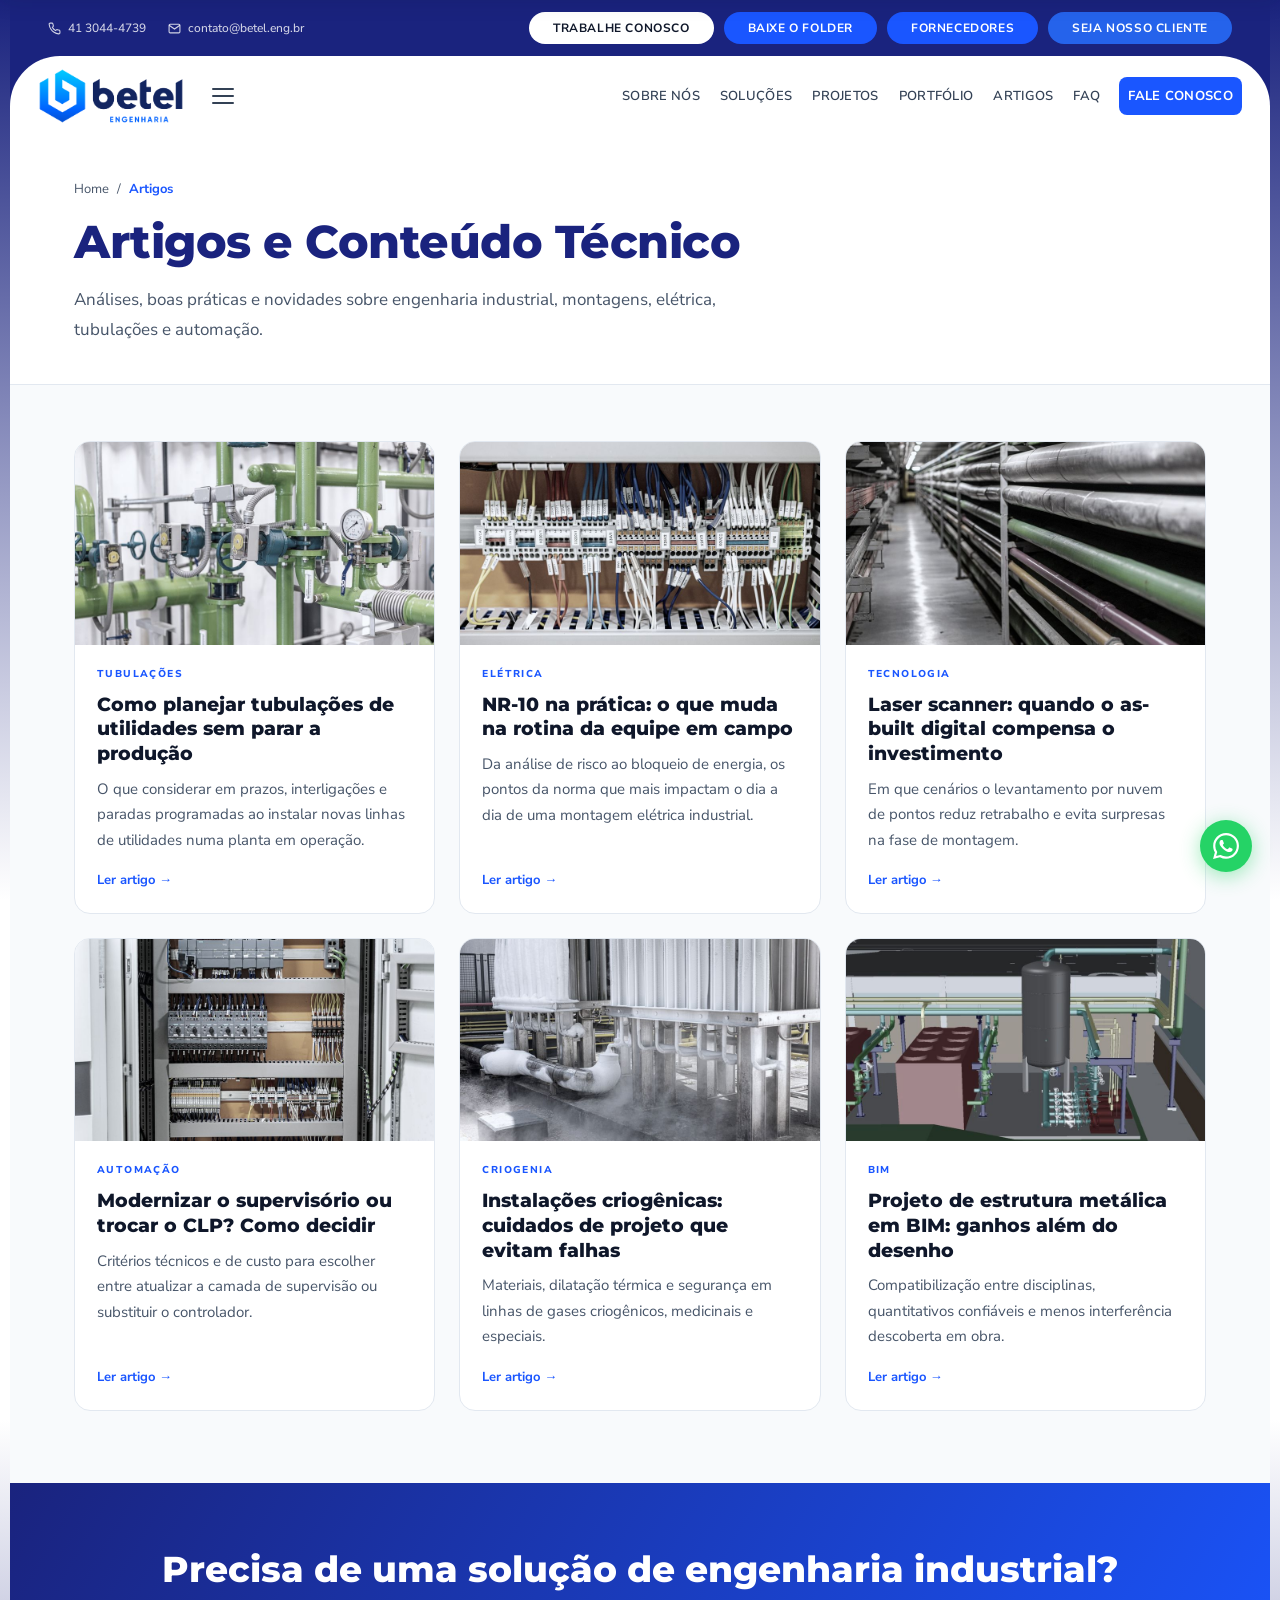
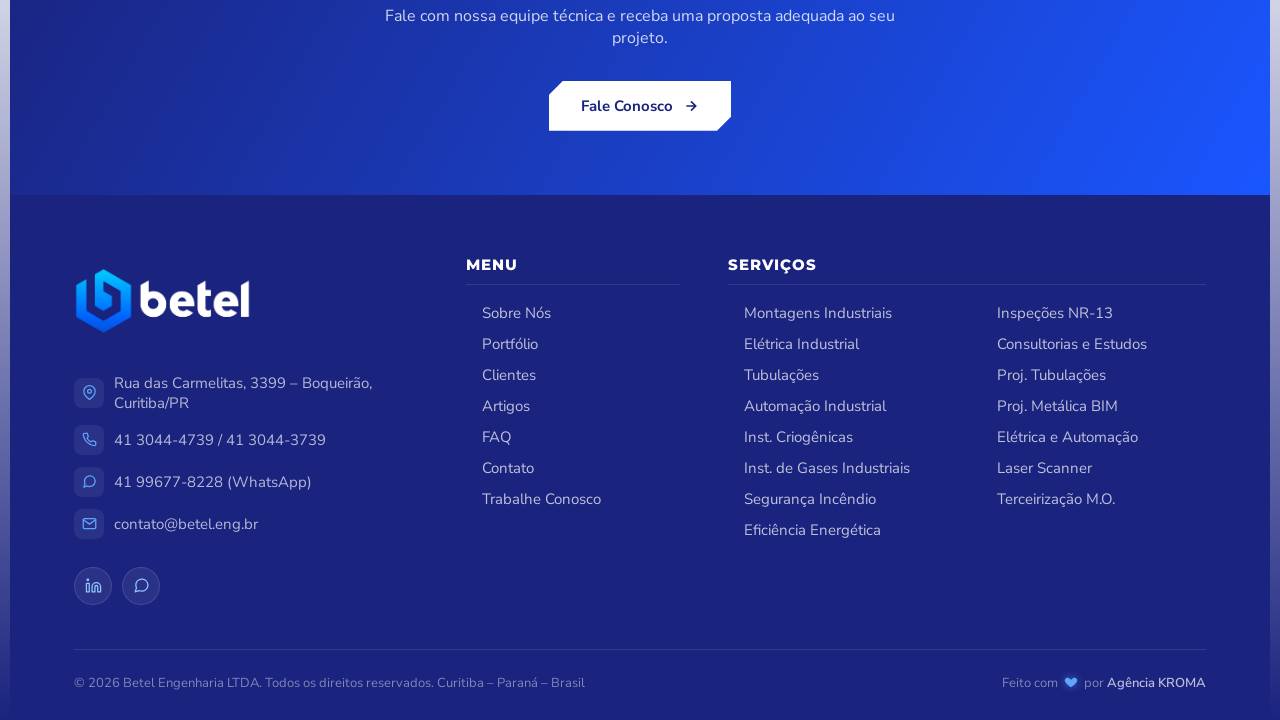
<file: artigos.html>
<!DOCTYPE html>
<html lang="pt-BR">
<head>
<meta charset="UTF-8">
<meta name="viewport" content="width=device-width, initial-scale=1.0">
<title>Artigos | Betel Engenharia | Conteúdo Técnico de Engenharia Industrial</title>
<meta name="description" content="Artigos e conteúdo técnico da Betel Engenharia sobre montagens industriais, elétrica, tubulações, automação e projetos de engenharia.">
<meta name="keywords" content="engenharia industrial, montagens industriais, elétrica industrial, tubulações industriais, automação industrial, Curitiba, Betel Engenharia">
<link rel="preconnect" href="https://fonts.googleapis.com">
<link href="https://fonts.googleapis.com/css2?family=Nunito+Sans:wght@300;400;500;600;700&family=Montserrat:wght@700;800;900&display=swap" rel="stylesheet">
<style>
  :root {
    --blue:#1A56FF;--blue-dark:#1A237E;--blue-mid:#2563EB;--blue-light:#EEF3FF;
    --dark:#0F172A;--dark-2:#1E293B;--gray-100:#F8FAFC;--gray-200:#F1F5F9;
    --gray-300:#E2E8F0;--gray-600:#475569;--gray-700:#334155;--white:#FFFFFF;
    --font-head:'Montserrat',sans-serif;--font-body:'Nunito Sans',sans-serif;
  }
  *{margin:0;padding:0;box-sizing:border-box;}
  body{font-family:var(--font-body);color:var(--dark);background:var(--white);overflow-x:hidden;font-size:16px;}

  /* HEADER WRAPPER
     Fundo navy contínuo atrás da topbar E da navbar. É ele que faz os cantos
     arredondados da navbar aparecerem: a navbar branca é recuada 10px de cada
     lado e o navy do wrapper vaza por trás do raio. */
  .header-wrap{background:#1A237E;}

  /* TOP BAR */
  .topbar{height:56px;padding:0 38px;display:flex;justify-content:space-between;align-items:center;gap:10px;font-size:12px;}
  /* Grupo à esquerda ocupa o espaço vazio da faixa navy. */
  .topbar-nav{display:flex;align-items:center;gap:22px;}
  .topbar-nav a{color:rgba(255,255,255,.8);text-decoration:none;font-size:12px;font-weight:600;letter-spacing:.6px;text-transform:uppercase;transition:color .2s;}
  .topbar-nav a:hover{color:#fff;}
  .topbar-tel{display:flex;align-items:center;gap:7px;white-space:nowrap;text-transform:none!important;letter-spacing:0!important;font-weight:500!important;}
  .topbar-tel svg{flex-shrink:0;}
  .topbar-right{display:flex;align-items:center;gap:10px;}
  .topbar-link{color:rgba(255,255,255,.85);text-decoration:none;font-weight:500;display:flex;align-items:center;gap:6px;padding-right:12px;transition:color .2s;}
  .topbar-link:hover{color:#fff;}
  .topbar-btn{display:inline-flex;align-items:center;height:32px;padding:0 24px;border-radius:20px;font-size:12px;font-weight:700;text-decoration:none;white-space:nowrap;transition:background .2s,transform .2s,box-shadow .2s;}
  .topbar-btn:hover{transform:translateY(-1px);}
  .topbar-btn.tb-white{background:#fff;color:var(--dark);}
  .topbar-btn.tb-white:hover{background:var(--gray-200);}
  .topbar-btn.tb-blue{background:var(--blue);color:#fff;}
  .topbar-btn.tb-blue:hover{background:#2563EB;box-shadow:0 4px 14px rgba(26,86,255,.4);}
  .topbar-btn.tb-blue-alt{background:#2563EB;color:#fff;}
  .topbar-btn.tb-blue-alt:hover{background:#1D4ED8;box-shadow:0 4px 14px rgba(37,99,235,.4);}

  /* NAVBAR */
  nav{background:var(--white);margin:0 10px;border-radius:50px 50px 0 0;padding:0 48px;height:80px;display:flex;align-items:center;justify-content:space-between;}
  .nav-left{display:flex;align-items:center;gap:20px;}
  .logo{padding:12px 0;display:block;}
  .logo img{height:56px;width:auto;display:block;}

  /* NAVBAR FIXA — some acima da tela e desce quando o header sai de vista.
     Espelha o comportamento do #menu-oculto do MSE. */
  .nav-sticky{position:fixed;top:0;left:0;right:0;height:64px;background:var(--white);
    padding:0 38px;display:flex;align-items:center;justify-content:space-between;
    z-index:250;box-shadow:0 2px 20px rgba(15,23,42,.12);
    transform:translateY(-100%);transition:transform .35s ease;}
  .nav-sticky.show{transform:translateY(0);}
  .nav-sticky .logo{padding:0;}
  .nav-sticky .logo img{height:42px;}
  .nav-sticky .nav-links a{padding:20px 12px;}

  /* HAMBURGER */
  .hamburger{display:flex;flex-direction:column;justify-content:center;gap:5px;cursor:pointer;padding:8px;border:none;background:transparent;border-radius:6px;transition:background .2s;}
  .hamburger:hover{background:var(--gray-200);}
  .hamburger span{display:block;width:22px;height:2px;background:var(--gray-700);border-radius:2px;transition:transform .3s, opacity .3s;}
  .hamburger.open span:nth-child(1){transform:translateY(7px) rotate(45deg);}
  .hamburger.open span:nth-child(2){opacity:0;}
  .hamburger.open span:nth-child(3){transform:translateY(-7px) rotate(-45deg);}

  /* MEGA MENU */
  .mega-menu{position:fixed;top:0;left:0;right:0;bottom:0;background:var(--white);z-index:300;padding:40px 64px;display:none;overflow-y:auto;}
  .mega-menu.open{display:block;animation:fadeIn .25s ease;}
  @keyframes fadeIn{from{opacity:0;transform:translateY(-10px)}to{opacity:1;transform:translateY(0)}}
  .mega-top{display:flex;align-items:center;justify-content:space-between;margin-bottom:52px;padding-bottom:20px;border-bottom:1px solid var(--gray-300);}
  .mega-top .logo img{height:44px;}
  .mega-close{width:40px;height:40px;border:none;background:var(--gray-200);border-radius:50%;cursor:pointer;display:flex;align-items:center;justify-content:center;font-size:20px;color:var(--gray-700);transition:background .2s;}
  .mega-close:hover{background:var(--gray-300);}
  .mega-grid{display:grid;grid-template-columns:repeat(4,1fr);gap:48px;}
  .mega-col h4{font-family:var(--font-head);font-size:13px;font-weight:800;color:var(--dark);text-transform:uppercase;letter-spacing:2px;margin-bottom:20px;padding-bottom:10px;border-bottom:2px solid var(--blue);}
  /* Bloco SERVIÇOS: ocupa duas colunas do mega-grid, com um título só e os
     links quebrados em 2 colunas (mesmo tratamento do footer). */
  .mega-col-wide{grid-column:span 2;}
  .mega-col-wide ul{columns:2;column-gap:32px;}
  .mega-col-wide ul li{break-inside:avoid;}
  .mega-col ul{list-style:none;}
  .mega-col ul li{margin-bottom:14px;}
  .mega-col ul a{font-size:17px;color:var(--gray-600);text-decoration:none;font-weight:400;display:flex;align-items:center;gap:8px;transition:color .2s,gap .2s;}
  .mega-col ul a::before{content:'→';font-size:11px;color:var(--blue);opacity:0;transition:opacity .2s;}
  .mega-col ul a:hover{color:var(--blue);gap:12px;}
  .mega-col ul a:hover::before{opacity:1;}

  .nav-links{display:flex;list-style:none;align-items:center;gap:2px;}
  .nav-links a{text-decoration:none;color:var(--gray-700);font-size:15px;font-weight:600;padding:20px 14px;display:block;transition:color .2s;position:relative;}
  .nav-links a::after{content:'';position:absolute;bottom:0;left:14px;right:14px;height:3px;background:var(--blue);border-radius:3px 3px 0 0;transform:scaleX(0);transition:transform .25s;}
  .nav-links a:hover{color:var(--blue);}
  .nav-links a:hover::after{transform:scaleX(1);}
  .nav-links a.active{color:var(--blue);}
  .nav-links a.active::after{transform:scaleX(1);}
  .nav-cta{background:var(--blue)!important;color:var(--white)!important;padding:10px 22px!important;border-radius:8px!important;font-weight:700!important;margin-left:8px;transition:background .2s!important;}
  .nav-cta:hover{background:var(--blue-dark)!important;}
  .nav-cta::after{display:none!important;}

  /* MOLDURA DO HERO
     Continua o navy do header e desce em degrade ate o branco nas laterais,
     igual ao MSE. Sem isso a faixa azul das bordas da navbar terminava
     cortada logo abaixo dela. O padding lateral de 10px casa com o
     margin:0 10px da navbar, entao as duas tiras ficam alinhadas. */
  .hero-frame{background:linear-gradient(180deg,#1A237E 0%,var(--white) 89%);padding:0 10px;}

  /* HERO */
  .hero{display:grid;grid-template-columns:1fr 1.45fr;min-height:540px;background:var(--blue-light);}
  .hero-left{background:var(--blue-light);padding:64px 52px 64px 64px;display:flex;flex-direction:column;justify-content:center;position:relative;overflow:hidden;}
  .hero-left::before{content:'';position:absolute;bottom:-120px;left:-80px;width:380px;height:380px;border-radius:50%;background:radial-gradient(circle,rgba(26,86,255,.10) 0%,transparent 70%);pointer-events:none;}
  .hero-eyebrow{display:inline-flex;align-items:center;gap:8px;background:rgba(26,86,255,.10);border:1px solid rgba(26,86,255,.25);color:var(--blue);font-size:12px;font-weight:700;letter-spacing:2px;text-transform:uppercase;padding:6px 14px;border-radius:100px;width:fit-content;margin-bottom:24px;}
  .hero-title{font-family:var(--font-head);font-size:clamp(38px,3.5vw,58px);font-weight:800;line-height:1.1;color:var(--dark);margin-bottom:20px;letter-spacing:-.5px;}
  .hero-title span{background:linear-gradient(135deg,var(--blue),var(--blue-dark));-webkit-background-clip:text;-webkit-text-fill-color:transparent;background-clip:text;}
  .hero-body{font-size:17px;line-height:1.75;color:var(--gray-600);max-width:420px;margin-bottom:36px;}
  .hero-stats{display:flex;margin-bottom:40px;background:var(--white);border:1px solid var(--gray-300);border-radius:12px;overflow:hidden;width:fit-content;box-shadow:0 2px 14px rgba(15,23,42,.05);}
  .stat{padding:16px 28px;text-align:center;border-right:1px solid var(--gray-300);}
  .stat:last-child{border-right:none;}
  .stat-num{font-family:var(--font-head);font-size:28px;font-weight:800;color:var(--dark);line-height:1;margin-bottom:4px;}
  .stat-num span{color:var(--blue);}
  .stat-label{font-size:11px;color:var(--gray-600);text-transform:uppercase;letter-spacing:1px;font-weight:600;}
  .hero-btn{display:inline-flex;align-items:center;gap:10px;background:var(--blue);color:var(--white);text-decoration:none;font-size:15px;font-weight:700;padding:15px 32px;border-radius:10px;width:fit-content;transition:background .2s,transform .2s,box-shadow .2s;box-shadow:0 4px 20px rgba(26,86,255,.35);}
  .hero-btn:hover{background:#2563EB;transform:translateY(-2px);box-shadow:0 8px 28px rgba(26,86,255,.45);}
  .hero-right{position:relative;overflow:hidden;}
  .hero-slide{position:absolute;inset:0;background-size:cover;background-position:center;opacity:0;transition:opacity .9s ease;image-rendering:-webkit-optimize-contrast;}
  .hero-slide.active{opacity:1;}
  /* Sem escurecimento na borda esquerda: o painel do hero agora e claro e o
     degrade criava uma emenda dura entre os dois lados. A legibilidade da
     legenda continua vindo do gradiente proprio de .slide-caption. */
  .hero-slide::after{content:'';position:absolute;inset:0;background:linear-gradient(to right,rgba(15,23,42,.12) 0%,transparent 35%);}
  .slide-caption{position:absolute;bottom:0;left:0;right:0;z-index:2;padding:32px 32px 28px;background:linear-gradient(to top,rgba(15,23,42,.85) 0%,transparent 100%);}
  .slide-caption strong{display:block;font-family:var(--font-head);font-size:19px;font-weight:700;color:var(--white);margin-bottom:3px;}
  .slide-caption span{font-size:13px;color:rgba(255,255,255,.6);}
  .hero-dots{position:absolute;bottom:28px;right:28px;z-index:3;display:flex;gap:7px;}
  .hero-dot{width:7px;height:7px;border-radius:50%;background:rgba(255,255,255,.3);border:none;cursor:pointer;transition:background .2s,transform .2s;}
  .hero-dot.active{background:var(--blue);transform:scale(1.4);}

  /* TAGLINE */
  .tagline-strip{background:var(--gray-100);border-bottom:1px solid var(--gray-300);padding:32px 64px;text-align:center;}
  .tagline-strip p{font-family:var(--font-head);font-size:clamp(18px,1.6vw,25px);font-weight:700;color:var(--dark-2);}
  .tagline-strip a{display:inline-block;margin-top:8px;color:var(--blue);text-decoration:none;font-size:14px;font-weight:700;}
  .tagline-strip a:hover{text-decoration:underline;}

  /* SECTION COMMONS */
  .section-header{display:flex;align-items:center;justify-content:space-between;padding:52px 64px 24px;}
  .section-title{font-family:var(--font-head);font-size:clamp(24px,2.5vw,34px);font-weight:800;color:var(--dark);letter-spacing:-.3px;}
  .section-title span{color:var(--blue);}
  .see-all{font-size:14px;color:var(--blue);text-decoration:none;font-weight:700;display:flex;align-items:center;gap:5px;}
  .see-all:hover{text-decoration:underline;}

  /* CAROUSEL */
  .carousel-wrap{position:relative;padding:0 64px 52px;}
  .carousel-track{display:flex;gap:16px;overflow-x:auto;scroll-behavior:smooth;scrollbar-width:none;}
  .carousel-track::-webkit-scrollbar{display:none;}
  .card{flex:0 0 calc(25% - 12px);min-width:230px;border-radius:14px;overflow:hidden;position:relative;aspect-ratio:4/3;cursor:pointer;background:#111;box-shadow:0 2px 16px rgba(0,0,0,.1);transition:transform .35s,box-shadow .35s;}
  .card:hover{transform:translateY(-5px);box-shadow:0 12px 32px rgba(26,86,255,.18);}
  .card-img{width:100%;height:100%;object-fit:cover;display:block;transition:transform .5s ease;filter:brightness(.82);image-rendering:-webkit-optimize-contrast;}
  .card:hover .card-img{transform:scale(1.06);filter:brightness(.65);}
  .card-overlay{position:absolute;inset:0;background:linear-gradient(to top,rgba(15,23,42,.8) 0%,rgba(15,23,42,0) 55%);}
  .card-info{position:absolute;bottom:0;left:0;right:0;padding:20px 18px 16px;}
  .card-tag{display:inline-block;background:var(--blue);color:#fff;font-size:10px;font-weight:700;text-transform:uppercase;letter-spacing:1.5px;padding:3px 9px;border-radius:100px;margin-bottom:7px;}
  .card-name{font-family:var(--font-head);font-size:18px;font-weight:800;color:#fff;line-height:1.25;}
  .card-sub{font-size:13px;color:rgba(255,255,255,.65);margin-top:3px;}
  .card-plus{position:absolute;bottom:14px;right:14px;width:30px;height:30px;background:rgba(26,86,255,.7);border-radius:50%;display:flex;align-items:center;justify-content:center;color:#fff;font-size:18px;opacity:0;transition:opacity .25s;}
  .card:hover .card-plus{opacity:1;}
  .carousel-nav{position:absolute;top:calc(50% - 26px);transform:translateY(-50%);width:40px;height:40px;background:var(--white);border:1px solid var(--gray-300);border-radius:50%;cursor:pointer;display:flex;align-items:center;justify-content:center;box-shadow:0 2px 12px rgba(0,0,0,.1);z-index:2;transition:background .2s,border-color .2s;color:var(--gray-700);}
  .carousel-nav:hover{background:var(--blue);border-color:var(--blue);color:#fff;}
  .carousel-prev{left:16px;}
  .carousel-next{right:16px;}

  /* ===== SEGMENTOS — LIGHT BLUE BLOCK ===== */
  .segmentos{background:var(--blue-light);padding:72px 64px;position:relative;overflow:hidden;}

  /* Particle canvas */
  #seg-canvas{position:absolute;inset:0;pointer-events:none;z-index:0;}

  /* Soft glow orbs */
  .seg-orb{position:absolute;border-radius:50%;pointer-events:none;z-index:0;}
  .seg-orb-1{width:600px;height:600px;top:-200px;right:-150px;background:radial-gradient(circle,rgba(26,86,255,.10) 0%,transparent 65%);}
  .seg-orb-2{width:400px;height:400px;bottom:-100px;left:-100px;background:radial-gradient(circle,rgba(14,116,233,.09) 0%,transparent 65%);}

  .segmentos-headline{text-align:center;margin-bottom:48px;position:relative;z-index:1;}
  .segmentos-headline h2{font-family:var(--font-head);font-size:clamp(22px,2.2vw,30px);font-weight:800;color:var(--dark);margin-bottom:10px;}
  .segmentos-headline h2 em{color:var(--blue);font-style:normal;}
  .segmentos-headline p{font-size:16px;color:var(--gray-600);}

  .segmentos-grid{display:grid;grid-template-columns:repeat(3,1fr);gap:16px;position:relative;z-index:1;}
  .seg-card{background:var(--white);padding:28px 26px 24px;border:1px solid var(--gray-300);border-radius:16px;transition:background .3s,border-color .3s,transform .3s,box-shadow .3s;position:relative;overflow:hidden;box-shadow:0 2px 14px rgba(15,23,42,.05);}
  .seg-card:hover{background:var(--blue-light);border-color:rgba(26,86,255,.35);transform:translateY(-4px);box-shadow:0 14px 30px rgba(26,86,255,.14);}
  /* shine sweep on hover */
  .seg-card::before{content:'';position:absolute;inset:0;background:linear-gradient(120deg,transparent 30%,rgba(26,86,255,.05) 50%,transparent 70%);transform:translateX(-100%);transition:transform .55s ease;}
  .seg-card:hover::before{transform:translateX(100%);}

  .seg-icon{width:52px;height:52px;background:rgba(26,86,255,.08);border:1px solid rgba(26,86,255,.22);border-radius:14px;display:flex;align-items:center;justify-content:center;margin-bottom:18px;}
  .seg-icon svg{width:26px;height:26px;stroke:var(--blue);fill:none;stroke-width:1.5;stroke-linecap:round;stroke-linejoin:round;}
  .seg-name{font-family:var(--font-head);font-size:18px;font-weight:800;color:var(--dark);margin-bottom:9px;}
  .seg-desc{font-size:15px;color:var(--gray-600);line-height:1.65;}
  .seg-link{display:inline-flex;align-items:center;gap:6px;margin-top:14px;font-size:13px;color:var(--blue);text-decoration:none;font-weight:700;transition:gap .2s;}
  .seg-link:hover{gap:10px;}

  /* SOBRE */
  .sobre{display:grid;grid-template-columns:1fr 1fr;min-height:480px;background:var(--white);}
  .sobre-img{position:relative;overflow:hidden;background:#111;}
  .sobre-img img{width:100%;height:100%;object-fit:cover;display:block;filter:brightness(.75);image-rendering:-webkit-optimize-contrast;}
  .sobre-badge{position:absolute;bottom:32px;left:32px;background:var(--blue);color:#fff;padding:16px 22px;border-radius:12px;font-family:var(--font-head);line-height:1.2;box-shadow:0 8px 24px rgba(26,86,255,.4);}
  .sobre-badge strong{display:block;font-size:32px;font-weight:800;}
  .sobre-badge span{font-size:12px;text-transform:uppercase;letter-spacing:1.5px;font-weight:600;opacity:.9;}
  .sobre-content{background:var(--gray-100);padding:72px 60px;display:flex;flex-direction:column;justify-content:center;}
  .sobre-eyebrow{font-size:12px;text-transform:uppercase;letter-spacing:3px;color:var(--blue);font-weight:700;margin-bottom:14px;}
  .sobre-title{font-family:var(--font-head);font-size:clamp(30px,3vw,44px);font-weight:800;line-height:1.1;color:var(--dark);margin-bottom:20px;letter-spacing:-.3px;}
  .sobre-text{font-size:17px;line-height:1.8;color:var(--gray-600);margin-bottom:28px;}
  .sobre-highlights{display:flex;gap:10px;flex-wrap:wrap;margin-bottom:32px;}
  .chip{background:var(--blue-light);color:var(--blue-dark);font-size:13px;font-weight:700;padding:6px 14px;border-radius:100px;border:1px solid rgba(26,86,255,.15);}
  .sobre-btn{display:inline-flex;align-items:center;gap:10px;background:var(--blue);color:var(--white);text-decoration:none;font-size:15px;font-weight:700;padding:13px 28px;border-radius:9px;width:fit-content;box-shadow:0 4px 16px rgba(26,86,255,.25);transition:background .2s,transform .2s;}
  .sobre-btn:hover{background:var(--blue-dark);transform:translateY(-1px);}

  /* EQUIPE — full-bleed image mirrored vs. Sobre */
  .equipe-strip{display:grid;grid-template-columns:1fr 1fr;min-height:500px;background:var(--white);border-top:1px solid var(--gray-300);border-bottom:1px solid var(--gray-300);}
  .equipe-text{background:var(--gray-200);padding:72px 60px;display:flex;flex-direction:column;justify-content:center;}
  .equipe-text h2{font-family:var(--font-head);font-size:clamp(26px,2.5vw,36px);font-weight:800;color:var(--dark);line-height:1.2;margin-bottom:16px;letter-spacing:-.3px;}
  .equipe-text h2 span{color:var(--blue);}
  .equipe-text p{font-size:17px;color:var(--gray-600);line-height:1.8;margin-bottom:28px;}
  .certifs{display:flex;gap:8px;flex-wrap:wrap;margin-bottom:32px;}
  .certif-tag{background:var(--white);border:1px solid rgba(26,86,255,.2);color:var(--blue-dark);font-size:12px;font-weight:700;text-transform:uppercase;letter-spacing:.8px;padding:6px 13px;border-radius:100px;}
  .equipe-img{position:relative;overflow:hidden;background:#0B1220;}
  .equipe-img img{width:100%;height:100%;object-fit:cover;display:block;}

  /* CLIENTES */
  .clientes{padding:52px 64px;background:var(--white);}
  .clientes-header{text-align:center;margin-bottom:40px;}
  .clientes-header h2{font-family:var(--font-head);font-size:28px;font-weight:800;color:var(--dark);margin-bottom:6px;}
  .clientes-header p{font-size:16px;color:var(--gray-600);}
  .clientes-grid{display:grid;grid-template-columns:repeat(6,1fr);gap:14px;}
  .cliente-item{background:var(--gray-100);border:1px solid var(--gray-300);border-radius:10px;padding:10px 12px;display:flex;align-items:center;justify-content:center;min-height:80px;filter:grayscale(100%);opacity:.55;transition:filter .3s,opacity .3s,transform .2s,box-shadow .2s;cursor:default;}
  .cliente-item:hover{filter:grayscale(0);opacity:1;transform:translateY(-2px);box-shadow:0 4px 16px rgba(26,86,255,.12);}
  .cliente-item img{max-width:100%;max-height:60px;object-fit:contain;display:block;}

  /* ARTIGOS (home) — 3 destaques logo antes do footer */
  .artigos-home{padding:0 64px 64px;background:var(--gray-100);}
  .artigos-grid{display:grid;grid-template-columns:repeat(3,1fr);gap:24px;}
  .artigo-card{background:var(--white);border:1px solid var(--gray-300);border-radius:16px;overflow:hidden;display:flex;flex-direction:column;transition:transform .3s,box-shadow .3s,border-color .3s;}
  .artigo-card:hover{transform:translateY(-4px);box-shadow:0 14px 32px rgba(26,86,255,.14);border-color:rgba(26,86,255,.35);}
  .artigo-thumb{aspect-ratio:16/9;overflow:hidden;background:#0B1220;}
  .artigo-thumb img{width:100%;height:100%;object-fit:cover;display:block;transition:transform .5s;}
  .artigo-card:hover .artigo-thumb img{transform:scale(1.05);}
  .artigo-body{padding:22px 22px 24px;display:flex;flex-direction:column;flex:1;}
  .artigo-tag{display:inline-block;background:var(--blue-light);color:var(--blue-dark);font-size:10px;font-weight:800;text-transform:uppercase;letter-spacing:1.4px;padding:4px 10px;border-radius:100px;margin-bottom:12px;width:fit-content;}
  .artigo-card h3{font-family:var(--font-head);font-size:19px;font-weight:800;line-height:1.3;color:var(--dark);margin-bottom:10px;}
  .artigo-card p{font-size:15px;line-height:1.7;color:var(--gray-600);margin-bottom:18px;flex:1;}
  .artigo-link{font-size:13px;font-weight:700;color:var(--blue);text-decoration:none;display:inline-flex;align-items:center;gap:6px;transition:gap .2s;}
  .artigo-link:hover{gap:10px;}

  /* FOOTER */
  footer{background-color:#1A237E;padding:60px 64px 28px;}
  .footer-grid{display:grid;grid-template-columns:1.6fr 1fr 1fr 1fr;gap:48px;margin-bottom:44px;}
  .footer-logo{display:block;margin-bottom:26px;}
  .footer-logo img{height:68px;width:auto;}
  .footer-contact{display:flex;flex-direction:column;gap:12px;margin-bottom:28px;}
  .fci{display:flex;align-items:center;gap:10px;font-size:15px;color:rgba(255,255,255,.68);}
  .fci a{color:rgba(255,255,255,.68);text-decoration:none;transition:color .2s;}
  .fci a:hover{color:#fff;}
  .fci-icon{width:30px;height:30px;background:rgba(255,255,255,.07);border-radius:8px;display:flex;align-items:center;justify-content:center;flex-shrink:0;}
  .fci-icon svg{width:15px;height:15px;stroke:#60A5FA;fill:none;stroke-width:2;stroke-linecap:round;stroke-linejoin:round;}
  .footer-social{display:flex;gap:10px;}
  .footer-social a{width:38px;height:38px;border-radius:50%;background:rgba(255,255,255,.07);border:1px solid rgba(255,255,255,.12);display:flex;align-items:center;justify-content:center;transition:background .2s,border-color .2s,transform .2s;}
  .footer-social a svg{width:17px;height:17px;stroke:#93C5FD;fill:none;stroke-width:1.8;stroke-linecap:round;stroke-linejoin:round;transition:stroke .2s;}
  .footer-social a:hover{background:var(--blue);border-color:var(--blue);transform:translateY(-3px);}
  .footer-social a:hover svg{stroke:#fff;}
  .footer-col h4{font-family:var(--font-head);font-size:15px;font-weight:800;color:var(--white);text-transform:uppercase;letter-spacing:1px;margin-bottom:18px;padding-bottom:10px;border-bottom:1px solid rgba(255,255,255,.1);}
  /* Bloco SERVIÇOS: ocupa as duas últimas colunas do grid, com um único título
     e a lista de links quebrada em 2 colunas. */
  .footer-col-wide{grid-column:span 2;}
  .footer-col-wide ul{columns:2;column-gap:28px;}
  .footer-col-wide ul li{break-inside:avoid;}
  .footer-col ul{list-style:none;}
  .footer-col ul li{margin-bottom:11px;}
  .footer-col ul a{font-size:15px;color:rgba(255,255,255,.72);text-decoration:none;transition:color .2s;display:flex;align-items:center;gap:6px;}
  .footer-col ul a::before{content:'→';font-size:10px;color:#60A5FA;opacity:0;transition:opacity .2s;}
  .footer-col ul a:hover{color:#fff;}
  .footer-col ul a:hover::before{opacity:1;}
  .footer-bottom{border-top:1px solid rgba(255,255,255,.1);padding-top:24px;display:flex;justify-content:space-between;align-items:center;font-size:13px;color:rgba(255,255,255,.45);flex-wrap:wrap;gap:8px;}
  .footer-bottom a{color:rgba(255,255,255,.7);text-decoration:none;font-weight:600;transition:color .2s;}
  .footer-bottom a:hover{color:#fff;}

  /* WA FLOAT */
  .wa-float{position:fixed;bottom:28px;right:28px;width:52px;height:52px;background:#25D366;border-radius:50%;display:flex;align-items:center;justify-content:center;box-shadow:0 4px 20px rgba(37,211,102,.45);z-index:200;text-decoration:none;transition:transform .3s;}
  .wa-float:hover{transform:scale(1.1);}
  .wa-float svg{width:26px;height:26px;fill:#fff;}

  @keyframes fadeUp{from{opacity:0;transform:translateY(18px)}to{opacity:1;transform:translateY(0)}}
  .hero-left>*{animation:fadeUp .65s ease both;}
  .hero-left>*:nth-child(1){animation-delay:.05s;}
  .hero-left>*:nth-child(2){animation-delay:.15s;}
  .hero-left>*:nth-child(3){animation-delay:.25s;}
  .hero-left>*:nth-child(4){animation-delay:.35s;}
  .hero-left>*:nth-child(5){animation-delay:.45s;}

  /* =========================================================
     RESPONSIVO
     Breakpoints: 1024px (tablet), 768px (mobile grande), 480px (mobile pequeno)
     ========================================================= */

  /* ---------- TABLET (<=1024px) ---------- */
  @media (max-width: 1024px){
    body{background:var(--gray-300);}
    .site-frame{margin:0 10px 10px;}
   
    .topbar{padding:0 18px;gap:12px;height:52px;}
    .topbar-nav{gap:14px;}
    .topbar-link{display:none;}
    .topbar-btn{padding:0 16px;height:30px;font-size:11px;}
    nav{padding:0 24px;height:72px;border-radius:40px 40px 0 0;}
    .nav-sticky{padding:0 24px;}
    .logo img{height:46px;}
    .nav-links{gap:0;}
    .nav-links li:not(:last-child){display:none;}
    .nav-links a{padding:16px 10px;}
    .nav-cta{padding:9px 16px!important;font-size:14px!important;}

    .mega-menu{padding:28px 32px;}
    .mega-grid{grid-template-columns:repeat(2,1fr);gap:32px 24px;}

    .hero{grid-template-columns:1fr;min-height:auto;}
    .hero-left{padding:48px 32px;}
    .hero-right{min-height:380px;}
    .hero-body{max-width:100%;}

    .tagline-strip{padding:26px 32px;}
    .section-header{padding:40px 32px 20px;}
    .carousel-wrap{padding:0 32px 40px;}
    .card{flex:0 0 calc(38% - 12px);min-width:200px;}

    .segmentos{padding:56px 32px;}
    .segmentos-grid{grid-template-columns:repeat(2,1fr);}

    .sobre{grid-template-columns:1fr;min-height:auto;}
    .sobre-img{min-height:340px;}
    .sobre-content{padding:52px 32px;}

    .equipe-strip{grid-template-columns:1fr;min-height:auto;}
    .equipe-img{min-height:340px;order:-1;}
    .equipe-text{padding:52px 32px;}

    .clientes{padding:44px 32px;}
    .clientes-grid{grid-template-columns:repeat(4,1fr);}

    .artigos-home{padding:0 32px 48px;}
    .artigos-grid{grid-template-columns:repeat(2,1fr);gap:20px;}

    footer{padding:48px 32px 24px;}
    .footer-grid{grid-template-columns:1fr 1fr;gap:36px;}
  }

  /* ---------- MOBILE (<=768px) ---------- */
  @media (max-width: 768px){
    /* Topbar vira uma faixa de pílulas rolável em vez de sumir — assim o
       "Baixe o Folder" continua acessível no celular. */
    .topbar{padding:0 14px;height:48px;justify-content:flex-start;overflow-x:auto;
      scrollbar-width:none;-webkit-overflow-scrolling:touch;}
    .topbar::-webkit-scrollbar{display:none;}
    .topbar-btn{flex:0 0 auto;}
    /* No celular so o telefone cabe na tira; o e-mail continua no rodape. */
    .topbar-nav{flex:0 0 auto;gap:0;}
    .topbar-nav a:not(.topbar-tel:first-child){display:none;}
    .topbar-nav .topbar-tel:first-child{padding-right:4px;}
    nav{padding:0 16px;height:64px;border-radius:28px 28px 0 0;}
    .nav-sticky{padding:0 16px;height:58px;}
    .logo img{height:40px;}
    .nav-left{gap:10px;}

    .mega-menu{padding:20px 20px;}
    .mega-top{margin-bottom:32px;padding-bottom:16px;}
    .mega-top .logo img{height:36px;}
    .mega-grid{grid-template-columns:1fr;gap:28px;}
    .mega-col-wide ul{columns:1;}
    .footer-col-wide ul{columns:1;}

    /* Tira lateral em degrade some no celular: 10px de cada lado numa tela
       estreita so rouba largura do conteudo. */
    .hero-frame{padding:0;background:none;}
    .hero-left{padding:40px 20px;}
    .hero-eyebrow{font-size:11px;padding:5px 12px;}
    .hero-title{margin-bottom:16px;}
    .hero-body{font-size:16px;margin-bottom:28px;}
    .hero-stats{flex-wrap:wrap;width:100%;}
    .stat{flex:1 1 33%;padding:12px 10px;}
    .hero-right{min-height:280px;}
    .slide-caption{padding:22px 20px 18px;}

    .tagline-strip{padding:22px 20px;}
    .section-header{padding:32px 20px 16px;flex-wrap:wrap;gap:8px;}
    .carousel-wrap{padding:0 20px 32px;}
    .card{flex:0 0 78%;min-width:0;}
    .carousel-nav{display:none;}

    .segmentos{padding:44px 20px;}
    .segmentos-headline{margin-bottom:32px;}
    .segmentos-grid{grid-template-columns:1fr;gap:14px;}

    .sobre-img{min-height:280px;}
    .sobre-content{padding:40px 20px;}
    .sobre-badge{left:20px;bottom:20px;padding:12px 16px;}
    .sobre-badge strong{font-size:26px;}

    .equipe-img{min-height:280px;}
    .equipe-text{padding:40px 20px;}
    .certifs{gap:6px;}

    .clientes{padding:36px 20px;}
    .clientes-header{margin-bottom:28px;}
    .clientes-grid{grid-template-columns:repeat(3,1fr);gap:10px;}
    .cliente-item{min-height:64px;padding:8px 8px;}
    .cliente-item img{max-height:46px;}

    .artigos-home{padding:0 20px 40px;}
    .artigos-grid{grid-template-columns:1fr;gap:16px;}

    footer{padding:40px 20px 20px;}
    .footer-grid{grid-template-columns:1fr;gap:32px;margin-bottom:32px;}
    .footer-social{flex-wrap:wrap;}
    .footer-bottom{flex-direction:column;align-items:flex-start;gap:10px;}

    .wa-float{width:48px;height:48px;bottom:20px;right:20px;}
    .wa-float svg{width:24px;height:24px;}
  }

  /* ---------- MOBILE PEQUENO (<=480px) ---------- */
  @media (max-width: 480px){
    .hero-stats{flex-wrap:nowrap;}
    .stat{padding:10px 6px;}
    .stat-num{font-size:22px;}
    .stat-label{font-size:9px;letter-spacing:.5px;}
    .hero-btn{width:100%;justify-content:center;padding:14px 20px;}

    .card{flex:0 0 88%;}

    .clientes-grid{grid-template-columns:repeat(2,1fr);}

    .footer-contact{gap:10px;}
    .fci{font-size:14px;}
  }
  /* ===== PAGINAS INTERNAS ===== */
  .page-title-simple{padding:44px 64px 40px;background:var(--white);border-bottom:1px solid var(--gray-300);}
  .breadcrumb{display:flex;align-items:center;gap:8px;font-size:13px;color:var(--gray-600);margin-bottom:18px;}
  .breadcrumb a{color:var(--gray-600);text-decoration:none;transition:color .2s;}
  .breadcrumb a:hover{color:var(--blue);}
  .breadcrumb span.current{color:var(--blue);font-weight:700;}
  .page-title-simple h1{font-family:var(--font-head);font-size:clamp(30px,3.6vw,46px);font-weight:800;line-height:1.15;color:var(--dark);letter-spacing:-.5px;max-width:820px;}
  .page-title-simple h1 span{color:var(--blue);}
  .page-title-simple p{font-size:17px;line-height:1.75;color:var(--gray-600);max-width:660px;margin-top:16px;}

  .cta-strip{background:linear-gradient(120deg,var(--blue-dark),var(--blue));padding:64px;text-align:center;position:relative;overflow:hidden;}
  .cta-strip h2{font-family:var(--font-head);font-size:clamp(24px,2.8vw,36px);font-weight:800;color:var(--white);margin-bottom:14px;}
  .cta-strip p{font-size:16px;color:rgba(255,255,255,.8);margin-bottom:32px;max-width:560px;margin-left:auto;margin-right:auto;}
  .cta-strip .hero-btn{background:var(--white);color:var(--blue-dark);margin:0 auto;box-shadow:0 8px 24px rgba(0,0,0,.2);}
  .cta-strip .hero-btn:hover{background:var(--gray-100);}

  /* ===== ARTIGOS (pagina) =====
     Os estilos do .artigo-card ja vem do index.html, que tem a secao de
     artigos na home. Aqui so entra o wrapper especifico da pagina. */
  .artigos-wrap{padding:56px 64px 72px;background:var(--gray-100);}

  /* ===== FAQ ===== */
  .faq-wrap{padding:56px 64px 72px;max-width:920px;margin:0 auto;}
  .faq-group{margin-bottom:38px;}
  .faq-group h2{font-family:var(--font-head);font-size:15px;font-weight:800;text-transform:uppercase;letter-spacing:2px;color:var(--blue);margin-bottom:18px;padding-bottom:10px;border-bottom:2px solid var(--gray-300);}
  .faq-item{border:1px solid var(--gray-300);border-radius:12px;margin-bottom:12px;overflow:hidden;background:var(--white);transition:border-color .25s,box-shadow .25s;}
  .faq-item.open{border-color:rgba(26,86,255,.4);box-shadow:0 6px 20px rgba(26,86,255,.10);}
  .faq-q{width:100%;text-align:left;background:none;border:none;cursor:pointer;font-family:var(--font-body);font-size:16px;font-weight:700;color:var(--dark);padding:18px 52px 18px 22px;position:relative;display:block;transition:color .2s;}
  .faq-q:hover{color:var(--blue);}
  .faq-q::after{content:'+';position:absolute;right:22px;top:50%;transform:translateY(-50%);font-size:22px;font-weight:400;color:var(--blue);transition:transform .25s;}
  .faq-item.open .faq-q::after{transform:translateY(-50%) rotate(45deg);}
  .faq-a{max-height:0;overflow:hidden;transition:max-height .3s ease;}
  .faq-a div{padding:0 22px 20px;font-size:15px;line-height:1.75;color:var(--gray-600);}
  .faq-item.open .faq-a{max-height:420px;}

  @media (max-width:1024px){
    .page-title-simple{padding:36px 32px 32px;}
    .cta-strip{padding:48px 32px;}
    .artigos-wrap{padding:44px 32px 56px;}
    .artigos-grid{grid-template-columns:repeat(2,1fr);}
    .faq-wrap{padding:44px 32px 56px;}
  }
  @media (max-width:768px){
    .page-title-simple{padding:28px 20px 26px;}
    .page-title-simple p{font-size:16px;}
    .cta-strip{padding:40px 20px;}
    .artigos-wrap{padding:36px 20px 48px;}
    .artigos-grid{grid-template-columns:1fr;}
    .faq-wrap{padding:36px 20px 48px;}
  }

  /* =========================================================
     AJUSTES 11/2026
     ========================================================= */
  /* Menu e barra superior em caixa alta */
  .nav-links a,.topbar-btn,.topbar a,.topbar-nav a,.mega-actions a{text-transform:uppercase;letter-spacing:.6px;}
  .nav-links a{font-size:14px;}
  .topbar a[href^="mailto"],.topbar-nav a[href^="mailto"]{text-transform:none!important;letter-spacing:0!important;}

  /* Titulos em uma cor so (azul escuro), sem destaque em duas cores */
  .hero-title,.section-title,.sobre-title,.equipe-text h2,.segmentos-headline h2,.clientes-header h2,
  .section-header-center h2,.page-title-simple h1,.apresentacao h2,.pilar-content h2,.mvv-card h3{color:var(--blue-dark);}
  h1 span,h1 em,h2 span,h2 em,.hero-title span,.page-banner-title span,.section-title span{
    color:inherit!important;background:none!important;-webkit-text-fill-color:currentColor!important;font-style:normal;}

  /* Sem "baloes": rotulos viram texto simples */
  .hero-eyebrow{background:none!important;border:none!important;padding:0!important;border-radius:0!important;}
  .artigo-tag,.seg-badge{background:none!important;padding:0!important;border-radius:0!important;color:var(--blue)!important;}

  /* Topicos (substituem os baloes de termos) */
  .topicos{text-align:left;list-style:none;margin:0 0 28px;padding:0;display:flex;flex-direction:column;gap:10px;}
  .topicos li{position:relative;padding-left:26px;font-size:16px;font-weight:600;color:var(--gray-700);line-height:1.45;}
  .topicos li::before{content:'';position:absolute;left:0;top:5px;width:14px;height:14px;border-radius:3px;
    background:var(--blue);-webkit-mask:url("data:image/svg+xml,%3Csvg xmlns='http://www.w3.org/2000/svg' viewBox='0 0 24 24'%3E%3Cpath d='M20 6L9 17l-5-5' fill='none' stroke='black' stroke-width='4' stroke-linecap='round' stroke-linejoin='round'/%3E%3C/svg%3E") center/contain no-repeat;
    mask:url("data:image/svg+xml,%3Csvg xmlns='http://www.w3.org/2000/svg' viewBox='0 0 24 24'%3E%3Cpath d='M20 6L9 17l-5-5' fill='none' stroke='black' stroke-width='4' stroke-linecap='round' stroke-linejoin='round'/%3E%3C/svg%3E") center/contain no-repeat;}

  /* Videos de fundo mais discretos, no mesmo tom das fotos */
  .video-hero video{filter:saturate(.4) brightness(.95)!important;}

  /* Cards dos carrosseis agora sao links */
  a.card{display:block;text-decoration:none;color:inherit;}

  /* Botao voltar ao topo */
  .to-top{position:fixed;right:30px;bottom:92px;width:46px;height:46px;border-radius:50%;border:none;cursor:pointer;
    background:var(--blue-dark);color:#fff;display:flex;align-items:center;justify-content:center;z-index:199;
    box-shadow:0 4px 16px rgba(15,23,42,.25);opacity:0;visibility:hidden;transform:translateY(10px);
    transition:opacity .25s,transform .25s,visibility .25s,background .2s;}
  .to-top.show{opacity:1;visibility:visible;transform:translateY(0);}
  .to-top:hover{background:var(--blue);}
  .to-top svg{width:20px;height:20px;}
  @media (max-width:768px){.to-top{right:22px;bottom:80px;width:42px;height:42px;}}

  /* =========================================================
     AJUSTES 18/11/2026
     ========================================================= */
  /* Botoes com cantos chanfrados (sup. esquerdo e inf. direito) */
  .hero-btn,.sobre-btn,.cf-submit,.btn-chanfro{border-radius:0!important;
    clip-path:polygon(14px 0,100% 0,100% calc(100% - 14px),calc(100% - 14px) 100%,0 100%,0 14px);}
  .pf-filter{border-radius:0!important;
    clip-path:polygon(9px 0,100% 0,100% calc(100% - 9px),calc(100% - 9px) 100%,0 100%,0 9px);}
  .hero-btn:hover,.sobre-btn:hover,.cf-submit:hover{transform:none!important;}

  /* Icone dos topicos igual ao da pagina Solucoes (check em circulo) */
  .topicos li{padding-left:30px;}
  .topicos li::before{width:20px!important;height:20px!important;top:0!important;border-radius:0!important;
    -webkit-mask:url("data:image/svg+xml,%3Csvg xmlns='http://www.w3.org/2000/svg' viewBox='0 0 24 24' fill='none' stroke='black' stroke-width='2' stroke-linecap='round' stroke-linejoin='round'%3E%3Ccircle cx='12' cy='12' r='9'/%3E%3Cpath d='M9 12l2 2 4-4'/%3E%3C/svg%3E") center/contain no-repeat!important;mask:url("data:image/svg+xml,%3Csvg xmlns='http://www.w3.org/2000/svg' viewBox='0 0 24 24' fill='none' stroke='black' stroke-width='2' stroke-linecap='round' stroke-linejoin='round'%3E%3Ccircle cx='12' cy='12' r='9'/%3E%3Cpath d='M9 12l2 2 4-4'/%3E%3C/svg%3E") center/contain no-repeat!important;}


  /* Assinatura KROMA: coracao pulsando no azul claro do tema */
  .kroma-heart{display:inline-flex;vertical-align:-2px;margin:0 3px;animation:kromaPulse 1.2s ease-in-out infinite;transform-origin:center;}
  .kroma-heart svg{fill:#60A5FA;filter:drop-shadow(0 0 4px rgba(96,165,250,.55));}
  @keyframes kromaPulse{0%,100%{transform:scale(1)}15%{transform:scale(1.25)}30%{transform:scale(1)}45%{transform:scale(1.18)}60%{transform:scale(1)}}
  @media (prefers-reduced-motion:reduce){.kroma-heart{animation:none;}}

  /* Menu com 7 itens: nao quebrar linha em telas medias */
  nav .nav-links a{white-space:nowrap;}
  @media (min-width:1025px) and (max-width:1280px){nav .nav-links a{padding-left:9px!important;padding-right:9px!important;font-size:13px!important;letter-spacing:.3px!important;} nav{padding:0 28px!important;}}

  /* Moldura do site: todo o conteudo dentro das barras laterais em degrade (desktop) */
  @media (min-width:1025px){
    .site-frame{padding:0 10px;background:linear-gradient(180deg,#1A237E 0,#FFFFFF 900px,#FFFFFF calc(100% - 900px),#1A237E 100%);}
    .header-wrap nav{margin:0!important;}
    .hero-frame{padding:0!important;background:none!important;}
    .video-hero{left:10px!important;right:10px!important;width:auto!important;}
  }
</style>
</head>
<body>
<div class="site-frame">

<!-- HEADER (topbar + navbar sobre fundo navy contínuo) -->
<div class="header-wrap" id="headerWrap">

  <!-- TOP BAR -->
  <div class="topbar">
    <div class="topbar-nav">
      <a href="tel:4130444739" class="topbar-tel"><svg width="13" height="13" viewBox="0 0 24 24" fill="none" stroke="currentColor" stroke-width="2"><path d="M22 16.92v3a2 2 0 01-2.18 2 19.79 19.79 0 01-8.63-3.07 19.5 19.5 0 01-6-6 19.79 19.79 0 01-3.07-8.67A2 2 0 014.11 2h3a2 2 0 012 1.72c.127.96.361 1.903.7 2.81a2 2 0 01-.45 2.11L8.09 9.91a16 16 0 006 6l1.27-1.27a2 2 0 012.11-.45c.907.339 1.85.573 2.81.7A2 2 0 0122 16.92z"/></svg>41 3044-4739</a>
      <a href="mailto:contato@betel.eng.br" class="topbar-tel"><svg width="13" height="13" viewBox="0 0 24 24" fill="none" stroke="currentColor" stroke-width="2"><path d="M4 4h16c1.1 0 2 .9 2 2v12c0 1.1-.9 2-2 2H4c-1.1 0-2-.9-2-2V6c0-1.1.9-2 2-2z"/><polyline points="22,6 12,13 2,6"/></svg>contato@betel.eng.br</a>
    </div>
    <div class="topbar-right">
      <a href="trabalhe-conosco.html" class="topbar-btn tb-white">Trabalhe Conosco</a>
      <a href="downloads/folder-betel-2026.pdf" class="topbar-btn tb-blue" target="_blank">Baixe o Folder</a>
      <a href="fornecedores.html" class="topbar-btn tb-blue">Fornecedores</a>
      <a href="seja-nosso-cliente.html" class="topbar-btn tb-blue-alt">Seja Nosso Cliente</a>
    </div>
  </div>

  <!-- NAVBAR -->
  <nav>
    <div class="nav-left">
      <a href="index.html" class="logo">
        <img src="img/betel-logo-header-trimmed.png" alt="Betel Engenharia">
      </a>
      <button class="hamburger" id="hambBtn" onclick="toggleMenu()" aria-label="Menu">
        <span></span><span></span><span></span>
      </button>
    </div>
    <ul class="nav-links">
      <li><a href="sobre-nos.html">Sobre Nós</a></li>
      <li><a href="solucoes.html">Soluções</a></li>
      <li><a href="projetos.html">Projetos</a></li>
      <li><a href="portfolio.html">Portfólio</a></li>
      <li><a href="artigos.html">Artigos</a></li>
      <li><a href="faq.html">FAQ</a></li>
      <li><a href="contato.html" class="nav-cta">Fale Conosco</a></li>
    </ul>
  </nav>
</div>

<!-- NAVBAR FIXA (desce no scroll) -->
<div class="nav-sticky" id="navSticky">
  <div class="nav-left">
    <a href="index.html" class="logo">
      <img src="img/betel-logo-header-trimmed.png" alt="Betel Engenharia">
    </a>
    <button class="hamburger" onclick="toggleMenu()" aria-label="Menu">
      <span></span><span></span><span></span>
    </button>
  </div>
  <ul class="nav-links">
    <li><a href="sobre-nos.html">Sobre Nós</a></li>
    <li><a href="solucoes.html">Serviços</a></li>
    <li><a href="artigos.html">Artigos</a></li>
    <li><a href="faq.html">FAQ</a></li>
    <li><a href="contato.html" class="nav-cta">Fale Conosco</a></li>
  </ul>
</div>

<!-- MEGA MENU -->
<div class="mega-menu" id="megaMenu">
  <div class="mega-top">
    <a href="index.html" class="logo">
      <img src="img/betel-logo-header-trimmed.png" alt="Betel Engenharia">
    </a>
    <button class="mega-close" onclick="toggleMenu()">✕</button>
  </div>
  <div class="mega-grid">
    <div class="mega-col">
      <h4>betel</h4>
      <ul>
        <li><a href="institucional.html">Institucional</a></li>
        <li><a href="equipe.html">Equipe</a></li>
        <li><a href="portfolio.html">Portfólio</a></li>
        <li><a href="certificacoes.html">Certificações</a></li>
        <li><a href="sustentabilidade.html">Sustentabilidade</a></li>
        <li><a href="artigos.html">Artigos</a></li>
        <li><a href="faq.html">FAQ</a></li>
      </ul>
    </div>
    <div class="mega-col mega-col-wide">
      <h4>serviços</h4>
      <ul>
        <li><a href="solucoes.html#montagens">Montagens Industriais</a></li>
        <li><a href="solucoes.html#eletrica">Elétrica Industrial</a></li>
        <li><a href="solucoes.html#tubulacoes">Tubulações</a></li>
        <li><a href="solucoes.html#automacao">Automação Industrial</a></li>
        <li><a href="solucoes.html#criogenicas">Inst. Criogênicas</a></li>
        <li><a href="solucoes.html">Inst. de Gases Industriais</a></li>
        <li><a href="solucoes.html#incendio">Seg. Contra Incêndio</a></li>
        <li><a href="solucoes.html#eficiencia">Eficiência Energética</a></li>
        <li><a href="solucoes.html#inspecoes">Inspeções NR-13</a></li>
        <li><a href="projetos.html#consultorias">Consultorias e Estudos</a></li>
        <li><a href="projetos.html#tubulacoes">Proj. Tubulações</a></li>
        <li><a href="projetos.html#metalica-bim">Proj. Metálica (BIM)</a></li>
        <li><a href="projetos.html#eletrica-automacao">Elétrica e Automação</a></li>
        <li><a href="projetos.html#laser-scanner">Laser Scanner</a></li>
        <li><a href="projetos.html#terceirizacao">Terceirização M.O.</a></li>
      </ul>
    </div>
    <div class="mega-col">
      <h4>contatos</h4>
      <ul>
        <li><a href="contato.html">Fale Conosco</a></li>
        <li><a href="seja-nosso-cliente.html">Seja Nosso Cliente</a></li>
        <li><a href="trabalhe-conosco.html">Trabalhe Conosco</a></li>
        <li><a href="fornecedores.html">Fornecedores</a></li>
      </ul>
    </div>
  </div>
</div>

<!-- TITULO -->
<section class="page-title-simple">
  <div class="breadcrumb"><a href="index.html">Home</a><span>/</span><span class="current">Artigos</span></div>
  <h1>Artigos e Conteúdo Técnico</h1>
  <p>Análises, boas práticas e novidades sobre engenharia industrial, montagens, elétrica, tubulações e automação.</p>
</section>

<!-- LISTA -->
<section class="artigos-wrap">
  <div class="artigos-grid">

    <article class="artigo-card">
      <div class="artigo-thumb"><img loading="lazy" src="img/fotos/artigo-tubulacoes.jpg" alt="Tubulações industriais"></div>
      <div class="artigo-body">
        <span class="artigo-tag">Tubulações</span>
        <h3>Como planejar tubulações de utilidades sem parar a produção</h3>
        <p>O que considerar em prazos, interligações e paradas programadas ao instalar novas linhas de utilidades numa planta em operação.</p>
        <a href="#" class="artigo-link">Ler artigo →</a>
      </div>
    </article>

    <article class="artigo-card">
      <div class="artigo-thumb"><img loading="lazy" src="img/fotos/artigo-eletrica.jpg" alt="Elétrica industrial"></div>
      <div class="artigo-body">
        <span class="artigo-tag">Elétrica</span>
        <h3>NR-10 na prática: o que muda na rotina da equipe em campo</h3>
        <p>Da análise de risco ao bloqueio de energia, os pontos da norma que mais impactam o dia a dia de uma montagem elétrica industrial.</p>
        <a href="#" class="artigo-link">Ler artigo →</a>
      </div>
    </article>

    <article class="artigo-card">
      <div class="artigo-thumb"><img loading="lazy" src="img/fotos/artigo-laser.jpg" alt="Laser scanner"></div>
      <div class="artigo-body">
        <span class="artigo-tag">Tecnologia</span>
        <h3>Laser scanner: quando o as-built digital compensa o investimento</h3>
        <p>Em que cenários o levantamento por nuvem de pontos reduz retrabalho e evita surpresas na fase de montagem.</p>
        <a href="#" class="artigo-link">Ler artigo →</a>
      </div>
    </article>

    <article class="artigo-card">
      <div class="artigo-thumb"><img loading="lazy" src="img/fotos/artigo-automacao.jpg" alt="Automação industrial"></div>
      <div class="artigo-body">
        <span class="artigo-tag">Automação</span>
        <h3>Modernizar o supervisório ou trocar o CLP? Como decidir</h3>
        <p>Critérios técnicos e de custo para escolher entre atualizar a camada de supervisão ou substituir o controlador.</p>
        <a href="#" class="artigo-link">Ler artigo →</a>
      </div>
    </article>

    <article class="artigo-card">
      <div class="artigo-thumb"><img loading="lazy" src="img/fotos/artigo-criogenia.jpg" alt="Instalações criogênicas"></div>
      <div class="artigo-body">
        <span class="artigo-tag">Criogenia</span>
        <h3>Instalações criogênicas: cuidados de projeto que evitam falhas</h3>
        <p>Materiais, dilatação térmica e segurança em linhas de gases criogênicos, medicinais e especiais.</p>
        <a href="#" class="artigo-link">Ler artigo →</a>
      </div>
    </article>

    <article class="artigo-card">
      <div class="artigo-thumb"><img loading="lazy" src="img/fotos/artigo-bim.jpg" alt="Estruturas metálicas"></div>
      <div class="artigo-body">
        <span class="artigo-tag">BIM</span>
        <h3>Projeto de estrutura metálica em BIM: ganhos além do desenho</h3>
        <p>Compatibilização entre disciplinas, quantitativos confiáveis e menos interferência descoberta em obra.</p>
        <a href="#" class="artigo-link">Ler artigo →</a>
      </div>
    </article>

  </div>
</section>

<!-- CTA -->
<section class="cta-strip">
  <h2>Precisa de uma solução de engenharia industrial?</h2>
  <p>Fale com nossa equipe técnica e receba uma proposta adequada ao seu projeto.</p>
  <a href="contato.html" class="hero-btn">Fale Conosco <svg width="16" height="16" viewBox="0 0 24 24" fill="none" stroke="currentColor" stroke-width="2.5"><path d="M5 12h14M12 5l7 7-7 7"/></svg></a>
</section>

<!-- FOOTER -->
<footer>
  <div class="footer-grid">
    <div>
      <a href="index.html" class="logo footer-logo">
        <img src="img/betel-logo-footer-trimmed.png" alt="Betel Engenharia">
      </a>
      <div class="footer-contact">
        <div class="fci"><div class="fci-icon"><svg viewBox="0 0 24 24"><path d="M21 10c0 7-9 13-9 13s-9-6-9-13a9 9 0 0118 0z"/><circle cx="12" cy="10" r="3"/></svg></div><a href="https://maps.app.goo.gl/fPSEUR7VWBMyC5i99" target="_blank">Rua das Carmelitas, 3399 – Boqueirão, Curitiba/PR</a></div>
        <div class="fci"><div class="fci-icon"><svg viewBox="0 0 24 24"><path d="M22 16.92v3a2 2 0 01-2.18 2 19.79 19.79 0 01-8.63-3.07 19.5 19.5 0 01-6-6 19.79 19.79 0 01-3.07-8.67A2 2 0 014.11 2h3a2 2 0 012 1.72c.127.96.361 1.903.7 2.81a2 2 0 01-.45 2.11L8.09 9.91a16 16 0 006 6l1.27-1.27a2 2 0 012.11-.45c.907.339 1.85.573 2.81.7A2 2 0 0122 16.92z"/></svg></div><a href="tel:4130444739">41 3044-4739 / 41 3044-3739</a></div>
        <div class="fci"><div class="fci-icon"><svg viewBox="0 0 24 24"><path d="M21 11.5a8.38 8.38 0 01-.9 3.8 8.5 8.5 0 01-7.6 4.7 8.38 8.38 0 01-3.8-.9L3 21l1.9-5.7a8.38 8.38 0 01-.9-3.8 8.5 8.5 0 014.7-7.6 8.38 8.38 0 013.8-.9h.5a8.48 8.48 0 018 8v.5z"/></svg></div><a href="https://wa.me/5541996778228">41 99677-8228 (WhatsApp)</a></div>
        <div class="fci"><div class="fci-icon"><svg viewBox="0 0 24 24"><path d="M4 4h16c1.1 0 2 .9 2 2v12c0 1.1-.9 2-2 2H4c-1.1 0-2-.9-2-2V6c0-1.1.9-2 2-2z"/><polyline points="22,6 12,13 2,6"/></svg></div><a href="mailto:contato@betel.eng.br">contato@betel.eng.br</a></div>
      </div>
      <div class="footer-social">
        <a href="https://linkedin.com/company/betel-engenharia" target="_blank" title="LinkedIn"><svg viewBox="0 0 24 24"><path d="M16 8a6 6 0 016 6v7h-4v-7a2 2 0 00-2-2 2 2 0 00-2 2v7h-4v-7a6 6 0 016-6zM2 9h4v12H2z"/><circle cx="4" cy="4" r="2" fill="#93C5FD" stroke="none"/></svg></a>
        <a href="https://wa.me/5541996778228" target="_blank" title="WhatsApp"><svg viewBox="0 0 24 24"><path d="M21 11.5a8.38 8.38 0 01-.9 3.8 8.5 8.5 0 01-7.6 4.7 8.38 8.38 0 01-3.8-.9L3 21l1.9-5.7a8.38 8.38 0 01-.9-3.8 8.5 8.5 0 014.7-7.6 8.38 8.38 0 013.8-.9h.5a8.48 8.48 0 018 8v.5z"/></svg></a>
      </div>
    </div>
    <div class="footer-col">
      <h4>Menu</h4>
      <ul>
        <li><a href="sobre-nos.html">Sobre Nós</a></li>
        <li><a href="portfolio.html">Portfólio</a></li><li><a href="#clientes">Clientes</a></li>
        <li><a href="artigos.html">Artigos</a></li><li><a href="faq.html">FAQ</a></li>
        <li><a href="contato.html">Contato</a></li><li><a href="trabalhe-conosco.html">Trabalhe Conosco</a></li>
      </ul>
    </div>
    <div class="footer-col footer-col-wide">
      <h4>Serviços</h4>
      <ul>
        <li><a href="solucoes.html#montagens">Montagens Industriais</a></li>
        <li><a href="solucoes.html#eletrica">Elétrica Industrial</a></li>
        <li><a href="solucoes.html#tubulacoes">Tubulações</a></li>
        <li><a href="solucoes.html#automacao">Automação Industrial</a></li>
        <li><a href="solucoes.html#criogenicas">Inst. Criogênicas</a></li>
        <li><a href="solucoes.html">Inst. de Gases Industriais</a></li>
        <li><a href="solucoes.html#incendio">Segurança Incêndio</a></li>
        <li><a href="solucoes.html#eficiencia">Eficiência Energética</a></li>
        <li><a href="solucoes.html#inspecoes">Inspeções NR-13</a></li>
        <li><a href="projetos.html#consultorias">Consultorias e Estudos</a></li>
        <li><a href="projetos.html#tubulacoes">Proj. Tubulações</a></li>
        <li><a href="projetos.html#metalica-bim">Proj. Metálica BIM</a></li>
        <li><a href="projetos.html#eletrica-automacao">Elétrica e Automação</a></li>
        <li><a href="projetos.html#laser-scanner">Laser Scanner</a></li>
        <li><a href="projetos.html#terceirizacao">Terceirização M.O.</a></li>
      </ul>
    </div>
  </div>
  <div class="footer-bottom">
    <span>© 2026 Betel Engenharia LTDA. Todos os direitos reservados. Curitiba – Paraná – Brasil</span>
    <span>Feito com <span class="kroma-heart" aria-label="amor"><svg viewBox="0 0 24 24" width="14" height="14"><path d="M12 21s-7.5-4.6-10-9.3C.4 8.4 2.3 4.5 6 4.5c2.2 0 3.6 1.2 4.5 2.6.3.4.7.6 1.5.6s1.2-.2 1.5-.6c.9-1.4 2.3-2.6 4.5-2.6 3.7 0 5.6 3.9 4 7.2C19.5 16.4 12 21 12 21z"/></svg></span> por <a href="https://www.instagram.com/agenciakroma" target="_blank">Agência KROMA</a></span>
  </div>
</footer>

<a href="https://wa.me/5541996778228" class="wa-float" target="_blank" title="WhatsApp">
  <svg viewBox="0 0 24 24"><path d="M17.472 14.382c-.297-.149-1.758-.867-2.03-.967-.273-.099-.471-.148-.67.15-.197.297-.767.966-.94 1.164-.173.199-.347.223-.644.075-.297-.15-1.255-.463-2.39-1.475-.883-.788-1.48-1.761-1.653-2.059-.173-.297-.018-.458.13-.606.134-.133.298-.347.446-.52.149-.174.198-.298.298-.497.099-.198.05-.371-.025-.52-.075-.149-.669-1.612-.916-2.207-.242-.579-.487-.5-.669-.51-.173-.008-.371-.01-.57-.01-.198 0-.52.074-.792.372-.272.297-1.04 1.016-1.04 2.479 0 1.462 1.065 2.875 1.213 3.074.149.198 2.096 3.2 5.077 4.487.709.306 1.262.489 1.694.625.712.227 1.36.195 1.871.118.571-.085 1.758-.719 2.006-1.413.248-.694.248-1.289.173-1.413-.074-.124-.272-.198-.57-.347m-5.421 7.403h-.004a9.87 9.87 0 01-5.031-1.378l-.361-.214-3.741.982.998-3.648-.235-.374a9.86 9.86 0 01-1.51-5.26c.001-5.45 4.436-9.884 9.888-9.884 2.64 0 5.122 1.03 6.988 2.898a9.825 9.825 0 012.893 6.994c-.003 5.45-4.437 9.884-9.885 9.884m8.413-18.297A11.815 11.815 0 0012.05 0C5.495 0 .16 5.335.157 11.892c0 2.096.547 4.142 1.588 5.945L.057 24l6.305-1.654a11.882 11.882 0 005.683 1.448h.005c6.554 0 11.89-5.335 11.893-11.893a11.821 11.821 0 00-3.48-8.413Z"/></svg>
</a>

</div>
<script>
  // ── Navbar fixa: desce quando o header original sai de vista ──
  (function(){
    const wrap=document.getElementById('headerWrap');
    const sticky=document.getElementById('navSticky');
    if(!wrap||!sticky)return;
    let ticking=false;
    function check(){
      sticky.classList.toggle('show', window.scrollY > wrap.offsetHeight);
      ticking=false;
    }
    window.addEventListener('scroll',function(){
      if(!ticking){ticking=true;requestAnimationFrame(check);}
    },{passive:true});
    check();
  })();

  // ── Carousel ──
  function sc(id,dir){const t=document.getElementById(id);t.scrollBy({left:dir*(t.querySelector('.card').offsetWidth+16)*2,behavior:'smooth'});}

  // ── Hamburger / Mega Menu ──
  function toggleMenu(){
    const btn=document.getElementById('hambBtn');
    const menu=document.getElementById('megaMenu');
    btn.classList.toggle('open');
    menu.classList.toggle('open');
    document.body.style.overflow=menu.classList.contains('open')?'hidden':'';
  }

  // Fecha o mega menu ao clicar em qualquer link dele.
  // Necessário porque links para uma âncora (#id) na MESMA página não recarregam
  // o documento — sem isso, o menu continuava aberto por cima do conteúdo e
  // parecia que o clique "não fazia nada" ao navegar entre itens de Soluções.
  document.querySelectorAll('.mega-menu a').forEach(function(link){
    link.addEventListener('click', function(){
      document.getElementById('hambBtn').classList.remove('open');
      document.getElementById('megaMenu').classList.remove('open');
      document.body.style.overflow='';
    });
  });

  // ── Particle canvas for segmentos (light theme) ──
  (function(){
    const canvas=document.getElementById('seg-canvas');
    if(!canvas)return;
    const ctx=canvas.getContext('2d');
    let W,H,pts=[];
    function resize(){
      const p=canvas.parentElement;
      W=canvas.width=p.offsetWidth;
      H=canvas.height=p.offsetHeight;
    }
    function mkPt(){
      return{x:Math.random()*W,y:Math.random()*H,vx:(Math.random()-.5)*.3,vy:(Math.random()-.5)*.3,r:Math.random()*1.5+.5};
    }
    function init(){resize();pts=[];for(let i=0;i<55;i++)pts.push(mkPt());}
    function draw(){
      ctx.clearRect(0,0,W,H);
      for(let i=0;i<pts.length;i++){
        for(let j=i+1;j<pts.length;j++){
          const dx=pts[i].x-pts[j].x,dy=pts[i].y-pts[j].y,d=Math.sqrt(dx*dx+dy*dy);
          if(d<120){
            ctx.beginPath();
            ctx.moveTo(pts[i].x,pts[i].y);
            ctx.lineTo(pts[j].x,pts[j].y);
            ctx.strokeStyle=`rgba(26,86,255,${(1-d/120)*.10})`;
            ctx.lineWidth=.8;
            ctx.stroke();
          }
        }
      }
      pts.forEach(p=>{
        ctx.beginPath();
        ctx.arc(p.x,p.y,p.r,0,Math.PI*2);
        ctx.fillStyle='rgba(26,86,255,0.22)';
        ctx.fill();
        p.x+=p.vx; p.y+=p.vy;
        if(p.x<0||p.x>W)p.vx*=-1;
        if(p.y<0||p.y>H)p.vy*=-1;
      });
      requestAnimationFrame(draw);
    }
    window.addEventListener('resize',()=>{resize();});
    init();draw();
  })();
</script>

<button class="to-top" id="toTop" aria-label="Voltar ao topo" title="Voltar ao topo"><svg viewBox="0 0 24 24" fill="none" stroke="currentColor" stroke-width="2.5" stroke-linecap="round" stroke-linejoin="round"><path d="M12 19V5M5 12l7-7 7 7"/></svg></button>
<script>
  (function(){
    var b=document.getElementById('toTop');if(!b)return;
    function f(){b.classList.toggle('show',window.scrollY>500);}
    window.addEventListener('scroll',f,{passive:true});f();
    b.addEventListener('click',function(){window.scrollTo({top:0,behavior:'smooth'});});
  })();
</script>
<script>
  // Botoes flutuantes (WhatsApp e voltar ao topo) sobem para ficar 5px acima da linha do rodape
  (function(){
    var line=document.querySelector('.footer-bottom');
    var els=[document.querySelector('.wa-float'),document.getElementById('toTop')].filter(Boolean);
    if(!line||!els.length)return;
    var lift=0,t=false;
    function upd(){
      var low=0;
      els.forEach(function(e){var b=e.getBoundingClientRect().bottom+lift; if(b>low)low=b;});
      var need=Math.max(0, low-(line.getBoundingClientRect().top-5));
      if(need!==lift){lift=need; els.forEach(function(e){e.style.translate='0 '+(-lift)+'px';});}
      t=false;
    }
    function q(){if(!t){t=true;requestAnimationFrame(upd);}}
    window.addEventListener('scroll',q,{passive:true});
    window.addEventListener('resize',q);
    upd();
  })();
</script>
<script src="js/logo-brilho.js" defer></script>
</body>
</html>
</file>
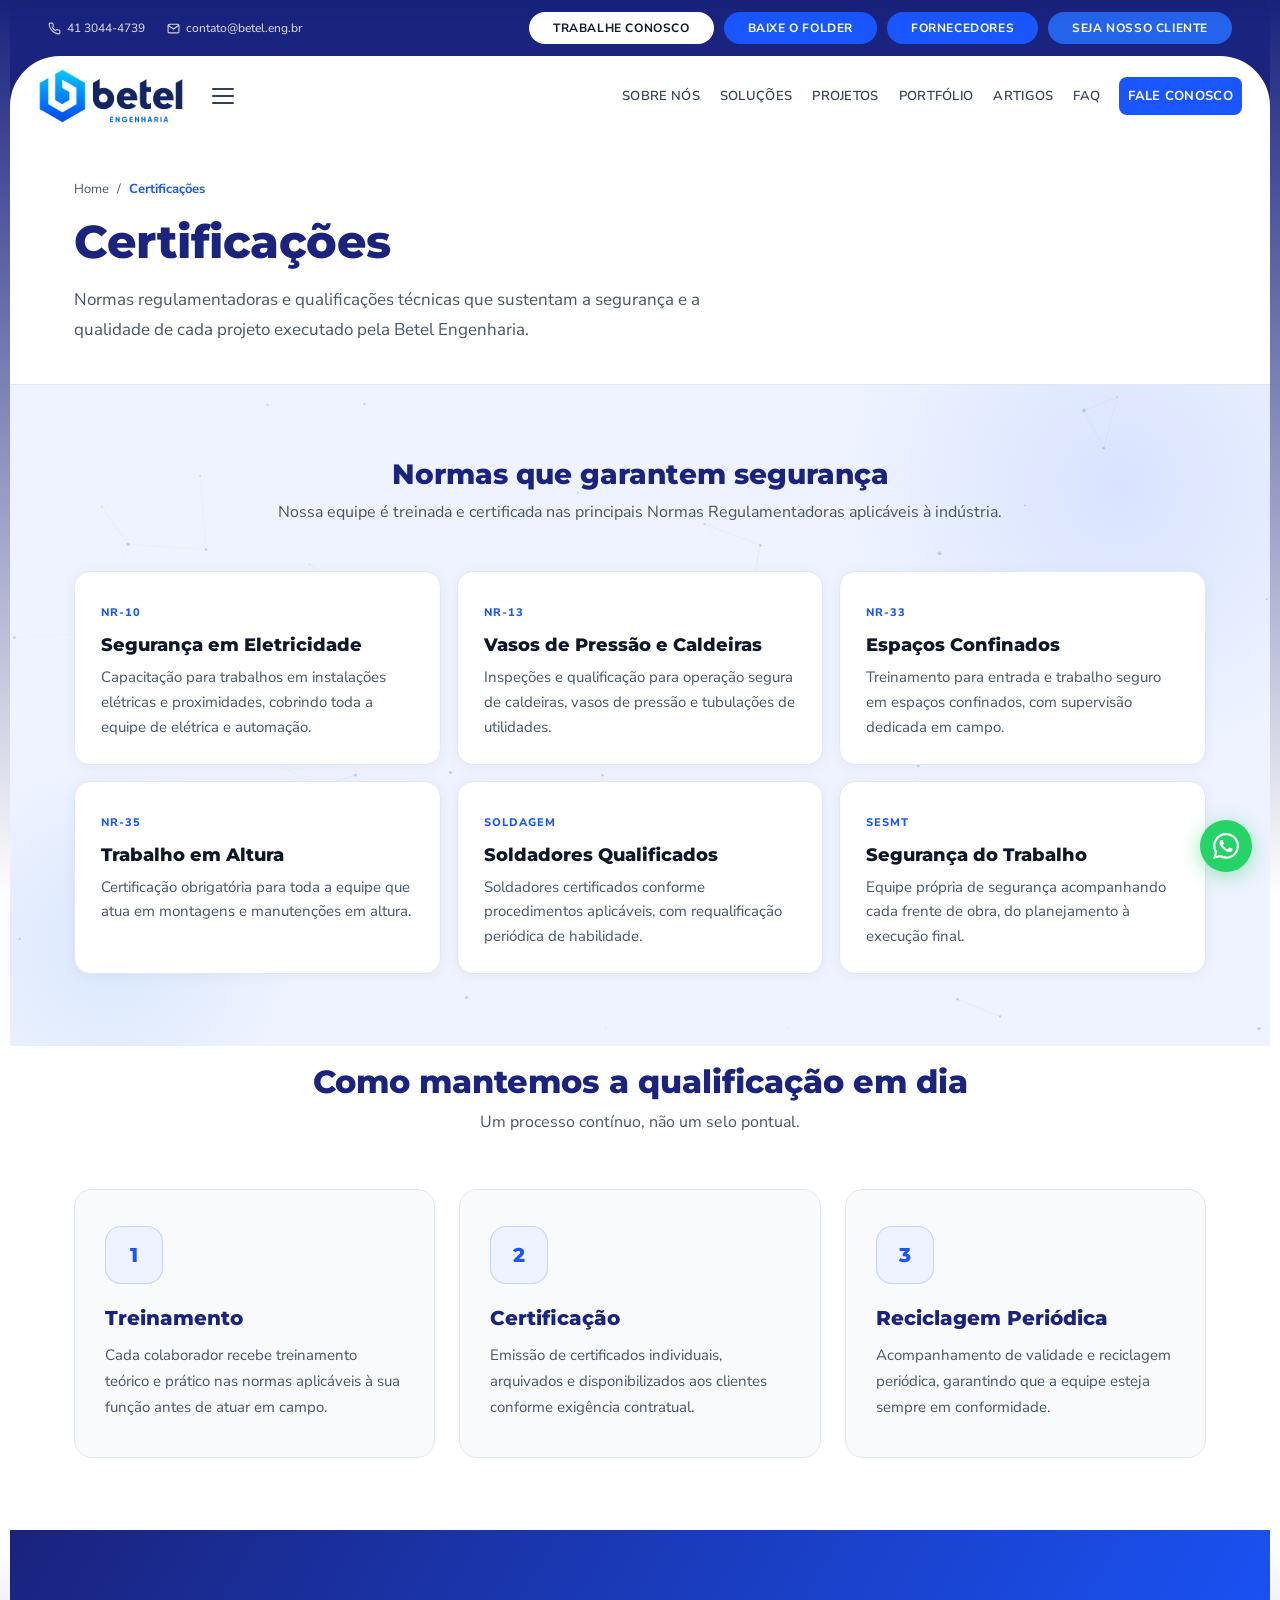
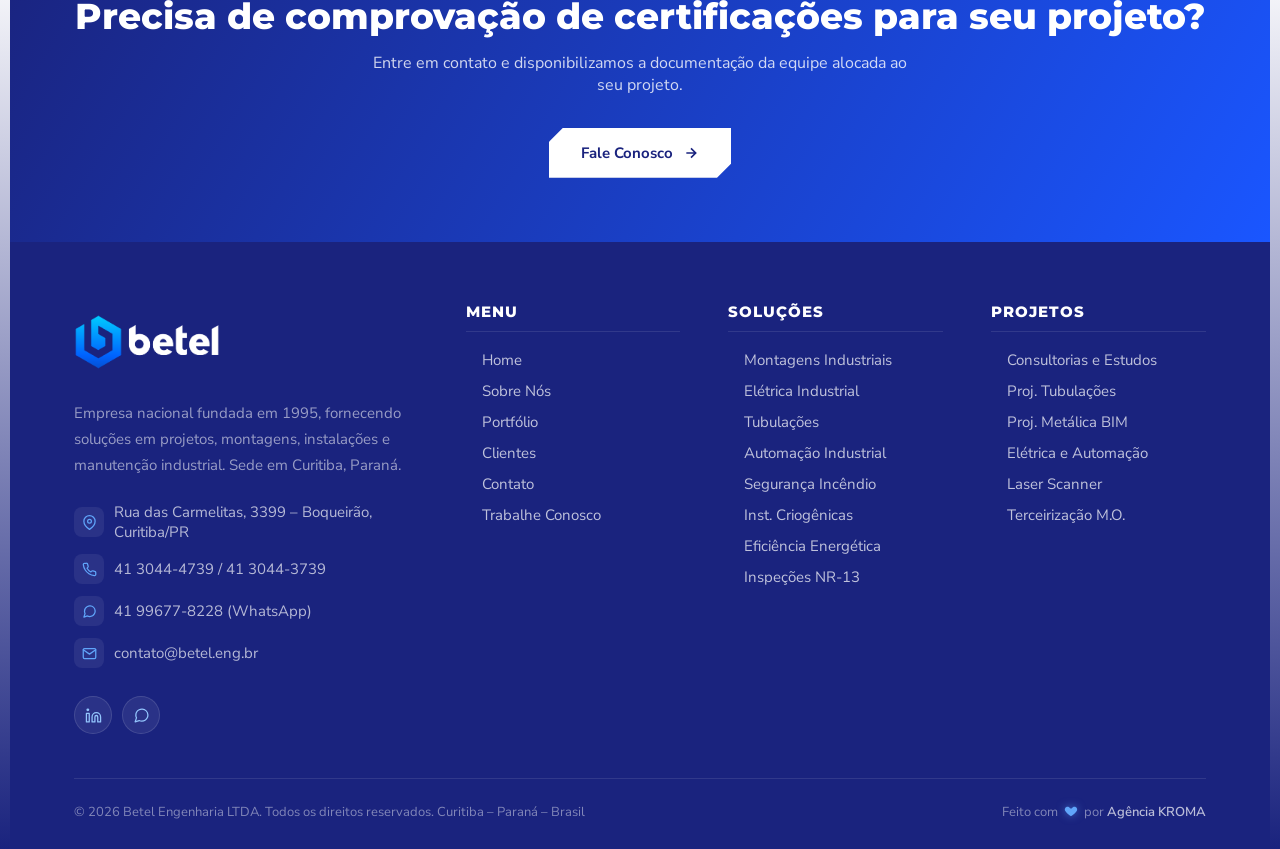
<file: certificacoes.html>
<!DOCTYPE html>
<html lang="pt-BR">
<head>
<meta charset="UTF-8">
<meta name="viewport" content="width=device-width, initial-scale=1.0">
<title>Certificações | Betel Engenharia | NR-10, NR-13, NR-33, NR-35</title>
<meta name="description" content="Certificações e normas regulamentadoras que sustentam a operação da Betel Engenharia: NR-10, NR-13, NR-33, NR-35 e soldadores qualificados, com reciclagem periódica da equipe.">
<meta name="keywords" content="certificações betel engenharia, NR-10, NR-13, NR-33, NR-35, soldadores qualificados, normas regulamentadoras">
<link rel="preconnect" href="https://fonts.googleapis.com">
<link rel="preconnect" href="https://fonts.gstatic.com" crossorigin>
<link href="https://fonts.googleapis.com/css2?family=Montserrat:wght@500;600;700;800&family=Nunito+Sans:wght@400;500;600;700;800&display=swap" rel="stylesheet">
<link rel="icon" href="img/betel-logo-header-trimmed.png">
<style>
  :root {
    --blue:#1A56FF;--blue-dark:#1A237E;--blue-mid:#2563EB;--blue-light:#EEF3FF;
    --dark:#0F172A;--dark-2:#1E293B;--gray-100:#F8FAFC;--gray-200:#F1F5F9;
    --gray-300:#E2E8F0;--gray-600:#475569;--gray-700:#334155;--white:#FFFFFF;
    --font-head:'Montserrat',sans-serif;--font-body:'Nunito Sans',sans-serif;
  }
  *{margin:0;padding:0;box-sizing:border-box;}
  body{font-family:var(--font-body);color:var(--dark);background:var(--white);overflow-x:hidden;font-size:16px;}

  /* TOP BAR */
  .topbar{background:#1A237E;color:rgba(255,255,255,.85);font-size:13px;font-weight:500;padding:8px 48px;display:flex;justify-content:flex-end;align-items:center;gap:24px;}
  .topbar a{color:rgba(255,255,255,.85);text-decoration:none;display:flex;align-items:center;gap:6px;transition:color .2s;}
  .topbar a:hover{color:#93C5FD;}
  .topbar-dot{width:3px;height:3px;background:rgba(255,255,255,.35);border-radius:50%;}

  /* NAVBAR */
  nav{background:var(--white);border-bottom:1px solid var(--gray-300);padding:0 48px;display:flex;align-items:center;justify-content:space-between;position:sticky;top:0;z-index:200;box-shadow:0 1px 16px rgba(26,86,255,.06);}
  .nav-left{display:flex;align-items:center;gap:20px;}
  .logo{padding:12px 0;display:block;}
  .logo img{height:56px;width:auto;display:block;}

  /* HAMBURGER */
  .hamburger{display:flex;flex-direction:column;justify-content:center;gap:5px;cursor:pointer;padding:8px;border:none;background:transparent;border-radius:6px;transition:background .2s;}
  .hamburger:hover{background:var(--gray-200);}
  .hamburger span{display:block;width:22px;height:2px;background:var(--gray-700);border-radius:2px;transition:transform .3s, opacity .3s;}
  .hamburger.open span:nth-child(1){transform:translateY(7px) rotate(45deg);}
  .hamburger.open span:nth-child(2){opacity:0;}
  .hamburger.open span:nth-child(3){transform:translateY(-7px) rotate(-45deg);}

  /* MEGA MENU */
  .mega-menu{position:fixed;top:0;left:0;right:0;bottom:0;background:var(--white);z-index:300;padding:40px 64px;display:none;overflow-y:auto;}
  .mega-menu.open{display:block;animation:fadeIn .25s ease;}
  @keyframes fadeIn{from{opacity:0;transform:translateY(-10px)}to{opacity:1;transform:translateY(0)}}
  .mega-top{display:flex;align-items:center;justify-content:space-between;margin-bottom:52px;padding-bottom:20px;border-bottom:1px solid var(--gray-300);}
  .mega-top .logo img{height:44px;}
  .mega-close{width:40px;height:40px;border:none;background:var(--gray-200);border-radius:50%;cursor:pointer;display:flex;align-items:center;justify-content:center;font-size:20px;color:var(--gray-700);transition:background .2s;}
  .mega-close:hover{background:var(--gray-300);}
  .mega-grid{display:grid;grid-template-columns:repeat(4,1fr);gap:48px;}
  .mega-col h4{font-family:var(--font-head);font-size:13px;font-weight:800;color:var(--dark);text-transform:uppercase;letter-spacing:2px;margin-bottom:20px;padding-bottom:10px;border-bottom:2px solid var(--blue);}
  .mega-col ul{list-style:none;}
  .mega-col ul li{margin-bottom:14px;}
  .mega-col ul a{font-size:17px;color:var(--gray-600);text-decoration:none;font-weight:400;display:flex;align-items:center;gap:8px;transition:color .2s,gap .2s;}
  .mega-col ul a::before{content:'→';font-size:11px;color:var(--blue);opacity:0;transition:opacity .2s;}
  .mega-col ul a:hover{color:var(--blue);gap:12px;}
  .mega-col ul a:hover::before{opacity:1;}

  .nav-links{display:flex;list-style:none;align-items:center;gap:2px;}
  .nav-links a{text-decoration:none;color:var(--gray-700);font-size:15px;font-weight:600;padding:20px 14px;display:block;transition:color .2s;position:relative;}
  .nav-links a::after{content:'';position:absolute;bottom:0;left:14px;right:14px;height:3px;background:var(--blue);border-radius:3px 3px 0 0;transform:scaleX(0);transition:transform .25s;}
  .nav-links a:hover{color:var(--blue);}
  .nav-links a:hover::after{transform:scaleX(1);}
  .nav-links a.active{color:var(--blue);}
  .nav-links a.active::after{transform:scaleX(1);}
  .nav-cta{background:var(--blue)!important;color:var(--white)!important;padding:10px 22px!important;border-radius:8px!important;font-weight:700!important;margin-left:8px;transition:background .2s!important;}
  .nav-cta:hover{background:var(--blue-dark)!important;}
  .nav-cta::after{display:none!important;}

  .hero-btn{display:inline-flex;align-items:center;gap:10px;background:var(--blue);color:var(--white);text-decoration:none;font-size:15px;font-weight:700;padding:15px 32px;border-radius:10px;width:fit-content;transition:background .2s,transform .2s,box-shadow .2s;box-shadow:0 4px 20px rgba(26,86,255,.35);}
  .hero-btn:hover{background:#2563EB;transform:translateY(-2px);box-shadow:0 8px 28px rgba(26,86,255,.45);}

  /* SEGMENTOS-STYLE GRID */
  .segmentos{background:var(--blue-light);padding:72px 64px;position:relative;overflow:hidden;}
  #seg-canvas{position:absolute;inset:0;pointer-events:none;z-index:0;}
  .seg-orb{position:absolute;border-radius:50%;pointer-events:none;z-index:0;}
  .seg-orb-1{width:600px;height:600px;top:-200px;right:-150px;background:radial-gradient(circle,rgba(26,86,255,.10) 0%,transparent 65%);}
  .seg-orb-2{width:400px;height:400px;bottom:-100px;left:-100px;background:radial-gradient(circle,rgba(14,116,233,.09) 0%,transparent 65%);}

  .segmentos-headline{text-align:center;margin-bottom:48px;position:relative;z-index:1;}
  .segmentos-headline h2{font-family:var(--font-head);font-size:clamp(22px,2.2vw,30px);font-weight:800;color:var(--dark);margin-bottom:10px;}
  .segmentos-headline h2 em{color:var(--blue);font-style:normal;}
  .segmentos-headline p{font-size:16px;color:var(--gray-600);}

  .segmentos-grid{display:grid;grid-template-columns:repeat(3,1fr);gap:16px;position:relative;z-index:1;}
  .seg-card{background:var(--white);padding:28px 26px 24px;border:1px solid var(--gray-300);border-radius:16px;transition:background .3s,border-color .3s,transform .3s,box-shadow .3s;position:relative;overflow:hidden;box-shadow:0 2px 14px rgba(15,23,42,.05);}
  .seg-card:hover{background:var(--blue-light);border-color:rgba(26,86,255,.35);transform:translateY(-4px);box-shadow:0 14px 30px rgba(26,86,255,.14);}
  .seg-card::before{content:'';position:absolute;inset:0;background:linear-gradient(120deg,transparent 30%,rgba(26,86,255,.05) 50%,transparent 70%);transform:translateX(-100%);transition:transform .55s ease;}
  .seg-card:hover::before{transform:translateX(100%);}

  .seg-icon{width:52px;height:52px;background:rgba(26,86,255,.08);border:1px solid rgba(26,86,255,.22);border-radius:14px;display:flex;align-items:center;justify-content:center;margin-bottom:18px;}
  .seg-icon svg{width:26px;height:26px;stroke:var(--blue);fill:none;stroke-width:1.5;stroke-linecap:round;stroke-linejoin:round;}
  .seg-name{font-family:var(--font-head);font-size:18px;font-weight:800;color:var(--dark);margin-bottom:9px;}
  .seg-desc{font-size:15px;color:var(--gray-600);line-height:1.65;}
  .seg-badge{display:inline-block;background:var(--blue);color:#fff;font-size:11px;font-weight:800;letter-spacing:1px;text-transform:uppercase;padding:4px 11px;border-radius:100px;margin-bottom:14px;}

  /* MVV-STYLE (reaproveitado p/ processo de qualificação) */
  .mvv{padding:16px 64px 72px;background:var(--white);}
  .mvv-grid{display:grid;grid-template-columns:repeat(3,1fr);gap:24px;}
  .mvv-card{background:var(--gray-100);border:1px solid var(--gray-300);border-radius:18px;padding:36px 30px;text-align:left;transition:transform .3s,box-shadow .3s,border-color .3s;position:relative;}
  .mvv-card:hover{transform:translateY(-4px);box-shadow:0 14px 32px rgba(26,86,255,.1);border-color:rgba(26,86,255,.3);}
  .mvv-icon{width:58px;height:58px;background:var(--blue-light);border:1px solid rgba(26,86,255,.2);border-radius:16px;display:flex;align-items:center;justify-content:center;margin-bottom:22px;font-family:var(--font-head);font-weight:800;color:var(--blue);font-size:20px;}
  .mvv-card h3{font-family:var(--font-head);font-size:20px;font-weight:800;color:var(--dark);margin-bottom:12px;}
  .mvv-card p{font-size:15px;color:var(--gray-600);line-height:1.75;}
  .section-header-center{text-align:center;margin-bottom:56px;}
  .section-header-center h2{font-family:var(--font-head);font-size:clamp(24px,2.5vw,34px);font-weight:800;color:var(--dark);}
  .section-header-center h2 span{color:var(--blue);}
  .section-header-center p{font-size:16px;color:var(--gray-600);margin-top:10px;}

  /* FOOTER */
  footer{background-color:#1A237E;padding:60px 64px 28px;}
  .footer-grid{display:grid;grid-template-columns:1.6fr 1fr 1fr 1fr;gap:48px;margin-bottom:44px;}
  .footer-logo{display:block;margin-bottom:18px;}
  .footer-logo img{height:50px;width:auto;}
  .footer-tagline{font-size:15px;line-height:1.75;color:rgba(255,255,255,.55);margin-bottom:24px;}
  .footer-contact{display:flex;flex-direction:column;gap:12px;margin-bottom:28px;}
  .fci{display:flex;align-items:center;gap:10px;font-size:15px;color:rgba(255,255,255,.68);}
  .fci a{color:rgba(255,255,255,.68);text-decoration:none;transition:color .2s;}
  .fci a:hover{color:#fff;}
  .fci-icon{width:30px;height:30px;background:rgba(255,255,255,.07);border-radius:8px;display:flex;align-items:center;justify-content:center;flex-shrink:0;}
  .fci-icon svg{width:15px;height:15px;stroke:#60A5FA;fill:none;stroke-width:2;stroke-linecap:round;stroke-linejoin:round;}
  .footer-social{display:flex;gap:10px;}
  .footer-social a{width:38px;height:38px;border-radius:50%;background:rgba(255,255,255,.07);border:1px solid rgba(255,255,255,.12);display:flex;align-items:center;justify-content:center;transition:background .2s,border-color .2s,transform .2s;}
  .footer-social a svg{width:17px;height:17px;stroke:#93C5FD;fill:none;stroke-width:1.8;stroke-linecap:round;stroke-linejoin:round;transition:stroke .2s;}
  .footer-social a:hover{background:var(--blue);border-color:var(--blue);transform:translateY(-3px);}
  .footer-social a:hover svg{stroke:#fff;}
  .footer-col h4{font-family:var(--font-head);font-size:15px;font-weight:800;color:var(--white);text-transform:uppercase;letter-spacing:1px;margin-bottom:18px;padding-bottom:10px;border-bottom:1px solid rgba(255,255,255,.1);}
  .footer-col ul{list-style:none;}
  .footer-col ul li{margin-bottom:11px;}
  .footer-col ul a{font-size:15px;color:rgba(255,255,255,.72);text-decoration:none;transition:color .2s;display:flex;align-items:center;gap:6px;}
  .footer-col ul a::before{content:'→';font-size:10px;color:#60A5FA;opacity:0;transition:opacity .2s;}
  .footer-col ul a:hover{color:#fff;}
  .footer-col ul a:hover::before{opacity:1;}
  .footer-bottom{border-top:1px solid rgba(255,255,255,.1);padding-top:24px;display:flex;justify-content:space-between;align-items:center;font-size:13px;color:rgba(255,255,255,.45);flex-wrap:wrap;gap:8px;}
  .footer-bottom a{color:rgba(255,255,255,.7);text-decoration:none;font-weight:600;transition:color .2s;}
  .footer-bottom a:hover{color:#fff;}

  /* WA FLOAT */
  .wa-float{position:fixed;bottom:28px;right:28px;width:52px;height:52px;background:#25D366;border-radius:50%;display:flex;align-items:center;justify-content:center;box-shadow:0 4px 20px rgba(37,211,102,.45);z-index:200;text-decoration:none;transition:transform .3s;}
  .wa-float:hover{transform:scale(1.1);}
  .wa-float svg{width:26px;height:26px;fill:#fff;}

  /* PÁGINA SECUNDÁRIA — SEM HERO, APENAS TÍTULO */
  .page-title-simple{padding:44px 64px 40px;background:var(--white);border-bottom:1px solid var(--gray-300);}
  .breadcrumb{display:flex;align-items:center;gap:8px;font-size:13px;color:var(--gray-600);margin-bottom:18px;}
  .breadcrumb a{color:var(--gray-600);text-decoration:none;transition:color .2s;}
  .breadcrumb a:hover{color:var(--blue);}
  .breadcrumb span.current{color:var(--blue);font-weight:700;}
  .page-title-simple h1{font-family:var(--font-head);font-size:clamp(30px,3.6vw,46px);font-weight:800;line-height:1.15;color:var(--dark);letter-spacing:-.5px;max-width:820px;}
  .page-title-simple h1 span{color:var(--blue);}
  .page-title-simple p{font-size:17px;line-height:1.75;color:var(--gray-600);max-width:660px;margin-top:16px;}

  /* CTA STRIP */
  .cta-strip{background:linear-gradient(120deg,var(--blue-dark),var(--blue));padding:64px;text-align:center;position:relative;overflow:hidden;}
  .cta-strip h2{font-family:var(--font-head);font-size:clamp(24px,2.8vw,36px);font-weight:800;color:var(--white);margin-bottom:14px;}
  .cta-strip p{font-size:16px;color:rgba(255,255,255,.8);margin-bottom:32px;max-width:560px;margin-left:auto;margin-right:auto;}
  .cta-strip .hero-btn{background:var(--white);color:var(--blue-dark);margin:0 auto;box-shadow:0 8px 24px rgba(0,0,0,.2);}
  .cta-strip .hero-btn:hover{background:var(--gray-100);}

  /* RESPONSIVO */
  @media (max-width: 1024px){
    body{background:var(--gray-300);}
    .site-frame{margin:0 10px 10px;}
    .topbar{padding:7px 24px;gap:16px;font-size:12px;}
    .topbar a svg{width:11px;height:11px;}
    nav{padding:0 24px;}
    .logo img{height:46px;}
    .nav-links{gap:0;}
    .nav-links li:not(:last-child){display:none;}
    .nav-links a{padding:16px 10px;}
    .nav-cta{padding:9px 16px!important;font-size:14px!important;}
    .mega-menu{padding:28px 32px;}
    .mega-grid{grid-template-columns:repeat(2,1fr);gap:32px 24px;}
    .segmentos{padding:56px 32px;}
    .segmentos-grid{grid-template-columns:repeat(2,1fr);}
    .mvv{padding:8px 32px 48px;}
    .mvv-grid{grid-template-columns:1fr;gap:18px;}
    .page-title-simple{padding:36px 32px 32px;}
    footer{padding:48px 32px 24px;}
    .footer-grid{grid-template-columns:1fr 1fr;gap:36px;}
    .cta-strip{padding:48px 32px;}
  }
  @media (max-width: 768px){
    .topbar{display:none;}
    nav{padding:0 16px;}
    .logo img{height:40px;}
    .nav-left{gap:10px;}
    .mega-menu{padding:20px 20px;}
    .mega-top{margin-bottom:32px;padding-bottom:16px;}
    .mega-top .logo img{height:36px;}
    .mega-grid{grid-template-columns:1fr;gap:28px;}
    .segmentos{padding:44px 20px;}
    .segmentos-headline{margin-bottom:32px;}
    .segmentos-grid{grid-template-columns:1fr;gap:14px;}
    .mvv{padding:8px 20px 40px;}
    .page-title-simple{padding:28px 20px 26px;}
    .page-title-simple p{font-size:16px;}
    footer{padding:40px 20px 20px;}
    .footer-grid{grid-template-columns:1fr;gap:32px;margin-bottom:32px;}
    .footer-social{flex-wrap:wrap;}
    .footer-bottom{flex-direction:column;align-items:flex-start;gap:10px;}
    .wa-float{width:48px;height:48px;bottom:20px;right:20px;}
    .wa-float svg{width:24px;height:24px;}
    .cta-strip{padding:40px 20px;}
  }

  /* =========================================================
     AJUSTES 11/2026
     ========================================================= */
  /* Menu e barra superior em caixa alta */
  .nav-links a,.topbar-btn,.topbar a,.topbar-nav a,.mega-actions a{text-transform:uppercase;letter-spacing:.6px;}
  .nav-links a{font-size:14px;}
  .topbar a[href^="mailto"],.topbar-nav a[href^="mailto"]{text-transform:none!important;letter-spacing:0!important;}

  /* Titulos em uma cor so (azul escuro), sem destaque em duas cores */
  .hero-title,.section-title,.sobre-title,.equipe-text h2,.segmentos-headline h2,.clientes-header h2,
  .section-header-center h2,.page-title-simple h1,.apresentacao h2,.pilar-content h2,.mvv-card h3{color:var(--blue-dark);}
  h1 span,h1 em,h2 span,h2 em,.hero-title span,.page-banner-title span,.section-title span{
    color:inherit!important;background:none!important;-webkit-text-fill-color:currentColor!important;font-style:normal;}

  /* Sem "baloes": rotulos viram texto simples */
  .hero-eyebrow{background:none!important;border:none!important;padding:0!important;border-radius:0!important;}
  .artigo-tag,.seg-badge{background:none!important;padding:0!important;border-radius:0!important;color:var(--blue)!important;}

  /* Topicos (substituem os baloes de termos) */
  .topicos{text-align:left;list-style:none;margin:0 0 28px;padding:0;display:flex;flex-direction:column;gap:10px;}
  .topicos li{position:relative;padding-left:26px;font-size:16px;font-weight:600;color:var(--gray-700);line-height:1.45;}
  .topicos li::before{content:'';position:absolute;left:0;top:5px;width:14px;height:14px;border-radius:3px;
    background:var(--blue);-webkit-mask:url("data:image/svg+xml,%3Csvg xmlns='http://www.w3.org/2000/svg' viewBox='0 0 24 24'%3E%3Cpath d='M20 6L9 17l-5-5' fill='none' stroke='black' stroke-width='4' stroke-linecap='round' stroke-linejoin='round'/%3E%3C/svg%3E") center/contain no-repeat;
    mask:url("data:image/svg+xml,%3Csvg xmlns='http://www.w3.org/2000/svg' viewBox='0 0 24 24'%3E%3Cpath d='M20 6L9 17l-5-5' fill='none' stroke='black' stroke-width='4' stroke-linecap='round' stroke-linejoin='round'/%3E%3C/svg%3E") center/contain no-repeat;}

  /* Videos de fundo mais discretos, no mesmo tom das fotos */
  .video-hero video{filter:saturate(.4) brightness(.95)!important;}

  /* Cards dos carrosseis agora sao links */
  a.card{display:block;text-decoration:none;color:inherit;}

  /* Botao voltar ao topo */
  .to-top{position:fixed;right:30px;bottom:92px;width:46px;height:46px;border-radius:50%;border:none;cursor:pointer;
    background:var(--blue-dark);color:#fff;display:flex;align-items:center;justify-content:center;z-index:199;
    box-shadow:0 4px 16px rgba(15,23,42,.25);opacity:0;visibility:hidden;transform:translateY(10px);
    transition:opacity .25s,transform .25s,visibility .25s,background .2s;}
  .to-top.show{opacity:1;visibility:visible;transform:translateY(0);}
  .to-top:hover{background:var(--blue);}
  .to-top svg{width:20px;height:20px;}
  @media (max-width:768px){.to-top{right:22px;bottom:80px;width:42px;height:42px;}}

  /* =========================================================
     AJUSTES 18/11/2026
     ========================================================= */
  /* Botoes com cantos chanfrados (sup. esquerdo e inf. direito) */
  .hero-btn,.sobre-btn,.cf-submit,.btn-chanfro{border-radius:0!important;
    clip-path:polygon(14px 0,100% 0,100% calc(100% - 14px),calc(100% - 14px) 100%,0 100%,0 14px);}
  .pf-filter{border-radius:0!important;
    clip-path:polygon(9px 0,100% 0,100% calc(100% - 9px),calc(100% - 9px) 100%,0 100%,0 9px);}
  .hero-btn:hover,.sobre-btn:hover,.cf-submit:hover{transform:none!important;}

  /* Icone dos topicos igual ao da pagina Solucoes (check em circulo) */
  .topicos li{padding-left:30px;}
  .topicos li::before{width:20px!important;height:20px!important;top:0!important;border-radius:0!important;
    -webkit-mask:url("data:image/svg+xml,%3Csvg xmlns='http://www.w3.org/2000/svg' viewBox='0 0 24 24' fill='none' stroke='black' stroke-width='2' stroke-linecap='round' stroke-linejoin='round'%3E%3Ccircle cx='12' cy='12' r='9'/%3E%3Cpath d='M9 12l2 2 4-4'/%3E%3C/svg%3E") center/contain no-repeat!important;mask:url("data:image/svg+xml,%3Csvg xmlns='http://www.w3.org/2000/svg' viewBox='0 0 24 24' fill='none' stroke='black' stroke-width='2' stroke-linecap='round' stroke-linejoin='round'%3E%3Ccircle cx='12' cy='12' r='9'/%3E%3Cpath d='M9 12l2 2 4-4'/%3E%3C/svg%3E") center/contain no-repeat!important;}


  /* Assinatura KROMA: coracao pulsando no azul claro do tema */
  .kroma-heart{display:inline-flex;vertical-align:-2px;margin:0 3px;animation:kromaPulse 1.2s ease-in-out infinite;transform-origin:center;}
  .kroma-heart svg{fill:#60A5FA;filter:drop-shadow(0 0 4px rgba(96,165,250,.55));}
  @keyframes kromaPulse{0%,100%{transform:scale(1)}15%{transform:scale(1.25)}30%{transform:scale(1)}45%{transform:scale(1.18)}60%{transform:scale(1)}}
  @media (prefers-reduced-motion:reduce){.kroma-heart{animation:none;}}

  /* Menu com 7 itens: nao quebrar linha em telas medias */
  nav .nav-links a{white-space:nowrap;}
  @media (min-width:1025px) and (max-width:1280px){nav .nav-links a{padding-left:9px!important;padding-right:9px!important;font-size:13px!important;letter-spacing:.3px!important;} nav{padding:0 28px!important;}}

  /* Moldura do site: todo o conteudo dentro das barras laterais em degrade (desktop) */
  @media (min-width:1025px){
    .site-frame{padding:0 10px;background:linear-gradient(180deg,#1A237E 0,#FFFFFF 900px,#FFFFFF calc(100% - 900px),#1A237E 100%);}
    .header-wrap nav{margin:0!important;}
    .hero-frame{padding:0!important;background:none!important;}
    .video-hero{left:10px!important;right:10px!important;width:auto!important;}
  }
</style>
<link rel="stylesheet" href="css/topo.css">
</head>
<body>
<div class="site-frame">

<!-- HEADER (topbar + navbar sobre fundo navy contínuo) -->
<div class="header-wrap" id="headerWrap">

  <!-- TOP BAR -->
  <div class="topbar">
    <div class="topbar-nav">
      <a href="tel:4130444739" class="topbar-tel"><svg width="13" height="13" viewBox="0 0 24 24" fill="none" stroke="currentColor" stroke-width="2"><path d="M22 16.92v3a2 2 0 01-2.18 2 19.79 19.79 0 01-8.63-3.07 19.5 19.5 0 01-6-6 19.79 19.79 0 01-3.07-8.67A2 2 0 014.11 2h3a2 2 0 012 1.72c.127.96.361 1.903.7 2.81a2 2 0 01-.45 2.11L8.09 9.91a16 16 0 006 6l1.27-1.27a2 2 0 012.11-.45c.907.339 1.85.573 2.81.7A2 2 0 0122 16.92z"/></svg>41 3044-4739</a>
      <a href="mailto:contato@betel.eng.br" class="topbar-tel"><svg width="13" height="13" viewBox="0 0 24 24" fill="none" stroke="currentColor" stroke-width="2"><path d="M4 4h16c1.1 0 2 .9 2 2v12c0 1.1-.9 2-2 2H4c-1.1 0-2-.9-2-2V6c0-1.1.9-2 2-2z"/><polyline points="22,6 12,13 2,6"/></svg>contato@betel.eng.br</a>
    </div>
    <div class="topbar-right">
      <a href="trabalhe-conosco.html" class="topbar-btn tb-white">Trabalhe Conosco</a>
      <a href="downloads/folder-betel-2026.pdf" class="topbar-btn tb-blue" target="_blank">Baixe o Folder</a>
      <a href="fornecedores.html" class="topbar-btn tb-blue">Fornecedores</a>
      <a href="seja-nosso-cliente.html" class="topbar-btn tb-blue-alt">Seja Nosso Cliente</a>
    </div>
  </div>

  <!-- NAVBAR -->
  <nav>
    <div class="nav-left">
      <a href="index.html" class="logo">
        <img src="img/betel-logo-header-trimmed.png" alt="Betel Engenharia">
      </a>
      <button class="hamburger" id="hambBtn" onclick="toggleMenu()" aria-label="Menu">
        <span></span><span></span><span></span>
      </button>
    </div>
    <ul class="nav-links">
      <li><a href="sobre-nos.html">Sobre Nós</a></li>
      <li><a href="solucoes.html">Soluções</a></li>
      <li><a href="projetos.html">Projetos</a></li>
      <li><a href="portfolio.html">Portfólio</a></li>
      <li><a href="artigos.html">Artigos</a></li>
      <li><a href="faq.html">FAQ</a></li>
      <li><a href="contato.html" class="nav-cta">Fale Conosco</a></li>
    </ul>
  </nav>
</div>

<!-- NAVBAR FIXA (desce no scroll) -->
<div class="nav-sticky" id="navSticky">
  <div class="nav-left">
    <a href="index.html" class="logo">
      <img src="img/betel-logo-header-trimmed.png" alt="Betel Engenharia">
    </a>
    <button class="hamburger" onclick="toggleMenu()" aria-label="Menu">
      <span></span><span></span><span></span>
    </button>
  </div>
  <ul class="nav-links">
    <li><a href="sobre-nos.html">Sobre Nós</a></li>
    <li><a href="solucoes.html">Serviços</a></li>
    <li><a href="artigos.html">Artigos</a></li>
    <li><a href="faq.html">FAQ</a></li>
    <li><a href="contato.html" class="nav-cta">Fale Conosco</a></li>
  </ul>
</div>

<!-- MEGA MENU -->
<div class="mega-menu" id="megaMenu">
  <div class="mega-top">
    <a href="index.html" class="logo">
      <img src="img/betel-logo-header-trimmed.png" alt="Betel Engenharia">
    </a>
    <button class="mega-close" onclick="toggleMenu()">✕</button>
  </div>
  <div class="mega-grid">
    <div class="mega-col">
      <h4>betel</h4>
      <ul>
        <li><a href="institucional.html">Institucional</a></li>
        <li><a href="equipe.html">Equipe</a></li>
        <li><a href="portfolio.html">Portfólio</a></li>
        <li><a href="certificacoes.html">Certificações</a></li>
        <li><a href="sustentabilidade.html">Sustentabilidade</a></li>
        <li><a href="artigos.html">Artigos</a></li>
        <li><a href="faq.html">FAQ</a></li>
      </ul>
    </div>
    <div class="mega-col mega-col-wide">
      <h4>serviços</h4>
      <ul>
        <li><a href="solucoes.html#montagens">Montagens Industriais</a></li>
        <li><a href="solucoes.html#eletrica">Elétrica Industrial</a></li>
        <li><a href="solucoes.html#tubulacoes">Tubulações</a></li>
        <li><a href="solucoes.html#automacao">Automação Industrial</a></li>
        <li><a href="solucoes.html#criogenicas">Inst. Criogênicas</a></li>
        <li><a href="solucoes.html">Inst. de Gases Industriais</a></li>
        <li><a href="solucoes.html#incendio">Seg. Contra Incêndio</a></li>
        <li><a href="solucoes.html#eficiencia">Eficiência Energética</a></li>
        <li><a href="solucoes.html#inspecoes">Inspeções NR-13</a></li>
        <li><a href="projetos.html#consultorias">Consultorias e Estudos</a></li>
        <li><a href="projetos.html#tubulacoes">Proj. Tubulações</a></li>
        <li><a href="projetos.html#metalica-bim">Proj. Metálica (BIM)</a></li>
        <li><a href="projetos.html#eletrica-automacao">Elétrica e Automação</a></li>
        <li><a href="projetos.html#laser-scanner">Laser Scanner</a></li>
        <li><a href="projetos.html#terceirizacao">Terceirização M.O.</a></li>
      </ul>
    </div>
    <div class="mega-col">
      <h4>contatos</h4>
      <ul>
        <li><a href="contato.html">Fale Conosco</a></li>
        <li><a href="seja-nosso-cliente.html">Seja Nosso Cliente</a></li>
        <li><a href="trabalhe-conosco.html">Trabalhe Conosco</a></li>
        <li><a href="fornecedores.html">Fornecedores</a></li>
      </ul>
    </div>
  </div>
</div>

<!-- TÍTULO DA PÁGINA (sem hero) -->
<section class="page-title-simple">
  <div class="breadcrumb"><a href="index.html">Home</a><span>/</span><span class="current">Certificações</span></div>
  <h1>Certificações</h1>
  <p>Normas regulamentadoras e qualificações técnicas que sustentam a segurança e a qualidade de cada projeto executado pela Betel Engenharia.</p>
</section>

<!-- CERTIFICAÇÕES -->
<section class="segmentos">
  <canvas id="seg-canvas"></canvas>
  <div class="seg-orb seg-orb-1"></div>
  <div class="seg-orb seg-orb-2"></div>

  <div class="segmentos-headline">
    <h2>Normas que garantem segurança</h2>
    <p>Nossa equipe é treinada e certificada nas principais Normas Regulamentadoras aplicáveis à indústria.</p>
  </div>

  <div class="segmentos-grid">
    <div class="seg-card">
      <span class="seg-badge">NR-10</span>
      <h3 class="seg-name">Segurança em Eletricidade</h3>
      <div class="seg-desc">Capacitação para trabalhos em instalações elétricas e proximidades, cobrindo toda a equipe de elétrica e automação.</div>
    </div>
    <div class="seg-card">
      <span class="seg-badge">NR-13</span>
      <h3 class="seg-name">Vasos de Pressão e Caldeiras</h3>
      <div class="seg-desc">Inspeções e qualificação para operação segura de caldeiras, vasos de pressão e tubulações de utilidades.</div>
    </div>
    <div class="seg-card">
      <span class="seg-badge">NR-33</span>
      <h3 class="seg-name">Espaços Confinados</h3>
      <div class="seg-desc">Treinamento para entrada e trabalho seguro em espaços confinados, com supervisão dedicada em campo.</div>
    </div>
    <div class="seg-card">
      <span class="seg-badge">NR-35</span>
      <h3 class="seg-name">Trabalho em Altura</h3>
      <div class="seg-desc">Certificação obrigatória para toda a equipe que atua em montagens e manutenções em altura.</div>
    </div>
    <div class="seg-card">
      <span class="seg-badge">Soldagem</span>
      <h3 class="seg-name">Soldadores Qualificados</h3>
      <div class="seg-desc">Soldadores certificados conforme procedimentos aplicáveis, com requalificação periódica de habilidade.</div>
    </div>
    <div class="seg-card">
      <span class="seg-badge">SESMT</span>
      <h3 class="seg-name">Segurança do Trabalho</h3>
      <div class="seg-desc">Equipe própria de segurança acompanhando cada frente de obra, do planejamento à execução final.</div>
    </div>
  </div>
</section>

<!-- PROCESSO DE QUALIFICAÇÃO -->
<section class="mvv">
  <div class="section-header-center">
    <h2>Como mantemos a qualificação em dia</h2>
    <p>Um processo contínuo, não um selo pontual.</p>
  </div>
  <div class="mvv-grid">
    <div class="mvv-card">
      <div class="mvv-icon">1</div>
      <h3>Treinamento</h3>
      <p>Cada colaborador recebe treinamento teórico e prático nas normas aplicáveis à sua função antes de atuar em campo.</p>
    </div>
    <div class="mvv-card">
      <div class="mvv-icon">2</div>
      <h3>Certificação</h3>
      <p>Emissão de certificados individuais, arquivados e disponibilizados aos clientes conforme exigência contratual.</p>
    </div>
    <div class="mvv-card">
      <div class="mvv-icon">3</div>
      <h3>Reciclagem Periódica</h3>
      <p>Acompanhamento de validade e reciclagem periódica, garantindo que a equipe esteja sempre em conformidade.</p>
    </div>
  </div>
</section>

<!-- CTA -->
<section class="cta-strip">
  <h2>Precisa de comprovação de certificações para seu projeto?</h2>
  <p>Entre em contato e disponibilizamos a documentação da equipe alocada ao seu projeto.</p>
  <a href="contato.html" class="hero-btn">Fale Conosco <svg width="16" height="16" viewBox="0 0 24 24" fill="none" stroke="currentColor" stroke-width="2.5"><path d="M5 12h14M12 5l7 7-7 7"/></svg></a>
</section>

<!-- FOOTER -->
<footer>
  <div class="footer-grid">
    <div>
      <a href="index.html" class="logo footer-logo">
        <img src="img/betel-logo-footer-trimmed.png" alt="Betel Engenharia">
      </a>
      <p class="footer-tagline">Empresa nacional fundada em 1995, fornecendo soluções em projetos, montagens, instalações e manutenção industrial. Sede em Curitiba, Paraná.</p>
      <div class="footer-contact">
        <div class="fci"><div class="fci-icon"><svg viewBox="0 0 24 24"><path d="M21 10c0 7-9 13-9 13s-9-6-9-13a9 9 0 0118 0z"/><circle cx="12" cy="10" r="3"/></svg></div><a href="https://maps.app.goo.gl/fPSEUR7VWBMyC5i99" target="_blank">Rua das Carmelitas, 3399 – Boqueirão, Curitiba/PR</a></div>
        <div class="fci"><div class="fci-icon"><svg viewBox="0 0 24 24"><path d="M22 16.92v3a2 2 0 01-2.18 2 19.79 19.79 0 01-8.63-3.07 19.5 19.5 0 01-6-6 19.79 19.79 0 01-3.07-8.67A2 2 0 014.11 2h3a2 2 0 012 1.72c.127.96.361 1.903.7 2.81a2 2 0 01-.45 2.11L8.09 9.91a16 16 0 006 6l1.27-1.27a2 2 0 012.11-.45c.907.339 1.85.573 2.81.7A2 2 0 0122 16.92z"/></svg></div><a href="tel:4130444739">41 3044-4739 / 41 3044-3739</a></div>
        <div class="fci"><div class="fci-icon"><svg viewBox="0 0 24 24"><path d="M21 11.5a8.38 8.38 0 01-.9 3.8 8.5 8.5 0 01-7.6 4.7 8.38 8.38 0 01-3.8-.9L3 21l1.9-5.7a8.38 8.38 0 01-.9-3.8 8.5 8.5 0 014.7-7.6 8.38 8.38 0 013.8-.9h.5a8.48 8.48 0 018 8v.5z"/></svg></div><a href="https://wa.me/5541996778228">41 99677-8228 (WhatsApp)</a></div>
        <div class="fci"><div class="fci-icon"><svg viewBox="0 0 24 24"><path d="M4 4h16c1.1 0 2 .9 2 2v12c0 1.1-.9 2-2 2H4c-1.1 0-2-.9-2-2V6c0-1.1.9-2 2-2z"/><polyline points="22,6 12,13 2,6"/></svg></div><a href="mailto:contato@betel.eng.br">contato@betel.eng.br</a></div>
      </div>
      <div class="footer-social">
        <a href="https://linkedin.com/company/betel-engenharia" target="_blank" title="LinkedIn"><svg viewBox="0 0 24 24"><path d="M16 8a6 6 0 016 6v7h-4v-7a2 2 0 00-2-2 2 2 0 00-2 2v7h-4v-7a6 6 0 016-6zM2 9h4v12H2z"/><circle cx="4" cy="4" r="2" fill="#93C5FD" stroke="none"/></svg></a>
        <a href="https://wa.me/5541996778228" target="_blank" title="WhatsApp"><svg viewBox="0 0 24 24"><path d="M21 11.5a8.38 8.38 0 01-.9 3.8 8.5 8.5 0 01-7.6 4.7 8.38 8.38 0 01-3.8-.9L3 21l1.9-5.7a8.38 8.38 0 01-.9-3.8 8.5 8.5 0 014.7-7.6 8.38 8.38 0 013.8-.9h.5a8.48 8.48 0 018 8v.5z"/></svg></a>
      </div>
    </div>
    <div class="footer-col">
      <h4>Menu</h4>
      <ul>
        <li><a href="index.html">Home</a></li><li><a href="sobre-nos.html">Sobre Nós</a></li>
        <li><a href="portfolio.html">Portfólio</a></li><li><a href="index.html#clientes">Clientes</a></li><li><a href="contato.html">Contato</a></li><li><a href="trabalhe-conosco.html">Trabalhe Conosco</a></li>
      </ul>
    </div>
    <div class="footer-col">
      <h4>Soluções</h4>
      <ul>
        <li><a href="solucoes.html#montagens">Montagens Industriais</a></li><li><a href="solucoes.html#eletrica">Elétrica Industrial</a></li>
        <li><a href="solucoes.html#tubulacoes">Tubulações</a></li><li><a href="solucoes.html#automacao">Automação Industrial</a></li>
        <li><a href="solucoes.html#incendio">Segurança Incêndio</a></li><li><a href="solucoes.html#criogenicas">Inst. Criogênicas</a></li>
        <li><a href="solucoes.html#eficiencia">Eficiência Energética</a></li><li><a href="solucoes.html#inspecoes">Inspeções NR-13</a></li>
      </ul>
    </div>
    <div class="footer-col">
      <h4>Projetos</h4>
      <ul>
        <li><a href="projetos.html#consultorias">Consultorias e Estudos</a></li><li><a href="projetos.html#tubulacoes">Proj. Tubulações</a></li>
        <li><a href="projetos.html#metalica-bim">Proj. Metálica BIM</a></li><li><a href="projetos.html#eletrica-automacao">Elétrica e Automação</a></li>
        <li><a href="projetos.html#laser-scanner">Laser Scanner</a></li><li><a href="projetos.html#terceirizacao">Terceirização M.O.</a></li>
      </ul>
    </div>
  </div>
  <div class="footer-bottom">
    <span>© 2026 Betel Engenharia LTDA. Todos os direitos reservados. Curitiba – Paraná – Brasil</span>
    <span>Feito com <span class="kroma-heart" aria-label="amor"><svg viewBox="0 0 24 24" width="14" height="14"><path d="M12 21s-7.5-4.6-10-9.3C.4 8.4 2.3 4.5 6 4.5c2.2 0 3.6 1.2 4.5 2.6.3.4.7.6 1.5.6s1.2-.2 1.5-.6c.9-1.4 2.3-2.6 4.5-2.6 3.7 0 5.6 3.9 4 7.2C19.5 16.4 12 21 12 21z"/></svg></span> por <a href="https://www.instagram.com/agenciakroma" target="_blank">Agência KROMA</a></span>
  </div>
</footer>
</div><!-- /site-frame -->

<a href="https://wa.me/5541996778228" class="wa-float" target="_blank" title="WhatsApp">
  <svg viewBox="0 0 24 24"><path d="M17.472 14.382c-.297-.149-1.758-.867-2.03-.967-.273-.099-.471-.148-.67.15-.197.297-.767.966-.94 1.164-.173.199-.347.223-.644.075-.297-.15-1.255-.463-2.39-1.475-.883-.788-1.48-1.761-1.653-2.059-.173-.297-.018-.458.13-.606.134-.133.298-.347.446-.52.149-.174.198-.298.298-.497.099-.198.05-.371-.025-.52-.075-.149-.669-1.612-.916-2.207-.242-.579-.487-.5-.669-.51-.173-.008-.371-.01-.57-.01-.198 0-.52.074-.792.372-.272.297-1.04 1.016-1.04 2.479 0 1.462 1.065 2.875 1.213 3.074.149.198 2.096 3.2 5.077 4.487.709.306 1.262.489 1.694.625.712.227 1.36.195 1.871.118.571-.085 1.758-.719 2.006-1.413.248-.694.248-1.289.173-1.413-.074-.124-.272-.198-.57-.347m-5.421 7.403h-.004a9.87 9.87 0 01-5.031-1.378l-.361-.214-3.741.982.998-3.648-.235-.374a9.86 9.86 0 01-1.51-5.26c.001-5.45 4.436-9.884 9.888-9.884 2.64 0 5.122 1.03 6.988 2.898a9.825 9.825 0 012.893 6.994c-.003 5.45-4.437 9.884-9.885 9.884m8.413-18.297A11.815 11.815 0 0012.05 0C5.495 0 .16 5.335.157 11.892c0 2.096.547 4.142 1.588 5.945L.057 24l6.305-1.654a11.882 11.882 0 005.683 1.448h.005c6.554 0 11.89-5.335 11.893-11.893a11.821 11.821 0 00-3.48-8.413Z"/></svg>
</a>

</div>
<script>
  function toggleMenu(){
    const btn=document.getElementById('hambBtn');
    const menu=document.getElementById('megaMenu');
    btn.classList.toggle('open');
    menu.classList.toggle('open');
    document.body.style.overflow=menu.classList.contains('open')?'hidden':'';
  }

  // Fecha o mega menu ao clicar em qualquer link dele.
  // Necessário porque links para uma âncora (#id) na MESMA página não recarregam
  // o documento — sem isso, o menu continuava aberto por cima do conteúdo e
  // parecia que o clique "não fazia nada" ao navegar entre itens de Soluções.
  document.querySelectorAll('.mega-menu a').forEach(function(link){
    link.addEventListener('click', function(){
      document.getElementById('hambBtn').classList.remove('open');
      document.getElementById('megaMenu').classList.remove('open');
      document.body.style.overflow='';
    });
  });

  (function(){
    const canvas=document.getElementById('seg-canvas');
    if(!canvas)return;
    const ctx=canvas.getContext('2d');
    let W,H,pts=[];
    function resize(){
      const p=canvas.parentElement;
      W=canvas.width=p.offsetWidth;
      H=canvas.height=p.offsetHeight;
    }
    function mkPt(){
      return{x:Math.random()*W,y:Math.random()*H,vx:(Math.random()-.5)*.3,vy:(Math.random()-.5)*.3,r:Math.random()*1.5+.5};
    }
    function init(){resize();pts=[];for(let i=0;i<55;i++)pts.push(mkPt());}
    function draw(){
      ctx.clearRect(0,0,W,H);
      for(let i=0;i<pts.length;i++){
        for(let j=i+1;j<pts.length;j++){
          const dx=pts[i].x-pts[j].x,dy=pts[i].y-pts[j].y,d=Math.sqrt(dx*dx+dy*dy);
          if(d<120){
            ctx.beginPath();
            ctx.moveTo(pts[i].x,pts[i].y);
            ctx.lineTo(pts[j].x,pts[j].y);
            ctx.strokeStyle=`rgba(26,86,255,${(1-d/120)*.10})`;
            ctx.lineWidth=.8;
            ctx.stroke();
          }
        }
      }
      pts.forEach(p=>{
        ctx.beginPath();
        ctx.arc(p.x,p.y,p.r,0,Math.PI*2);
        ctx.fillStyle='rgba(26,86,255,0.22)';
        ctx.fill();
        p.x+=p.vx; p.y+=p.vy;
        if(p.x<0||p.x>W)p.vx*=-1;
        if(p.y<0||p.y>H)p.vy*=-1;
      });
      requestAnimationFrame(draw);
    }
    window.addEventListener('resize',()=>{resize();});
    init();draw();
  })();
</script>

<button class="to-top" id="toTop" aria-label="Voltar ao topo" title="Voltar ao topo"><svg viewBox="0 0 24 24" fill="none" stroke="currentColor" stroke-width="2.5" stroke-linecap="round" stroke-linejoin="round"><path d="M12 19V5M5 12l7-7 7 7"/></svg></button>
<script>
  (function(){
    var b=document.getElementById('toTop');if(!b)return;
    function f(){b.classList.toggle('show',window.scrollY>500);}
    window.addEventListener('scroll',f,{passive:true});f();
    b.addEventListener('click',function(){window.scrollTo({top:0,behavior:'smooth'});});
  })();
</script>
<script>
  // Navbar fixa: desce quando o topo original sai de vista
  (function(){
    var wrap=document.getElementById('headerWrap'), sticky=document.getElementById('navSticky');
    if(!wrap||!sticky)return;
    var t=false;
    function check(){sticky.classList.toggle('show', window.scrollY > wrap.offsetHeight); t=false;}
    window.addEventListener('scroll',function(){if(!t){t=true;requestAnimationFrame(check);}},{passive:true});
    check();
  })();
</script>
<script>
  // Botoes flutuantes (WhatsApp e voltar ao topo) sobem para ficar 5px acima da linha do rodape
  (function(){
    var line=document.querySelector('.footer-bottom');
    var els=[document.querySelector('.wa-float'),document.getElementById('toTop')].filter(Boolean);
    if(!line||!els.length)return;
    var lift=0,t=false;
    function upd(){
      var low=0;
      els.forEach(function(e){var b=e.getBoundingClientRect().bottom+lift; if(b>low)low=b;});
      var need=Math.max(0, low-(line.getBoundingClientRect().top-5));
      if(need!==lift){lift=need; els.forEach(function(e){e.style.translate='0 '+(-lift)+'px';});}
      t=false;
    }
    function q(){if(!t){t=true;requestAnimationFrame(upd);}}
    window.addEventListener('scroll',q,{passive:true});
    window.addEventListener('resize',q);
    upd();
  })();
</script>
<script src="js/logo-brilho.js" defer></script>
</body>
</html>
</file>
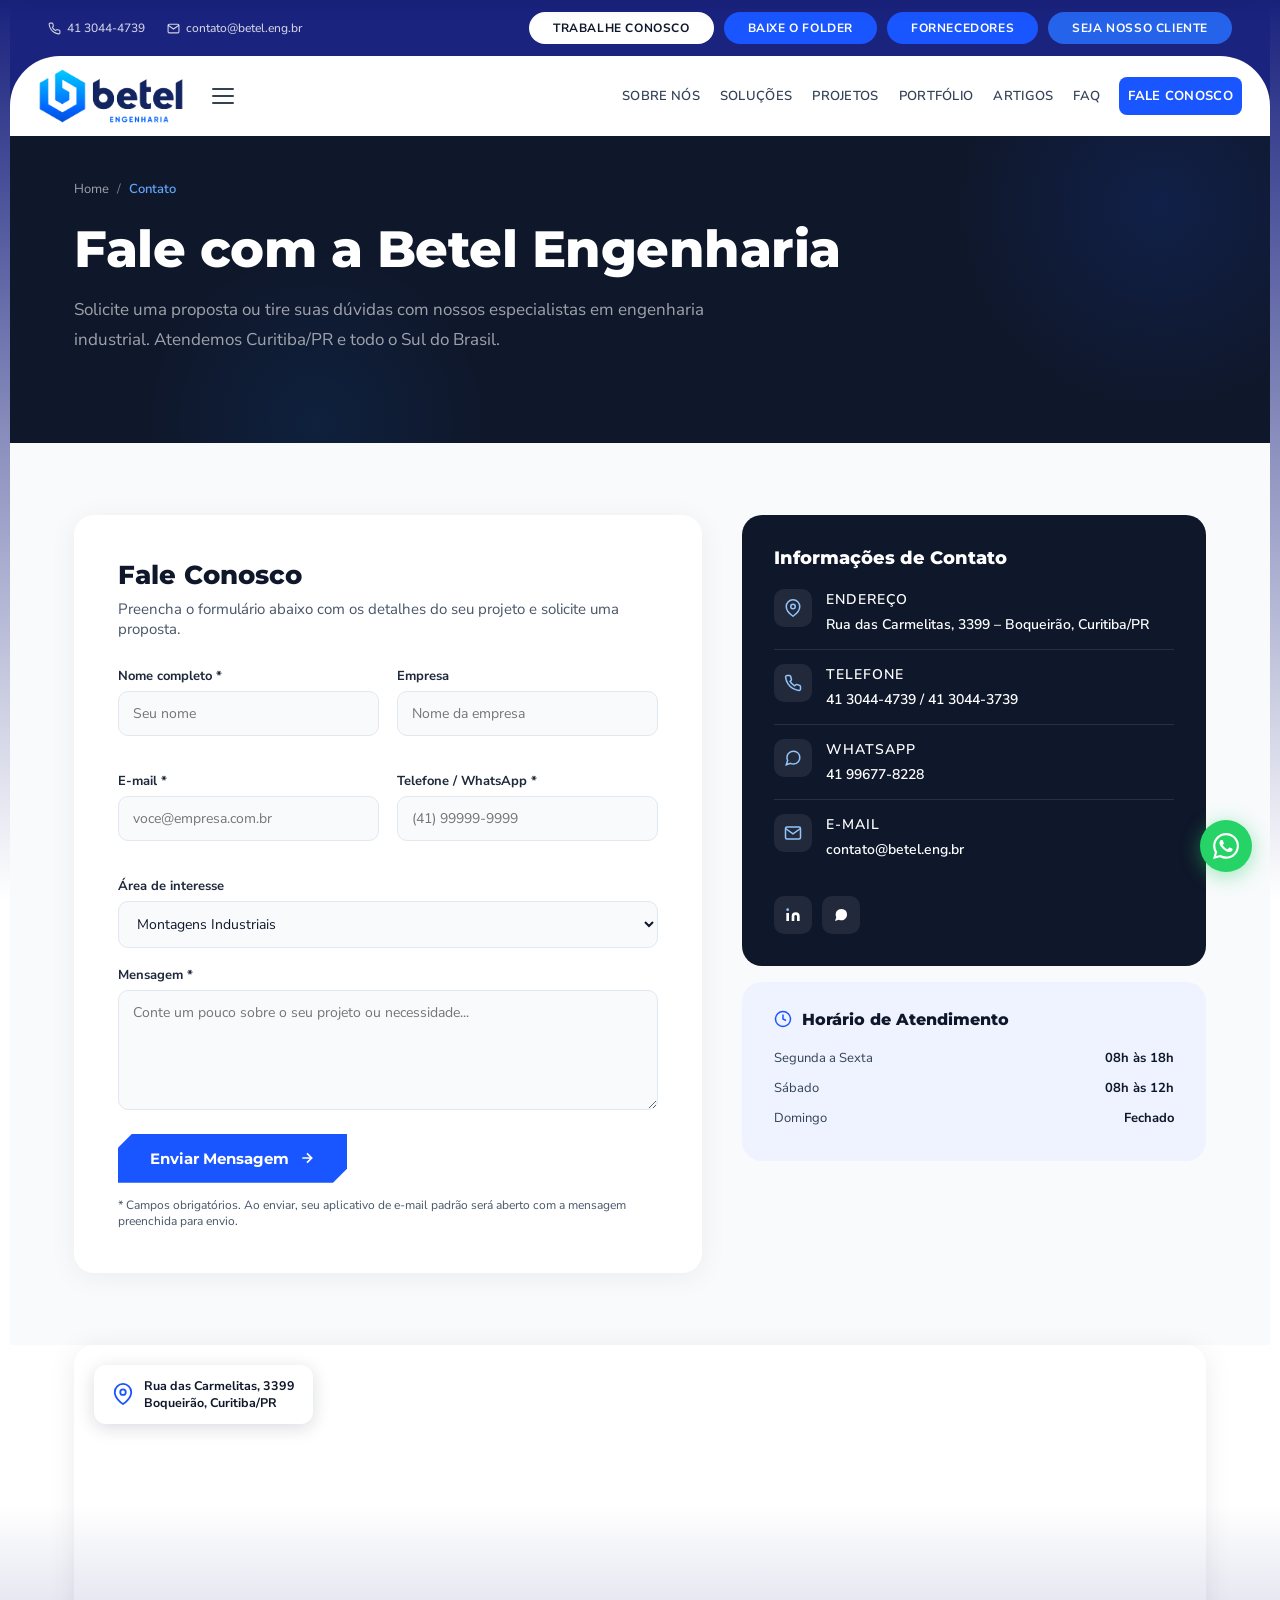
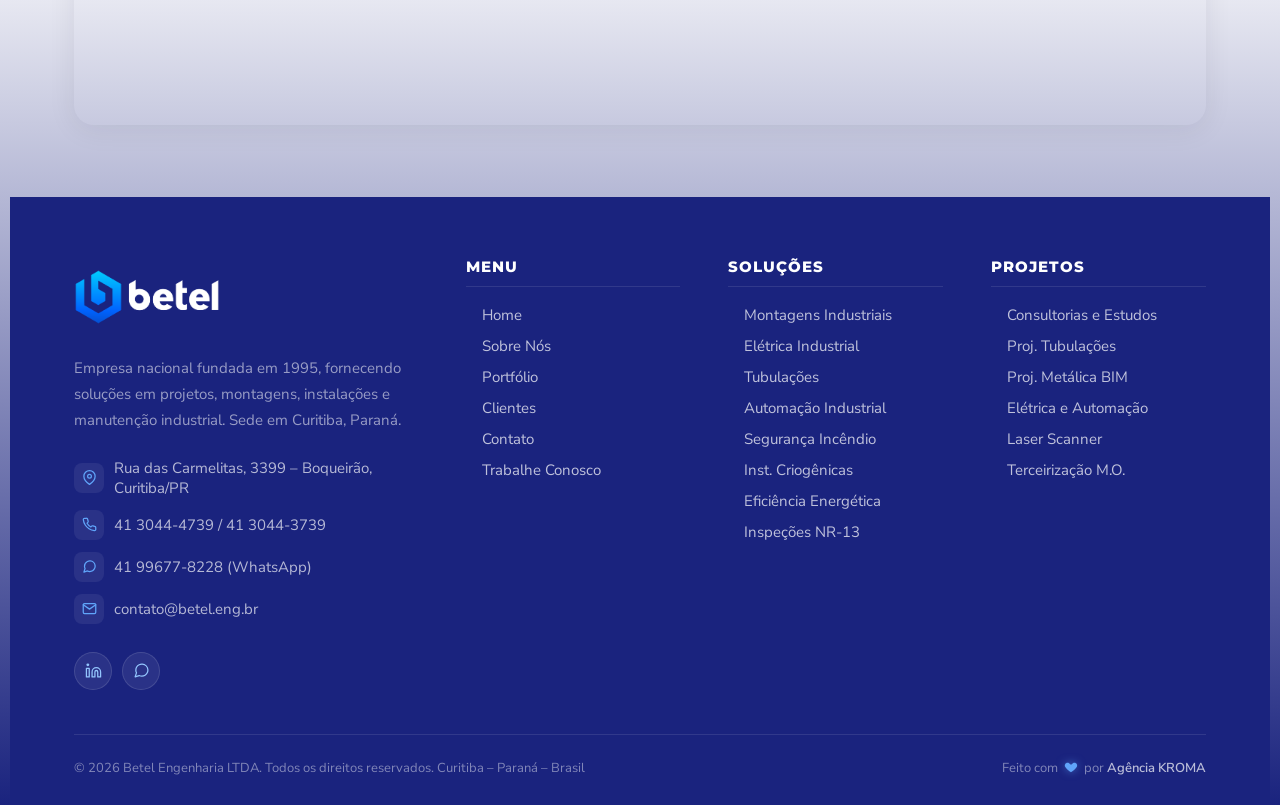
<file: contato.html>
<!DOCTYPE html>
<html lang="pt-BR">
<head>
<meta charset="UTF-8">
<meta name="viewport" content="width=device-width, initial-scale=1.0">
<title>Contato | Betel Engenharia | Fale com Nossa Equipe de Engenharia Industrial</title>
<meta name="description" content="Entre em contato com a Betel Engenharia. Solicite uma proposta para montagens, elétrica, tubulações, automação e projetos industriais em Curitiba/PR e todo o Brasil.">
<meta name="keywords" content="contato betel engenharia, orçamento montagem industrial, proposta engenharia industrial curitiba, fale conosco engenharia">
<link rel="preconnect" href="https://fonts.googleapis.com">
<link rel="preconnect" href="https://fonts.gstatic.com" crossorigin>
<link href="https://fonts.googleapis.com/css2?family=Montserrat:wght@500;600;700;800&family=Nunito+Sans:wght@400;500;600;700;800&display=swap" rel="stylesheet">
<link rel="icon" href="img/betel-logo-header-trimmed.png">
<style>
  :root {
    --blue:#1A56FF;--blue-dark:#1A237E;--blue-mid:#2563EB;--blue-light:#EEF3FF;
    --dark:#0F172A;--dark-2:#1E293B;--gray-100:#F8FAFC;--gray-200:#F1F5F9;
    --gray-300:#E2E8F0;--gray-600:#475569;--gray-700:#334155;--white:#FFFFFF;
    --font-head:'Montserrat',sans-serif;--font-body:'Nunito Sans',sans-serif;
  }
  *{margin:0;padding:0;box-sizing:border-box;}
  body{font-family:var(--font-body);color:var(--dark);background:var(--white);overflow-x:hidden;font-size:16px;}

  /* TOP BAR */
  .topbar{background:#1A237E;color:rgba(255,255,255,.85);font-size:13px;font-weight:500;padding:8px 48px;display:flex;justify-content:flex-end;align-items:center;gap:24px;}
  .topbar a{color:rgba(255,255,255,.85);text-decoration:none;display:flex;align-items:center;gap:6px;transition:color .2s;}
  .topbar a:hover{color:#93C5FD;}
  .topbar-dot{width:3px;height:3px;background:rgba(255,255,255,.35);border-radius:50%;}

  /* NAVBAR */
  nav{background:var(--white);border-bottom:1px solid var(--gray-300);padding:0 48px;display:flex;align-items:center;justify-content:space-between;position:sticky;top:0;z-index:200;box-shadow:0 1px 16px rgba(26,86,255,.06);}
  .nav-left{display:flex;align-items:center;gap:20px;}
  .logo{padding:12px 0;display:block;}
  .logo img{height:56px;width:auto;display:block;}

  /* HAMBURGER */
  .hamburger{display:flex;flex-direction:column;justify-content:center;gap:5px;cursor:pointer;padding:8px;border:none;background:transparent;border-radius:6px;transition:background .2s;}
  .hamburger:hover{background:var(--gray-200);}
  .hamburger span{display:block;width:22px;height:2px;background:var(--gray-700);border-radius:2px;transition:transform .3s, opacity .3s;}
  .hamburger.open span:nth-child(1){transform:translateY(7px) rotate(45deg);}
  .hamburger.open span:nth-child(2){opacity:0;}
  .hamburger.open span:nth-child(3){transform:translateY(-7px) rotate(-45deg);}

  /* MEGA MENU */
  .mega-menu{position:fixed;top:0;left:0;right:0;bottom:0;background:var(--white);z-index:300;padding:40px 64px;display:none;overflow-y:auto;}
  .mega-menu.open{display:block;animation:fadeIn .25s ease;}
  @keyframes fadeIn{from{opacity:0;transform:translateY(-10px)}to{opacity:1;transform:translateY(0)}}
  .mega-top{display:flex;align-items:center;justify-content:space-between;margin-bottom:52px;padding-bottom:20px;border-bottom:1px solid var(--gray-300);}
  .mega-top .logo img{height:44px;}
  .mega-close{width:40px;height:40px;border:none;background:var(--gray-200);border-radius:50%;cursor:pointer;display:flex;align-items:center;justify-content:center;font-size:20px;color:var(--gray-700);transition:background .2s;}
  .mega-close:hover{background:var(--gray-300);}
  .mega-grid{display:grid;grid-template-columns:repeat(4,1fr);gap:48px;}
  .mega-col h4{font-family:var(--font-head);font-size:13px;font-weight:800;color:var(--dark);text-transform:uppercase;letter-spacing:2px;margin-bottom:20px;padding-bottom:10px;border-bottom:2px solid var(--blue);}
  .mega-col ul{list-style:none;}
  .mega-col ul li{margin-bottom:14px;}
  .mega-col ul a{font-size:17px;color:var(--gray-600);text-decoration:none;font-weight:400;display:flex;align-items:center;gap:8px;transition:color .2s,gap .2s;}
  .mega-col ul a::before{content:'→';font-size:11px;color:var(--blue);opacity:0;transition:opacity .2s;}
  .mega-col ul a:hover{color:var(--blue);gap:12px;}
  .mega-col ul a:hover::before{opacity:1;}

  .nav-links{display:flex;list-style:none;align-items:center;gap:2px;}
  .nav-links a{text-decoration:none;color:var(--gray-700);font-size:15px;font-weight:600;padding:20px 14px;display:block;transition:color .2s;position:relative;}
  .nav-links a::after{content:'';position:absolute;bottom:0;left:14px;right:14px;height:3px;background:var(--blue);border-radius:3px 3px 0 0;transform:scaleX(0);transition:transform .25s;}
  .nav-links a:hover{color:var(--blue);}
  .nav-links a:hover::after{transform:scaleX(1);}
  .nav-links a.active{color:var(--blue);}
  .nav-links a.active::after{transform:scaleX(1);}
  .nav-cta{background:var(--blue)!important;color:var(--white)!important;padding:10px 22px!important;border-radius:8px!important;font-weight:700!important;margin-left:8px;transition:background .2s!important;}
  .nav-cta:hover{background:var(--blue-dark)!important;}
  .nav-cta::after{display:none!important;}

  /* HERO */
  .hero{display:grid;grid-template-columns:1fr 1.45fr;min-height:540px;background:var(--dark);}
  .hero-left{background:var(--dark);padding:64px 52px 64px 64px;display:flex;flex-direction:column;justify-content:center;position:relative;overflow:hidden;}
  .hero-left::before{content:'';position:absolute;bottom:-120px;left:-80px;width:380px;height:380px;border-radius:50%;background:radial-gradient(circle,rgba(26,86,255,.12) 0%,transparent 70%);pointer-events:none;}
  .hero-eyebrow{display:inline-flex;align-items:center;gap:8px;background:rgba(26,86,255,.15);border:1px solid rgba(26,86,255,.3);color:#60A5FA;font-size:12px;font-weight:700;letter-spacing:2px;text-transform:uppercase;padding:6px 14px;border-radius:100px;width:fit-content;margin-bottom:24px;}
  .hero-title{font-family:var(--font-head);font-size:clamp(38px,3.5vw,58px);font-weight:800;line-height:1.1;color:var(--white);margin-bottom:20px;letter-spacing:-.5px;}
  .hero-title span{background:linear-gradient(135deg,#60A5FA,var(--blue));-webkit-background-clip:text;-webkit-text-fill-color:transparent;background-clip:text;}
  .hero-body{font-size:17px;line-height:1.75;color:rgba(255,255,255,.6);max-width:420px;margin-bottom:36px;}
  .hero-stats{display:flex;margin-bottom:40px;background:rgba(255,255,255,.04);border:1px solid rgba(255,255,255,.08);border-radius:12px;overflow:hidden;width:fit-content;}
  .stat{padding:16px 28px;text-align:center;border-right:1px solid rgba(255,255,255,.08);}
  .stat:last-child{border-right:none;}
  .stat-num{font-family:var(--font-head);font-size:28px;font-weight:800;color:var(--white);line-height:1;margin-bottom:4px;}
  .stat-num span{color:var(--blue);}
  .stat-label{font-size:11px;color:rgba(255,255,255,.45);text-transform:uppercase;letter-spacing:1px;font-weight:600;}
  .hero-btn{display:inline-flex;align-items:center;gap:10px;background:var(--blue);color:var(--white);text-decoration:none;font-size:15px;font-weight:700;padding:15px 32px;border-radius:10px;width:fit-content;transition:background .2s,transform .2s,box-shadow .2s;box-shadow:0 4px 20px rgba(26,86,255,.35);}
  .hero-btn:hover{background:#2563EB;transform:translateY(-2px);box-shadow:0 8px 28px rgba(26,86,255,.45);}
  .hero-right{position:relative;overflow:hidden;}
  .hero-slide{position:absolute;inset:0;background-size:cover;background-position:center;opacity:0;transition:opacity .9s ease;image-rendering:-webkit-optimize-contrast;}
  .hero-slide.active{opacity:1;}
  .hero-slide::after{content:'';position:absolute;inset:0;background:linear-gradient(to right,rgba(15,23,42,.55) 0%,rgba(15,23,42,.1) 50%);}
  .slide-caption{position:absolute;bottom:0;left:0;right:0;z-index:2;padding:32px 32px 28px;background:linear-gradient(to top,rgba(15,23,42,.85) 0%,transparent 100%);}
  .slide-caption strong{display:block;font-family:var(--font-head);font-size:19px;font-weight:700;color:var(--white);margin-bottom:3px;}
  .slide-caption span{font-size:13px;color:rgba(255,255,255,.6);}
  .hero-dots{position:absolute;bottom:28px;right:28px;z-index:3;display:flex;gap:7px;}
  .hero-dot{width:7px;height:7px;border-radius:50%;background:rgba(255,255,255,.3);border:none;cursor:pointer;transition:background .2s,transform .2s;}
  .hero-dot.active{background:var(--blue);transform:scale(1.4);}

  /* TAGLINE */
  .tagline-strip{background:var(--gray-100);border-bottom:1px solid var(--gray-300);padding:32px 64px;text-align:center;}
  .tagline-strip p{font-family:var(--font-head);font-size:clamp(18px,1.6vw,25px);font-weight:700;color:var(--dark-2);}
  .tagline-strip a{display:inline-block;margin-top:8px;color:var(--blue);text-decoration:none;font-size:14px;font-weight:700;}
  .tagline-strip a:hover{text-decoration:underline;}

  /* SECTION COMMONS */
  .section-header{display:flex;align-items:center;justify-content:space-between;padding:52px 64px 24px;}
  .section-title{font-family:var(--font-head);font-size:clamp(24px,2.5vw,34px);font-weight:800;color:var(--dark);letter-spacing:-.3px;}
  .section-title span{color:var(--blue);}
  .see-all{font-size:14px;color:var(--blue);text-decoration:none;font-weight:700;display:flex;align-items:center;gap:5px;}
  .see-all:hover{text-decoration:underline;}

  /* CAROUSEL */
  .carousel-wrap{position:relative;padding:0 64px 52px;}
  .carousel-track{display:flex;gap:16px;overflow-x:auto;scroll-behavior:smooth;scrollbar-width:none;}
  .carousel-track::-webkit-scrollbar{display:none;}
  .card{flex:0 0 calc(25% - 12px);min-width:230px;border-radius:14px;overflow:hidden;position:relative;aspect-ratio:4/3;cursor:pointer;background:#111;box-shadow:0 2px 16px rgba(0,0,0,.1);transition:transform .35s,box-shadow .35s;}
  .card:hover{transform:translateY(-5px);box-shadow:0 12px 32px rgba(26,86,255,.18);}
  .card-img{width:100%;height:100%;object-fit:cover;display:block;transition:transform .5s ease;filter:brightness(.82);image-rendering:-webkit-optimize-contrast;}
  .card:hover .card-img{transform:scale(1.06);filter:brightness(.65);}
  .card-overlay{position:absolute;inset:0;background:linear-gradient(to top,rgba(15,23,42,.8) 0%,rgba(15,23,42,0) 55%);}
  .card-info{position:absolute;bottom:0;left:0;right:0;padding:20px 18px 16px;}
  .card-tag{display:inline-block;background:var(--blue);color:#fff;font-size:10px;font-weight:700;text-transform:uppercase;letter-spacing:1.5px;padding:3px 9px;border-radius:100px;margin-bottom:7px;}
  .card-name{font-family:var(--font-head);font-size:18px;font-weight:800;color:#fff;line-height:1.25;}
  .card-sub{font-size:13px;color:rgba(255,255,255,.65);margin-top:3px;}
  .card-plus{position:absolute;bottom:14px;right:14px;width:30px;height:30px;background:rgba(26,86,255,.7);border-radius:50%;display:flex;align-items:center;justify-content:center;color:#fff;font-size:18px;opacity:0;transition:opacity .25s;}
  .card:hover .card-plus{opacity:1;}
  .carousel-nav{position:absolute;top:calc(50% - 26px);transform:translateY(-50%);width:40px;height:40px;background:var(--white);border:1px solid var(--gray-300);border-radius:50%;cursor:pointer;display:flex;align-items:center;justify-content:center;box-shadow:0 2px 12px rgba(0,0,0,.1);z-index:2;transition:background .2s,border-color .2s;color:var(--gray-700);}
  .carousel-nav:hover{background:var(--blue);border-color:var(--blue);color:#fff;}
  .carousel-prev{left:16px;}
  .carousel-next{right:16px;}

  /* ===== SEGMENTOS — LIGHT BLUE BLOCK ===== */
  .segmentos{background:var(--blue-light);padding:72px 64px;position:relative;overflow:hidden;}

  /* Particle canvas */
  #seg-canvas{position:absolute;inset:0;pointer-events:none;z-index:0;}

  /* Soft glow orbs */
  .seg-orb{position:absolute;border-radius:50%;pointer-events:none;z-index:0;}
  .seg-orb-1{width:600px;height:600px;top:-200px;right:-150px;background:radial-gradient(circle,rgba(26,86,255,.10) 0%,transparent 65%);}
  .seg-orb-2{width:400px;height:400px;bottom:-100px;left:-100px;background:radial-gradient(circle,rgba(14,116,233,.09) 0%,transparent 65%);}

  .segmentos-headline{text-align:center;margin-bottom:48px;position:relative;z-index:1;}
  .segmentos-headline h2{font-family:var(--font-head);font-size:clamp(22px,2.2vw,30px);font-weight:800;color:var(--dark);margin-bottom:10px;}
  .segmentos-headline h2 em{color:var(--blue);font-style:normal;}
  .segmentos-headline p{font-size:16px;color:var(--gray-600);}

  .segmentos-grid{display:grid;grid-template-columns:repeat(3,1fr);gap:16px;position:relative;z-index:1;}
  .seg-card{background:var(--white);padding:28px 26px 24px;border:1px solid var(--gray-300);border-radius:16px;transition:background .3s,border-color .3s,transform .3s,box-shadow .3s;position:relative;overflow:hidden;box-shadow:0 2px 14px rgba(15,23,42,.05);}
  .seg-card:hover{background:var(--blue-light);border-color:rgba(26,86,255,.35);transform:translateY(-4px);box-shadow:0 14px 30px rgba(26,86,255,.14);}
  /* shine sweep on hover */
  .seg-card::before{content:'';position:absolute;inset:0;background:linear-gradient(120deg,transparent 30%,rgba(26,86,255,.05) 50%,transparent 70%);transform:translateX(-100%);transition:transform .55s ease;}
  .seg-card:hover::before{transform:translateX(100%);}

  .seg-icon{width:52px;height:52px;background:rgba(26,86,255,.08);border:1px solid rgba(26,86,255,.22);border-radius:14px;display:flex;align-items:center;justify-content:center;margin-bottom:18px;}
  .seg-icon svg{width:26px;height:26px;stroke:var(--blue);fill:none;stroke-width:1.5;stroke-linecap:round;stroke-linejoin:round;}
  .seg-name{font-family:var(--font-head);font-size:18px;font-weight:800;color:var(--dark);margin-bottom:9px;}
  .seg-desc{font-size:15px;color:var(--gray-600);line-height:1.65;}
  .seg-link{display:inline-flex;align-items:center;gap:6px;margin-top:14px;font-size:13px;color:var(--blue);text-decoration:none;font-weight:700;transition:gap .2s;}
  .seg-link:hover{gap:10px;}

  /* SOBRE */
  .sobre{display:grid;grid-template-columns:1fr 1fr;min-height:480px;background:var(--white);}
  .sobre-img{position:relative;overflow:hidden;background:#111;}
  .sobre-img img{width:100%;height:100%;object-fit:cover;display:block;filter:brightness(.75);image-rendering:-webkit-optimize-contrast;}
  .sobre-badge{position:absolute;bottom:32px;left:32px;background:var(--blue);color:#fff;padding:16px 22px;border-radius:12px;font-family:var(--font-head);line-height:1.2;box-shadow:0 8px 24px rgba(26,86,255,.4);}
  .sobre-badge strong{display:block;font-size:32px;font-weight:800;}
  .sobre-badge span{font-size:12px;text-transform:uppercase;letter-spacing:1.5px;font-weight:600;opacity:.9;}
  .sobre-content{background:var(--gray-100);padding:72px 60px;display:flex;flex-direction:column;justify-content:center;}
  .sobre-eyebrow{font-size:12px;text-transform:uppercase;letter-spacing:3px;color:var(--blue);font-weight:700;margin-bottom:14px;}
  .sobre-title{font-family:var(--font-head);font-size:clamp(30px,3vw,44px);font-weight:800;line-height:1.1;color:var(--dark);margin-bottom:20px;letter-spacing:-.3px;}
  .sobre-text{font-size:17px;line-height:1.8;color:var(--gray-600);margin-bottom:28px;}
  .sobre-highlights{display:flex;gap:10px;flex-wrap:wrap;margin-bottom:32px;}
  .chip{background:var(--blue-light);color:var(--blue-dark);font-size:13px;font-weight:700;padding:6px 14px;border-radius:100px;border:1px solid rgba(26,86,255,.15);}
  .sobre-btn{display:inline-flex;align-items:center;gap:10px;background:var(--blue);color:var(--white);text-decoration:none;font-size:15px;font-weight:700;padding:13px 28px;border-radius:9px;width:fit-content;box-shadow:0 4px 16px rgba(26,86,255,.25);transition:background .2s,transform .2s;}
  .sobre-btn:hover{background:var(--blue-dark);transform:translateY(-1px);}

  /* EQUIPE — full-bleed image mirrored vs. Sobre */
  .equipe-strip{display:grid;grid-template-columns:1fr 1fr;min-height:500px;background:var(--white);border-top:1px solid var(--gray-300);border-bottom:1px solid var(--gray-300);}
  .equipe-text{background:var(--gray-200);padding:72px 60px;display:flex;flex-direction:column;justify-content:center;}
  .equipe-text h2{font-family:var(--font-head);font-size:clamp(26px,2.5vw,36px);font-weight:800;color:var(--dark);line-height:1.2;margin-bottom:16px;letter-spacing:-.3px;}
  .equipe-text h2 span{color:var(--blue);}
  .equipe-text p{font-size:17px;color:var(--gray-600);line-height:1.8;margin-bottom:28px;}
  .certifs{display:flex;gap:8px;flex-wrap:wrap;margin-bottom:32px;}
  .certif-tag{background:var(--white);border:1px solid rgba(26,86,255,.2);color:var(--blue-dark);font-size:12px;font-weight:700;text-transform:uppercase;letter-spacing:.8px;padding:6px 13px;border-radius:100px;}
  .equipe-img{position:relative;overflow:hidden;background:#0B1220;}
  .equipe-img img{width:100%;height:100%;object-fit:cover;display:block;}

  /* CLIENTES */
  .clientes{padding:52px 64px;background:var(--white);}
  .clientes-header{text-align:center;margin-bottom:40px;}
  .clientes-header h2{font-family:var(--font-head);font-size:28px;font-weight:800;color:var(--dark);margin-bottom:6px;}
  .clientes-header p{font-size:16px;color:var(--gray-600);}
  .clientes-grid{display:grid;grid-template-columns:repeat(6,1fr);gap:14px;}
  .cliente-item{background:var(--gray-100);border:1px solid var(--gray-300);border-radius:10px;padding:20px 14px;display:flex;align-items:center;justify-content:center;min-height:80px;filter:grayscale(100%);opacity:.55;transition:filter .3s,opacity .3s,transform .2s,box-shadow .2s;cursor:default;}
  .cliente-item:hover{filter:grayscale(0);opacity:1;transform:translateY(-2px);box-shadow:0 4px 16px rgba(26,86,255,.12);}
  .cliente-item img{max-width:100%;max-height:40px;object-fit:contain;display:block;}

  /* FOOTER */
  footer{background-color:#1A237E;padding:60px 64px 28px;}
  .footer-grid{display:grid;grid-template-columns:1.6fr 1fr 1fr 1fr;gap:48px;margin-bottom:44px;}
  .footer-logo{display:block;margin-bottom:18px;}
  .footer-logo img{height:50px;width:auto;}
  .footer-tagline{font-size:15px;line-height:1.75;color:rgba(255,255,255,.55);margin-bottom:24px;}
  .footer-contact{display:flex;flex-direction:column;gap:12px;margin-bottom:28px;}
  .fci{display:flex;align-items:center;gap:10px;font-size:15px;color:rgba(255,255,255,.68);}
  .fci a{color:rgba(255,255,255,.68);text-decoration:none;transition:color .2s;}
  .fci a:hover{color:#fff;}
  .fci-icon{width:30px;height:30px;background:rgba(255,255,255,.07);border-radius:8px;display:flex;align-items:center;justify-content:center;flex-shrink:0;}
  .fci-icon svg{width:15px;height:15px;stroke:#60A5FA;fill:none;stroke-width:2;stroke-linecap:round;stroke-linejoin:round;}
  .footer-social{display:flex;gap:10px;}
  .footer-social a{width:38px;height:38px;border-radius:50%;background:rgba(255,255,255,.07);border:1px solid rgba(255,255,255,.12);display:flex;align-items:center;justify-content:center;transition:background .2s,border-color .2s,transform .2s;}
  .footer-social a svg{width:17px;height:17px;stroke:#93C5FD;fill:none;stroke-width:1.8;stroke-linecap:round;stroke-linejoin:round;transition:stroke .2s;}
  .footer-social a:hover{background:var(--blue);border-color:var(--blue);transform:translateY(-3px);}
  .footer-social a:hover svg{stroke:#fff;}
  .footer-col h4{font-family:var(--font-head);font-size:15px;font-weight:800;color:var(--white);text-transform:uppercase;letter-spacing:1px;margin-bottom:18px;padding-bottom:10px;border-bottom:1px solid rgba(255,255,255,.1);}
  .footer-col ul{list-style:none;}
  .footer-col ul li{margin-bottom:11px;}
  .footer-col ul a{font-size:15px;color:rgba(255,255,255,.72);text-decoration:none;transition:color .2s;display:flex;align-items:center;gap:6px;}
  .footer-col ul a::before{content:'→';font-size:10px;color:#60A5FA;opacity:0;transition:opacity .2s;}
  .footer-col ul a:hover{color:#fff;}
  .footer-col ul a:hover::before{opacity:1;}
  .footer-bottom{border-top:1px solid rgba(255,255,255,.1);padding-top:24px;display:flex;justify-content:space-between;align-items:center;font-size:13px;color:rgba(255,255,255,.45);flex-wrap:wrap;gap:8px;}
  .footer-bottom a{color:rgba(255,255,255,.7);text-decoration:none;font-weight:600;transition:color .2s;}
  .footer-bottom a:hover{color:#fff;}

  /* WA FLOAT */
  .wa-float{position:fixed;bottom:28px;right:28px;width:52px;height:52px;background:#25D366;border-radius:50%;display:flex;align-items:center;justify-content:center;box-shadow:0 4px 20px rgba(37,211,102,.45);z-index:200;text-decoration:none;transition:transform .3s;}
  .wa-float:hover{transform:scale(1.1);}
  .wa-float svg{width:26px;height:26px;fill:#fff;}

  @keyframes fadeUp{from{opacity:0;transform:translateY(18px)}to{opacity:1;transform:translateY(0)}}
  .hero-left>*{animation:fadeUp .65s ease both;}
  .hero-left>*:nth-child(1){animation-delay:.05s;}
  .hero-left>*:nth-child(2){animation-delay:.15s;}
  .hero-left>*:nth-child(3){animation-delay:.25s;}
  .hero-left>*:nth-child(4){animation-delay:.35s;}
  .hero-left>*:nth-child(5){animation-delay:.45s;}

  /* =========================================================
     RESPONSIVO
     Breakpoints: 1024px (tablet), 768px (mobile grande), 480px (mobile pequeno)
     ========================================================= */

  /* ---------- TABLET (<=1024px) ---------- */
  @media (max-width: 1024px){
    body{background:var(--gray-300);}
    .site-frame{margin:0 10px 10px;}
   
    .topbar{padding:7px 24px;gap:16px;font-size:12px;}
    .topbar a svg{width:11px;height:11px;}
    nav{padding:0 24px;}
    .logo img{height:46px;}
    .nav-links{gap:0;}
    .nav-links li:not(:last-child){display:none;}
    .nav-links a{padding:16px 10px;}
    .nav-cta{padding:9px 16px!important;font-size:14px!important;}

    .mega-menu{padding:28px 32px;}
    .mega-grid{grid-template-columns:repeat(2,1fr);gap:32px 24px;}

    .hero{grid-template-columns:1fr;min-height:auto;}
    .hero-left{padding:48px 32px;}
    .hero-right{min-height:380px;}
    .hero-body{max-width:100%;}

    .tagline-strip{padding:26px 32px;}
    .section-header{padding:40px 32px 20px;}
    .carousel-wrap{padding:0 32px 40px;}
    .card{flex:0 0 calc(38% - 12px);min-width:200px;}

    .segmentos{padding:56px 32px;}
    .segmentos-grid{grid-template-columns:repeat(2,1fr);}

    .sobre{grid-template-columns:1fr;min-height:auto;}
    .sobre-img{min-height:340px;}
    .sobre-content{padding:52px 32px;}

    .equipe-strip{grid-template-columns:1fr;min-height:auto;}
    .equipe-img{min-height:340px;order:-1;}
    .equipe-text{padding:52px 32px;}

    .clientes{padding:44px 32px;}
    .clientes-grid{grid-template-columns:repeat(4,1fr);}

    footer{padding:48px 32px 24px;}
    .footer-grid{grid-template-columns:1fr 1fr;gap:36px;}
  }

  /* ---------- MOBILE (<=768px) ---------- */
  @media (max-width: 768px){
    .topbar{display:none;}
    nav{padding:0 16px;}
    .logo img{height:40px;}
    .nav-left{gap:10px;}

    .mega-menu{padding:20px 20px;}
    .mega-top{margin-bottom:32px;padding-bottom:16px;}
    .mega-top .logo img{height:36px;}
    .mega-grid{grid-template-columns:1fr;gap:28px;}

    .hero-left{padding:40px 20px;}
    .hero-eyebrow{font-size:11px;padding:5px 12px;}
    .hero-title{margin-bottom:16px;}
    .hero-body{font-size:16px;margin-bottom:28px;}
    .hero-stats{flex-wrap:wrap;width:100%;}
    .stat{flex:1 1 33%;padding:12px 10px;}
    .hero-right{min-height:280px;}
    .slide-caption{padding:22px 20px 18px;}

    .tagline-strip{padding:22px 20px;}
    .section-header{padding:32px 20px 16px;flex-wrap:wrap;gap:8px;}
    .carousel-wrap{padding:0 20px 32px;}
    .card{flex:0 0 78%;min-width:0;}
    .carousel-nav{display:none;}

    .segmentos{padding:44px 20px;}
    .segmentos-headline{margin-bottom:32px;}
    .segmentos-grid{grid-template-columns:1fr;gap:14px;}

    .sobre-img{min-height:280px;}
    .sobre-content{padding:40px 20px;}
    .sobre-badge{left:20px;bottom:20px;padding:12px 16px;}
    .sobre-badge strong{font-size:26px;}

    .equipe-img{min-height:280px;}
    .equipe-text{padding:40px 20px;}
    .certifs{gap:6px;}

    .clientes{padding:36px 20px;}
    .clientes-header{margin-bottom:28px;}
    .clientes-grid{grid-template-columns:repeat(3,1fr);gap:10px;}
    .cliente-item{min-height:64px;padding:14px 10px;}

    footer{padding:40px 20px 20px;}
    .footer-grid{grid-template-columns:1fr;gap:32px;margin-bottom:32px;}
    .footer-social{flex-wrap:wrap;}
    .footer-bottom{flex-direction:column;align-items:flex-start;gap:10px;}

    .wa-float{width:48px;height:48px;bottom:20px;right:20px;}
    .wa-float svg{width:24px;height:24px;}
  }

  /* ---------- MOBILE PEQUENO (<=480px) ---------- */
  @media (max-width: 480px){
    .hero-stats{flex-wrap:nowrap;}
    .stat{padding:10px 6px;}
    .stat-num{font-size:22px;}
    .stat-label{font-size:9px;letter-spacing:.5px;}
    .hero-btn{width:100%;justify-content:center;padding:14px 20px;}

    .card{flex:0 0 88%;}

    .clientes-grid{grid-template-columns:repeat(2,1fr);}

    .footer-contact{gap:10px;}
    .fci{font-size:14px;}
  }

  /* =========================================================
     PÁGINAS INTERNAS — componentes compartilhados
     ========================================================= */

  /* BREADCRUMB + PAGE BANNER */
  .page-banner{background:var(--dark);padding:44px 64px 56px;position:relative;overflow:hidden;}
  .page-banner::before{content:'';position:absolute;top:-140px;right:-100px;width:420px;height:420px;border-radius:50%;background:radial-gradient(circle,rgba(26,86,255,.14) 0%,transparent 70%);pointer-events:none;}
  .page-banner::after{content:'';position:absolute;bottom:-160px;left:10%;width:360px;height:360px;border-radius:50%;background:radial-gradient(circle,rgba(14,116,233,.10) 0%,transparent 70%);pointer-events:none;}
  .breadcrumb{display:flex;align-items:center;gap:8px;font-size:13px;color:rgba(255,255,255,.45);margin-bottom:22px;position:relative;z-index:1;}
  .breadcrumb a{color:rgba(255,255,255,.6);text-decoration:none;transition:color .2s;}
  .breadcrumb a:hover{color:#60A5FA;}
  .breadcrumb span.current{color:#60A5FA;font-weight:600;}
  .page-banner-title{font-family:var(--font-head);font-size:clamp(32px,4vw,52px);font-weight:800;line-height:1.12;color:var(--white);margin-bottom:18px;letter-spacing:-.5px;position:relative;z-index:1;max-width:820px;}
  .page-banner-title span{background:linear-gradient(135deg,#60A5FA,var(--blue));-webkit-background-clip:text;-webkit-text-fill-color:transparent;background-clip:text;}
  .page-banner-sub{font-size:17px;line-height:1.75;color:rgba(255,255,255,.6);max-width:640px;margin-bottom:32px;position:relative;z-index:1;}
  .page-banner .hero-stats{position:relative;z-index:1;margin-bottom:0;}

  /* TIMELINE */
  .timeline-section{padding:64px;background:var(--white);}
  .timeline-section .section-header-center{text-align:center;margin-bottom:56px;}
  .timeline-section .section-header-center h2{font-family:var(--font-head);font-size:clamp(24px,2.5vw,34px);font-weight:800;color:var(--dark);}
  .timeline-section .section-header-center h2 span{color:var(--blue);}
  .timeline{display:grid;grid-template-columns:repeat(5,1fr);gap:0;position:relative;}
  .timeline::before{content:'';position:absolute;top:11px;left:6%;right:6%;height:2px;background:var(--gray-300);z-index:0;}
  .timeline-item{position:relative;padding:0 16px;text-align:center;}
  .timeline-dot{width:24px;height:24px;border-radius:50%;background:var(--blue);border:4px solid var(--blue-light);margin:0 auto 20px;position:relative;z-index:1;box-shadow:0 0 0 4px var(--white);}
  .timeline-year{font-family:var(--font-head);font-size:20px;font-weight:800;color:var(--blue);margin-bottom:8px;}
  .timeline-text{font-size:14px;color:var(--gray-600);line-height:1.6;}

  /* MISSÃO / VISÃO / VALORES */
  .mvv{padding:16px 64px 72px;background:var(--white);}
  .mvv-grid{display:grid;grid-template-columns:repeat(3,1fr);gap:24px;}
  .mvv-card{background:var(--gray-100);border:1px solid var(--gray-300);border-radius:18px;padding:36px 30px;text-align:left;transition:transform .3s,box-shadow .3s,border-color .3s;}
  .mvv-card:hover{transform:translateY(-4px);box-shadow:0 14px 32px rgba(26,86,255,.1);border-color:rgba(26,86,255,.3);}
  .mvv-icon{width:58px;height:58px;background:var(--blue-light);border:1px solid rgba(26,86,255,.2);border-radius:16px;display:flex;align-items:center;justify-content:center;margin-bottom:22px;}
  .mvv-icon svg{width:28px;height:28px;stroke:var(--blue);fill:none;stroke-width:1.6;stroke-linecap:round;stroke-linejoin:round;}
  .mvv-card h3{font-family:var(--font-head);font-size:20px;font-weight:800;color:var(--dark);margin-bottom:12px;}
  .mvv-card p{font-size:15px;color:var(--gray-600);line-height:1.75;}

  /* CTA STRIP */
  .cta-strip{background:linear-gradient(120deg,var(--blue-dark),var(--blue));padding:64px;text-align:center;position:relative;overflow:hidden;}
  .cta-strip h2{font-family:var(--font-head);font-size:clamp(24px,2.8vw,36px);font-weight:800;color:var(--white);margin-bottom:14px;}
  .cta-strip p{font-size:16px;color:rgba(255,255,255,.8);margin-bottom:32px;max-width:560px;margin-left:auto;margin-right:auto;}
  .cta-strip .hero-btn{background:var(--white);color:var(--blue-dark);margin:0 auto;box-shadow:0 8px 24px rgba(0,0,0,.2);}
  .cta-strip .hero-btn:hover{background:var(--gray-100);}

  /* RESPONSIVO — páginas internas */
  @media (max-width: 1024px){
    .page-banner{padding:36px 32px 44px;}
    .timeline-section{padding:48px 32px;}
    .timeline{grid-template-columns:repeat(5,1fr);}
    .timeline-text{font-size:13px;}
    .mvv{padding:8px 32px 48px;}
    .mvv-grid{grid-template-columns:1fr;gap:18px;}
    .cta-strip{padding:48px 32px;}
  }
  @media (max-width: 768px){
    .page-banner{padding:28px 20px 36px;}
    .page-banner-sub{font-size:16px;}
    .timeline-section{padding:40px 20px;}
    .timeline{grid-template-columns:1fr;gap:28px;text-align:left;}
    .timeline::before{display:none;}
    .timeline-item{padding:0 0 0 40px;text-align:left;}
    .timeline-dot{margin:0;position:absolute;left:0;top:2px;}
    .mvv{padding:8px 20px 40px;}
    .cta-strip{padding:40px 20px;}
  }


  /* NAV CTA ACTIVE STATE */
  .nav-cta.active{box-shadow:0 0 0 2px rgba(255,255,255,.5) inset;}

  /* CONTATO SECTION */
  .contato-section{padding:72px 64px;background:var(--gray-100);}
  .contato-grid{display:grid;grid-template-columns:1.15fr .85fr;gap:40px;max-width:1280px;margin:0 auto;align-items:start;}

  .contato-form-card{background:var(--white);border-radius:20px;padding:44px;box-shadow:0 4px 28px rgba(15,23,42,.06);}
  .contato-form-card h2{font-family:var(--font-head);font-size:26px;font-weight:800;color:var(--dark);margin-bottom:8px;}
  .contato-form-card > p{color:var(--gray-600);font-size:15px;margin-bottom:28px;}
  .cf-row{display:grid;grid-template-columns:1fr 1fr;gap:18px;margin-bottom:18px;}
  .cf-field{display:flex;flex-direction:column;gap:6px;margin-bottom:18px;}
  .cf-field label{font-size:13px;font-weight:700;color:var(--dark-2);}
  .cf-field input,.cf-field select,.cf-field textarea{font-family:var(--font-body);font-size:14px;color:var(--dark);background:var(--gray-100);border:1px solid var(--gray-300);border-radius:10px;padding:12px 14px;transition:border-color .2s,background .2s;width:100%;}
  .cf-field input:focus,.cf-field select:focus,.cf-field textarea:focus{outline:none;border-color:var(--blue);background:var(--white);}
  .cf-field textarea{resize:vertical;min-height:120px;font-family:var(--font-body);}
  .cf-submit{margin-top:6px;display:inline-flex;align-items:center;gap:10px;background:var(--blue);color:#fff;border:none;font-family:var(--font-head);font-weight:700;font-size:15px;padding:15px 32px;border-radius:100px;cursor:pointer;transition:background .2s,transform .2s;}
  .cf-submit:hover{background:var(--blue-mid);transform:translateY(-2px);}
  .cf-note{font-size:12px;color:var(--gray-600);margin-top:14px;}
  .cf-success{display:none;align-items:center;gap:10px;background:var(--blue-light);color:var(--blue-dark);border-radius:10px;padding:14px 16px;font-size:13px;font-weight:600;margin-top:16px;}
  .cf-success.show{display:flex;}
  .cf-success svg{width:18px;height:18px;stroke:var(--blue-dark);flex-shrink:0;}

  .contato-info{display:flex;flex-direction:column;gap:16px;}
  .ci-card{background:var(--dark);border-radius:20px;padding:32px;color:#fff;}
  .ci-card h3{font-family:var(--font-head);font-size:18px;font-weight:800;margin-bottom:20px;}
  .ci-item{display:flex;gap:14px;align-items:flex-start;padding:14px 0;border-top:1px solid rgba(255,255,255,.1);}
  .ci-item:first-of-type{border-top:none;padding-top:0;}
  .ci-icon{width:38px;height:38px;background:rgba(255,255,255,.08);border-radius:10px;display:flex;align-items:center;justify-content:center;flex-shrink:0;}
  .ci-icon svg{width:18px;height:18px;stroke:#93C5FD;fill:none;stroke-width:2;}
  .ci-item-text a,.ci-item-text span{color:#fff;text-decoration:none;font-size:14px;font-weight:600;line-height:1.5;}
  .ci-item-text a:hover{color:#93C5FD;}
  .ci-item-label{display:block;font-size:11px;color:rgba(255,255,255,.5);text-transform:uppercase;letter-spacing:1px;font-weight:700;margin-bottom:3px;}
  .ci-social{display:flex;gap:10px;margin-top:22px;}
  .ci-social a{width:38px;height:38px;background:rgba(255,255,255,.08);border-radius:10px;display:flex;align-items:center;justify-content:center;transition:background .2s;}
  .ci-social a:hover{background:var(--blue);}
  .ci-social svg{width:16px;height:16px;fill:#fff;}

  .ci-hours{background:var(--blue-light);border-radius:20px;padding:28px 32px;}
  .ci-hours h3{font-family:var(--font-head);font-size:16px;font-weight:800;color:var(--dark);margin-bottom:14px;display:flex;align-items:center;gap:10px;}
  .ci-hours h3 svg{width:18px;height:18px;stroke:var(--blue);fill:none;stroke-width:2;}
  .ci-hours-row{display:flex;justify-content:space-between;font-size:13px;color:var(--gray-700);padding:6px 0;}
  .ci-hours-row b{color:var(--dark);}

  /* MAP */
  .contato-map-section{padding:0 64px 72px;}
  .contato-map-wrap{max-width:1280px;margin:0 auto;border-radius:20px;overflow:hidden;box-shadow:0 4px 28px rgba(15,23,42,.08);position:relative;}
  .contato-map-wrap iframe{width:100%;height:380px;border:0;display:block;filter:grayscale(.15);}
  .map-pin-badge{position:absolute;top:20px;left:20px;background:var(--white);border-radius:12px;padding:12px 18px;box-shadow:0 4px 18px rgba(15,23,42,.15);display:flex;align-items:center;gap:10px;max-width:280px;}
  .map-pin-badge svg{width:22px;height:22px;stroke:var(--blue);fill:none;stroke-width:2;flex-shrink:0;}
  .map-pin-badge span{font-size:12.5px;font-weight:700;color:var(--dark);line-height:1.4;}

  /* RESPONSIVO — contato */
  @media (max-width: 1024px){
    .contato-section{padding:56px 32px;}
    .contato-grid{grid-template-columns:1fr;gap:28px;}
    .contato-map-section{padding:0 32px 56px;}
    .contato-form-card{padding:32px 26px;}
  }
  @media (max-width: 768px){
    .contato-section{padding:44px 20px;}
    .contato-map-section{padding:0 20px 44px;}
    .contato-form-card{padding:26px 20px;}
    .cf-row{grid-template-columns:1fr;gap:0;}
    .contato-map-wrap iframe{height:280px;}
    .map-pin-badge{max-width:200px;padding:10px 14px;}
  }
  @media (max-width: 480px){
    .contato-form-card h2{font-size:22px;}
    .ci-card,.ci-hours{padding:24px 20px;}
  }


  /* =========================================================
     AJUSTES 11/2026
     ========================================================= */
  /* Menu e barra superior em caixa alta */
  .nav-links a,.topbar-btn,.topbar a,.topbar-nav a,.mega-actions a{text-transform:uppercase;letter-spacing:.6px;}
  .nav-links a{font-size:14px;}
  .topbar a[href^="mailto"],.topbar-nav a[href^="mailto"]{text-transform:none!important;letter-spacing:0!important;}

  /* Titulos em uma cor so (azul escuro), sem destaque em duas cores */
  .hero-title,.section-title,.sobre-title,.equipe-text h2,.segmentos-headline h2,.clientes-header h2,
  .section-header-center h2,.page-title-simple h1,.apresentacao h2,.pilar-content h2,.mvv-card h3{color:var(--blue-dark);}
  h1 span,h1 em,h2 span,h2 em,.hero-title span,.page-banner-title span,.section-title span{
    color:inherit!important;background:none!important;-webkit-text-fill-color:currentColor!important;font-style:normal;}

  /* Sem "baloes": rotulos viram texto simples */
  .hero-eyebrow{background:none!important;border:none!important;padding:0!important;border-radius:0!important;}
  .artigo-tag,.seg-badge{background:none!important;padding:0!important;border-radius:0!important;color:var(--blue)!important;}

  /* Topicos (substituem os baloes de termos) */
  .topicos{text-align:left;list-style:none;margin:0 0 28px;padding:0;display:flex;flex-direction:column;gap:10px;}
  .topicos li{position:relative;padding-left:26px;font-size:16px;font-weight:600;color:var(--gray-700);line-height:1.45;}
  .topicos li::before{content:'';position:absolute;left:0;top:5px;width:14px;height:14px;border-radius:3px;
    background:var(--blue);-webkit-mask:url("data:image/svg+xml,%3Csvg xmlns='http://www.w3.org/2000/svg' viewBox='0 0 24 24'%3E%3Cpath d='M20 6L9 17l-5-5' fill='none' stroke='black' stroke-width='4' stroke-linecap='round' stroke-linejoin='round'/%3E%3C/svg%3E") center/contain no-repeat;
    mask:url("data:image/svg+xml,%3Csvg xmlns='http://www.w3.org/2000/svg' viewBox='0 0 24 24'%3E%3Cpath d='M20 6L9 17l-5-5' fill='none' stroke='black' stroke-width='4' stroke-linecap='round' stroke-linejoin='round'/%3E%3C/svg%3E") center/contain no-repeat;}

  /* Videos de fundo mais discretos, no mesmo tom das fotos */
  .video-hero video{filter:saturate(.4) brightness(.95)!important;}

  /* Cards dos carrosseis agora sao links */
  a.card{display:block;text-decoration:none;color:inherit;}

  /* Botao voltar ao topo */
  .to-top{position:fixed;right:30px;bottom:92px;width:46px;height:46px;border-radius:50%;border:none;cursor:pointer;
    background:var(--blue-dark);color:#fff;display:flex;align-items:center;justify-content:center;z-index:199;
    box-shadow:0 4px 16px rgba(15,23,42,.25);opacity:0;visibility:hidden;transform:translateY(10px);
    transition:opacity .25s,transform .25s,visibility .25s,background .2s;}
  .to-top.show{opacity:1;visibility:visible;transform:translateY(0);}
  .to-top:hover{background:var(--blue);}
  .to-top svg{width:20px;height:20px;}
  @media (max-width:768px){.to-top{right:22px;bottom:80px;width:42px;height:42px;}}

  /* =========================================================
     AJUSTES 18/11/2026
     ========================================================= */
  /* Botoes com cantos chanfrados (sup. esquerdo e inf. direito) */
  .hero-btn,.sobre-btn,.cf-submit,.btn-chanfro{border-radius:0!important;
    clip-path:polygon(14px 0,100% 0,100% calc(100% - 14px),calc(100% - 14px) 100%,0 100%,0 14px);}
  .pf-filter{border-radius:0!important;
    clip-path:polygon(9px 0,100% 0,100% calc(100% - 9px),calc(100% - 9px) 100%,0 100%,0 9px);}
  .hero-btn:hover,.sobre-btn:hover,.cf-submit:hover{transform:none!important;}

  /* Icone dos topicos igual ao da pagina Solucoes (check em circulo) */
  .topicos li{padding-left:30px;}
  .topicos li::before{width:20px!important;height:20px!important;top:0!important;border-radius:0!important;
    -webkit-mask:url("data:image/svg+xml,%3Csvg xmlns='http://www.w3.org/2000/svg' viewBox='0 0 24 24' fill='none' stroke='black' stroke-width='2' stroke-linecap='round' stroke-linejoin='round'%3E%3Ccircle cx='12' cy='12' r='9'/%3E%3Cpath d='M9 12l2 2 4-4'/%3E%3C/svg%3E") center/contain no-repeat!important;mask:url("data:image/svg+xml,%3Csvg xmlns='http://www.w3.org/2000/svg' viewBox='0 0 24 24' fill='none' stroke='black' stroke-width='2' stroke-linecap='round' stroke-linejoin='round'%3E%3Ccircle cx='12' cy='12' r='9'/%3E%3Cpath d='M9 12l2 2 4-4'/%3E%3C/svg%3E") center/contain no-repeat!important;}


  /* Assinatura KROMA: coracao pulsando no azul claro do tema */
  .kroma-heart{display:inline-flex;vertical-align:-2px;margin:0 3px;animation:kromaPulse 1.2s ease-in-out infinite;transform-origin:center;}
  .kroma-heart svg{fill:#60A5FA;filter:drop-shadow(0 0 4px rgba(96,165,250,.55));}
  @keyframes kromaPulse{0%,100%{transform:scale(1)}15%{transform:scale(1.25)}30%{transform:scale(1)}45%{transform:scale(1.18)}60%{transform:scale(1)}}
  @media (prefers-reduced-motion:reduce){.kroma-heart{animation:none;}}

  /* Menu com 7 itens: nao quebrar linha em telas medias */
  nav .nav-links a{white-space:nowrap;}
  @media (min-width:1025px) and (max-width:1280px){nav .nav-links a{padding-left:9px!important;padding-right:9px!important;font-size:13px!important;letter-spacing:.3px!important;} nav{padding:0 28px!important;}}

  /* Moldura do site: todo o conteudo dentro das barras laterais em degrade (desktop) */
  @media (min-width:1025px){
    .site-frame{padding:0 10px;background:linear-gradient(180deg,#1A237E 0,#FFFFFF 900px,#FFFFFF calc(100% - 900px),#1A237E 100%);}
    .header-wrap nav{margin:0!important;}
    .hero-frame{padding:0!important;background:none!important;}
    .video-hero{left:10px!important;right:10px!important;width:auto!important;}
  }
</style>
<link rel="stylesheet" href="css/topo.css">
</head>
<body>
<div class="site-frame">

<!-- HEADER (topbar + navbar sobre fundo navy contínuo) -->
<div class="header-wrap" id="headerWrap">

  <!-- TOP BAR -->
  <div class="topbar">
    <div class="topbar-nav">
      <a href="tel:4130444739" class="topbar-tel"><svg width="13" height="13" viewBox="0 0 24 24" fill="none" stroke="currentColor" stroke-width="2"><path d="M22 16.92v3a2 2 0 01-2.18 2 19.79 19.79 0 01-8.63-3.07 19.5 19.5 0 01-6-6 19.79 19.79 0 01-3.07-8.67A2 2 0 014.11 2h3a2 2 0 012 1.72c.127.96.361 1.903.7 2.81a2 2 0 01-.45 2.11L8.09 9.91a16 16 0 006 6l1.27-1.27a2 2 0 012.11-.45c.907.339 1.85.573 2.81.7A2 2 0 0122 16.92z"/></svg>41 3044-4739</a>
      <a href="mailto:contato@betel.eng.br" class="topbar-tel"><svg width="13" height="13" viewBox="0 0 24 24" fill="none" stroke="currentColor" stroke-width="2"><path d="M4 4h16c1.1 0 2 .9 2 2v12c0 1.1-.9 2-2 2H4c-1.1 0-2-.9-2-2V6c0-1.1.9-2 2-2z"/><polyline points="22,6 12,13 2,6"/></svg>contato@betel.eng.br</a>
    </div>
    <div class="topbar-right">
      <a href="trabalhe-conosco.html" class="topbar-btn tb-white">Trabalhe Conosco</a>
      <a href="downloads/folder-betel-2026.pdf" class="topbar-btn tb-blue" target="_blank">Baixe o Folder</a>
      <a href="fornecedores.html" class="topbar-btn tb-blue">Fornecedores</a>
      <a href="seja-nosso-cliente.html" class="topbar-btn tb-blue-alt">Seja Nosso Cliente</a>
    </div>
  </div>

  <!-- NAVBAR -->
  <nav>
    <div class="nav-left">
      <a href="index.html" class="logo">
        <img src="img/betel-logo-header-trimmed.png" alt="Betel Engenharia">
      </a>
      <button class="hamburger" id="hambBtn" onclick="toggleMenu()" aria-label="Menu">
        <span></span><span></span><span></span>
      </button>
    </div>
    <ul class="nav-links">
      <li><a href="sobre-nos.html">Sobre Nós</a></li>
      <li><a href="solucoes.html">Soluções</a></li>
      <li><a href="projetos.html">Projetos</a></li>
      <li><a href="portfolio.html">Portfólio</a></li>
      <li><a href="artigos.html">Artigos</a></li>
      <li><a href="faq.html">FAQ</a></li>
      <li><a href="contato.html" class="nav-cta">Fale Conosco</a></li>
    </ul>
  </nav>
</div>

<!-- NAVBAR FIXA (desce no scroll) -->
<div class="nav-sticky" id="navSticky">
  <div class="nav-left">
    <a href="index.html" class="logo">
      <img src="img/betel-logo-header-trimmed.png" alt="Betel Engenharia">
    </a>
    <button class="hamburger" onclick="toggleMenu()" aria-label="Menu">
      <span></span><span></span><span></span>
    </button>
  </div>
  <ul class="nav-links">
    <li><a href="sobre-nos.html">Sobre Nós</a></li>
    <li><a href="solucoes.html">Serviços</a></li>
    <li><a href="artigos.html">Artigos</a></li>
    <li><a href="faq.html">FAQ</a></li>
    <li><a href="contato.html" class="nav-cta">Fale Conosco</a></li>
  </ul>
</div>

<!-- MEGA MENU -->
<div class="mega-menu" id="megaMenu">
  <div class="mega-top">
    <a href="index.html" class="logo">
      <img src="img/betel-logo-header-trimmed.png" alt="Betel Engenharia">
    </a>
    <button class="mega-close" onclick="toggleMenu()">✕</button>
  </div>
  <div class="mega-grid">
    <div class="mega-col">
      <h4>betel</h4>
      <ul>
        <li><a href="institucional.html">Institucional</a></li>
        <li><a href="equipe.html">Equipe</a></li>
        <li><a href="portfolio.html">Portfólio</a></li>
        <li><a href="certificacoes.html">Certificações</a></li>
        <li><a href="sustentabilidade.html">Sustentabilidade</a></li>
        <li><a href="artigos.html">Artigos</a></li>
        <li><a href="faq.html">FAQ</a></li>
      </ul>
    </div>
    <div class="mega-col mega-col-wide">
      <h4>serviços</h4>
      <ul>
        <li><a href="solucoes.html#montagens">Montagens Industriais</a></li>
        <li><a href="solucoes.html#eletrica">Elétrica Industrial</a></li>
        <li><a href="solucoes.html#tubulacoes">Tubulações</a></li>
        <li><a href="solucoes.html#automacao">Automação Industrial</a></li>
        <li><a href="solucoes.html#criogenicas">Inst. Criogênicas</a></li>
        <li><a href="solucoes.html">Inst. de Gases Industriais</a></li>
        <li><a href="solucoes.html#incendio">Seg. Contra Incêndio</a></li>
        <li><a href="solucoes.html#eficiencia">Eficiência Energética</a></li>
        <li><a href="solucoes.html#inspecoes">Inspeções NR-13</a></li>
        <li><a href="projetos.html#consultorias">Consultorias e Estudos</a></li>
        <li><a href="projetos.html#tubulacoes">Proj. Tubulações</a></li>
        <li><a href="projetos.html#metalica-bim">Proj. Metálica (BIM)</a></li>
        <li><a href="projetos.html#eletrica-automacao">Elétrica e Automação</a></li>
        <li><a href="projetos.html#laser-scanner">Laser Scanner</a></li>
        <li><a href="projetos.html#terceirizacao">Terceirização M.O.</a></li>
      </ul>
    </div>
    <div class="mega-col">
      <h4>contatos</h4>
      <ul>
        <li><a href="contato.html">Fale Conosco</a></li>
        <li><a href="seja-nosso-cliente.html">Seja Nosso Cliente</a></li>
        <li><a href="trabalhe-conosco.html">Trabalhe Conosco</a></li>
        <li><a href="fornecedores.html">Fornecedores</a></li>
      </ul>
    </div>
  </div>
</div>

<!-- PAGE BANNER -->
<section class="page-banner">
  <div class="breadcrumb"><a href="index.html">Home</a><span>/</span><span class="current">Contato</span></div>
  <h1 class="page-banner-title">Fale com a Betel Engenharia</h1>
  <p class="page-banner-sub">Solicite uma proposta ou tire suas dúvidas com nossos especialistas em engenharia industrial. Atendemos Curitiba/PR e todo o Sul do Brasil.</p>
</section>

<!-- CONTATO -->
<section class="contato-section">
  <div class="contato-grid">
    <div class="contato-form-card">
      <h2>Fale Conosco</h2>
      <p>Preencha o formulário abaixo com os detalhes do seu projeto e solicite uma proposta.</p>
      <form id="contatoForm" onsubmit="return enviarContato(event)">
        <div class="cf-row">
          <div class="cf-field">
            <label for="cfNome">Nome completo *</label>
            <input type="text" id="cfNome" name="nome" required placeholder="Seu nome">
          </div>
          <div class="cf-field">
            <label for="cfEmpresa">Empresa</label>
            <input type="text" id="cfEmpresa" name="empresa" placeholder="Nome da empresa">
          </div>
        </div>
        <div class="cf-row">
          <div class="cf-field">
            <label for="cfEmail">E-mail *</label>
            <input type="email" id="cfEmail" name="email" required placeholder="voce@empresa.com.br">
          </div>
          <div class="cf-field">
            <label for="cfTelefone">Telefone / WhatsApp *</label>
            <input type="tel" id="cfTelefone" name="telefone" required placeholder="(41) 99999-9999">
          </div>
        </div>
        <div class="cf-field">
          <label for="cfInteresse">Área de interesse</label>
          <select id="cfInteresse" name="interesse">
            <option>Montagens Industriais</option>
            <option>Elétrica Industrial</option>
            <option>Tubulações de Utilidades</option>
            <option>Automação Industrial</option>
            <option>Instalações Criogênicas</option>
            <option>Segurança Contra Incêndio</option>
            <option>Consultoria e Projetos</option>
            <option>Outro assunto</option>
          </select>
        </div>
        <div class="cf-field">
          <label for="cfMensagem">Mensagem *</label>
          <textarea id="cfMensagem" name="mensagem" required placeholder="Conte um pouco sobre o seu projeto ou necessidade..."></textarea>
        </div>
        <button type="submit" class="cf-submit">
          Enviar Mensagem
          <svg width="16" height="16" viewBox="0 0 24 24" fill="none" stroke="currentColor" stroke-width="2.5"><path d="M5 12h14M12 5l7 7-7 7"/></svg>
        </button>
        <p class="cf-note">* Campos obrigatórios. Ao enviar, seu aplicativo de e-mail padrão será aberto com a mensagem preenchida para envio.</p>
        <div class="cf-success" id="cfSuccess">
          <svg viewBox="0 0 24 24" fill="none" stroke-width="2"><path d="M22 11.08V12a10 10 0 11-5.93-9.14"/><polyline points="22,4 12,14.01 9,11.01"/></svg>
          Abrindo seu aplicativo de e-mail com a mensagem pronta...
        </div>
      </form>
    </div>

    <div class="contato-info">
      <div class="ci-card">
        <h3>Informações de Contato</h3>
        <div class="ci-item">
          <div class="ci-icon"><svg viewBox="0 0 24 24" fill="none" stroke="currentColor" stroke-width="2"><path d="M21 10c0 7-9 13-9 13s-9-6-9-13a9 9 0 0118 0z"/><circle cx="12" cy="10" r="3"/></svg></div>
          <div class="ci-item-text"><span class="ci-item-label">Endereço</span><a href="https://maps.app.goo.gl/fPSEUR7VWBMyC5i99" target="_blank">Rua das Carmelitas, 3399 – Boqueirão, Curitiba/PR</a></div>
        </div>
        <div class="ci-item">
          <div class="ci-icon"><svg viewBox="0 0 24 24" fill="none" stroke="currentColor" stroke-width="2"><path d="M22 16.92v3a2 2 0 01-2.18 2 19.79 19.79 0 01-8.63-3.07 19.5 19.5 0 01-6-6 19.79 19.79 0 01-3.07-8.67A2 2 0 014.11 2h3a2 2 0 012 1.72c.127.96.361 1.903.7 2.81a2 2 0 01-.45 2.11L8.09 9.91a16 16 0 006 6l1.27-1.27a2 2 0 012.11-.45c.907.339 1.85.573 2.81.7A2 2 0 0122 16.92z"/></svg></div>
          <div class="ci-item-text"><span class="ci-item-label">Telefone</span><a href="tel:4130444739">41 3044-4739 / 41 3044-3739</a></div>
        </div>
        <div class="ci-item">
          <div class="ci-icon"><svg viewBox="0 0 24 24" fill="none" stroke="currentColor" stroke-width="2"><path d="M21 11.5a8.38 8.38 0 01-.9 3.8 8.5 8.5 0 01-7.6 4.7 8.38 8.38 0 01-3.8-.9L3 21l1.9-5.7a8.38 8.38 0 01-.9-3.8 8.5 8.5 0 014.7-7.6 8.38 8.38 0 013.8-.9h.5a8.48 8.48 0 018 8v.5z"/></svg></div>
          <div class="ci-item-text"><span class="ci-item-label">WhatsApp</span><a href="https://wa.me/5541996778228" target="_blank">41 99677-8228</a></div>
        </div>
        <div class="ci-item">
          <div class="ci-icon"><svg viewBox="0 0 24 24" fill="none" stroke="currentColor" stroke-width="2"><path d="M4 4h16c1.1 0 2 .9 2 2v12c0 1.1-.9 2-2 2H4c-1.1 0-2-.9-2-2V6c0-1.1.9-2 2-2z"/><polyline points="22,6 12,13 2,6"/></svg></div>
          <div class="ci-item-text"><span class="ci-item-label">E-mail</span><a href="mailto:contato@betel.eng.br">contato@betel.eng.br</a></div>
        </div>
        <div class="ci-social">
          <a href="https://linkedin.com/company/betel-engenharia" target="_blank" title="LinkedIn"><svg viewBox="0 0 24 24"><path d="M16 8a6 6 0 016 6v7h-4v-7a2 2 0 00-2-2 2 2 0 00-2 2v7h-4v-7a6 6 0 016-6zM2 9h4v12H2z"/><circle cx="4" cy="4" r="2" fill="#93C5FD" stroke="none"/></svg></a>
          <a href="https://wa.me/5541996778228" target="_blank" title="WhatsApp"><svg viewBox="0 0 24 24"><path d="M21 11.5a8.38 8.38 0 01-.9 3.8 8.5 8.5 0 01-7.6 4.7 8.38 8.38 0 01-3.8-.9L3 21l1.9-5.7a8.38 8.38 0 01-.9-3.8 8.5 8.5 0 014.7-7.6 8.38 8.38 0 013.8-.9h.5a8.48 8.48 0 018 8v.5z"/></svg></a>
        </div>
      </div>

      <div class="ci-hours">
        <h3><svg viewBox="0 0 24 24" fill="none" stroke="currentColor" stroke-width="2"><circle cx="12" cy="12" r="10"/><polyline points="12,6 12,12 16,14"/></svg>Horário de Atendimento</h3>
        <div class="ci-hours-row"><span>Segunda a Sexta</span><b>08h às 18h</b></div>
        <div class="ci-hours-row"><span>Sábado</span><b>08h às 12h</b></div>
        <div class="ci-hours-row"><span>Domingo</span><b>Fechado</b></div>
      </div>
    </div>
  </div>
</section>

<!-- MAPA -->
<section class="contato-map-section">
  <div class="contato-map-wrap">
    <div class="map-pin-badge">
      <svg viewBox="0 0 24 24" fill="none" stroke-width="2"><path d="M21 10c0 7-9 13-9 13s-9-6-9-13a9 9 0 0118 0z"/><circle cx="12" cy="10" r="3"/></svg>
      <span>Rua das Carmelitas, 3399<br>Boqueirão, Curitiba/PR</span>
    </div>
    <iframe src="https://www.google.com/maps?q=Rua+das+Carmelitas,+3399,+Boqueir%C3%A3o,+Curitiba,+PR&output=embed" loading="lazy" referrerpolicy="no-referrer-when-downgrade" title="Localização Betel Engenharia"></iframe>
  </div>
</section>


<!-- FOOTER -->
<footer>
  <div class="footer-grid">
    <div>
      <a href="index.html" class="logo footer-logo">
        <img src="img/betel-logo-footer-trimmed.png" alt="Betel Engenharia">
      </a>
      <p class="footer-tagline">Empresa nacional fundada em 1995, fornecendo soluções em projetos, montagens, instalações e manutenção industrial. Sede em Curitiba, Paraná.</p>
      <div class="footer-contact">
        <div class="fci"><div class="fci-icon"><svg viewBox="0 0 24 24"><path d="M21 10c0 7-9 13-9 13s-9-6-9-13a9 9 0 0118 0z"/><circle cx="12" cy="10" r="3"/></svg></div><a href="https://maps.app.goo.gl/fPSEUR7VWBMyC5i99" target="_blank">Rua das Carmelitas, 3399 – Boqueirão, Curitiba/PR</a></div>
        <div class="fci"><div class="fci-icon"><svg viewBox="0 0 24 24"><path d="M22 16.92v3a2 2 0 01-2.18 2 19.79 19.79 0 01-8.63-3.07 19.5 19.5 0 01-6-6 19.79 19.79 0 01-3.07-8.67A2 2 0 014.11 2h3a2 2 0 012 1.72c.127.96.361 1.903.7 2.81a2 2 0 01-.45 2.11L8.09 9.91a16 16 0 006 6l1.27-1.27a2 2 0 012.11-.45c.907.339 1.85.573 2.81.7A2 2 0 0122 16.92z"/></svg></div><a href="tel:4130444739">41 3044-4739 / 41 3044-3739</a></div>
        <div class="fci"><div class="fci-icon"><svg viewBox="0 0 24 24"><path d="M21 11.5a8.38 8.38 0 01-.9 3.8 8.5 8.5 0 01-7.6 4.7 8.38 8.38 0 01-3.8-.9L3 21l1.9-5.7a8.38 8.38 0 01-.9-3.8 8.5 8.5 0 014.7-7.6 8.38 8.38 0 013.8-.9h.5a8.48 8.48 0 018 8v.5z"/></svg></div><a href="https://wa.me/5541996778228">41 99677-8228 (WhatsApp)</a></div>
        <div class="fci"><div class="fci-icon"><svg viewBox="0 0 24 24"><path d="M4 4h16c1.1 0 2 .9 2 2v12c0 1.1-.9 2-2 2H4c-1.1 0-2-.9-2-2V6c0-1.1.9-2 2-2z"/><polyline points="22,6 12,13 2,6"/></svg></div><a href="mailto:contato@betel.eng.br">contato@betel.eng.br</a></div>
      </div>
      <div class="footer-social">
        <a href="https://linkedin.com/company/betel-engenharia" target="_blank" title="LinkedIn"><svg viewBox="0 0 24 24"><path d="M16 8a6 6 0 016 6v7h-4v-7a2 2 0 00-2-2 2 2 0 00-2 2v7h-4v-7a6 6 0 016-6zM2 9h4v12H2z"/><circle cx="4" cy="4" r="2" fill="#93C5FD" stroke="none"/></svg></a>
        <a href="https://wa.me/5541996778228" target="_blank" title="WhatsApp"><svg viewBox="0 0 24 24"><path d="M21 11.5a8.38 8.38 0 01-.9 3.8 8.5 8.5 0 01-7.6 4.7 8.38 8.38 0 01-3.8-.9L3 21l1.9-5.7a8.38 8.38 0 01-.9-3.8 8.5 8.5 0 014.7-7.6 8.38 8.38 0 013.8-.9h.5a8.48 8.48 0 018 8v.5z"/></svg></a>
      </div>
    </div>
    <div class="footer-col">
      <h4>Menu</h4>
      <ul>
        <li><a href="index.html">Home</a></li><li><a href="sobre-nos.html">Sobre Nós</a></li>
        <li><a href="portfolio.html">Portfólio</a></li><li><a href="index.html#clientes">Clientes</a></li><li><a href="contato.html">Contato</a></li><li><a href="trabalhe-conosco.html">Trabalhe Conosco</a></li>
      </ul>
    </div>
    <div class="footer-col">
      <h4>Soluções</h4>
      <ul>
        <li><a href="solucoes.html#montagens">Montagens Industriais</a></li><li><a href="solucoes.html#eletrica">Elétrica Industrial</a></li>
        <li><a href="solucoes.html#tubulacoes">Tubulações</a></li><li><a href="solucoes.html#automacao">Automação Industrial</a></li>
        <li><a href="solucoes.html#incendio">Segurança Incêndio</a></li><li><a href="solucoes.html#criogenicas">Inst. Criogênicas</a></li>
        <li><a href="solucoes.html#eficiencia">Eficiência Energética</a></li><li><a href="solucoes.html#inspecoes">Inspeções NR-13</a></li>
      </ul>
    </div>
    <div class="footer-col">
      <h4>Projetos</h4>
      <ul>
        <li><a href="projetos.html#consultorias">Consultorias e Estudos</a></li><li><a href="projetos.html#tubulacoes">Proj. Tubulações</a></li>
        <li><a href="projetos.html#metalica-bim">Proj. Metálica BIM</a></li><li><a href="projetos.html#eletrica-automacao">Elétrica e Automação</a></li>
        <li><a href="projetos.html#laser-scanner">Laser Scanner</a></li><li><a href="projetos.html#terceirizacao">Terceirização M.O.</a></li>
      </ul>
    </div>
  </div>
  <div class="footer-bottom">
    <span>© 2026 Betel Engenharia LTDA. Todos os direitos reservados. Curitiba – Paraná – Brasil</span>
    <span>Feito com <span class="kroma-heart" aria-label="amor"><svg viewBox="0 0 24 24" width="14" height="14"><path d="M12 21s-7.5-4.6-10-9.3C.4 8.4 2.3 4.5 6 4.5c2.2 0 3.6 1.2 4.5 2.6.3.4.7.6 1.5.6s1.2-.2 1.5-.6c.9-1.4 2.3-2.6 4.5-2.6 3.7 0 5.6 3.9 4 7.2C19.5 16.4 12 21 12 21z"/></svg></span> por <a href="https://www.instagram.com/agenciakroma" target="_blank">Agência KROMA</a></span>
  </div>
</footer>
</div><!-- /site-frame -->

<a href="https://wa.me/5541996778228" class="wa-float" target="_blank" title="WhatsApp">
  <svg viewBox="0 0 24 24"><path d="M17.472 14.382c-.297-.149-1.758-.867-2.03-.967-.273-.099-.471-.148-.67.15-.197.297-.767.966-.94 1.164-.173.199-.347.223-.644.075-.297-.15-1.255-.463-2.39-1.475-.883-.788-1.48-1.761-1.653-2.059-.173-.297-.018-.458.13-.606.134-.133.298-.347.446-.52.149-.174.198-.298.298-.497.099-.198.05-.371-.025-.52-.075-.149-.669-1.612-.916-2.207-.242-.579-.487-.5-.669-.51-.173-.008-.371-.01-.57-.01-.198 0-.52.074-.792.372-.272.297-1.04 1.016-1.04 2.479 0 1.462 1.065 2.875 1.213 3.074.149.198 2.096 3.2 5.077 4.487.709.306 1.262.489 1.694.625.712.227 1.36.195 1.871.118.571-.085 1.758-.719 2.006-1.413.248-.694.248-1.289.173-1.413-.074-.124-.272-.198-.57-.347m-5.421 7.403h-.004a9.87 9.87 0 01-5.031-1.378l-.361-.214-3.741.982.998-3.648-.235-.374a9.86 9.86 0 01-1.51-5.26c.001-5.45 4.436-9.884 9.888-9.884 2.64 0 5.122 1.03 6.988 2.898a9.825 9.825 0 012.893 6.994c-.003 5.45-4.437 9.884-9.885 9.884m8.413-18.297A11.815 11.815 0 0012.05 0C5.495 0 .16 5.335.157 11.892c0 2.096.547 4.142 1.588 5.945L.057 24l6.305-1.654a11.882 11.882 0 005.683 1.448h.005c6.554 0 11.89-5.335 11.893-11.893a11.821 11.821 0 00-3.48-8.413Z"/></svg>
</a>

</div>
<script>
  // ── Hero slider ──
  let cur=0;
  const slides=document.querySelectorAll('.hero-slide'),dots=document.querySelectorAll('.hero-dot');
  function goSlide(n){slides[cur].classList.remove('active');dots[cur].classList.remove('active');cur=n;slides[cur].classList.add('active');dots[cur].classList.add('active');}
  setInterval(()=>goSlide((cur+1)%slides.length),4800);

  // ── Carousel ──
  function sc(id,dir){const t=document.getElementById(id);t.scrollBy({left:dir*(t.querySelector('.card').offsetWidth+16)*2,behavior:'smooth'});}

  // ── Hamburger / Mega Menu ──
  function toggleMenu(){
    const btn=document.getElementById('hambBtn');
    const menu=document.getElementById('megaMenu');
    btn.classList.toggle('open');
    menu.classList.toggle('open');
    document.body.style.overflow=menu.classList.contains('open')?'hidden':'';
  }

  // Fecha o mega menu ao clicar em qualquer link dele.
  // Necessário porque links para uma âncora (#id) na MESMA página não recarregam
  // o documento — sem isso, o menu continuava aberto por cima do conteúdo e
  // parecia que o clique "não fazia nada" ao navegar entre itens de Soluções.
  document.querySelectorAll('.mega-menu a').forEach(function(link){
    link.addEventListener('click', function(){
      document.getElementById('hambBtn').classList.remove('open');
      document.getElementById('megaMenu').classList.remove('open');
      document.body.style.overflow='';
    });
  });

  // ── Particle canvas for segmentos (light theme) ──
  (function(){
    const canvas=document.getElementById('seg-canvas');
    if(!canvas)return;
    const ctx=canvas.getContext('2d');
    let W,H,pts=[];
    function resize(){
      const p=canvas.parentElement;
      W=canvas.width=p.offsetWidth;
      H=canvas.height=p.offsetHeight;
    }
    function mkPt(){
      return{x:Math.random()*W,y:Math.random()*H,vx:(Math.random()-.5)*.3,vy:(Math.random()-.5)*.3,r:Math.random()*1.5+.5};
    }
    function init(){resize();pts=[];for(let i=0;i<55;i++)pts.push(mkPt());}
    function draw(){
      ctx.clearRect(0,0,W,H);
      for(let i=0;i<pts.length;i++){
        for(let j=i+1;j<pts.length;j++){
          const dx=pts[i].x-pts[j].x,dy=pts[i].y-pts[j].y,d=Math.sqrt(dx*dx+dy*dy);
          if(d<120){
            ctx.beginPath();
            ctx.moveTo(pts[i].x,pts[i].y);
            ctx.lineTo(pts[j].x,pts[j].y);
            ctx.strokeStyle=`rgba(26,86,255,${(1-d/120)*.10})`;
            ctx.lineWidth=.8;
            ctx.stroke();
          }
        }
      }
      pts.forEach(p=>{
        ctx.beginPath();
        ctx.arc(p.x,p.y,p.r,0,Math.PI*2);
        ctx.fillStyle='rgba(26,86,255,0.22)';
        ctx.fill();
        p.x+=p.vx; p.y+=p.vy;
        if(p.x<0||p.x>W)p.vx*=-1;
        if(p.y<0||p.y>H)p.vy*=-1;
      });
      requestAnimationFrame(draw);
    }
    window.addEventListener('resize',()=>{resize();});
    init();draw();
  })();

  // ── Formulário de Contato (mailto) ──
  function enviarContato(e){
    e.preventDefault();
    const nome = document.getElementById('cfNome').value;
    const empresa = document.getElementById('cfEmpresa').value;
    const email = document.getElementById('cfEmail').value;
    const telefone = document.getElementById('cfTelefone').value;
    const interesse = document.getElementById('cfInteresse').value;
    const mensagem = document.getElementById('cfMensagem').value;

    const assunto = encodeURIComponent('Contato pelo site: ' + interesse);
    const corpo = encodeURIComponent(
      'Nome: ' + nome + '\n' +
      'Empresa: ' + (empresa || 'não informado') + '\n' +
      'E-mail: ' + email + '\n' +
      'Telefone/WhatsApp: ' + telefone + '\n' +
      'Área de interesse: ' + interesse + '\n\n' +
      'Mensagem:\n' + mensagem
    );

    const successBox = document.getElementById('cfSuccess');
    successBox.classList.add('show');
    window.location.href = 'mailto:contato@betel.eng.br?subject=' + assunto + '&body=' + corpo;

    setTimeout(()=>successBox.classList.remove('show'), 6000);
    return false;
  }

</script>

<button class="to-top" id="toTop" aria-label="Voltar ao topo" title="Voltar ao topo"><svg viewBox="0 0 24 24" fill="none" stroke="currentColor" stroke-width="2.5" stroke-linecap="round" stroke-linejoin="round"><path d="M12 19V5M5 12l7-7 7 7"/></svg></button>
<script>
  (function(){
    var b=document.getElementById('toTop');if(!b)return;
    function f(){b.classList.toggle('show',window.scrollY>500);}
    window.addEventListener('scroll',f,{passive:true});f();
    b.addEventListener('click',function(){window.scrollTo({top:0,behavior:'smooth'});});
  })();
</script>
<script>
  // Navbar fixa: desce quando o topo original sai de vista
  (function(){
    var wrap=document.getElementById('headerWrap'), sticky=document.getElementById('navSticky');
    if(!wrap||!sticky)return;
    var t=false;
    function check(){sticky.classList.toggle('show', window.scrollY > wrap.offsetHeight); t=false;}
    window.addEventListener('scroll',function(){if(!t){t=true;requestAnimationFrame(check);}},{passive:true});
    check();
  })();
</script>
<script>
  // Botoes flutuantes (WhatsApp e voltar ao topo) sobem para ficar 5px acima da linha do rodape
  (function(){
    var line=document.querySelector('.footer-bottom');
    var els=[document.querySelector('.wa-float'),document.getElementById('toTop')].filter(Boolean);
    if(!line||!els.length)return;
    var lift=0,t=false;
    function upd(){
      var low=0;
      els.forEach(function(e){var b=e.getBoundingClientRect().bottom+lift; if(b>low)low=b;});
      var need=Math.max(0, low-(line.getBoundingClientRect().top-5));
      if(need!==lift){lift=need; els.forEach(function(e){e.style.translate='0 '+(-lift)+'px';});}
      t=false;
    }
    function q(){if(!t){t=true;requestAnimationFrame(upd);}}
    window.addEventListener('scroll',q,{passive:true});
    window.addEventListener('resize',q);
    upd();
  })();
</script>
<script src="js/logo-brilho.js" defer></script>
</body>
</html>
</file>
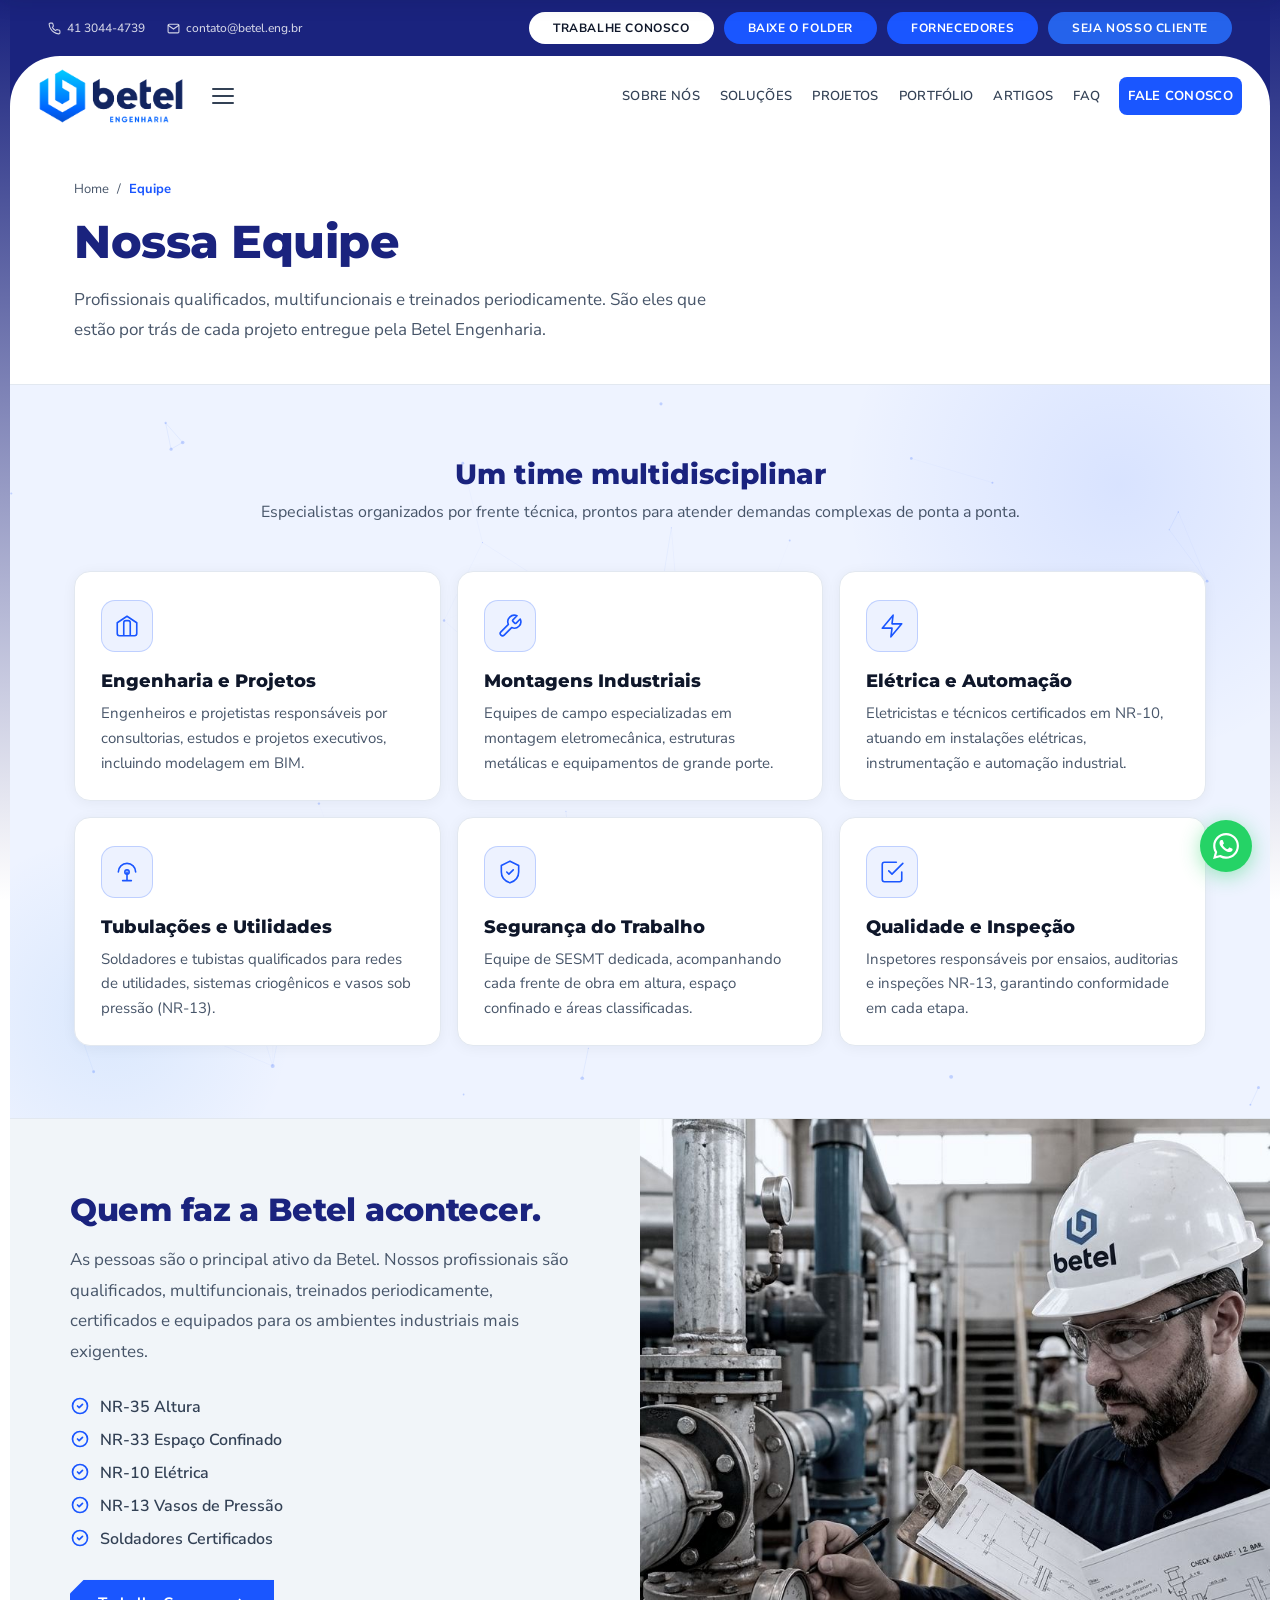
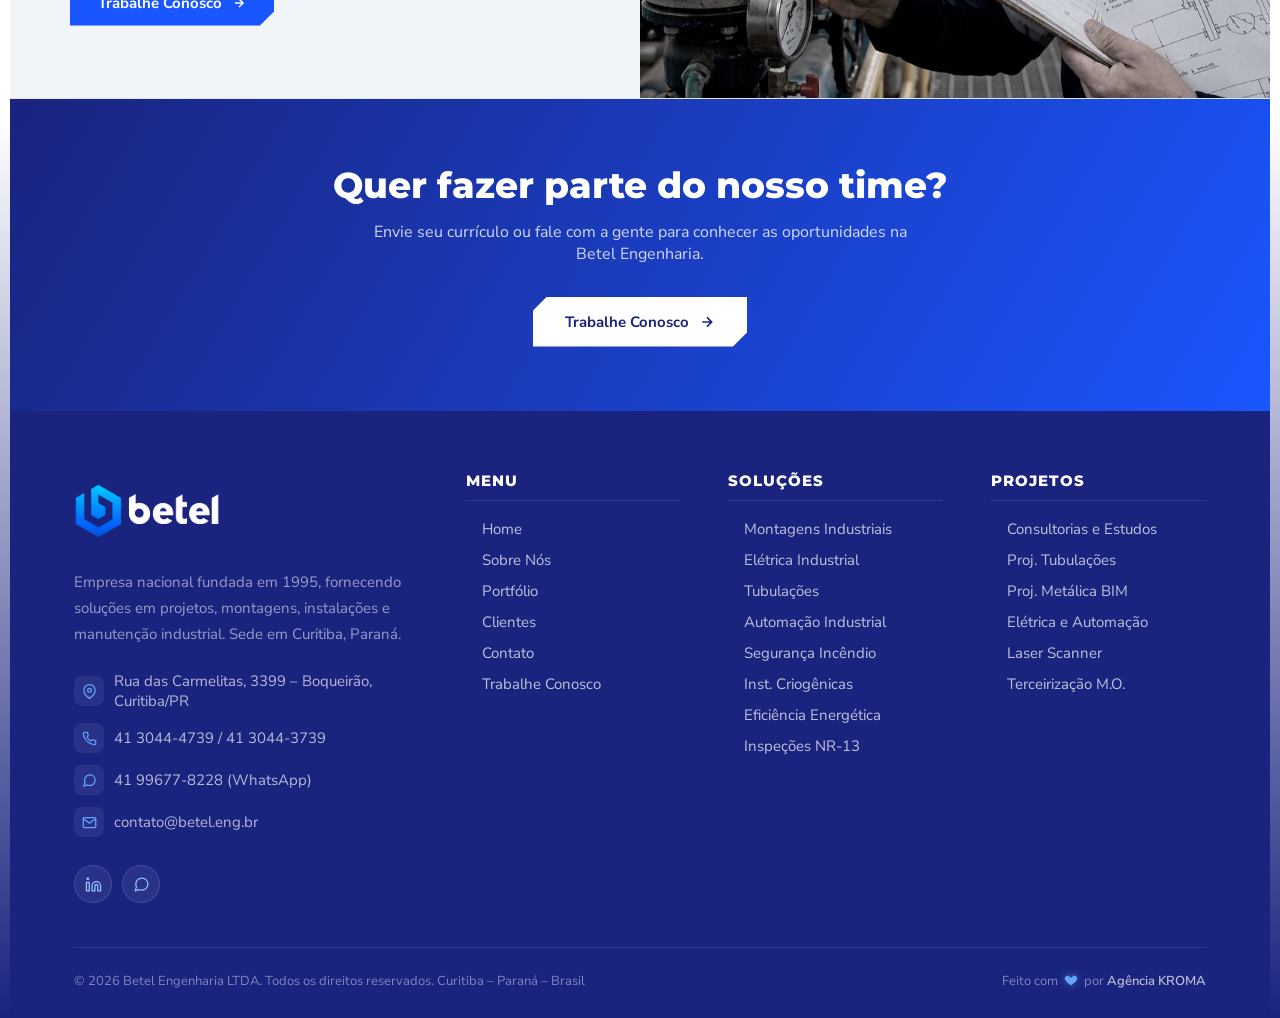
<file: equipe.html>
<!DOCTYPE html>
<html lang="pt-BR">
<head>
<meta charset="UTF-8">
<meta name="viewport" content="width=device-width, initial-scale=1.0">
<title>Equipe | Betel Engenharia | Time Multidisciplinar em Curitiba/PR</title>
<meta name="description" content="Conheça a equipe multidisciplinar da Betel Engenharia: profissionais certificados em NR-10, NR-13, NR-33 e NR-35, atuando em montagens, elétrica, tubulações e automação industrial.">
<meta name="keywords" content="equipe betel engenharia, time multidisciplinar, engenheiros curitiba, soldadores certificados">
<link rel="preconnect" href="https://fonts.googleapis.com">
<link rel="preconnect" href="https://fonts.gstatic.com" crossorigin>
<link href="https://fonts.googleapis.com/css2?family=Montserrat:wght@500;600;700;800&family=Nunito+Sans:wght@400;500;600;700;800&display=swap" rel="stylesheet">
<link rel="icon" href="img/betel-logo-header-trimmed.png">
<style>
  :root {
    --blue:#1A56FF;--blue-dark:#1A237E;--blue-mid:#2563EB;--blue-light:#EEF3FF;
    --dark:#0F172A;--dark-2:#1E293B;--gray-100:#F8FAFC;--gray-200:#F1F5F9;
    --gray-300:#E2E8F0;--gray-600:#475569;--gray-700:#334155;--white:#FFFFFF;
    --font-head:'Montserrat',sans-serif;--font-body:'Nunito Sans',sans-serif;
  }
  *{margin:0;padding:0;box-sizing:border-box;}
  body{font-family:var(--font-body);color:var(--dark);background:var(--white);overflow-x:hidden;font-size:16px;}

  /* TOP BAR */
  .topbar{background:#1A237E;color:rgba(255,255,255,.85);font-size:13px;font-weight:500;padding:8px 48px;display:flex;justify-content:flex-end;align-items:center;gap:24px;}
  .topbar a{color:rgba(255,255,255,.85);text-decoration:none;display:flex;align-items:center;gap:6px;transition:color .2s;}
  .topbar a:hover{color:#93C5FD;}
  .topbar-dot{width:3px;height:3px;background:rgba(255,255,255,.35);border-radius:50%;}

  /* NAVBAR */
  nav{background:var(--white);border-bottom:1px solid var(--gray-300);padding:0 48px;display:flex;align-items:center;justify-content:space-between;position:sticky;top:0;z-index:200;box-shadow:0 1px 16px rgba(26,86,255,.06);}
  .nav-left{display:flex;align-items:center;gap:20px;}
  .logo{padding:12px 0;display:block;}
  .logo img{height:56px;width:auto;display:block;}

  /* HAMBURGER */
  .hamburger{display:flex;flex-direction:column;justify-content:center;gap:5px;cursor:pointer;padding:8px;border:none;background:transparent;border-radius:6px;transition:background .2s;}
  .hamburger:hover{background:var(--gray-200);}
  .hamburger span{display:block;width:22px;height:2px;background:var(--gray-700);border-radius:2px;transition:transform .3s, opacity .3s;}
  .hamburger.open span:nth-child(1){transform:translateY(7px) rotate(45deg);}
  .hamburger.open span:nth-child(2){opacity:0;}
  .hamburger.open span:nth-child(3){transform:translateY(-7px) rotate(-45deg);}

  /* MEGA MENU */
  .mega-menu{position:fixed;top:0;left:0;right:0;bottom:0;background:var(--white);z-index:300;padding:40px 64px;display:none;overflow-y:auto;}
  .mega-menu.open{display:block;animation:fadeIn .25s ease;}
  @keyframes fadeIn{from{opacity:0;transform:translateY(-10px)}to{opacity:1;transform:translateY(0)}}
  .mega-top{display:flex;align-items:center;justify-content:space-between;margin-bottom:52px;padding-bottom:20px;border-bottom:1px solid var(--gray-300);}
  .mega-top .logo img{height:44px;}
  .mega-close{width:40px;height:40px;border:none;background:var(--gray-200);border-radius:50%;cursor:pointer;display:flex;align-items:center;justify-content:center;font-size:20px;color:var(--gray-700);transition:background .2s;}
  .mega-close:hover{background:var(--gray-300);}
  .mega-grid{display:grid;grid-template-columns:repeat(4,1fr);gap:48px;}
  .mega-col h4{font-family:var(--font-head);font-size:13px;font-weight:800;color:var(--dark);text-transform:uppercase;letter-spacing:2px;margin-bottom:20px;padding-bottom:10px;border-bottom:2px solid var(--blue);}
  .mega-col ul{list-style:none;}
  .mega-col ul li{margin-bottom:14px;}
  .mega-col ul a{font-size:17px;color:var(--gray-600);text-decoration:none;font-weight:400;display:flex;align-items:center;gap:8px;transition:color .2s,gap .2s;}
  .mega-col ul a::before{content:'→';font-size:11px;color:var(--blue);opacity:0;transition:opacity .2s;}
  .mega-col ul a:hover{color:var(--blue);gap:12px;}
  .mega-col ul a:hover::before{opacity:1;}

  .nav-links{display:flex;list-style:none;align-items:center;gap:2px;}
  .nav-links a{text-decoration:none;color:var(--gray-700);font-size:15px;font-weight:600;padding:20px 14px;display:block;transition:color .2s;position:relative;}
  .nav-links a::after{content:'';position:absolute;bottom:0;left:14px;right:14px;height:3px;background:var(--blue);border-radius:3px 3px 0 0;transform:scaleX(0);transition:transform .25s;}
  .nav-links a:hover{color:var(--blue);}
  .nav-links a:hover::after{transform:scaleX(1);}
  .nav-links a.active{color:var(--blue);}
  .nav-links a.active::after{transform:scaleX(1);}
  .nav-cta{background:var(--blue)!important;color:var(--white)!important;padding:10px 22px!important;border-radius:8px!important;font-weight:700!important;margin-left:8px;transition:background .2s!important;}
  .nav-cta:hover{background:var(--blue-dark)!important;}
  .nav-cta::after{display:none!important;}

  .hero-btn{display:inline-flex;align-items:center;gap:10px;background:var(--blue);color:var(--white);text-decoration:none;font-size:15px;font-weight:700;padding:15px 32px;border-radius:10px;width:fit-content;transition:background .2s,transform .2s,box-shadow .2s;box-shadow:0 4px 20px rgba(26,86,255,.35);}
  .hero-btn:hover{background:#2563EB;transform:translateY(-2px);box-shadow:0 8px 28px rgba(26,86,255,.45);}

  /* SEGMENTOS-STYLE GRID */
  .segmentos{background:var(--blue-light);padding:72px 64px;position:relative;overflow:hidden;}
  #seg-canvas{position:absolute;inset:0;pointer-events:none;z-index:0;}
  .seg-orb{position:absolute;border-radius:50%;pointer-events:none;z-index:0;}
  .seg-orb-1{width:600px;height:600px;top:-200px;right:-150px;background:radial-gradient(circle,rgba(26,86,255,.10) 0%,transparent 65%);}
  .seg-orb-2{width:400px;height:400px;bottom:-100px;left:-100px;background:radial-gradient(circle,rgba(14,116,233,.09) 0%,transparent 65%);}

  .segmentos-headline{text-align:center;margin-bottom:48px;position:relative;z-index:1;}
  .segmentos-headline h2{font-family:var(--font-head);font-size:clamp(22px,2.2vw,30px);font-weight:800;color:var(--dark);margin-bottom:10px;}
  .segmentos-headline h2 em{color:var(--blue);font-style:normal;}
  .segmentos-headline p{font-size:16px;color:var(--gray-600);}

  .segmentos-grid{display:grid;grid-template-columns:repeat(3,1fr);gap:16px;position:relative;z-index:1;}
  .seg-card{background:var(--white);padding:28px 26px 24px;border:1px solid var(--gray-300);border-radius:16px;transition:background .3s,border-color .3s,transform .3s,box-shadow .3s;position:relative;overflow:hidden;box-shadow:0 2px 14px rgba(15,23,42,.05);}
  .seg-card:hover{background:var(--blue-light);border-color:rgba(26,86,255,.35);transform:translateY(-4px);box-shadow:0 14px 30px rgba(26,86,255,.14);}
  .seg-card::before{content:'';position:absolute;inset:0;background:linear-gradient(120deg,transparent 30%,rgba(26,86,255,.05) 50%,transparent 70%);transform:translateX(-100%);transition:transform .55s ease;}
  .seg-card:hover::before{transform:translateX(100%);}

  .seg-icon{width:52px;height:52px;background:rgba(26,86,255,.08);border:1px solid rgba(26,86,255,.22);border-radius:14px;display:flex;align-items:center;justify-content:center;margin-bottom:18px;}
  .seg-icon svg{width:26px;height:26px;stroke:var(--blue);fill:none;stroke-width:1.5;stroke-linecap:round;stroke-linejoin:round;}
  .seg-name{font-family:var(--font-head);font-size:18px;font-weight:800;color:var(--dark);margin-bottom:9px;}
  .seg-desc{font-size:15px;color:var(--gray-600);line-height:1.65;}

  /* EQUIPE — full-bleed image */
  .equipe-strip{display:grid;grid-template-columns:1fr 1fr;min-height:500px;background:var(--white);border-top:1px solid var(--gray-300);border-bottom:1px solid var(--gray-300);}
  .equipe-text{background:var(--gray-200);padding:72px 60px;display:flex;flex-direction:column;justify-content:center;}
  .equipe-text h2{font-family:var(--font-head);font-size:clamp(26px,2.5vw,36px);font-weight:800;color:var(--dark);line-height:1.2;margin-bottom:16px;letter-spacing:-.3px;}
  .equipe-text h2 span{color:var(--blue);}
  .equipe-text p{font-size:17px;color:var(--gray-600);line-height:1.8;margin-bottom:28px;}
  .certifs{display:flex;gap:8px;flex-wrap:wrap;margin-bottom:32px;}
  .certif-tag{background:var(--white);border:1px solid rgba(26,86,255,.2);color:var(--blue-dark);font-size:12px;font-weight:700;text-transform:uppercase;letter-spacing:.8px;padding:6px 13px;border-radius:100px;}
  .equipe-img{position:relative;overflow:hidden;background:#0B1220;}
  .equipe-img img{width:100%;height:100%;object-fit:cover;display:block;}
  .sobre-btn{display:inline-flex;align-items:center;gap:10px;background:var(--blue);color:var(--white);text-decoration:none;font-size:15px;font-weight:700;padding:13px 28px;border-radius:9px;width:fit-content;box-shadow:0 4px 16px rgba(26,86,255,.25);transition:background .2s,transform .2s;}
  .sobre-btn:hover{background:var(--blue-dark);transform:translateY(-1px);}

  /* FOOTER */
  footer{background-color:#1A237E;padding:60px 64px 28px;}
  .footer-grid{display:grid;grid-template-columns:1.6fr 1fr 1fr 1fr;gap:48px;margin-bottom:44px;}
  .footer-logo{display:block;margin-bottom:18px;}
  .footer-logo img{height:50px;width:auto;}
  .footer-tagline{font-size:15px;line-height:1.75;color:rgba(255,255,255,.55);margin-bottom:24px;}
  .footer-contact{display:flex;flex-direction:column;gap:12px;margin-bottom:28px;}
  .fci{display:flex;align-items:center;gap:10px;font-size:15px;color:rgba(255,255,255,.68);}
  .fci a{color:rgba(255,255,255,.68);text-decoration:none;transition:color .2s;}
  .fci a:hover{color:#fff;}
  .fci-icon{width:30px;height:30px;background:rgba(255,255,255,.07);border-radius:8px;display:flex;align-items:center;justify-content:center;flex-shrink:0;}
  .fci-icon svg{width:15px;height:15px;stroke:#60A5FA;fill:none;stroke-width:2;stroke-linecap:round;stroke-linejoin:round;}
  .footer-social{display:flex;gap:10px;}
  .footer-social a{width:38px;height:38px;border-radius:50%;background:rgba(255,255,255,.07);border:1px solid rgba(255,255,255,.12);display:flex;align-items:center;justify-content:center;transition:background .2s,border-color .2s,transform .2s;}
  .footer-social a svg{width:17px;height:17px;stroke:#93C5FD;fill:none;stroke-width:1.8;stroke-linecap:round;stroke-linejoin:round;transition:stroke .2s;}
  .footer-social a:hover{background:var(--blue);border-color:var(--blue);transform:translateY(-3px);}
  .footer-social a:hover svg{stroke:#fff;}
  .footer-col h4{font-family:var(--font-head);font-size:15px;font-weight:800;color:var(--white);text-transform:uppercase;letter-spacing:1px;margin-bottom:18px;padding-bottom:10px;border-bottom:1px solid rgba(255,255,255,.1);}
  .footer-col ul{list-style:none;}
  .footer-col ul li{margin-bottom:11px;}
  .footer-col ul a{font-size:15px;color:rgba(255,255,255,.72);text-decoration:none;transition:color .2s;display:flex;align-items:center;gap:6px;}
  .footer-col ul a::before{content:'→';font-size:10px;color:#60A5FA;opacity:0;transition:opacity .2s;}
  .footer-col ul a:hover{color:#fff;}
  .footer-col ul a:hover::before{opacity:1;}
  .footer-bottom{border-top:1px solid rgba(255,255,255,.1);padding-top:24px;display:flex;justify-content:space-between;align-items:center;font-size:13px;color:rgba(255,255,255,.45);flex-wrap:wrap;gap:8px;}
  .footer-bottom a{color:rgba(255,255,255,.7);text-decoration:none;font-weight:600;transition:color .2s;}
  .footer-bottom a:hover{color:#fff;}

  /* WA FLOAT */
  .wa-float{position:fixed;bottom:28px;right:28px;width:52px;height:52px;background:#25D366;border-radius:50%;display:flex;align-items:center;justify-content:center;box-shadow:0 4px 20px rgba(37,211,102,.45);z-index:200;text-decoration:none;transition:transform .3s;}
  .wa-float:hover{transform:scale(1.1);}
  .wa-float svg{width:26px;height:26px;fill:#fff;}

  /* PÁGINA SECUNDÁRIA — SEM HERO, APENAS TÍTULO */
  .page-title-simple{padding:44px 64px 40px;background:var(--white);border-bottom:1px solid var(--gray-300);}
  .breadcrumb{display:flex;align-items:center;gap:8px;font-size:13px;color:var(--gray-600);margin-bottom:18px;}
  .breadcrumb a{color:var(--gray-600);text-decoration:none;transition:color .2s;}
  .breadcrumb a:hover{color:var(--blue);}
  .breadcrumb span.current{color:var(--blue);font-weight:700;}
  .page-title-simple h1{font-family:var(--font-head);font-size:clamp(30px,3.6vw,46px);font-weight:800;line-height:1.15;color:var(--dark);letter-spacing:-.5px;max-width:820px;}
  .page-title-simple h1 span{color:var(--blue);}
  .page-title-simple p{font-size:17px;line-height:1.75;color:var(--gray-600);max-width:660px;margin-top:16px;}

  /* CTA STRIP */
  .cta-strip{background:linear-gradient(120deg,var(--blue-dark),var(--blue));padding:64px;text-align:center;position:relative;overflow:hidden;}
  .cta-strip h2{font-family:var(--font-head);font-size:clamp(24px,2.8vw,36px);font-weight:800;color:var(--white);margin-bottom:14px;}
  .cta-strip p{font-size:16px;color:rgba(255,255,255,.8);margin-bottom:32px;max-width:560px;margin-left:auto;margin-right:auto;}
  .cta-strip .hero-btn{background:var(--white);color:var(--blue-dark);margin:0 auto;box-shadow:0 8px 24px rgba(0,0,0,.2);}
  .cta-strip .hero-btn:hover{background:var(--gray-100);}

  /* RESPONSIVO */
  @media (max-width: 1024px){
    body{background:var(--gray-300);}
    .site-frame{margin:0 10px 10px;}
    .topbar{padding:7px 24px;gap:16px;font-size:12px;}
    .topbar a svg{width:11px;height:11px;}
    nav{padding:0 24px;}
    .logo img{height:46px;}
    .nav-links{gap:0;}
    .nav-links li:not(:last-child){display:none;}
    .nav-links a{padding:16px 10px;}
    .nav-cta{padding:9px 16px!important;font-size:14px!important;}
    .mega-menu{padding:28px 32px;}
    .mega-grid{grid-template-columns:repeat(2,1fr);gap:32px 24px;}
    .segmentos{padding:56px 32px;}
    .segmentos-grid{grid-template-columns:repeat(2,1fr);}
    .equipe-strip{grid-template-columns:1fr;min-height:auto;}
    .equipe-img{min-height:340px;order:-1;}
    .equipe-text{padding:52px 32px;}
    .page-title-simple{padding:36px 32px 32px;}
    footer{padding:48px 32px 24px;}
    .footer-grid{grid-template-columns:1fr 1fr;gap:36px;}
    .cta-strip{padding:48px 32px;}
  }
  @media (max-width: 768px){
    .topbar{display:none;}
    nav{padding:0 16px;}
    .logo img{height:40px;}
    .nav-left{gap:10px;}
    .mega-menu{padding:20px 20px;}
    .mega-top{margin-bottom:32px;padding-bottom:16px;}
    .mega-top .logo img{height:36px;}
    .mega-grid{grid-template-columns:1fr;gap:28px;}
    .segmentos{padding:44px 20px;}
    .segmentos-headline{margin-bottom:32px;}
    .segmentos-grid{grid-template-columns:1fr;gap:14px;}
    .equipe-img{min-height:280px;}
    .equipe-text{padding:40px 20px;}
    .certifs{gap:6px;}
    .page-title-simple{padding:28px 20px 26px;}
    .page-title-simple p{font-size:16px;}
    footer{padding:40px 20px 20px;}
    .footer-grid{grid-template-columns:1fr;gap:32px;margin-bottom:32px;}
    .footer-social{flex-wrap:wrap;}
    .footer-bottom{flex-direction:column;align-items:flex-start;gap:10px;}
    .wa-float{width:48px;height:48px;bottom:20px;right:20px;}
    .wa-float svg{width:24px;height:24px;}
    .cta-strip{padding:40px 20px;}
  }

  /* =========================================================
     AJUSTES 11/2026
     ========================================================= */
  /* Menu e barra superior em caixa alta */
  .nav-links a,.topbar-btn,.topbar a,.topbar-nav a,.mega-actions a{text-transform:uppercase;letter-spacing:.6px;}
  .nav-links a{font-size:14px;}
  .topbar a[href^="mailto"],.topbar-nav a[href^="mailto"]{text-transform:none!important;letter-spacing:0!important;}

  /* Titulos em uma cor so (azul escuro), sem destaque em duas cores */
  .hero-title,.section-title,.sobre-title,.equipe-text h2,.segmentos-headline h2,.clientes-header h2,
  .section-header-center h2,.page-title-simple h1,.apresentacao h2,.pilar-content h2,.mvv-card h3{color:var(--blue-dark);}
  h1 span,h1 em,h2 span,h2 em,.hero-title span,.page-banner-title span,.section-title span{
    color:inherit!important;background:none!important;-webkit-text-fill-color:currentColor!important;font-style:normal;}

  /* Sem "baloes": rotulos viram texto simples */
  .hero-eyebrow{background:none!important;border:none!important;padding:0!important;border-radius:0!important;}
  .artigo-tag,.seg-badge{background:none!important;padding:0!important;border-radius:0!important;color:var(--blue)!important;}

  /* Topicos (substituem os baloes de termos) */
  .topicos{text-align:left;list-style:none;margin:0 0 28px;padding:0;display:flex;flex-direction:column;gap:10px;}
  .topicos li{position:relative;padding-left:26px;font-size:16px;font-weight:600;color:var(--gray-700);line-height:1.45;}
  .topicos li::before{content:'';position:absolute;left:0;top:5px;width:14px;height:14px;border-radius:3px;
    background:var(--blue);-webkit-mask:url("data:image/svg+xml,%3Csvg xmlns='http://www.w3.org/2000/svg' viewBox='0 0 24 24'%3E%3Cpath d='M20 6L9 17l-5-5' fill='none' stroke='black' stroke-width='4' stroke-linecap='round' stroke-linejoin='round'/%3E%3C/svg%3E") center/contain no-repeat;
    mask:url("data:image/svg+xml,%3Csvg xmlns='http://www.w3.org/2000/svg' viewBox='0 0 24 24'%3E%3Cpath d='M20 6L9 17l-5-5' fill='none' stroke='black' stroke-width='4' stroke-linecap='round' stroke-linejoin='round'/%3E%3C/svg%3E") center/contain no-repeat;}

  /* Videos de fundo mais discretos, no mesmo tom das fotos */
  .video-hero video{filter:saturate(.4) brightness(.95)!important;}

  /* Cards dos carrosseis agora sao links */
  a.card{display:block;text-decoration:none;color:inherit;}

  /* Botao voltar ao topo */
  .to-top{position:fixed;right:30px;bottom:92px;width:46px;height:46px;border-radius:50%;border:none;cursor:pointer;
    background:var(--blue-dark);color:#fff;display:flex;align-items:center;justify-content:center;z-index:199;
    box-shadow:0 4px 16px rgba(15,23,42,.25);opacity:0;visibility:hidden;transform:translateY(10px);
    transition:opacity .25s,transform .25s,visibility .25s,background .2s;}
  .to-top.show{opacity:1;visibility:visible;transform:translateY(0);}
  .to-top:hover{background:var(--blue);}
  .to-top svg{width:20px;height:20px;}
  @media (max-width:768px){.to-top{right:22px;bottom:80px;width:42px;height:42px;}}

  /* =========================================================
     AJUSTES 18/11/2026
     ========================================================= */
  /* Botoes com cantos chanfrados (sup. esquerdo e inf. direito) */
  .hero-btn,.sobre-btn,.cf-submit,.btn-chanfro{border-radius:0!important;
    clip-path:polygon(14px 0,100% 0,100% calc(100% - 14px),calc(100% - 14px) 100%,0 100%,0 14px);}
  .pf-filter{border-radius:0!important;
    clip-path:polygon(9px 0,100% 0,100% calc(100% - 9px),calc(100% - 9px) 100%,0 100%,0 9px);}
  .hero-btn:hover,.sobre-btn:hover,.cf-submit:hover{transform:none!important;}

  /* Icone dos topicos igual ao da pagina Solucoes (check em circulo) */
  .topicos li{padding-left:30px;}
  .topicos li::before{width:20px!important;height:20px!important;top:0!important;border-radius:0!important;
    -webkit-mask:url("data:image/svg+xml,%3Csvg xmlns='http://www.w3.org/2000/svg' viewBox='0 0 24 24' fill='none' stroke='black' stroke-width='2' stroke-linecap='round' stroke-linejoin='round'%3E%3Ccircle cx='12' cy='12' r='9'/%3E%3Cpath d='M9 12l2 2 4-4'/%3E%3C/svg%3E") center/contain no-repeat!important;mask:url("data:image/svg+xml,%3Csvg xmlns='http://www.w3.org/2000/svg' viewBox='0 0 24 24' fill='none' stroke='black' stroke-width='2' stroke-linecap='round' stroke-linejoin='round'%3E%3Ccircle cx='12' cy='12' r='9'/%3E%3Cpath d='M9 12l2 2 4-4'/%3E%3C/svg%3E") center/contain no-repeat!important;}


  /* Assinatura KROMA: coracao pulsando no azul claro do tema */
  .kroma-heart{display:inline-flex;vertical-align:-2px;margin:0 3px;animation:kromaPulse 1.2s ease-in-out infinite;transform-origin:center;}
  .kroma-heart svg{fill:#60A5FA;filter:drop-shadow(0 0 4px rgba(96,165,250,.55));}
  @keyframes kromaPulse{0%,100%{transform:scale(1)}15%{transform:scale(1.25)}30%{transform:scale(1)}45%{transform:scale(1.18)}60%{transform:scale(1)}}
  @media (prefers-reduced-motion:reduce){.kroma-heart{animation:none;}}

  /* Menu com 7 itens: nao quebrar linha em telas medias */
  nav .nav-links a{white-space:nowrap;}
  @media (min-width:1025px) and (max-width:1280px){nav .nav-links a{padding-left:9px!important;padding-right:9px!important;font-size:13px!important;letter-spacing:.3px!important;} nav{padding:0 28px!important;}}

  /* Moldura do site: todo o conteudo dentro das barras laterais em degrade (desktop) */
  @media (min-width:1025px){
    .site-frame{padding:0 10px;background:linear-gradient(180deg,#1A237E 0,#FFFFFF 900px,#FFFFFF calc(100% - 900px),#1A237E 100%);}
    .header-wrap nav{margin:0!important;}
    .hero-frame{padding:0!important;background:none!important;}
    .video-hero{left:10px!important;right:10px!important;width:auto!important;}
  }
</style>
<link rel="stylesheet" href="css/topo.css">
</head>
<body>
<div class="site-frame">

<!-- HEADER (topbar + navbar sobre fundo navy contínuo) -->
<div class="header-wrap" id="headerWrap">

  <!-- TOP BAR -->
  <div class="topbar">
    <div class="topbar-nav">
      <a href="tel:4130444739" class="topbar-tel"><svg width="13" height="13" viewBox="0 0 24 24" fill="none" stroke="currentColor" stroke-width="2"><path d="M22 16.92v3a2 2 0 01-2.18 2 19.79 19.79 0 01-8.63-3.07 19.5 19.5 0 01-6-6 19.79 19.79 0 01-3.07-8.67A2 2 0 014.11 2h3a2 2 0 012 1.72c.127.96.361 1.903.7 2.81a2 2 0 01-.45 2.11L8.09 9.91a16 16 0 006 6l1.27-1.27a2 2 0 012.11-.45c.907.339 1.85.573 2.81.7A2 2 0 0122 16.92z"/></svg>41 3044-4739</a>
      <a href="mailto:contato@betel.eng.br" class="topbar-tel"><svg width="13" height="13" viewBox="0 0 24 24" fill="none" stroke="currentColor" stroke-width="2"><path d="M4 4h16c1.1 0 2 .9 2 2v12c0 1.1-.9 2-2 2H4c-1.1 0-2-.9-2-2V6c0-1.1.9-2 2-2z"/><polyline points="22,6 12,13 2,6"/></svg>contato@betel.eng.br</a>
    </div>
    <div class="topbar-right">
      <a href="trabalhe-conosco.html" class="topbar-btn tb-white">Trabalhe Conosco</a>
      <a href="downloads/folder-betel-2026.pdf" class="topbar-btn tb-blue" target="_blank">Baixe o Folder</a>
      <a href="fornecedores.html" class="topbar-btn tb-blue">Fornecedores</a>
      <a href="seja-nosso-cliente.html" class="topbar-btn tb-blue-alt">Seja Nosso Cliente</a>
    </div>
  </div>

  <!-- NAVBAR -->
  <nav>
    <div class="nav-left">
      <a href="index.html" class="logo">
        <img src="img/betel-logo-header-trimmed.png" alt="Betel Engenharia">
      </a>
      <button class="hamburger" id="hambBtn" onclick="toggleMenu()" aria-label="Menu">
        <span></span><span></span><span></span>
      </button>
    </div>
    <ul class="nav-links">
      <li><a href="sobre-nos.html">Sobre Nós</a></li>
      <li><a href="solucoes.html">Soluções</a></li>
      <li><a href="projetos.html">Projetos</a></li>
      <li><a href="portfolio.html">Portfólio</a></li>
      <li><a href="artigos.html">Artigos</a></li>
      <li><a href="faq.html">FAQ</a></li>
      <li><a href="contato.html" class="nav-cta">Fale Conosco</a></li>
    </ul>
  </nav>
</div>

<!-- NAVBAR FIXA (desce no scroll) -->
<div class="nav-sticky" id="navSticky">
  <div class="nav-left">
    <a href="index.html" class="logo">
      <img src="img/betel-logo-header-trimmed.png" alt="Betel Engenharia">
    </a>
    <button class="hamburger" onclick="toggleMenu()" aria-label="Menu">
      <span></span><span></span><span></span>
    </button>
  </div>
  <ul class="nav-links">
    <li><a href="sobre-nos.html">Sobre Nós</a></li>
    <li><a href="solucoes.html">Serviços</a></li>
    <li><a href="artigos.html">Artigos</a></li>
    <li><a href="faq.html">FAQ</a></li>
    <li><a href="contato.html" class="nav-cta">Fale Conosco</a></li>
  </ul>
</div>

<!-- MEGA MENU -->
<div class="mega-menu" id="megaMenu">
  <div class="mega-top">
    <a href="index.html" class="logo">
      <img src="img/betel-logo-header-trimmed.png" alt="Betel Engenharia">
    </a>
    <button class="mega-close" onclick="toggleMenu()">✕</button>
  </div>
  <div class="mega-grid">
    <div class="mega-col">
      <h4>betel</h4>
      <ul>
        <li><a href="institucional.html">Institucional</a></li>
        <li><a href="equipe.html">Equipe</a></li>
        <li><a href="portfolio.html">Portfólio</a></li>
        <li><a href="certificacoes.html">Certificações</a></li>
        <li><a href="sustentabilidade.html">Sustentabilidade</a></li>
        <li><a href="artigos.html">Artigos</a></li>
        <li><a href="faq.html">FAQ</a></li>
      </ul>
    </div>
    <div class="mega-col mega-col-wide">
      <h4>serviços</h4>
      <ul>
        <li><a href="solucoes.html#montagens">Montagens Industriais</a></li>
        <li><a href="solucoes.html#eletrica">Elétrica Industrial</a></li>
        <li><a href="solucoes.html#tubulacoes">Tubulações</a></li>
        <li><a href="solucoes.html#automacao">Automação Industrial</a></li>
        <li><a href="solucoes.html#criogenicas">Inst. Criogênicas</a></li>
        <li><a href="solucoes.html">Inst. de Gases Industriais</a></li>
        <li><a href="solucoes.html#incendio">Seg. Contra Incêndio</a></li>
        <li><a href="solucoes.html#eficiencia">Eficiência Energética</a></li>
        <li><a href="solucoes.html#inspecoes">Inspeções NR-13</a></li>
        <li><a href="projetos.html#consultorias">Consultorias e Estudos</a></li>
        <li><a href="projetos.html#tubulacoes">Proj. Tubulações</a></li>
        <li><a href="projetos.html#metalica-bim">Proj. Metálica (BIM)</a></li>
        <li><a href="projetos.html#eletrica-automacao">Elétrica e Automação</a></li>
        <li><a href="projetos.html#laser-scanner">Laser Scanner</a></li>
        <li><a href="projetos.html#terceirizacao">Terceirização M.O.</a></li>
      </ul>
    </div>
    <div class="mega-col">
      <h4>contatos</h4>
      <ul>
        <li><a href="contato.html">Fale Conosco</a></li>
        <li><a href="seja-nosso-cliente.html">Seja Nosso Cliente</a></li>
        <li><a href="trabalhe-conosco.html">Trabalhe Conosco</a></li>
        <li><a href="fornecedores.html">Fornecedores</a></li>
      </ul>
    </div>
  </div>
</div>

<!-- TÍTULO DA PÁGINA (sem hero) -->
<section class="page-title-simple">
  <div class="breadcrumb"><a href="index.html">Home</a><span>/</span><span class="current">Equipe</span></div>
  <h1>Nossa Equipe</h1>
  <p>Profissionais qualificados, multifuncionais e treinados periodicamente. São eles que estão por trás de cada projeto entregue pela Betel Engenharia.</p>
</section>

<!-- ÁREAS MULTIDISCIPLINARES -->
<section class="segmentos">
  <canvas id="seg-canvas"></canvas>
  <div class="seg-orb seg-orb-1"></div>
  <div class="seg-orb seg-orb-2"></div>

  <div class="segmentos-headline">
    <h2>Um time multidisciplinar</h2>
    <p>Especialistas organizados por frente técnica, prontos para atender demandas complexas de ponta a ponta.</p>
  </div>

  <div class="segmentos-grid">
    <div class="seg-card">
      <div class="seg-icon"><svg viewBox="0 0 24 24"><path d="M9 21V9a2 2 0 012-2h2a2 2 0 012 2v12M3 9l9-6 9 6M3 9v10a2 2 0 002 2h14a2 2 0 002-2V9"/></svg></div>
      <h3 class="seg-name">Engenharia e Projetos</h3>
      <div class="seg-desc">Engenheiros e projetistas responsáveis por consultorias, estudos e projetos executivos, incluindo modelagem em BIM.</div>
    </div>
    <div class="seg-card">
      <div class="seg-icon"><svg viewBox="0 0 24 24"><path d="M14.7 6.3a1 1 0 000 1.4l1.6 1.6a1 1 0 001.4 0l3.77-3.77a6 6 0 01-7.94 7.94l-6.91 6.91a2.12 2.12 0 01-3-3l6.91-6.91a6 6 0 017.94-7.94l-3.76 3.76z"/></svg></div>
      <h3 class="seg-name">Montagens Industriais</h3>
      <div class="seg-desc">Equipes de campo especializadas em montagem eletromecânica, estruturas metálicas e equipamentos de grande porte.</div>
    </div>
    <div class="seg-card">
      <div class="seg-icon"><svg viewBox="0 0 24 24"><path d="M13 2L3 14h9l-1 8 10-12h-9l1-8z"/></svg></div>
      <h3 class="seg-name">Elétrica e Automação</h3>
      <div class="seg-desc">Eletricistas e técnicos certificados em NR-10, atuando em instalações elétricas, instrumentação e automação industrial.</div>
    </div>
    <div class="seg-card">
      <div class="seg-icon"><svg viewBox="0 0 24 24"><path d="M4 12a8 8 0 0116 0M12 12v8M8 20h8"/><circle cx="12" cy="12" r="2"/></svg></div>
      <h3 class="seg-name">Tubulações e Utilidades</h3>
      <div class="seg-desc">Soldadores e tubistas qualificados para redes de utilidades, sistemas criogênicos e vasos sob pressão (NR-13).</div>
    </div>
    <div class="seg-card">
      <div class="seg-icon"><svg viewBox="0 0 24 24"><path d="M12 2l8 4v6c0 5-3.5 8.5-8 10-4.5-1.5-8-5-8-10V6z"/><path d="M9 12l2 2 4-4"/></svg></div>
      <h3 class="seg-name">Segurança do Trabalho</h3>
      <div class="seg-desc">Equipe de SESMT dedicada, acompanhando cada frente de obra em altura, espaço confinado e áreas classificadas.</div>
    </div>
    <div class="seg-card">
      <div class="seg-icon"><svg viewBox="0 0 24 24"><path d="M9 11l3 3L22 4"/><path d="M21 12v7a2 2 0 01-2 2H5a2 2 0 01-2-2V5a2 2 0 012-2h11"/></svg></div>
      <h3 class="seg-name">Qualidade e Inspeção</h3>
      <div class="seg-desc">Inspetores responsáveis por ensaios, auditorias e inspeções NR-13, garantindo conformidade em cada etapa.</div>
    </div>
  </div>
</section>

<!-- EQUIPE — DESTAQUE -->
<section class="equipe-strip">
  <div class="equipe-text">
    <h2>Quem faz a Betel acontecer.</h2>
    <p>As pessoas são o principal ativo da Betel. Nossos profissionais são qualificados, multifuncionais, treinados periodicamente, certificados e equipados para os ambientes industriais mais exigentes.</p>
    <ul class="topicos"><li>NR-35 Altura</li><li>NR-33 Espaço Confinado</li><li>NR-10 Elétrica</li><li>NR-13 Vasos de Pressão</li><li>Soldadores Certificados</li></ul>
    <a href="trabalhe-conosco.html" class="sobre-btn">Trabalhe Conosco <svg width="14" height="14" viewBox="0 0 24 24" fill="none" stroke="currentColor" stroke-width="2.5"><path d="M5 12h14M12 5l7 7-7 7"/></svg></a>
  </div>
  <div class="equipe-img"><img loading="lazy" src="img/fotos/engenheiro.jpg" alt="Engenheiro da Betel Engenharia com capacete avaliando sistema de tubulação industrial"></div>
</section>

<!-- CTA -->
<section class="cta-strip">
  <h2>Quer fazer parte do nosso time?</h2>
  <p>Envie seu currículo ou fale com a gente para conhecer as oportunidades na Betel Engenharia.</p>
  <a href="trabalhe-conosco.html" class="hero-btn">Trabalhe Conosco <svg width="16" height="16" viewBox="0 0 24 24" fill="none" stroke="currentColor" stroke-width="2.5"><path d="M5 12h14M12 5l7 7-7 7"/></svg></a>
</section>

<!-- FOOTER -->
<footer>
  <div class="footer-grid">
    <div>
      <a href="index.html" class="logo footer-logo">
        <img src="img/betel-logo-footer-trimmed.png" alt="Betel Engenharia">
      </a>
      <p class="footer-tagline">Empresa nacional fundada em 1995, fornecendo soluções em projetos, montagens, instalações e manutenção industrial. Sede em Curitiba, Paraná.</p>
      <div class="footer-contact">
        <div class="fci"><div class="fci-icon"><svg viewBox="0 0 24 24"><path d="M21 10c0 7-9 13-9 13s-9-6-9-13a9 9 0 0118 0z"/><circle cx="12" cy="10" r="3"/></svg></div><a href="https://maps.app.goo.gl/fPSEUR7VWBMyC5i99" target="_blank">Rua das Carmelitas, 3399 – Boqueirão, Curitiba/PR</a></div>
        <div class="fci"><div class="fci-icon"><svg viewBox="0 0 24 24"><path d="M22 16.92v3a2 2 0 01-2.18 2 19.79 19.79 0 01-8.63-3.07 19.5 19.5 0 01-6-6 19.79 19.79 0 01-3.07-8.67A2 2 0 014.11 2h3a2 2 0 012 1.72c.127.96.361 1.903.7 2.81a2 2 0 01-.45 2.11L8.09 9.91a16 16 0 006 6l1.27-1.27a2 2 0 012.11-.45c.907.339 1.85.573 2.81.7A2 2 0 0122 16.92z"/></svg></div><a href="tel:4130444739">41 3044-4739 / 41 3044-3739</a></div>
        <div class="fci"><div class="fci-icon"><svg viewBox="0 0 24 24"><path d="M21 11.5a8.38 8.38 0 01-.9 3.8 8.5 8.5 0 01-7.6 4.7 8.38 8.38 0 01-3.8-.9L3 21l1.9-5.7a8.38 8.38 0 01-.9-3.8 8.5 8.5 0 014.7-7.6 8.38 8.38 0 013.8-.9h.5a8.48 8.48 0 018 8v.5z"/></svg></div><a href="https://wa.me/5541996778228">41 99677-8228 (WhatsApp)</a></div>
        <div class="fci"><div class="fci-icon"><svg viewBox="0 0 24 24"><path d="M4 4h16c1.1 0 2 .9 2 2v12c0 1.1-.9 2-2 2H4c-1.1 0-2-.9-2-2V6c0-1.1.9-2 2-2z"/><polyline points="22,6 12,13 2,6"/></svg></div><a href="mailto:contato@betel.eng.br">contato@betel.eng.br</a></div>
      </div>
      <div class="footer-social">
        <a href="https://linkedin.com/company/betel-engenharia" target="_blank" title="LinkedIn"><svg viewBox="0 0 24 24"><path d="M16 8a6 6 0 016 6v7h-4v-7a2 2 0 00-2-2 2 2 0 00-2 2v7h-4v-7a6 6 0 016-6zM2 9h4v12H2z"/><circle cx="4" cy="4" r="2" fill="#93C5FD" stroke="none"/></svg></a>
        <a href="https://wa.me/5541996778228" target="_blank" title="WhatsApp"><svg viewBox="0 0 24 24"><path d="M21 11.5a8.38 8.38 0 01-.9 3.8 8.5 8.5 0 01-7.6 4.7 8.38 8.38 0 01-3.8-.9L3 21l1.9-5.7a8.38 8.38 0 01-.9-3.8 8.5 8.5 0 014.7-7.6 8.38 8.38 0 013.8-.9h.5a8.48 8.48 0 018 8v.5z"/></svg></a>
      </div>
    </div>
    <div class="footer-col">
      <h4>Menu</h4>
      <ul>
        <li><a href="index.html">Home</a></li><li><a href="sobre-nos.html">Sobre Nós</a></li>
        <li><a href="portfolio.html">Portfólio</a></li><li><a href="index.html#clientes">Clientes</a></li><li><a href="contato.html">Contato</a></li><li><a href="trabalhe-conosco.html">Trabalhe Conosco</a></li>
      </ul>
    </div>
    <div class="footer-col">
      <h4>Soluções</h4>
      <ul>
        <li><a href="solucoes.html#montagens">Montagens Industriais</a></li><li><a href="solucoes.html#eletrica">Elétrica Industrial</a></li>
        <li><a href="solucoes.html#tubulacoes">Tubulações</a></li><li><a href="solucoes.html#automacao">Automação Industrial</a></li>
        <li><a href="solucoes.html#incendio">Segurança Incêndio</a></li><li><a href="solucoes.html#criogenicas">Inst. Criogênicas</a></li>
        <li><a href="solucoes.html#eficiencia">Eficiência Energética</a></li><li><a href="solucoes.html#inspecoes">Inspeções NR-13</a></li>
      </ul>
    </div>
    <div class="footer-col">
      <h4>Projetos</h4>
      <ul>
        <li><a href="projetos.html#consultorias">Consultorias e Estudos</a></li><li><a href="projetos.html#tubulacoes">Proj. Tubulações</a></li>
        <li><a href="projetos.html#metalica-bim">Proj. Metálica BIM</a></li><li><a href="projetos.html#eletrica-automacao">Elétrica e Automação</a></li>
        <li><a href="projetos.html#laser-scanner">Laser Scanner</a></li><li><a href="projetos.html#terceirizacao">Terceirização M.O.</a></li>
      </ul>
    </div>
  </div>
  <div class="footer-bottom">
    <span>© 2026 Betel Engenharia LTDA. Todos os direitos reservados. Curitiba – Paraná – Brasil</span>
    <span>Feito com <span class="kroma-heart" aria-label="amor"><svg viewBox="0 0 24 24" width="14" height="14"><path d="M12 21s-7.5-4.6-10-9.3C.4 8.4 2.3 4.5 6 4.5c2.2 0 3.6 1.2 4.5 2.6.3.4.7.6 1.5.6s1.2-.2 1.5-.6c.9-1.4 2.3-2.6 4.5-2.6 3.7 0 5.6 3.9 4 7.2C19.5 16.4 12 21 12 21z"/></svg></span> por <a href="https://www.instagram.com/agenciakroma" target="_blank">Agência KROMA</a></span>
  </div>
</footer>
</div><!-- /site-frame -->

<a href="https://wa.me/5541996778228" class="wa-float" target="_blank" title="WhatsApp">
  <svg viewBox="0 0 24 24"><path d="M17.472 14.382c-.297-.149-1.758-.867-2.03-.967-.273-.099-.471-.148-.67.15-.197.297-.767.966-.94 1.164-.173.199-.347.223-.644.075-.297-.15-1.255-.463-2.39-1.475-.883-.788-1.48-1.761-1.653-2.059-.173-.297-.018-.458.13-.606.134-.133.298-.347.446-.52.149-.174.198-.298.298-.497.099-.198.05-.371-.025-.52-.075-.149-.669-1.612-.916-2.207-.242-.579-.487-.5-.669-.51-.173-.008-.371-.01-.57-.01-.198 0-.52.074-.792.372-.272.297-1.04 1.016-1.04 2.479 0 1.462 1.065 2.875 1.213 3.074.149.198 2.096 3.2 5.077 4.487.709.306 1.262.489 1.694.625.712.227 1.36.195 1.871.118.571-.085 1.758-.719 2.006-1.413.248-.694.248-1.289.173-1.413-.074-.124-.272-.198-.57-.347m-5.421 7.403h-.004a9.87 9.87 0 01-5.031-1.378l-.361-.214-3.741.982.998-3.648-.235-.374a9.86 9.86 0 01-1.51-5.26c.001-5.45 4.436-9.884 9.888-9.884 2.64 0 5.122 1.03 6.988 2.898a9.825 9.825 0 012.893 6.994c-.003 5.45-4.437 9.884-9.885 9.884m8.413-18.297A11.815 11.815 0 0012.05 0C5.495 0 .16 5.335.157 11.892c0 2.096.547 4.142 1.588 5.945L.057 24l6.305-1.654a11.882 11.882 0 005.683 1.448h.005c6.554 0 11.89-5.335 11.893-11.893a11.821 11.821 0 00-3.48-8.413Z"/></svg>
</a>

</div>
<script>
  function toggleMenu(){
    const btn=document.getElementById('hambBtn');
    const menu=document.getElementById('megaMenu');
    btn.classList.toggle('open');
    menu.classList.toggle('open');
    document.body.style.overflow=menu.classList.contains('open')?'hidden':'';
  }

  // Fecha o mega menu ao clicar em qualquer link dele.
  // Necessário porque links para uma âncora (#id) na MESMA página não recarregam
  // o documento — sem isso, o menu continuava aberto por cima do conteúdo e
  // parecia que o clique "não fazia nada" ao navegar entre itens de Soluções.
  document.querySelectorAll('.mega-menu a').forEach(function(link){
    link.addEventListener('click', function(){
      document.getElementById('hambBtn').classList.remove('open');
      document.getElementById('megaMenu').classList.remove('open');
      document.body.style.overflow='';
    });
  });

  (function(){
    const canvas=document.getElementById('seg-canvas');
    if(!canvas)return;
    const ctx=canvas.getContext('2d');
    let W,H,pts=[];
    function resize(){
      const p=canvas.parentElement;
      W=canvas.width=p.offsetWidth;
      H=canvas.height=p.offsetHeight;
    }
    function mkPt(){
      return{x:Math.random()*W,y:Math.random()*H,vx:(Math.random()-.5)*.3,vy:(Math.random()-.5)*.3,r:Math.random()*1.5+.5};
    }
    function init(){resize();pts=[];for(let i=0;i<55;i++)pts.push(mkPt());}
    function draw(){
      ctx.clearRect(0,0,W,H);
      for(let i=0;i<pts.length;i++){
        for(let j=i+1;j<pts.length;j++){
          const dx=pts[i].x-pts[j].x,dy=pts[i].y-pts[j].y,d=Math.sqrt(dx*dx+dy*dy);
          if(d<120){
            ctx.beginPath();
            ctx.moveTo(pts[i].x,pts[i].y);
            ctx.lineTo(pts[j].x,pts[j].y);
            ctx.strokeStyle=`rgba(26,86,255,${(1-d/120)*.10})`;
            ctx.lineWidth=.8;
            ctx.stroke();
          }
        }
      }
      pts.forEach(p=>{
        ctx.beginPath();
        ctx.arc(p.x,p.y,p.r,0,Math.PI*2);
        ctx.fillStyle='rgba(26,86,255,0.22)';
        ctx.fill();
        p.x+=p.vx; p.y+=p.vy;
        if(p.x<0||p.x>W)p.vx*=-1;
        if(p.y<0||p.y>H)p.vy*=-1;
      });
      requestAnimationFrame(draw);
    }
    window.addEventListener('resize',()=>{resize();});
    init();draw();
  })();
</script>

<button class="to-top" id="toTop" aria-label="Voltar ao topo" title="Voltar ao topo"><svg viewBox="0 0 24 24" fill="none" stroke="currentColor" stroke-width="2.5" stroke-linecap="round" stroke-linejoin="round"><path d="M12 19V5M5 12l7-7 7 7"/></svg></button>
<script>
  (function(){
    var b=document.getElementById('toTop');if(!b)return;
    function f(){b.classList.toggle('show',window.scrollY>500);}
    window.addEventListener('scroll',f,{passive:true});f();
    b.addEventListener('click',function(){window.scrollTo({top:0,behavior:'smooth'});});
  })();
</script>
<script>
  // Navbar fixa: desce quando o topo original sai de vista
  (function(){
    var wrap=document.getElementById('headerWrap'), sticky=document.getElementById('navSticky');
    if(!wrap||!sticky)return;
    var t=false;
    function check(){sticky.classList.toggle('show', window.scrollY > wrap.offsetHeight); t=false;}
    window.addEventListener('scroll',function(){if(!t){t=true;requestAnimationFrame(check);}},{passive:true});
    check();
  })();
</script>
<script>
  // Botoes flutuantes (WhatsApp e voltar ao topo) sobem para ficar 5px acima da linha do rodape
  (function(){
    var line=document.querySelector('.footer-bottom');
    var els=[document.querySelector('.wa-float'),document.getElementById('toTop')].filter(Boolean);
    if(!line||!els.length)return;
    var lift=0,t=false;
    function upd(){
      var low=0;
      els.forEach(function(e){var b=e.getBoundingClientRect().bottom+lift; if(b>low)low=b;});
      var need=Math.max(0, low-(line.getBoundingClientRect().top-5));
      if(need!==lift){lift=need; els.forEach(function(e){e.style.translate='0 '+(-lift)+'px';});}
      t=false;
    }
    function q(){if(!t){t=true;requestAnimationFrame(upd);}}
    window.addEventListener('scroll',q,{passive:true});
    window.addEventListener('resize',q);
    upd();
  })();
</script>
<script src="js/logo-brilho.js" defer></script>
</body>
</html>
</file>
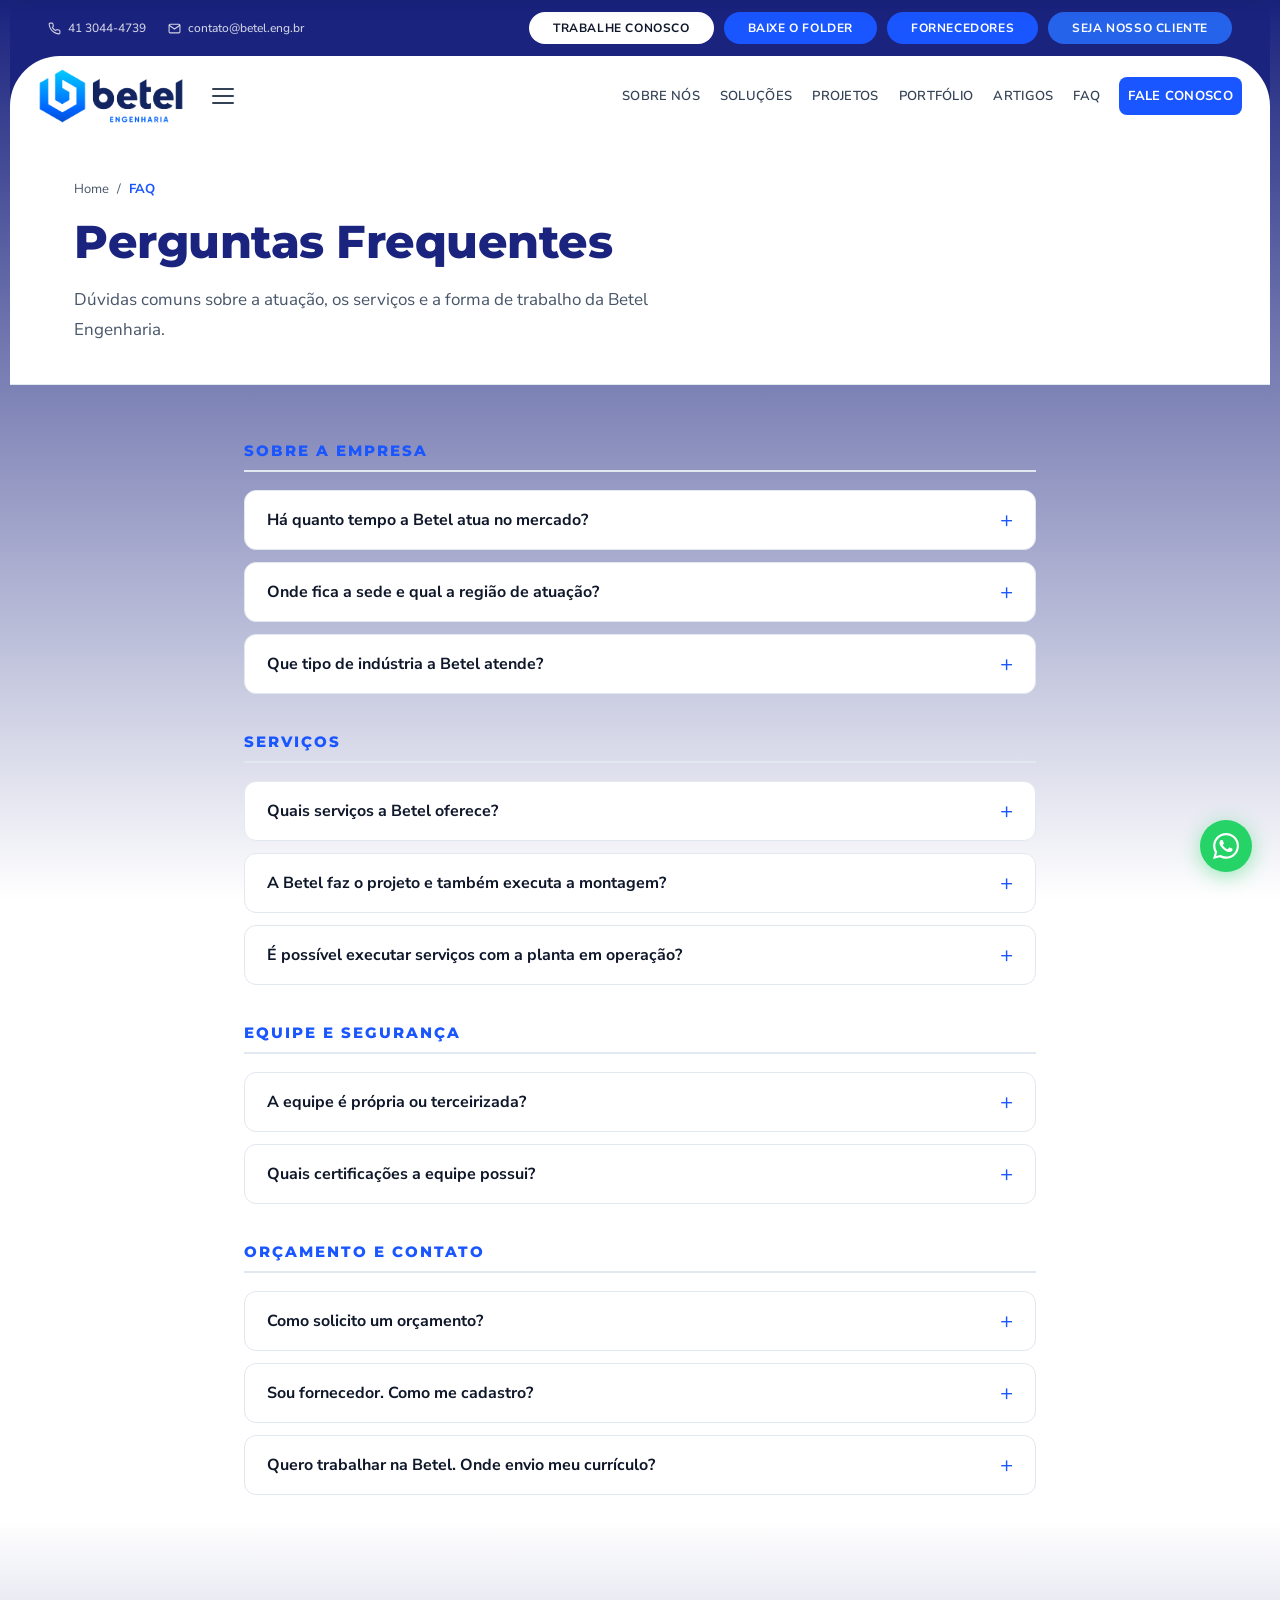
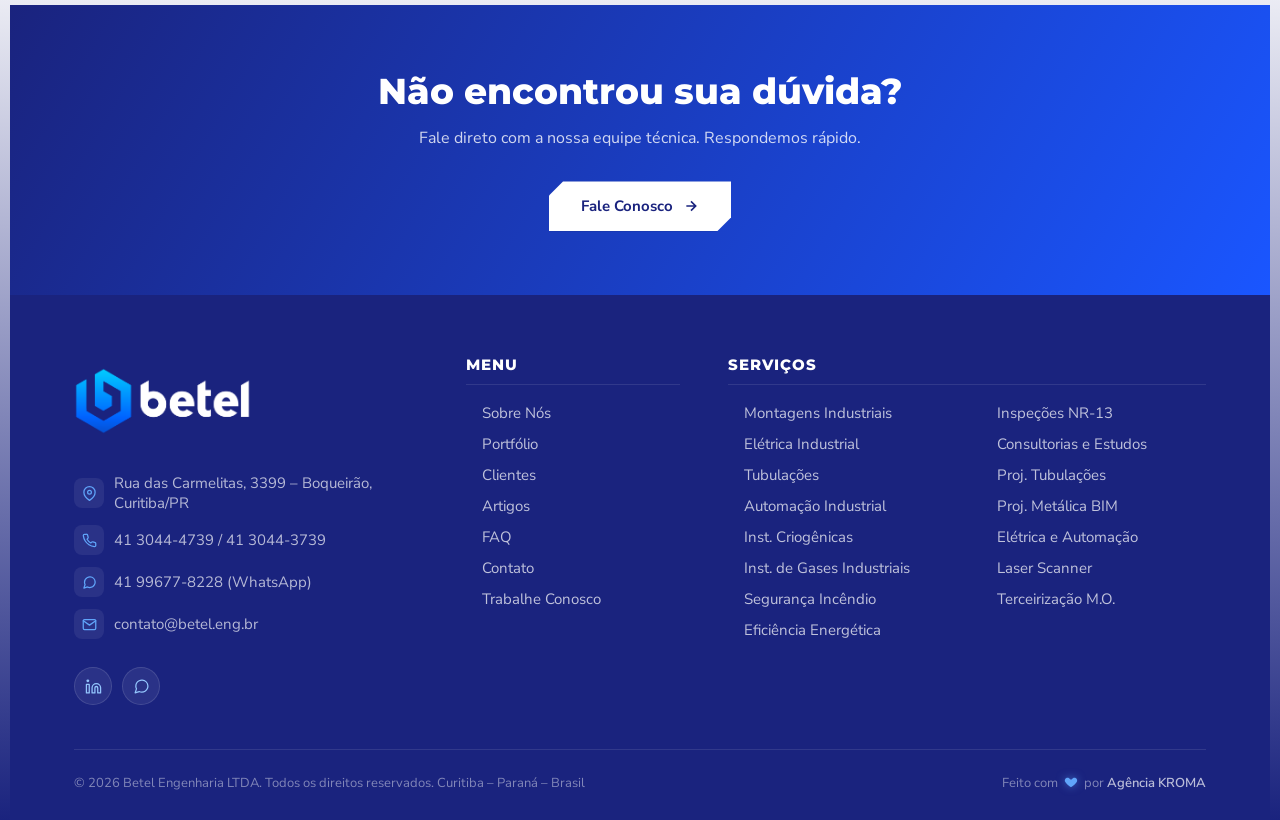
<file: faq.html>
<!DOCTYPE html>
<html lang="pt-BR">
<head>
<meta charset="UTF-8">
<meta name="viewport" content="width=device-width, initial-scale=1.0">
<title>FAQ | Betel Engenharia | Perguntas Frequentes</title>
<meta name="description" content="Perguntas frequentes sobre a Betel Engenharia: atuação, serviços, equipe, certificações NR e como solicitar orçamento.">
<meta name="keywords" content="engenharia industrial, montagens industriais, elétrica industrial, tubulações industriais, automação industrial, Curitiba, Betel Engenharia">
<link rel="preconnect" href="https://fonts.googleapis.com">
<link href="https://fonts.googleapis.com/css2?family=Nunito+Sans:wght@300;400;500;600;700&family=Montserrat:wght@700;800;900&display=swap" rel="stylesheet">
<style>
  :root {
    --blue:#1A56FF;--blue-dark:#1A237E;--blue-mid:#2563EB;--blue-light:#EEF3FF;
    --dark:#0F172A;--dark-2:#1E293B;--gray-100:#F8FAFC;--gray-200:#F1F5F9;
    --gray-300:#E2E8F0;--gray-600:#475569;--gray-700:#334155;--white:#FFFFFF;
    --font-head:'Montserrat',sans-serif;--font-body:'Nunito Sans',sans-serif;
  }
  *{margin:0;padding:0;box-sizing:border-box;}
  body{font-family:var(--font-body);color:var(--dark);background:var(--white);overflow-x:hidden;font-size:16px;}

  /* HEADER WRAPPER
     Fundo navy contínuo atrás da topbar E da navbar. É ele que faz os cantos
     arredondados da navbar aparecerem: a navbar branca é recuada 10px de cada
     lado e o navy do wrapper vaza por trás do raio. */
  .header-wrap{background:#1A237E;}

  /* TOP BAR */
  .topbar{height:56px;padding:0 38px;display:flex;justify-content:space-between;align-items:center;gap:10px;font-size:12px;}
  /* Grupo à esquerda ocupa o espaço vazio da faixa navy. */
  .topbar-nav{display:flex;align-items:center;gap:22px;}
  .topbar-nav a{color:rgba(255,255,255,.8);text-decoration:none;font-size:12px;font-weight:600;letter-spacing:.6px;text-transform:uppercase;transition:color .2s;}
  .topbar-nav a:hover{color:#fff;}
  .topbar-tel{display:flex;align-items:center;gap:7px;white-space:nowrap;text-transform:none!important;letter-spacing:0!important;font-weight:500!important;}
  .topbar-tel svg{flex-shrink:0;}
  .topbar-right{display:flex;align-items:center;gap:10px;}
  .topbar-link{color:rgba(255,255,255,.85);text-decoration:none;font-weight:500;display:flex;align-items:center;gap:6px;padding-right:12px;transition:color .2s;}
  .topbar-link:hover{color:#fff;}
  .topbar-btn{display:inline-flex;align-items:center;height:32px;padding:0 24px;border-radius:20px;font-size:12px;font-weight:700;text-decoration:none;white-space:nowrap;transition:background .2s,transform .2s,box-shadow .2s;}
  .topbar-btn:hover{transform:translateY(-1px);}
  .topbar-btn.tb-white{background:#fff;color:var(--dark);}
  .topbar-btn.tb-white:hover{background:var(--gray-200);}
  .topbar-btn.tb-blue{background:var(--blue);color:#fff;}
  .topbar-btn.tb-blue:hover{background:#2563EB;box-shadow:0 4px 14px rgba(26,86,255,.4);}
  .topbar-btn.tb-blue-alt{background:#2563EB;color:#fff;}
  .topbar-btn.tb-blue-alt:hover{background:#1D4ED8;box-shadow:0 4px 14px rgba(37,99,235,.4);}

  /* NAVBAR */
  nav{background:var(--white);margin:0 10px;border-radius:50px 50px 0 0;padding:0 48px;height:80px;display:flex;align-items:center;justify-content:space-between;}
  .nav-left{display:flex;align-items:center;gap:20px;}
  .logo{padding:12px 0;display:block;}
  .logo img{height:56px;width:auto;display:block;}

  /* NAVBAR FIXA — some acima da tela e desce quando o header sai de vista.
     Espelha o comportamento do #menu-oculto do MSE. */
  .nav-sticky{position:fixed;top:0;left:0;right:0;height:64px;background:var(--white);
    padding:0 38px;display:flex;align-items:center;justify-content:space-between;
    z-index:250;box-shadow:0 2px 20px rgba(15,23,42,.12);
    transform:translateY(-100%);transition:transform .35s ease;}
  .nav-sticky.show{transform:translateY(0);}
  .nav-sticky .logo{padding:0;}
  .nav-sticky .logo img{height:42px;}
  .nav-sticky .nav-links a{padding:20px 12px;}

  /* HAMBURGER */
  .hamburger{display:flex;flex-direction:column;justify-content:center;gap:5px;cursor:pointer;padding:8px;border:none;background:transparent;border-radius:6px;transition:background .2s;}
  .hamburger:hover{background:var(--gray-200);}
  .hamburger span{display:block;width:22px;height:2px;background:var(--gray-700);border-radius:2px;transition:transform .3s, opacity .3s;}
  .hamburger.open span:nth-child(1){transform:translateY(7px) rotate(45deg);}
  .hamburger.open span:nth-child(2){opacity:0;}
  .hamburger.open span:nth-child(3){transform:translateY(-7px) rotate(-45deg);}

  /* MEGA MENU */
  .mega-menu{position:fixed;top:0;left:0;right:0;bottom:0;background:var(--white);z-index:300;padding:40px 64px;display:none;overflow-y:auto;}
  .mega-menu.open{display:block;animation:fadeIn .25s ease;}
  @keyframes fadeIn{from{opacity:0;transform:translateY(-10px)}to{opacity:1;transform:translateY(0)}}
  .mega-top{display:flex;align-items:center;justify-content:space-between;margin-bottom:52px;padding-bottom:20px;border-bottom:1px solid var(--gray-300);}
  .mega-top .logo img{height:44px;}
  .mega-close{width:40px;height:40px;border:none;background:var(--gray-200);border-radius:50%;cursor:pointer;display:flex;align-items:center;justify-content:center;font-size:20px;color:var(--gray-700);transition:background .2s;}
  .mega-close:hover{background:var(--gray-300);}
  .mega-grid{display:grid;grid-template-columns:repeat(4,1fr);gap:48px;}
  .mega-col h4{font-family:var(--font-head);font-size:13px;font-weight:800;color:var(--dark);text-transform:uppercase;letter-spacing:2px;margin-bottom:20px;padding-bottom:10px;border-bottom:2px solid var(--blue);}
  /* Bloco SERVIÇOS: ocupa duas colunas do mega-grid, com um título só e os
     links quebrados em 2 colunas (mesmo tratamento do footer). */
  .mega-col-wide{grid-column:span 2;}
  .mega-col-wide ul{columns:2;column-gap:32px;}
  .mega-col-wide ul li{break-inside:avoid;}
  .mega-col ul{list-style:none;}
  .mega-col ul li{margin-bottom:14px;}
  .mega-col ul a{font-size:17px;color:var(--gray-600);text-decoration:none;font-weight:400;display:flex;align-items:center;gap:8px;transition:color .2s,gap .2s;}
  .mega-col ul a::before{content:'→';font-size:11px;color:var(--blue);opacity:0;transition:opacity .2s;}
  .mega-col ul a:hover{color:var(--blue);gap:12px;}
  .mega-col ul a:hover::before{opacity:1;}

  .nav-links{display:flex;list-style:none;align-items:center;gap:2px;}
  .nav-links a{text-decoration:none;color:var(--gray-700);font-size:15px;font-weight:600;padding:20px 14px;display:block;transition:color .2s;position:relative;}
  .nav-links a::after{content:'';position:absolute;bottom:0;left:14px;right:14px;height:3px;background:var(--blue);border-radius:3px 3px 0 0;transform:scaleX(0);transition:transform .25s;}
  .nav-links a:hover{color:var(--blue);}
  .nav-links a:hover::after{transform:scaleX(1);}
  .nav-links a.active{color:var(--blue);}
  .nav-links a.active::after{transform:scaleX(1);}
  .nav-cta{background:var(--blue)!important;color:var(--white)!important;padding:10px 22px!important;border-radius:8px!important;font-weight:700!important;margin-left:8px;transition:background .2s!important;}
  .nav-cta:hover{background:var(--blue-dark)!important;}
  .nav-cta::after{display:none!important;}

  /* MOLDURA DO HERO
     Continua o navy do header e desce em degrade ate o branco nas laterais,
     igual ao MSE. Sem isso a faixa azul das bordas da navbar terminava
     cortada logo abaixo dela. O padding lateral de 10px casa com o
     margin:0 10px da navbar, entao as duas tiras ficam alinhadas. */
  .hero-frame{background:linear-gradient(180deg,#1A237E 0%,var(--white) 89%);padding:0 10px;}

  /* HERO */
  .hero{display:grid;grid-template-columns:1fr 1.45fr;min-height:540px;background:var(--blue-light);}
  .hero-left{background:var(--blue-light);padding:64px 52px 64px 64px;display:flex;flex-direction:column;justify-content:center;position:relative;overflow:hidden;}
  .hero-left::before{content:'';position:absolute;bottom:-120px;left:-80px;width:380px;height:380px;border-radius:50%;background:radial-gradient(circle,rgba(26,86,255,.10) 0%,transparent 70%);pointer-events:none;}
  .hero-eyebrow{display:inline-flex;align-items:center;gap:8px;background:rgba(26,86,255,.10);border:1px solid rgba(26,86,255,.25);color:var(--blue);font-size:12px;font-weight:700;letter-spacing:2px;text-transform:uppercase;padding:6px 14px;border-radius:100px;width:fit-content;margin-bottom:24px;}
  .hero-title{font-family:var(--font-head);font-size:clamp(38px,3.5vw,58px);font-weight:800;line-height:1.1;color:var(--dark);margin-bottom:20px;letter-spacing:-.5px;}
  .hero-title span{background:linear-gradient(135deg,var(--blue),var(--blue-dark));-webkit-background-clip:text;-webkit-text-fill-color:transparent;background-clip:text;}
  .hero-body{font-size:17px;line-height:1.75;color:var(--gray-600);max-width:420px;margin-bottom:36px;}
  .hero-stats{display:flex;margin-bottom:40px;background:var(--white);border:1px solid var(--gray-300);border-radius:12px;overflow:hidden;width:fit-content;box-shadow:0 2px 14px rgba(15,23,42,.05);}
  .stat{padding:16px 28px;text-align:center;border-right:1px solid var(--gray-300);}
  .stat:last-child{border-right:none;}
  .stat-num{font-family:var(--font-head);font-size:28px;font-weight:800;color:var(--dark);line-height:1;margin-bottom:4px;}
  .stat-num span{color:var(--blue);}
  .stat-label{font-size:11px;color:var(--gray-600);text-transform:uppercase;letter-spacing:1px;font-weight:600;}
  .hero-btn{display:inline-flex;align-items:center;gap:10px;background:var(--blue);color:var(--white);text-decoration:none;font-size:15px;font-weight:700;padding:15px 32px;border-radius:10px;width:fit-content;transition:background .2s,transform .2s,box-shadow .2s;box-shadow:0 4px 20px rgba(26,86,255,.35);}
  .hero-btn:hover{background:#2563EB;transform:translateY(-2px);box-shadow:0 8px 28px rgba(26,86,255,.45);}
  .hero-right{position:relative;overflow:hidden;}
  .hero-slide{position:absolute;inset:0;background-size:cover;background-position:center;opacity:0;transition:opacity .9s ease;image-rendering:-webkit-optimize-contrast;}
  .hero-slide.active{opacity:1;}
  /* Sem escurecimento na borda esquerda: o painel do hero agora e claro e o
     degrade criava uma emenda dura entre os dois lados. A legibilidade da
     legenda continua vindo do gradiente proprio de .slide-caption. */
  .hero-slide::after{content:'';position:absolute;inset:0;background:linear-gradient(to right,rgba(15,23,42,.12) 0%,transparent 35%);}
  .slide-caption{position:absolute;bottom:0;left:0;right:0;z-index:2;padding:32px 32px 28px;background:linear-gradient(to top,rgba(15,23,42,.85) 0%,transparent 100%);}
  .slide-caption strong{display:block;font-family:var(--font-head);font-size:19px;font-weight:700;color:var(--white);margin-bottom:3px;}
  .slide-caption span{font-size:13px;color:rgba(255,255,255,.6);}
  .hero-dots{position:absolute;bottom:28px;right:28px;z-index:3;display:flex;gap:7px;}
  .hero-dot{width:7px;height:7px;border-radius:50%;background:rgba(255,255,255,.3);border:none;cursor:pointer;transition:background .2s,transform .2s;}
  .hero-dot.active{background:var(--blue);transform:scale(1.4);}

  /* TAGLINE */
  .tagline-strip{background:var(--gray-100);border-bottom:1px solid var(--gray-300);padding:32px 64px;text-align:center;}
  .tagline-strip p{font-family:var(--font-head);font-size:clamp(18px,1.6vw,25px);font-weight:700;color:var(--dark-2);}
  .tagline-strip a{display:inline-block;margin-top:8px;color:var(--blue);text-decoration:none;font-size:14px;font-weight:700;}
  .tagline-strip a:hover{text-decoration:underline;}

  /* SECTION COMMONS */
  .section-header{display:flex;align-items:center;justify-content:space-between;padding:52px 64px 24px;}
  .section-title{font-family:var(--font-head);font-size:clamp(24px,2.5vw,34px);font-weight:800;color:var(--dark);letter-spacing:-.3px;}
  .section-title span{color:var(--blue);}
  .see-all{font-size:14px;color:var(--blue);text-decoration:none;font-weight:700;display:flex;align-items:center;gap:5px;}
  .see-all:hover{text-decoration:underline;}

  /* CAROUSEL */
  .carousel-wrap{position:relative;padding:0 64px 52px;}
  .carousel-track{display:flex;gap:16px;overflow-x:auto;scroll-behavior:smooth;scrollbar-width:none;}
  .carousel-track::-webkit-scrollbar{display:none;}
  .card{flex:0 0 calc(25% - 12px);min-width:230px;border-radius:14px;overflow:hidden;position:relative;aspect-ratio:4/3;cursor:pointer;background:#111;box-shadow:0 2px 16px rgba(0,0,0,.1);transition:transform .35s,box-shadow .35s;}
  .card:hover{transform:translateY(-5px);box-shadow:0 12px 32px rgba(26,86,255,.18);}
  .card-img{width:100%;height:100%;object-fit:cover;display:block;transition:transform .5s ease;filter:brightness(.82);image-rendering:-webkit-optimize-contrast;}
  .card:hover .card-img{transform:scale(1.06);filter:brightness(.65);}
  .card-overlay{position:absolute;inset:0;background:linear-gradient(to top,rgba(15,23,42,.8) 0%,rgba(15,23,42,0) 55%);}
  .card-info{position:absolute;bottom:0;left:0;right:0;padding:20px 18px 16px;}
  .card-tag{display:inline-block;background:var(--blue);color:#fff;font-size:10px;font-weight:700;text-transform:uppercase;letter-spacing:1.5px;padding:3px 9px;border-radius:100px;margin-bottom:7px;}
  .card-name{font-family:var(--font-head);font-size:18px;font-weight:800;color:#fff;line-height:1.25;}
  .card-sub{font-size:13px;color:rgba(255,255,255,.65);margin-top:3px;}
  .card-plus{position:absolute;bottom:14px;right:14px;width:30px;height:30px;background:rgba(26,86,255,.7);border-radius:50%;display:flex;align-items:center;justify-content:center;color:#fff;font-size:18px;opacity:0;transition:opacity .25s;}
  .card:hover .card-plus{opacity:1;}
  .carousel-nav{position:absolute;top:calc(50% - 26px);transform:translateY(-50%);width:40px;height:40px;background:var(--white);border:1px solid var(--gray-300);border-radius:50%;cursor:pointer;display:flex;align-items:center;justify-content:center;box-shadow:0 2px 12px rgba(0,0,0,.1);z-index:2;transition:background .2s,border-color .2s;color:var(--gray-700);}
  .carousel-nav:hover{background:var(--blue);border-color:var(--blue);color:#fff;}
  .carousel-prev{left:16px;}
  .carousel-next{right:16px;}

  /* ===== SEGMENTOS — LIGHT BLUE BLOCK ===== */
  .segmentos{background:var(--blue-light);padding:72px 64px;position:relative;overflow:hidden;}

  /* Particle canvas */
  #seg-canvas{position:absolute;inset:0;pointer-events:none;z-index:0;}

  /* Soft glow orbs */
  .seg-orb{position:absolute;border-radius:50%;pointer-events:none;z-index:0;}
  .seg-orb-1{width:600px;height:600px;top:-200px;right:-150px;background:radial-gradient(circle,rgba(26,86,255,.10) 0%,transparent 65%);}
  .seg-orb-2{width:400px;height:400px;bottom:-100px;left:-100px;background:radial-gradient(circle,rgba(14,116,233,.09) 0%,transparent 65%);}

  .segmentos-headline{text-align:center;margin-bottom:48px;position:relative;z-index:1;}
  .segmentos-headline h2{font-family:var(--font-head);font-size:clamp(22px,2.2vw,30px);font-weight:800;color:var(--dark);margin-bottom:10px;}
  .segmentos-headline h2 em{color:var(--blue);font-style:normal;}
  .segmentos-headline p{font-size:16px;color:var(--gray-600);}

  .segmentos-grid{display:grid;grid-template-columns:repeat(3,1fr);gap:16px;position:relative;z-index:1;}
  .seg-card{background:var(--white);padding:28px 26px 24px;border:1px solid var(--gray-300);border-radius:16px;transition:background .3s,border-color .3s,transform .3s,box-shadow .3s;position:relative;overflow:hidden;box-shadow:0 2px 14px rgba(15,23,42,.05);}
  .seg-card:hover{background:var(--blue-light);border-color:rgba(26,86,255,.35);transform:translateY(-4px);box-shadow:0 14px 30px rgba(26,86,255,.14);}
  /* shine sweep on hover */
  .seg-card::before{content:'';position:absolute;inset:0;background:linear-gradient(120deg,transparent 30%,rgba(26,86,255,.05) 50%,transparent 70%);transform:translateX(-100%);transition:transform .55s ease;}
  .seg-card:hover::before{transform:translateX(100%);}

  .seg-icon{width:52px;height:52px;background:rgba(26,86,255,.08);border:1px solid rgba(26,86,255,.22);border-radius:14px;display:flex;align-items:center;justify-content:center;margin-bottom:18px;}
  .seg-icon svg{width:26px;height:26px;stroke:var(--blue);fill:none;stroke-width:1.5;stroke-linecap:round;stroke-linejoin:round;}
  .seg-name{font-family:var(--font-head);font-size:18px;font-weight:800;color:var(--dark);margin-bottom:9px;}
  .seg-desc{font-size:15px;color:var(--gray-600);line-height:1.65;}
  .seg-link{display:inline-flex;align-items:center;gap:6px;margin-top:14px;font-size:13px;color:var(--blue);text-decoration:none;font-weight:700;transition:gap .2s;}
  .seg-link:hover{gap:10px;}

  /* SOBRE */
  .sobre{display:grid;grid-template-columns:1fr 1fr;min-height:480px;background:var(--white);}
  .sobre-img{position:relative;overflow:hidden;background:#111;}
  .sobre-img img{width:100%;height:100%;object-fit:cover;display:block;filter:brightness(.75);image-rendering:-webkit-optimize-contrast;}
  .sobre-badge{position:absolute;bottom:32px;left:32px;background:var(--blue);color:#fff;padding:16px 22px;border-radius:12px;font-family:var(--font-head);line-height:1.2;box-shadow:0 8px 24px rgba(26,86,255,.4);}
  .sobre-badge strong{display:block;font-size:32px;font-weight:800;}
  .sobre-badge span{font-size:12px;text-transform:uppercase;letter-spacing:1.5px;font-weight:600;opacity:.9;}
  .sobre-content{background:var(--gray-100);padding:72px 60px;display:flex;flex-direction:column;justify-content:center;}
  .sobre-eyebrow{font-size:12px;text-transform:uppercase;letter-spacing:3px;color:var(--blue);font-weight:700;margin-bottom:14px;}
  .sobre-title{font-family:var(--font-head);font-size:clamp(30px,3vw,44px);font-weight:800;line-height:1.1;color:var(--dark);margin-bottom:20px;letter-spacing:-.3px;}
  .sobre-text{font-size:17px;line-height:1.8;color:var(--gray-600);margin-bottom:28px;}
  .sobre-highlights{display:flex;gap:10px;flex-wrap:wrap;margin-bottom:32px;}
  .chip{background:var(--blue-light);color:var(--blue-dark);font-size:13px;font-weight:700;padding:6px 14px;border-radius:100px;border:1px solid rgba(26,86,255,.15);}
  .sobre-btn{display:inline-flex;align-items:center;gap:10px;background:var(--blue);color:var(--white);text-decoration:none;font-size:15px;font-weight:700;padding:13px 28px;border-radius:9px;width:fit-content;box-shadow:0 4px 16px rgba(26,86,255,.25);transition:background .2s,transform .2s;}
  .sobre-btn:hover{background:var(--blue-dark);transform:translateY(-1px);}

  /* EQUIPE — full-bleed image mirrored vs. Sobre */
  .equipe-strip{display:grid;grid-template-columns:1fr 1fr;min-height:500px;background:var(--white);border-top:1px solid var(--gray-300);border-bottom:1px solid var(--gray-300);}
  .equipe-text{background:var(--gray-200);padding:72px 60px;display:flex;flex-direction:column;justify-content:center;}
  .equipe-text h2{font-family:var(--font-head);font-size:clamp(26px,2.5vw,36px);font-weight:800;color:var(--dark);line-height:1.2;margin-bottom:16px;letter-spacing:-.3px;}
  .equipe-text h2 span{color:var(--blue);}
  .equipe-text p{font-size:17px;color:var(--gray-600);line-height:1.8;margin-bottom:28px;}
  .certifs{display:flex;gap:8px;flex-wrap:wrap;margin-bottom:32px;}
  .certif-tag{background:var(--white);border:1px solid rgba(26,86,255,.2);color:var(--blue-dark);font-size:12px;font-weight:700;text-transform:uppercase;letter-spacing:.8px;padding:6px 13px;border-radius:100px;}
  .equipe-img{position:relative;overflow:hidden;background:#0B1220;}
  .equipe-img img{width:100%;height:100%;object-fit:cover;display:block;}

  /* CLIENTES */
  .clientes{padding:52px 64px;background:var(--white);}
  .clientes-header{text-align:center;margin-bottom:40px;}
  .clientes-header h2{font-family:var(--font-head);font-size:28px;font-weight:800;color:var(--dark);margin-bottom:6px;}
  .clientes-header p{font-size:16px;color:var(--gray-600);}
  .clientes-grid{display:grid;grid-template-columns:repeat(6,1fr);gap:14px;}
  .cliente-item{background:var(--gray-100);border:1px solid var(--gray-300);border-radius:10px;padding:10px 12px;display:flex;align-items:center;justify-content:center;min-height:80px;filter:grayscale(100%);opacity:.55;transition:filter .3s,opacity .3s,transform .2s,box-shadow .2s;cursor:default;}
  .cliente-item:hover{filter:grayscale(0);opacity:1;transform:translateY(-2px);box-shadow:0 4px 16px rgba(26,86,255,.12);}
  .cliente-item img{max-width:100%;max-height:60px;object-fit:contain;display:block;}

  /* ARTIGOS (home) — 3 destaques logo antes do footer */
  .artigos-home{padding:0 64px 64px;background:var(--gray-100);}
  .artigos-grid{display:grid;grid-template-columns:repeat(3,1fr);gap:24px;}
  .artigo-card{background:var(--white);border:1px solid var(--gray-300);border-radius:16px;overflow:hidden;display:flex;flex-direction:column;transition:transform .3s,box-shadow .3s,border-color .3s;}
  .artigo-card:hover{transform:translateY(-4px);box-shadow:0 14px 32px rgba(26,86,255,.14);border-color:rgba(26,86,255,.35);}
  .artigo-thumb{aspect-ratio:16/9;overflow:hidden;background:#0B1220;}
  .artigo-thumb img{width:100%;height:100%;object-fit:cover;display:block;transition:transform .5s;}
  .artigo-card:hover .artigo-thumb img{transform:scale(1.05);}
  .artigo-body{padding:22px 22px 24px;display:flex;flex-direction:column;flex:1;}
  .artigo-tag{display:inline-block;background:var(--blue-light);color:var(--blue-dark);font-size:10px;font-weight:800;text-transform:uppercase;letter-spacing:1.4px;padding:4px 10px;border-radius:100px;margin-bottom:12px;width:fit-content;}
  .artigo-card h3{font-family:var(--font-head);font-size:19px;font-weight:800;line-height:1.3;color:var(--dark);margin-bottom:10px;}
  .artigo-card p{font-size:15px;line-height:1.7;color:var(--gray-600);margin-bottom:18px;flex:1;}
  .artigo-link{font-size:13px;font-weight:700;color:var(--blue);text-decoration:none;display:inline-flex;align-items:center;gap:6px;transition:gap .2s;}
  .artigo-link:hover{gap:10px;}

  /* FOOTER */
  footer{background-color:#1A237E;padding:60px 64px 28px;}
  .footer-grid{display:grid;grid-template-columns:1.6fr 1fr 1fr 1fr;gap:48px;margin-bottom:44px;}
  .footer-logo{display:block;margin-bottom:26px;}
  .footer-logo img{height:68px;width:auto;}
  .footer-contact{display:flex;flex-direction:column;gap:12px;margin-bottom:28px;}
  .fci{display:flex;align-items:center;gap:10px;font-size:15px;color:rgba(255,255,255,.68);}
  .fci a{color:rgba(255,255,255,.68);text-decoration:none;transition:color .2s;}
  .fci a:hover{color:#fff;}
  .fci-icon{width:30px;height:30px;background:rgba(255,255,255,.07);border-radius:8px;display:flex;align-items:center;justify-content:center;flex-shrink:0;}
  .fci-icon svg{width:15px;height:15px;stroke:#60A5FA;fill:none;stroke-width:2;stroke-linecap:round;stroke-linejoin:round;}
  .footer-social{display:flex;gap:10px;}
  .footer-social a{width:38px;height:38px;border-radius:50%;background:rgba(255,255,255,.07);border:1px solid rgba(255,255,255,.12);display:flex;align-items:center;justify-content:center;transition:background .2s,border-color .2s,transform .2s;}
  .footer-social a svg{width:17px;height:17px;stroke:#93C5FD;fill:none;stroke-width:1.8;stroke-linecap:round;stroke-linejoin:round;transition:stroke .2s;}
  .footer-social a:hover{background:var(--blue);border-color:var(--blue);transform:translateY(-3px);}
  .footer-social a:hover svg{stroke:#fff;}
  .footer-col h4{font-family:var(--font-head);font-size:15px;font-weight:800;color:var(--white);text-transform:uppercase;letter-spacing:1px;margin-bottom:18px;padding-bottom:10px;border-bottom:1px solid rgba(255,255,255,.1);}
  /* Bloco SERVIÇOS: ocupa as duas últimas colunas do grid, com um único título
     e a lista de links quebrada em 2 colunas. */
  .footer-col-wide{grid-column:span 2;}
  .footer-col-wide ul{columns:2;column-gap:28px;}
  .footer-col-wide ul li{break-inside:avoid;}
  .footer-col ul{list-style:none;}
  .footer-col ul li{margin-bottom:11px;}
  .footer-col ul a{font-size:15px;color:rgba(255,255,255,.72);text-decoration:none;transition:color .2s;display:flex;align-items:center;gap:6px;}
  .footer-col ul a::before{content:'→';font-size:10px;color:#60A5FA;opacity:0;transition:opacity .2s;}
  .footer-col ul a:hover{color:#fff;}
  .footer-col ul a:hover::before{opacity:1;}
  .footer-bottom{border-top:1px solid rgba(255,255,255,.1);padding-top:24px;display:flex;justify-content:space-between;align-items:center;font-size:13px;color:rgba(255,255,255,.45);flex-wrap:wrap;gap:8px;}
  .footer-bottom a{color:rgba(255,255,255,.7);text-decoration:none;font-weight:600;transition:color .2s;}
  .footer-bottom a:hover{color:#fff;}

  /* WA FLOAT */
  .wa-float{position:fixed;bottom:28px;right:28px;width:52px;height:52px;background:#25D366;border-radius:50%;display:flex;align-items:center;justify-content:center;box-shadow:0 4px 20px rgba(37,211,102,.45);z-index:200;text-decoration:none;transition:transform .3s;}
  .wa-float:hover{transform:scale(1.1);}
  .wa-float svg{width:26px;height:26px;fill:#fff;}

  @keyframes fadeUp{from{opacity:0;transform:translateY(18px)}to{opacity:1;transform:translateY(0)}}
  .hero-left>*{animation:fadeUp .65s ease both;}
  .hero-left>*:nth-child(1){animation-delay:.05s;}
  .hero-left>*:nth-child(2){animation-delay:.15s;}
  .hero-left>*:nth-child(3){animation-delay:.25s;}
  .hero-left>*:nth-child(4){animation-delay:.35s;}
  .hero-left>*:nth-child(5){animation-delay:.45s;}

  /* =========================================================
     RESPONSIVO
     Breakpoints: 1024px (tablet), 768px (mobile grande), 480px (mobile pequeno)
     ========================================================= */

  /* ---------- TABLET (<=1024px) ---------- */
  @media (max-width: 1024px){
    body{background:var(--gray-300);}
    .site-frame{margin:0 10px 10px;}
   
    .topbar{padding:0 18px;gap:12px;height:52px;}
    .topbar-nav{gap:14px;}
    .topbar-link{display:none;}
    .topbar-btn{padding:0 16px;height:30px;font-size:11px;}
    nav{padding:0 24px;height:72px;border-radius:40px 40px 0 0;}
    .nav-sticky{padding:0 24px;}
    .logo img{height:46px;}
    .nav-links{gap:0;}
    .nav-links li:not(:last-child){display:none;}
    .nav-links a{padding:16px 10px;}
    .nav-cta{padding:9px 16px!important;font-size:14px!important;}

    .mega-menu{padding:28px 32px;}
    .mega-grid{grid-template-columns:repeat(2,1fr);gap:32px 24px;}

    .hero{grid-template-columns:1fr;min-height:auto;}
    .hero-left{padding:48px 32px;}
    .hero-right{min-height:380px;}
    .hero-body{max-width:100%;}

    .tagline-strip{padding:26px 32px;}
    .section-header{padding:40px 32px 20px;}
    .carousel-wrap{padding:0 32px 40px;}
    .card{flex:0 0 calc(38% - 12px);min-width:200px;}

    .segmentos{padding:56px 32px;}
    .segmentos-grid{grid-template-columns:repeat(2,1fr);}

    .sobre{grid-template-columns:1fr;min-height:auto;}
    .sobre-img{min-height:340px;}
    .sobre-content{padding:52px 32px;}

    .equipe-strip{grid-template-columns:1fr;min-height:auto;}
    .equipe-img{min-height:340px;order:-1;}
    .equipe-text{padding:52px 32px;}

    .clientes{padding:44px 32px;}
    .clientes-grid{grid-template-columns:repeat(4,1fr);}

    .artigos-home{padding:0 32px 48px;}
    .artigos-grid{grid-template-columns:repeat(2,1fr);gap:20px;}

    footer{padding:48px 32px 24px;}
    .footer-grid{grid-template-columns:1fr 1fr;gap:36px;}
  }

  /* ---------- MOBILE (<=768px) ---------- */
  @media (max-width: 768px){
    /* Topbar vira uma faixa de pílulas rolável em vez de sumir — assim o
       "Baixe o Folder" continua acessível no celular. */
    .topbar{padding:0 14px;height:48px;justify-content:flex-start;overflow-x:auto;
      scrollbar-width:none;-webkit-overflow-scrolling:touch;}
    .topbar::-webkit-scrollbar{display:none;}
    .topbar-btn{flex:0 0 auto;}
    /* No celular so o telefone cabe na tira; o e-mail continua no rodape. */
    .topbar-nav{flex:0 0 auto;gap:0;}
    .topbar-nav a:not(.topbar-tel:first-child){display:none;}
    .topbar-nav .topbar-tel:first-child{padding-right:4px;}
    nav{padding:0 16px;height:64px;border-radius:28px 28px 0 0;}
    .nav-sticky{padding:0 16px;height:58px;}
    .logo img{height:40px;}
    .nav-left{gap:10px;}

    .mega-menu{padding:20px 20px;}
    .mega-top{margin-bottom:32px;padding-bottom:16px;}
    .mega-top .logo img{height:36px;}
    .mega-grid{grid-template-columns:1fr;gap:28px;}
    .mega-col-wide ul{columns:1;}
    .footer-col-wide ul{columns:1;}

    /* Tira lateral em degrade some no celular: 10px de cada lado numa tela
       estreita so rouba largura do conteudo. */
    .hero-frame{padding:0;background:none;}
    .hero-left{padding:40px 20px;}
    .hero-eyebrow{font-size:11px;padding:5px 12px;}
    .hero-title{margin-bottom:16px;}
    .hero-body{font-size:16px;margin-bottom:28px;}
    .hero-stats{flex-wrap:wrap;width:100%;}
    .stat{flex:1 1 33%;padding:12px 10px;}
    .hero-right{min-height:280px;}
    .slide-caption{padding:22px 20px 18px;}

    .tagline-strip{padding:22px 20px;}
    .section-header{padding:32px 20px 16px;flex-wrap:wrap;gap:8px;}
    .carousel-wrap{padding:0 20px 32px;}
    .card{flex:0 0 78%;min-width:0;}
    .carousel-nav{display:none;}

    .segmentos{padding:44px 20px;}
    .segmentos-headline{margin-bottom:32px;}
    .segmentos-grid{grid-template-columns:1fr;gap:14px;}

    .sobre-img{min-height:280px;}
    .sobre-content{padding:40px 20px;}
    .sobre-badge{left:20px;bottom:20px;padding:12px 16px;}
    .sobre-badge strong{font-size:26px;}

    .equipe-img{min-height:280px;}
    .equipe-text{padding:40px 20px;}
    .certifs{gap:6px;}

    .clientes{padding:36px 20px;}
    .clientes-header{margin-bottom:28px;}
    .clientes-grid{grid-template-columns:repeat(3,1fr);gap:10px;}
    .cliente-item{min-height:64px;padding:8px 8px;}
    .cliente-item img{max-height:46px;}

    .artigos-home{padding:0 20px 40px;}
    .artigos-grid{grid-template-columns:1fr;gap:16px;}

    footer{padding:40px 20px 20px;}
    .footer-grid{grid-template-columns:1fr;gap:32px;margin-bottom:32px;}
    .footer-social{flex-wrap:wrap;}
    .footer-bottom{flex-direction:column;align-items:flex-start;gap:10px;}

    .wa-float{width:48px;height:48px;bottom:20px;right:20px;}
    .wa-float svg{width:24px;height:24px;}
  }

  /* ---------- MOBILE PEQUENO (<=480px) ---------- */
  @media (max-width: 480px){
    .hero-stats{flex-wrap:nowrap;}
    .stat{padding:10px 6px;}
    .stat-num{font-size:22px;}
    .stat-label{font-size:9px;letter-spacing:.5px;}
    .hero-btn{width:100%;justify-content:center;padding:14px 20px;}

    .card{flex:0 0 88%;}

    .clientes-grid{grid-template-columns:repeat(2,1fr);}

    .footer-contact{gap:10px;}
    .fci{font-size:14px;}
  }
  /* ===== PAGINAS INTERNAS ===== */
  .page-title-simple{padding:44px 64px 40px;background:var(--white);border-bottom:1px solid var(--gray-300);}
  .breadcrumb{display:flex;align-items:center;gap:8px;font-size:13px;color:var(--gray-600);margin-bottom:18px;}
  .breadcrumb a{color:var(--gray-600);text-decoration:none;transition:color .2s;}
  .breadcrumb a:hover{color:var(--blue);}
  .breadcrumb span.current{color:var(--blue);font-weight:700;}
  .page-title-simple h1{font-family:var(--font-head);font-size:clamp(30px,3.6vw,46px);font-weight:800;line-height:1.15;color:var(--dark);letter-spacing:-.5px;max-width:820px;}
  .page-title-simple h1 span{color:var(--blue);}
  .page-title-simple p{font-size:17px;line-height:1.75;color:var(--gray-600);max-width:660px;margin-top:16px;}

  .cta-strip{background:linear-gradient(120deg,var(--blue-dark),var(--blue));padding:64px;text-align:center;position:relative;overflow:hidden;}
  .cta-strip h2{font-family:var(--font-head);font-size:clamp(24px,2.8vw,36px);font-weight:800;color:var(--white);margin-bottom:14px;}
  .cta-strip p{font-size:16px;color:rgba(255,255,255,.8);margin-bottom:32px;max-width:560px;margin-left:auto;margin-right:auto;}
  .cta-strip .hero-btn{background:var(--white);color:var(--blue-dark);margin:0 auto;box-shadow:0 8px 24px rgba(0,0,0,.2);}
  .cta-strip .hero-btn:hover{background:var(--gray-100);}

  /* ===== ARTIGOS (pagina) =====
     Os estilos do .artigo-card ja vem do index.html, que tem a secao de
     artigos na home. Aqui so entra o wrapper especifico da pagina. */
  .artigos-wrap{padding:56px 64px 72px;background:var(--gray-100);}

  /* ===== FAQ ===== */
  .faq-wrap{padding:56px 64px 72px;max-width:920px;margin:0 auto;}
  .faq-group{margin-bottom:38px;}
  .faq-group h2{font-family:var(--font-head);font-size:15px;font-weight:800;text-transform:uppercase;letter-spacing:2px;color:var(--blue);margin-bottom:18px;padding-bottom:10px;border-bottom:2px solid var(--gray-300);}
  .faq-item{border:1px solid var(--gray-300);border-radius:12px;margin-bottom:12px;overflow:hidden;background:var(--white);transition:border-color .25s,box-shadow .25s;}
  .faq-item.open{border-color:rgba(26,86,255,.4);box-shadow:0 6px 20px rgba(26,86,255,.10);}
  .faq-q{width:100%;text-align:left;background:none;border:none;cursor:pointer;font-family:var(--font-body);font-size:16px;font-weight:700;color:var(--dark);padding:18px 52px 18px 22px;position:relative;display:block;transition:color .2s;}
  .faq-q:hover{color:var(--blue);}
  .faq-q::after{content:'+';position:absolute;right:22px;top:50%;transform:translateY(-50%);font-size:22px;font-weight:400;color:var(--blue);transition:transform .25s;}
  .faq-item.open .faq-q::after{transform:translateY(-50%) rotate(45deg);}
  .faq-a{max-height:0;overflow:hidden;transition:max-height .3s ease;}
  .faq-a div{padding:0 22px 20px;font-size:15px;line-height:1.75;color:var(--gray-600);}
  .faq-item.open .faq-a{max-height:420px;}

  @media (max-width:1024px){
    .page-title-simple{padding:36px 32px 32px;}
    .cta-strip{padding:48px 32px;}
    .artigos-wrap{padding:44px 32px 56px;}
    .artigos-grid{grid-template-columns:repeat(2,1fr);}
    .faq-wrap{padding:44px 32px 56px;}
  }
  @media (max-width:768px){
    .page-title-simple{padding:28px 20px 26px;}
    .page-title-simple p{font-size:16px;}
    .cta-strip{padding:40px 20px;}
    .artigos-wrap{padding:36px 20px 48px;}
    .artigos-grid{grid-template-columns:1fr;}
    .faq-wrap{padding:36px 20px 48px;}
  }

  /* =========================================================
     AJUSTES 11/2026
     ========================================================= */
  /* Menu e barra superior em caixa alta */
  .nav-links a,.topbar-btn,.topbar a,.topbar-nav a,.mega-actions a{text-transform:uppercase;letter-spacing:.6px;}
  .nav-links a{font-size:14px;}
  .topbar a[href^="mailto"],.topbar-nav a[href^="mailto"]{text-transform:none!important;letter-spacing:0!important;}

  /* Titulos em uma cor so (azul escuro), sem destaque em duas cores */
  .hero-title,.section-title,.sobre-title,.equipe-text h2,.segmentos-headline h2,.clientes-header h2,
  .section-header-center h2,.page-title-simple h1,.apresentacao h2,.pilar-content h2,.mvv-card h3{color:var(--blue-dark);}
  h1 span,h1 em,h2 span,h2 em,.hero-title span,.page-banner-title span,.section-title span{
    color:inherit!important;background:none!important;-webkit-text-fill-color:currentColor!important;font-style:normal;}

  /* Sem "baloes": rotulos viram texto simples */
  .hero-eyebrow{background:none!important;border:none!important;padding:0!important;border-radius:0!important;}
  .artigo-tag,.seg-badge{background:none!important;padding:0!important;border-radius:0!important;color:var(--blue)!important;}

  /* Topicos (substituem os baloes de termos) */
  .topicos{text-align:left;list-style:none;margin:0 0 28px;padding:0;display:flex;flex-direction:column;gap:10px;}
  .topicos li{position:relative;padding-left:26px;font-size:16px;font-weight:600;color:var(--gray-700);line-height:1.45;}
  .topicos li::before{content:'';position:absolute;left:0;top:5px;width:14px;height:14px;border-radius:3px;
    background:var(--blue);-webkit-mask:url("data:image/svg+xml,%3Csvg xmlns='http://www.w3.org/2000/svg' viewBox='0 0 24 24'%3E%3Cpath d='M20 6L9 17l-5-5' fill='none' stroke='black' stroke-width='4' stroke-linecap='round' stroke-linejoin='round'/%3E%3C/svg%3E") center/contain no-repeat;
    mask:url("data:image/svg+xml,%3Csvg xmlns='http://www.w3.org/2000/svg' viewBox='0 0 24 24'%3E%3Cpath d='M20 6L9 17l-5-5' fill='none' stroke='black' stroke-width='4' stroke-linecap='round' stroke-linejoin='round'/%3E%3C/svg%3E") center/contain no-repeat;}

  /* Videos de fundo mais discretos, no mesmo tom das fotos */
  .video-hero video{filter:saturate(.4) brightness(.95)!important;}

  /* Cards dos carrosseis agora sao links */
  a.card{display:block;text-decoration:none;color:inherit;}

  /* Botao voltar ao topo */
  .to-top{position:fixed;right:30px;bottom:92px;width:46px;height:46px;border-radius:50%;border:none;cursor:pointer;
    background:var(--blue-dark);color:#fff;display:flex;align-items:center;justify-content:center;z-index:199;
    box-shadow:0 4px 16px rgba(15,23,42,.25);opacity:0;visibility:hidden;transform:translateY(10px);
    transition:opacity .25s,transform .25s,visibility .25s,background .2s;}
  .to-top.show{opacity:1;visibility:visible;transform:translateY(0);}
  .to-top:hover{background:var(--blue);}
  .to-top svg{width:20px;height:20px;}
  @media (max-width:768px){.to-top{right:22px;bottom:80px;width:42px;height:42px;}}

  /* =========================================================
     AJUSTES 18/11/2026
     ========================================================= */
  /* Botoes com cantos chanfrados (sup. esquerdo e inf. direito) */
  .hero-btn,.sobre-btn,.cf-submit,.btn-chanfro{border-radius:0!important;
    clip-path:polygon(14px 0,100% 0,100% calc(100% - 14px),calc(100% - 14px) 100%,0 100%,0 14px);}
  .pf-filter{border-radius:0!important;
    clip-path:polygon(9px 0,100% 0,100% calc(100% - 9px),calc(100% - 9px) 100%,0 100%,0 9px);}
  .hero-btn:hover,.sobre-btn:hover,.cf-submit:hover{transform:none!important;}

  /* Icone dos topicos igual ao da pagina Solucoes (check em circulo) */
  .topicos li{padding-left:30px;}
  .topicos li::before{width:20px!important;height:20px!important;top:0!important;border-radius:0!important;
    -webkit-mask:url("data:image/svg+xml,%3Csvg xmlns='http://www.w3.org/2000/svg' viewBox='0 0 24 24' fill='none' stroke='black' stroke-width='2' stroke-linecap='round' stroke-linejoin='round'%3E%3Ccircle cx='12' cy='12' r='9'/%3E%3Cpath d='M9 12l2 2 4-4'/%3E%3C/svg%3E") center/contain no-repeat!important;mask:url("data:image/svg+xml,%3Csvg xmlns='http://www.w3.org/2000/svg' viewBox='0 0 24 24' fill='none' stroke='black' stroke-width='2' stroke-linecap='round' stroke-linejoin='round'%3E%3Ccircle cx='12' cy='12' r='9'/%3E%3Cpath d='M9 12l2 2 4-4'/%3E%3C/svg%3E") center/contain no-repeat!important;}


  /* Assinatura KROMA: coracao pulsando no azul claro do tema */
  .kroma-heart{display:inline-flex;vertical-align:-2px;margin:0 3px;animation:kromaPulse 1.2s ease-in-out infinite;transform-origin:center;}
  .kroma-heart svg{fill:#60A5FA;filter:drop-shadow(0 0 4px rgba(96,165,250,.55));}
  @keyframes kromaPulse{0%,100%{transform:scale(1)}15%{transform:scale(1.25)}30%{transform:scale(1)}45%{transform:scale(1.18)}60%{transform:scale(1)}}
  @media (prefers-reduced-motion:reduce){.kroma-heart{animation:none;}}

  /* Menu com 7 itens: nao quebrar linha em telas medias */
  nav .nav-links a{white-space:nowrap;}
  @media (min-width:1025px) and (max-width:1280px){nav .nav-links a{padding-left:9px!important;padding-right:9px!important;font-size:13px!important;letter-spacing:.3px!important;} nav{padding:0 28px!important;}}

  /* Moldura do site: todo o conteudo dentro das barras laterais em degrade (desktop) */
  @media (min-width:1025px){
    .site-frame{padding:0 10px;background:linear-gradient(180deg,#1A237E 0,#FFFFFF 900px,#FFFFFF calc(100% - 900px),#1A237E 100%);}
    .header-wrap nav{margin:0!important;}
    .hero-frame{padding:0!important;background:none!important;}
    .video-hero{left:10px!important;right:10px!important;width:auto!important;}
  }
</style>
</head>
<body>
<div class="site-frame">

<!-- HEADER (topbar + navbar sobre fundo navy contínuo) -->
<div class="header-wrap" id="headerWrap">

  <!-- TOP BAR -->
  <div class="topbar">
    <div class="topbar-nav">
      <a href="tel:4130444739" class="topbar-tel"><svg width="13" height="13" viewBox="0 0 24 24" fill="none" stroke="currentColor" stroke-width="2"><path d="M22 16.92v3a2 2 0 01-2.18 2 19.79 19.79 0 01-8.63-3.07 19.5 19.5 0 01-6-6 19.79 19.79 0 01-3.07-8.67A2 2 0 014.11 2h3a2 2 0 012 1.72c.127.96.361 1.903.7 2.81a2 2 0 01-.45 2.11L8.09 9.91a16 16 0 006 6l1.27-1.27a2 2 0 012.11-.45c.907.339 1.85.573 2.81.7A2 2 0 0122 16.92z"/></svg>41 3044-4739</a>
      <a href="mailto:contato@betel.eng.br" class="topbar-tel"><svg width="13" height="13" viewBox="0 0 24 24" fill="none" stroke="currentColor" stroke-width="2"><path d="M4 4h16c1.1 0 2 .9 2 2v12c0 1.1-.9 2-2 2H4c-1.1 0-2-.9-2-2V6c0-1.1.9-2 2-2z"/><polyline points="22,6 12,13 2,6"/></svg>contato@betel.eng.br</a>
    </div>
    <div class="topbar-right">
      <a href="trabalhe-conosco.html" class="topbar-btn tb-white">Trabalhe Conosco</a>
      <a href="downloads/folder-betel-2026.pdf" class="topbar-btn tb-blue" target="_blank">Baixe o Folder</a>
      <a href="fornecedores.html" class="topbar-btn tb-blue">Fornecedores</a>
      <a href="seja-nosso-cliente.html" class="topbar-btn tb-blue-alt">Seja Nosso Cliente</a>
    </div>
  </div>

  <!-- NAVBAR -->
  <nav>
    <div class="nav-left">
      <a href="index.html" class="logo">
        <img src="img/betel-logo-header-trimmed.png" alt="Betel Engenharia">
      </a>
      <button class="hamburger" id="hambBtn" onclick="toggleMenu()" aria-label="Menu">
        <span></span><span></span><span></span>
      </button>
    </div>
    <ul class="nav-links">
      <li><a href="sobre-nos.html">Sobre Nós</a></li>
      <li><a href="solucoes.html">Soluções</a></li>
      <li><a href="projetos.html">Projetos</a></li>
      <li><a href="portfolio.html">Portfólio</a></li>
      <li><a href="artigos.html">Artigos</a></li>
      <li><a href="faq.html">FAQ</a></li>
      <li><a href="contato.html" class="nav-cta">Fale Conosco</a></li>
    </ul>
  </nav>
</div>

<!-- NAVBAR FIXA (desce no scroll) -->
<div class="nav-sticky" id="navSticky">
  <div class="nav-left">
    <a href="index.html" class="logo">
      <img src="img/betel-logo-header-trimmed.png" alt="Betel Engenharia">
    </a>
    <button class="hamburger" onclick="toggleMenu()" aria-label="Menu">
      <span></span><span></span><span></span>
    </button>
  </div>
  <ul class="nav-links">
    <li><a href="sobre-nos.html">Sobre Nós</a></li>
    <li><a href="solucoes.html">Serviços</a></li>
    <li><a href="artigos.html">Artigos</a></li>
    <li><a href="faq.html">FAQ</a></li>
    <li><a href="contato.html" class="nav-cta">Fale Conosco</a></li>
  </ul>
</div>

<!-- MEGA MENU -->
<div class="mega-menu" id="megaMenu">
  <div class="mega-top">
    <a href="index.html" class="logo">
      <img src="img/betel-logo-header-trimmed.png" alt="Betel Engenharia">
    </a>
    <button class="mega-close" onclick="toggleMenu()">✕</button>
  </div>
  <div class="mega-grid">
    <div class="mega-col">
      <h4>betel</h4>
      <ul>
        <li><a href="institucional.html">Institucional</a></li>
        <li><a href="equipe.html">Equipe</a></li>
        <li><a href="portfolio.html">Portfólio</a></li>
        <li><a href="certificacoes.html">Certificações</a></li>
        <li><a href="sustentabilidade.html">Sustentabilidade</a></li>
        <li><a href="artigos.html">Artigos</a></li>
        <li><a href="faq.html">FAQ</a></li>
      </ul>
    </div>
    <div class="mega-col mega-col-wide">
      <h4>serviços</h4>
      <ul>
        <li><a href="solucoes.html#montagens">Montagens Industriais</a></li>
        <li><a href="solucoes.html#eletrica">Elétrica Industrial</a></li>
        <li><a href="solucoes.html#tubulacoes">Tubulações</a></li>
        <li><a href="solucoes.html#automacao">Automação Industrial</a></li>
        <li><a href="solucoes.html#criogenicas">Inst. Criogênicas</a></li>
        <li><a href="solucoes.html">Inst. de Gases Industriais</a></li>
        <li><a href="solucoes.html#incendio">Seg. Contra Incêndio</a></li>
        <li><a href="solucoes.html#eficiencia">Eficiência Energética</a></li>
        <li><a href="solucoes.html#inspecoes">Inspeções NR-13</a></li>
        <li><a href="projetos.html#consultorias">Consultorias e Estudos</a></li>
        <li><a href="projetos.html#tubulacoes">Proj. Tubulações</a></li>
        <li><a href="projetos.html#metalica-bim">Proj. Metálica (BIM)</a></li>
        <li><a href="projetos.html#eletrica-automacao">Elétrica e Automação</a></li>
        <li><a href="projetos.html#laser-scanner">Laser Scanner</a></li>
        <li><a href="projetos.html#terceirizacao">Terceirização M.O.</a></li>
      </ul>
    </div>
    <div class="mega-col">
      <h4>contatos</h4>
      <ul>
        <li><a href="contato.html">Fale Conosco</a></li>
        <li><a href="seja-nosso-cliente.html">Seja Nosso Cliente</a></li>
        <li><a href="trabalhe-conosco.html">Trabalhe Conosco</a></li>
        <li><a href="fornecedores.html">Fornecedores</a></li>
      </ul>
    </div>
  </div>
</div>

<!-- TITULO -->
<section class="page-title-simple">
  <div class="breadcrumb"><a href="index.html">Home</a><span>/</span><span class="current">FAQ</span></div>
  <h1>Perguntas Frequentes</h1>
  <p>Dúvidas comuns sobre a atuação, os serviços e a forma de trabalho da Betel Engenharia.</p>
</section>

<section class="faq-wrap">

  <div class="faq-group">
    <h2>Sobre a empresa</h2>

    <div class="faq-item">
      <button class="faq-q" onclick="toggleFaq(this)">Há quanto tempo a Betel atua no mercado?</button>
      <div class="faq-a"><div>A Betel é uma empresa nacional fundada em 1995. São mais de 30 anos atuando no segmento industrial com projetos, montagens, instalações e manutenção.</div></div>
    </div>

    <div class="faq-item">
      <button class="faq-q" onclick="toggleFaq(this)">Onde fica a sede e qual a região de atuação?</button>
      <div class="faq-a"><div>Nossa sede fica na Rua das Carmelitas, 3399 – Boqueirão, Curitiba/PR. Atendemos projetos em Curitiba, região metropolitana e demais estados do Sul do Brasil.</div></div>
    </div>

    <div class="faq-item">
      <button class="faq-q" onclick="toggleFaq(this)">Que tipo de indústria a Betel atende?</button>
      <div class="faq-a"><div>Atuamos em diversos segmentos industriais: automobilístico, químico, alimentício, vidreiro, saúde e gases industriais, entre outros. Nossos clientes incluem empresas como Volkswagen, Volvo, Nissan, Bosch, Continental, White Martins e Messer.</div></div>
    </div>
  </div>

  <div class="faq-group">
    <h2>Serviços</h2>

    <div class="faq-item">
      <button class="faq-q" onclick="toggleFaq(this)">Quais serviços a Betel oferece?</button>
      <div class="faq-a"><div>Montagens industriais, elétrica industrial, tubulações, automação industrial, instalações criogênicas, segurança contra incêndio, eficiência energética e inspeções NR-13. Também desenvolvemos projetos de engenharia: consultorias e estudos, tubulações, estrutura metálica em BIM, elétrica e automação, laser scanner e terceirização de mão de obra.</div></div>
    </div>

    <div class="faq-item">
      <button class="faq-q" onclick="toggleFaq(this)">A Betel faz o projeto e também executa a montagem?</button>
      <div class="faq-a"><div>Sim. Atuamos do projeto à execução, o que reduz interfaces entre fornecedores e dá mais previsibilidade de prazo e de custo ao cliente.</div></div>
    </div>

    <div class="faq-item">
      <button class="faq-q" onclick="toggleFaq(this)">É possível executar serviços com a planta em operação?</button>
      <div class="faq-a"><div>Sim. Boa parte dos nossos trabalhos acontece em plantas em funcionamento, com planejamento prévio de interligações e, quando necessário, execução em paradas programadas.</div></div>
    </div>
  </div>

  <div class="faq-group">
    <h2>Equipe e segurança</h2>

    <div class="faq-item">
      <button class="faq-q" onclick="toggleFaq(this)">A equipe é própria ou terceirizada?</button>
      <div class="faq-a"><div>Contamos com equipes técnicas próprias e multidisciplinares, treinadas periodicamente e equipadas para ambientes industriais exigentes.</div></div>
    </div>

    <div class="faq-item">
      <button class="faq-q" onclick="toggleFaq(this)">Quais certificações a equipe possui?</button>
      <div class="faq-a"><div>Nossos profissionais são certificados nas normas regulamentadoras aplicáveis, incluindo NR-10 (elétrica), NR-13 (vasos de pressão), NR-33 (espaço confinado) e NR-35 (trabalho em altura), além de soldadores qualificados.</div></div>
    </div>
  </div>

  <div class="faq-group">
    <h2>Orçamento e contato</h2>

    <div class="faq-item">
      <button class="faq-q" onclick="toggleFaq(this)">Como solicito um orçamento?</button>
      <div class="faq-a"><div>Pela página <a href="contato.html" style="color:var(--blue);font-weight:700;">Fale Conosco</a>, pelo WhatsApp (41 99677-8228) ou pelo e-mail contato@betel.eng.br. Quanto mais informações sobre escopo e prazo, mais rápido conseguimos retornar.</div></div>
    </div>

    <div class="faq-item">
      <button class="faq-q" onclick="toggleFaq(this)">Sou fornecedor. Como me cadastro?</button>
      <div class="faq-a"><div>Acesse a página <a href="fornecedores.html" style="color:var(--blue);font-weight:700;">Fornecedores</a> e envie seus dados. Nossa área de suprimentos avalia cada cadastro.</div></div>
    </div>

    <div class="faq-item">
      <button class="faq-q" onclick="toggleFaq(this)">Quero trabalhar na Betel. Onde envio meu currículo?</button>
      <div class="faq-a"><div>Na página <a href="trabalhe-conosco.html" style="color:var(--blue);font-weight:700;">Trabalhe Conosco</a> você encontra o formulário para envio de currículo.</div></div>
    </div>
  </div>

</section>

<script>
  function toggleFaq(btn){
    var item = btn.parentElement;
    var open = item.classList.contains('open');
    // Fecha os demais para manter so um aberto por vez.
    document.querySelectorAll('.faq-item.open').forEach(function(el){ el.classList.remove('open'); });
    if(!open){ item.classList.add('open'); }
  }
</script>

<!-- CTA -->
<section class="cta-strip">
  <h2>Não encontrou sua dúvida?</h2>
  <p>Fale direto com a nossa equipe técnica. Respondemos rápido.</p>
  <a href="contato.html" class="hero-btn">Fale Conosco <svg width="16" height="16" viewBox="0 0 24 24" fill="none" stroke="currentColor" stroke-width="2.5"><path d="M5 12h14M12 5l7 7-7 7"/></svg></a>
</section>

<!-- FOOTER -->
<footer>
  <div class="footer-grid">
    <div>
      <a href="index.html" class="logo footer-logo">
        <img src="img/betel-logo-footer-trimmed.png" alt="Betel Engenharia">
      </a>
      <div class="footer-contact">
        <div class="fci"><div class="fci-icon"><svg viewBox="0 0 24 24"><path d="M21 10c0 7-9 13-9 13s-9-6-9-13a9 9 0 0118 0z"/><circle cx="12" cy="10" r="3"/></svg></div><a href="https://maps.app.goo.gl/fPSEUR7VWBMyC5i99" target="_blank">Rua das Carmelitas, 3399 – Boqueirão, Curitiba/PR</a></div>
        <div class="fci"><div class="fci-icon"><svg viewBox="0 0 24 24"><path d="M22 16.92v3a2 2 0 01-2.18 2 19.79 19.79 0 01-8.63-3.07 19.5 19.5 0 01-6-6 19.79 19.79 0 01-3.07-8.67A2 2 0 014.11 2h3a2 2 0 012 1.72c.127.96.361 1.903.7 2.81a2 2 0 01-.45 2.11L8.09 9.91a16 16 0 006 6l1.27-1.27a2 2 0 012.11-.45c.907.339 1.85.573 2.81.7A2 2 0 0122 16.92z"/></svg></div><a href="tel:4130444739">41 3044-4739 / 41 3044-3739</a></div>
        <div class="fci"><div class="fci-icon"><svg viewBox="0 0 24 24"><path d="M21 11.5a8.38 8.38 0 01-.9 3.8 8.5 8.5 0 01-7.6 4.7 8.38 8.38 0 01-3.8-.9L3 21l1.9-5.7a8.38 8.38 0 01-.9-3.8 8.5 8.5 0 014.7-7.6 8.38 8.38 0 013.8-.9h.5a8.48 8.48 0 018 8v.5z"/></svg></div><a href="https://wa.me/5541996778228">41 99677-8228 (WhatsApp)</a></div>
        <div class="fci"><div class="fci-icon"><svg viewBox="0 0 24 24"><path d="M4 4h16c1.1 0 2 .9 2 2v12c0 1.1-.9 2-2 2H4c-1.1 0-2-.9-2-2V6c0-1.1.9-2 2-2z"/><polyline points="22,6 12,13 2,6"/></svg></div><a href="mailto:contato@betel.eng.br">contato@betel.eng.br</a></div>
      </div>
      <div class="footer-social">
        <a href="https://linkedin.com/company/betel-engenharia" target="_blank" title="LinkedIn"><svg viewBox="0 0 24 24"><path d="M16 8a6 6 0 016 6v7h-4v-7a2 2 0 00-2-2 2 2 0 00-2 2v7h-4v-7a6 6 0 016-6zM2 9h4v12H2z"/><circle cx="4" cy="4" r="2" fill="#93C5FD" stroke="none"/></svg></a>
        <a href="https://wa.me/5541996778228" target="_blank" title="WhatsApp"><svg viewBox="0 0 24 24"><path d="M21 11.5a8.38 8.38 0 01-.9 3.8 8.5 8.5 0 01-7.6 4.7 8.38 8.38 0 01-3.8-.9L3 21l1.9-5.7a8.38 8.38 0 01-.9-3.8 8.5 8.5 0 014.7-7.6 8.38 8.38 0 013.8-.9h.5a8.48 8.48 0 018 8v.5z"/></svg></a>
      </div>
    </div>
    <div class="footer-col">
      <h4>Menu</h4>
      <ul>
        <li><a href="sobre-nos.html">Sobre Nós</a></li>
        <li><a href="portfolio.html">Portfólio</a></li><li><a href="#clientes">Clientes</a></li>
        <li><a href="artigos.html">Artigos</a></li><li><a href="faq.html">FAQ</a></li>
        <li><a href="contato.html">Contato</a></li><li><a href="trabalhe-conosco.html">Trabalhe Conosco</a></li>
      </ul>
    </div>
    <div class="footer-col footer-col-wide">
      <h4>Serviços</h4>
      <ul>
        <li><a href="solucoes.html#montagens">Montagens Industriais</a></li>
        <li><a href="solucoes.html#eletrica">Elétrica Industrial</a></li>
        <li><a href="solucoes.html#tubulacoes">Tubulações</a></li>
        <li><a href="solucoes.html#automacao">Automação Industrial</a></li>
        <li><a href="solucoes.html#criogenicas">Inst. Criogênicas</a></li>
        <li><a href="solucoes.html">Inst. de Gases Industriais</a></li>
        <li><a href="solucoes.html#incendio">Segurança Incêndio</a></li>
        <li><a href="solucoes.html#eficiencia">Eficiência Energética</a></li>
        <li><a href="solucoes.html#inspecoes">Inspeções NR-13</a></li>
        <li><a href="projetos.html#consultorias">Consultorias e Estudos</a></li>
        <li><a href="projetos.html#tubulacoes">Proj. Tubulações</a></li>
        <li><a href="projetos.html#metalica-bim">Proj. Metálica BIM</a></li>
        <li><a href="projetos.html#eletrica-automacao">Elétrica e Automação</a></li>
        <li><a href="projetos.html#laser-scanner">Laser Scanner</a></li>
        <li><a href="projetos.html#terceirizacao">Terceirização M.O.</a></li>
      </ul>
    </div>
  </div>
  <div class="footer-bottom">
    <span>© 2026 Betel Engenharia LTDA. Todos os direitos reservados. Curitiba – Paraná – Brasil</span>
    <span>Feito com <span class="kroma-heart" aria-label="amor"><svg viewBox="0 0 24 24" width="14" height="14"><path d="M12 21s-7.5-4.6-10-9.3C.4 8.4 2.3 4.5 6 4.5c2.2 0 3.6 1.2 4.5 2.6.3.4.7.6 1.5.6s1.2-.2 1.5-.6c.9-1.4 2.3-2.6 4.5-2.6 3.7 0 5.6 3.9 4 7.2C19.5 16.4 12 21 12 21z"/></svg></span> por <a href="https://www.instagram.com/agenciakroma" target="_blank">Agência KROMA</a></span>
  </div>
</footer>

<a href="https://wa.me/5541996778228" class="wa-float" target="_blank" title="WhatsApp">
  <svg viewBox="0 0 24 24"><path d="M17.472 14.382c-.297-.149-1.758-.867-2.03-.967-.273-.099-.471-.148-.67.15-.197.297-.767.966-.94 1.164-.173.199-.347.223-.644.075-.297-.15-1.255-.463-2.39-1.475-.883-.788-1.48-1.761-1.653-2.059-.173-.297-.018-.458.13-.606.134-.133.298-.347.446-.52.149-.174.198-.298.298-.497.099-.198.05-.371-.025-.52-.075-.149-.669-1.612-.916-2.207-.242-.579-.487-.5-.669-.51-.173-.008-.371-.01-.57-.01-.198 0-.52.074-.792.372-.272.297-1.04 1.016-1.04 2.479 0 1.462 1.065 2.875 1.213 3.074.149.198 2.096 3.2 5.077 4.487.709.306 1.262.489 1.694.625.712.227 1.36.195 1.871.118.571-.085 1.758-.719 2.006-1.413.248-.694.248-1.289.173-1.413-.074-.124-.272-.198-.57-.347m-5.421 7.403h-.004a9.87 9.87 0 01-5.031-1.378l-.361-.214-3.741.982.998-3.648-.235-.374a9.86 9.86 0 01-1.51-5.26c.001-5.45 4.436-9.884 9.888-9.884 2.64 0 5.122 1.03 6.988 2.898a9.825 9.825 0 012.893 6.994c-.003 5.45-4.437 9.884-9.885 9.884m8.413-18.297A11.815 11.815 0 0012.05 0C5.495 0 .16 5.335.157 11.892c0 2.096.547 4.142 1.588 5.945L.057 24l6.305-1.654a11.882 11.882 0 005.683 1.448h.005c6.554 0 11.89-5.335 11.893-11.893a11.821 11.821 0 00-3.48-8.413Z"/></svg>
</a>

</div>
<script>
  // ── Navbar fixa: desce quando o header original sai de vista ──
  (function(){
    const wrap=document.getElementById('headerWrap');
    const sticky=document.getElementById('navSticky');
    if(!wrap||!sticky)return;
    let ticking=false;
    function check(){
      sticky.classList.toggle('show', window.scrollY > wrap.offsetHeight);
      ticking=false;
    }
    window.addEventListener('scroll',function(){
      if(!ticking){ticking=true;requestAnimationFrame(check);}
    },{passive:true});
    check();
  })();

  // ── Carousel ──
  function sc(id,dir){const t=document.getElementById(id);t.scrollBy({left:dir*(t.querySelector('.card').offsetWidth+16)*2,behavior:'smooth'});}

  // ── Hamburger / Mega Menu ──
  function toggleMenu(){
    const btn=document.getElementById('hambBtn');
    const menu=document.getElementById('megaMenu');
    btn.classList.toggle('open');
    menu.classList.toggle('open');
    document.body.style.overflow=menu.classList.contains('open')?'hidden':'';
  }

  // Fecha o mega menu ao clicar em qualquer link dele.
  // Necessário porque links para uma âncora (#id) na MESMA página não recarregam
  // o documento — sem isso, o menu continuava aberto por cima do conteúdo e
  // parecia que o clique "não fazia nada" ao navegar entre itens de Soluções.
  document.querySelectorAll('.mega-menu a').forEach(function(link){
    link.addEventListener('click', function(){
      document.getElementById('hambBtn').classList.remove('open');
      document.getElementById('megaMenu').classList.remove('open');
      document.body.style.overflow='';
    });
  });

  // ── Particle canvas for segmentos (light theme) ──
  (function(){
    const canvas=document.getElementById('seg-canvas');
    if(!canvas)return;
    const ctx=canvas.getContext('2d');
    let W,H,pts=[];
    function resize(){
      const p=canvas.parentElement;
      W=canvas.width=p.offsetWidth;
      H=canvas.height=p.offsetHeight;
    }
    function mkPt(){
      return{x:Math.random()*W,y:Math.random()*H,vx:(Math.random()-.5)*.3,vy:(Math.random()-.5)*.3,r:Math.random()*1.5+.5};
    }
    function init(){resize();pts=[];for(let i=0;i<55;i++)pts.push(mkPt());}
    function draw(){
      ctx.clearRect(0,0,W,H);
      for(let i=0;i<pts.length;i++){
        for(let j=i+1;j<pts.length;j++){
          const dx=pts[i].x-pts[j].x,dy=pts[i].y-pts[j].y,d=Math.sqrt(dx*dx+dy*dy);
          if(d<120){
            ctx.beginPath();
            ctx.moveTo(pts[i].x,pts[i].y);
            ctx.lineTo(pts[j].x,pts[j].y);
            ctx.strokeStyle=`rgba(26,86,255,${(1-d/120)*.10})`;
            ctx.lineWidth=.8;
            ctx.stroke();
          }
        }
      }
      pts.forEach(p=>{
        ctx.beginPath();
        ctx.arc(p.x,p.y,p.r,0,Math.PI*2);
        ctx.fillStyle='rgba(26,86,255,0.22)';
        ctx.fill();
        p.x+=p.vx; p.y+=p.vy;
        if(p.x<0||p.x>W)p.vx*=-1;
        if(p.y<0||p.y>H)p.vy*=-1;
      });
      requestAnimationFrame(draw);
    }
    window.addEventListener('resize',()=>{resize();});
    init();draw();
  })();
</script>

<button class="to-top" id="toTop" aria-label="Voltar ao topo" title="Voltar ao topo"><svg viewBox="0 0 24 24" fill="none" stroke="currentColor" stroke-width="2.5" stroke-linecap="round" stroke-linejoin="round"><path d="M12 19V5M5 12l7-7 7 7"/></svg></button>
<script>
  (function(){
    var b=document.getElementById('toTop');if(!b)return;
    function f(){b.classList.toggle('show',window.scrollY>500);}
    window.addEventListener('scroll',f,{passive:true});f();
    b.addEventListener('click',function(){window.scrollTo({top:0,behavior:'smooth'});});
  })();
</script>
<script>
  // Botoes flutuantes (WhatsApp e voltar ao topo) sobem para ficar 5px acima da linha do rodape
  (function(){
    var line=document.querySelector('.footer-bottom');
    var els=[document.querySelector('.wa-float'),document.getElementById('toTop')].filter(Boolean);
    if(!line||!els.length)return;
    var lift=0,t=false;
    function upd(){
      var low=0;
      els.forEach(function(e){var b=e.getBoundingClientRect().bottom+lift; if(b>low)low=b;});
      var need=Math.max(0, low-(line.getBoundingClientRect().top-5));
      if(need!==lift){lift=need; els.forEach(function(e){e.style.translate='0 '+(-lift)+'px';});}
      t=false;
    }
    function q(){if(!t){t=true;requestAnimationFrame(upd);}}
    window.addEventListener('scroll',q,{passive:true});
    window.addEventListener('resize',q);
    upd();
  })();
</script>
<script src="js/logo-brilho.js" defer></script>
</body>
</html>
</file>
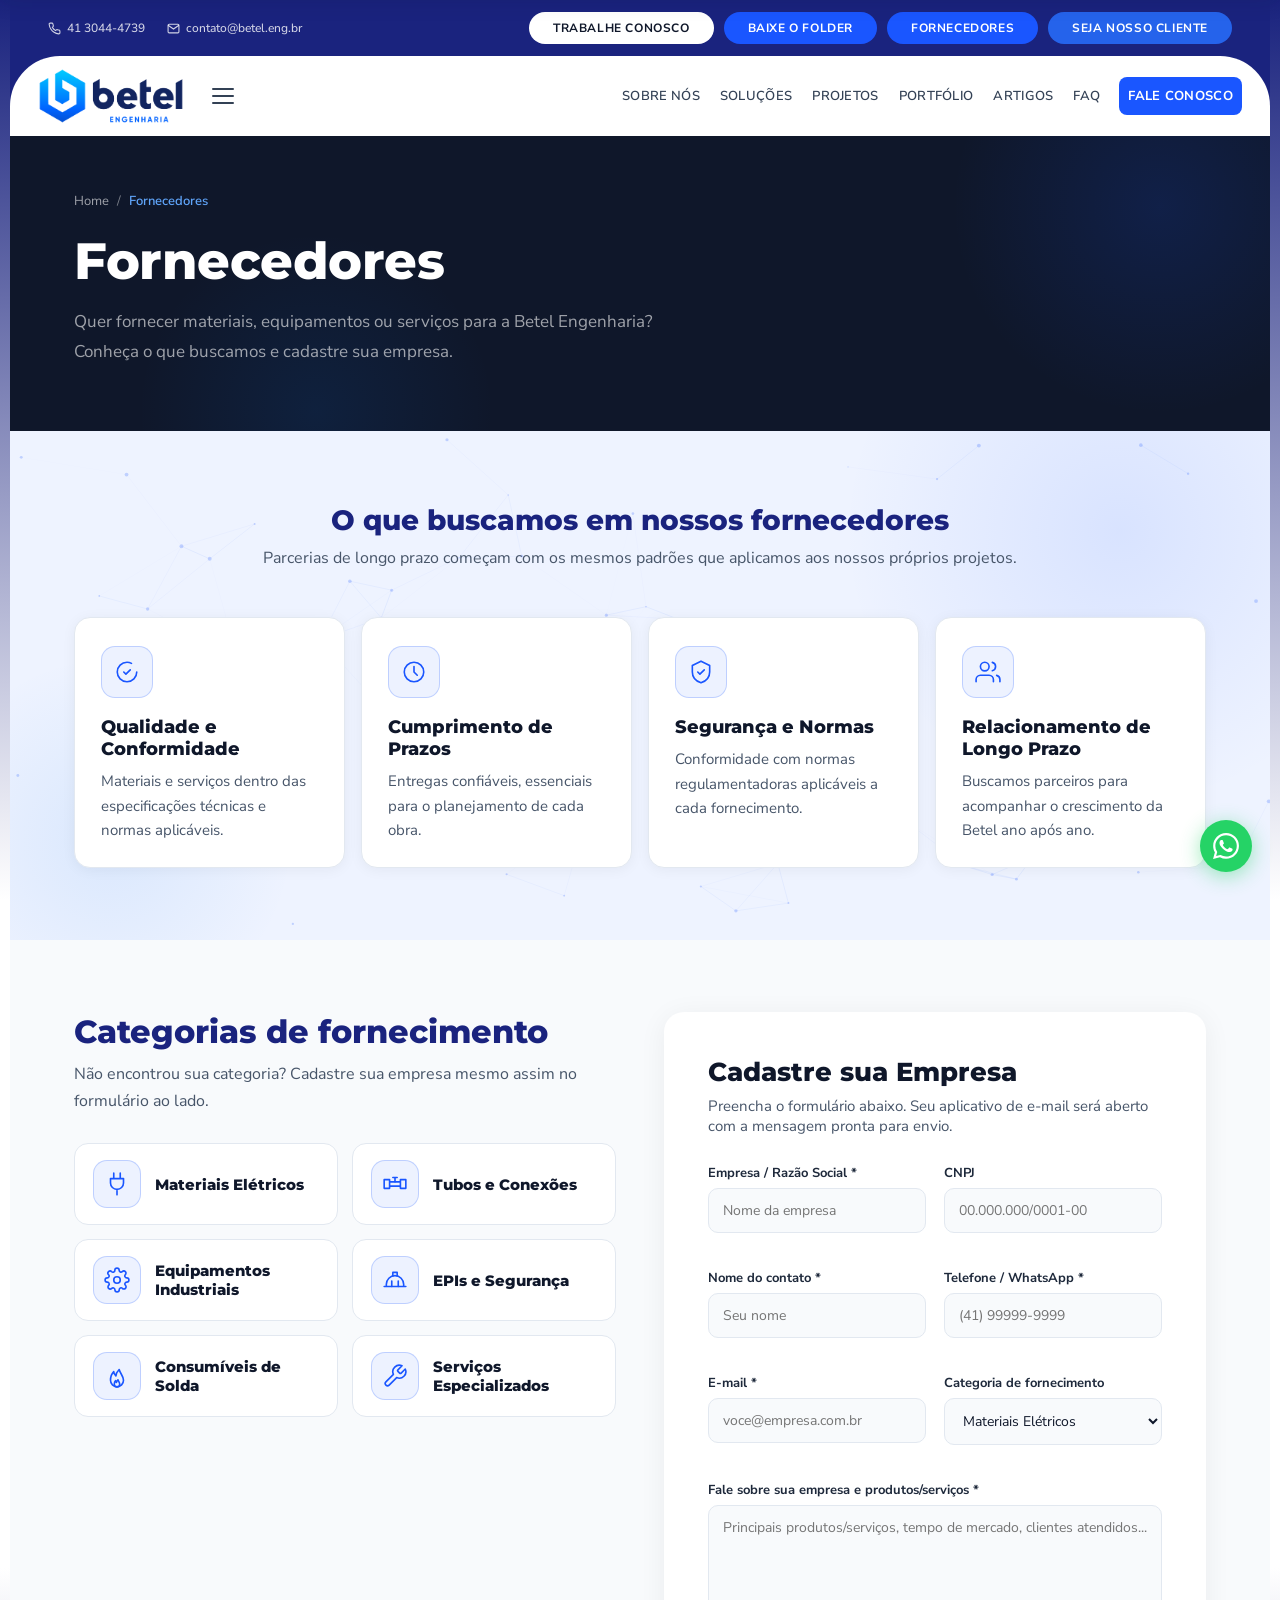
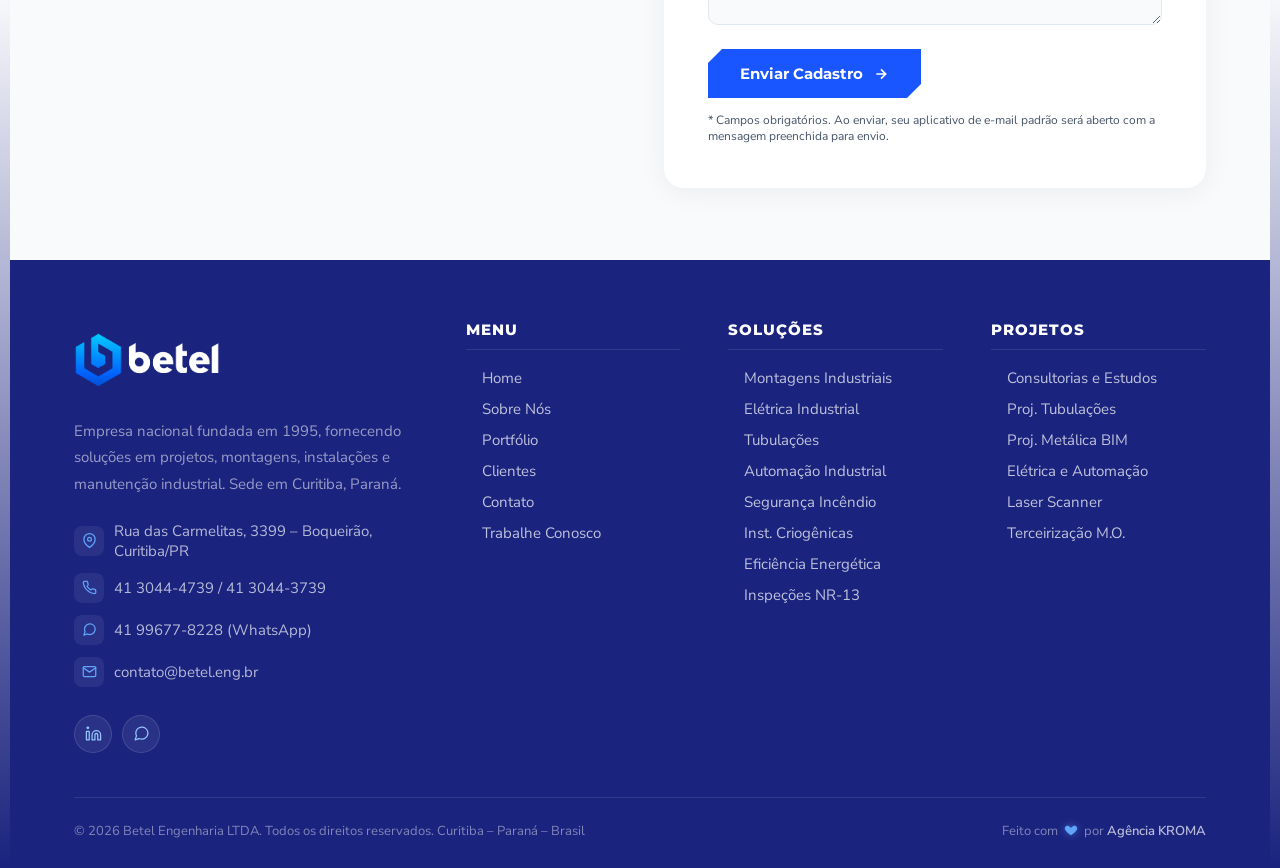
<file: fornecedores.html>
<!DOCTYPE html>
<html lang="pt-BR">
<head>
<meta charset="UTF-8">
<meta name="viewport" content="width=device-width, initial-scale=1.0">
<title>Fornecedores | Betel Engenharia | Cadastro de Fornecedores</title>
<meta name="description" content="Cadastre sua empresa como fornecedora da Betel Engenharia. Conheça o que buscamos, as categorias de fornecimento e envie seus dados para cadastro.">
<meta name="keywords" content="fornecedores betel engenharia, cadastro de fornecedores, fornecer materiais engenharia industrial, seja fornecedor curitiba">
<link rel="preconnect" href="https://fonts.googleapis.com">
<link rel="preconnect" href="https://fonts.gstatic.com" crossorigin>
<link href="https://fonts.googleapis.com/css2?family=Montserrat:wght@500;600;700;800&family=Nunito+Sans:wght@400;500;600;700;800&display=swap" rel="stylesheet">
<link rel="icon" href="img/betel-logo-header-trimmed.png">
<style>
  :root {
    --blue:#1A56FF;--blue-dark:#1A237E;--blue-mid:#2563EB;--blue-light:#EEF3FF;
    --dark:#0F172A;--dark-2:#1E293B;--gray-100:#F8FAFC;--gray-200:#F1F5F9;
    --gray-300:#E2E8F0;--gray-600:#475569;--gray-700:#334155;--white:#FFFFFF;
    --font-head:'Montserrat',sans-serif;--font-body:'Nunito Sans',sans-serif;
  }
  *{margin:0;padding:0;box-sizing:border-box;}
  body{font-family:var(--font-body);color:var(--dark);background:var(--white);overflow-x:hidden;font-size:16px;}

  /* TOP BAR */
  .topbar{background:#1A237E;color:rgba(255,255,255,.85);font-size:13px;font-weight:500;padding:8px 48px;display:flex;justify-content:flex-end;align-items:center;gap:24px;}
  .topbar a{color:rgba(255,255,255,.85);text-decoration:none;display:flex;align-items:center;gap:6px;transition:color .2s;}
  .topbar a:hover{color:#93C5FD;}
  .topbar-dot{width:3px;height:3px;background:rgba(255,255,255,.35);border-radius:50%;}

  /* NAVBAR */
  nav{background:var(--white);border-bottom:1px solid var(--gray-300);padding:0 48px;display:flex;align-items:center;justify-content:space-between;position:sticky;top:0;z-index:200;box-shadow:0 1px 16px rgba(26,86,255,.06);}
  .nav-left{display:flex;align-items:center;gap:20px;}
  .logo{padding:12px 0;display:block;}
  .logo img{height:56px;width:auto;display:block;}

  /* HAMBURGER */
  .hamburger{display:flex;flex-direction:column;justify-content:center;gap:5px;cursor:pointer;padding:8px;border:none;background:transparent;border-radius:6px;transition:background .2s;}
  .hamburger:hover{background:var(--gray-200);}
  .hamburger span{display:block;width:22px;height:2px;background:var(--gray-700);border-radius:2px;transition:transform .3s, opacity .3s;}
  .hamburger.open span:nth-child(1){transform:translateY(7px) rotate(45deg);}
  .hamburger.open span:nth-child(2){opacity:0;}
  .hamburger.open span:nth-child(3){transform:translateY(-7px) rotate(-45deg);}

  /* MEGA MENU */
  .mega-menu{position:fixed;top:0;left:0;right:0;bottom:0;background:var(--white);z-index:300;padding:40px 64px;display:none;overflow-y:auto;}
  .mega-menu.open{display:block;animation:fadeIn .25s ease;}
  @keyframes fadeIn{from{opacity:0;transform:translateY(-10px)}to{opacity:1;transform:translateY(0)}}
  .mega-top{display:flex;align-items:center;justify-content:space-between;margin-bottom:52px;padding-bottom:20px;border-bottom:1px solid var(--gray-300);}
  .mega-top .logo img{height:44px;}
  .mega-close{width:40px;height:40px;border:none;background:var(--gray-200);border-radius:50%;cursor:pointer;display:flex;align-items:center;justify-content:center;font-size:20px;color:var(--gray-700);transition:background .2s;}
  .mega-close:hover{background:var(--gray-300);}
  .mega-grid{display:grid;grid-template-columns:repeat(4,1fr);gap:48px;}
  .mega-col h4{font-family:var(--font-head);font-size:13px;font-weight:800;color:var(--dark);text-transform:uppercase;letter-spacing:2px;margin-bottom:20px;padding-bottom:10px;border-bottom:2px solid var(--blue);}
  .mega-col ul{list-style:none;}
  .mega-col ul li{margin-bottom:14px;}
  .mega-col ul a{font-size:17px;color:var(--gray-600);text-decoration:none;font-weight:400;display:flex;align-items:center;gap:8px;transition:color .2s,gap .2s;}
  .mega-col ul a::before{content:'→';font-size:11px;color:var(--blue);opacity:0;transition:opacity .2s;}
  .mega-col ul a:hover{color:var(--blue);gap:12px;}
  .mega-col ul a:hover::before{opacity:1;}

  .nav-links{display:flex;list-style:none;align-items:center;gap:2px;}
  .nav-links a{text-decoration:none;color:var(--gray-700);font-size:15px;font-weight:600;padding:20px 14px;display:block;transition:color .2s;position:relative;}
  .nav-links a::after{content:'';position:absolute;bottom:0;left:14px;right:14px;height:3px;background:var(--blue);border-radius:3px 3px 0 0;transform:scaleX(0);transition:transform .25s;}
  .nav-links a:hover{color:var(--blue);}
  .nav-links a:hover::after{transform:scaleX(1);}
  .nav-links a.active{color:var(--blue);}
  .nav-links a.active::after{transform:scaleX(1);}
  .nav-cta{background:var(--blue)!important;color:var(--white)!important;padding:10px 22px!important;border-radius:8px!important;font-weight:700!important;margin-left:8px;transition:background .2s!important;}
  .nav-cta:hover{background:var(--blue-dark)!important;}
  .nav-cta::after{display:none!important;}

  .hero-btn{display:inline-flex;align-items:center;gap:10px;background:var(--blue);color:var(--white);text-decoration:none;font-size:15px;font-weight:700;padding:15px 32px;border-radius:10px;width:fit-content;transition:background .2s,transform .2s,box-shadow .2s;box-shadow:0 4px 20px rgba(26,86,255,.35);}
  .hero-btn:hover{background:#2563EB;transform:translateY(-2px);box-shadow:0 8px 28px rgba(26,86,255,.45);}

  /* SEGMENTOS-STYLE GRID */
  .segmentos{background:var(--blue-light);padding:72px 64px;position:relative;overflow:hidden;}
  #seg-canvas{position:absolute;inset:0;pointer-events:none;z-index:0;}
  .seg-orb{position:absolute;border-radius:50%;pointer-events:none;z-index:0;}
  .seg-orb-1{width:600px;height:600px;top:-200px;right:-150px;background:radial-gradient(circle,rgba(26,86,255,.10) 0%,transparent 65%);}
  .seg-orb-2{width:400px;height:400px;bottom:-100px;left:-100px;background:radial-gradient(circle,rgba(14,116,233,.09) 0%,transparent 65%);}

  .segmentos-headline{text-align:center;margin-bottom:48px;position:relative;z-index:1;}
  .segmentos-headline h2{font-family:var(--font-head);font-size:clamp(22px,2.2vw,30px);font-weight:800;color:var(--dark);margin-bottom:10px;}
  .segmentos-headline h2 em{color:var(--blue);font-style:normal;}
  .segmentos-headline p{font-size:16px;color:var(--gray-600);}

  .segmentos-grid{display:grid;grid-template-columns:repeat(4,1fr);gap:16px;position:relative;z-index:1;}
  .seg-card{background:var(--white);padding:28px 26px 24px;border:1px solid var(--gray-300);border-radius:16px;transition:background .3s,border-color .3s,transform .3s,box-shadow .3s;position:relative;overflow:hidden;box-shadow:0 2px 14px rgba(15,23,42,.05);}
  .seg-card:hover{background:var(--blue-light);border-color:rgba(26,86,255,.35);transform:translateY(-4px);box-shadow:0 14px 30px rgba(26,86,255,.14);}
  .seg-card::before{content:'';position:absolute;inset:0;background:linear-gradient(120deg,transparent 30%,rgba(26,86,255,.05) 50%,transparent 70%);transform:translateX(-100%);transition:transform .55s ease;}
  .seg-card:hover::before{transform:translateX(100%);}

  .seg-icon{width:52px;height:52px;background:rgba(26,86,255,.08);border:1px solid rgba(26,86,255,.22);border-radius:14px;display:flex;align-items:center;justify-content:center;margin-bottom:18px;}
  .seg-icon svg{width:26px;height:26px;stroke:var(--blue);fill:none;stroke-width:1.5;stroke-linecap:round;stroke-linejoin:round;}
  .seg-name{font-family:var(--font-head);font-size:18px;font-weight:800;color:var(--dark);margin-bottom:9px;}
  .seg-desc{font-size:15px;color:var(--gray-600);line-height:1.65;}

  /* PÁGINA SECUNDÁRIA — SEM HERO, APENAS TÍTULO */
  .page-title-simple{padding:44px 64px 40px;background:var(--white);border-bottom:1px solid var(--gray-300);}
  .breadcrumb{display:flex;align-items:center;gap:8px;font-size:13px;color:var(--gray-600);margin-bottom:18px;}
  .breadcrumb a{color:var(--gray-600);text-decoration:none;transition:color .2s;}
  .breadcrumb a:hover{color:var(--blue);}
  .breadcrumb span.current{color:var(--blue);font-weight:700;}
  .page-title-simple h1{font-family:var(--font-head);font-size:clamp(30px,3.6vw,46px);font-weight:800;line-height:1.15;color:var(--dark);letter-spacing:-.5px;max-width:820px;}
  .page-title-simple h1 span{color:var(--blue);}
  .page-title-simple p{font-size:17px;line-height:1.75;color:var(--gray-600);max-width:660px;margin-top:16px;}

  /* CATEGORIAS DE FORNECIMENTO */
  .apresentacao{padding:16px 64px 16px;background:var(--white);max-width:1000px;margin:0 auto;text-align:center;}
  .apresentacao .chip-row{display:flex;gap:10px;flex-wrap:wrap;margin-top:20px;justify-content:center;}
  .chip{background:var(--blue-light);color:var(--blue-dark);font-size:13px;font-weight:700;padding:6px 14px;border-radius:100px;border:1px solid rgba(26,86,255,.15);}
  .section-header-center{text-align:center;margin-bottom:32px;}
  .section-header-center h2{font-family:var(--font-head);font-size:clamp(24px,2.5vw,34px);font-weight:800;color:var(--dark);}
  .section-header-center h2 span{color:var(--blue);}
  .section-header-center p{font-size:16px;color:var(--gray-600);margin-top:10px;}

  /* FORM */
  .contato-section{padding:56px 64px 72px;background:var(--gray-100);}
  .contato-form-card{background:var(--white);border-radius:20px;padding:44px;box-shadow:0 4px 28px rgba(15,23,42,.06);max-width:720px;margin:0 auto;}
  .contato-form-card h2{font-family:var(--font-head);font-size:26px;font-weight:800;color:var(--dark);margin-bottom:8px;}
  .contato-form-card > p{color:var(--gray-600);font-size:15px;margin-bottom:28px;}
  .cf-row{display:grid;grid-template-columns:1fr 1fr;gap:18px;margin-bottom:18px;}
  .cf-field{display:flex;flex-direction:column;gap:6px;margin-bottom:18px;}
  .cf-field label{font-size:13px;font-weight:700;color:var(--dark-2);}
  .cf-field input,.cf-field select,.cf-field textarea{font-family:var(--font-body);font-size:14px;color:var(--dark);background:var(--gray-100);border:1px solid var(--gray-300);border-radius:10px;padding:12px 14px;transition:border-color .2s,background .2s;width:100%;}
  .cf-field input:focus,.cf-field select:focus,.cf-field textarea:focus{outline:none;border-color:var(--blue);background:var(--white);}
  .cf-field textarea{resize:vertical;min-height:120px;font-family:var(--font-body);}
  .cf-submit{margin-top:6px;display:inline-flex;align-items:center;gap:10px;background:var(--blue);color:#fff;border:none;font-family:var(--font-head);font-weight:700;font-size:15px;padding:15px 32px;border-radius:100px;cursor:pointer;transition:background .2s,transform .2s;}
  .cf-submit:hover{background:var(--blue-mid);transform:translateY(-2px);}
  .cf-note{font-size:12px;color:var(--gray-600);margin-top:14px;}
  .cf-success{display:none;align-items:center;gap:10px;background:var(--blue-light);color:var(--blue-dark);border-radius:10px;padding:14px 16px;font-size:13px;font-weight:600;margin-top:16px;}
  .cf-success.show{display:flex;}
  .cf-success svg{width:18px;height:18px;stroke:var(--blue-dark);flex-shrink:0;}

  /* FOOTER */
  footer{background-color:#1A237E;padding:60px 64px 28px;}
  .footer-grid{display:grid;grid-template-columns:1.6fr 1fr 1fr 1fr;gap:48px;margin-bottom:44px;}
  .footer-logo{display:block;margin-bottom:18px;}
  .footer-logo img{height:50px;width:auto;}
  .footer-tagline{font-size:15px;line-height:1.75;color:rgba(255,255,255,.55);margin-bottom:24px;}
  .footer-contact{display:flex;flex-direction:column;gap:12px;margin-bottom:28px;}
  .fci{display:flex;align-items:center;gap:10px;font-size:15px;color:rgba(255,255,255,.68);}
  .fci a{color:rgba(255,255,255,.68);text-decoration:none;transition:color .2s;}
  .fci a:hover{color:#fff;}
  .fci-icon{width:30px;height:30px;background:rgba(255,255,255,.07);border-radius:8px;display:flex;align-items:center;justify-content:center;flex-shrink:0;}
  .fci-icon svg{width:15px;height:15px;stroke:#60A5FA;fill:none;stroke-width:2;stroke-linecap:round;stroke-linejoin:round;}
  .footer-social{display:flex;gap:10px;}
  .footer-social a{width:38px;height:38px;border-radius:50%;background:rgba(255,255,255,.07);border:1px solid rgba(255,255,255,.12);display:flex;align-items:center;justify-content:center;transition:background .2s,border-color .2s,transform .2s;}
  .footer-social a svg{width:17px;height:17px;stroke:#93C5FD;fill:none;stroke-width:1.8;stroke-linecap:round;stroke-linejoin:round;transition:stroke .2s;}
  .footer-social a:hover{background:var(--blue);border-color:var(--blue);transform:translateY(-3px);}
  .footer-social a:hover svg{stroke:#fff;}
  .footer-col h4{font-family:var(--font-head);font-size:15px;font-weight:800;color:var(--white);text-transform:uppercase;letter-spacing:1px;margin-bottom:18px;padding-bottom:10px;border-bottom:1px solid rgba(255,255,255,.1);}
  .footer-col ul{list-style:none;}
  .footer-col ul li{margin-bottom:11px;}
  .footer-col ul a{font-size:15px;color:rgba(255,255,255,.72);text-decoration:none;transition:color .2s;display:flex;align-items:center;gap:6px;}
  .footer-col ul a::before{content:'→';font-size:10px;color:#60A5FA;opacity:0;transition:opacity .2s;}
  .footer-col ul a:hover{color:#fff;}
  .footer-col ul a:hover::before{opacity:1;}
  .footer-bottom{border-top:1px solid rgba(255,255,255,.1);padding-top:24px;display:flex;justify-content:space-between;align-items:center;font-size:13px;color:rgba(255,255,255,.45);flex-wrap:wrap;gap:8px;}
  .footer-bottom a{color:rgba(255,255,255,.7);text-decoration:none;font-weight:600;transition:color .2s;}
  .footer-bottom a:hover{color:#fff;}

  /* WA FLOAT */
  .wa-float{position:fixed;bottom:28px;right:28px;width:52px;height:52px;background:#25D366;border-radius:50%;display:flex;align-items:center;justify-content:center;box-shadow:0 4px 20px rgba(37,211,102,.45);z-index:200;text-decoration:none;transition:transform .3s;}
  .wa-float:hover{transform:scale(1.1);}
  .wa-float svg{width:26px;height:26px;fill:#fff;}

  /* RESPONSIVO */
  @media (max-width: 1024px){
    body{background:var(--gray-300);}
    .site-frame{margin:0 10px 10px;}
    .topbar{padding:7px 24px;gap:16px;font-size:12px;}
    .topbar a svg{width:11px;height:11px;}
    nav{padding:0 24px;}
    .logo img{height:46px;}
    .nav-links{gap:0;}
    .nav-links li:not(:last-child){display:none;}
    .nav-links a{padding:16px 10px;}
    .nav-cta{padding:9px 16px!important;font-size:14px!important;}
    .mega-menu{padding:28px 32px;}
    .mega-grid{grid-template-columns:repeat(2,1fr);gap:32px 24px;}
    .segmentos{padding:56px 32px;}
    .segmentos-grid{grid-template-columns:repeat(2,1fr);}
    .page-title-simple{padding:36px 32px 32px;}
    .apresentacao{padding:8px 32px;}
    .contato-section{padding:44px 32px 56px;}
    .contato-form-card{padding:32px 26px;}
    footer{padding:48px 32px 24px;}
    .footer-grid{grid-template-columns:1fr 1fr;gap:36px;}
  }
  @media (max-width: 768px){
    .topbar{display:none;}
    nav{padding:0 16px;}
    .logo img{height:40px;}
    .nav-left{gap:10px;}
    .mega-menu{padding:20px 20px;}
    .mega-top{margin-bottom:32px;padding-bottom:16px;}
    .mega-top .logo img{height:36px;}
    .mega-grid{grid-template-columns:1fr;gap:28px;}
    .segmentos{padding:44px 20px;}
    .segmentos-headline{margin-bottom:32px;}
    .segmentos-grid{grid-template-columns:1fr;gap:14px;}
    .page-title-simple{padding:28px 20px 26px;}
    .page-title-simple p{font-size:16px;}
    .contato-section{padding:36px 20px 44px;}
    .contato-form-card{padding:26px 20px;}
    .cf-row{grid-template-columns:1fr;gap:0;}
    footer{padding:40px 20px 20px;}
    .footer-grid{grid-template-columns:1fr;gap:32px;margin-bottom:32px;}
    .footer-social{flex-wrap:wrap;}
    .footer-bottom{flex-direction:column;align-items:flex-start;gap:10px;}
    .wa-float{width:48px;height:48px;bottom:20px;right:20px;}
    .wa-float svg{width:24px;height:24px;}
  }
  .topicos{width:fit-content;margin:28px auto 0;}

  /* =========================================================
     AJUSTES 11/2026
     ========================================================= */
  /* Menu e barra superior em caixa alta */
  .nav-links a,.topbar-btn,.topbar a,.topbar-nav a,.mega-actions a{text-transform:uppercase;letter-spacing:.6px;}
  .nav-links a{font-size:14px;}
  .topbar a[href^="mailto"],.topbar-nav a[href^="mailto"]{text-transform:none!important;letter-spacing:0!important;}

  /* Titulos em uma cor so (azul escuro), sem destaque em duas cores */
  .hero-title,.section-title,.sobre-title,.equipe-text h2,.segmentos-headline h2,.clientes-header h2,
  .section-header-center h2,.page-title-simple h1,.apresentacao h2,.pilar-content h2,.mvv-card h3{color:var(--blue-dark);}
  h1 span,h1 em,h2 span,h2 em,.hero-title span,.page-banner-title span,.section-title span{
    color:inherit!important;background:none!important;-webkit-text-fill-color:currentColor!important;font-style:normal;}

  /* Sem "baloes": rotulos viram texto simples */
  .hero-eyebrow{background:none!important;border:none!important;padding:0!important;border-radius:0!important;}
  .artigo-tag,.seg-badge{background:none!important;padding:0!important;border-radius:0!important;color:var(--blue)!important;}

  /* Topicos (substituem os baloes de termos) */
  .topicos{text-align:left;list-style:none;margin:0 0 28px;padding:0;display:flex;flex-direction:column;gap:10px;}
  .topicos li{position:relative;padding-left:26px;font-size:16px;font-weight:600;color:var(--gray-700);line-height:1.45;}
  .topicos li::before{content:'';position:absolute;left:0;top:5px;width:14px;height:14px;border-radius:3px;
    background:var(--blue);-webkit-mask:url("data:image/svg+xml,%3Csvg xmlns='http://www.w3.org/2000/svg' viewBox='0 0 24 24'%3E%3Cpath d='M20 6L9 17l-5-5' fill='none' stroke='black' stroke-width='4' stroke-linecap='round' stroke-linejoin='round'/%3E%3C/svg%3E") center/contain no-repeat;
    mask:url("data:image/svg+xml,%3Csvg xmlns='http://www.w3.org/2000/svg' viewBox='0 0 24 24'%3E%3Cpath d='M20 6L9 17l-5-5' fill='none' stroke='black' stroke-width='4' stroke-linecap='round' stroke-linejoin='round'/%3E%3C/svg%3E") center/contain no-repeat;}

  /* Videos de fundo mais discretos, no mesmo tom das fotos */
  .video-hero video{filter:saturate(.4) brightness(.95)!important;}

  /* Cards dos carrosseis agora sao links */
  a.card{display:block;text-decoration:none;color:inherit;}

  /* Botao voltar ao topo */
  .to-top{position:fixed;right:30px;bottom:92px;width:46px;height:46px;border-radius:50%;border:none;cursor:pointer;
    background:var(--blue-dark);color:#fff;display:flex;align-items:center;justify-content:center;z-index:199;
    box-shadow:0 4px 16px rgba(15,23,42,.25);opacity:0;visibility:hidden;transform:translateY(10px);
    transition:opacity .25s,transform .25s,visibility .25s,background .2s;}
  .to-top.show{opacity:1;visibility:visible;transform:translateY(0);}
  .to-top:hover{background:var(--blue);}
  .to-top svg{width:20px;height:20px;}
  @media (max-width:768px){.to-top{right:22px;bottom:80px;width:42px;height:42px;}}

  /* Banner escuro padrao das paginas internas (igual Contato) */
  .page-banner{background:var(--dark);padding:56px 64px 64px;position:relative;overflow:hidden;}
  .page-banner::before{content:'';position:absolute;top:-140px;right:-100px;width:420px;height:420px;border-radius:50%;background:radial-gradient(circle,rgba(26,86,255,.14) 0%,transparent 70%);pointer-events:none;}
  .page-banner::after{content:'';position:absolute;bottom:-160px;left:10%;width:360px;height:360px;border-radius:50%;background:radial-gradient(circle,rgba(14,116,233,.10) 0%,transparent 70%);pointer-events:none;}
  .page-banner .breadcrumb{display:flex;align-items:center;gap:8px;font-size:13px;color:rgba(255,255,255,.45);margin-bottom:22px;position:relative;z-index:1;}
  .page-banner .breadcrumb a{color:rgba(255,255,255,.6);text-decoration:none;}
  .page-banner .breadcrumb a:hover{color:#60A5FA;}
  .page-banner .breadcrumb span.current{color:#60A5FA;font-weight:600;}
  .page-banner-title{font-family:var(--font-head);font-size:clamp(32px,4vw,52px);font-weight:800;line-height:1.12;color:var(--white);margin-bottom:18px;letter-spacing:-.5px;position:relative;z-index:1;max-width:820px;}
  .page-banner-sub{font-size:17px;line-height:1.75;color:rgba(255,255,255,.6);max-width:640px;position:relative;z-index:1;}
  @media (max-width:1024px){.page-banner{padding:40px 32px 48px;}}
  @media (max-width:768px){.page-banner{padding:32px 20px 40px;}.page-banner-sub{font-size:16px;}}

  /* Bloco 50% / 50%: lista com icones + formulario */
  .contato-section{padding:72px 64px!important;}
  .split-50{display:grid;grid-template-columns:1fr 1fr;gap:48px;max-width:1280px;margin:0 auto;align-items:start;}
  .split-50 .contato-form-card{max-width:none;margin:0;}
  .split-col h2{font-family:var(--font-head);font-size:clamp(24px,2.5vw,34px);font-weight:800;color:var(--blue-dark);margin-bottom:10px;}
  .split-col > p{font-size:16px;color:var(--gray-600);line-height:1.7;margin-bottom:28px;}
  .ic-grid{display:grid;grid-template-columns:1fr 1fr;gap:14px;}
  .ic-item{display:flex;align-items:center;gap:14px;background:var(--white);border:1px solid var(--gray-300);border-radius:14px;padding:16px 18px;transition:border-color .25s,box-shadow .25s,transform .25s;}
  .ic-item:hover{border-color:rgba(26,86,255,.35);box-shadow:0 10px 24px rgba(26,86,255,.1);transform:translateY(-2px);}
  .ic-item .seg-icon{margin:0;flex-shrink:0;width:48px;height:48px;}
  .ic-item h3{font-family:var(--font-head);font-size:15px;font-weight:800;color:var(--dark);line-height:1.3;}
  .ic-item p{font-size:14px;color:var(--gray-600);line-height:1.55;margin-top:4px;}
  .split-note{display:flex;gap:12px;align-items:flex-start;margin-top:22px;background:var(--blue-light);border-radius:14px;padding:16px 18px;font-size:14px;color:var(--blue-dark);line-height:1.6;}
  .split-note svg{width:20px;height:20px;flex-shrink:0;stroke:var(--blue);fill:none;stroke-width:2;stroke-linecap:round;stroke-linejoin:round;margin-top:1px;}
  @media (max-width:1024px){.contato-section{padding:56px 32px!important;}.split-50{grid-template-columns:1fr;gap:36px;}}
  @media (max-width:768px){.contato-section{padding:44px 20px!important;}}
  @media (max-width:520px){.ic-grid{grid-template-columns:1fr;}}

  /* Segmentos com icones (Seja Nosso Cliente) */
  .seg-atende{padding:72px 64px;background:var(--white);}
  .seg-atende .section-header-center{text-align:center;margin-bottom:36px;}
  .seg-atende .ic-grid{grid-template-columns:repeat(3,1fr);gap:16px;max-width:1100px;margin:0 auto;}
  .seg-atende .ic-item{padding:22px 22px;}
  @media (max-width:1024px){.seg-atende{padding:56px 32px;}.seg-atende .ic-grid{grid-template-columns:1fr 1fr;}}
  @media (max-width:768px){.seg-atende{padding:44px 20px;}}
  @media (max-width:520px){.seg-atende .ic-grid{grid-template-columns:1fr;}}


  /* =========================================================
     AJUSTES 18/11/2026
     ========================================================= */
  /* Botoes com cantos chanfrados (sup. esquerdo e inf. direito) */
  .hero-btn,.sobre-btn,.cf-submit,.btn-chanfro{border-radius:0!important;
    clip-path:polygon(14px 0,100% 0,100% calc(100% - 14px),calc(100% - 14px) 100%,0 100%,0 14px);}
  .pf-filter{border-radius:0!important;
    clip-path:polygon(9px 0,100% 0,100% calc(100% - 9px),calc(100% - 9px) 100%,0 100%,0 9px);}
  .hero-btn:hover,.sobre-btn:hover,.cf-submit:hover{transform:none!important;}

  /* Icone dos topicos igual ao da pagina Solucoes (check em circulo) */
  .topicos li{padding-left:30px;}
  .topicos li::before{width:20px!important;height:20px!important;top:0!important;border-radius:0!important;
    -webkit-mask:url("data:image/svg+xml,%3Csvg xmlns='http://www.w3.org/2000/svg' viewBox='0 0 24 24' fill='none' stroke='black' stroke-width='2' stroke-linecap='round' stroke-linejoin='round'%3E%3Ccircle cx='12' cy='12' r='9'/%3E%3Cpath d='M9 12l2 2 4-4'/%3E%3C/svg%3E") center/contain no-repeat!important;mask:url("data:image/svg+xml,%3Csvg xmlns='http://www.w3.org/2000/svg' viewBox='0 0 24 24' fill='none' stroke='black' stroke-width='2' stroke-linecap='round' stroke-linejoin='round'%3E%3Ccircle cx='12' cy='12' r='9'/%3E%3Cpath d='M9 12l2 2 4-4'/%3E%3C/svg%3E") center/contain no-repeat!important;}


  /* Assinatura KROMA: coracao pulsando no azul claro do tema */
  .kroma-heart{display:inline-flex;vertical-align:-2px;margin:0 3px;animation:kromaPulse 1.2s ease-in-out infinite;transform-origin:center;}
  .kroma-heart svg{fill:#60A5FA;filter:drop-shadow(0 0 4px rgba(96,165,250,.55));}
  @keyframes kromaPulse{0%,100%{transform:scale(1)}15%{transform:scale(1.25)}30%{transform:scale(1)}45%{transform:scale(1.18)}60%{transform:scale(1)}}
  @media (prefers-reduced-motion:reduce){.kroma-heart{animation:none;}}

  /* Menu com 7 itens: nao quebrar linha em telas medias */
  nav .nav-links a{white-space:nowrap;}
  @media (min-width:1025px) and (max-width:1280px){nav .nav-links a{padding-left:9px!important;padding-right:9px!important;font-size:13px!important;letter-spacing:.3px!important;} nav{padding:0 28px!important;}}

  /* Moldura do site: todo o conteudo dentro das barras laterais em degrade (desktop) */
  @media (min-width:1025px){
    .site-frame{padding:0 10px;background:linear-gradient(180deg,#1A237E 0,#FFFFFF 900px,#FFFFFF calc(100% - 900px),#1A237E 100%);}
    .header-wrap nav{margin:0!important;}
    .hero-frame{padding:0!important;background:none!important;}
    .video-hero{left:10px!important;right:10px!important;width:auto!important;}
  }
</style>
<link rel="stylesheet" href="css/topo.css">
</head>
<body>
<div class="site-frame">

<!-- HEADER (topbar + navbar sobre fundo navy contínuo) -->
<div class="header-wrap" id="headerWrap">

  <!-- TOP BAR -->
  <div class="topbar">
    <div class="topbar-nav">
      <a href="tel:4130444739" class="topbar-tel"><svg width="13" height="13" viewBox="0 0 24 24" fill="none" stroke="currentColor" stroke-width="2"><path d="M22 16.92v3a2 2 0 01-2.18 2 19.79 19.79 0 01-8.63-3.07 19.5 19.5 0 01-6-6 19.79 19.79 0 01-3.07-8.67A2 2 0 014.11 2h3a2 2 0 012 1.72c.127.96.361 1.903.7 2.81a2 2 0 01-.45 2.11L8.09 9.91a16 16 0 006 6l1.27-1.27a2 2 0 012.11-.45c.907.339 1.85.573 2.81.7A2 2 0 0122 16.92z"/></svg>41 3044-4739</a>
      <a href="mailto:contato@betel.eng.br" class="topbar-tel"><svg width="13" height="13" viewBox="0 0 24 24" fill="none" stroke="currentColor" stroke-width="2"><path d="M4 4h16c1.1 0 2 .9 2 2v12c0 1.1-.9 2-2 2H4c-1.1 0-2-.9-2-2V6c0-1.1.9-2 2-2z"/><polyline points="22,6 12,13 2,6"/></svg>contato@betel.eng.br</a>
    </div>
    <div class="topbar-right">
      <a href="trabalhe-conosco.html" class="topbar-btn tb-white">Trabalhe Conosco</a>
      <a href="downloads/folder-betel-2026.pdf" class="topbar-btn tb-blue" target="_blank">Baixe o Folder</a>
      <a href="fornecedores.html" class="topbar-btn tb-blue">Fornecedores</a>
      <a href="seja-nosso-cliente.html" class="topbar-btn tb-blue-alt">Seja Nosso Cliente</a>
    </div>
  </div>

  <!-- NAVBAR -->
  <nav>
    <div class="nav-left">
      <a href="index.html" class="logo">
        <img src="img/betel-logo-header-trimmed.png" alt="Betel Engenharia">
      </a>
      <button class="hamburger" id="hambBtn" onclick="toggleMenu()" aria-label="Menu">
        <span></span><span></span><span></span>
      </button>
    </div>
    <ul class="nav-links">
      <li><a href="sobre-nos.html">Sobre Nós</a></li>
      <li><a href="solucoes.html">Soluções</a></li>
      <li><a href="projetos.html">Projetos</a></li>
      <li><a href="portfolio.html">Portfólio</a></li>
      <li><a href="artigos.html">Artigos</a></li>
      <li><a href="faq.html">FAQ</a></li>
      <li><a href="contato.html" class="nav-cta">Fale Conosco</a></li>
    </ul>
  </nav>
</div>

<!-- NAVBAR FIXA (desce no scroll) -->
<div class="nav-sticky" id="navSticky">
  <div class="nav-left">
    <a href="index.html" class="logo">
      <img src="img/betel-logo-header-trimmed.png" alt="Betel Engenharia">
    </a>
    <button class="hamburger" onclick="toggleMenu()" aria-label="Menu">
      <span></span><span></span><span></span>
    </button>
  </div>
  <ul class="nav-links">
    <li><a href="sobre-nos.html">Sobre Nós</a></li>
    <li><a href="solucoes.html">Serviços</a></li>
    <li><a href="artigos.html">Artigos</a></li>
    <li><a href="faq.html">FAQ</a></li>
    <li><a href="contato.html" class="nav-cta">Fale Conosco</a></li>
  </ul>
</div>

<!-- MEGA MENU -->
<div class="mega-menu" id="megaMenu">
  <div class="mega-top">
    <a href="index.html" class="logo">
      <img src="img/betel-logo-header-trimmed.png" alt="Betel Engenharia">
    </a>
    <button class="mega-close" onclick="toggleMenu()">✕</button>
  </div>
  <div class="mega-grid">
    <div class="mega-col">
      <h4>betel</h4>
      <ul>
        <li><a href="institucional.html">Institucional</a></li>
        <li><a href="equipe.html">Equipe</a></li>
        <li><a href="portfolio.html">Portfólio</a></li>
        <li><a href="certificacoes.html">Certificações</a></li>
        <li><a href="sustentabilidade.html">Sustentabilidade</a></li>
        <li><a href="artigos.html">Artigos</a></li>
        <li><a href="faq.html">FAQ</a></li>
      </ul>
    </div>
    <div class="mega-col mega-col-wide">
      <h4>serviços</h4>
      <ul>
        <li><a href="solucoes.html#montagens">Montagens Industriais</a></li>
        <li><a href="solucoes.html#eletrica">Elétrica Industrial</a></li>
        <li><a href="solucoes.html#tubulacoes">Tubulações</a></li>
        <li><a href="solucoes.html#automacao">Automação Industrial</a></li>
        <li><a href="solucoes.html#criogenicas">Inst. Criogênicas</a></li>
        <li><a href="solucoes.html">Inst. de Gases Industriais</a></li>
        <li><a href="solucoes.html#incendio">Seg. Contra Incêndio</a></li>
        <li><a href="solucoes.html#eficiencia">Eficiência Energética</a></li>
        <li><a href="solucoes.html#inspecoes">Inspeções NR-13</a></li>
        <li><a href="projetos.html#consultorias">Consultorias e Estudos</a></li>
        <li><a href="projetos.html#tubulacoes">Proj. Tubulações</a></li>
        <li><a href="projetos.html#metalica-bim">Proj. Metálica (BIM)</a></li>
        <li><a href="projetos.html#eletrica-automacao">Elétrica e Automação</a></li>
        <li><a href="projetos.html#laser-scanner">Laser Scanner</a></li>
        <li><a href="projetos.html#terceirizacao">Terceirização M.O.</a></li>
      </ul>
    </div>
    <div class="mega-col">
      <h4>contatos</h4>
      <ul>
        <li><a href="contato.html">Fale Conosco</a></li>
        <li><a href="seja-nosso-cliente.html">Seja Nosso Cliente</a></li>
        <li><a href="trabalhe-conosco.html">Trabalhe Conosco</a></li>
        <li><a href="fornecedores.html">Fornecedores</a></li>
      </ul>
    </div>
  </div>
</div>

<!-- PAGE BANNER -->
<section class="page-banner">
  <div class="breadcrumb"><a href="index.html">Home</a><span>/</span><span class="current">Fornecedores</span></div>
  <h1 class="page-banner-title">Fornecedores</h1>
  <p class="page-banner-sub">Quer fornecer materiais, equipamentos ou serviços para a Betel Engenharia? Conheça o que buscamos e cadastre sua empresa.</p>
</section>

<!-- O QUE BUSCAMOS -->
<section class="segmentos">
  <canvas id="seg-canvas"></canvas>
  <div class="seg-orb seg-orb-1"></div>
  <div class="seg-orb seg-orb-2"></div>

  <div class="segmentos-headline">
    <h2>O que buscamos em nossos fornecedores</h2>
    <p>Parcerias de longo prazo começam com os mesmos padrões que aplicamos aos nossos próprios projetos.</p>
  </div>

  <div class="segmentos-grid">
    <div class="seg-card">
      <div class="seg-icon"><svg viewBox="0 0 24 24"><path d="M9 12l2 2 4-4"/><path d="M21 12c0 4.97-4.03 9-9 9s-9-4.03-9-9 4.03-9 9-9c1.5 0 2.91.37 4.15 1.02"/></svg></div>
      <h3 class="seg-name">Qualidade e Conformidade</h3>
      <div class="seg-desc">Materiais e serviços dentro das especificações técnicas e normas aplicáveis.</div>
    </div>
    <div class="seg-card">
      <div class="seg-icon"><svg viewBox="0 0 24 24"><circle cx="12" cy="12" r="9"/><path d="M12 7v5l3 3"/></svg></div>
      <h3 class="seg-name">Cumprimento de Prazos</h3>
      <div class="seg-desc">Entregas confiáveis, essenciais para o planejamento de cada obra.</div>
    </div>
    <div class="seg-card">
      <div class="seg-icon"><svg viewBox="0 0 24 24"><path d="M12 2l8 4v6c0 5-3.5 8.5-8 10-4.5-1.5-8-5-8-10V6z"/><path d="M9 12l2 2 4-4"/></svg></div>
      <h3 class="seg-name">Segurança e Normas</h3>
      <div class="seg-desc">Conformidade com normas regulamentadoras aplicáveis a cada fornecimento.</div>
    </div>
    <div class="seg-card">
      <div class="seg-icon"><svg viewBox="0 0 24 24"><path d="M17 21v-2a4 4 0 00-4-4H5a4 4 0 00-4 4v2"/><circle cx="9" cy="7" r="4"/><path d="M23 21v-2a4 4 0 00-3-3.87M16 3.13a4 4 0 010 7.75"/></svg></div>
      <h3 class="seg-name">Relacionamento de Longo Prazo</h3>
      <div class="seg-desc">Buscamos parceiros para acompanhar o crescimento da Betel ano após ano.</div>
    </div>
  </div>
</section>

<!-- CATEGORIAS + CADASTRO (50/50) -->
<section class="contato-section">
  <div class="split-50">
    <div class="split-col">
      <h2>Categorias de fornecimento</h2>
      <p>Não encontrou sua categoria? Cadastre sua empresa mesmo assim no formulário ao lado.</p>
<div class="ic-grid">
  <div class="ic-item"><div class="seg-icon"><svg viewBox="0 0 24 24"><path d="M9 2v5M15 2v5M6 7h12v4a6 6 0 01-12 0V7zM12 17v5"/></svg></div><div><h3>Materiais Elétricos</h3></div></div>
  <div class="ic-item"><div class="seg-icon"><svg viewBox="0 0 24 24"><path d="M2 8h5v8H2zM17 8h5v8h-5zM7 10h10M7 14h10"/><path d="M12 10V6M10 6h4"/></svg></div><div><h3>Tubos e Conexões</h3></div></div>
  <div class="ic-item"><div class="seg-icon"><svg viewBox="0 0 24 24"><circle cx="12" cy="12" r="3"/><path d="M19.4 15a1.65 1.65 0 00.33 1.82l.06.06a2 2 0 11-2.83 2.83l-.06-.06a1.65 1.65 0 00-1.82-.33 1.65 1.65 0 00-1 1.51V21a2 2 0 11-4 0v-.09A1.65 1.65 0 009 19.4a1.65 1.65 0 00-1.82.33l-.06.06a2 2 0 11-2.83-2.83l.06-.06A1.65 1.65 0 004.68 15a1.65 1.65 0 00-1.51-1H3a2 2 0 110-4h.09A1.65 1.65 0 004.6 9a1.65 1.65 0 00-.33-1.82l-.06-.06a2 2 0 112.83-2.83l.06.06A1.65 1.65 0 009 4.68a1.65 1.65 0 001-1.51V3a2 2 0 114 0v.09a1.65 1.65 0 001 1.51 1.65 1.65 0 001.82-.33l.06-.06a2 2 0 112.83 2.83l-.06.06A1.65 1.65 0 0019.4 9a1.65 1.65 0 001.51 1H21a2 2 0 110 4h-.09a1.65 1.65 0 00-1.51 1z"/></svg></div><div><h3>Equipamentos Industriais</h3></div></div>
  <div class="ic-item"><div class="seg-icon"><svg viewBox="0 0 24 24"><path d="M2 18h20M4 18v-2a8 8 0 0116 0v2"/><path d="M10 8.3V5h4v3.3M9 18v-5M15 18v-5"/></svg></div><div><h3>EPIs e Segurança</h3></div></div>
  <div class="ic-item"><div class="seg-icon"><svg viewBox="0 0 24 24"><path d="M12 22a6 6 0 006-6c0-4-3-6-4-10-2 2-3 4-3 6-1-1-2-2-2-4-2 2-3 5-3 8a6 6 0 006 6z"/><path d="M12 22a2.5 2.5 0 002.5-2.5c0-1.6-1.2-2.4-1.6-4-.8.8-1.4 1.6-1.4 2.4-.4-.4-.8-.8-.8-1.6-.8.8-1.2 2-1.2 3.2A2.5 2.5 0 0012 22z"/></svg></div><div><h3>Consumíveis de Solda</h3></div></div>
  <div class="ic-item"><div class="seg-icon"><svg viewBox="0 0 24 24"><path d="M14.7 6.3a1 1 0 000 1.4l1.6 1.6a1 1 0 001.4 0l3.77-3.77a6 6 0 01-7.94 7.94l-6.91 6.91a2.12 2.12 0 01-3-3l6.91-6.91a6 6 0 017.94-7.94l-3.76 3.76z"/></svg></div><div><h3>Serviços Especializados</h3></div></div>
</div>
    </div>
    <div class="contato-form-card">
    <h2>Cadastre sua Empresa</h2>
    <p>Preencha o formulário abaixo. Seu aplicativo de e-mail será aberto com a mensagem pronta para envio.</p>
    <form id="fornecedorForm" onsubmit="return enviarCadastroFornecedor(event)">
      <div class="cf-row">
        <div class="cf-field">
          <label for="fnEmpresa">Empresa / Razão Social *</label>
          <input type="text" id="fnEmpresa" name="empresa" required placeholder="Nome da empresa">
        </div>
        <div class="cf-field">
          <label for="fnCnpj">CNPJ</label>
          <input type="text" id="fnCnpj" name="cnpj" placeholder="00.000.000/0001-00">
        </div>
      </div>
      <div class="cf-row">
        <div class="cf-field">
          <label for="fnContato">Nome do contato *</label>
          <input type="text" id="fnContato" name="contato" required placeholder="Seu nome">
        </div>
        <div class="cf-field">
          <label for="fnTelefone">Telefone / WhatsApp *</label>
          <input type="tel" id="fnTelefone" name="telefone" required placeholder="(41) 99999-9999">
        </div>
      </div>
      <div class="cf-row">
        <div class="cf-field">
          <label for="fnEmail">E-mail *</label>
          <input type="email" id="fnEmail" name="email" required placeholder="voce@empresa.com.br">
        </div>
        <div class="cf-field">
          <label for="fnCategoria">Categoria de fornecimento</label>
          <select id="fnCategoria" name="categoria">
            <option>Materiais Elétricos</option>
            <option>Tubos e Conexões</option>
            <option>Equipamentos Industriais</option>
            <option>EPIs e Segurança</option>
            <option>Consumíveis de Solda</option>
            <option>Serviços Especializados</option>
            <option>Outra categoria</option>
          </select>
        </div>
      </div>
      <div class="cf-field">
        <label for="fnMensagem">Fale sobre sua empresa e produtos/serviços *</label>
        <textarea id="fnMensagem" name="mensagem" required placeholder="Principais produtos/serviços, tempo de mercado, clientes atendidos..."></textarea>
      </div>
      <button type="submit" class="cf-submit">
        Enviar Cadastro
        <svg width="16" height="16" viewBox="0 0 24 24" fill="none" stroke="currentColor" stroke-width="2.5"><path d="M5 12h14M12 5l7 7-7 7"/></svg>
      </button>
      <p class="cf-note">* Campos obrigatórios. Ao enviar, seu aplicativo de e-mail padrão será aberto com a mensagem preenchida para envio.</p>
      <div class="cf-success" id="fnSuccess">
        <svg viewBox="0 0 24 24" fill="none" stroke-width="2"><path d="M22 11.08V12a10 10 0 11-5.93-9.14"/><polyline points="22,4 12,14.01 9,11.01"/></svg>
        Abrindo seu aplicativo de e-mail com a mensagem pronta...
      </div>
    </form>
  </div>
  </div>
</section>

<!-- FOOTER -->
<footer>
  <div class="footer-grid">
    <div>
      <a href="index.html" class="logo footer-logo">
        <img src="img/betel-logo-footer-trimmed.png" alt="Betel Engenharia">
      </a>
      <p class="footer-tagline">Empresa nacional fundada em 1995, fornecendo soluções em projetos, montagens, instalações e manutenção industrial. Sede em Curitiba, Paraná.</p>
      <div class="footer-contact">
        <div class="fci"><div class="fci-icon"><svg viewBox="0 0 24 24"><path d="M21 10c0 7-9 13-9 13s-9-6-9-13a9 9 0 0118 0z"/><circle cx="12" cy="10" r="3"/></svg></div><a href="https://maps.app.goo.gl/fPSEUR7VWBMyC5i99" target="_blank">Rua das Carmelitas, 3399 – Boqueirão, Curitiba/PR</a></div>
        <div class="fci"><div class="fci-icon"><svg viewBox="0 0 24 24"><path d="M22 16.92v3a2 2 0 01-2.18 2 19.79 19.79 0 01-8.63-3.07 19.5 19.5 0 01-6-6 19.79 19.79 0 01-3.07-8.67A2 2 0 014.11 2h3a2 2 0 012 1.72c.127.96.361 1.903.7 2.81a2 2 0 01-.45 2.11L8.09 9.91a16 16 0 006 6l1.27-1.27a2 2 0 012.11-.45c.907.339 1.85.573 2.81.7A2 2 0 0122 16.92z"/></svg></div><a href="tel:4130444739">41 3044-4739 / 41 3044-3739</a></div>
        <div class="fci"><div class="fci-icon"><svg viewBox="0 0 24 24"><path d="M21 11.5a8.38 8.38 0 01-.9 3.8 8.5 8.5 0 01-7.6 4.7 8.38 8.38 0 01-3.8-.9L3 21l1.9-5.7a8.38 8.38 0 01-.9-3.8 8.5 8.5 0 014.7-7.6 8.38 8.38 0 013.8-.9h.5a8.48 8.48 0 018 8v.5z"/></svg></div><a href="https://wa.me/5541996778228">41 99677-8228 (WhatsApp)</a></div>
        <div class="fci"><div class="fci-icon"><svg viewBox="0 0 24 24"><path d="M4 4h16c1.1 0 2 .9 2 2v12c0 1.1-.9 2-2 2H4c-1.1 0-2-.9-2-2V6c0-1.1.9-2 2-2z"/><polyline points="22,6 12,13 2,6"/></svg></div><a href="mailto:contato@betel.eng.br">contato@betel.eng.br</a></div>
      </div>
      <div class="footer-social">
        <a href="https://linkedin.com/company/betel-engenharia" target="_blank" title="LinkedIn"><svg viewBox="0 0 24 24"><path d="M16 8a6 6 0 016 6v7h-4v-7a2 2 0 00-2-2 2 2 0 00-2 2v7h-4v-7a6 6 0 016-6zM2 9h4v12H2z"/><circle cx="4" cy="4" r="2" fill="#93C5FD" stroke="none"/></svg></a>
        <a href="https://wa.me/5541996778228" target="_blank" title="WhatsApp"><svg viewBox="0 0 24 24"><path d="M21 11.5a8.38 8.38 0 01-.9 3.8 8.5 8.5 0 01-7.6 4.7 8.38 8.38 0 01-3.8-.9L3 21l1.9-5.7a8.38 8.38 0 01-.9-3.8 8.5 8.5 0 014.7-7.6 8.38 8.38 0 013.8-.9h.5a8.48 8.48 0 018 8v.5z"/></svg></a>
      </div>
    </div>
    <div class="footer-col">
      <h4>Menu</h4>
      <ul>
        <li><a href="index.html">Home</a></li><li><a href="sobre-nos.html">Sobre Nós</a></li>
        <li><a href="portfolio.html">Portfólio</a></li><li><a href="index.html#clientes">Clientes</a></li><li><a href="contato.html">Contato</a></li><li><a href="trabalhe-conosco.html">Trabalhe Conosco</a></li>
      </ul>
    </div>
    <div class="footer-col">
      <h4>Soluções</h4>
      <ul>
        <li><a href="solucoes.html#montagens">Montagens Industriais</a></li><li><a href="solucoes.html#eletrica">Elétrica Industrial</a></li>
        <li><a href="solucoes.html#tubulacoes">Tubulações</a></li><li><a href="solucoes.html#automacao">Automação Industrial</a></li>
        <li><a href="solucoes.html#incendio">Segurança Incêndio</a></li><li><a href="solucoes.html#criogenicas">Inst. Criogênicas</a></li>
        <li><a href="solucoes.html#eficiencia">Eficiência Energética</a></li><li><a href="solucoes.html#inspecoes">Inspeções NR-13</a></li>
      </ul>
    </div>
    <div class="footer-col">
      <h4>Projetos</h4>
      <ul>
        <li><a href="projetos.html#consultorias">Consultorias e Estudos</a></li><li><a href="projetos.html#tubulacoes">Proj. Tubulações</a></li>
        <li><a href="projetos.html#metalica-bim">Proj. Metálica BIM</a></li><li><a href="projetos.html#eletrica-automacao">Elétrica e Automação</a></li>
        <li><a href="projetos.html#laser-scanner">Laser Scanner</a></li><li><a href="projetos.html#terceirizacao">Terceirização M.O.</a></li>
      </ul>
    </div>
  </div>
  <div class="footer-bottom">
    <span>© 2026 Betel Engenharia LTDA. Todos os direitos reservados. Curitiba – Paraná – Brasil</span>
    <span>Feito com <span class="kroma-heart" aria-label="amor"><svg viewBox="0 0 24 24" width="14" height="14"><path d="M12 21s-7.5-4.6-10-9.3C.4 8.4 2.3 4.5 6 4.5c2.2 0 3.6 1.2 4.5 2.6.3.4.7.6 1.5.6s1.2-.2 1.5-.6c.9-1.4 2.3-2.6 4.5-2.6 3.7 0 5.6 3.9 4 7.2C19.5 16.4 12 21 12 21z"/></svg></span> por <a href="https://www.instagram.com/agenciakroma" target="_blank">Agência KROMA</a></span>
  </div>
</footer>
</div><!-- /site-frame -->

<a href="https://wa.me/5541996778228" class="wa-float" target="_blank" title="WhatsApp">
  <svg viewBox="0 0 24 24"><path d="M17.472 14.382c-.297-.149-1.758-.867-2.03-.967-.273-.099-.471-.148-.67.15-.197.297-.767.966-.94 1.164-.173.199-.347.223-.644.075-.297-.15-1.255-.463-2.39-1.475-.883-.788-1.48-1.761-1.653-2.059-.173-.297-.018-.458.13-.606.134-.133.298-.347.446-.52.149-.174.198-.298.298-.497.099-.198.05-.371-.025-.52-.075-.149-.669-1.612-.916-2.207-.242-.579-.487-.5-.669-.51-.173-.008-.371-.01-.57-.01-.198 0-.52.074-.792.372-.272.297-1.04 1.016-1.04 2.479 0 1.462 1.065 2.875 1.213 3.074.149.198 2.096 3.2 5.077 4.487.709.306 1.262.489 1.694.625.712.227 1.36.195 1.871.118.571-.085 1.758-.719 2.006-1.413.248-.694.248-1.289.173-1.413-.074-.124-.272-.198-.57-.347m-5.421 7.403h-.004a9.87 9.87 0 01-5.031-1.378l-.361-.214-3.741.982.998-3.648-.235-.374a9.86 9.86 0 01-1.51-5.26c.001-5.45 4.436-9.884 9.888-9.884 2.64 0 5.122 1.03 6.988 2.898a9.825 9.825 0 012.893 6.994c-.003 5.45-4.437 9.884-9.885 9.884m8.413-18.297A11.815 11.815 0 0012.05 0C5.495 0 .16 5.335.157 11.892c0 2.096.547 4.142 1.588 5.945L.057 24l6.305-1.654a11.882 11.882 0 005.683 1.448h.005c6.554 0 11.89-5.335 11.893-11.893a11.821 11.821 0 00-3.48-8.413Z"/></svg>
</a>

</div>
<script>
  function toggleMenu(){
    const btn=document.getElementById('hambBtn');
    const menu=document.getElementById('megaMenu');
    btn.classList.toggle('open');
    menu.classList.toggle('open');
    document.body.style.overflow=menu.classList.contains('open')?'hidden':'';
  }

  document.querySelectorAll('.mega-menu a').forEach(function(link){
    link.addEventListener('click', function(){
      document.getElementById('hambBtn').classList.remove('open');
      document.getElementById('megaMenu').classList.remove('open');
      document.body.style.overflow='';
    });
  });

  (function(){
    const canvas=document.getElementById('seg-canvas');
    if(!canvas)return;
    const ctx=canvas.getContext('2d');
    let W,H,pts=[];
    function resize(){
      const p=canvas.parentElement;
      W=canvas.width=p.offsetWidth;
      H=canvas.height=p.offsetHeight;
    }
    function mkPt(){
      return{x:Math.random()*W,y:Math.random()*H,vx:(Math.random()-.5)*.3,vy:(Math.random()-.5)*.3,r:Math.random()*1.5+.5};
    }
    function init(){resize();pts=[];for(let i=0;i<55;i++)pts.push(mkPt());}
    function draw(){
      ctx.clearRect(0,0,W,H);
      for(let i=0;i<pts.length;i++){
        for(let j=i+1;j<pts.length;j++){
          const dx=pts[i].x-pts[j].x,dy=pts[i].y-pts[j].y,d=Math.sqrt(dx*dx+dy*dy);
          if(d<120){
            ctx.beginPath();
            ctx.moveTo(pts[i].x,pts[i].y);
            ctx.lineTo(pts[j].x,pts[j].y);
            ctx.strokeStyle=`rgba(26,86,255,${(1-d/120)*.10})`;
            ctx.lineWidth=.8;
            ctx.stroke();
          }
        }
      }
      pts.forEach(p=>{
        ctx.beginPath();
        ctx.arc(p.x,p.y,p.r,0,Math.PI*2);
        ctx.fillStyle='rgba(26,86,255,0.22)';
        ctx.fill();
        p.x+=p.vx; p.y+=p.vy;
        if(p.x<0||p.x>W)p.vx*=-1;
        if(p.y<0||p.y>H)p.vy*=-1;
      });
      requestAnimationFrame(draw);
    }
    window.addEventListener('resize',()=>{resize();});
    init();draw();
  })();

  // ── Formulário Fornecedores (mailto) ──
  function enviarCadastroFornecedor(e){
    e.preventDefault();
    const empresa = document.getElementById('fnEmpresa').value;
    const cnpj = document.getElementById('fnCnpj').value;
    const contato = document.getElementById('fnContato').value;
    const telefone = document.getElementById('fnTelefone').value;
    const email = document.getElementById('fnEmail').value;
    const categoria = document.getElementById('fnCategoria').value;
    const mensagem = document.getElementById('fnMensagem').value;

    const assunto = encodeURIComponent('Cadastro de Fornecedor: ' + empresa);
    const corpo = encodeURIComponent(
      'Empresa/Razão Social: ' + empresa + '\n' +
      'CNPJ: ' + (cnpj || 'não informado') + '\n' +
      'Contato: ' + contato + '\n' +
      'Telefone/WhatsApp: ' + telefone + '\n' +
      'E-mail: ' + email + '\n' +
      'Categoria de fornecimento: ' + categoria + '\n\n' +
      'Sobre a empresa:\n' + mensagem
    );

    const successBox = document.getElementById('fnSuccess');
    successBox.classList.add('show');
    window.location.href = 'mailto:contato@betel.eng.br?subject=' + assunto + '&body=' + corpo;

    setTimeout(()=>successBox.classList.remove('show'), 6000);
    return false;
  }
</script>

<button class="to-top" id="toTop" aria-label="Voltar ao topo" title="Voltar ao topo"><svg viewBox="0 0 24 24" fill="none" stroke="currentColor" stroke-width="2.5" stroke-linecap="round" stroke-linejoin="round"><path d="M12 19V5M5 12l7-7 7 7"/></svg></button>
<script>
  (function(){
    var b=document.getElementById('toTop');if(!b)return;
    function f(){b.classList.toggle('show',window.scrollY>500);}
    window.addEventListener('scroll',f,{passive:true});f();
    b.addEventListener('click',function(){window.scrollTo({top:0,behavior:'smooth'});});
  })();
</script>
<script>
  // Navbar fixa: desce quando o topo original sai de vista
  (function(){
    var wrap=document.getElementById('headerWrap'), sticky=document.getElementById('navSticky');
    if(!wrap||!sticky)return;
    var t=false;
    function check(){sticky.classList.toggle('show', window.scrollY > wrap.offsetHeight); t=false;}
    window.addEventListener('scroll',function(){if(!t){t=true;requestAnimationFrame(check);}},{passive:true});
    check();
  })();
</script>
<script>
  // Botoes flutuantes (WhatsApp e voltar ao topo) sobem para ficar 5px acima da linha do rodape
  (function(){
    var line=document.querySelector('.footer-bottom');
    var els=[document.querySelector('.wa-float'),document.getElementById('toTop')].filter(Boolean);
    if(!line||!els.length)return;
    var lift=0,t=false;
    function upd(){
      var low=0;
      els.forEach(function(e){var b=e.getBoundingClientRect().bottom+lift; if(b>low)low=b;});
      var need=Math.max(0, low-(line.getBoundingClientRect().top-5));
      if(need!==lift){lift=need; els.forEach(function(e){e.style.translate='0 '+(-lift)+'px';});}
      t=false;
    }
    function q(){if(!t){t=true;requestAnimationFrame(upd);}}
    window.addEventListener('scroll',q,{passive:true});
    window.addEventListener('resize',q);
    upd();
  })();
</script>
<script src="js/logo-brilho.js" defer></script>
</body>
</html>
</file>
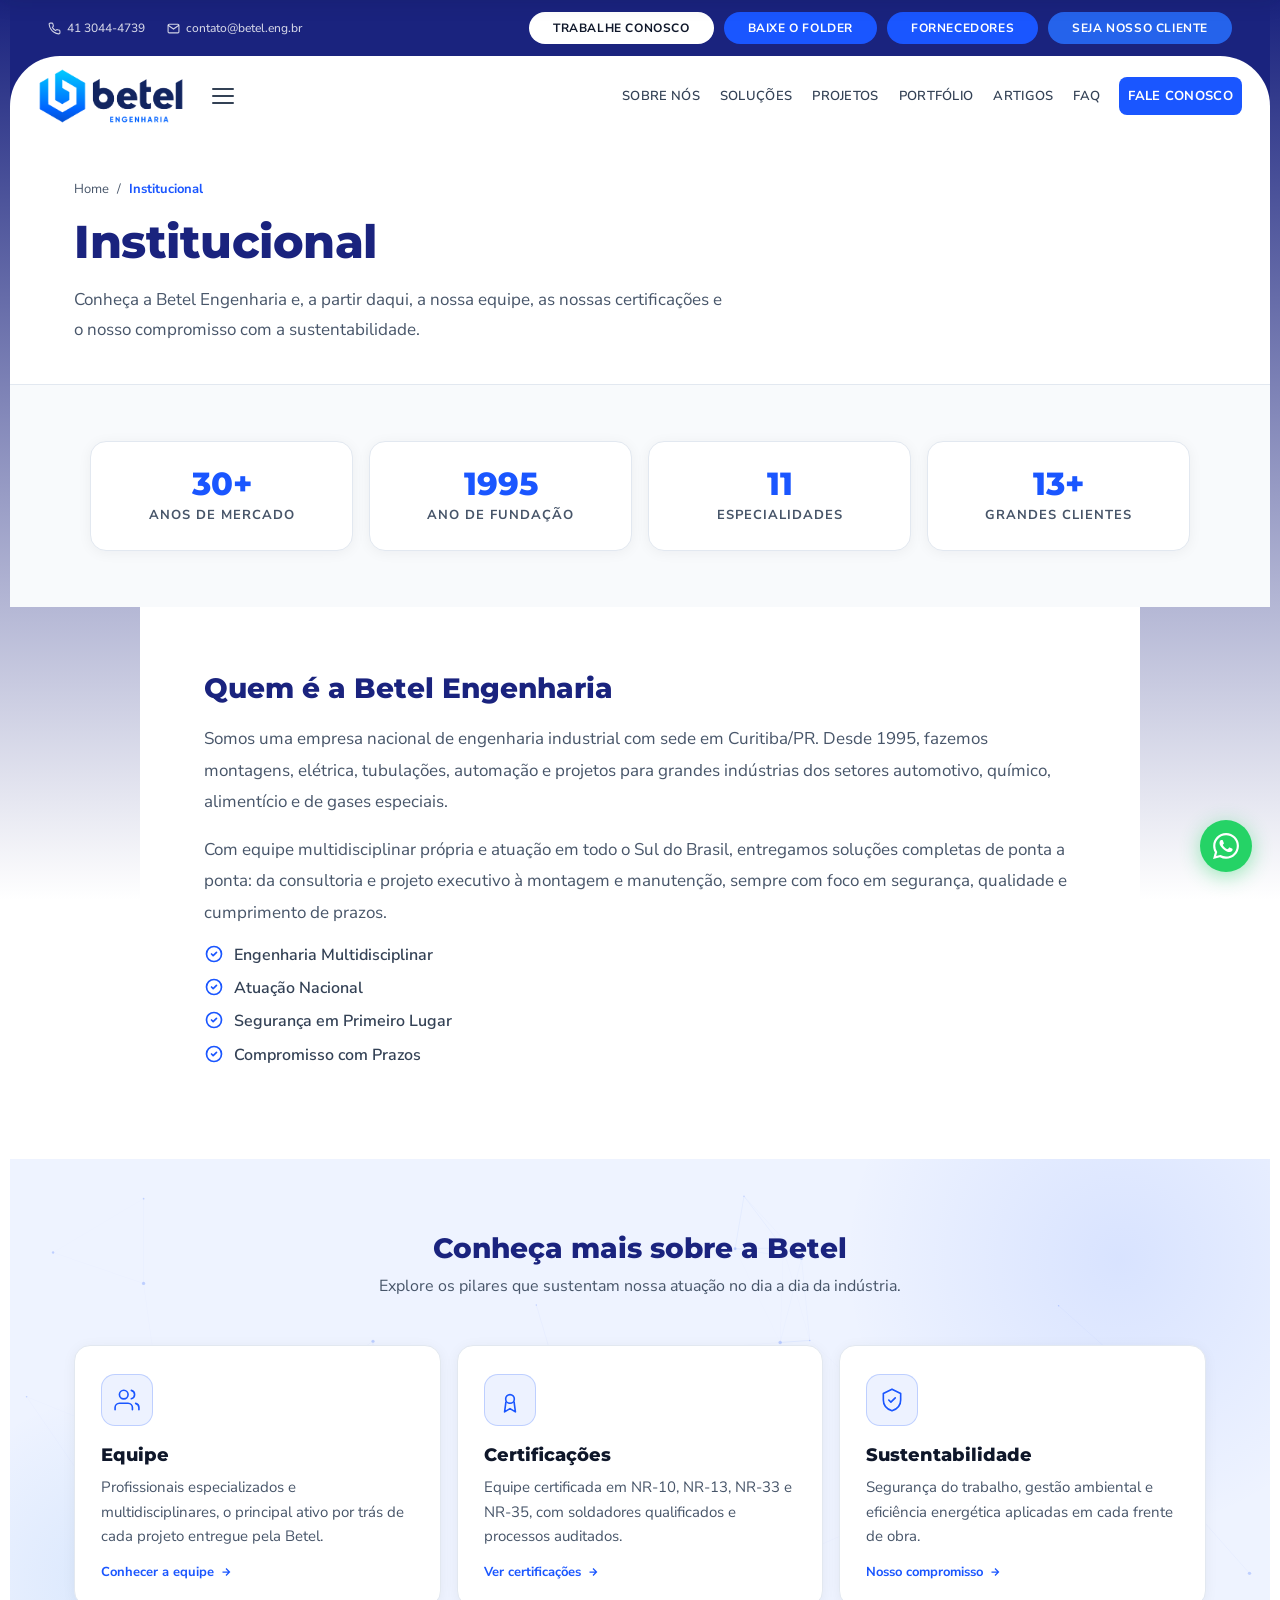
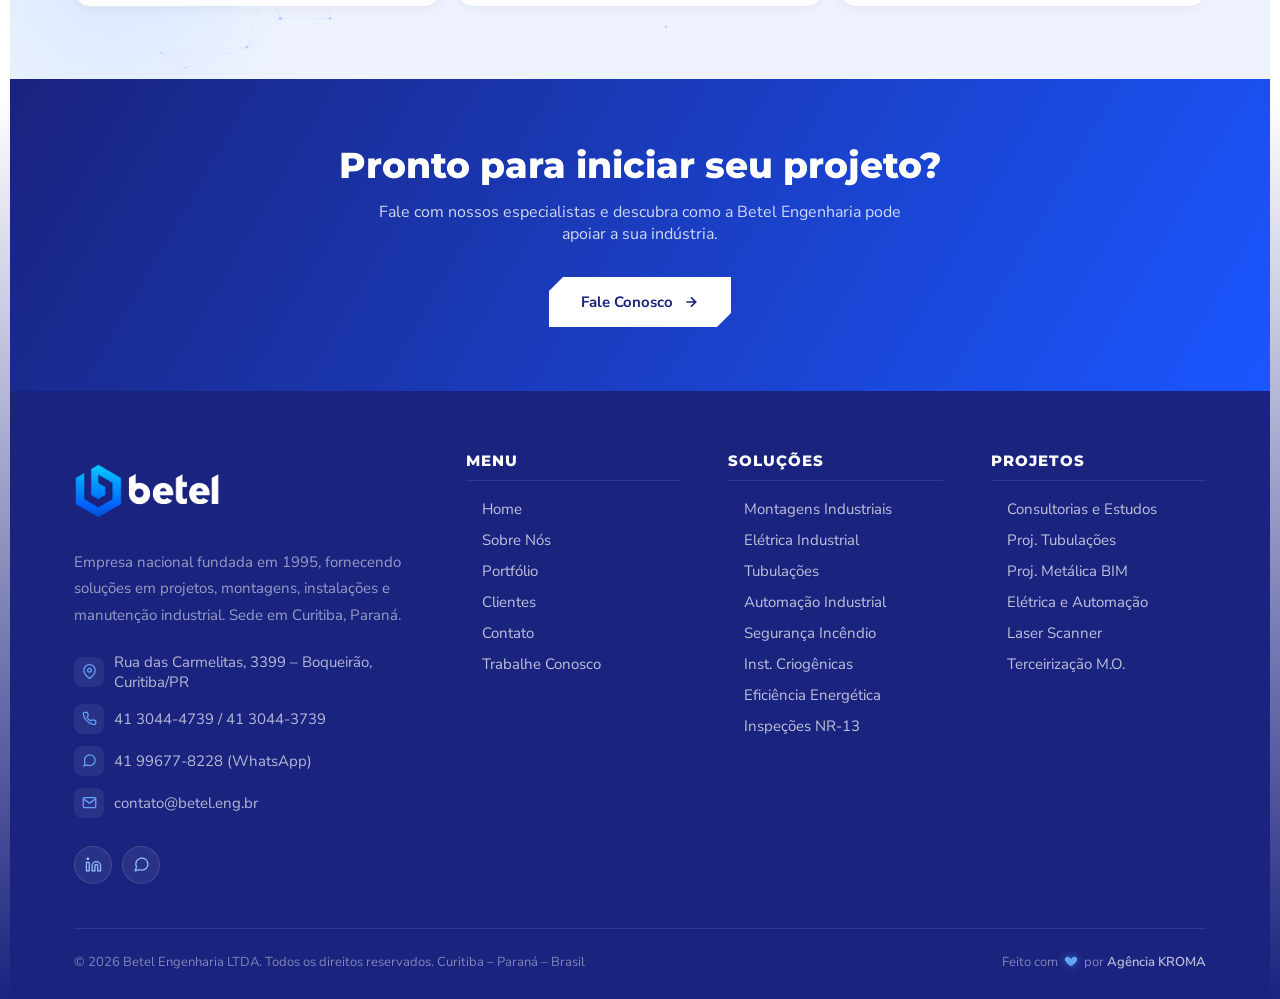
<file: institucional.html>
<!DOCTYPE html>
<html lang="pt-BR">
<head>
<meta charset="UTF-8">
<meta name="viewport" content="width=device-width, initial-scale=1.0">
<title>Institucional | Betel Engenharia | Engenharia Industrial em Curitiba/PR</title>
<meta name="description" content="Conheça a Betel Engenharia: quem somos, como atuamos e os pilares | Equipe, Certificações e Sustentabilidade | que sustentam 30 anos de engenharia industrial em Curitiba/PR.">
<meta name="keywords" content="institucional betel engenharia, apresentação empresa, engenharia industrial curitiba">
<link rel="preconnect" href="https://fonts.googleapis.com">
<link rel="preconnect" href="https://fonts.gstatic.com" crossorigin>
<link href="https://fonts.googleapis.com/css2?family=Montserrat:wght@500;600;700;800&family=Nunito+Sans:wght@400;500;600;700;800&display=swap" rel="stylesheet">
<link rel="icon" href="img/betel-logo-header-trimmed.png">
<style>
  :root {
    --blue:#1A56FF;--blue-dark:#1A237E;--blue-mid:#2563EB;--blue-light:#EEF3FF;
    --dark:#0F172A;--dark-2:#1E293B;--gray-100:#F8FAFC;--gray-200:#F1F5F9;
    --gray-300:#E2E8F0;--gray-600:#475569;--gray-700:#334155;--white:#FFFFFF;
    --font-head:'Montserrat',sans-serif;--font-body:'Nunito Sans',sans-serif;
  }
  *{margin:0;padding:0;box-sizing:border-box;}
  body{font-family:var(--font-body);color:var(--dark);background:var(--white);overflow-x:hidden;font-size:16px;}

  /* TOP BAR */
  .topbar{background:#1A237E;color:rgba(255,255,255,.85);font-size:13px;font-weight:500;padding:8px 48px;display:flex;justify-content:flex-end;align-items:center;gap:24px;}
  .topbar a{color:rgba(255,255,255,.85);text-decoration:none;display:flex;align-items:center;gap:6px;transition:color .2s;}
  .topbar a:hover{color:#93C5FD;}
  .topbar-dot{width:3px;height:3px;background:rgba(255,255,255,.35);border-radius:50%;}

  /* NAVBAR */
  nav{background:var(--white);border-bottom:1px solid var(--gray-300);padding:0 48px;display:flex;align-items:center;justify-content:space-between;position:sticky;top:0;z-index:200;box-shadow:0 1px 16px rgba(26,86,255,.06);}
  .nav-left{display:flex;align-items:center;gap:20px;}
  .logo{padding:12px 0;display:block;}
  .logo img{height:56px;width:auto;display:block;}

  /* HAMBURGER */
  .hamburger{display:flex;flex-direction:column;justify-content:center;gap:5px;cursor:pointer;padding:8px;border:none;background:transparent;border-radius:6px;transition:background .2s;}
  .hamburger:hover{background:var(--gray-200);}
  .hamburger span{display:block;width:22px;height:2px;background:var(--gray-700);border-radius:2px;transition:transform .3s, opacity .3s;}
  .hamburger.open span:nth-child(1){transform:translateY(7px) rotate(45deg);}
  .hamburger.open span:nth-child(2){opacity:0;}
  .hamburger.open span:nth-child(3){transform:translateY(-7px) rotate(-45deg);}

  /* MEGA MENU */
  .mega-menu{position:fixed;top:0;left:0;right:0;bottom:0;background:var(--white);z-index:300;padding:40px 64px;display:none;overflow-y:auto;}
  .mega-menu.open{display:block;animation:fadeIn .25s ease;}
  @keyframes fadeIn{from{opacity:0;transform:translateY(-10px)}to{opacity:1;transform:translateY(0)}}
  .mega-top{display:flex;align-items:center;justify-content:space-between;margin-bottom:52px;padding-bottom:20px;border-bottom:1px solid var(--gray-300);}
  .mega-top .logo img{height:44px;}
  .mega-close{width:40px;height:40px;border:none;background:var(--gray-200);border-radius:50%;cursor:pointer;display:flex;align-items:center;justify-content:center;font-size:20px;color:var(--gray-700);transition:background .2s;}
  .mega-close:hover{background:var(--gray-300);}
  .mega-grid{display:grid;grid-template-columns:repeat(4,1fr);gap:48px;}
  .mega-col h4{font-family:var(--font-head);font-size:13px;font-weight:800;color:var(--dark);text-transform:uppercase;letter-spacing:2px;margin-bottom:20px;padding-bottom:10px;border-bottom:2px solid var(--blue);}
  .mega-col ul{list-style:none;}
  .mega-col ul li{margin-bottom:14px;}
  .mega-col ul a{font-size:17px;color:var(--gray-600);text-decoration:none;font-weight:400;display:flex;align-items:center;gap:8px;transition:color .2s,gap .2s;}
  .mega-col ul a::before{content:'→';font-size:11px;color:var(--blue);opacity:0;transition:opacity .2s;}
  .mega-col ul a:hover{color:var(--blue);gap:12px;}
  .mega-col ul a:hover::before{opacity:1;}

  .nav-links{display:flex;list-style:none;align-items:center;gap:2px;}
  .nav-links a{text-decoration:none;color:var(--gray-700);font-size:15px;font-weight:600;padding:20px 14px;display:block;transition:color .2s;position:relative;}
  .nav-links a::after{content:'';position:absolute;bottom:0;left:14px;right:14px;height:3px;background:var(--blue);border-radius:3px 3px 0 0;transform:scaleX(0);transition:transform .25s;}
  .nav-links a:hover{color:var(--blue);}
  .nav-links a:hover::after{transform:scaleX(1);}
  .nav-links a.active{color:var(--blue);}
  .nav-links a.active::after{transform:scaleX(1);}
  .nav-cta{background:var(--blue)!important;color:var(--white)!important;padding:10px 22px!important;border-radius:8px!important;font-weight:700!important;margin-left:8px;transition:background .2s!important;}
  .nav-cta:hover{background:var(--blue-dark)!important;}
  .nav-cta::after{display:none!important;}

  .hero-btn{display:inline-flex;align-items:center;gap:10px;background:var(--blue);color:var(--white);text-decoration:none;font-size:15px;font-weight:700;padding:15px 32px;border-radius:10px;width:fit-content;transition:background .2s,transform .2s,box-shadow .2s;box-shadow:0 4px 20px rgba(26,86,255,.35);}
  .hero-btn:hover{background:#2563EB;transform:translateY(-2px);box-shadow:0 8px 28px rgba(26,86,255,.45);}

  /* SECTION COMMONS */
  .section-header{display:flex;align-items:center;justify-content:space-between;padding:52px 64px 24px;}
  .section-title{font-family:var(--font-head);font-size:clamp(24px,2.5vw,34px);font-weight:800;color:var(--dark);letter-spacing:-.3px;}
  .section-title span{color:var(--blue);}

  /* ===== SEGMENTOS-STYLE GRID (reaproveitado para cards institucionais) ===== */
  .segmentos{background:var(--blue-light);padding:72px 64px;position:relative;overflow:hidden;}
  #seg-canvas{position:absolute;inset:0;pointer-events:none;z-index:0;}
  .seg-orb{position:absolute;border-radius:50%;pointer-events:none;z-index:0;}
  .seg-orb-1{width:600px;height:600px;top:-200px;right:-150px;background:radial-gradient(circle,rgba(26,86,255,.10) 0%,transparent 65%);}
  .seg-orb-2{width:400px;height:400px;bottom:-100px;left:-100px;background:radial-gradient(circle,rgba(14,116,233,.09) 0%,transparent 65%);}

  .segmentos-headline{text-align:center;margin-bottom:48px;position:relative;z-index:1;}
  .segmentos-headline h2{font-family:var(--font-head);font-size:clamp(22px,2.2vw,30px);font-weight:800;color:var(--dark);margin-bottom:10px;}
  .segmentos-headline h2 em{color:var(--blue);font-style:normal;}
  .segmentos-headline p{font-size:16px;color:var(--gray-600);}

  .segmentos-grid{display:grid;grid-template-columns:repeat(3,1fr);gap:16px;position:relative;z-index:1;}
  .seg-card{background:var(--white);padding:28px 26px 24px;border:1px solid var(--gray-300);border-radius:16px;transition:background .3s,border-color .3s,transform .3s,box-shadow .3s;position:relative;overflow:hidden;box-shadow:0 2px 14px rgba(15,23,42,.05);}
  .seg-card:hover{background:var(--blue-light);border-color:rgba(26,86,255,.35);transform:translateY(-4px);box-shadow:0 14px 30px rgba(26,86,255,.14);}
  .seg-card::before{content:'';position:absolute;inset:0;background:linear-gradient(120deg,transparent 30%,rgba(26,86,255,.05) 50%,transparent 70%);transform:translateX(-100%);transition:transform .55s ease;}
  .seg-card:hover::before{transform:translateX(100%);}

  .seg-icon{width:52px;height:52px;background:rgba(26,86,255,.08);border:1px solid rgba(26,86,255,.22);border-radius:14px;display:flex;align-items:center;justify-content:center;margin-bottom:18px;}
  .seg-icon svg{width:26px;height:26px;stroke:var(--blue);fill:none;stroke-width:1.5;stroke-linecap:round;stroke-linejoin:round;}
  .seg-name{font-family:var(--font-head);font-size:18px;font-weight:800;color:var(--dark);margin-bottom:9px;}
  .seg-desc{font-size:15px;color:var(--gray-600);line-height:1.65;}
  .seg-link{display:inline-flex;align-items:center;gap:6px;margin-top:14px;font-size:13px;color:var(--blue);text-decoration:none;font-weight:700;transition:gap .2s;}
  .seg-link:hover{gap:10px;}

  /* FOOTER */
  footer{background-color:#1A237E;padding:60px 64px 28px;}
  .footer-grid{display:grid;grid-template-columns:1.6fr 1fr 1fr 1fr;gap:48px;margin-bottom:44px;}
  .footer-logo{display:block;margin-bottom:18px;}
  .footer-logo img{height:50px;width:auto;}
  .footer-tagline{font-size:15px;line-height:1.75;color:rgba(255,255,255,.55);margin-bottom:24px;}
  .footer-contact{display:flex;flex-direction:column;gap:12px;margin-bottom:28px;}
  .fci{display:flex;align-items:center;gap:10px;font-size:15px;color:rgba(255,255,255,.68);}
  .fci a{color:rgba(255,255,255,.68);text-decoration:none;transition:color .2s;}
  .fci a:hover{color:#fff;}
  .fci-icon{width:30px;height:30px;background:rgba(255,255,255,.07);border-radius:8px;display:flex;align-items:center;justify-content:center;flex-shrink:0;}
  .fci-icon svg{width:15px;height:15px;stroke:#60A5FA;fill:none;stroke-width:2;stroke-linecap:round;stroke-linejoin:round;}
  .footer-social{display:flex;gap:10px;}
  .footer-social a{width:38px;height:38px;border-radius:50%;background:rgba(255,255,255,.07);border:1px solid rgba(255,255,255,.12);display:flex;align-items:center;justify-content:center;transition:background .2s,border-color .2s,transform .2s;}
  .footer-social a svg{width:17px;height:17px;stroke:#93C5FD;fill:none;stroke-width:1.8;stroke-linecap:round;stroke-linejoin:round;transition:stroke .2s;}
  .footer-social a:hover{background:var(--blue);border-color:var(--blue);transform:translateY(-3px);}
  .footer-social a:hover svg{stroke:#fff;}
  .footer-col h4{font-family:var(--font-head);font-size:15px;font-weight:800;color:var(--white);text-transform:uppercase;letter-spacing:1px;margin-bottom:18px;padding-bottom:10px;border-bottom:1px solid rgba(255,255,255,.1);}
  .footer-col ul{list-style:none;}
  .footer-col ul li{margin-bottom:11px;}
  .footer-col ul a{font-size:15px;color:rgba(255,255,255,.72);text-decoration:none;transition:color .2s;display:flex;align-items:center;gap:6px;}
  .footer-col ul a::before{content:'→';font-size:10px;color:#60A5FA;opacity:0;transition:opacity .2s;}
  .footer-col ul a:hover{color:#fff;}
  .footer-col ul a:hover::before{opacity:1;}
  .footer-bottom{border-top:1px solid rgba(255,255,255,.1);padding-top:24px;display:flex;justify-content:space-between;align-items:center;font-size:13px;color:rgba(255,255,255,.45);flex-wrap:wrap;gap:8px;}
  .footer-bottom a{color:rgba(255,255,255,.7);text-decoration:none;font-weight:600;transition:color .2s;}
  .footer-bottom a:hover{color:#fff;}

  /* WA FLOAT */
  .wa-float{position:fixed;bottom:28px;right:28px;width:52px;height:52px;background:#25D366;border-radius:50%;display:flex;align-items:center;justify-content:center;box-shadow:0 4px 20px rgba(37,211,102,.45);z-index:200;text-decoration:none;transition:transform .3s;}
  .wa-float:hover{transform:scale(1.1);}
  .wa-float svg{width:26px;height:26px;fill:#fff;}

  /* =========================================================
     PÁGINA SECUNDÁRIA — SEM HERO, APENAS TÍTULO
     ========================================================= */
  .page-title-simple{padding:44px 64px 40px;background:var(--white);border-bottom:1px solid var(--gray-300);}
  .breadcrumb{display:flex;align-items:center;gap:8px;font-size:13px;color:var(--gray-600);margin-bottom:18px;}
  .breadcrumb a{color:var(--gray-600);text-decoration:none;transition:color .2s;}
  .breadcrumb a:hover{color:var(--blue);}
  .breadcrumb span.current{color:var(--blue);font-weight:700;}
  .page-title-simple h1{font-family:var(--font-head);font-size:clamp(30px,3.6vw,46px);font-weight:800;line-height:1.15;color:var(--dark);letter-spacing:-.5px;max-width:820px;}
  .page-title-simple h1 span{color:var(--blue);}
  .page-title-simple p{font-size:17px;line-height:1.75;color:var(--gray-600);max-width:660px;margin-top:16px;}

  /* SNAPSHOT / NÚMEROS */
  .snapshot{padding:56px 64px;background:var(--gray-100);}
  .snapshot-row{display:flex;flex-wrap:wrap;gap:16px;max-width:1100px;margin:0 auto;}
  .snap-stat{flex:1 1 200px;background:var(--white);border:1px solid var(--gray-300);border-radius:16px;padding:26px 24px;text-align:center;box-shadow:0 2px 14px rgba(15,23,42,.05);}
  .snap-num{font-family:var(--font-head);font-size:32px;font-weight:800;color:var(--blue);line-height:1;margin-bottom:6px;}
  .snap-label{font-size:13px;color:var(--gray-600);text-transform:uppercase;letter-spacing:1px;font-weight:700;}

  /* APRESENTAÇÃO COMERCIAL */
  .apresentacao{padding:64px;background:var(--white);max-width:1000px;margin:0 auto;}
  .apresentacao h2{font-family:var(--font-head);font-size:clamp(22px,2.2vw,30px);font-weight:800;color:var(--dark);margin-bottom:18px;}
  .apresentacao h2 span{color:var(--blue);}
  .apresentacao p{font-size:17px;line-height:1.85;color:var(--gray-600);margin-bottom:16px;}
  .apresentacao .chip-row{display:flex;gap:10px;flex-wrap:wrap;margin-top:20px;}
  .chip{background:var(--blue-light);color:var(--blue-dark);font-size:13px;font-weight:700;padding:6px 14px;border-radius:100px;border:1px solid rgba(26,86,255,.15);}

  /* CTA STRIP */
  .cta-strip{background:linear-gradient(120deg,var(--blue-dark),var(--blue));padding:64px;text-align:center;position:relative;overflow:hidden;}
  .cta-strip h2{font-family:var(--font-head);font-size:clamp(24px,2.8vw,36px);font-weight:800;color:var(--white);margin-bottom:14px;}
  .cta-strip p{font-size:16px;color:rgba(255,255,255,.8);margin-bottom:32px;max-width:560px;margin-left:auto;margin-right:auto;}
  .cta-strip .hero-btn{background:var(--white);color:var(--blue-dark);margin:0 auto;box-shadow:0 8px 24px rgba(0,0,0,.2);}
  .cta-strip .hero-btn:hover{background:var(--gray-100);}

  /* =========================================================
     RESPONSIVO
     ========================================================= */
  @media (max-width: 1024px){
    body{background:var(--gray-300);}
    .site-frame{margin:0 10px 10px;}
    .topbar{padding:7px 24px;gap:16px;font-size:12px;}
    .topbar a svg{width:11px;height:11px;}
    nav{padding:0 24px;}
    .logo img{height:46px;}
    .nav-links{gap:0;}
    .nav-links li:not(:last-child){display:none;}
    .nav-links a{padding:16px 10px;}
    .nav-cta{padding:9px 16px!important;font-size:14px!important;}
    .mega-menu{padding:28px 32px;}
    .mega-grid{grid-template-columns:repeat(2,1fr);gap:32px 24px;}
    .section-header{padding:40px 32px 20px;}
    .segmentos{padding:56px 32px;}
    .segmentos-grid{grid-template-columns:repeat(2,1fr);}
    .page-title-simple{padding:36px 32px 32px;}
    .snapshot{padding:44px 32px;}
    .apresentacao{padding:48px 32px;}
    footer{padding:48px 32px 24px;}
    .footer-grid{grid-template-columns:1fr 1fr;gap:36px;}
    .cta-strip{padding:48px 32px;}
  }
  @media (max-width: 768px){
    .topbar{display:none;}
    nav{padding:0 16px;}
    .logo img{height:40px;}
    .nav-left{gap:10px;}
    .mega-menu{padding:20px 20px;}
    .mega-top{margin-bottom:32px;padding-bottom:16px;}
    .mega-top .logo img{height:36px;}
    .mega-grid{grid-template-columns:1fr;gap:28px;}
    .section-header{padding:32px 20px 16px;flex-wrap:wrap;gap:8px;}
    .segmentos{padding:44px 20px;}
    .segmentos-headline{margin-bottom:32px;}
    .segmentos-grid{grid-template-columns:1fr;gap:14px;}
    .page-title-simple{padding:28px 20px 26px;}
    .page-title-simple p{font-size:16px;}
    .snapshot{padding:36px 20px;}
    .apresentacao{padding:40px 20px;}
    footer{padding:40px 20px 20px;}
    .footer-grid{grid-template-columns:1fr;gap:32px;margin-bottom:32px;}
    .footer-social{flex-wrap:wrap;}
    .footer-bottom{flex-direction:column;align-items:flex-start;gap:10px;}
    .wa-float{width:48px;height:48px;bottom:20px;right:20px;}
    .wa-float svg{width:24px;height:24px;}
    .cta-strip{padding:40px 20px;}
  }
  @media (max-width: 480px){
    .snapshot-row{gap:10px;}
    .snap-stat{padding:20px 16px;}
    .snap-num{font-size:26px;}
  }

  /* =========================================================
     AJUSTES 11/2026
     ========================================================= */
  /* Menu e barra superior em caixa alta */
  .nav-links a,.topbar-btn,.topbar a,.topbar-nav a,.mega-actions a{text-transform:uppercase;letter-spacing:.6px;}
  .nav-links a{font-size:14px;}
  .topbar a[href^="mailto"],.topbar-nav a[href^="mailto"]{text-transform:none!important;letter-spacing:0!important;}

  /* Titulos em uma cor so (azul escuro), sem destaque em duas cores */
  .hero-title,.section-title,.sobre-title,.equipe-text h2,.segmentos-headline h2,.clientes-header h2,
  .section-header-center h2,.page-title-simple h1,.apresentacao h2,.pilar-content h2,.mvv-card h3{color:var(--blue-dark);}
  h1 span,h1 em,h2 span,h2 em,.hero-title span,.page-banner-title span,.section-title span{
    color:inherit!important;background:none!important;-webkit-text-fill-color:currentColor!important;font-style:normal;}

  /* Sem "baloes": rotulos viram texto simples */
  .hero-eyebrow{background:none!important;border:none!important;padding:0!important;border-radius:0!important;}
  .artigo-tag,.seg-badge{background:none!important;padding:0!important;border-radius:0!important;color:var(--blue)!important;}

  /* Topicos (substituem os baloes de termos) */
  .topicos{text-align:left;list-style:none;margin:0 0 28px;padding:0;display:flex;flex-direction:column;gap:10px;}
  .topicos li{position:relative;padding-left:26px;font-size:16px;font-weight:600;color:var(--gray-700);line-height:1.45;}
  .topicos li::before{content:'';position:absolute;left:0;top:5px;width:14px;height:14px;border-radius:3px;
    background:var(--blue);-webkit-mask:url("data:image/svg+xml,%3Csvg xmlns='http://www.w3.org/2000/svg' viewBox='0 0 24 24'%3E%3Cpath d='M20 6L9 17l-5-5' fill='none' stroke='black' stroke-width='4' stroke-linecap='round' stroke-linejoin='round'/%3E%3C/svg%3E") center/contain no-repeat;
    mask:url("data:image/svg+xml,%3Csvg xmlns='http://www.w3.org/2000/svg' viewBox='0 0 24 24'%3E%3Cpath d='M20 6L9 17l-5-5' fill='none' stroke='black' stroke-width='4' stroke-linecap='round' stroke-linejoin='round'/%3E%3C/svg%3E") center/contain no-repeat;}

  /* Videos de fundo mais discretos, no mesmo tom das fotos */
  .video-hero video{filter:saturate(.4) brightness(.95)!important;}

  /* Cards dos carrosseis agora sao links */
  a.card{display:block;text-decoration:none;color:inherit;}

  /* Botao voltar ao topo */
  .to-top{position:fixed;right:30px;bottom:92px;width:46px;height:46px;border-radius:50%;border:none;cursor:pointer;
    background:var(--blue-dark);color:#fff;display:flex;align-items:center;justify-content:center;z-index:199;
    box-shadow:0 4px 16px rgba(15,23,42,.25);opacity:0;visibility:hidden;transform:translateY(10px);
    transition:opacity .25s,transform .25s,visibility .25s,background .2s;}
  .to-top.show{opacity:1;visibility:visible;transform:translateY(0);}
  .to-top:hover{background:var(--blue);}
  .to-top svg{width:20px;height:20px;}
  @media (max-width:768px){.to-top{right:22px;bottom:80px;width:42px;height:42px;}}

  /* =========================================================
     AJUSTES 18/11/2026
     ========================================================= */
  /* Botoes com cantos chanfrados (sup. esquerdo e inf. direito) */
  .hero-btn,.sobre-btn,.cf-submit,.btn-chanfro{border-radius:0!important;
    clip-path:polygon(14px 0,100% 0,100% calc(100% - 14px),calc(100% - 14px) 100%,0 100%,0 14px);}
  .pf-filter{border-radius:0!important;
    clip-path:polygon(9px 0,100% 0,100% calc(100% - 9px),calc(100% - 9px) 100%,0 100%,0 9px);}
  .hero-btn:hover,.sobre-btn:hover,.cf-submit:hover{transform:none!important;}

  /* Icone dos topicos igual ao da pagina Solucoes (check em circulo) */
  .topicos li{padding-left:30px;}
  .topicos li::before{width:20px!important;height:20px!important;top:0!important;border-radius:0!important;
    -webkit-mask:url("data:image/svg+xml,%3Csvg xmlns='http://www.w3.org/2000/svg' viewBox='0 0 24 24' fill='none' stroke='black' stroke-width='2' stroke-linecap='round' stroke-linejoin='round'%3E%3Ccircle cx='12' cy='12' r='9'/%3E%3Cpath d='M9 12l2 2 4-4'/%3E%3C/svg%3E") center/contain no-repeat!important;mask:url("data:image/svg+xml,%3Csvg xmlns='http://www.w3.org/2000/svg' viewBox='0 0 24 24' fill='none' stroke='black' stroke-width='2' stroke-linecap='round' stroke-linejoin='round'%3E%3Ccircle cx='12' cy='12' r='9'/%3E%3Cpath d='M9 12l2 2 4-4'/%3E%3C/svg%3E") center/contain no-repeat!important;}


  /* Assinatura KROMA: coracao pulsando no azul claro do tema */
  .kroma-heart{display:inline-flex;vertical-align:-2px;margin:0 3px;animation:kromaPulse 1.2s ease-in-out infinite;transform-origin:center;}
  .kroma-heart svg{fill:#60A5FA;filter:drop-shadow(0 0 4px rgba(96,165,250,.55));}
  @keyframes kromaPulse{0%,100%{transform:scale(1)}15%{transform:scale(1.25)}30%{transform:scale(1)}45%{transform:scale(1.18)}60%{transform:scale(1)}}
  @media (prefers-reduced-motion:reduce){.kroma-heart{animation:none;}}

  /* Menu com 7 itens: nao quebrar linha em telas medias */
  nav .nav-links a{white-space:nowrap;}
  @media (min-width:1025px) and (max-width:1280px){nav .nav-links a{padding-left:9px!important;padding-right:9px!important;font-size:13px!important;letter-spacing:.3px!important;} nav{padding:0 28px!important;}}

  /* Moldura do site: todo o conteudo dentro das barras laterais em degrade (desktop) */
  @media (min-width:1025px){
    .site-frame{padding:0 10px;background:linear-gradient(180deg,#1A237E 0,#FFFFFF 900px,#FFFFFF calc(100% - 900px),#1A237E 100%);}
    .header-wrap nav{margin:0!important;}
    .hero-frame{padding:0!important;background:none!important;}
    .video-hero{left:10px!important;right:10px!important;width:auto!important;}
  }
</style>
<link rel="stylesheet" href="css/topo.css">
</head>
<body>
<div class="site-frame">

<!-- HEADER (topbar + navbar sobre fundo navy contínuo) -->
<div class="header-wrap" id="headerWrap">

  <!-- TOP BAR -->
  <div class="topbar">
    <div class="topbar-nav">
      <a href="tel:4130444739" class="topbar-tel"><svg width="13" height="13" viewBox="0 0 24 24" fill="none" stroke="currentColor" stroke-width="2"><path d="M22 16.92v3a2 2 0 01-2.18 2 19.79 19.79 0 01-8.63-3.07 19.5 19.5 0 01-6-6 19.79 19.79 0 01-3.07-8.67A2 2 0 014.11 2h3a2 2 0 012 1.72c.127.96.361 1.903.7 2.81a2 2 0 01-.45 2.11L8.09 9.91a16 16 0 006 6l1.27-1.27a2 2 0 012.11-.45c.907.339 1.85.573 2.81.7A2 2 0 0122 16.92z"/></svg>41 3044-4739</a>
      <a href="mailto:contato@betel.eng.br" class="topbar-tel"><svg width="13" height="13" viewBox="0 0 24 24" fill="none" stroke="currentColor" stroke-width="2"><path d="M4 4h16c1.1 0 2 .9 2 2v12c0 1.1-.9 2-2 2H4c-1.1 0-2-.9-2-2V6c0-1.1.9-2 2-2z"/><polyline points="22,6 12,13 2,6"/></svg>contato@betel.eng.br</a>
    </div>
    <div class="topbar-right">
      <a href="trabalhe-conosco.html" class="topbar-btn tb-white">Trabalhe Conosco</a>
      <a href="downloads/folder-betel-2026.pdf" class="topbar-btn tb-blue" target="_blank">Baixe o Folder</a>
      <a href="fornecedores.html" class="topbar-btn tb-blue">Fornecedores</a>
      <a href="seja-nosso-cliente.html" class="topbar-btn tb-blue-alt">Seja Nosso Cliente</a>
    </div>
  </div>

  <!-- NAVBAR -->
  <nav>
    <div class="nav-left">
      <a href="index.html" class="logo">
        <img src="img/betel-logo-header-trimmed.png" alt="Betel Engenharia">
      </a>
      <button class="hamburger" id="hambBtn" onclick="toggleMenu()" aria-label="Menu">
        <span></span><span></span><span></span>
      </button>
    </div>
    <ul class="nav-links">
      <li><a href="sobre-nos.html">Sobre Nós</a></li>
      <li><a href="solucoes.html">Soluções</a></li>
      <li><a href="projetos.html">Projetos</a></li>
      <li><a href="portfolio.html">Portfólio</a></li>
      <li><a href="artigos.html">Artigos</a></li>
      <li><a href="faq.html">FAQ</a></li>
      <li><a href="contato.html" class="nav-cta">Fale Conosco</a></li>
    </ul>
  </nav>
</div>

<!-- NAVBAR FIXA (desce no scroll) -->
<div class="nav-sticky" id="navSticky">
  <div class="nav-left">
    <a href="index.html" class="logo">
      <img src="img/betel-logo-header-trimmed.png" alt="Betel Engenharia">
    </a>
    <button class="hamburger" onclick="toggleMenu()" aria-label="Menu">
      <span></span><span></span><span></span>
    </button>
  </div>
  <ul class="nav-links">
    <li><a href="sobre-nos.html">Sobre Nós</a></li>
    <li><a href="solucoes.html">Serviços</a></li>
    <li><a href="artigos.html">Artigos</a></li>
    <li><a href="faq.html">FAQ</a></li>
    <li><a href="contato.html" class="nav-cta">Fale Conosco</a></li>
  </ul>
</div>

<!-- MEGA MENU -->
<div class="mega-menu" id="megaMenu">
  <div class="mega-top">
    <a href="index.html" class="logo">
      <img src="img/betel-logo-header-trimmed.png" alt="Betel Engenharia">
    </a>
    <button class="mega-close" onclick="toggleMenu()">✕</button>
  </div>
  <div class="mega-grid">
    <div class="mega-col">
      <h4>betel</h4>
      <ul>
        <li><a href="institucional.html">Institucional</a></li>
        <li><a href="equipe.html">Equipe</a></li>
        <li><a href="portfolio.html">Portfólio</a></li>
        <li><a href="certificacoes.html">Certificações</a></li>
        <li><a href="sustentabilidade.html">Sustentabilidade</a></li>
        <li><a href="artigos.html">Artigos</a></li>
        <li><a href="faq.html">FAQ</a></li>
      </ul>
    </div>
    <div class="mega-col mega-col-wide">
      <h4>serviços</h4>
      <ul>
        <li><a href="solucoes.html#montagens">Montagens Industriais</a></li>
        <li><a href="solucoes.html#eletrica">Elétrica Industrial</a></li>
        <li><a href="solucoes.html#tubulacoes">Tubulações</a></li>
        <li><a href="solucoes.html#automacao">Automação Industrial</a></li>
        <li><a href="solucoes.html#criogenicas">Inst. Criogênicas</a></li>
        <li><a href="solucoes.html">Inst. de Gases Industriais</a></li>
        <li><a href="solucoes.html#incendio">Seg. Contra Incêndio</a></li>
        <li><a href="solucoes.html#eficiencia">Eficiência Energética</a></li>
        <li><a href="solucoes.html#inspecoes">Inspeções NR-13</a></li>
        <li><a href="projetos.html#consultorias">Consultorias e Estudos</a></li>
        <li><a href="projetos.html#tubulacoes">Proj. Tubulações</a></li>
        <li><a href="projetos.html#metalica-bim">Proj. Metálica (BIM)</a></li>
        <li><a href="projetos.html#eletrica-automacao">Elétrica e Automação</a></li>
        <li><a href="projetos.html#laser-scanner">Laser Scanner</a></li>
        <li><a href="projetos.html#terceirizacao">Terceirização M.O.</a></li>
      </ul>
    </div>
    <div class="mega-col">
      <h4>contatos</h4>
      <ul>
        <li><a href="contato.html">Fale Conosco</a></li>
        <li><a href="seja-nosso-cliente.html">Seja Nosso Cliente</a></li>
        <li><a href="trabalhe-conosco.html">Trabalhe Conosco</a></li>
        <li><a href="fornecedores.html">Fornecedores</a></li>
      </ul>
    </div>
  </div>
</div>

<!-- TÍTULO DA PÁGINA (sem hero) -->
<section class="page-title-simple">
  <div class="breadcrumb"><a href="index.html">Home</a><span>/</span><span class="current">Institucional</span></div>
  <h1>Institucional</h1>
  <p>Conheça a Betel Engenharia e, a partir daqui, a nossa equipe, as nossas certificações e o nosso compromisso com a sustentabilidade.</p>
</section>

<!-- NÚMEROS -->
<section class="snapshot">
  <div class="snapshot-row">
    <div class="snap-stat"><div class="snap-num">30<span>+</span></div><div class="snap-label">Anos de Mercado</div></div>
    <div class="snap-stat"><div class="snap-num">1995</div><div class="snap-label">Ano de Fundação</div></div>
    <div class="snap-stat"><div class="snap-num">11</div><div class="snap-label">Especialidades</div></div>
    <div class="snap-stat"><div class="snap-num">13<span>+</span></div><div class="snap-label">Grandes Clientes</div></div>
  </div>
</section>

<!-- APRESENTAÇÃO COMERCIAL -->
<section class="apresentacao">
  <h2>Quem é a Betel Engenharia</h2>
  <p>Somos uma empresa nacional de engenharia industrial com sede em Curitiba/PR. Desde 1995, fazemos montagens, elétrica, tubulações, automação e projetos para grandes indústrias dos setores automotivo, químico, alimentício e de gases especiais.</p>
  <p>Com equipe multidisciplinar própria e atuação em todo o Sul do Brasil, entregamos soluções completas de ponta a ponta: da consultoria e projeto executivo à montagem e manutenção, sempre com foco em segurança, qualidade e cumprimento de prazos.</p>
  <ul class="topicos"><li>Engenharia Multidisciplinar</li><li>Atuação Nacional</li><li>Segurança em Primeiro Lugar</li><li>Compromisso com Prazos</li></ul>
</section>

<!-- CARDS DE NAVEGAÇÃO INSTITUCIONAL -->
<section class="segmentos">
  <canvas id="seg-canvas"></canvas>
  <div class="seg-orb seg-orb-1"></div>
  <div class="seg-orb seg-orb-2"></div>

  <div class="segmentos-headline">
    <h2>Conheça mais sobre a Betel</h2>
    <p>Explore os pilares que sustentam nossa atuação no dia a dia da indústria.</p>
  </div>

  <div class="segmentos-grid">
    <div class="seg-card">
      <div class="seg-icon"><svg viewBox="0 0 24 24"><path d="M17 21v-2a4 4 0 00-4-4H5a4 4 0 00-4 4v2"/><circle cx="9" cy="7" r="4"/><path d="M23 21v-2a4 4 0 00-3-3.87M16 3.13a4 4 0 010 7.75"/></svg></div>
      <h3 class="seg-name">Equipe</h3>
      <div class="seg-desc">Profissionais especializados e multidisciplinares, o principal ativo por trás de cada projeto entregue pela Betel.</div>
      <a href="equipe.html" class="seg-link">Conhecer a equipe <svg width="12" height="12" viewBox="0 0 24 24" fill="none" stroke="currentColor" stroke-width="2.5"><path d="M5 12h14M12 5l7 7-7 7"/></svg></a>
    </div>
    <div class="seg-card">
      <div class="seg-icon"><svg viewBox="0 0 24 24"><path d="M12 15a4 4 0 100-8 4 4 0 000 8z"/><path d="M8.21 13.89L7 23l5-3 5 3-1.21-9.12"/></svg></div>
      <h3 class="seg-name">Certificações</h3>
      <div class="seg-desc">Equipe certificada em NR-10, NR-13, NR-33 e NR-35, com soldadores qualificados e processos auditados.</div>
      <a href="certificacoes.html" class="seg-link">Ver certificações <svg width="12" height="12" viewBox="0 0 24 24" fill="none" stroke="currentColor" stroke-width="2.5"><path d="M5 12h14M12 5l7 7-7 7"/></svg></a>
    </div>
    <div class="seg-card">
      <div class="seg-icon"><svg viewBox="0 0 24 24"><path d="M12 2l8 4v6c0 5-3.5 8.5-8 10-4.5-1.5-8-5-8-10V6z"/><path d="M9 12l2 2 4-4"/></svg></div>
      <h3 class="seg-name">Sustentabilidade</h3>
      <div class="seg-desc">Segurança do trabalho, gestão ambiental e eficiência energética aplicadas em cada frente de obra.</div>
      <a href="sustentabilidade.html" class="seg-link">Nosso compromisso <svg width="12" height="12" viewBox="0 0 24 24" fill="none" stroke="currentColor" stroke-width="2.5"><path d="M5 12h14M12 5l7 7-7 7"/></svg></a>
    </div>
  </div>
</section>

<!-- CTA -->
<section class="cta-strip">
  <h2>Pronto para iniciar seu projeto?</h2>
  <p>Fale com nossos especialistas e descubra como a Betel Engenharia pode apoiar a sua indústria.</p>
  <a href="contato.html" class="hero-btn">Fale Conosco <svg width="16" height="16" viewBox="0 0 24 24" fill="none" stroke="currentColor" stroke-width="2.5"><path d="M5 12h14M12 5l7 7-7 7"/></svg></a>
</section>

<!-- FOOTER -->
<footer>
  <div class="footer-grid">
    <div>
      <a href="index.html" class="logo footer-logo">
        <img src="img/betel-logo-footer-trimmed.png" alt="Betel Engenharia">
      </a>
      <p class="footer-tagline">Empresa nacional fundada em 1995, fornecendo soluções em projetos, montagens, instalações e manutenção industrial. Sede em Curitiba, Paraná.</p>
      <div class="footer-contact">
        <div class="fci"><div class="fci-icon"><svg viewBox="0 0 24 24"><path d="M21 10c0 7-9 13-9 13s-9-6-9-13a9 9 0 0118 0z"/><circle cx="12" cy="10" r="3"/></svg></div><a href="https://maps.app.goo.gl/fPSEUR7VWBMyC5i99" target="_blank">Rua das Carmelitas, 3399 – Boqueirão, Curitiba/PR</a></div>
        <div class="fci"><div class="fci-icon"><svg viewBox="0 0 24 24"><path d="M22 16.92v3a2 2 0 01-2.18 2 19.79 19.79 0 01-8.63-3.07 19.5 19.5 0 01-6-6 19.79 19.79 0 01-3.07-8.67A2 2 0 014.11 2h3a2 2 0 012 1.72c.127.96.361 1.903.7 2.81a2 2 0 01-.45 2.11L8.09 9.91a16 16 0 006 6l1.27-1.27a2 2 0 012.11-.45c.907.339 1.85.573 2.81.7A2 2 0 0122 16.92z"/></svg></div><a href="tel:4130444739">41 3044-4739 / 41 3044-3739</a></div>
        <div class="fci"><div class="fci-icon"><svg viewBox="0 0 24 24"><path d="M21 11.5a8.38 8.38 0 01-.9 3.8 8.5 8.5 0 01-7.6 4.7 8.38 8.38 0 01-3.8-.9L3 21l1.9-5.7a8.38 8.38 0 01-.9-3.8 8.5 8.5 0 014.7-7.6 8.38 8.38 0 013.8-.9h.5a8.48 8.48 0 018 8v.5z"/></svg></div><a href="https://wa.me/5541996778228">41 99677-8228 (WhatsApp)</a></div>
        <div class="fci"><div class="fci-icon"><svg viewBox="0 0 24 24"><path d="M4 4h16c1.1 0 2 .9 2 2v12c0 1.1-.9 2-2 2H4c-1.1 0-2-.9-2-2V6c0-1.1.9-2 2-2z"/><polyline points="22,6 12,13 2,6"/></svg></div><a href="mailto:contato@betel.eng.br">contato@betel.eng.br</a></div>
      </div>
      <div class="footer-social">
        <a href="https://linkedin.com/company/betel-engenharia" target="_blank" title="LinkedIn"><svg viewBox="0 0 24 24"><path d="M16 8a6 6 0 016 6v7h-4v-7a2 2 0 00-2-2 2 2 0 00-2 2v7h-4v-7a6 6 0 016-6zM2 9h4v12H2z"/><circle cx="4" cy="4" r="2" fill="#93C5FD" stroke="none"/></svg></a>
        <a href="https://wa.me/5541996778228" target="_blank" title="WhatsApp"><svg viewBox="0 0 24 24"><path d="M21 11.5a8.38 8.38 0 01-.9 3.8 8.5 8.5 0 01-7.6 4.7 8.38 8.38 0 01-3.8-.9L3 21l1.9-5.7a8.38 8.38 0 01-.9-3.8 8.5 8.5 0 014.7-7.6 8.38 8.38 0 013.8-.9h.5a8.48 8.48 0 018 8v.5z"/></svg></a>
      </div>
    </div>
    <div class="footer-col">
      <h4>Menu</h4>
      <ul>
        <li><a href="index.html">Home</a></li><li><a href="sobre-nos.html">Sobre Nós</a></li>
        <li><a href="portfolio.html">Portfólio</a></li><li><a href="index.html#clientes">Clientes</a></li><li><a href="contato.html">Contato</a></li><li><a href="trabalhe-conosco.html">Trabalhe Conosco</a></li>
      </ul>
    </div>
    <div class="footer-col">
      <h4>Soluções</h4>
      <ul>
        <li><a href="solucoes.html#montagens">Montagens Industriais</a></li><li><a href="solucoes.html#eletrica">Elétrica Industrial</a></li>
        <li><a href="solucoes.html#tubulacoes">Tubulações</a></li><li><a href="solucoes.html#automacao">Automação Industrial</a></li>
        <li><a href="solucoes.html#incendio">Segurança Incêndio</a></li><li><a href="solucoes.html#criogenicas">Inst. Criogênicas</a></li>
        <li><a href="solucoes.html#eficiencia">Eficiência Energética</a></li><li><a href="solucoes.html#inspecoes">Inspeções NR-13</a></li>
      </ul>
    </div>
    <div class="footer-col">
      <h4>Projetos</h4>
      <ul>
        <li><a href="projetos.html#consultorias">Consultorias e Estudos</a></li><li><a href="projetos.html#tubulacoes">Proj. Tubulações</a></li>
        <li><a href="projetos.html#metalica-bim">Proj. Metálica BIM</a></li><li><a href="projetos.html#eletrica-automacao">Elétrica e Automação</a></li>
        <li><a href="projetos.html#laser-scanner">Laser Scanner</a></li><li><a href="projetos.html#terceirizacao">Terceirização M.O.</a></li>
      </ul>
    </div>
  </div>
  <div class="footer-bottom">
    <span>© 2026 Betel Engenharia LTDA. Todos os direitos reservados. Curitiba – Paraná – Brasil</span>
    <span>Feito com <span class="kroma-heart" aria-label="amor"><svg viewBox="0 0 24 24" width="14" height="14"><path d="M12 21s-7.5-4.6-10-9.3C.4 8.4 2.3 4.5 6 4.5c2.2 0 3.6 1.2 4.5 2.6.3.4.7.6 1.5.6s1.2-.2 1.5-.6c.9-1.4 2.3-2.6 4.5-2.6 3.7 0 5.6 3.9 4 7.2C19.5 16.4 12 21 12 21z"/></svg></span> por <a href="https://www.instagram.com/agenciakroma" target="_blank">Agência KROMA</a></span>
  </div>
</footer>
</div><!-- /site-frame -->

<a href="https://wa.me/5541996778228" class="wa-float" target="_blank" title="WhatsApp">
  <svg viewBox="0 0 24 24"><path d="M17.472 14.382c-.297-.149-1.758-.867-2.03-.967-.273-.099-.471-.148-.67.15-.197.297-.767.966-.94 1.164-.173.199-.347.223-.644.075-.297-.15-1.255-.463-2.39-1.475-.883-.788-1.48-1.761-1.653-2.059-.173-.297-.018-.458.13-.606.134-.133.298-.347.446-.52.149-.174.198-.298.298-.497.099-.198.05-.371-.025-.52-.075-.149-.669-1.612-.916-2.207-.242-.579-.487-.5-.669-.51-.173-.008-.371-.01-.57-.01-.198 0-.52.074-.792.372-.272.297-1.04 1.016-1.04 2.479 0 1.462 1.065 2.875 1.213 3.074.149.198 2.096 3.2 5.077 4.487.709.306 1.262.489 1.694.625.712.227 1.36.195 1.871.118.571-.085 1.758-.719 2.006-1.413.248-.694.248-1.289.173-1.413-.074-.124-.272-.198-.57-.347m-5.421 7.403h-.004a9.87 9.87 0 01-5.031-1.378l-.361-.214-3.741.982.998-3.648-.235-.374a9.86 9.86 0 01-1.51-5.26c.001-5.45 4.436-9.884 9.888-9.884 2.64 0 5.122 1.03 6.988 2.898a9.825 9.825 0 012.893 6.994c-.003 5.45-4.437 9.884-9.885 9.884m8.413-18.297A11.815 11.815 0 0012.05 0C5.495 0 .16 5.335.157 11.892c0 2.096.547 4.142 1.588 5.945L.057 24l6.305-1.654a11.882 11.882 0 005.683 1.448h.005c6.554 0 11.89-5.335 11.893-11.893a11.821 11.821 0 00-3.48-8.413Z"/></svg>
</a>

</div>
<script>
  // ── Hamburger / Mega Menu ──
  function toggleMenu(){
    const btn=document.getElementById('hambBtn');
    const menu=document.getElementById('megaMenu');
    btn.classList.toggle('open');
    menu.classList.toggle('open');
    document.body.style.overflow=menu.classList.contains('open')?'hidden':'';
  }

  // Fecha o mega menu ao clicar em qualquer link dele.
  // Necessário porque links para uma âncora (#id) na MESMA página não recarregam
  // o documento — sem isso, o menu continuava aberto por cima do conteúdo e
  // parecia que o clique "não fazia nada" ao navegar entre itens de Soluções.
  document.querySelectorAll('.mega-menu a').forEach(function(link){
    link.addEventListener('click', function(){
      document.getElementById('hambBtn').classList.remove('open');
      document.getElementById('megaMenu').classList.remove('open');
      document.body.style.overflow='';
    });
  });

  // ── Particle canvas for segmentos (light theme) ──
  (function(){
    const canvas=document.getElementById('seg-canvas');
    if(!canvas)return;
    const ctx=canvas.getContext('2d');
    let W,H,pts=[];
    function resize(){
      const p=canvas.parentElement;
      W=canvas.width=p.offsetWidth;
      H=canvas.height=p.offsetHeight;
    }
    function mkPt(){
      return{x:Math.random()*W,y:Math.random()*H,vx:(Math.random()-.5)*.3,vy:(Math.random()-.5)*.3,r:Math.random()*1.5+.5};
    }
    function init(){resize();pts=[];for(let i=0;i<55;i++)pts.push(mkPt());}
    function draw(){
      ctx.clearRect(0,0,W,H);
      for(let i=0;i<pts.length;i++){
        for(let j=i+1;j<pts.length;j++){
          const dx=pts[i].x-pts[j].x,dy=pts[i].y-pts[j].y,d=Math.sqrt(dx*dx+dy*dy);
          if(d<120){
            ctx.beginPath();
            ctx.moveTo(pts[i].x,pts[i].y);
            ctx.lineTo(pts[j].x,pts[j].y);
            ctx.strokeStyle=`rgba(26,86,255,${(1-d/120)*.10})`;
            ctx.lineWidth=.8;
            ctx.stroke();
          }
        }
      }
      pts.forEach(p=>{
        ctx.beginPath();
        ctx.arc(p.x,p.y,p.r,0,Math.PI*2);
        ctx.fillStyle='rgba(26,86,255,0.22)';
        ctx.fill();
        p.x+=p.vx; p.y+=p.vy;
        if(p.x<0||p.x>W)p.vx*=-1;
        if(p.y<0||p.y>H)p.vy*=-1;
      });
      requestAnimationFrame(draw);
    }
    window.addEventListener('resize',()=>{resize();});
    init();draw();
  })();
</script>

<button class="to-top" id="toTop" aria-label="Voltar ao topo" title="Voltar ao topo"><svg viewBox="0 0 24 24" fill="none" stroke="currentColor" stroke-width="2.5" stroke-linecap="round" stroke-linejoin="round"><path d="M12 19V5M5 12l7-7 7 7"/></svg></button>
<script>
  (function(){
    var b=document.getElementById('toTop');if(!b)return;
    function f(){b.classList.toggle('show',window.scrollY>500);}
    window.addEventListener('scroll',f,{passive:true});f();
    b.addEventListener('click',function(){window.scrollTo({top:0,behavior:'smooth'});});
  })();
</script>
<script>
  // Navbar fixa: desce quando o topo original sai de vista
  (function(){
    var wrap=document.getElementById('headerWrap'), sticky=document.getElementById('navSticky');
    if(!wrap||!sticky)return;
    var t=false;
    function check(){sticky.classList.toggle('show', window.scrollY > wrap.offsetHeight); t=false;}
    window.addEventListener('scroll',function(){if(!t){t=true;requestAnimationFrame(check);}},{passive:true});
    check();
  })();
</script>
<script>
  // Botoes flutuantes (WhatsApp e voltar ao topo) sobem para ficar 5px acima da linha do rodape
  (function(){
    var line=document.querySelector('.footer-bottom');
    var els=[document.querySelector('.wa-float'),document.getElementById('toTop')].filter(Boolean);
    if(!line||!els.length)return;
    var lift=0,t=false;
    function upd(){
      var low=0;
      els.forEach(function(e){var b=e.getBoundingClientRect().bottom+lift; if(b>low)low=b;});
      var need=Math.max(0, low-(line.getBoundingClientRect().top-5));
      if(need!==lift){lift=need; els.forEach(function(e){e.style.translate='0 '+(-lift)+'px';});}
      t=false;
    }
    function q(){if(!t){t=true;requestAnimationFrame(upd);}}
    window.addEventListener('scroll',q,{passive:true});
    window.addEventListener('resize',q);
    upd();
  })();
</script>
<script src="js/logo-brilho.js" defer></script>
</body>
</html>
</file>
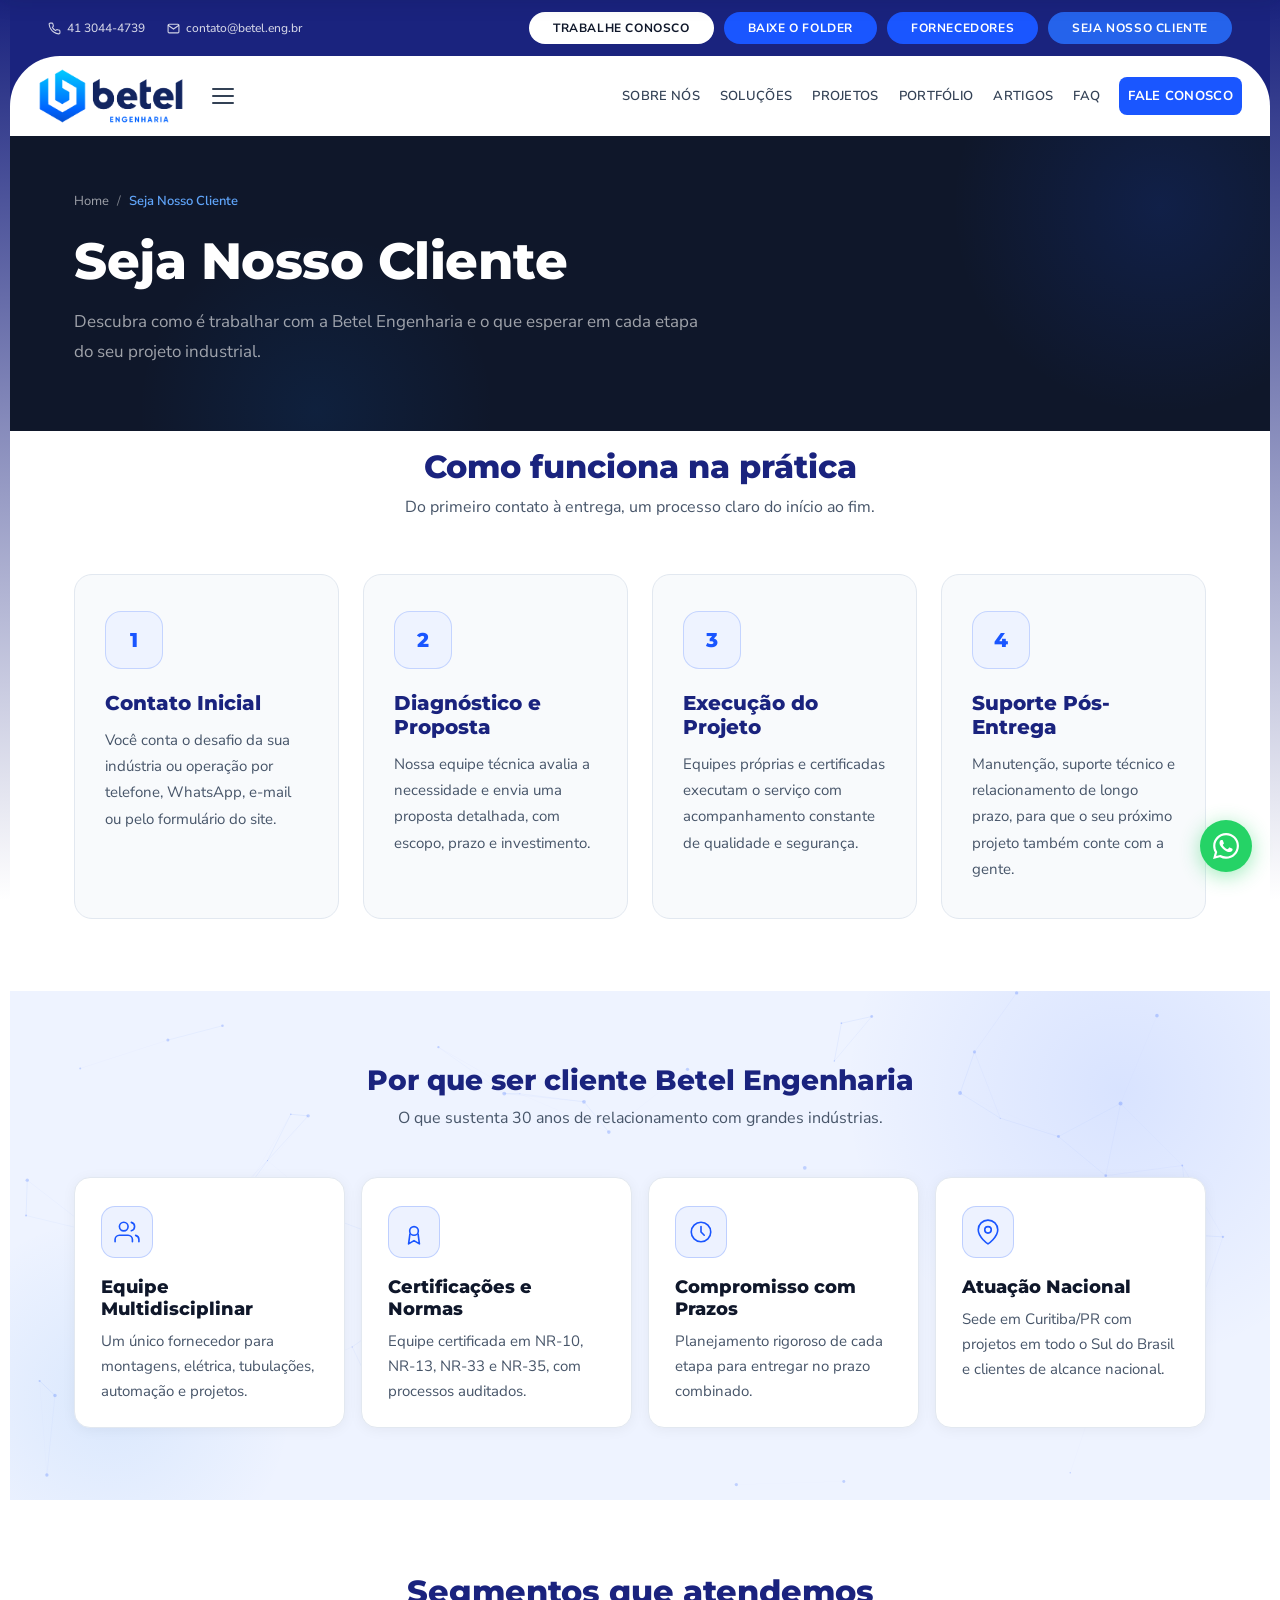
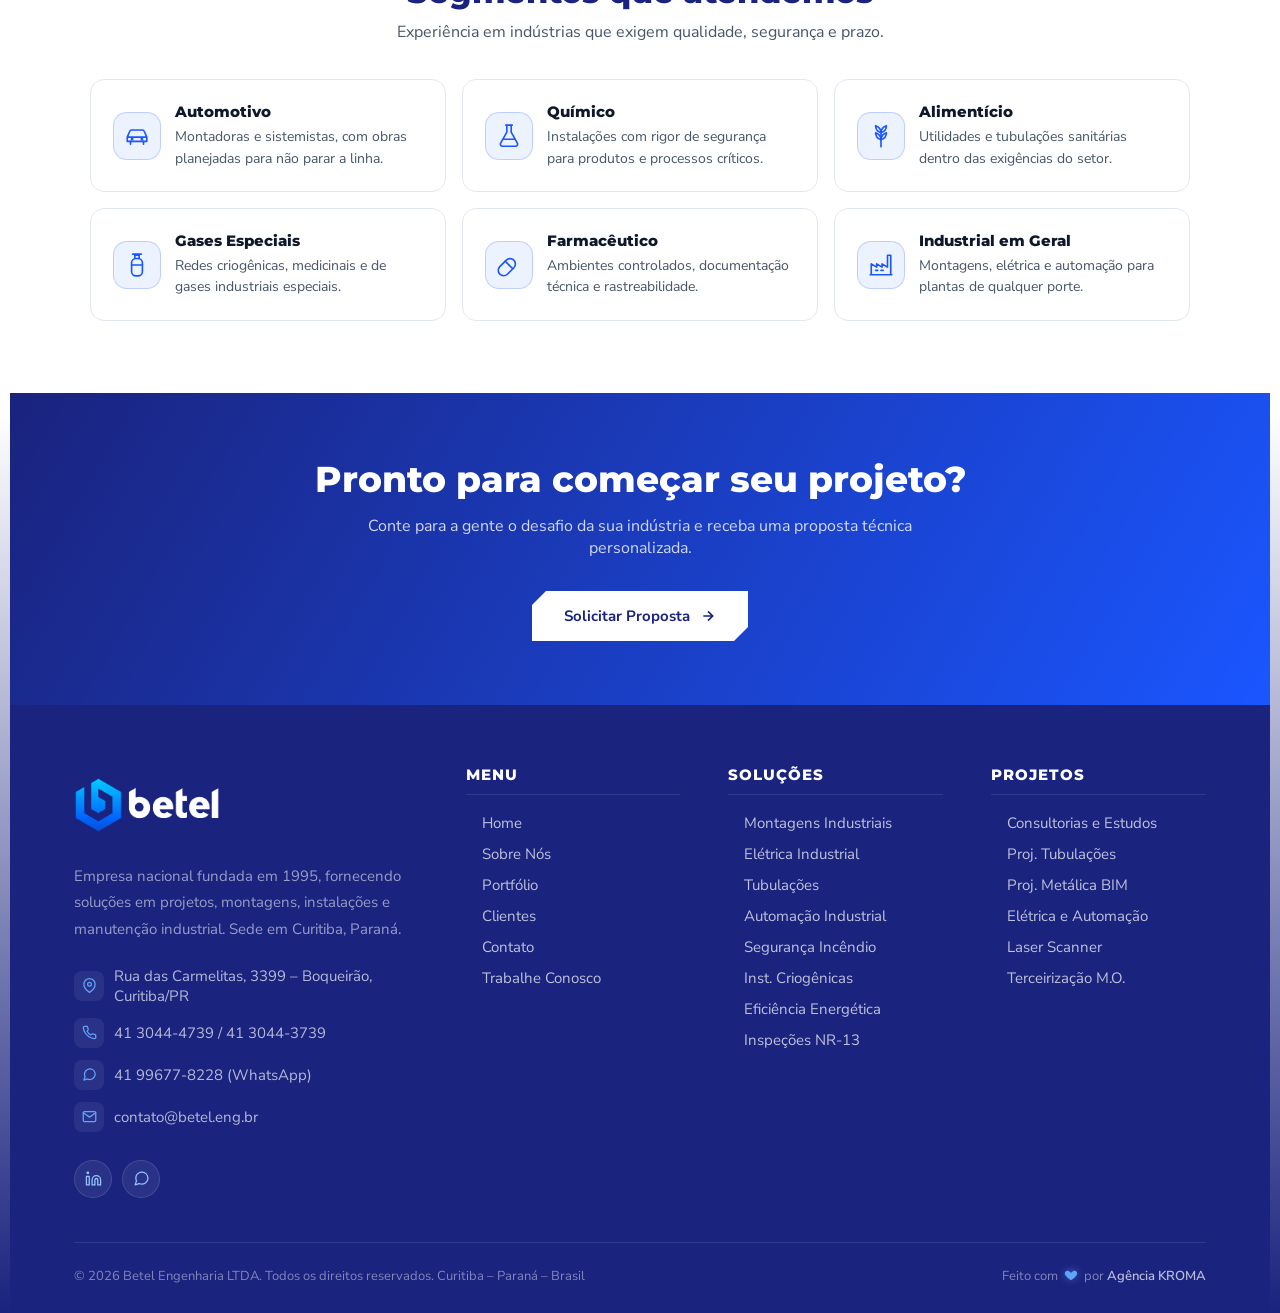
<file: seja-nosso-cliente.html>
<!DOCTYPE html>
<html lang="pt-BR">
<head>
<meta charset="UTF-8">
<meta name="viewport" content="width=device-width, initial-scale=1.0">
<title>Seja Nosso Cliente | Betel Engenharia | Engenharia Industrial em Curitiba/PR</title>
<meta name="description" content="Descubra como é ser cliente da Betel Engenharia: como funciona o processo, nossos diferenciais e os segmentos que atendemos em montagens, elétrica, tubulações e automação industrial.">
<meta name="keywords" content="seja nosso cliente betel engenharia, orçamento engenharia industrial, contratar engenharia industrial curitiba">
<link rel="preconnect" href="https://fonts.googleapis.com">
<link rel="preconnect" href="https://fonts.gstatic.com" crossorigin>
<link href="https://fonts.googleapis.com/css2?family=Montserrat:wght@500;600;700;800&family=Nunito+Sans:wght@400;500;600;700;800&display=swap" rel="stylesheet">
<link rel="icon" href="img/betel-logo-header-trimmed.png">
<style>
  :root {
    --blue:#1A56FF;--blue-dark:#1A237E;--blue-mid:#2563EB;--blue-light:#EEF3FF;
    --dark:#0F172A;--dark-2:#1E293B;--gray-100:#F8FAFC;--gray-200:#F1F5F9;
    --gray-300:#E2E8F0;--gray-600:#475569;--gray-700:#334155;--white:#FFFFFF;
    --font-head:'Montserrat',sans-serif;--font-body:'Nunito Sans',sans-serif;
  }
  *{margin:0;padding:0;box-sizing:border-box;}
  body{font-family:var(--font-body);color:var(--dark);background:var(--white);overflow-x:hidden;font-size:16px;}

  /* TOP BAR */
  .topbar{background:#1A237E;color:rgba(255,255,255,.85);font-size:13px;font-weight:500;padding:8px 48px;display:flex;justify-content:flex-end;align-items:center;gap:24px;}
  .topbar a{color:rgba(255,255,255,.85);text-decoration:none;display:flex;align-items:center;gap:6px;transition:color .2s;}
  .topbar a:hover{color:#93C5FD;}
  .topbar-dot{width:3px;height:3px;background:rgba(255,255,255,.35);border-radius:50%;}

  /* NAVBAR */
  nav{background:var(--white);border-bottom:1px solid var(--gray-300);padding:0 48px;display:flex;align-items:center;justify-content:space-between;position:sticky;top:0;z-index:200;box-shadow:0 1px 16px rgba(26,86,255,.06);}
  .nav-left{display:flex;align-items:center;gap:20px;}
  .logo{padding:12px 0;display:block;}
  .logo img{height:56px;width:auto;display:block;}

  /* HAMBURGER */
  .hamburger{display:flex;flex-direction:column;justify-content:center;gap:5px;cursor:pointer;padding:8px;border:none;background:transparent;border-radius:6px;transition:background .2s;}
  .hamburger:hover{background:var(--gray-200);}
  .hamburger span{display:block;width:22px;height:2px;background:var(--gray-700);border-radius:2px;transition:transform .3s, opacity .3s;}
  .hamburger.open span:nth-child(1){transform:translateY(7px) rotate(45deg);}
  .hamburger.open span:nth-child(2){opacity:0;}
  .hamburger.open span:nth-child(3){transform:translateY(-7px) rotate(-45deg);}

  /* MEGA MENU */
  .mega-menu{position:fixed;top:0;left:0;right:0;bottom:0;background:var(--white);z-index:300;padding:40px 64px;display:none;overflow-y:auto;}
  .mega-menu.open{display:block;animation:fadeIn .25s ease;}
  @keyframes fadeIn{from{opacity:0;transform:translateY(-10px)}to{opacity:1;transform:translateY(0)}}
  .mega-top{display:flex;align-items:center;justify-content:space-between;margin-bottom:52px;padding-bottom:20px;border-bottom:1px solid var(--gray-300);}
  .mega-top .logo img{height:44px;}
  .mega-close{width:40px;height:40px;border:none;background:var(--gray-200);border-radius:50%;cursor:pointer;display:flex;align-items:center;justify-content:center;font-size:20px;color:var(--gray-700);transition:background .2s;}
  .mega-close:hover{background:var(--gray-300);}
  .mega-grid{display:grid;grid-template-columns:repeat(4,1fr);gap:48px;}
  .mega-col h4{font-family:var(--font-head);font-size:13px;font-weight:800;color:var(--dark);text-transform:uppercase;letter-spacing:2px;margin-bottom:20px;padding-bottom:10px;border-bottom:2px solid var(--blue);}
  .mega-col ul{list-style:none;}
  .mega-col ul li{margin-bottom:14px;}
  .mega-col ul a{font-size:17px;color:var(--gray-600);text-decoration:none;font-weight:400;display:flex;align-items:center;gap:8px;transition:color .2s,gap .2s;}
  .mega-col ul a::before{content:'→';font-size:11px;color:var(--blue);opacity:0;transition:opacity .2s;}
  .mega-col ul a:hover{color:var(--blue);gap:12px;}
  .mega-col ul a:hover::before{opacity:1;}

  .nav-links{display:flex;list-style:none;align-items:center;gap:2px;}
  .nav-links a{text-decoration:none;color:var(--gray-700);font-size:15px;font-weight:600;padding:20px 14px;display:block;transition:color .2s;position:relative;}
  .nav-links a::after{content:'';position:absolute;bottom:0;left:14px;right:14px;height:3px;background:var(--blue);border-radius:3px 3px 0 0;transform:scaleX(0);transition:transform .25s;}
  .nav-links a:hover{color:var(--blue);}
  .nav-links a:hover::after{transform:scaleX(1);}
  .nav-links a.active{color:var(--blue);}
  .nav-links a.active::after{transform:scaleX(1);}
  .nav-cta{background:var(--blue)!important;color:var(--white)!important;padding:10px 22px!important;border-radius:8px!important;font-weight:700!important;margin-left:8px;transition:background .2s!important;}
  .nav-cta:hover{background:var(--blue-dark)!important;}
  .nav-cta::after{display:none!important;}

  .hero-btn{display:inline-flex;align-items:center;gap:10px;background:var(--blue);color:var(--white);text-decoration:none;font-size:15px;font-weight:700;padding:15px 32px;border-radius:10px;width:fit-content;transition:background .2s,transform .2s,box-shadow .2s;box-shadow:0 4px 20px rgba(26,86,255,.35);}
  .hero-btn:hover{background:#2563EB;transform:translateY(-2px);box-shadow:0 8px 28px rgba(26,86,255,.45);}

  /* SEGMENTOS-STYLE GRID */
  .segmentos{background:var(--blue-light);padding:72px 64px;position:relative;overflow:hidden;}
  #seg-canvas{position:absolute;inset:0;pointer-events:none;z-index:0;}
  .seg-orb{position:absolute;border-radius:50%;pointer-events:none;z-index:0;}
  .seg-orb-1{width:600px;height:600px;top:-200px;right:-150px;background:radial-gradient(circle,rgba(26,86,255,.10) 0%,transparent 65%);}
  .seg-orb-2{width:400px;height:400px;bottom:-100px;left:-100px;background:radial-gradient(circle,rgba(14,116,233,.09) 0%,transparent 65%);}

  .segmentos-headline{text-align:center;margin-bottom:48px;position:relative;z-index:1;}
  .segmentos-headline h2{font-family:var(--font-head);font-size:clamp(22px,2.2vw,30px);font-weight:800;color:var(--dark);margin-bottom:10px;}
  .segmentos-headline h2 em{color:var(--blue);font-style:normal;}
  .segmentos-headline p{font-size:16px;color:var(--gray-600);}

  .segmentos-grid{display:grid;grid-template-columns:repeat(4,1fr);gap:16px;position:relative;z-index:1;}
  .seg-card{background:var(--white);padding:28px 26px 24px;border:1px solid var(--gray-300);border-radius:16px;transition:background .3s,border-color .3s,transform .3s,box-shadow .3s;position:relative;overflow:hidden;box-shadow:0 2px 14px rgba(15,23,42,.05);}
  .seg-card:hover{background:var(--blue-light);border-color:rgba(26,86,255,.35);transform:translateY(-4px);box-shadow:0 14px 30px rgba(26,86,255,.14);}
  .seg-card::before{content:'';position:absolute;inset:0;background:linear-gradient(120deg,transparent 30%,rgba(26,86,255,.05) 50%,transparent 70%);transform:translateX(-100%);transition:transform .55s ease;}
  .seg-card:hover::before{transform:translateX(100%);}

  .seg-icon{width:52px;height:52px;background:rgba(26,86,255,.08);border:1px solid rgba(26,86,255,.22);border-radius:14px;display:flex;align-items:center;justify-content:center;margin-bottom:18px;}
  .seg-icon svg{width:26px;height:26px;stroke:var(--blue);fill:none;stroke-width:1.5;stroke-linecap:round;stroke-linejoin:round;}
  .seg-name{font-family:var(--font-head);font-size:18px;font-weight:800;color:var(--dark);margin-bottom:9px;}
  .seg-desc{font-size:15px;color:var(--gray-600);line-height:1.65;}

  /* PÁGINA SECUNDÁRIA — SEM HERO, APENAS TÍTULO */
  .page-title-simple{padding:44px 64px 40px;background:var(--white);border-bottom:1px solid var(--gray-300);}
  .breadcrumb{display:flex;align-items:center;gap:8px;font-size:13px;color:var(--gray-600);margin-bottom:18px;}
  .breadcrumb a{color:var(--gray-600);text-decoration:none;transition:color .2s;}
  .breadcrumb a:hover{color:var(--blue);}
  .breadcrumb span.current{color:var(--blue);font-weight:700;}
  .page-title-simple h1{font-family:var(--font-head);font-size:clamp(30px,3.6vw,46px);font-weight:800;line-height:1.15;color:var(--dark);letter-spacing:-.5px;max-width:820px;}
  .page-title-simple h1 span{color:var(--blue);}
  .page-title-simple p{font-size:17px;line-height:1.75;color:var(--gray-600);max-width:660px;margin-top:16px;}

  /* COMO FUNCIONA — steps */
  .mvv{padding:16px 64px 72px;background:var(--white);}
  .mvv-grid{display:grid;grid-template-columns:repeat(4,1fr);gap:24px;}
  .mvv-card{background:var(--gray-100);border:1px solid var(--gray-300);border-radius:18px;padding:36px 30px;text-align:left;transition:transform .3s,box-shadow .3s,border-color .3s;}
  .mvv-card:hover{transform:translateY(-4px);box-shadow:0 14px 32px rgba(26,86,255,.1);border-color:rgba(26,86,255,.3);}
  .mvv-icon{width:58px;height:58px;background:var(--blue-light);border:1px solid rgba(26,86,255,.2);border-radius:16px;display:flex;align-items:center;justify-content:center;margin-bottom:22px;font-family:var(--font-head);font-weight:800;color:var(--blue);font-size:20px;}
  .mvv-card h3{font-family:var(--font-head);font-size:20px;font-weight:800;color:var(--dark);margin-bottom:12px;}
  .mvv-card p{font-size:15px;color:var(--gray-600);line-height:1.75;}
  .section-header-center{text-align:center;margin-bottom:56px;}
  .section-header-center h2{font-family:var(--font-head);font-size:clamp(24px,2.5vw,34px);font-weight:800;color:var(--dark);}
  .section-header-center h2 span{color:var(--blue);}
  .section-header-center p{font-size:16px;color:var(--gray-600);margin-top:10px;}

  /* SEGMENTOS ATENDIDOS */
  .apresentacao{padding:16px 64px 64px;background:var(--white);max-width:1000px;margin:0 auto;text-align:center;}
  .apresentacao .chip-row{display:flex;gap:10px;flex-wrap:wrap;margin-top:20px;justify-content:center;}
  .chip{background:var(--blue-light);color:var(--blue-dark);font-size:13px;font-weight:700;padding:6px 14px;border-radius:100px;border:1px solid rgba(26,86,255,.15);}

  /* CTA STRIP */
  .cta-strip{background:linear-gradient(120deg,var(--blue-dark),var(--blue));padding:64px;text-align:center;position:relative;overflow:hidden;}
  .cta-strip h2{font-family:var(--font-head);font-size:clamp(24px,2.8vw,36px);font-weight:800;color:var(--white);margin-bottom:14px;}
  .cta-strip p{font-size:16px;color:rgba(255,255,255,.8);margin-bottom:32px;max-width:560px;margin-left:auto;margin-right:auto;}
  .cta-strip .hero-btn{background:var(--white);color:var(--blue-dark);margin:0 auto;box-shadow:0 8px 24px rgba(0,0,0,.2);}
  .cta-strip .hero-btn:hover{background:var(--gray-100);}

  /* FOOTER */
  footer{background-color:#1A237E;padding:60px 64px 28px;}
  .footer-grid{display:grid;grid-template-columns:1.6fr 1fr 1fr 1fr;gap:48px;margin-bottom:44px;}
  .footer-logo{display:block;margin-bottom:18px;}
  .footer-logo img{height:50px;width:auto;}
  .footer-tagline{font-size:15px;line-height:1.75;color:rgba(255,255,255,.55);margin-bottom:24px;}
  .footer-contact{display:flex;flex-direction:column;gap:12px;margin-bottom:28px;}
  .fci{display:flex;align-items:center;gap:10px;font-size:15px;color:rgba(255,255,255,.68);}
  .fci a{color:rgba(255,255,255,.68);text-decoration:none;transition:color .2s;}
  .fci a:hover{color:#fff;}
  .fci-icon{width:30px;height:30px;background:rgba(255,255,255,.07);border-radius:8px;display:flex;align-items:center;justify-content:center;flex-shrink:0;}
  .fci-icon svg{width:15px;height:15px;stroke:#60A5FA;fill:none;stroke-width:2;stroke-linecap:round;stroke-linejoin:round;}
  .footer-social{display:flex;gap:10px;}
  .footer-social a{width:38px;height:38px;border-radius:50%;background:rgba(255,255,255,.07);border:1px solid rgba(255,255,255,.12);display:flex;align-items:center;justify-content:center;transition:background .2s,border-color .2s,transform .2s;}
  .footer-social a svg{width:17px;height:17px;stroke:#93C5FD;fill:none;stroke-width:1.8;stroke-linecap:round;stroke-linejoin:round;transition:stroke .2s;}
  .footer-social a:hover{background:var(--blue);border-color:var(--blue);transform:translateY(-3px);}
  .footer-social a:hover svg{stroke:#fff;}
  .footer-col h4{font-family:var(--font-head);font-size:15px;font-weight:800;color:var(--white);text-transform:uppercase;letter-spacing:1px;margin-bottom:18px;padding-bottom:10px;border-bottom:1px solid rgba(255,255,255,.1);}
  .footer-col ul{list-style:none;}
  .footer-col ul li{margin-bottom:11px;}
  .footer-col ul a{font-size:15px;color:rgba(255,255,255,.72);text-decoration:none;transition:color .2s;display:flex;align-items:center;gap:6px;}
  .footer-col ul a::before{content:'→';font-size:10px;color:#60A5FA;opacity:0;transition:opacity .2s;}
  .footer-col ul a:hover{color:#fff;}
  .footer-col ul a:hover::before{opacity:1;}
  .footer-bottom{border-top:1px solid rgba(255,255,255,.1);padding-top:24px;display:flex;justify-content:space-between;align-items:center;font-size:13px;color:rgba(255,255,255,.45);flex-wrap:wrap;gap:8px;}
  .footer-bottom a{color:rgba(255,255,255,.7);text-decoration:none;font-weight:600;transition:color .2s;}
  .footer-bottom a:hover{color:#fff;}

  /* WA FLOAT */
  .wa-float{position:fixed;bottom:28px;right:28px;width:52px;height:52px;background:#25D366;border-radius:50%;display:flex;align-items:center;justify-content:center;box-shadow:0 4px 20px rgba(37,211,102,.45);z-index:200;text-decoration:none;transition:transform .3s;}
  .wa-float:hover{transform:scale(1.1);}
  .wa-float svg{width:26px;height:26px;fill:#fff;}

  /* RESPONSIVO */
  @media (max-width: 1024px){
    body{background:var(--gray-300);}
    .site-frame{margin:0 10px 10px;}
    .topbar{padding:7px 24px;gap:16px;font-size:12px;}
    .topbar a svg{width:11px;height:11px;}
    nav{padding:0 24px;}
    .logo img{height:46px;}
    .nav-links{gap:0;}
    .nav-links li:not(:last-child){display:none;}
    .nav-links a{padding:16px 10px;}
    .nav-cta{padding:9px 16px!important;font-size:14px!important;}
    .mega-menu{padding:28px 32px;}
    .mega-grid{grid-template-columns:repeat(2,1fr);gap:32px 24px;}
    .segmentos{padding:56px 32px;}
    .segmentos-grid{grid-template-columns:repeat(2,1fr);}
    .page-title-simple{padding:36px 32px 32px;}
    .mvv{padding:8px 32px 48px;}
    .mvv-grid{grid-template-columns:1fr 1fr;gap:18px;}
    .apresentacao{padding:8px 32px 48px;}
    footer{padding:48px 32px 24px;}
    .footer-grid{grid-template-columns:1fr 1fr;gap:36px;}
    .cta-strip{padding:48px 32px;}
  }
  @media (max-width: 768px){
    .topbar{display:none;}
    nav{padding:0 16px;}
    .logo img{height:40px;}
    .nav-left{gap:10px;}
    .mega-menu{padding:20px 20px;}
    .mega-top{margin-bottom:32px;padding-bottom:16px;}
    .mega-top .logo img{height:36px;}
    .mega-grid{grid-template-columns:1fr;gap:28px;}
    .segmentos{padding:44px 20px;}
    .segmentos-headline{margin-bottom:32px;}
    .segmentos-grid{grid-template-columns:1fr;gap:14px;}
    .mvv-grid{grid-template-columns:1fr;gap:14px;}
    .page-title-simple{padding:28px 20px 26px;}
    .page-title-simple p{font-size:16px;}
    footer{padding:40px 20px 20px;}
    .footer-grid{grid-template-columns:1fr;gap:32px;margin-bottom:32px;}
    .footer-social{flex-wrap:wrap;}
    .footer-bottom{flex-direction:column;align-items:flex-start;gap:10px;}
    .wa-float{width:48px;height:48px;bottom:20px;right:20px;}
    .wa-float svg{width:24px;height:24px;}
    .cta-strip{padding:40px 20px;}
  }

  /* =========================================================
     AJUSTES 11/2026
     ========================================================= */
  /* Menu e barra superior em caixa alta */
  .nav-links a,.topbar-btn,.topbar a,.topbar-nav a,.mega-actions a{text-transform:uppercase;letter-spacing:.6px;}
  .nav-links a{font-size:14px;}
  .topbar a[href^="mailto"],.topbar-nav a[href^="mailto"]{text-transform:none!important;letter-spacing:0!important;}

  /* Titulos em uma cor so (azul escuro), sem destaque em duas cores */
  .hero-title,.section-title,.sobre-title,.equipe-text h2,.segmentos-headline h2,.clientes-header h2,
  .section-header-center h2,.page-title-simple h1,.apresentacao h2,.pilar-content h2,.mvv-card h3{color:var(--blue-dark);}
  h1 span,h1 em,h2 span,h2 em,.hero-title span,.page-banner-title span,.section-title span{
    color:inherit!important;background:none!important;-webkit-text-fill-color:currentColor!important;font-style:normal;}

  /* Sem "baloes": rotulos viram texto simples */
  .hero-eyebrow{background:none!important;border:none!important;padding:0!important;border-radius:0!important;}
  .artigo-tag,.seg-badge{background:none!important;padding:0!important;border-radius:0!important;color:var(--blue)!important;}

  /* Topicos (substituem os baloes de termos) */
  .topicos{text-align:left;list-style:none;margin:0 0 28px;padding:0;display:flex;flex-direction:column;gap:10px;}
  .topicos li{position:relative;padding-left:26px;font-size:16px;font-weight:600;color:var(--gray-700);line-height:1.45;}
  .topicos li::before{content:'';position:absolute;left:0;top:5px;width:14px;height:14px;border-radius:3px;
    background:var(--blue);-webkit-mask:url("data:image/svg+xml,%3Csvg xmlns='http://www.w3.org/2000/svg' viewBox='0 0 24 24'%3E%3Cpath d='M20 6L9 17l-5-5' fill='none' stroke='black' stroke-width='4' stroke-linecap='round' stroke-linejoin='round'/%3E%3C/svg%3E") center/contain no-repeat;
    mask:url("data:image/svg+xml,%3Csvg xmlns='http://www.w3.org/2000/svg' viewBox='0 0 24 24'%3E%3Cpath d='M20 6L9 17l-5-5' fill='none' stroke='black' stroke-width='4' stroke-linecap='round' stroke-linejoin='round'/%3E%3C/svg%3E") center/contain no-repeat;}

  /* Videos de fundo mais discretos, no mesmo tom das fotos */
  .video-hero video{filter:saturate(.4) brightness(.95)!important;}

  /* Cards dos carrosseis agora sao links */
  a.card{display:block;text-decoration:none;color:inherit;}

  /* Botao voltar ao topo */
  .to-top{position:fixed;right:30px;bottom:92px;width:46px;height:46px;border-radius:50%;border:none;cursor:pointer;
    background:var(--blue-dark);color:#fff;display:flex;align-items:center;justify-content:center;z-index:199;
    box-shadow:0 4px 16px rgba(15,23,42,.25);opacity:0;visibility:hidden;transform:translateY(10px);
    transition:opacity .25s,transform .25s,visibility .25s,background .2s;}
  .to-top.show{opacity:1;visibility:visible;transform:translateY(0);}
  .to-top:hover{background:var(--blue);}
  .to-top svg{width:20px;height:20px;}
  @media (max-width:768px){.to-top{right:22px;bottom:80px;width:42px;height:42px;}}

  /* Banner escuro padrao das paginas internas (igual Contato) */
  .page-banner{background:var(--dark);padding:56px 64px 64px;position:relative;overflow:hidden;}
  .page-banner::before{content:'';position:absolute;top:-140px;right:-100px;width:420px;height:420px;border-radius:50%;background:radial-gradient(circle,rgba(26,86,255,.14) 0%,transparent 70%);pointer-events:none;}
  .page-banner::after{content:'';position:absolute;bottom:-160px;left:10%;width:360px;height:360px;border-radius:50%;background:radial-gradient(circle,rgba(14,116,233,.10) 0%,transparent 70%);pointer-events:none;}
  .page-banner .breadcrumb{display:flex;align-items:center;gap:8px;font-size:13px;color:rgba(255,255,255,.45);margin-bottom:22px;position:relative;z-index:1;}
  .page-banner .breadcrumb a{color:rgba(255,255,255,.6);text-decoration:none;}
  .page-banner .breadcrumb a:hover{color:#60A5FA;}
  .page-banner .breadcrumb span.current{color:#60A5FA;font-weight:600;}
  .page-banner-title{font-family:var(--font-head);font-size:clamp(32px,4vw,52px);font-weight:800;line-height:1.12;color:var(--white);margin-bottom:18px;letter-spacing:-.5px;position:relative;z-index:1;max-width:820px;}
  .page-banner-sub{font-size:17px;line-height:1.75;color:rgba(255,255,255,.6);max-width:640px;position:relative;z-index:1;}
  @media (max-width:1024px){.page-banner{padding:40px 32px 48px;}}
  @media (max-width:768px){.page-banner{padding:32px 20px 40px;}.page-banner-sub{font-size:16px;}}

  /* Bloco 50% / 50%: lista com icones + formulario */
  .contato-section{padding:72px 64px!important;}
  .split-50{display:grid;grid-template-columns:1fr 1fr;gap:48px;max-width:1280px;margin:0 auto;align-items:start;}
  .split-50 .contato-form-card{max-width:none;margin:0;}
  .split-col h2{font-family:var(--font-head);font-size:clamp(24px,2.5vw,34px);font-weight:800;color:var(--blue-dark);margin-bottom:10px;}
  .split-col > p{font-size:16px;color:var(--gray-600);line-height:1.7;margin-bottom:28px;}
  .ic-grid{display:grid;grid-template-columns:1fr 1fr;gap:14px;}
  .ic-item{display:flex;align-items:center;gap:14px;background:var(--white);border:1px solid var(--gray-300);border-radius:14px;padding:16px 18px;transition:border-color .25s,box-shadow .25s,transform .25s;}
  .ic-item:hover{border-color:rgba(26,86,255,.35);box-shadow:0 10px 24px rgba(26,86,255,.1);transform:translateY(-2px);}
  .ic-item .seg-icon{margin:0;flex-shrink:0;width:48px;height:48px;}
  .ic-item h3{font-family:var(--font-head);font-size:15px;font-weight:800;color:var(--dark);line-height:1.3;}
  .ic-item p{font-size:14px;color:var(--gray-600);line-height:1.55;margin-top:4px;}
  .split-note{display:flex;gap:12px;align-items:flex-start;margin-top:22px;background:var(--blue-light);border-radius:14px;padding:16px 18px;font-size:14px;color:var(--blue-dark);line-height:1.6;}
  .split-note svg{width:20px;height:20px;flex-shrink:0;stroke:var(--blue);fill:none;stroke-width:2;stroke-linecap:round;stroke-linejoin:round;margin-top:1px;}
  @media (max-width:1024px){.contato-section{padding:56px 32px!important;}.split-50{grid-template-columns:1fr;gap:36px;}}
  @media (max-width:768px){.contato-section{padding:44px 20px!important;}}
  @media (max-width:520px){.ic-grid{grid-template-columns:1fr;}}

  /* Segmentos com icones (Seja Nosso Cliente) */
  .seg-atende{padding:72px 64px;background:var(--white);}
  .seg-atende .section-header-center{text-align:center;margin-bottom:36px;}
  .seg-atende .ic-grid{grid-template-columns:repeat(3,1fr);gap:16px;max-width:1100px;margin:0 auto;}
  .seg-atende .ic-item{padding:22px 22px;}
  @media (max-width:1024px){.seg-atende{padding:56px 32px;}.seg-atende .ic-grid{grid-template-columns:1fr 1fr;}}
  @media (max-width:768px){.seg-atende{padding:44px 20px;}}
  @media (max-width:520px){.seg-atende .ic-grid{grid-template-columns:1fr;}}


  /* =========================================================
     AJUSTES 18/11/2026
     ========================================================= */
  /* Botoes com cantos chanfrados (sup. esquerdo e inf. direito) */
  .hero-btn,.sobre-btn,.cf-submit,.btn-chanfro{border-radius:0!important;
    clip-path:polygon(14px 0,100% 0,100% calc(100% - 14px),calc(100% - 14px) 100%,0 100%,0 14px);}
  .pf-filter{border-radius:0!important;
    clip-path:polygon(9px 0,100% 0,100% calc(100% - 9px),calc(100% - 9px) 100%,0 100%,0 9px);}
  .hero-btn:hover,.sobre-btn:hover,.cf-submit:hover{transform:none!important;}

  /* Icone dos topicos igual ao da pagina Solucoes (check em circulo) */
  .topicos li{padding-left:30px;}
  .topicos li::before{width:20px!important;height:20px!important;top:0!important;border-radius:0!important;
    -webkit-mask:url("data:image/svg+xml,%3Csvg xmlns='http://www.w3.org/2000/svg' viewBox='0 0 24 24' fill='none' stroke='black' stroke-width='2' stroke-linecap='round' stroke-linejoin='round'%3E%3Ccircle cx='12' cy='12' r='9'/%3E%3Cpath d='M9 12l2 2 4-4'/%3E%3C/svg%3E") center/contain no-repeat!important;mask:url("data:image/svg+xml,%3Csvg xmlns='http://www.w3.org/2000/svg' viewBox='0 0 24 24' fill='none' stroke='black' stroke-width='2' stroke-linecap='round' stroke-linejoin='round'%3E%3Ccircle cx='12' cy='12' r='9'/%3E%3Cpath d='M9 12l2 2 4-4'/%3E%3C/svg%3E") center/contain no-repeat!important;}


  /* Assinatura KROMA: coracao pulsando no azul claro do tema */
  .kroma-heart{display:inline-flex;vertical-align:-2px;margin:0 3px;animation:kromaPulse 1.2s ease-in-out infinite;transform-origin:center;}
  .kroma-heart svg{fill:#60A5FA;filter:drop-shadow(0 0 4px rgba(96,165,250,.55));}
  @keyframes kromaPulse{0%,100%{transform:scale(1)}15%{transform:scale(1.25)}30%{transform:scale(1)}45%{transform:scale(1.18)}60%{transform:scale(1)}}
  @media (prefers-reduced-motion:reduce){.kroma-heart{animation:none;}}

  /* Menu com 7 itens: nao quebrar linha em telas medias */
  nav .nav-links a{white-space:nowrap;}
  @media (min-width:1025px) and (max-width:1280px){nav .nav-links a{padding-left:9px!important;padding-right:9px!important;font-size:13px!important;letter-spacing:.3px!important;} nav{padding:0 28px!important;}}

  /* Moldura do site: todo o conteudo dentro das barras laterais em degrade (desktop) */
  @media (min-width:1025px){
    .site-frame{padding:0 10px;background:linear-gradient(180deg,#1A237E 0,#FFFFFF 900px,#FFFFFF calc(100% - 900px),#1A237E 100%);}
    .header-wrap nav{margin:0!important;}
    .hero-frame{padding:0!important;background:none!important;}
    .video-hero{left:10px!important;right:10px!important;width:auto!important;}
  }
</style>
<link rel="stylesheet" href="css/topo.css">
</head>
<body>
<div class="site-frame">

<!-- HEADER (topbar + navbar sobre fundo navy contínuo) -->
<div class="header-wrap" id="headerWrap">

  <!-- TOP BAR -->
  <div class="topbar">
    <div class="topbar-nav">
      <a href="tel:4130444739" class="topbar-tel"><svg width="13" height="13" viewBox="0 0 24 24" fill="none" stroke="currentColor" stroke-width="2"><path d="M22 16.92v3a2 2 0 01-2.18 2 19.79 19.79 0 01-8.63-3.07 19.5 19.5 0 01-6-6 19.79 19.79 0 01-3.07-8.67A2 2 0 014.11 2h3a2 2 0 012 1.72c.127.96.361 1.903.7 2.81a2 2 0 01-.45 2.11L8.09 9.91a16 16 0 006 6l1.27-1.27a2 2 0 012.11-.45c.907.339 1.85.573 2.81.7A2 2 0 0122 16.92z"/></svg>41 3044-4739</a>
      <a href="mailto:contato@betel.eng.br" class="topbar-tel"><svg width="13" height="13" viewBox="0 0 24 24" fill="none" stroke="currentColor" stroke-width="2"><path d="M4 4h16c1.1 0 2 .9 2 2v12c0 1.1-.9 2-2 2H4c-1.1 0-2-.9-2-2V6c0-1.1.9-2 2-2z"/><polyline points="22,6 12,13 2,6"/></svg>contato@betel.eng.br</a>
    </div>
    <div class="topbar-right">
      <a href="trabalhe-conosco.html" class="topbar-btn tb-white">Trabalhe Conosco</a>
      <a href="downloads/folder-betel-2026.pdf" class="topbar-btn tb-blue" target="_blank">Baixe o Folder</a>
      <a href="fornecedores.html" class="topbar-btn tb-blue">Fornecedores</a>
      <a href="seja-nosso-cliente.html" class="topbar-btn tb-blue-alt">Seja Nosso Cliente</a>
    </div>
  </div>

  <!-- NAVBAR -->
  <nav>
    <div class="nav-left">
      <a href="index.html" class="logo">
        <img src="img/betel-logo-header-trimmed.png" alt="Betel Engenharia">
      </a>
      <button class="hamburger" id="hambBtn" onclick="toggleMenu()" aria-label="Menu">
        <span></span><span></span><span></span>
      </button>
    </div>
    <ul class="nav-links">
      <li><a href="sobre-nos.html">Sobre Nós</a></li>
      <li><a href="solucoes.html">Soluções</a></li>
      <li><a href="projetos.html">Projetos</a></li>
      <li><a href="portfolio.html">Portfólio</a></li>
      <li><a href="artigos.html">Artigos</a></li>
      <li><a href="faq.html">FAQ</a></li>
      <li><a href="contato.html" class="nav-cta">Fale Conosco</a></li>
    </ul>
  </nav>
</div>

<!-- NAVBAR FIXA (desce no scroll) -->
<div class="nav-sticky" id="navSticky">
  <div class="nav-left">
    <a href="index.html" class="logo">
      <img src="img/betel-logo-header-trimmed.png" alt="Betel Engenharia">
    </a>
    <button class="hamburger" onclick="toggleMenu()" aria-label="Menu">
      <span></span><span></span><span></span>
    </button>
  </div>
  <ul class="nav-links">
    <li><a href="sobre-nos.html">Sobre Nós</a></li>
    <li><a href="solucoes.html">Serviços</a></li>
    <li><a href="artigos.html">Artigos</a></li>
    <li><a href="faq.html">FAQ</a></li>
    <li><a href="contato.html" class="nav-cta">Fale Conosco</a></li>
  </ul>
</div>

<!-- MEGA MENU -->
<div class="mega-menu" id="megaMenu">
  <div class="mega-top">
    <a href="index.html" class="logo">
      <img src="img/betel-logo-header-trimmed.png" alt="Betel Engenharia">
    </a>
    <button class="mega-close" onclick="toggleMenu()">✕</button>
  </div>
  <div class="mega-grid">
    <div class="mega-col">
      <h4>betel</h4>
      <ul>
        <li><a href="institucional.html">Institucional</a></li>
        <li><a href="equipe.html">Equipe</a></li>
        <li><a href="portfolio.html">Portfólio</a></li>
        <li><a href="certificacoes.html">Certificações</a></li>
        <li><a href="sustentabilidade.html">Sustentabilidade</a></li>
        <li><a href="artigos.html">Artigos</a></li>
        <li><a href="faq.html">FAQ</a></li>
      </ul>
    </div>
    <div class="mega-col mega-col-wide">
      <h4>serviços</h4>
      <ul>
        <li><a href="solucoes.html#montagens">Montagens Industriais</a></li>
        <li><a href="solucoes.html#eletrica">Elétrica Industrial</a></li>
        <li><a href="solucoes.html#tubulacoes">Tubulações</a></li>
        <li><a href="solucoes.html#automacao">Automação Industrial</a></li>
        <li><a href="solucoes.html#criogenicas">Inst. Criogênicas</a></li>
        <li><a href="solucoes.html">Inst. de Gases Industriais</a></li>
        <li><a href="solucoes.html#incendio">Seg. Contra Incêndio</a></li>
        <li><a href="solucoes.html#eficiencia">Eficiência Energética</a></li>
        <li><a href="solucoes.html#inspecoes">Inspeções NR-13</a></li>
        <li><a href="projetos.html#consultorias">Consultorias e Estudos</a></li>
        <li><a href="projetos.html#tubulacoes">Proj. Tubulações</a></li>
        <li><a href="projetos.html#metalica-bim">Proj. Metálica (BIM)</a></li>
        <li><a href="projetos.html#eletrica-automacao">Elétrica e Automação</a></li>
        <li><a href="projetos.html#laser-scanner">Laser Scanner</a></li>
        <li><a href="projetos.html#terceirizacao">Terceirização M.O.</a></li>
      </ul>
    </div>
    <div class="mega-col">
      <h4>contatos</h4>
      <ul>
        <li><a href="contato.html">Fale Conosco</a></li>
        <li><a href="seja-nosso-cliente.html">Seja Nosso Cliente</a></li>
        <li><a href="trabalhe-conosco.html">Trabalhe Conosco</a></li>
        <li><a href="fornecedores.html">Fornecedores</a></li>
      </ul>
    </div>
  </div>
</div>

<!-- PAGE BANNER -->
<section class="page-banner">
  <div class="breadcrumb"><a href="index.html">Home</a><span>/</span><span class="current">Seja Nosso Cliente</span></div>
  <h1 class="page-banner-title">Seja Nosso Cliente</h1>
  <p class="page-banner-sub">Descubra como é trabalhar com a Betel Engenharia e o que esperar em cada etapa do seu projeto industrial.</p>
</section>

<!-- COMO FUNCIONA -->
<section class="mvv">
  <div class="section-header-center">
    <h2>Como funciona na prática</h2>
    <p>Do primeiro contato à entrega, um processo claro do início ao fim.</p>
  </div>
  <div class="mvv-grid">
    <div class="mvv-card">
      <div class="mvv-icon">1</div>
      <h3>Contato Inicial</h3>
      <p>Você conta o desafio da sua indústria ou operação por telefone, WhatsApp, e-mail ou pelo formulário do site.</p>
    </div>
    <div class="mvv-card">
      <div class="mvv-icon">2</div>
      <h3>Diagnóstico e Proposta</h3>
      <p>Nossa equipe técnica avalia a necessidade e envia uma proposta detalhada, com escopo, prazo e investimento.</p>
    </div>
    <div class="mvv-card">
      <div class="mvv-icon">3</div>
      <h3>Execução do Projeto</h3>
      <p>Equipes próprias e certificadas executam o serviço com acompanhamento constante de qualidade e segurança.</p>
    </div>
    <div class="mvv-card">
      <div class="mvv-icon">4</div>
      <h3>Suporte Pós-Entrega</h3>
      <p>Manutenção, suporte técnico e relacionamento de longo prazo, para que o seu próximo projeto também conte com a gente.</p>
    </div>
  </div>
</section>

<!-- POR QUE SER CLIENTE BETEL -->
<section class="segmentos">
  <canvas id="seg-canvas"></canvas>
  <div class="seg-orb seg-orb-1"></div>
  <div class="seg-orb seg-orb-2"></div>

  <div class="segmentos-headline">
    <h2>Por que ser cliente Betel Engenharia</h2>
    <p>O que sustenta 30 anos de relacionamento com grandes indústrias.</p>
  </div>

  <div class="segmentos-grid">
    <div class="seg-card">
      <div class="seg-icon"><svg viewBox="0 0 24 24"><path d="M17 21v-2a4 4 0 00-4-4H5a4 4 0 00-4 4v2"/><circle cx="9" cy="7" r="4"/><path d="M23 21v-2a4 4 0 00-3-3.87M16 3.13a4 4 0 010 7.75"/></svg></div>
      <h3 class="seg-name">Equipe Multidisciplinar</h3>
      <div class="seg-desc">Um único fornecedor para montagens, elétrica, tubulações, automação e projetos.</div>
    </div>
    <div class="seg-card">
      <div class="seg-icon"><svg viewBox="0 0 24 24"><path d="M12 15a4 4 0 100-8 4 4 0 000 8z"/><path d="M8.21 13.89L7 23l5-3 5 3-1.21-9.12"/></svg></div>
      <h3 class="seg-name">Certificações e Normas</h3>
      <div class="seg-desc">Equipe certificada em NR-10, NR-13, NR-33 e NR-35, com processos auditados.</div>
    </div>
    <div class="seg-card">
      <div class="seg-icon"><svg viewBox="0 0 24 24"><circle cx="12" cy="12" r="9"/><path d="M12 7v5l3 3"/></svg></div>
      <h3 class="seg-name">Compromisso com Prazos</h3>
      <div class="seg-desc">Planejamento rigoroso de cada etapa para entregar no prazo combinado.</div>
    </div>
    <div class="seg-card">
      <div class="seg-icon"><svg viewBox="0 0 24 24"><path d="M21 10c0 7-9 13-9 13s-9-6-9-13a9 9 0 0118 0z"/><circle cx="12" cy="10" r="3"/></svg></div>
      <h3 class="seg-name">Atuação Nacional</h3>
      <div class="seg-desc">Sede em Curitiba/PR com projetos em todo o Sul do Brasil e clientes de alcance nacional.</div>
    </div>
  </div>
</section>

<!-- SEGMENTOS ATENDIDOS -->
<section class="seg-atende">
  <div class="section-header-center">
    <h2>Segmentos que atendemos</h2>
    <p>Experiência em indústrias que exigem qualidade, segurança e prazo.</p>
  </div>
<div class="ic-grid">
  <div class="ic-item"><div class="seg-icon"><svg viewBox="0 0 24 24"><path d="M3 17v-4l2.2-5.2A2 2 0 017 6.5h10a2 2 0 011.8 1.3L21 13v4H3zM3 13h18"/><path d="M6 17v2.5M18 17v2.5"/><circle cx="7.5" cy="15" r=".6"/><circle cx="16.5" cy="15" r=".6"/></svg></div><div><h3>Automotivo</h3><p>Montadoras e sistemistas, com obras planejadas para não parar a linha.</p></div></div>
  <div class="ic-item"><div class="seg-icon"><svg viewBox="0 0 24 24"><path d="M9 2h6M10 2v6.5L4.3 18.6A2 2 0 006 21.5h12a2 2 0 001.7-2.9L14 8.5V2M6.5 15h11"/></svg></div><div><h3>Químico</h3><p>Instalações com rigor de segurança para produtos e processos críticos.</p></div></div>
  <div class="ic-item"><div class="seg-icon"><svg viewBox="0 0 24 24"><path d="M12 22V9"/><path d="M12 9c0-3 2-5.5 5-6.5 0 3-2 5.5-5 6.5zM12 9C12 6 10 3.5 7 2.5c0 3 2 5.5 5 6.5zM12 15.5c0-3 2-5.5 5-6.5 0 3-2 5.5-5 6.5zM12 15.5c0-3-2-5.5-5-6.5 0 3 2 5.5 5 6.5z"/></svg></div><div><h3>Alimentício</h3><p>Utilidades e tubulações sanitárias dentro das exigências do setor.</p></div></div>
  <div class="ic-item"><div class="seg-icon"><svg viewBox="0 0 24 24"><rect x="7" y="6" width="10" height="16" rx="4"/><path d="M10 6V3h4v3M8 2h8M7 12h10"/></svg></div><div><h3>Gases Especiais</h3><p>Redes criogênicas, medicinais e de gases industriais especiais.</p></div></div>
  <div class="ic-item"><div class="seg-icon"><svg viewBox="0 0 24 24"><path d="M10.5 20.5a4.95 4.95 0 01-7-7l6-6a4.95 4.95 0 017 7l-6 6z"/><path d="M8.5 8.5l7 7"/></svg></div><div><h3>Farmacêutico</h3><p>Ambientes controlados, documentação técnica e rastreabilidade.</p></div></div>
  <div class="ic-item"><div class="seg-icon"><svg viewBox="0 0 24 24"><path d="M2 21h20M3 21V11l5 3v-3l5 3v-3l5 3V3h3v18"/><path d="M7 17h2M12 17h2"/></svg></div><div><h3>Industrial em Geral</h3><p>Montagens, elétrica e automação para plantas de qualquer porte.</p></div></div>
</div>
</section>

<!-- CTA -->
<section class="cta-strip">
  <h2>Pronto para começar seu projeto?</h2>
  <p>Conte para a gente o desafio da sua indústria e receba uma proposta técnica personalizada.</p>
  <a href="contato.html" class="hero-btn">Solicitar Proposta <svg width="16" height="16" viewBox="0 0 24 24" fill="none" stroke="currentColor" stroke-width="2.5"><path d="M5 12h14M12 5l7 7-7 7"/></svg></a>
</section>

<!-- FOOTER -->
<footer>
  <div class="footer-grid">
    <div>
      <a href="index.html" class="logo footer-logo">
        <img src="img/betel-logo-footer-trimmed.png" alt="Betel Engenharia">
      </a>
      <p class="footer-tagline">Empresa nacional fundada em 1995, fornecendo soluções em projetos, montagens, instalações e manutenção industrial. Sede em Curitiba, Paraná.</p>
      <div class="footer-contact">
        <div class="fci"><div class="fci-icon"><svg viewBox="0 0 24 24"><path d="M21 10c0 7-9 13-9 13s-9-6-9-13a9 9 0 0118 0z"/><circle cx="12" cy="10" r="3"/></svg></div><a href="https://maps.app.goo.gl/fPSEUR7VWBMyC5i99" target="_blank">Rua das Carmelitas, 3399 – Boqueirão, Curitiba/PR</a></div>
        <div class="fci"><div class="fci-icon"><svg viewBox="0 0 24 24"><path d="M22 16.92v3a2 2 0 01-2.18 2 19.79 19.79 0 01-8.63-3.07 19.5 19.5 0 01-6-6 19.79 19.79 0 01-3.07-8.67A2 2 0 014.11 2h3a2 2 0 012 1.72c.127.96.361 1.903.7 2.81a2 2 0 01-.45 2.11L8.09 9.91a16 16 0 006 6l1.27-1.27a2 2 0 012.11-.45c.907.339 1.85.573 2.81.7A2 2 0 0122 16.92z"/></svg></div><a href="tel:4130444739">41 3044-4739 / 41 3044-3739</a></div>
        <div class="fci"><div class="fci-icon"><svg viewBox="0 0 24 24"><path d="M21 11.5a8.38 8.38 0 01-.9 3.8 8.5 8.5 0 01-7.6 4.7 8.38 8.38 0 01-3.8-.9L3 21l1.9-5.7a8.38 8.38 0 01-.9-3.8 8.5 8.5 0 014.7-7.6 8.38 8.38 0 013.8-.9h.5a8.48 8.48 0 018 8v.5z"/></svg></div><a href="https://wa.me/5541996778228">41 99677-8228 (WhatsApp)</a></div>
        <div class="fci"><div class="fci-icon"><svg viewBox="0 0 24 24"><path d="M4 4h16c1.1 0 2 .9 2 2v12c0 1.1-.9 2-2 2H4c-1.1 0-2-.9-2-2V6c0-1.1.9-2 2-2z"/><polyline points="22,6 12,13 2,6"/></svg></div><a href="mailto:contato@betel.eng.br">contato@betel.eng.br</a></div>
      </div>
      <div class="footer-social">
        <a href="https://linkedin.com/company/betel-engenharia" target="_blank" title="LinkedIn"><svg viewBox="0 0 24 24"><path d="M16 8a6 6 0 016 6v7h-4v-7a2 2 0 00-2-2 2 2 0 00-2 2v7h-4v-7a6 6 0 016-6zM2 9h4v12H2z"/><circle cx="4" cy="4" r="2" fill="#93C5FD" stroke="none"/></svg></a>
        <a href="https://wa.me/5541996778228" target="_blank" title="WhatsApp"><svg viewBox="0 0 24 24"><path d="M21 11.5a8.38 8.38 0 01-.9 3.8 8.5 8.5 0 01-7.6 4.7 8.38 8.38 0 01-3.8-.9L3 21l1.9-5.7a8.38 8.38 0 01-.9-3.8 8.5 8.5 0 014.7-7.6 8.38 8.38 0 013.8-.9h.5a8.48 8.48 0 018 8v.5z"/></svg></a>
      </div>
    </div>
    <div class="footer-col">
      <h4>Menu</h4>
      <ul>
        <li><a href="index.html">Home</a></li><li><a href="sobre-nos.html">Sobre Nós</a></li>
        <li><a href="portfolio.html">Portfólio</a></li><li><a href="index.html#clientes">Clientes</a></li><li><a href="contato.html">Contato</a></li><li><a href="trabalhe-conosco.html">Trabalhe Conosco</a></li>
      </ul>
    </div>
    <div class="footer-col">
      <h4>Soluções</h4>
      <ul>
        <li><a href="solucoes.html#montagens">Montagens Industriais</a></li><li><a href="solucoes.html#eletrica">Elétrica Industrial</a></li>
        <li><a href="solucoes.html#tubulacoes">Tubulações</a></li><li><a href="solucoes.html#automacao">Automação Industrial</a></li>
        <li><a href="solucoes.html#incendio">Segurança Incêndio</a></li><li><a href="solucoes.html#criogenicas">Inst. Criogênicas</a></li>
        <li><a href="solucoes.html#eficiencia">Eficiência Energética</a></li><li><a href="solucoes.html#inspecoes">Inspeções NR-13</a></li>
      </ul>
    </div>
    <div class="footer-col">
      <h4>Projetos</h4>
      <ul>
        <li><a href="projetos.html#consultorias">Consultorias e Estudos</a></li><li><a href="projetos.html#tubulacoes">Proj. Tubulações</a></li>
        <li><a href="projetos.html#metalica-bim">Proj. Metálica BIM</a></li><li><a href="projetos.html#eletrica-automacao">Elétrica e Automação</a></li>
        <li><a href="projetos.html#laser-scanner">Laser Scanner</a></li><li><a href="projetos.html#terceirizacao">Terceirização M.O.</a></li>
      </ul>
    </div>
  </div>
  <div class="footer-bottom">
    <span>© 2026 Betel Engenharia LTDA. Todos os direitos reservados. Curitiba – Paraná – Brasil</span>
    <span>Feito com <span class="kroma-heart" aria-label="amor"><svg viewBox="0 0 24 24" width="14" height="14"><path d="M12 21s-7.5-4.6-10-9.3C.4 8.4 2.3 4.5 6 4.5c2.2 0 3.6 1.2 4.5 2.6.3.4.7.6 1.5.6s1.2-.2 1.5-.6c.9-1.4 2.3-2.6 4.5-2.6 3.7 0 5.6 3.9 4 7.2C19.5 16.4 12 21 12 21z"/></svg></span> por <a href="https://www.instagram.com/agenciakroma" target="_blank">Agência KROMA</a></span>
  </div>
</footer>
</div><!-- /site-frame -->

<a href="https://wa.me/5541996778228" class="wa-float" target="_blank" title="WhatsApp">
  <svg viewBox="0 0 24 24"><path d="M17.472 14.382c-.297-.149-1.758-.867-2.03-.967-.273-.099-.471-.148-.67.15-.197.297-.767.966-.94 1.164-.173.199-.347.223-.644.075-.297-.15-1.255-.463-2.39-1.475-.883-.788-1.48-1.761-1.653-2.059-.173-.297-.018-.458.13-.606.134-.133.298-.347.446-.52.149-.174.198-.298.298-.497.099-.198.05-.371-.025-.52-.075-.149-.669-1.612-.916-2.207-.242-.579-.487-.5-.669-.51-.173-.008-.371-.01-.57-.01-.198 0-.52.074-.792.372-.272.297-1.04 1.016-1.04 2.479 0 1.462 1.065 2.875 1.213 3.074.149.198 2.096 3.2 5.077 4.487.709.306 1.262.489 1.694.625.712.227 1.36.195 1.871.118.571-.085 1.758-.719 2.006-1.413.248-.694.248-1.289.173-1.413-.074-.124-.272-.198-.57-.347m-5.421 7.403h-.004a9.87 9.87 0 01-5.031-1.378l-.361-.214-3.741.982.998-3.648-.235-.374a9.86 9.86 0 01-1.51-5.26c.001-5.45 4.436-9.884 9.888-9.884 2.64 0 5.122 1.03 6.988 2.898a9.825 9.825 0 012.893 6.994c-.003 5.45-4.437 9.884-9.885 9.884m8.413-18.297A11.815 11.815 0 0012.05 0C5.495 0 .16 5.335.157 11.892c0 2.096.547 4.142 1.588 5.945L.057 24l6.305-1.654a11.882 11.882 0 005.683 1.448h.005c6.554 0 11.89-5.335 11.893-11.893a11.821 11.821 0 00-3.48-8.413Z"/></svg>
</a>

</div>
<script>
  function toggleMenu(){
    const btn=document.getElementById('hambBtn');
    const menu=document.getElementById('megaMenu');
    btn.classList.toggle('open');
    menu.classList.toggle('open');
    document.body.style.overflow=menu.classList.contains('open')?'hidden':'';
  }

  document.querySelectorAll('.mega-menu a').forEach(function(link){
    link.addEventListener('click', function(){
      document.getElementById('hambBtn').classList.remove('open');
      document.getElementById('megaMenu').classList.remove('open');
      document.body.style.overflow='';
    });
  });

  (function(){
    const canvas=document.getElementById('seg-canvas');
    if(!canvas)return;
    const ctx=canvas.getContext('2d');
    let W,H,pts=[];
    function resize(){
      const p=canvas.parentElement;
      W=canvas.width=p.offsetWidth;
      H=canvas.height=p.offsetHeight;
    }
    function mkPt(){
      return{x:Math.random()*W,y:Math.random()*H,vx:(Math.random()-.5)*.3,vy:(Math.random()-.5)*.3,r:Math.random()*1.5+.5};
    }
    function init(){resize();pts=[];for(let i=0;i<55;i++)pts.push(mkPt());}
    function draw(){
      ctx.clearRect(0,0,W,H);
      for(let i=0;i<pts.length;i++){
        for(let j=i+1;j<pts.length;j++){
          const dx=pts[i].x-pts[j].x,dy=pts[i].y-pts[j].y,d=Math.sqrt(dx*dx+dy*dy);
          if(d<120){
            ctx.beginPath();
            ctx.moveTo(pts[i].x,pts[i].y);
            ctx.lineTo(pts[j].x,pts[j].y);
            ctx.strokeStyle=`rgba(26,86,255,${(1-d/120)*.10})`;
            ctx.lineWidth=.8;
            ctx.stroke();
          }
        }
      }
      pts.forEach(p=>{
        ctx.beginPath();
        ctx.arc(p.x,p.y,p.r,0,Math.PI*2);
        ctx.fillStyle='rgba(26,86,255,0.22)';
        ctx.fill();
        p.x+=p.vx; p.y+=p.vy;
        if(p.x<0||p.x>W)p.vx*=-1;
        if(p.y<0||p.y>H)p.vy*=-1;
      });
      requestAnimationFrame(draw);
    }
    window.addEventListener('resize',()=>{resize();});
    init();draw();
  })();
</script>

<button class="to-top" id="toTop" aria-label="Voltar ao topo" title="Voltar ao topo"><svg viewBox="0 0 24 24" fill="none" stroke="currentColor" stroke-width="2.5" stroke-linecap="round" stroke-linejoin="round"><path d="M12 19V5M5 12l7-7 7 7"/></svg></button>
<script>
  (function(){
    var b=document.getElementById('toTop');if(!b)return;
    function f(){b.classList.toggle('show',window.scrollY>500);}
    window.addEventListener('scroll',f,{passive:true});f();
    b.addEventListener('click',function(){window.scrollTo({top:0,behavior:'smooth'});});
  })();
</script>
<script>
  // Navbar fixa: desce quando o topo original sai de vista
  (function(){
    var wrap=document.getElementById('headerWrap'), sticky=document.getElementById('navSticky');
    if(!wrap||!sticky)return;
    var t=false;
    function check(){sticky.classList.toggle('show', window.scrollY > wrap.offsetHeight); t=false;}
    window.addEventListener('scroll',function(){if(!t){t=true;requestAnimationFrame(check);}},{passive:true});
    check();
  })();
</script>
<script>
  // Botoes flutuantes (WhatsApp e voltar ao topo) sobem para ficar 5px acima da linha do rodape
  (function(){
    var line=document.querySelector('.footer-bottom');
    var els=[document.querySelector('.wa-float'),document.getElementById('toTop')].filter(Boolean);
    if(!line||!els.length)return;
    var lift=0,t=false;
    function upd(){
      var low=0;
      els.forEach(function(e){var b=e.getBoundingClientRect().bottom+lift; if(b>low)low=b;});
      var need=Math.max(0, low-(line.getBoundingClientRect().top-5));
      if(need!==lift){lift=need; els.forEach(function(e){e.style.translate='0 '+(-lift)+'px';});}
      t=false;
    }
    function q(){if(!t){t=true;requestAnimationFrame(upd);}}
    window.addEventListener('scroll',q,{passive:true});
    window.addEventListener('resize',q);
    upd();
  })();
</script>
<script src="js/logo-brilho.js" defer></script>
</body>
</html>
</file>
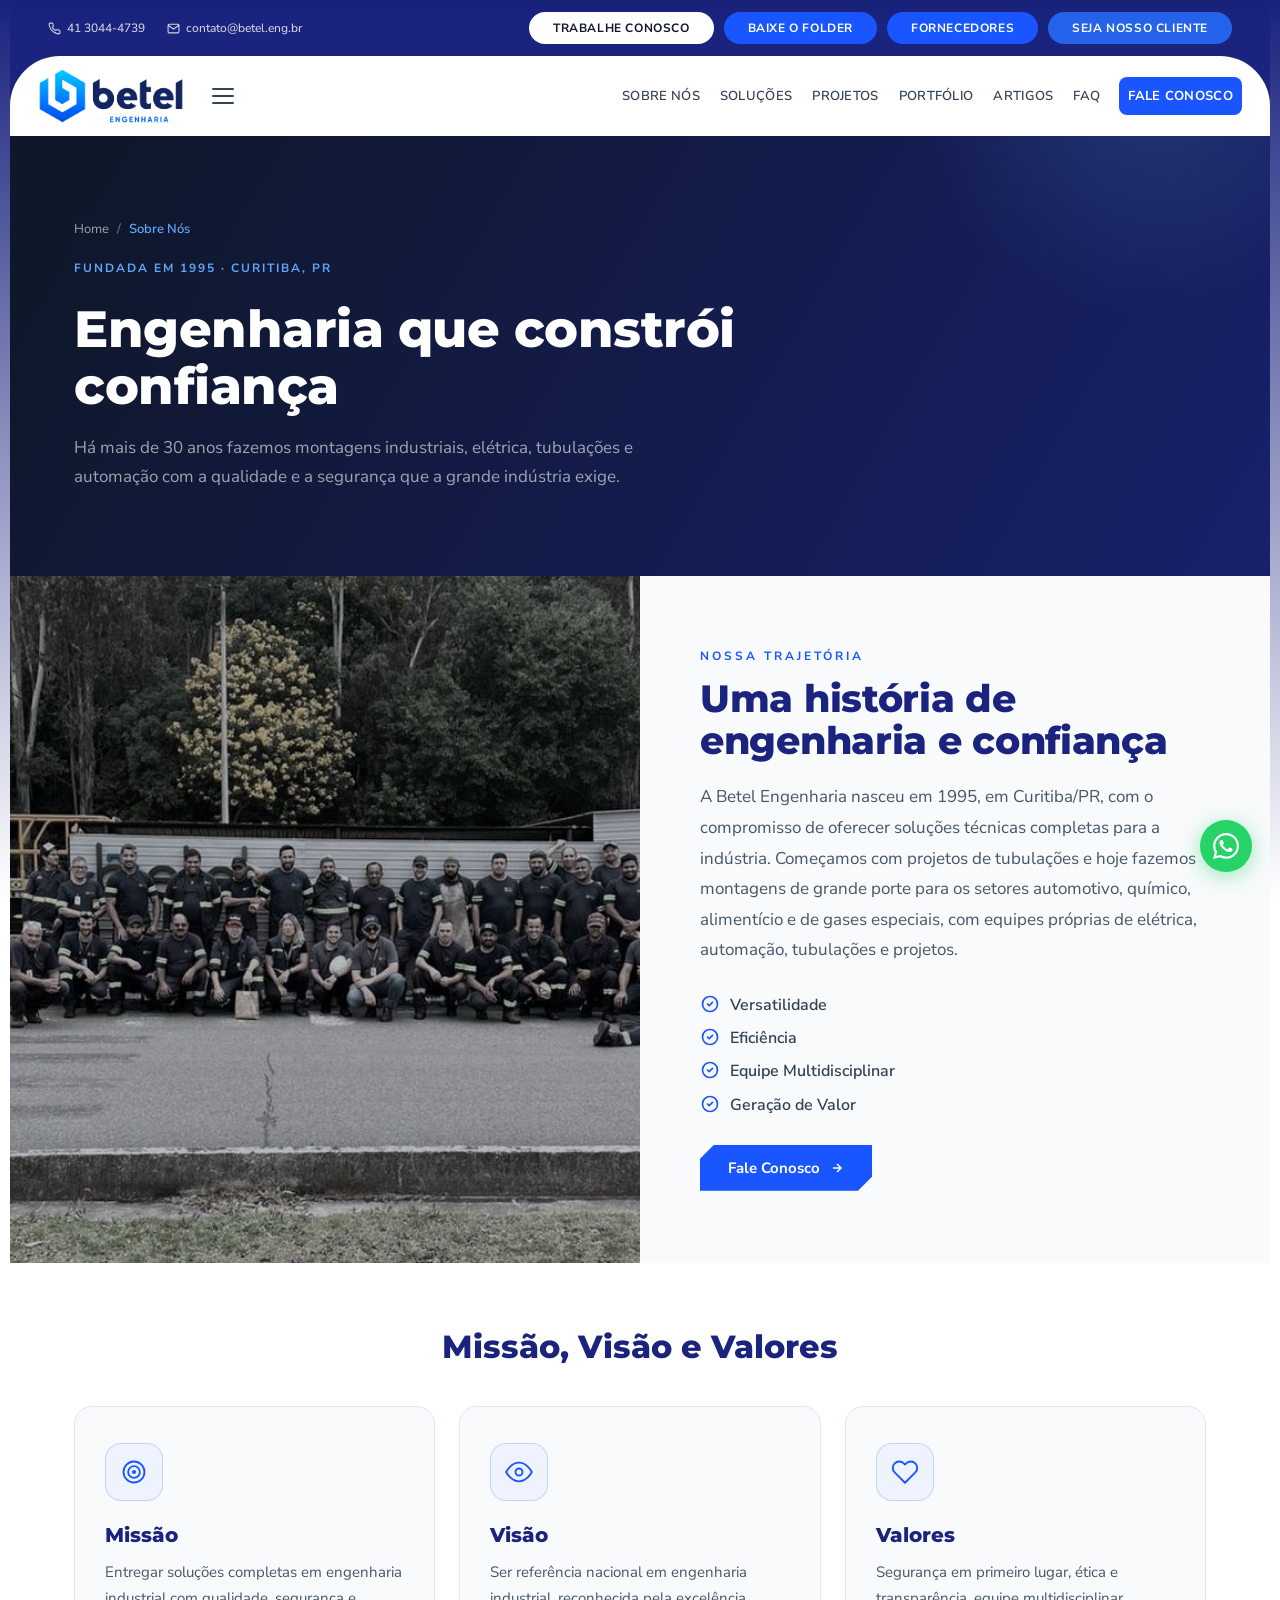
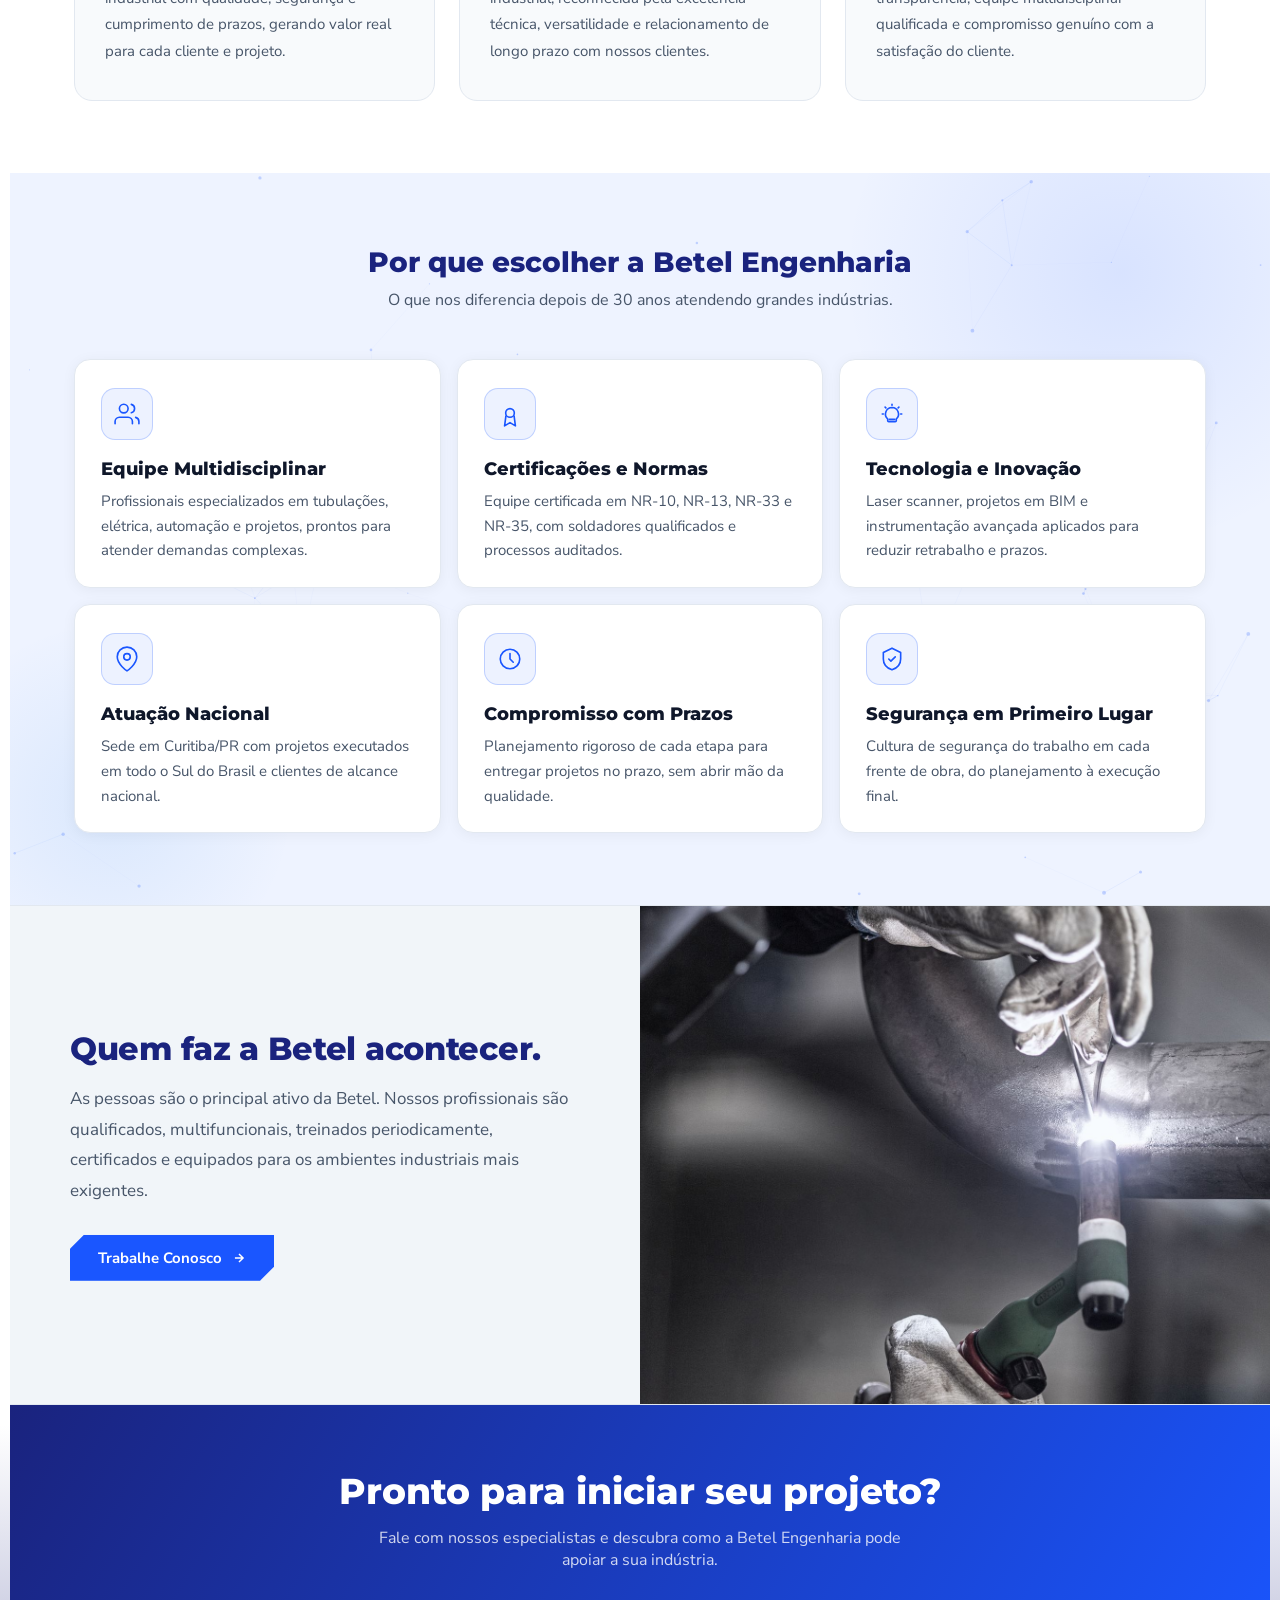
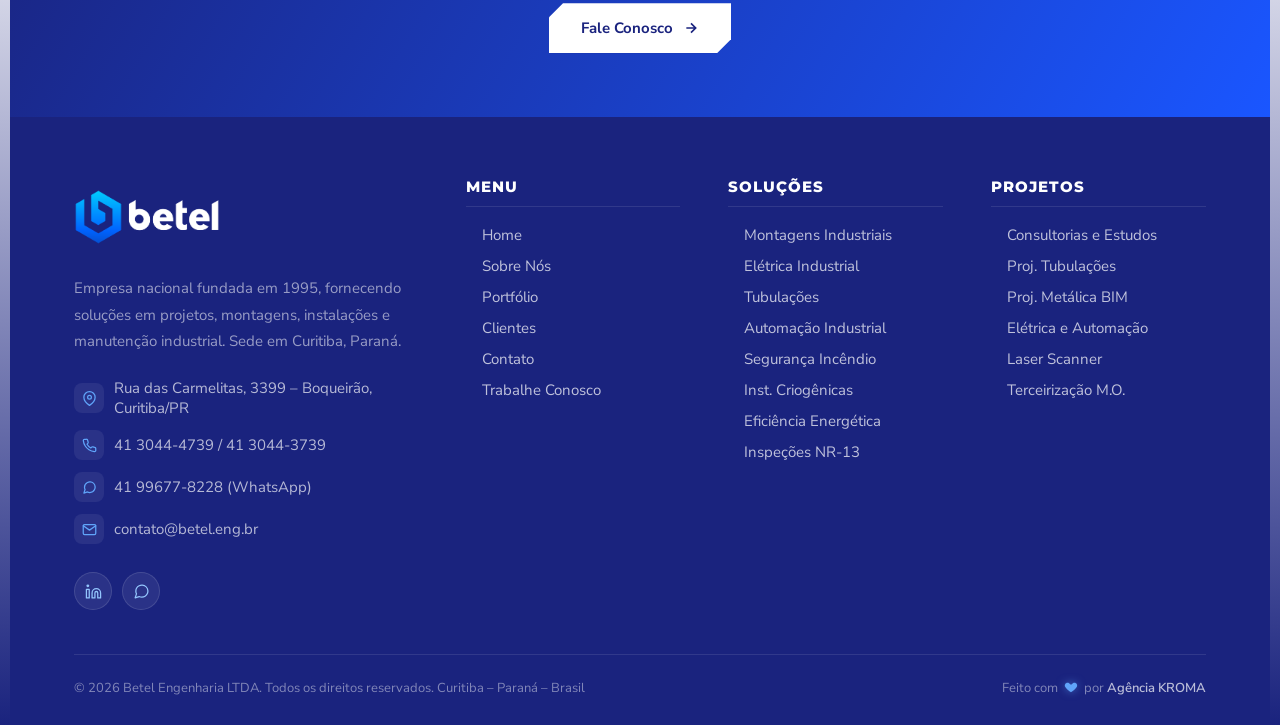
<file: sobre-nos.html>
<!DOCTYPE html>
<html lang="pt-BR">
<head>
<meta charset="UTF-8">
<meta name="viewport" content="width=device-width, initial-scale=1.0">
<title>Sobre Nós | Betel Engenharia | 30 anos de Engenharia Industrial em Curitiba/PR</title>
<meta name="description" content="Conheça a história, missão, visão, valores e a equipe da Betel Engenharia. Desde 1995 entregando soluções em montagens industriais, elétrica, tubulações e automação em Curitiba/PR.">
<meta name="keywords" content="sobre a betel engenharia, história, missão, visão, valores, equipe, engenharia industrial Curitiba">
<link rel="preconnect" href="https://fonts.googleapis.com">
<link href="https://fonts.googleapis.com/css2?family=Nunito+Sans:wght@300;400;500;600;700&family=Montserrat:wght@700;800;900&display=swap" rel="stylesheet">
<style>
  :root {
    --blue:#1A56FF;--blue-dark:#1A237E;--blue-mid:#2563EB;--blue-light:#EEF3FF;
    --dark:#0F172A;--dark-2:#1E293B;--gray-100:#F8FAFC;--gray-200:#F1F5F9;
    --gray-300:#E2E8F0;--gray-600:#475569;--gray-700:#334155;--white:#FFFFFF;
    --font-head:'Montserrat',sans-serif;--font-body:'Nunito Sans',sans-serif;
  }
  *{margin:0;padding:0;box-sizing:border-box;}
  body{font-family:var(--font-body);color:var(--dark);background:var(--white);overflow-x:hidden;font-size:16px;}

  /* TOP BAR */
  .topbar{position:relative;z-index:2;background:#1A237E;color:rgba(255,255,255,.85);font-size:13px;font-weight:500;padding:8px 48px;display:flex;justify-content:flex-end;align-items:center;gap:24px;}
  .topbar a{color:rgba(255,255,255,.85);text-decoration:none;display:flex;align-items:center;gap:6px;transition:color .2s;}
  .topbar a:hover{color:#93C5FD;}
  .topbar-dot{width:3px;height:3px;background:rgba(255,255,255,.35);border-radius:50%;}

  /* NAVBAR */
  nav{background:var(--white);border-bottom:1px solid var(--gray-300);padding:0 48px;display:flex;align-items:center;justify-content:space-between;position:sticky;top:0;z-index:200;box-shadow:0 1px 16px rgba(26,86,255,.06);}
  .nav-left{display:flex;align-items:center;gap:20px;}
  .logo{padding:12px 0;display:block;}
  .logo img{height:56px;width:auto;display:block;}

  /* HAMBURGER */
  .hamburger{display:flex;flex-direction:column;justify-content:center;gap:5px;cursor:pointer;padding:8px;border:none;background:transparent;border-radius:6px;transition:background .2s;}
  .hamburger:hover{background:var(--gray-200);}
  .hamburger span{display:block;width:22px;height:2px;background:var(--gray-700);border-radius:2px;transition:transform .3s, opacity .3s;}
  .hamburger.open span:nth-child(1){transform:translateY(7px) rotate(45deg);}
  .hamburger.open span:nth-child(2){opacity:0;}
  .hamburger.open span:nth-child(3){transform:translateY(-7px) rotate(-45deg);}

  /* MEGA MENU */
  .mega-menu{position:fixed;top:0;left:0;right:0;bottom:0;background:var(--white);z-index:300;padding:40px 64px;display:none;overflow-y:auto;}
  .mega-menu.open{display:block;animation:fadeIn .25s ease;}
  @keyframes fadeIn{from{opacity:0;transform:translateY(-10px)}to{opacity:1;transform:translateY(0)}}
  .mega-top{display:flex;align-items:center;justify-content:space-between;margin-bottom:52px;padding-bottom:20px;border-bottom:1px solid var(--gray-300);}
  .mega-top .logo img{height:44px;}
  .mega-close{width:40px;height:40px;border:none;background:var(--gray-200);border-radius:50%;cursor:pointer;display:flex;align-items:center;justify-content:center;font-size:20px;color:var(--gray-700);transition:background .2s;}
  .mega-close:hover{background:var(--gray-300);}
  .mega-grid{display:grid;grid-template-columns:repeat(4,1fr);gap:48px;}
  .mega-col h4{font-family:var(--font-head);font-size:13px;font-weight:800;color:var(--dark);text-transform:uppercase;letter-spacing:2px;margin-bottom:20px;padding-bottom:10px;border-bottom:2px solid var(--blue);}
  .mega-col ul{list-style:none;}
  .mega-col ul li{margin-bottom:14px;}
  .mega-col ul a{font-size:17px;color:var(--gray-600);text-decoration:none;font-weight:400;display:flex;align-items:center;gap:8px;transition:color .2s,gap .2s;}
  .mega-col ul a::before{content:'→';font-size:11px;color:var(--blue);opacity:0;transition:opacity .2s;}
  .mega-col ul a:hover{color:var(--blue);gap:12px;}
  .mega-col ul a:hover::before{opacity:1;}

  .nav-links{display:flex;list-style:none;align-items:center;gap:2px;}
  .nav-links a{text-decoration:none;color:var(--gray-700);font-size:15px;font-weight:600;padding:20px 14px;display:block;transition:color .2s;position:relative;}
  .nav-links a::after{content:'';position:absolute;bottom:0;left:14px;right:14px;height:3px;background:var(--blue);border-radius:3px 3px 0 0;transform:scaleX(0);transition:transform .25s;}
  .nav-links a:hover{color:var(--blue);}
  .nav-links a:hover::after{transform:scaleX(1);}
  .nav-cta{background:var(--blue)!important;color:var(--white)!important;padding:10px 22px!important;border-radius:8px!important;font-weight:700!important;margin-left:8px;transition:background .2s!important;}
  .nav-cta:hover{background:var(--blue-dark)!important;}
  .nav-cta::after{display:none!important;}

  /* HERO */
  .hero{display:grid;grid-template-columns:1fr 1.45fr;min-height:540px;background:var(--dark);}
  .hero-left{background:var(--dark);padding:64px 52px 64px 64px;display:flex;flex-direction:column;justify-content:center;position:relative;overflow:hidden;}
  .hero-left::before{content:'';position:absolute;bottom:-120px;left:-80px;width:380px;height:380px;border-radius:50%;background:radial-gradient(circle,rgba(26,86,255,.12) 0%,transparent 70%);pointer-events:none;}
  .hero-eyebrow{display:inline-flex;align-items:center;gap:8px;background:rgba(26,86,255,.15);border:1px solid rgba(26,86,255,.3);color:#60A5FA;font-size:12px;font-weight:700;letter-spacing:2px;text-transform:uppercase;padding:6px 14px;border-radius:100px;width:fit-content;margin-bottom:24px;}
  .hero-title{font-family:var(--font-head);font-size:clamp(38px,3.5vw,58px);font-weight:800;line-height:1.1;color:var(--white);margin-bottom:20px;letter-spacing:-.5px;}
  .hero-title span{background:linear-gradient(135deg,#60A5FA,var(--blue));-webkit-background-clip:text;-webkit-text-fill-color:transparent;background-clip:text;}
  .hero-body{font-size:17px;line-height:1.75;color:rgba(255,255,255,.6);max-width:420px;margin-bottom:36px;}
  .hero-stats{display:flex;margin-bottom:40px;background:rgba(255,255,255,.04);border:1px solid rgba(255,255,255,.08);border-radius:12px;overflow:hidden;width:fit-content;}
  .stat{padding:16px 28px;text-align:center;border-right:1px solid rgba(255,255,255,.08);}
  .stat:last-child{border-right:none;}
  .stat-num{font-family:var(--font-head);font-size:28px;font-weight:800;color:var(--white);line-height:1;margin-bottom:4px;}
  .stat-num span{color:var(--blue);}
  .stat-label{font-size:11px;color:rgba(255,255,255,.45);text-transform:uppercase;letter-spacing:1px;font-weight:600;}
  .hero-btn{display:inline-flex;align-items:center;gap:10px;background:var(--blue);color:var(--white);text-decoration:none;font-size:15px;font-weight:700;padding:15px 32px;border-radius:10px;width:fit-content;transition:background .2s,transform .2s,box-shadow .2s;box-shadow:0 4px 20px rgba(26,86,255,.35);}
  .hero-btn:hover{background:#2563EB;transform:translateY(-2px);box-shadow:0 8px 28px rgba(26,86,255,.45);}
  .hero-right{position:relative;overflow:hidden;}
  .hero-slide{position:absolute;inset:0;background-size:cover;background-position:center;opacity:0;transition:opacity .9s ease;image-rendering:-webkit-optimize-contrast;}
  .hero-slide.active{opacity:1;}
  .hero-slide::after{content:'';position:absolute;inset:0;background:linear-gradient(to right,rgba(15,23,42,.55) 0%,rgba(15,23,42,.1) 50%);}
  .slide-caption{position:absolute;bottom:0;left:0;right:0;z-index:2;padding:32px 32px 28px;background:linear-gradient(to top,rgba(15,23,42,.85) 0%,transparent 100%);}
  .slide-caption strong{display:block;font-family:var(--font-head);font-size:19px;font-weight:700;color:var(--white);margin-bottom:3px;}
  .slide-caption span{font-size:13px;color:rgba(255,255,255,.6);}
  .hero-dots{position:absolute;bottom:28px;right:28px;z-index:3;display:flex;gap:7px;}
  .hero-dot{width:7px;height:7px;border-radius:50%;background:rgba(255,255,255,.3);border:none;cursor:pointer;transition:background .2s,transform .2s;}
  .hero-dot.active{background:var(--blue);transform:scale(1.4);}

  /* TAGLINE */
  .tagline-strip{background:var(--gray-100);border-bottom:1px solid var(--gray-300);padding:32px 64px;text-align:center;}
  .tagline-strip p{font-family:var(--font-head);font-size:clamp(18px,1.6vw,25px);font-weight:700;color:var(--dark-2);}
  .tagline-strip a{display:inline-block;margin-top:8px;color:var(--blue);text-decoration:none;font-size:14px;font-weight:700;}
  .tagline-strip a:hover{text-decoration:underline;}

  /* SECTION COMMONS */
  .section-header{display:flex;align-items:center;justify-content:space-between;padding:52px 64px 24px;}
  .section-title{font-family:var(--font-head);font-size:clamp(24px,2.5vw,34px);font-weight:800;color:var(--dark);letter-spacing:-.3px;}
  .section-title span{color:var(--blue);}
  .see-all{font-size:14px;color:var(--blue);text-decoration:none;font-weight:700;display:flex;align-items:center;gap:5px;}
  .see-all:hover{text-decoration:underline;}

  /* CAROUSEL */
  .carousel-wrap{position:relative;padding:0 64px 52px;}
  .carousel-track{display:flex;gap:16px;overflow-x:auto;scroll-behavior:smooth;scrollbar-width:none;}
  .carousel-track::-webkit-scrollbar{display:none;}
  .card{flex:0 0 calc(25% - 12px);min-width:230px;border-radius:14px;overflow:hidden;position:relative;aspect-ratio:4/3;cursor:pointer;background:#111;box-shadow:0 2px 16px rgba(0,0,0,.1);transition:transform .35s,box-shadow .35s;}
  .card:hover{transform:translateY(-5px);box-shadow:0 12px 32px rgba(26,86,255,.18);}
  .card-img{width:100%;height:100%;object-fit:cover;display:block;transition:transform .5s ease;filter:brightness(.82);image-rendering:-webkit-optimize-contrast;}
  .card:hover .card-img{transform:scale(1.06);filter:brightness(.65);}
  .card-overlay{position:absolute;inset:0;background:linear-gradient(to top,rgba(15,23,42,.8) 0%,rgba(15,23,42,0) 55%);}
  .card-info{position:absolute;bottom:0;left:0;right:0;padding:20px 18px 16px;}
  .card-tag{display:inline-block;background:var(--blue);color:#fff;font-size:10px;font-weight:700;text-transform:uppercase;letter-spacing:1.5px;padding:3px 9px;border-radius:100px;margin-bottom:7px;}
  .card-name{font-family:var(--font-head);font-size:18px;font-weight:800;color:#fff;line-height:1.25;}
  .card-sub{font-size:13px;color:rgba(255,255,255,.65);margin-top:3px;}
  .card-plus{position:absolute;bottom:14px;right:14px;width:30px;height:30px;background:rgba(26,86,255,.7);border-radius:50%;display:flex;align-items:center;justify-content:center;color:#fff;font-size:18px;opacity:0;transition:opacity .25s;}
  .card:hover .card-plus{opacity:1;}
  .carousel-nav{position:absolute;top:calc(50% - 26px);transform:translateY(-50%);width:40px;height:40px;background:var(--white);border:1px solid var(--gray-300);border-radius:50%;cursor:pointer;display:flex;align-items:center;justify-content:center;box-shadow:0 2px 12px rgba(0,0,0,.1);z-index:2;transition:background .2s,border-color .2s;color:var(--gray-700);}
  .carousel-nav:hover{background:var(--blue);border-color:var(--blue);color:#fff;}
  .carousel-prev{left:16px;}
  .carousel-next{right:16px;}

  /* ===== SEGMENTOS — LIGHT BLUE BLOCK ===== */
  .segmentos{background:var(--blue-light);padding:72px 64px;position:relative;overflow:hidden;}

  /* Particle canvas */
  #seg-canvas{position:absolute;inset:0;pointer-events:none;z-index:0;}

  /* Soft glow orbs */
  .seg-orb{position:absolute;border-radius:50%;pointer-events:none;z-index:0;}
  .seg-orb-1{width:600px;height:600px;top:-200px;right:-150px;background:radial-gradient(circle,rgba(26,86,255,.10) 0%,transparent 65%);}
  .seg-orb-2{width:400px;height:400px;bottom:-100px;left:-100px;background:radial-gradient(circle,rgba(14,116,233,.09) 0%,transparent 65%);}

  .segmentos-headline{text-align:center;margin-bottom:48px;position:relative;z-index:1;}
  .segmentos-headline h2{font-family:var(--font-head);font-size:clamp(22px,2.2vw,30px);font-weight:800;color:var(--dark);margin-bottom:10px;}
  .segmentos-headline h2 em{color:var(--blue);font-style:normal;}
  .segmentos-headline p{font-size:16px;color:var(--gray-600);}

  .segmentos-grid{display:grid;grid-template-columns:repeat(3,1fr);gap:16px;position:relative;z-index:1;}
  .seg-card{background:var(--white);padding:28px 26px 24px;border:1px solid var(--gray-300);border-radius:16px;transition:background .3s,border-color .3s,transform .3s,box-shadow .3s;position:relative;overflow:hidden;box-shadow:0 2px 14px rgba(15,23,42,.05);}
  .seg-card:hover{background:var(--blue-light);border-color:rgba(26,86,255,.35);transform:translateY(-4px);box-shadow:0 14px 30px rgba(26,86,255,.14);}
  /* shine sweep on hover */
  .seg-card::before{content:'';position:absolute;inset:0;background:linear-gradient(120deg,transparent 30%,rgba(26,86,255,.05) 50%,transparent 70%);transform:translateX(-100%);transition:transform .55s ease;}
  .seg-card:hover::before{transform:translateX(100%);}

  .seg-icon{width:52px;height:52px;background:rgba(26,86,255,.08);border:1px solid rgba(26,86,255,.22);border-radius:14px;display:flex;align-items:center;justify-content:center;margin-bottom:18px;}
  .seg-icon svg{width:26px;height:26px;stroke:var(--blue);fill:none;stroke-width:1.5;stroke-linecap:round;stroke-linejoin:round;}
  .seg-name{font-family:var(--font-head);font-size:18px;font-weight:800;color:var(--dark);margin-bottom:9px;}
  .seg-desc{font-size:15px;color:var(--gray-600);line-height:1.65;}
  .seg-link{display:inline-flex;align-items:center;gap:6px;margin-top:14px;font-size:13px;color:var(--blue);text-decoration:none;font-weight:700;transition:gap .2s;}
  .seg-link:hover{gap:10px;}

  /* SOBRE */
  .sobre{display:grid;grid-template-columns:1fr 1fr;min-height:480px;background:var(--white);}
  .sobre-img{position:relative;overflow:hidden;background:#111;}
  .sobre-img img{width:100%;height:100%;object-fit:cover;display:block;filter:brightness(.75);image-rendering:-webkit-optimize-contrast;}
  .sobre-badge{position:absolute;bottom:32px;left:32px;background:var(--blue);color:#fff;padding:16px 22px;border-radius:12px;font-family:var(--font-head);line-height:1.2;box-shadow:0 8px 24px rgba(26,86,255,.4);}
  .sobre-badge strong{display:block;font-size:32px;font-weight:800;}
  .sobre-badge span{font-size:12px;text-transform:uppercase;letter-spacing:1.5px;font-weight:600;opacity:.9;}
  .sobre-content{background:var(--gray-100);padding:72px 60px;display:flex;flex-direction:column;justify-content:center;}
  .sobre-eyebrow{font-size:12px;text-transform:uppercase;letter-spacing:3px;color:var(--blue);font-weight:700;margin-bottom:14px;}
  .sobre-title{font-family:var(--font-head);font-size:clamp(30px,3vw,44px);font-weight:800;line-height:1.1;color:var(--dark);margin-bottom:20px;letter-spacing:-.3px;}
  .sobre-text{font-size:17px;line-height:1.8;color:var(--gray-600);margin-bottom:28px;}
  .sobre-highlights{display:flex;gap:10px;flex-wrap:wrap;margin-bottom:32px;}
  .chip{background:var(--blue-light);color:var(--blue-dark);font-size:13px;font-weight:700;padding:6px 14px;border-radius:100px;border:1px solid rgba(26,86,255,.15);}
  .sobre-btn{display:inline-flex;align-items:center;gap:10px;background:var(--blue);color:var(--white);text-decoration:none;font-size:15px;font-weight:700;padding:13px 28px;border-radius:9px;width:fit-content;box-shadow:0 4px 16px rgba(26,86,255,.25);transition:background .2s,transform .2s;}
  .sobre-btn:hover{background:var(--blue-dark);transform:translateY(-1px);}

  /* EQUIPE — full-bleed image mirrored vs. Sobre */
  .equipe-strip{display:grid;grid-template-columns:1fr 1fr;min-height:500px;background:var(--white);border-top:1px solid var(--gray-300);border-bottom:1px solid var(--gray-300);}
  .equipe-text{background:var(--gray-200);padding:72px 60px;display:flex;flex-direction:column;justify-content:center;}
  .equipe-text h2{font-family:var(--font-head);font-size:clamp(26px,2.5vw,36px);font-weight:800;color:var(--dark);line-height:1.2;margin-bottom:16px;letter-spacing:-.3px;}
  .equipe-text h2 span{color:var(--blue);}
  .equipe-text p{font-size:17px;color:var(--gray-600);line-height:1.8;margin-bottom:28px;}
  .certifs{display:flex;gap:8px;flex-wrap:wrap;margin-bottom:32px;}
  .certif-tag{background:var(--white);border:1px solid rgba(26,86,255,.2);color:var(--blue-dark);font-size:12px;font-weight:700;text-transform:uppercase;letter-spacing:.8px;padding:6px 13px;border-radius:100px;}
  .equipe-img{position:relative;overflow:hidden;background:#0B1220;}
  .equipe-img img{width:100%;height:100%;object-fit:cover;display:block;}

  /* CLIENTES */
  .clientes{padding:52px 64px;background:var(--white);}
  .clientes-header{text-align:center;margin-bottom:40px;}
  .clientes-header h2{font-family:var(--font-head);font-size:28px;font-weight:800;color:var(--dark);margin-bottom:6px;}
  .clientes-header p{font-size:16px;color:var(--gray-600);}
  .clientes-grid{display:grid;grid-template-columns:repeat(6,1fr);gap:14px;}
  .cliente-item{background:var(--gray-100);border:1px solid var(--gray-300);border-radius:10px;padding:20px 14px;display:flex;align-items:center;justify-content:center;min-height:80px;filter:grayscale(100%);opacity:.55;transition:filter .3s,opacity .3s,transform .2s,box-shadow .2s;cursor:default;}
  .cliente-item:hover{filter:grayscale(0);opacity:1;transform:translateY(-2px);box-shadow:0 4px 16px rgba(26,86,255,.12);}
  .cliente-item img{max-width:100%;max-height:40px;object-fit:contain;display:block;}

  /* FOOTER */
  footer{background-color:#1A237E;padding:60px 64px 28px;}
  .footer-grid{display:grid;grid-template-columns:1.6fr 1fr 1fr 1fr;gap:48px;margin-bottom:44px;}
  .footer-logo{display:block;margin-bottom:18px;}
  .footer-logo img{height:50px;width:auto;}
  .footer-tagline{font-size:15px;line-height:1.75;color:rgba(255,255,255,.55);margin-bottom:24px;}
  .footer-contact{display:flex;flex-direction:column;gap:12px;margin-bottom:28px;}
  .fci{display:flex;align-items:center;gap:10px;font-size:15px;color:rgba(255,255,255,.68);}
  .fci a{color:rgba(255,255,255,.68);text-decoration:none;transition:color .2s;}
  .fci a:hover{color:#fff;}
  .fci-icon{width:30px;height:30px;background:rgba(255,255,255,.07);border-radius:8px;display:flex;align-items:center;justify-content:center;flex-shrink:0;}
  .fci-icon svg{width:15px;height:15px;stroke:#60A5FA;fill:none;stroke-width:2;stroke-linecap:round;stroke-linejoin:round;}
  .footer-social{display:flex;gap:10px;}
  .footer-social a{width:38px;height:38px;border-radius:50%;background:rgba(255,255,255,.07);border:1px solid rgba(255,255,255,.12);display:flex;align-items:center;justify-content:center;transition:background .2s,border-color .2s,transform .2s;}
  .footer-social a svg{width:17px;height:17px;stroke:#93C5FD;fill:none;stroke-width:1.8;stroke-linecap:round;stroke-linejoin:round;transition:stroke .2s;}
  .footer-social a:hover{background:var(--blue);border-color:var(--blue);transform:translateY(-3px);}
  .footer-social a:hover svg{stroke:#fff;}
  .footer-col h4{font-family:var(--font-head);font-size:15px;font-weight:800;color:var(--white);text-transform:uppercase;letter-spacing:1px;margin-bottom:18px;padding-bottom:10px;border-bottom:1px solid rgba(255,255,255,.1);}
  .footer-col ul{list-style:none;}
  .footer-col ul li{margin-bottom:11px;}
  .footer-col ul a{font-size:15px;color:rgba(255,255,255,.72);text-decoration:none;transition:color .2s;display:flex;align-items:center;gap:6px;}
  .footer-col ul a::before{content:'→';font-size:10px;color:#60A5FA;opacity:0;transition:opacity .2s;}
  .footer-col ul a:hover{color:#fff;}
  .footer-col ul a:hover::before{opacity:1;}
  .footer-bottom{border-top:1px solid rgba(255,255,255,.1);padding-top:24px;display:flex;justify-content:space-between;align-items:center;font-size:13px;color:rgba(255,255,255,.45);flex-wrap:wrap;gap:8px;}
  .footer-bottom a{color:rgba(255,255,255,.7);text-decoration:none;font-weight:600;transition:color .2s;}
  .footer-bottom a:hover{color:#fff;}

  /* WA FLOAT */
  .wa-float{position:fixed;bottom:28px;right:28px;width:52px;height:52px;background:#25D366;border-radius:50%;display:flex;align-items:center;justify-content:center;box-shadow:0 4px 20px rgba(37,211,102,.45);z-index:200;text-decoration:none;transition:transform .3s;}
  .wa-float:hover{transform:scale(1.1);}
  .wa-float svg{width:26px;height:26px;fill:#fff;}

  @keyframes fadeUp{from{opacity:0;transform:translateY(18px)}to{opacity:1;transform:translateY(0)}}
  .hero-left>*{animation:fadeUp .65s ease both;}
  .hero-left>*:nth-child(1){animation-delay:.05s;}
  .hero-left>*:nth-child(2){animation-delay:.15s;}
  .hero-left>*:nth-child(3){animation-delay:.25s;}
  .hero-left>*:nth-child(4){animation-delay:.35s;}
  .hero-left>*:nth-child(5){animation-delay:.45s;}

  /* =========================================================
     RESPONSIVO
     Breakpoints: 1024px (tablet), 768px (mobile grande), 480px (mobile pequeno)
     ========================================================= */

  /* ---------- TABLET (<=1024px) ---------- */
  @media (max-width: 1024px){
    body{background:var(--gray-300);}
    .site-frame{margin:0 10px 10px;}
   
    .topbar{padding:7px 24px;gap:16px;font-size:12px;}
    .topbar a svg{width:11px;height:11px;}
    nav{padding:0 24px;}
    .logo img{height:46px;}
    .nav-links{gap:0;}
    .nav-links li:not(:last-child){display:none;}
    .nav-links a{padding:16px 10px;}
    .nav-cta{padding:9px 16px!important;font-size:14px!important;}

    .mega-menu{padding:28px 32px;}
    .mega-grid{grid-template-columns:repeat(2,1fr);gap:32px 24px;}

    .hero{grid-template-columns:1fr;min-height:auto;}
    .hero-left{padding:48px 32px;}
    .hero-right{min-height:380px;}
    .hero-body{max-width:100%;}

    .tagline-strip{padding:26px 32px;}
    .section-header{padding:40px 32px 20px;}
    .carousel-wrap{padding:0 32px 40px;}
    .card{flex:0 0 calc(38% - 12px);min-width:200px;}

    .segmentos{padding:56px 32px;}
    .segmentos-grid{grid-template-columns:repeat(2,1fr);}

    .sobre{grid-template-columns:1fr;min-height:auto;}
    .sobre-img{min-height:340px;}
    .sobre-content{padding:52px 32px;}

    .equipe-strip{grid-template-columns:1fr;min-height:auto;}
    .equipe-img{min-height:340px;order:-1;}
    .equipe-text{padding:52px 32px;}

    .clientes{padding:44px 32px;}
    .clientes-grid{grid-template-columns:repeat(4,1fr);}

    footer{padding:48px 32px 24px;}
    .footer-grid{grid-template-columns:1fr 1fr;gap:36px;}
  }

  /* ---------- MOBILE (<=768px) ---------- */
  @media (max-width: 768px){
    .topbar{display:none;}
    nav{padding:0 16px;}
    .logo img{height:40px;}
    .nav-left{gap:10px;}

    .mega-menu{padding:20px 20px;}
    .mega-top{margin-bottom:32px;padding-bottom:16px;}
    .mega-top .logo img{height:36px;}
    .mega-grid{grid-template-columns:1fr;gap:28px;}

    .hero-left{padding:40px 20px;}
    .hero-eyebrow{font-size:11px;padding:5px 12px;}
    .hero-title{margin-bottom:16px;}
    .hero-body{font-size:16px;margin-bottom:28px;}
    .hero-stats{flex-wrap:wrap;width:100%;}
    .stat{flex:1 1 33%;padding:12px 10px;}
    .hero-right{min-height:280px;}
    .slide-caption{padding:22px 20px 18px;}

    .tagline-strip{padding:22px 20px;}
    .section-header{padding:32px 20px 16px;flex-wrap:wrap;gap:8px;}
    .carousel-wrap{padding:0 20px 32px;}
    .card{flex:0 0 78%;min-width:0;}
    .carousel-nav{display:none;}

    .segmentos{padding:44px 20px;}
    .segmentos-headline{margin-bottom:32px;}
    .segmentos-grid{grid-template-columns:1fr;gap:14px;}

    .sobre-img{min-height:280px;}
    .sobre-content{padding:40px 20px;}
    .sobre-badge{left:20px;bottom:20px;padding:12px 16px;}
    .sobre-badge strong{font-size:26px;}

    .equipe-img{min-height:280px;}
    .equipe-text{padding:40px 20px;}
    .certifs{gap:6px;}

    .clientes{padding:36px 20px;}
    .clientes-header{margin-bottom:28px;}
    .clientes-grid{grid-template-columns:repeat(3,1fr);gap:10px;}
    .cliente-item{min-height:64px;padding:14px 10px;}

    footer{padding:40px 20px 20px;}
    .footer-grid{grid-template-columns:1fr;gap:32px;margin-bottom:32px;}
    .footer-social{flex-wrap:wrap;}
    .footer-bottom{flex-direction:column;align-items:flex-start;gap:10px;}

    .wa-float{width:48px;height:48px;bottom:20px;right:20px;}
    .wa-float svg{width:24px;height:24px;}
  }

  /* ---------- MOBILE PEQUENO (<=480px) ---------- */
  @media (max-width: 480px){
    .hero-stats{flex-wrap:nowrap;}
    .stat{padding:10px 6px;}
    .stat-num{font-size:22px;}
    .stat-label{font-size:9px;letter-spacing:.5px;}
    .hero-btn{width:100%;justify-content:center;padding:14px 20px;}

    .card{flex:0 0 88%;}

    .clientes-grid{grid-template-columns:repeat(2,1fr);}

    .footer-contact{gap:10px;}
    .fci{font-size:14px;}
  }
  .nav-links a.active{color:var(--blue);}
  .nav-links a.active::after{transform:scaleX(1);}

  /* =========================================================
     PÁGINAS INTERNAS — componentes compartilhados
     ========================================================= */

  /* BREADCRUMB + PAGE BANNER */
  .page-banner{background:var(--dark);padding:44px 64px 56px;position:relative;overflow:hidden;}
  .page-banner::before{content:'';position:absolute;top:-140px;right:-100px;width:420px;height:420px;border-radius:50%;background:radial-gradient(circle,rgba(26,86,255,.14) 0%,transparent 70%);pointer-events:none;}
  .page-banner::after{content:'';position:absolute;bottom:-160px;left:10%;width:360px;height:360px;border-radius:50%;background:radial-gradient(circle,rgba(14,116,233,.10) 0%,transparent 70%);pointer-events:none;}
  .breadcrumb{display:flex;align-items:center;gap:8px;font-size:13px;color:rgba(255,255,255,.45);margin-bottom:22px;position:relative;z-index:1;}
  .breadcrumb a{color:rgba(255,255,255,.6);text-decoration:none;transition:color .2s;}
  .breadcrumb a:hover{color:#60A5FA;}
  .breadcrumb span.current{color:#60A5FA;font-weight:600;}
  .page-banner-title{font-family:var(--font-head);font-size:clamp(32px,4vw,52px);font-weight:800;line-height:1.12;color:var(--white);margin-bottom:18px;letter-spacing:-.5px;position:relative;z-index:1;max-width:820px;}
  .page-banner-title span{background:linear-gradient(135deg,#60A5FA,var(--blue));-webkit-background-clip:text;-webkit-text-fill-color:transparent;background-clip:text;}
  .page-banner-sub{font-size:17px;line-height:1.75;color:rgba(255,255,255,.6);max-width:640px;margin-bottom:32px;position:relative;z-index:1;}
  .page-banner .hero-stats{position:relative;z-index:1;margin-bottom:0;}

  /* TIMELINE */
  .timeline-section{padding:64px;background:var(--white);}
  .timeline-section .section-header-center{text-align:center;margin-bottom:56px;}
  .timeline-section .section-header-center h2{font-family:var(--font-head);font-size:clamp(24px,2.5vw,34px);font-weight:800;color:var(--dark);}
  .timeline-section .section-header-center h2 span{color:var(--blue);}
  .timeline{display:grid;grid-template-columns:repeat(5,1fr);gap:0;position:relative;}
  .timeline::before{content:'';position:absolute;top:11px;left:6%;right:6%;height:2px;background:var(--gray-300);z-index:0;}
  .timeline-item{position:relative;padding:0 16px;text-align:center;}
  .timeline-dot{width:24px;height:24px;border-radius:50%;background:var(--blue);border:4px solid var(--blue-light);margin:0 auto 20px;position:relative;z-index:1;box-shadow:0 0 0 4px var(--white);}
  .timeline-year{font-family:var(--font-head);font-size:20px;font-weight:800;color:var(--blue);margin-bottom:8px;}
  .timeline-text{font-size:14px;color:var(--gray-600);line-height:1.6;}

  /* MISSÃO / VISÃO / VALORES */
  .mvv{padding:16px 64px 72px;background:var(--white);}
  .mvv-grid{display:grid;grid-template-columns:repeat(3,1fr);gap:24px;}
  .mvv-card{background:var(--gray-100);border:1px solid var(--gray-300);border-radius:18px;padding:36px 30px;text-align:left;transition:transform .3s,box-shadow .3s,border-color .3s;}
  .mvv-card:hover{transform:translateY(-4px);box-shadow:0 14px 32px rgba(26,86,255,.1);border-color:rgba(26,86,255,.3);}
  .mvv-icon{width:58px;height:58px;background:var(--blue-light);border:1px solid rgba(26,86,255,.2);border-radius:16px;display:flex;align-items:center;justify-content:center;margin-bottom:22px;}
  .mvv-icon svg{width:28px;height:28px;stroke:var(--blue);fill:none;stroke-width:1.6;stroke-linecap:round;stroke-linejoin:round;}
  .mvv-card h3{font-family:var(--font-head);font-size:20px;font-weight:800;color:var(--dark);margin-bottom:12px;}
  .mvv-card p{font-size:15px;color:var(--gray-600);line-height:1.75;}

  /* CTA STRIP */
  .cta-strip{background:linear-gradient(120deg,var(--blue-dark),var(--blue));padding:64px;text-align:center;position:relative;overflow:hidden;}
  .cta-strip h2{font-family:var(--font-head);font-size:clamp(24px,2.8vw,36px);font-weight:800;color:var(--white);margin-bottom:14px;}
  .cta-strip p{font-size:16px;color:rgba(255,255,255,.8);margin-bottom:32px;max-width:560px;margin-left:auto;margin-right:auto;}
  .cta-strip .hero-btn{background:var(--white);color:var(--blue-dark);margin:0 auto;box-shadow:0 8px 24px rgba(0,0,0,.2);}
  .cta-strip .hero-btn:hover{background:var(--gray-100);}

  /* RESPONSIVO — páginas internas */
  @media (max-width: 1024px){
    .page-banner{padding:36px 32px 44px;}
    .timeline-section{padding:48px 32px;}
    .timeline{grid-template-columns:repeat(5,1fr);}
    .timeline-text{font-size:13px;}
    .mvv{padding:8px 32px 48px;}
    .mvv-grid{grid-template-columns:1fr;gap:18px;}
    .cta-strip{padding:48px 32px;}
  }
  @media (max-width: 768px){
    .page-banner{padding:28px 20px 36px;}
    .page-banner-sub{font-size:16px;}
    .timeline-section{padding:40px 20px;}
    .timeline{grid-template-columns:1fr;gap:28px;text-align:left;}
    .timeline::before{display:none;}
    .timeline-item{padding:0 0 0 40px;text-align:left;}
    .timeline-dot{margin:0;position:absolute;left:0;top:2px;}
    .mvv{padding:8px 20px 40px;}
    .cta-strip{padding:40px 20px;}
  }


  /* VIDEO HERO */
  .video-hero{position:fixed;top:0;left:0;width:100%;min-height:560px;background:var(--dark);overflow:hidden;display:flex;flex-direction:column;justify-content:center;padding:44px 64px 56px;z-index:0;}
  .video-hero video{position:absolute;inset:0;width:100%;height:100%;object-fit:cover;filter:saturate(1.15) brightness(.95);z-index:0;}
  .video-hero-tint{position:absolute;inset:0;background:linear-gradient(120deg,var(--dark) 10%,var(--blue-dark) 100%);opacity:.78;z-index:1;}
  .video-hero-glow{position:absolute;top:-160px;right:-120px;width:480px;height:480px;border-radius:50%;background:radial-gradient(circle,rgba(96,165,250,.18) 0%,transparent 70%);z-index:1;pointer-events:none;}
  .video-hero-content{position:relative;z-index:2;max-width:820px;}
  .video-hero .breadcrumb{position:relative;z-index:2;}
  @media (max-width: 1024px){
    .video-hero{padding:36px 32px 44px;min-height:480px;}
  }
  @media (max-width: 768px){
    .video-hero{padding:28px 20px 36px;min-height:440px;}
  }
  .content-overlay{position:relative;z-index:1;background:var(--white);}
  .video-hero-spacer{width:100%;}

  .mvv{padding-top:64px!important;}
  .mvv .section-header-center{text-align:center;margin-bottom:40px;}
  .mvv .section-header-center h2{font-family:var(--font-head);font-size:clamp(24px,2.5vw,34px);font-weight:800;}

  /* =========================================================
     AJUSTES 11/2026
     ========================================================= */
  /* Menu e barra superior em caixa alta */
  .nav-links a,.topbar-btn,.topbar a,.topbar-nav a,.mega-actions a{text-transform:uppercase;letter-spacing:.6px;}
  .nav-links a{font-size:14px;}
  .topbar a[href^="mailto"],.topbar-nav a[href^="mailto"]{text-transform:none!important;letter-spacing:0!important;}

  /* Titulos em uma cor so (azul escuro), sem destaque em duas cores */
  .hero-title,.section-title,.sobre-title,.equipe-text h2,.segmentos-headline h2,.clientes-header h2,
  .section-header-center h2,.page-title-simple h1,.apresentacao h2,.pilar-content h2,.mvv-card h3{color:var(--blue-dark);}
  h1 span,h1 em,h2 span,h2 em,.hero-title span,.page-banner-title span,.section-title span{
    color:inherit!important;background:none!important;-webkit-text-fill-color:currentColor!important;font-style:normal;}

  /* Sem "baloes": rotulos viram texto simples */
  .hero-eyebrow{background:none!important;border:none!important;padding:0!important;border-radius:0!important;}
  .artigo-tag,.seg-badge{background:none!important;padding:0!important;border-radius:0!important;color:var(--blue)!important;}

  /* Topicos (substituem os baloes de termos) */
  .topicos{text-align:left;list-style:none;margin:0 0 28px;padding:0;display:flex;flex-direction:column;gap:10px;}
  .topicos li{position:relative;padding-left:26px;font-size:16px;font-weight:600;color:var(--gray-700);line-height:1.45;}
  .topicos li::before{content:'';position:absolute;left:0;top:5px;width:14px;height:14px;border-radius:3px;
    background:var(--blue);-webkit-mask:url("data:image/svg+xml,%3Csvg xmlns='http://www.w3.org/2000/svg' viewBox='0 0 24 24'%3E%3Cpath d='M20 6L9 17l-5-5' fill='none' stroke='black' stroke-width='4' stroke-linecap='round' stroke-linejoin='round'/%3E%3C/svg%3E") center/contain no-repeat;
    mask:url("data:image/svg+xml,%3Csvg xmlns='http://www.w3.org/2000/svg' viewBox='0 0 24 24'%3E%3Cpath d='M20 6L9 17l-5-5' fill='none' stroke='black' stroke-width='4' stroke-linecap='round' stroke-linejoin='round'/%3E%3C/svg%3E") center/contain no-repeat;}

  /* Videos de fundo mais discretos, no mesmo tom das fotos */
  .video-hero video{filter:saturate(.4) brightness(.95)!important;}

  /* Cards dos carrosseis agora sao links */
  a.card{display:block;text-decoration:none;color:inherit;}

  /* Botao voltar ao topo */
  .to-top{position:fixed;right:30px;bottom:92px;width:46px;height:46px;border-radius:50%;border:none;cursor:pointer;
    background:var(--blue-dark);color:#fff;display:flex;align-items:center;justify-content:center;z-index:199;
    box-shadow:0 4px 16px rgba(15,23,42,.25);opacity:0;visibility:hidden;transform:translateY(10px);
    transition:opacity .25s,transform .25s,visibility .25s,background .2s;}
  .to-top.show{opacity:1;visibility:visible;transform:translateY(0);}
  .to-top:hover{background:var(--blue);}
  .to-top svg{width:20px;height:20px;}
  @media (max-width:768px){.to-top{right:22px;bottom:80px;width:42px;height:42px;}}

  /* Hero: texto centralizado na altura, alinhado a esquerda, sem faixa branca abaixo */
  .video-hero{justify-content:center!important;padding-bottom:48px!important;}
  .video-hero .breadcrumb{margin-bottom:18px;}
  .video-hero .page-banner-sub{margin-bottom:0;}


  /* =========================================================
     AJUSTES 18/11/2026
     ========================================================= */
  /* Botoes com cantos chanfrados (sup. esquerdo e inf. direito) */
  .hero-btn,.sobre-btn,.cf-submit,.btn-chanfro{border-radius:0!important;
    clip-path:polygon(14px 0,100% 0,100% calc(100% - 14px),calc(100% - 14px) 100%,0 100%,0 14px);}
  .pf-filter{border-radius:0!important;
    clip-path:polygon(9px 0,100% 0,100% calc(100% - 9px),calc(100% - 9px) 100%,0 100%,0 9px);}
  .hero-btn:hover,.sobre-btn:hover,.cf-submit:hover{transform:none!important;}

  /* Icone dos topicos igual ao da pagina Solucoes (check em circulo) */
  .topicos li{padding-left:30px;}
  .topicos li::before{width:20px!important;height:20px!important;top:0!important;border-radius:0!important;
    -webkit-mask:url("data:image/svg+xml,%3Csvg xmlns='http://www.w3.org/2000/svg' viewBox='0 0 24 24' fill='none' stroke='black' stroke-width='2' stroke-linecap='round' stroke-linejoin='round'%3E%3Ccircle cx='12' cy='12' r='9'/%3E%3Cpath d='M9 12l2 2 4-4'/%3E%3C/svg%3E") center/contain no-repeat!important;mask:url("data:image/svg+xml,%3Csvg xmlns='http://www.w3.org/2000/svg' viewBox='0 0 24 24' fill='none' stroke='black' stroke-width='2' stroke-linecap='round' stroke-linejoin='round'%3E%3Ccircle cx='12' cy='12' r='9'/%3E%3Cpath d='M9 12l2 2 4-4'/%3E%3C/svg%3E") center/contain no-repeat!important;}


  /* Assinatura KROMA: coracao pulsando no azul claro do tema */
  .kroma-heart{display:inline-flex;vertical-align:-2px;margin:0 3px;animation:kromaPulse 1.2s ease-in-out infinite;transform-origin:center;}
  .kroma-heart svg{fill:#60A5FA;filter:drop-shadow(0 0 4px rgba(96,165,250,.55));}
  @keyframes kromaPulse{0%,100%{transform:scale(1)}15%{transform:scale(1.25)}30%{transform:scale(1)}45%{transform:scale(1.18)}60%{transform:scale(1)}}
  @media (prefers-reduced-motion:reduce){.kroma-heart{animation:none;}}

  /* Menu com 7 itens: nao quebrar linha em telas medias */
  nav .nav-links a{white-space:nowrap;}
  @media (min-width:1025px) and (max-width:1280px){nav .nav-links a{padding-left:9px!important;padding-right:9px!important;font-size:13px!important;letter-spacing:.3px!important;} nav{padding:0 28px!important;}}

  /* Moldura do site: todo o conteudo dentro das barras laterais em degrade (desktop) */
  @media (min-width:1025px){
    .site-frame{padding:0 10px;background:linear-gradient(180deg,#1A237E 0,#FFFFFF 900px,#FFFFFF calc(100% - 900px),#1A237E 100%);}
    .header-wrap nav{margin:0!important;}
    .hero-frame{padding:0!important;background:none!important;}
    .video-hero{left:10px!important;right:10px!important;width:auto!important;}
  }
</style>
<link rel="stylesheet" href="css/topo.css">
</head>
<body>
<div class="site-frame">

<!-- HEADER (topbar + navbar sobre fundo navy contínuo) -->
<div class="header-wrap" id="headerWrap">

  <!-- TOP BAR -->
  <div class="topbar">
    <div class="topbar-nav">
      <a href="tel:4130444739" class="topbar-tel"><svg width="13" height="13" viewBox="0 0 24 24" fill="none" stroke="currentColor" stroke-width="2"><path d="M22 16.92v3a2 2 0 01-2.18 2 19.79 19.79 0 01-8.63-3.07 19.5 19.5 0 01-6-6 19.79 19.79 0 01-3.07-8.67A2 2 0 014.11 2h3a2 2 0 012 1.72c.127.96.361 1.903.7 2.81a2 2 0 01-.45 2.11L8.09 9.91a16 16 0 006 6l1.27-1.27a2 2 0 012.11-.45c.907.339 1.85.573 2.81.7A2 2 0 0122 16.92z"/></svg>41 3044-4739</a>
      <a href="mailto:contato@betel.eng.br" class="topbar-tel"><svg width="13" height="13" viewBox="0 0 24 24" fill="none" stroke="currentColor" stroke-width="2"><path d="M4 4h16c1.1 0 2 .9 2 2v12c0 1.1-.9 2-2 2H4c-1.1 0-2-.9-2-2V6c0-1.1.9-2 2-2z"/><polyline points="22,6 12,13 2,6"/></svg>contato@betel.eng.br</a>
    </div>
    <div class="topbar-right">
      <a href="trabalhe-conosco.html" class="topbar-btn tb-white">Trabalhe Conosco</a>
      <a href="downloads/folder-betel-2026.pdf" class="topbar-btn tb-blue" target="_blank">Baixe o Folder</a>
      <a href="fornecedores.html" class="topbar-btn tb-blue">Fornecedores</a>
      <a href="seja-nosso-cliente.html" class="topbar-btn tb-blue-alt">Seja Nosso Cliente</a>
    </div>
  </div>

  <!-- NAVBAR -->
  <nav>
    <div class="nav-left">
      <a href="index.html" class="logo">
        <img src="img/betel-logo-header-trimmed.png" alt="Betel Engenharia">
      </a>
      <button class="hamburger" id="hambBtn" onclick="toggleMenu()" aria-label="Menu">
        <span></span><span></span><span></span>
      </button>
    </div>
    <ul class="nav-links">
      <li><a href="sobre-nos.html">Sobre Nós</a></li>
      <li><a href="solucoes.html">Soluções</a></li>
      <li><a href="projetos.html">Projetos</a></li>
      <li><a href="portfolio.html">Portfólio</a></li>
      <li><a href="artigos.html">Artigos</a></li>
      <li><a href="faq.html">FAQ</a></li>
      <li><a href="contato.html" class="nav-cta">Fale Conosco</a></li>
    </ul>
  </nav>
</div>

<!-- NAVBAR FIXA (desce no scroll) -->
<div class="nav-sticky" id="navSticky">
  <div class="nav-left">
    <a href="index.html" class="logo">
      <img src="img/betel-logo-header-trimmed.png" alt="Betel Engenharia">
    </a>
    <button class="hamburger" onclick="toggleMenu()" aria-label="Menu">
      <span></span><span></span><span></span>
    </button>
  </div>
  <ul class="nav-links">
    <li><a href="sobre-nos.html">Sobre Nós</a></li>
    <li><a href="solucoes.html">Serviços</a></li>
    <li><a href="artigos.html">Artigos</a></li>
    <li><a href="faq.html">FAQ</a></li>
    <li><a href="contato.html" class="nav-cta">Fale Conosco</a></li>
  </ul>
</div>

<!-- MEGA MENU -->
<div class="mega-menu" id="megaMenu">
  <div class="mega-top">
    <a href="index.html" class="logo">
      <img src="img/betel-logo-header-trimmed.png" alt="Betel Engenharia">
    </a>
    <button class="mega-close" onclick="toggleMenu()">✕</button>
  </div>
  <div class="mega-grid">
    <div class="mega-col">
      <h4>betel</h4>
      <ul>
        <li><a href="institucional.html">Institucional</a></li>
        <li><a href="equipe.html">Equipe</a></li>
        <li><a href="portfolio.html">Portfólio</a></li>
        <li><a href="certificacoes.html">Certificações</a></li>
        <li><a href="sustentabilidade.html">Sustentabilidade</a></li>
        <li><a href="artigos.html">Artigos</a></li>
        <li><a href="faq.html">FAQ</a></li>
      </ul>
    </div>
    <div class="mega-col mega-col-wide">
      <h4>serviços</h4>
      <ul>
        <li><a href="solucoes.html#montagens">Montagens Industriais</a></li>
        <li><a href="solucoes.html#eletrica">Elétrica Industrial</a></li>
        <li><a href="solucoes.html#tubulacoes">Tubulações</a></li>
        <li><a href="solucoes.html#automacao">Automação Industrial</a></li>
        <li><a href="solucoes.html#criogenicas">Inst. Criogênicas</a></li>
        <li><a href="solucoes.html">Inst. de Gases Industriais</a></li>
        <li><a href="solucoes.html#incendio">Seg. Contra Incêndio</a></li>
        <li><a href="solucoes.html#eficiencia">Eficiência Energética</a></li>
        <li><a href="solucoes.html#inspecoes">Inspeções NR-13</a></li>
        <li><a href="projetos.html#consultorias">Consultorias e Estudos</a></li>
        <li><a href="projetos.html#tubulacoes">Proj. Tubulações</a></li>
        <li><a href="projetos.html#metalica-bim">Proj. Metálica (BIM)</a></li>
        <li><a href="projetos.html#eletrica-automacao">Elétrica e Automação</a></li>
        <li><a href="projetos.html#laser-scanner">Laser Scanner</a></li>
        <li><a href="projetos.html#terceirizacao">Terceirização M.O.</a></li>
      </ul>
    </div>
    <div class="mega-col">
      <h4>contatos</h4>
      <ul>
        <li><a href="contato.html">Fale Conosco</a></li>
        <li><a href="seja-nosso-cliente.html">Seja Nosso Cliente</a></li>
        <li><a href="trabalhe-conosco.html">Trabalhe Conosco</a></li>
        <li><a href="fornecedores.html">Fornecedores</a></li>
      </ul>
    </div>
  </div>
</div>

<!-- PAGE BANNER -->
<section class="video-hero">
  <video autoplay muted loop playsinline preload="metadata">
    <source src="https://videos.pexels.com/video-files/31025195/13261763_640_360_24fps.mp4" type="video/mp4">
  </video>
  <div class="video-hero-tint"></div>
  <div class="video-hero-glow"></div>
  <div class="breadcrumb"><a href="index.html">Home</a><span>/</span><span class="current">Sobre Nós</span></div>
  <div class="video-hero-content">
    <div class="hero-eyebrow">Fundada em 1995 · Curitiba, PR</div>
    <h1 class="page-banner-title">Engenharia que constrói confiança</h1>
    <p class="page-banner-sub">Há mais de 30 anos fazemos montagens industriais, elétrica, tubulações e automação com a qualidade e a segurança que a grande indústria exige.</p>
  </div>
</section>
<div class="video-hero-spacer" id="heroSpacer"></div>
<div class="content-overlay">

<!-- NOSSA HISTÓRIA -->
<section class="sobre">
  <div class="sobre-img">
    <img loading="lazy" src="img/fotos/sobre-historia.jpg" alt="Equipe da Betel Engenharia reunida">
  </div>
  <div class="sobre-content">
    <div class="sobre-eyebrow">Nossa Trajetória</div>
    <h2 class="sobre-title">Uma história de<br>engenharia e confiança</h2>
    <p class="sobre-text">A Betel Engenharia nasceu em 1995, em Curitiba/PR, com o compromisso de oferecer soluções técnicas completas para a indústria. Começamos com projetos de tubulações e hoje fazemos montagens de grande porte para os setores automotivo, químico, alimentício e de gases especiais, com equipes próprias de elétrica, automação, tubulações e projetos.</p>
    <ul class="topicos"><li>Versatilidade</li><li>Eficiência</li><li>Equipe Multidisciplinar</li><li>Geração de Valor</li></ul>
    <a href="contato.html" class="sobre-btn">Fale Conosco <svg width="14" height="14" viewBox="0 0 24 24" fill="none" stroke="currentColor" stroke-width="2.5"><path d="M5 12h14M12 5l7 7-7 7"/></svg></a>
  </div>
</section>

<!-- MISSÃO, VISÃO E VALORES -->
<section class="mvv">
  <div class="section-header-center">
    <h2>Missão, Visão e Valores</h2>
  </div>
  <div class="mvv-grid">
    <div class="mvv-card">
      <div class="mvv-icon"><svg viewBox="0 0 24 24"><circle cx="12" cy="12" r="9"/><circle cx="12" cy="12" r="5"/><circle cx="12" cy="12" r="1"/></svg></div>
      <h3>Missão</h3>
      <p>Entregar soluções completas em engenharia industrial com qualidade, segurança e cumprimento de prazos, gerando valor real para cada cliente e projeto.</p>
    </div>
    <div class="mvv-card">
      <div class="mvv-icon"><svg viewBox="0 0 24 24"><path d="M1 12s4-8 11-8 11 8 11 8-4 8-11 8-11-8-11-8z"/><circle cx="12" cy="12" r="3"/></svg></div>
      <h3>Visão</h3>
      <p>Ser referência nacional em engenharia industrial, reconhecida pela excelência técnica, versatilidade e relacionamento de longo prazo com nossos clientes.</p>
    </div>
    <div class="mvv-card">
      <div class="mvv-icon"><svg viewBox="0 0 24 24"><path d="M20.84 4.61a5.5 5.5 0 00-7.78 0L12 5.67l-1.06-1.06a5.5 5.5 0 00-7.78 7.78l1.06 1.06L12 21.23l7.78-7.78 1.06-1.06a5.5 5.5 0 000-7.78z"/></svg></div>
      <h3>Valores</h3>
      <p>Segurança em primeiro lugar, ética e transparência, equipe multidisciplinar qualificada e compromisso genuíno com a satisfação do cliente.</p>
    </div>
  </div>
</section>

<!-- DIFERENCIAIS -->
<section class="segmentos">
  <canvas id="seg-canvas"></canvas>
  <div class="seg-orb seg-orb-1"></div>
  <div class="seg-orb seg-orb-2"></div>

  <div class="segmentos-headline">
    <h2>Por que escolher a Betel Engenharia</h2>
    <p>O que nos diferencia depois de 30 anos atendendo grandes indústrias.</p>
  </div>

  <div class="segmentos-grid">
    <div class="seg-card">
      <div class="seg-icon"><svg viewBox="0 0 24 24"><path d="M17 21v-2a4 4 0 00-4-4H5a4 4 0 00-4 4v2"/><circle cx="9" cy="7" r="4"/><path d="M23 21v-2a4 4 0 00-3-3.87M16 3.13a4 4 0 010 7.75"/></svg></div>
      <h3 class="seg-name">Equipe Multidisciplinar</h3>
      <div class="seg-desc">Profissionais especializados em tubulações, elétrica, automação e projetos, prontos para atender demandas complexas.</div>
    </div>
    <div class="seg-card">
      <div class="seg-icon"><svg viewBox="0 0 24 24"><path d="M12 15a4 4 0 100-8 4 4 0 000 8z"/><path d="M8.21 13.89L7 23l5-3 5 3-1.21-9.12"/></svg></div>
      <h3 class="seg-name">Certificações e Normas</h3>
      <div class="seg-desc">Equipe certificada em NR-10, NR-13, NR-33 e NR-35, com soldadores qualificados e processos auditados.</div>
    </div>
    <div class="seg-card">
      <div class="seg-icon"><svg viewBox="0 0 24 24"><path d="M9.663 17h4.673M12 3v1m6.364 1.636l-.707.707M21 12h-1M4 12H3m3.343-5.657l-.707-.707M12 6a6 6 0 00-4 10.472V18a1 1 0 001 1h6a1 1 0 001-1v-1.528A6 6 0 0012 6z"/></svg></div>
      <h3 class="seg-name">Tecnologia e Inovação</h3>
      <div class="seg-desc">Laser scanner, projetos em BIM e instrumentação avançada aplicados para reduzir retrabalho e prazos.</div>
    </div>
    <div class="seg-card">
      <div class="seg-icon"><svg viewBox="0 0 24 24"><path d="M21 10c0 7-9 13-9 13s-9-6-9-13a9 9 0 0118 0z"/><circle cx="12" cy="10" r="3"/></svg></div>
      <h3 class="seg-name">Atuação Nacional</h3>
      <div class="seg-desc">Sede em Curitiba/PR com projetos executados em todo o Sul do Brasil e clientes de alcance nacional.</div>
    </div>
    <div class="seg-card">
      <div class="seg-icon"><svg viewBox="0 0 24 24"><circle cx="12" cy="12" r="9"/><path d="M12 7v5l3 3"/></svg></div>
      <h3 class="seg-name">Compromisso com Prazos</h3>
      <div class="seg-desc">Planejamento rigoroso de cada etapa para entregar projetos no prazo, sem abrir mão da qualidade.</div>
    </div>
    <div class="seg-card">
      <div class="seg-icon"><svg viewBox="0 0 24 24"><path d="M12 2l8 4v6c0 5-3.5 8.5-8 10-4.5-1.5-8-5-8-10V6z"/><path d="M9 12l2 2 4-4"/></svg></div>
      <h3 class="seg-name">Segurança em Primeiro Lugar</h3>
      <div class="seg-desc">Cultura de segurança do trabalho em cada frente de obra, do planejamento à execução final.</div>
    </div>
  </div>
</section>

<!-- EQUIPE -->
<section class="equipe-strip">
  <div class="equipe-text">
    <h2>Quem faz a Betel acontecer.</h2>
    <p>As pessoas são o principal ativo da Betel. Nossos profissionais são qualificados, multifuncionais, treinados periodicamente, certificados e equipados para os ambientes industriais mais exigentes.</p>
    <a href="trabalhe-conosco.html" class="sobre-btn">Trabalhe Conosco <svg width="14" height="14" viewBox="0 0 24 24" fill="none" stroke="currentColor" stroke-width="2.5"><path d="M5 12h14M12 5l7 7-7 7"/></svg></a>
  </div>
  <div class="equipe-img"><img loading="lazy" src="img/fotos/equipe-tig.jpg" alt="Profissional da Betel Engenharia soldando tubulação de aço inox com TIG"></div>
</section>

<!-- CTA -->
<section class="cta-strip">
  <h2>Pronto para iniciar seu projeto?</h2>
  <p>Fale com nossos especialistas e descubra como a Betel Engenharia pode apoiar a sua indústria.</p>
  <a href="contato.html" class="hero-btn">Fale Conosco <svg width="16" height="16" viewBox="0 0 24 24" fill="none" stroke="currentColor" stroke-width="2.5"><path d="M5 12h14M12 5l7 7-7 7"/></svg></a>
</section>

<!-- FOOTER -->
<footer>
  <div class="footer-grid">
    <div>
      <a href="index.html" class="logo footer-logo">
        <img src="img/betel-logo-footer-trimmed.png" alt="Betel Engenharia">
      </a>
      <p class="footer-tagline">Empresa nacional fundada em 1995, fornecendo soluções em projetos, montagens, instalações e manutenção industrial. Sede em Curitiba, Paraná.</p>
      <div class="footer-contact">
        <div class="fci"><div class="fci-icon"><svg viewBox="0 0 24 24"><path d="M21 10c0 7-9 13-9 13s-9-6-9-13a9 9 0 0118 0z"/><circle cx="12" cy="10" r="3"/></svg></div><a href="https://maps.app.goo.gl/fPSEUR7VWBMyC5i99" target="_blank">Rua das Carmelitas, 3399 – Boqueirão, Curitiba/PR</a></div>
        <div class="fci"><div class="fci-icon"><svg viewBox="0 0 24 24"><path d="M22 16.92v3a2 2 0 01-2.18 2 19.79 19.79 0 01-8.63-3.07 19.5 19.5 0 01-6-6 19.79 19.79 0 01-3.07-8.67A2 2 0 014.11 2h3a2 2 0 012 1.72c.127.96.361 1.903.7 2.81a2 2 0 01-.45 2.11L8.09 9.91a16 16 0 006 6l1.27-1.27a2 2 0 012.11-.45c.907.339 1.85.573 2.81.7A2 2 0 0122 16.92z"/></svg></div><a href="tel:4130444739">41 3044-4739 / 41 3044-3739</a></div>
        <div class="fci"><div class="fci-icon"><svg viewBox="0 0 24 24"><path d="M21 11.5a8.38 8.38 0 01-.9 3.8 8.5 8.5 0 01-7.6 4.7 8.38 8.38 0 01-3.8-.9L3 21l1.9-5.7a8.38 8.38 0 01-.9-3.8 8.5 8.5 0 014.7-7.6 8.38 8.38 0 013.8-.9h.5a8.48 8.48 0 018 8v.5z"/></svg></div><a href="https://wa.me/5541996778228">41 99677-8228 (WhatsApp)</a></div>
        <div class="fci"><div class="fci-icon"><svg viewBox="0 0 24 24"><path d="M4 4h16c1.1 0 2 .9 2 2v12c0 1.1-.9 2-2 2H4c-1.1 0-2-.9-2-2V6c0-1.1.9-2 2-2z"/><polyline points="22,6 12,13 2,6"/></svg></div><a href="mailto:contato@betel.eng.br">contato@betel.eng.br</a></div>
      </div>
      <div class="footer-social">
        <a href="https://linkedin.com/company/betel-engenharia" target="_blank" title="LinkedIn"><svg viewBox="0 0 24 24"><path d="M16 8a6 6 0 016 6v7h-4v-7a2 2 0 00-2-2 2 2 0 00-2 2v7h-4v-7a6 6 0 016-6zM2 9h4v12H2z"/><circle cx="4" cy="4" r="2" fill="#93C5FD" stroke="none"/></svg></a>
        <a href="https://wa.me/5541996778228" target="_blank" title="WhatsApp"><svg viewBox="0 0 24 24"><path d="M21 11.5a8.38 8.38 0 01-.9 3.8 8.5 8.5 0 01-7.6 4.7 8.38 8.38 0 01-3.8-.9L3 21l1.9-5.7a8.38 8.38 0 01-.9-3.8 8.5 8.5 0 014.7-7.6 8.38 8.38 0 013.8-.9h.5a8.48 8.48 0 018 8v.5z"/></svg></a>
      </div>
    </div>
    <div class="footer-col">
      <h4>Menu</h4>
      <ul>
        <li><a href="index.html">Home</a></li><li><a href="sobre-nos.html">Sobre Nós</a></li>
        <li><a href="portfolio.html">Portfólio</a></li><li><a href="index.html#clientes">Clientes</a></li><li><a href="contato.html">Contato</a></li><li><a href="trabalhe-conosco.html">Trabalhe Conosco</a></li>
      </ul>
    </div>
    <div class="footer-col">
      <h4>Soluções</h4>
      <ul>
        <li><a href="solucoes.html#montagens">Montagens Industriais</a></li><li><a href="solucoes.html#eletrica">Elétrica Industrial</a></li>
        <li><a href="solucoes.html#tubulacoes">Tubulações</a></li><li><a href="solucoes.html#automacao">Automação Industrial</a></li>
        <li><a href="solucoes.html#incendio">Segurança Incêndio</a></li><li><a href="solucoes.html#criogenicas">Inst. Criogênicas</a></li>
        <li><a href="solucoes.html#eficiencia">Eficiência Energética</a></li><li><a href="solucoes.html#inspecoes">Inspeções NR-13</a></li>
      </ul>
    </div>
    <div class="footer-col">
      <h4>Projetos</h4>
      <ul>
        <li><a href="projetos.html#consultorias">Consultorias e Estudos</a></li><li><a href="projetos.html#tubulacoes">Proj. Tubulações</a></li>
        <li><a href="projetos.html#metalica-bim">Proj. Metálica BIM</a></li><li><a href="projetos.html#eletrica-automacao">Elétrica e Automação</a></li>
        <li><a href="projetos.html#laser-scanner">Laser Scanner</a></li><li><a href="projetos.html#terceirizacao">Terceirização M.O.</a></li>
      </ul>
    </div>
  </div>
  <div class="footer-bottom">
    <span>© 2026 Betel Engenharia LTDA. Todos os direitos reservados. Curitiba – Paraná – Brasil</span>
    <span>Feito com <span class="kroma-heart" aria-label="amor"><svg viewBox="0 0 24 24" width="14" height="14"><path d="M12 21s-7.5-4.6-10-9.3C.4 8.4 2.3 4.5 6 4.5c2.2 0 3.6 1.2 4.5 2.6.3.4.7.6 1.5.6s1.2-.2 1.5-.6c.9-1.4 2.3-2.6 4.5-2.6 3.7 0 5.6 3.9 4 7.2C19.5 16.4 12 21 12 21z"/></svg></span> por <a href="https://www.instagram.com/agenciakroma" target="_blank">Agência KROMA</a></span>
  </div>
</footer>
</div><!-- /site-frame -->

<a href="https://wa.me/5541996778228" class="wa-float" target="_blank" title="WhatsApp">
  <svg viewBox="0 0 24 24"><path d="M17.472 14.382c-.297-.149-1.758-.867-2.03-.967-.273-.099-.471-.148-.67.15-.197.297-.767.966-.94 1.164-.173.199-.347.223-.644.075-.297-.15-1.255-.463-2.39-1.475-.883-.788-1.48-1.761-1.653-2.059-.173-.297-.018-.458.13-.606.134-.133.298-.347.446-.52.149-.174.198-.298.298-.497.099-.198.05-.371-.025-.52-.075-.149-.669-1.612-.916-2.207-.242-.579-.487-.5-.669-.51-.173-.008-.371-.01-.57-.01-.198 0-.52.074-.792.372-.272.297-1.04 1.016-1.04 2.479 0 1.462 1.065 2.875 1.213 3.074.149.198 2.096 3.2 5.077 4.487.709.306 1.262.489 1.694.625.712.227 1.36.195 1.871.118.571-.085 1.758-.719 2.006-1.413.248-.694.248-1.289.173-1.413-.074-.124-.272-.198-.57-.347m-5.421 7.403h-.004a9.87 9.87 0 01-5.031-1.378l-.361-.214-3.741.982.998-3.648-.235-.374a9.86 9.86 0 01-1.51-5.26c.001-5.45 4.436-9.884 9.888-9.884 2.64 0 5.122 1.03 6.988 2.898a9.825 9.825 0 012.893 6.994c-.003 5.45-4.437 9.884-9.885 9.884m8.413-18.297A11.815 11.815 0 0012.05 0C5.495 0 .16 5.335.157 11.892c0 2.096.547 4.142 1.588 5.945L.057 24l6.305-1.654a11.882 11.882 0 005.683 1.448h.005c6.554 0 11.89-5.335 11.893-11.893a11.821 11.821 0 00-3.48-8.413Z"/></svg>
</a>

</div>
</div>
<script>
  // ── Hero slider ──
  let cur=0;
  const slides=document.querySelectorAll('.hero-slide'),dots=document.querySelectorAll('.hero-dot');
  function goSlide(n){slides[cur].classList.remove('active');dots[cur].classList.remove('active');cur=n;slides[cur].classList.add('active');dots[cur].classList.add('active');}
  setInterval(()=>goSlide((cur+1)%slides.length),4800);

  // ── Carousel ──
  function sc(id,dir){const t=document.getElementById(id);t.scrollBy({left:dir*(t.querySelector('.card').offsetWidth+16)*2,behavior:'smooth'});}

  // ── Hamburger / Mega Menu ──
  function toggleMenu(){
    const btn=document.getElementById('hambBtn');
    const menu=document.getElementById('megaMenu');
    btn.classList.toggle('open');
    menu.classList.toggle('open');
    document.body.style.overflow=menu.classList.contains('open')?'hidden':'';
  }

  // Fecha o mega menu ao clicar em qualquer link dele.
  // Necessário porque links para uma âncora (#id) na MESMA página não recarregam
  // o documento — sem isso, o menu continuava aberto por cima do conteúdo e
  // parecia que o clique "não fazia nada" ao navegar entre itens de Soluções.
  document.querySelectorAll('.mega-menu a').forEach(function(link){
    link.addEventListener('click', function(){
      document.getElementById('hambBtn').classList.remove('open');
      document.getElementById('megaMenu').classList.remove('open');
      document.body.style.overflow='';
    });
  });

  // ── Particle canvas for segmentos (light theme) ──
  (function(){
    const canvas=document.getElementById('seg-canvas');
    if(!canvas)return;
    const ctx=canvas.getContext('2d');
    let W,H,pts=[];
    function resize(){
      const p=canvas.parentElement;
      W=canvas.width=p.offsetWidth;
      H=canvas.height=p.offsetHeight;
    }
    function mkPt(){
      return{x:Math.random()*W,y:Math.random()*H,vx:(Math.random()-.5)*.3,vy:(Math.random()-.5)*.3,r:Math.random()*1.5+.5};
    }
    function init(){resize();pts=[];for(let i=0;i<55;i++)pts.push(mkPt());}
    function draw(){
      ctx.clearRect(0,0,W,H);
      for(let i=0;i<pts.length;i++){
        for(let j=i+1;j<pts.length;j++){
          const dx=pts[i].x-pts[j].x,dy=pts[i].y-pts[j].y,d=Math.sqrt(dx*dx+dy*dy);
          if(d<120){
            ctx.beginPath();
            ctx.moveTo(pts[i].x,pts[i].y);
            ctx.lineTo(pts[j].x,pts[j].y);
            ctx.strokeStyle=`rgba(26,86,255,${(1-d/120)*.10})`;
            ctx.lineWidth=.8;
            ctx.stroke();
          }
        }
      }
      pts.forEach(p=>{
        ctx.beginPath();
        ctx.arc(p.x,p.y,p.r,0,Math.PI*2);
        ctx.fillStyle='rgba(26,86,255,0.22)';
        ctx.fill();
        p.x+=p.vx; p.y+=p.vy;
        if(p.x<0||p.x>W)p.vx*=-1;
        if(p.y<0||p.y>H)p.vy*=-1;
      });
      requestAnimationFrame(draw);
    }
    window.addEventListener('resize',()=>{resize();});
    init();draw();
  })();

  // ── Fixed video-hero: mantém o espaço do conteúdo sincronizado com a altura real do hero ──
  (function(){
    const hero = document.querySelector('.video-hero');
    const spacer = document.getElementById('heroSpacer');
    if(!hero || !spacer) return;
    function syncHeroSpacer(){ var off = spacer.offsetTop; hero.style.paddingTop = (off + 48) + 'px'; hero.style.minHeight = (off + (window.innerWidth > 768 ? 440 : 380)) + 'px'; spacer.style.height = Math.max(hero.offsetHeight - off, 0) + 'px'; }
    syncHeroSpacer();
    window.addEventListener('load', syncHeroSpacer);
    window.addEventListener('resize', syncHeroSpacer);
  })();

</script>

<button class="to-top" id="toTop" aria-label="Voltar ao topo" title="Voltar ao topo"><svg viewBox="0 0 24 24" fill="none" stroke="currentColor" stroke-width="2.5" stroke-linecap="round" stroke-linejoin="round"><path d="M12 19V5M5 12l7-7 7 7"/></svg></button>
<script>
  (function(){
    var b=document.getElementById('toTop');if(!b)return;
    function f(){b.classList.toggle('show',window.scrollY>500);}
    window.addEventListener('scroll',f,{passive:true});f();
    b.addEventListener('click',function(){window.scrollTo({top:0,behavior:'smooth'});});
  })();
</script>
<script>
  // Navbar fixa: desce quando o topo original sai de vista
  (function(){
    var wrap=document.getElementById('headerWrap'), sticky=document.getElementById('navSticky');
    if(!wrap||!sticky)return;
    var t=false;
    function check(){sticky.classList.toggle('show', window.scrollY > wrap.offsetHeight); t=false;}
    window.addEventListener('scroll',function(){if(!t){t=true;requestAnimationFrame(check);}},{passive:true});
    check();
  })();
</script>
<script>
  // Botoes flutuantes (WhatsApp e voltar ao topo) sobem para ficar 5px acima da linha do rodape
  (function(){
    var line=document.querySelector('.footer-bottom');
    var els=[document.querySelector('.wa-float'),document.getElementById('toTop')].filter(Boolean);
    if(!line||!els.length)return;
    var lift=0,t=false;
    function upd(){
      var low=0;
      els.forEach(function(e){var b=e.getBoundingClientRect().bottom+lift; if(b>low)low=b;});
      var need=Math.max(0, low-(line.getBoundingClientRect().top-5));
      if(need!==lift){lift=need; els.forEach(function(e){e.style.translate='0 '+(-lift)+'px';});}
      t=false;
    }
    function q(){if(!t){t=true;requestAnimationFrame(upd);}}
    window.addEventListener('scroll',q,{passive:true});
    window.addEventListener('resize',q);
    upd();
  })();
</script>
<script src="js/logo-brilho.js" defer></script>
</body>
</html>
</file>
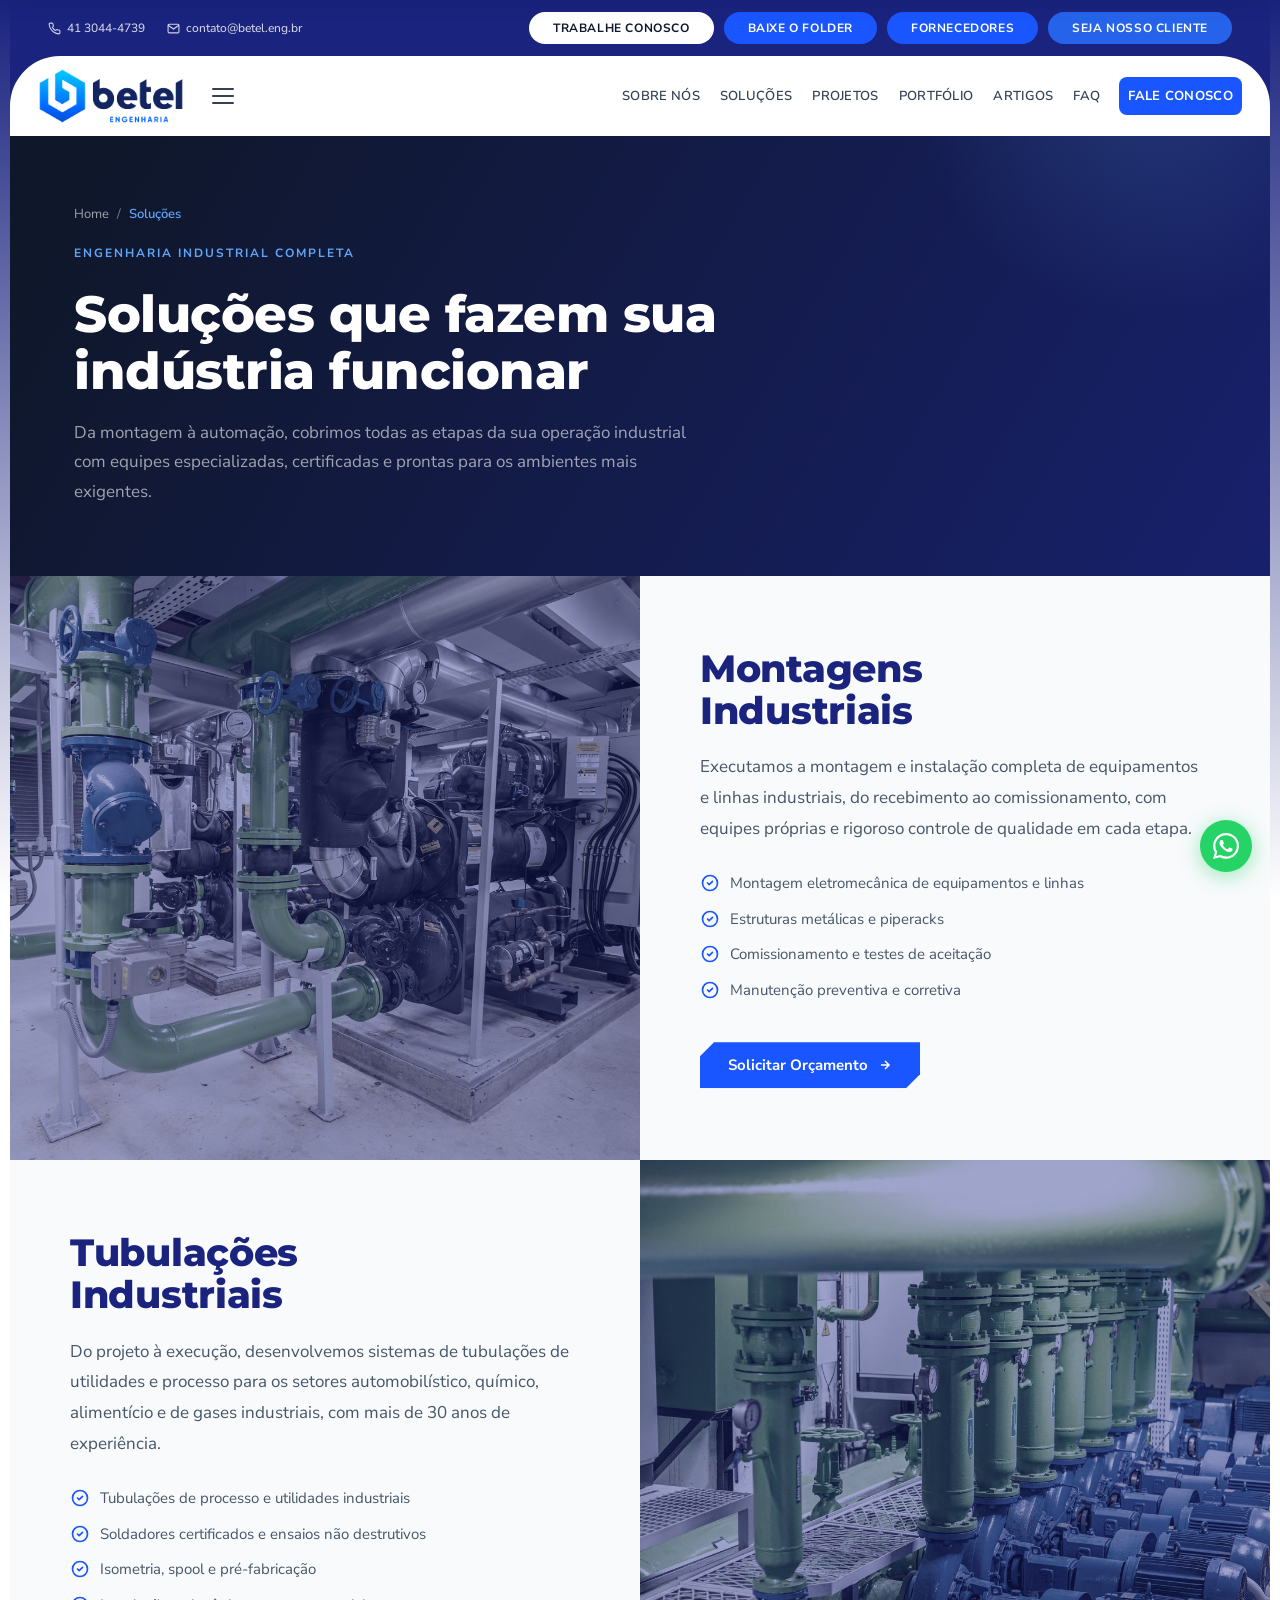
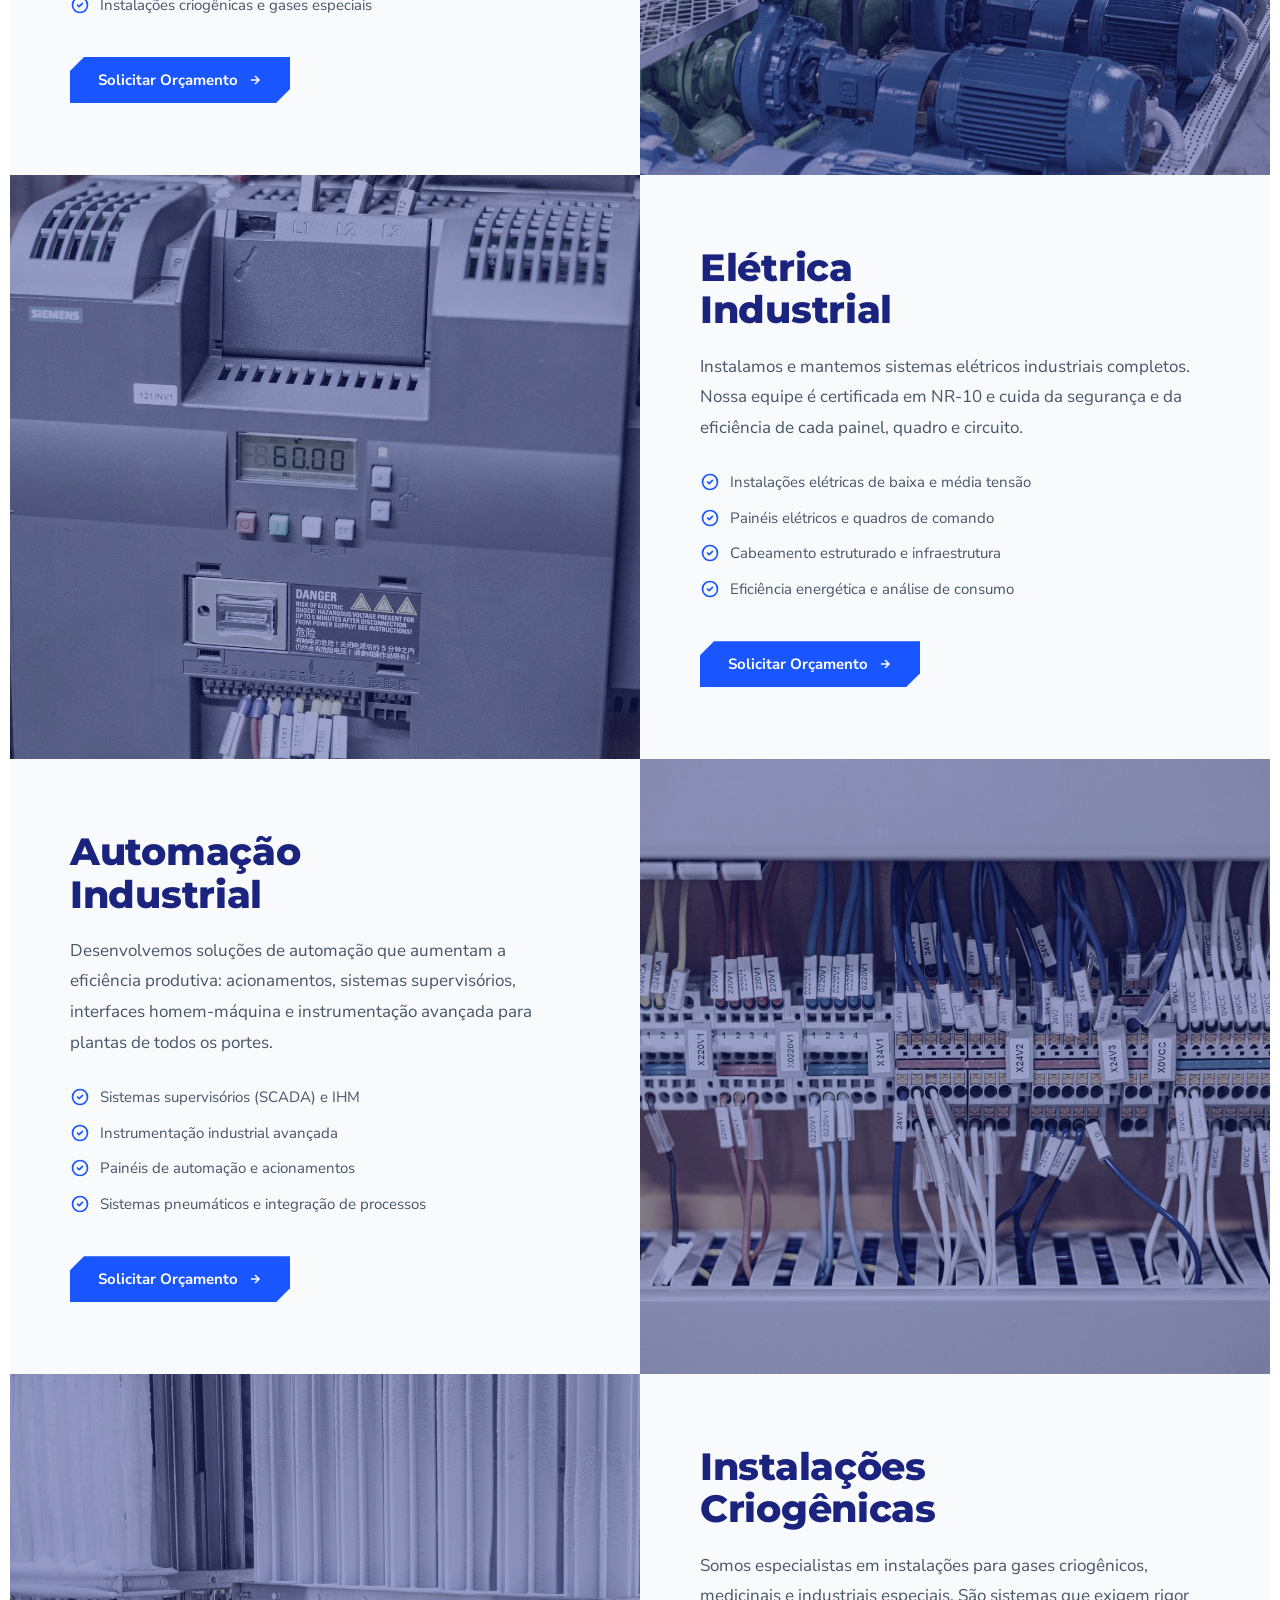
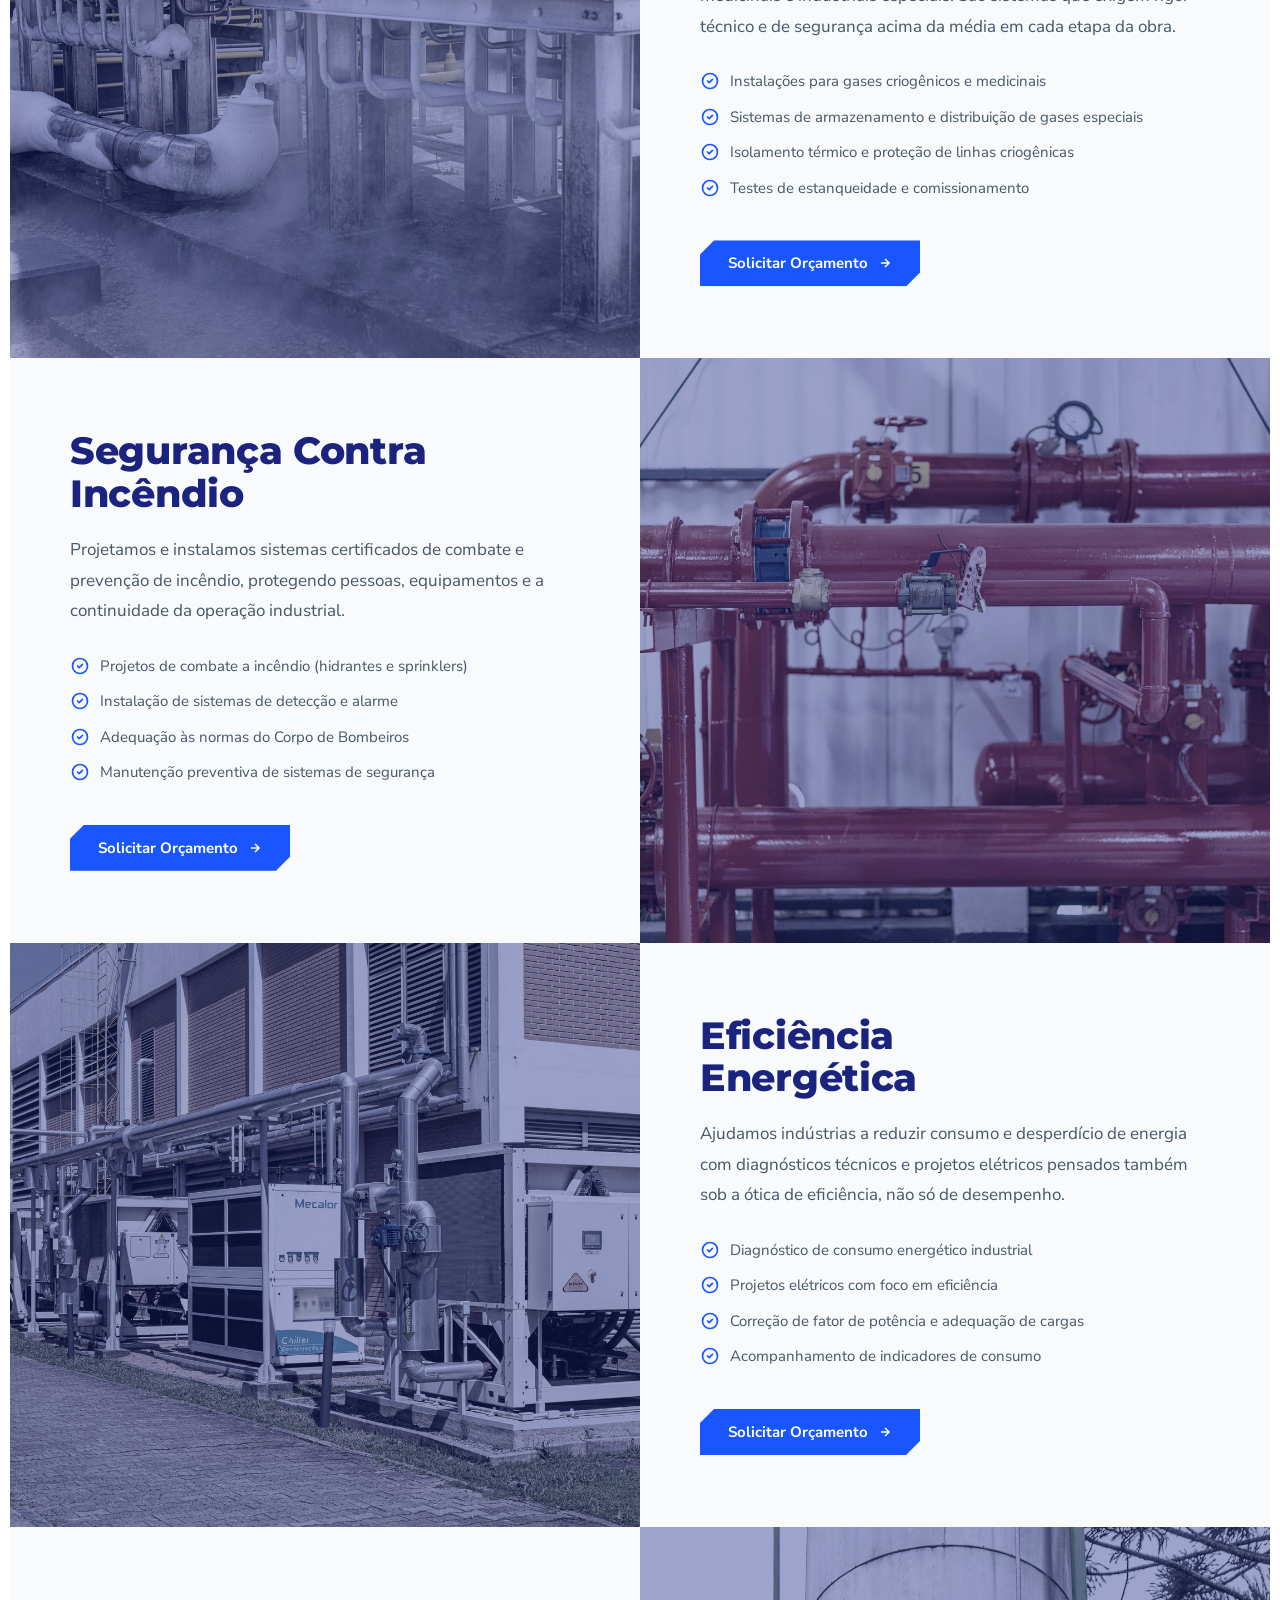
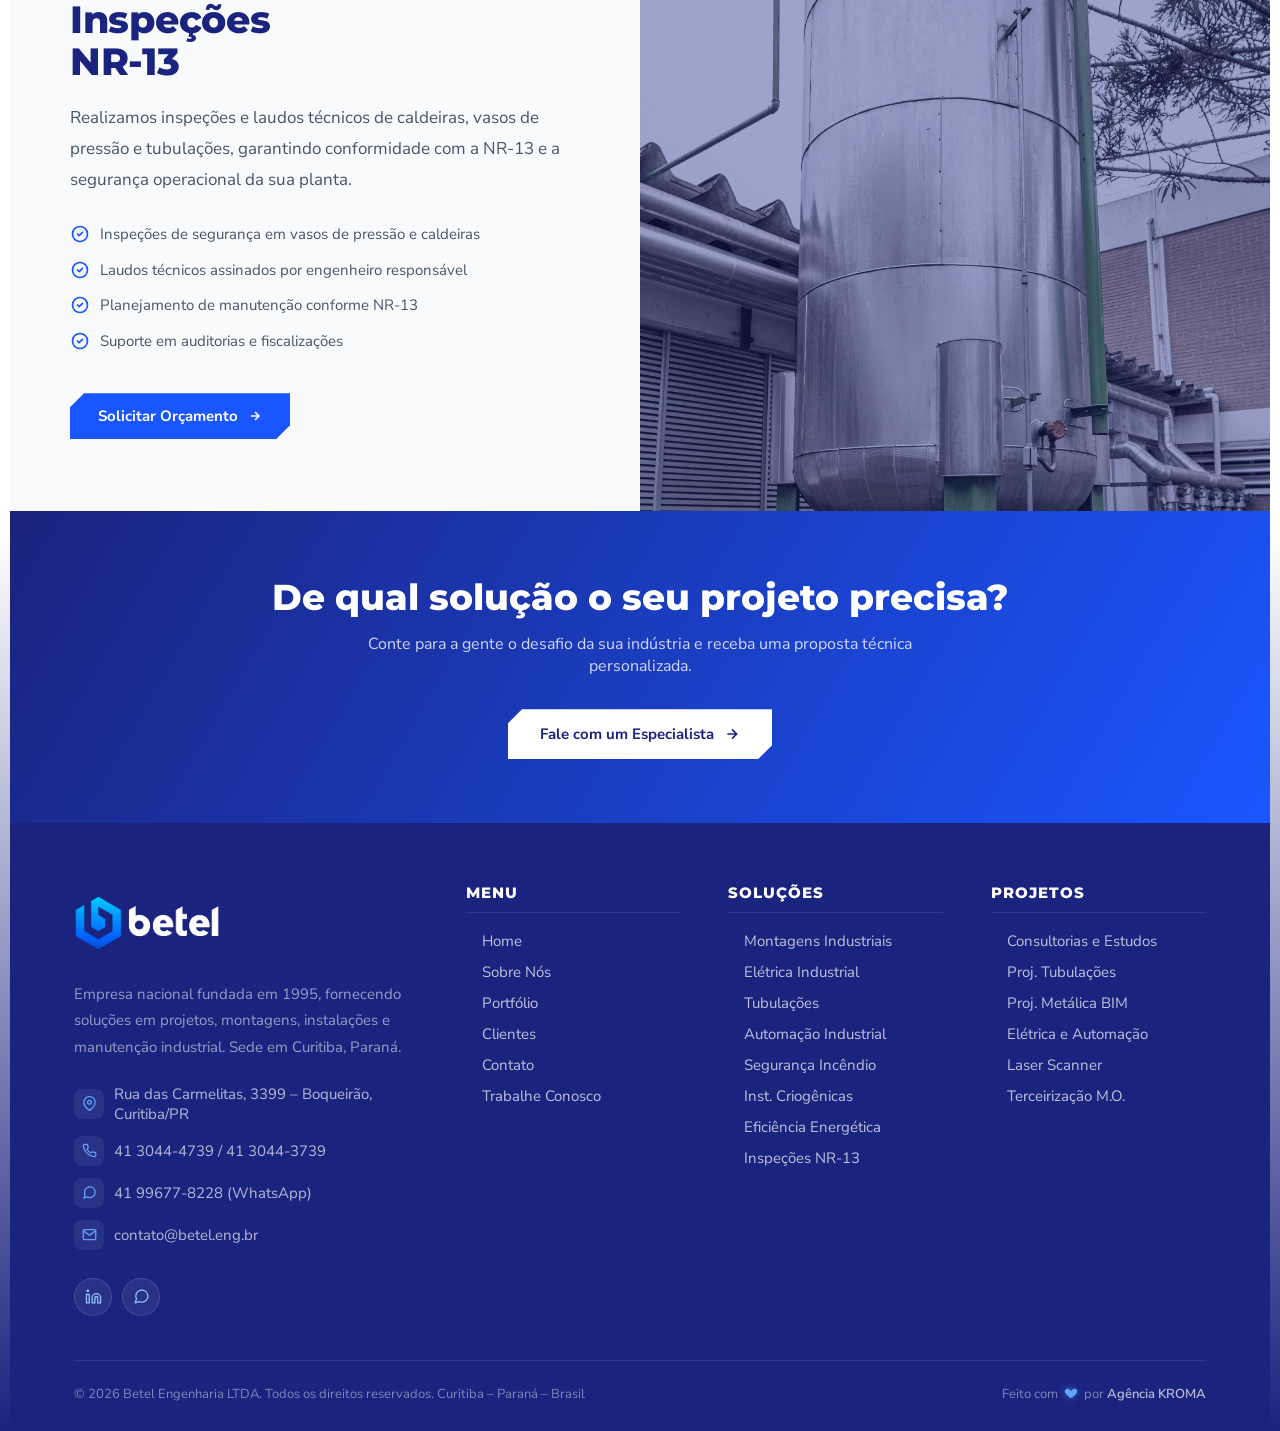
<file: solucoes.html>
<!DOCTYPE html>
<html lang="pt-BR">
<head>
<meta charset="UTF-8">
<meta name="viewport" content="width=device-width, initial-scale=1.0">
<title>Soluções | Betel Engenharia | Montagens, Elétrica, Tubulações e Automação Industrial</title>
<meta name="description" content="Conheça as soluções da Betel Engenharia: montagens industriais, elétrica, tubulações, automação, instalações criogênicas, segurança contra incêndio, eficiência energética e inspeções NR-13.">
<meta name="keywords" content="soluções em engenharia industrial, montagens industriais, elétrica industrial, tubulações, automação industrial, eficiência energética, inspeções NR-13, Curitiba">
<link rel="preconnect" href="https://fonts.googleapis.com">
<link href="https://fonts.googleapis.com/css2?family=Nunito+Sans:wght@300;400;500;600;700&family=Montserrat:wght@700;800;900&display=swap" rel="stylesheet">
<style>
  :root {
    --blue:#1A56FF;--blue-dark:#1A237E;--blue-mid:#2563EB;--blue-light:#EEF3FF;
    --dark:#0F172A;--dark-2:#1E293B;--gray-100:#F8FAFC;--gray-200:#F1F5F9;
    --gray-300:#E2E8F0;--gray-600:#475569;--gray-700:#334155;--white:#FFFFFF;
    --font-head:'Montserrat',sans-serif;--font-body:'Nunito Sans',sans-serif;
  }
  *{margin:0;padding:0;box-sizing:border-box;}
  body{font-family:var(--font-body);color:var(--dark);background:var(--white);overflow-x:hidden;font-size:16px;}

  /* TOP BAR */
  .topbar{position:relative;z-index:2;background:#1A237E;color:rgba(255,255,255,.85);font-size:13px;font-weight:500;padding:8px 48px;display:flex;justify-content:flex-end;align-items:center;gap:24px;}
  .topbar a{color:rgba(255,255,255,.85);text-decoration:none;display:flex;align-items:center;gap:6px;transition:color .2s;}
  .topbar a:hover{color:#93C5FD;}
  .topbar-dot{width:3px;height:3px;background:rgba(255,255,255,.35);border-radius:50%;}

  /* NAVBAR */
  nav{background:var(--white);border-bottom:1px solid var(--gray-300);padding:0 48px;display:flex;align-items:center;justify-content:space-between;position:sticky;top:0;z-index:200;box-shadow:0 1px 16px rgba(26,86,255,.06);}
  .nav-left{display:flex;align-items:center;gap:20px;}
  .logo{padding:12px 0;display:block;}
  .logo img{height:56px;width:auto;display:block;}

  /* HAMBURGER */
  .hamburger{display:flex;flex-direction:column;justify-content:center;gap:5px;cursor:pointer;padding:8px;border:none;background:transparent;border-radius:6px;transition:background .2s;}
  .hamburger:hover{background:var(--gray-200);}
  .hamburger span{display:block;width:22px;height:2px;background:var(--gray-700);border-radius:2px;transition:transform .3s, opacity .3s;}
  .hamburger.open span:nth-child(1){transform:translateY(7px) rotate(45deg);}
  .hamburger.open span:nth-child(2){opacity:0;}
  .hamburger.open span:nth-child(3){transform:translateY(-7px) rotate(-45deg);}

  /* MEGA MENU */
  .mega-menu{position:fixed;top:0;left:0;right:0;bottom:0;background:var(--white);z-index:300;padding:40px 64px;display:none;overflow-y:auto;}
  .mega-menu.open{display:block;animation:fadeIn .25s ease;}
  @keyframes fadeIn{from{opacity:0;transform:translateY(-10px)}to{opacity:1;transform:translateY(0)}}
  .mega-top{display:flex;align-items:center;justify-content:space-between;margin-bottom:52px;padding-bottom:20px;border-bottom:1px solid var(--gray-300);}
  .mega-top .logo img{height:44px;}
  .mega-close{width:40px;height:40px;border:none;background:var(--gray-200);border-radius:50%;cursor:pointer;display:flex;align-items:center;justify-content:center;font-size:20px;color:var(--gray-700);transition:background .2s;}
  .mega-close:hover{background:var(--gray-300);}
  .mega-grid{display:grid;grid-template-columns:repeat(4,1fr);gap:48px;}
  .mega-col h4{font-family:var(--font-head);font-size:13px;font-weight:800;color:var(--dark);text-transform:uppercase;letter-spacing:2px;margin-bottom:20px;padding-bottom:10px;border-bottom:2px solid var(--blue);}
  .mega-col ul{list-style:none;}
  .mega-col ul li{margin-bottom:14px;}
  .mega-col ul a{font-size:17px;color:var(--gray-600);text-decoration:none;font-weight:400;display:flex;align-items:center;gap:8px;transition:color .2s,gap .2s;}
  .mega-col ul a::before{content:'→';font-size:11px;color:var(--blue);opacity:0;transition:opacity .2s;}
  .mega-col ul a:hover{color:var(--blue);gap:12px;}
  .mega-col ul a:hover::before{opacity:1;}

  .nav-links{display:flex;list-style:none;align-items:center;gap:2px;}
  .nav-links a{text-decoration:none;color:var(--gray-700);font-size:15px;font-weight:600;padding:20px 14px;display:block;transition:color .2s;position:relative;}
  .nav-links a::after{content:'';position:absolute;bottom:0;left:14px;right:14px;height:3px;background:var(--blue);border-radius:3px 3px 0 0;transform:scaleX(0);transition:transform .25s;}
  .nav-links a:hover{color:var(--blue);}
  .nav-links a:hover::after{transform:scaleX(1);}
  .nav-links a.active{color:var(--blue);}
  .nav-links a.active::after{transform:scaleX(1);}
  .nav-cta{background:var(--blue)!important;color:var(--white)!important;padding:10px 22px!important;border-radius:8px!important;font-weight:700!important;margin-left:8px;transition:background .2s!important;}
  .nav-cta:hover{background:var(--blue-dark)!important;}
  .nav-cta::after{display:none!important;}

  /* HERO */
  .hero{display:grid;grid-template-columns:1fr 1.45fr;min-height:540px;background:var(--dark);}
  .hero-left{background:var(--dark);padding:64px 52px 64px 64px;display:flex;flex-direction:column;justify-content:center;position:relative;overflow:hidden;}
  .hero-left::before{content:'';position:absolute;bottom:-120px;left:-80px;width:380px;height:380px;border-radius:50%;background:radial-gradient(circle,rgba(26,86,255,.12) 0%,transparent 70%);pointer-events:none;}
  .hero-eyebrow{display:inline-flex;align-items:center;gap:8px;background:rgba(26,86,255,.15);border:1px solid rgba(26,86,255,.3);color:#60A5FA;font-size:12px;font-weight:700;letter-spacing:2px;text-transform:uppercase;padding:6px 14px;border-radius:100px;width:fit-content;margin-bottom:24px;}
  .hero-title{font-family:var(--font-head);font-size:clamp(38px,3.5vw,58px);font-weight:800;line-height:1.1;color:var(--white);margin-bottom:20px;letter-spacing:-.5px;}
  .hero-title span{background:linear-gradient(135deg,#60A5FA,var(--blue));-webkit-background-clip:text;-webkit-text-fill-color:transparent;background-clip:text;}
  .hero-body{font-size:17px;line-height:1.75;color:rgba(255,255,255,.6);max-width:420px;margin-bottom:36px;}
  .hero-stats{display:flex;margin-bottom:40px;background:rgba(255,255,255,.04);border:1px solid rgba(255,255,255,.08);border-radius:12px;overflow:hidden;width:fit-content;}
  .stat{padding:16px 28px;text-align:center;border-right:1px solid rgba(255,255,255,.08);}
  .stat:last-child{border-right:none;}
  .stat-num{font-family:var(--font-head);font-size:28px;font-weight:800;color:var(--white);line-height:1;margin-bottom:4px;}
  .stat-num span{color:var(--blue);}
  .stat-label{font-size:11px;color:rgba(255,255,255,.45);text-transform:uppercase;letter-spacing:1px;font-weight:600;}
  .hero-btn{display:inline-flex;align-items:center;gap:10px;background:var(--blue);color:var(--white);text-decoration:none;font-size:15px;font-weight:700;padding:15px 32px;border-radius:10px;width:fit-content;transition:background .2s,transform .2s,box-shadow .2s;box-shadow:0 4px 20px rgba(26,86,255,.35);}
  .hero-btn:hover{background:#2563EB;transform:translateY(-2px);box-shadow:0 8px 28px rgba(26,86,255,.45);}
  .hero-right{position:relative;overflow:hidden;}
  .hero-slide{position:absolute;inset:0;background-size:cover;background-position:center;opacity:0;transition:opacity .9s ease;image-rendering:-webkit-optimize-contrast;}
  .hero-slide.active{opacity:1;}
  .hero-slide::after{content:'';position:absolute;inset:0;background:linear-gradient(to right,rgba(15,23,42,.55) 0%,rgba(15,23,42,.1) 50%);}
  .slide-caption{position:absolute;bottom:0;left:0;right:0;z-index:2;padding:32px 32px 28px;background:linear-gradient(to top,rgba(15,23,42,.85) 0%,transparent 100%);}
  .slide-caption strong{display:block;font-family:var(--font-head);font-size:19px;font-weight:700;color:var(--white);margin-bottom:3px;}
  .slide-caption span{font-size:13px;color:rgba(255,255,255,.6);}
  .hero-dots{position:absolute;bottom:28px;right:28px;z-index:3;display:flex;gap:7px;}
  .hero-dot{width:7px;height:7px;border-radius:50%;background:rgba(255,255,255,.3);border:none;cursor:pointer;transition:background .2s,transform .2s;}
  .hero-dot.active{background:var(--blue);transform:scale(1.4);}

  /* TAGLINE */
  .tagline-strip{background:var(--gray-100);border-bottom:1px solid var(--gray-300);padding:32px 64px;text-align:center;}
  .tagline-strip p{font-family:var(--font-head);font-size:clamp(18px,1.6vw,25px);font-weight:700;color:var(--dark-2);}
  .tagline-strip a{display:inline-block;margin-top:8px;color:var(--blue);text-decoration:none;font-size:14px;font-weight:700;}
  .tagline-strip a:hover{text-decoration:underline;}

  /* SECTION COMMONS */
  .section-header{display:flex;align-items:center;justify-content:space-between;padding:52px 64px 24px;}
  .section-title{font-family:var(--font-head);font-size:clamp(24px,2.5vw,34px);font-weight:800;color:var(--dark);letter-spacing:-.3px;}
  .section-title span{color:var(--blue);}
  .see-all{font-size:14px;color:var(--blue);text-decoration:none;font-weight:700;display:flex;align-items:center;gap:5px;}
  .see-all:hover{text-decoration:underline;}

  /* CAROUSEL */
  .carousel-wrap{position:relative;padding:0 64px 52px;}
  .carousel-track{display:flex;gap:16px;overflow-x:auto;scroll-behavior:smooth;scrollbar-width:none;}
  .carousel-track::-webkit-scrollbar{display:none;}
  .card{flex:0 0 calc(25% - 12px);min-width:230px;border-radius:14px;overflow:hidden;position:relative;aspect-ratio:4/3;cursor:pointer;background:#111;box-shadow:0 2px 16px rgba(0,0,0,.1);transition:transform .35s,box-shadow .35s;}
  .card:hover{transform:translateY(-5px);box-shadow:0 12px 32px rgba(26,86,255,.18);}
  .card-img{width:100%;height:100%;object-fit:cover;display:block;transition:transform .5s ease;filter:brightness(.82);image-rendering:-webkit-optimize-contrast;}
  .card:hover .card-img{transform:scale(1.06);filter:brightness(.65);}
  .card-overlay{position:absolute;inset:0;background:linear-gradient(to top,rgba(15,23,42,.8) 0%,rgba(15,23,42,0) 55%);}
  .card-info{position:absolute;bottom:0;left:0;right:0;padding:20px 18px 16px;}
  .card-tag{display:inline-block;background:var(--blue);color:#fff;font-size:10px;font-weight:700;text-transform:uppercase;letter-spacing:1.5px;padding:3px 9px;border-radius:100px;margin-bottom:7px;}
  .card-name{font-family:var(--font-head);font-size:18px;font-weight:800;color:#fff;line-height:1.25;}
  .card-sub{font-size:13px;color:rgba(255,255,255,.65);margin-top:3px;}
  .card-plus{position:absolute;bottom:14px;right:14px;width:30px;height:30px;background:rgba(26,86,255,.7);border-radius:50%;display:flex;align-items:center;justify-content:center;color:#fff;font-size:18px;opacity:0;transition:opacity .25s;}
  .card:hover .card-plus{opacity:1;}
  .carousel-nav{position:absolute;top:calc(50% - 26px);transform:translateY(-50%);width:40px;height:40px;background:var(--white);border:1px solid var(--gray-300);border-radius:50%;cursor:pointer;display:flex;align-items:center;justify-content:center;box-shadow:0 2px 12px rgba(0,0,0,.1);z-index:2;transition:background .2s,border-color .2s;color:var(--gray-700);}
  .carousel-nav:hover{background:var(--blue);border-color:var(--blue);color:#fff;}
  .carousel-prev{left:16px;}
  .carousel-next{right:16px;}

  /* ===== SEGMENTOS — LIGHT BLUE BLOCK ===== */
  .segmentos{background:var(--blue-light);padding:72px 64px;position:relative;overflow:hidden;}

  /* Particle canvas */
  #seg-canvas{position:absolute;inset:0;pointer-events:none;z-index:0;}

  /* Soft glow orbs */
  .seg-orb{position:absolute;border-radius:50%;pointer-events:none;z-index:0;}
  .seg-orb-1{width:600px;height:600px;top:-200px;right:-150px;background:radial-gradient(circle,rgba(26,86,255,.10) 0%,transparent 65%);}
  .seg-orb-2{width:400px;height:400px;bottom:-100px;left:-100px;background:radial-gradient(circle,rgba(14,116,233,.09) 0%,transparent 65%);}

  .segmentos-headline{text-align:center;margin-bottom:48px;position:relative;z-index:1;}
  .segmentos-headline h2{font-family:var(--font-head);font-size:clamp(22px,2.2vw,30px);font-weight:800;color:var(--dark);margin-bottom:10px;}
  .segmentos-headline h2 em{color:var(--blue);font-style:normal;}
  .segmentos-headline p{font-size:16px;color:var(--gray-600);}

  .segmentos-grid{display:grid;grid-template-columns:repeat(3,1fr);gap:16px;position:relative;z-index:1;}
  .seg-card{background:var(--white);padding:28px 26px 24px;border:1px solid var(--gray-300);border-radius:16px;transition:background .3s,border-color .3s,transform .3s,box-shadow .3s;position:relative;overflow:hidden;box-shadow:0 2px 14px rgba(15,23,42,.05);}
  .seg-card:hover{background:var(--blue-light);border-color:rgba(26,86,255,.35);transform:translateY(-4px);box-shadow:0 14px 30px rgba(26,86,255,.14);}
  /* shine sweep on hover */
  .seg-card::before{content:'';position:absolute;inset:0;background:linear-gradient(120deg,transparent 30%,rgba(26,86,255,.05) 50%,transparent 70%);transform:translateX(-100%);transition:transform .55s ease;}
  .seg-card:hover::before{transform:translateX(100%);}

  .seg-icon{width:52px;height:52px;background:rgba(26,86,255,.08);border:1px solid rgba(26,86,255,.22);border-radius:14px;display:flex;align-items:center;justify-content:center;margin-bottom:18px;}
  .seg-icon svg{width:26px;height:26px;stroke:var(--blue);fill:none;stroke-width:1.5;stroke-linecap:round;stroke-linejoin:round;}
  .seg-name{font-family:var(--font-head);font-size:18px;font-weight:800;color:var(--dark);margin-bottom:9px;}
  .seg-desc{font-size:15px;color:var(--gray-600);line-height:1.65;}
  .seg-link{display:inline-flex;align-items:center;gap:6px;margin-top:14px;font-size:13px;color:var(--blue);text-decoration:none;font-weight:700;transition:gap .2s;}
  .seg-link:hover{gap:10px;}

  /* SOBRE */
  .sobre{display:grid;grid-template-columns:1fr 1fr;min-height:480px;background:var(--white);scroll-margin-top:96px;}
  .sobre-img{position:relative;overflow:hidden;background:#111;}
  .sobre-img img{width:100%;height:100%;object-fit:cover;display:block;filter:brightness(.75);image-rendering:-webkit-optimize-contrast;}
  .sobre-badge{position:absolute;bottom:32px;left:32px;background:var(--blue);color:#fff;padding:16px 22px;border-radius:12px;font-family:var(--font-head);line-height:1.2;box-shadow:0 8px 24px rgba(26,86,255,.4);}
  .sobre-badge strong{display:block;font-size:32px;font-weight:800;}
  .sobre-badge span{font-size:12px;text-transform:uppercase;letter-spacing:1.5px;font-weight:600;opacity:.9;}
  .sobre-content{background:var(--gray-100);padding:72px 60px;display:flex;flex-direction:column;justify-content:center;}
  .sobre-eyebrow{font-size:12px;text-transform:uppercase;letter-spacing:3px;color:var(--blue);font-weight:700;margin-bottom:14px;}
  .sobre-title{font-family:var(--font-head);font-size:clamp(30px,3vw,44px);font-weight:800;line-height:1.1;color:var(--dark);margin-bottom:20px;letter-spacing:-.3px;}
  .sobre-text{font-size:17px;line-height:1.8;color:var(--gray-600);margin-bottom:28px;}
  .sobre-highlights{display:flex;gap:10px;flex-wrap:wrap;margin-bottom:32px;}
  .chip{background:var(--blue-light);color:var(--blue-dark);font-size:13px;font-weight:700;padding:6px 14px;border-radius:100px;border:1px solid rgba(26,86,255,.15);}
  .sobre-btn{display:inline-flex;align-items:center;gap:10px;background:var(--blue);color:var(--white);text-decoration:none;font-size:15px;font-weight:700;padding:13px 28px;border-radius:9px;width:fit-content;box-shadow:0 4px 16px rgba(26,86,255,.25);transition:background .2s,transform .2s;}
  .sobre-btn:hover{background:var(--blue-dark);transform:translateY(-1px);}

  /* EQUIPE — full-bleed image mirrored vs. Sobre */
  .equipe-strip{display:grid;grid-template-columns:1fr 1fr;min-height:500px;background:var(--white);border-top:1px solid var(--gray-300);border-bottom:1px solid var(--gray-300);}
  .equipe-text{background:var(--gray-200);padding:72px 60px;display:flex;flex-direction:column;justify-content:center;}
  .equipe-text h2{font-family:var(--font-head);font-size:clamp(26px,2.5vw,36px);font-weight:800;color:var(--dark);line-height:1.2;margin-bottom:16px;letter-spacing:-.3px;}
  .equipe-text h2 span{color:var(--blue);}
  .equipe-text p{font-size:17px;color:var(--gray-600);line-height:1.8;margin-bottom:28px;}
  .certifs{display:flex;gap:8px;flex-wrap:wrap;margin-bottom:32px;}
  .certif-tag{background:var(--white);border:1px solid rgba(26,86,255,.2);color:var(--blue-dark);font-size:12px;font-weight:700;text-transform:uppercase;letter-spacing:.8px;padding:6px 13px;border-radius:100px;}
  .equipe-img{position:relative;overflow:hidden;background:#0B1220;}
  .equipe-img img{width:100%;height:100%;object-fit:cover;display:block;}

  /* CLIENTES */
  .clientes{padding:52px 64px;background:var(--white);}
  .clientes-header{text-align:center;margin-bottom:40px;}
  .clientes-header h2{font-family:var(--font-head);font-size:28px;font-weight:800;color:var(--dark);margin-bottom:6px;}
  .clientes-header p{font-size:16px;color:var(--gray-600);}
  .clientes-grid{display:grid;grid-template-columns:repeat(6,1fr);gap:14px;}
  .cliente-item{background:var(--gray-100);border:1px solid var(--gray-300);border-radius:10px;padding:20px 14px;display:flex;align-items:center;justify-content:center;min-height:80px;filter:grayscale(100%);opacity:.55;transition:filter .3s,opacity .3s,transform .2s,box-shadow .2s;cursor:default;}
  .cliente-item:hover{filter:grayscale(0);opacity:1;transform:translateY(-2px);box-shadow:0 4px 16px rgba(26,86,255,.12);}
  .cliente-item img{max-width:100%;max-height:40px;object-fit:contain;display:block;}

  /* FOOTER */
  footer{background-color:#1A237E;padding:60px 64px 28px;}
  .footer-grid{display:grid;grid-template-columns:1.6fr 1fr 1fr 1fr;gap:48px;margin-bottom:44px;}
  .footer-logo{display:block;margin-bottom:18px;}
  .footer-logo img{height:50px;width:auto;}
  .footer-tagline{font-size:15px;line-height:1.75;color:rgba(255,255,255,.55);margin-bottom:24px;}
  .footer-contact{display:flex;flex-direction:column;gap:12px;margin-bottom:28px;}
  .fci{display:flex;align-items:center;gap:10px;font-size:15px;color:rgba(255,255,255,.68);}
  .fci a{color:rgba(255,255,255,.68);text-decoration:none;transition:color .2s;}
  .fci a:hover{color:#fff;}
  .fci-icon{width:30px;height:30px;background:rgba(255,255,255,.07);border-radius:8px;display:flex;align-items:center;justify-content:center;flex-shrink:0;}
  .fci-icon svg{width:15px;height:15px;stroke:#60A5FA;fill:none;stroke-width:2;stroke-linecap:round;stroke-linejoin:round;}
  .footer-social{display:flex;gap:10px;}
  .footer-social a{width:38px;height:38px;border-radius:50%;background:rgba(255,255,255,.07);border:1px solid rgba(255,255,255,.12);display:flex;align-items:center;justify-content:center;transition:background .2s,border-color .2s,transform .2s;}
  .footer-social a svg{width:17px;height:17px;stroke:#93C5FD;fill:none;stroke-width:1.8;stroke-linecap:round;stroke-linejoin:round;transition:stroke .2s;}
  .footer-social a:hover{background:var(--blue);border-color:var(--blue);transform:translateY(-3px);}
  .footer-social a:hover svg{stroke:#fff;}
  .footer-col h4{font-family:var(--font-head);font-size:15px;font-weight:800;color:var(--white);text-transform:uppercase;letter-spacing:1px;margin-bottom:18px;padding-bottom:10px;border-bottom:1px solid rgba(255,255,255,.1);}
  .footer-col ul{list-style:none;}
  .footer-col ul li{margin-bottom:11px;}
  .footer-col ul a{font-size:15px;color:rgba(255,255,255,.72);text-decoration:none;transition:color .2s;display:flex;align-items:center;gap:6px;}
  .footer-col ul a::before{content:'→';font-size:10px;color:#60A5FA;opacity:0;transition:opacity .2s;}
  .footer-col ul a:hover{color:#fff;}
  .footer-col ul a:hover::before{opacity:1;}
  .footer-bottom{border-top:1px solid rgba(255,255,255,.1);padding-top:24px;display:flex;justify-content:space-between;align-items:center;font-size:13px;color:rgba(255,255,255,.45);flex-wrap:wrap;gap:8px;}
  .footer-bottom a{color:rgba(255,255,255,.7);text-decoration:none;font-weight:600;transition:color .2s;}
  .footer-bottom a:hover{color:#fff;}

  /* WA FLOAT */
  .wa-float{position:fixed;bottom:28px;right:28px;width:52px;height:52px;background:#25D366;border-radius:50%;display:flex;align-items:center;justify-content:center;box-shadow:0 4px 20px rgba(37,211,102,.45);z-index:200;text-decoration:none;transition:transform .3s;}
  .wa-float:hover{transform:scale(1.1);}
  .wa-float svg{width:26px;height:26px;fill:#fff;}

  @keyframes fadeUp{from{opacity:0;transform:translateY(18px)}to{opacity:1;transform:translateY(0)}}
  .hero-left>*{animation:fadeUp .65s ease both;}
  .hero-left>*:nth-child(1){animation-delay:.05s;}
  .hero-left>*:nth-child(2){animation-delay:.15s;}
  .hero-left>*:nth-child(3){animation-delay:.25s;}
  .hero-left>*:nth-child(4){animation-delay:.35s;}
  .hero-left>*:nth-child(5){animation-delay:.45s;}

  /* =========================================================
     RESPONSIVO
     Breakpoints: 1024px (tablet), 768px (mobile grande), 480px (mobile pequeno)
     ========================================================= */

  /* ---------- TABLET (<=1024px) ---------- */
  @media (max-width: 1024px){
    body{background:var(--gray-300);}
    .site-frame{margin:0 10px 10px;}
   
    .topbar{padding:7px 24px;gap:16px;font-size:12px;}
    .topbar a svg{width:11px;height:11px;}
    nav{padding:0 24px;}
    .logo img{height:46px;}
    .nav-links{gap:0;}
    .nav-links li:not(:last-child){display:none;}
    .nav-links a{padding:16px 10px;}
    .nav-cta{padding:9px 16px!important;font-size:14px!important;}

    .mega-menu{padding:28px 32px;}
    .mega-grid{grid-template-columns:repeat(2,1fr);gap:32px 24px;}

    .hero{grid-template-columns:1fr;min-height:auto;}
    .hero-left{padding:48px 32px;}
    .hero-right{min-height:380px;}
    .hero-body{max-width:100%;}

    .tagline-strip{padding:26px 32px;}
    .section-header{padding:40px 32px 20px;}
    .carousel-wrap{padding:0 32px 40px;}
    .card{flex:0 0 calc(38% - 12px);min-width:200px;}

    .segmentos{padding:56px 32px;}
    .segmentos-grid{grid-template-columns:repeat(2,1fr);}

    .sobre{grid-template-columns:1fr;min-height:auto;}
    .sobre-img{min-height:340px;}
    .sobre-content{padding:52px 32px;}

    .equipe-strip{grid-template-columns:1fr;min-height:auto;}
    .equipe-img{min-height:340px;order:-1;}
    .equipe-text{padding:52px 32px;}

    .clientes{padding:44px 32px;}
    .clientes-grid{grid-template-columns:repeat(4,1fr);}

    footer{padding:48px 32px 24px;}
    .footer-grid{grid-template-columns:1fr 1fr;gap:36px;}
  }

  /* ---------- MOBILE (<=768px) ---------- */
  @media (max-width: 768px){
    .topbar{display:none;}
    nav{padding:0 16px;}
    .logo img{height:40px;}
    .nav-left{gap:10px;}

    .mega-menu{padding:20px 20px;}
    .mega-top{margin-bottom:32px;padding-bottom:16px;}
    .mega-top .logo img{height:36px;}
    .mega-grid{grid-template-columns:1fr;gap:28px;}

    .hero-left{padding:40px 20px;}
    .hero-eyebrow{font-size:11px;padding:5px 12px;}
    .hero-title{margin-bottom:16px;}
    .hero-body{font-size:16px;margin-bottom:28px;}
    .hero-stats{flex-wrap:wrap;width:100%;}
    .stat{flex:1 1 33%;padding:12px 10px;}
    .hero-right{min-height:280px;}
    .slide-caption{padding:22px 20px 18px;}

    .tagline-strip{padding:22px 20px;}
    .section-header{padding:32px 20px 16px;flex-wrap:wrap;gap:8px;}
    .carousel-wrap{padding:0 20px 32px;}
    .card{flex:0 0 78%;min-width:0;}
    .carousel-nav{display:none;}

    .segmentos{padding:44px 20px;}
    .segmentos-headline{margin-bottom:32px;}
    .segmentos-grid{grid-template-columns:1fr;gap:14px;}

    .sobre-img{min-height:280px;}
    .sobre-content{padding:40px 20px;}
    .sobre-badge{left:20px;bottom:20px;padding:12px 16px;}
    .sobre-badge strong{font-size:26px;}

    .equipe-img{min-height:280px;}
    .equipe-text{padding:40px 20px;}
    .certifs{gap:6px;}

    .clientes{padding:36px 20px;}
    .clientes-header{margin-bottom:28px;}
    .clientes-grid{grid-template-columns:repeat(3,1fr);gap:10px;}
    .cliente-item{min-height:64px;padding:14px 10px;}

    footer{padding:40px 20px 20px;}
    .footer-grid{grid-template-columns:1fr;gap:32px;margin-bottom:32px;}
    .footer-social{flex-wrap:wrap;}
    .footer-bottom{flex-direction:column;align-items:flex-start;gap:10px;}

    .wa-float{width:48px;height:48px;bottom:20px;right:20px;}
    .wa-float svg{width:24px;height:24px;}
  }

  /* ---------- MOBILE PEQUENO (<=480px) ---------- */
  @media (max-width: 480px){
    .hero-stats{flex-wrap:nowrap;}
    .stat{padding:10px 6px;}
    .stat-num{font-size:22px;}
    .stat-label{font-size:9px;letter-spacing:.5px;}
    .hero-btn{width:100%;justify-content:center;padding:14px 20px;}

    .card{flex:0 0 88%;}

    .clientes-grid{grid-template-columns:repeat(2,1fr);}

    .footer-contact{gap:10px;}
    .fci{font-size:14px;}
  }
  .nav-links a.active{color:var(--blue);}
  .nav-links a.active::after{transform:scaleX(1);}

  /* =========================================================
     PÁGINAS INTERNAS — componentes compartilhados
     ========================================================= */

  /* BREADCRUMB + PAGE BANNER */
  .page-banner{background:var(--dark);padding:44px 64px 56px;position:relative;overflow:hidden;}
  .page-banner::before{content:'';position:absolute;top:-140px;right:-100px;width:420px;height:420px;border-radius:50%;background:radial-gradient(circle,rgba(26,86,255,.14) 0%,transparent 70%);pointer-events:none;}
  .page-banner::after{content:'';position:absolute;bottom:-160px;left:10%;width:360px;height:360px;border-radius:50%;background:radial-gradient(circle,rgba(14,116,233,.10) 0%,transparent 70%);pointer-events:none;}
  .breadcrumb{display:flex;align-items:center;gap:8px;font-size:13px;color:rgba(255,255,255,.45);margin-bottom:22px;position:relative;z-index:1;}
  .breadcrumb a{color:rgba(255,255,255,.6);text-decoration:none;transition:color .2s;}
  .breadcrumb a:hover{color:#60A5FA;}
  .breadcrumb span.current{color:#60A5FA;font-weight:600;}
  .page-banner-title{font-family:var(--font-head);font-size:clamp(32px,4vw,52px);font-weight:800;line-height:1.12;color:var(--white);margin-bottom:18px;letter-spacing:-.5px;position:relative;z-index:1;max-width:820px;}
  .page-banner-title span{background:linear-gradient(135deg,#60A5FA,var(--blue));-webkit-background-clip:text;-webkit-text-fill-color:transparent;background-clip:text;}
  .page-banner-sub{font-size:17px;line-height:1.75;color:rgba(255,255,255,.6);max-width:640px;margin-bottom:32px;position:relative;z-index:1;}
  .page-banner .hero-stats{position:relative;z-index:1;margin-bottom:0;}

  /* TIMELINE */
  .timeline-section{padding:64px;background:var(--white);}
  .timeline-section .section-header-center{text-align:center;margin-bottom:56px;}
  .timeline-section .section-header-center h2{font-family:var(--font-head);font-size:clamp(24px,2.5vw,34px);font-weight:800;color:var(--dark);}
  .timeline-section .section-header-center h2 span{color:var(--blue);}
  .timeline{display:grid;grid-template-columns:repeat(5,1fr);gap:0;position:relative;}
  .timeline::before{content:'';position:absolute;top:11px;left:6%;right:6%;height:2px;background:var(--gray-300);z-index:0;}
  .timeline-item{position:relative;padding:0 16px;text-align:center;}
  .timeline-dot{width:24px;height:24px;border-radius:50%;background:var(--blue);border:4px solid var(--blue-light);margin:0 auto 20px;position:relative;z-index:1;box-shadow:0 0 0 4px var(--white);}
  .timeline-year{font-family:var(--font-head);font-size:20px;font-weight:800;color:var(--blue);margin-bottom:8px;}
  .timeline-text{font-size:14px;color:var(--gray-600);line-height:1.6;}

  /* MISSÃO / VISÃO / VALORES */
  .mvv{padding:16px 64px 72px;background:var(--white);}
  .mvv-grid{display:grid;grid-template-columns:repeat(3,1fr);gap:24px;}
  .mvv-card{background:var(--gray-100);border:1px solid var(--gray-300);border-radius:18px;padding:36px 30px;text-align:left;transition:transform .3s,box-shadow .3s,border-color .3s;}
  .mvv-card:hover{transform:translateY(-4px);box-shadow:0 14px 32px rgba(26,86,255,.1);border-color:rgba(26,86,255,.3);}
  .mvv-icon{width:58px;height:58px;background:var(--blue-light);border:1px solid rgba(26,86,255,.2);border-radius:16px;display:flex;align-items:center;justify-content:center;margin-bottom:22px;}
  .mvv-icon svg{width:28px;height:28px;stroke:var(--blue);fill:none;stroke-width:1.6;stroke-linecap:round;stroke-linejoin:round;}
  .mvv-card h3{font-family:var(--font-head);font-size:20px;font-weight:800;color:var(--dark);margin-bottom:12px;}
  .mvv-card p{font-size:15px;color:var(--gray-600);line-height:1.75;}

  /* CTA STRIP */
  .cta-strip{background:linear-gradient(120deg,var(--blue-dark),var(--blue));padding:64px;text-align:center;position:relative;overflow:hidden;}
  .cta-strip h2{font-family:var(--font-head);font-size:clamp(24px,2.8vw,36px);font-weight:800;color:var(--white);margin-bottom:14px;}
  .cta-strip p{font-size:16px;color:rgba(255,255,255,.8);margin-bottom:32px;max-width:560px;margin-left:auto;margin-right:auto;}
  .cta-strip .hero-btn{background:var(--white);color:var(--blue-dark);margin:0 auto;box-shadow:0 8px 24px rgba(0,0,0,.2);}
  .cta-strip .hero-btn:hover{background:var(--gray-100);}

  /* RESPONSIVO — páginas internas */
  @media (max-width: 1024px){
    .page-banner{padding:36px 32px 44px;}
    .timeline-section{padding:48px 32px;}
    .timeline{grid-template-columns:repeat(5,1fr);}
    .timeline-text{font-size:13px;}
    .mvv{padding:8px 32px 48px;}
    .mvv-grid{grid-template-columns:1fr;gap:18px;}
    .cta-strip{padding:48px 32px;}
  }
  @media (max-width: 768px){
    .page-banner{padding:28px 20px 36px;}
    .page-banner-sub{font-size:16px;}
    .timeline-section{padding:40px 20px;}
    .timeline{grid-template-columns:1fr;gap:28px;text-align:left;}
    .timeline::before{display:none;}
    .timeline-item{padding:0 0 0 40px;text-align:left;}
    .timeline-dot{margin:0;position:absolute;left:0;top:2px;}
    .mvv{padding:8px 20px 40px;}
    .cta-strip{padding:40px 20px;}
  }

  /* CHECKLIST (usado nas seções detalhadas de soluções) */
  .check-list{list-style:none;margin-bottom:28px;}
  .check-list li{display:flex;align-items:flex-start;gap:10px;margin-bottom:13px;font-size:15px;color:var(--gray-600);line-height:1.5;}
  .check-list li svg{flex-shrink:0;width:20px;height:20px;stroke:var(--blue);fill:none;stroke-width:2;stroke-linecap:round;stroke-linejoin:round;margin-top:1px;}

  /* Overview grid usa .segmentos / .seg-card já existentes (fundo claro) */


  /* VIDEO HERO */
  .video-hero{position:fixed;top:0;left:0;width:100%;min-height:560px;background:var(--dark);overflow:hidden;display:flex;flex-direction:column;justify-content:center;padding:44px 64px 56px;z-index:0;}
  .video-hero video{position:absolute;inset:0;width:100%;height:100%;object-fit:cover;filter:saturate(1.15) brightness(.95);z-index:0;}
  .video-hero-tint{position:absolute;inset:0;background:linear-gradient(120deg,var(--dark) 10%,var(--blue-dark) 100%);opacity:.78;z-index:1;}
  .video-hero-glow{position:absolute;top:-160px;right:-120px;width:480px;height:480px;border-radius:50%;background:radial-gradient(circle,rgba(96,165,250,.18) 0%,transparent 70%);z-index:1;pointer-events:none;}
  .video-hero-content{position:relative;z-index:2;max-width:820px;}
  .video-hero .breadcrumb{position:relative;z-index:2;}
  @media (max-width: 1024px){
    .video-hero{padding:36px 32px 44px;min-height:480px;}
  }
  @media (max-width: 768px){
    .video-hero{padding:28px 20px 36px;min-height:440px;}
  }
  .content-overlay{position:relative;z-index:1;background:var(--white);}
  .video-hero-spacer{width:100%;}

  /* =========================================================
     AJUSTES 11/2026
     ========================================================= */
  /* Menu e barra superior em caixa alta */
  .nav-links a,.topbar-btn,.topbar a,.topbar-nav a,.mega-actions a{text-transform:uppercase;letter-spacing:.6px;}
  .nav-links a{font-size:14px;}
  .topbar a[href^="mailto"],.topbar-nav a[href^="mailto"]{text-transform:none!important;letter-spacing:0!important;}

  /* Titulos em uma cor so (azul escuro), sem destaque em duas cores */
  .hero-title,.section-title,.sobre-title,.equipe-text h2,.segmentos-headline h2,.clientes-header h2,
  .section-header-center h2,.page-title-simple h1,.apresentacao h2,.pilar-content h2,.mvv-card h3{color:var(--blue-dark);}
  h1 span,h1 em,h2 span,h2 em,.hero-title span,.page-banner-title span,.section-title span{
    color:inherit!important;background:none!important;-webkit-text-fill-color:currentColor!important;font-style:normal;}

  /* Sem "baloes": rotulos viram texto simples */
  .hero-eyebrow{background:none!important;border:none!important;padding:0!important;border-radius:0!important;}
  .artigo-tag,.seg-badge{background:none!important;padding:0!important;border-radius:0!important;color:var(--blue)!important;}

  /* Topicos (substituem os baloes de termos) */
  .topicos{text-align:left;list-style:none;margin:0 0 28px;padding:0;display:flex;flex-direction:column;gap:10px;}
  .topicos li{position:relative;padding-left:26px;font-size:16px;font-weight:600;color:var(--gray-700);line-height:1.45;}
  .topicos li::before{content:'';position:absolute;left:0;top:5px;width:14px;height:14px;border-radius:3px;
    background:var(--blue);-webkit-mask:url("data:image/svg+xml,%3Csvg xmlns='http://www.w3.org/2000/svg' viewBox='0 0 24 24'%3E%3Cpath d='M20 6L9 17l-5-5' fill='none' stroke='black' stroke-width='4' stroke-linecap='round' stroke-linejoin='round'/%3E%3C/svg%3E") center/contain no-repeat;
    mask:url("data:image/svg+xml,%3Csvg xmlns='http://www.w3.org/2000/svg' viewBox='0 0 24 24'%3E%3Cpath d='M20 6L9 17l-5-5' fill='none' stroke='black' stroke-width='4' stroke-linecap='round' stroke-linejoin='round'/%3E%3C/svg%3E") center/contain no-repeat;}

  /* Videos de fundo mais discretos, no mesmo tom das fotos */
  .video-hero video{filter:saturate(.4) brightness(.95)!important;}

  /* Cards dos carrosseis agora sao links */
  a.card{display:block;text-decoration:none;color:inherit;}

  /* Botao voltar ao topo */
  .to-top{position:fixed;right:30px;bottom:92px;width:46px;height:46px;border-radius:50%;border:none;cursor:pointer;
    background:var(--blue-dark);color:#fff;display:flex;align-items:center;justify-content:center;z-index:199;
    box-shadow:0 4px 16px rgba(15,23,42,.25);opacity:0;visibility:hidden;transform:translateY(10px);
    transition:opacity .25s,transform .25s,visibility .25s,background .2s;}
  .to-top.show{opacity:1;visibility:visible;transform:translateY(0);}
  .to-top:hover{background:var(--blue);}
  .to-top svg{width:20px;height:20px;}
  @media (max-width:768px){.to-top{right:22px;bottom:80px;width:42px;height:42px;}}

  /* Hero: texto centralizado na altura, alinhado a esquerda, sem faixa branca abaixo */
  .video-hero{justify-content:center!important;padding-bottom:48px!important;}
  .video-hero .breadcrumb{margin-bottom:18px;}
  .video-hero .page-banner-sub{margin-bottom:0;}


  /* Fotos dos blocos sobre azul escuro com 40% de transparencia */
  .sobre-img{background:var(--blue-dark)!important;}
  .sobre-img img{opacity:.6;filter:none!important;}


  /* =========================================================
     AJUSTES 18/11/2026
     ========================================================= */
  /* Botoes com cantos chanfrados (sup. esquerdo e inf. direito) */
  .hero-btn,.sobre-btn,.cf-submit,.btn-chanfro{border-radius:0!important;
    clip-path:polygon(14px 0,100% 0,100% calc(100% - 14px),calc(100% - 14px) 100%,0 100%,0 14px);}
  .pf-filter{border-radius:0!important;
    clip-path:polygon(9px 0,100% 0,100% calc(100% - 9px),calc(100% - 9px) 100%,0 100%,0 9px);}
  .hero-btn:hover,.sobre-btn:hover,.cf-submit:hover{transform:none!important;}

  /* Icone dos topicos igual ao da pagina Solucoes (check em circulo) */
  .topicos li{padding-left:30px;}
  .topicos li::before{width:20px!important;height:20px!important;top:0!important;border-radius:0!important;
    -webkit-mask:url("data:image/svg+xml,%3Csvg xmlns='http://www.w3.org/2000/svg' viewBox='0 0 24 24' fill='none' stroke='black' stroke-width='2' stroke-linecap='round' stroke-linejoin='round'%3E%3Ccircle cx='12' cy='12' r='9'/%3E%3Cpath d='M9 12l2 2 4-4'/%3E%3C/svg%3E") center/contain no-repeat!important;mask:url("data:image/svg+xml,%3Csvg xmlns='http://www.w3.org/2000/svg' viewBox='0 0 24 24' fill='none' stroke='black' stroke-width='2' stroke-linecap='round' stroke-linejoin='round'%3E%3Ccircle cx='12' cy='12' r='9'/%3E%3Cpath d='M9 12l2 2 4-4'/%3E%3C/svg%3E") center/contain no-repeat!important;}


  /* Assinatura KROMA: coracao pulsando no azul claro do tema */
  .kroma-heart{display:inline-flex;vertical-align:-2px;margin:0 3px;animation:kromaPulse 1.2s ease-in-out infinite;transform-origin:center;}
  .kroma-heart svg{fill:#60A5FA;filter:drop-shadow(0 0 4px rgba(96,165,250,.55));}
  @keyframes kromaPulse{0%,100%{transform:scale(1)}15%{transform:scale(1.25)}30%{transform:scale(1)}45%{transform:scale(1.18)}60%{transform:scale(1)}}
  @media (prefers-reduced-motion:reduce){.kroma-heart{animation:none;}}

  /* Menu com 7 itens: nao quebrar linha em telas medias */
  nav .nav-links a{white-space:nowrap;}
  @media (min-width:1025px) and (max-width:1280px){nav .nav-links a{padding-left:9px!important;padding-right:9px!important;font-size:13px!important;letter-spacing:.3px!important;} nav{padding:0 28px!important;}}

  /* Moldura do site: todo o conteudo dentro das barras laterais em degrade (desktop) */
  @media (min-width:1025px){
    .site-frame{padding:0 10px;background:linear-gradient(180deg,#1A237E 0,#FFFFFF 900px,#FFFFFF calc(100% - 900px),#1A237E 100%);}
    .header-wrap nav{margin:0!important;}
    .hero-frame{padding:0!important;background:none!important;}
    .video-hero{left:10px!important;right:10px!important;width:auto!important;}
  }
</style>
<link rel="stylesheet" href="css/topo.css">
</head>
<body>
<div class="site-frame">

<!-- HEADER (topbar + navbar sobre fundo navy contínuo) -->
<div class="header-wrap" id="headerWrap">

  <!-- TOP BAR -->
  <div class="topbar">
    <div class="topbar-nav">
      <a href="tel:4130444739" class="topbar-tel"><svg width="13" height="13" viewBox="0 0 24 24" fill="none" stroke="currentColor" stroke-width="2"><path d="M22 16.92v3a2 2 0 01-2.18 2 19.79 19.79 0 01-8.63-3.07 19.5 19.5 0 01-6-6 19.79 19.79 0 01-3.07-8.67A2 2 0 014.11 2h3a2 2 0 012 1.72c.127.96.361 1.903.7 2.81a2 2 0 01-.45 2.11L8.09 9.91a16 16 0 006 6l1.27-1.27a2 2 0 012.11-.45c.907.339 1.85.573 2.81.7A2 2 0 0122 16.92z"/></svg>41 3044-4739</a>
      <a href="mailto:contato@betel.eng.br" class="topbar-tel"><svg width="13" height="13" viewBox="0 0 24 24" fill="none" stroke="currentColor" stroke-width="2"><path d="M4 4h16c1.1 0 2 .9 2 2v12c0 1.1-.9 2-2 2H4c-1.1 0-2-.9-2-2V6c0-1.1.9-2 2-2z"/><polyline points="22,6 12,13 2,6"/></svg>contato@betel.eng.br</a>
    </div>
    <div class="topbar-right">
      <a href="trabalhe-conosco.html" class="topbar-btn tb-white">Trabalhe Conosco</a>
      <a href="downloads/folder-betel-2026.pdf" class="topbar-btn tb-blue" target="_blank">Baixe o Folder</a>
      <a href="fornecedores.html" class="topbar-btn tb-blue">Fornecedores</a>
      <a href="seja-nosso-cliente.html" class="topbar-btn tb-blue-alt">Seja Nosso Cliente</a>
    </div>
  </div>

  <!-- NAVBAR -->
  <nav>
    <div class="nav-left">
      <a href="index.html" class="logo">
        <img src="img/betel-logo-header-trimmed.png" alt="Betel Engenharia">
      </a>
      <button class="hamburger" id="hambBtn" onclick="toggleMenu()" aria-label="Menu">
        <span></span><span></span><span></span>
      </button>
    </div>
    <ul class="nav-links">
      <li><a href="sobre-nos.html">Sobre Nós</a></li>
      <li><a href="solucoes.html">Soluções</a></li>
      <li><a href="projetos.html">Projetos</a></li>
      <li><a href="portfolio.html">Portfólio</a></li>
      <li><a href="artigos.html">Artigos</a></li>
      <li><a href="faq.html">FAQ</a></li>
      <li><a href="contato.html" class="nav-cta">Fale Conosco</a></li>
    </ul>
  </nav>
</div>

<!-- NAVBAR FIXA (desce no scroll) -->
<div class="nav-sticky" id="navSticky">
  <div class="nav-left">
    <a href="index.html" class="logo">
      <img src="img/betel-logo-header-trimmed.png" alt="Betel Engenharia">
    </a>
    <button class="hamburger" onclick="toggleMenu()" aria-label="Menu">
      <span></span><span></span><span></span>
    </button>
  </div>
  <ul class="nav-links">
    <li><a href="sobre-nos.html">Sobre Nós</a></li>
    <li><a href="solucoes.html">Serviços</a></li>
    <li><a href="artigos.html">Artigos</a></li>
    <li><a href="faq.html">FAQ</a></li>
    <li><a href="contato.html" class="nav-cta">Fale Conosco</a></li>
  </ul>
</div>

<!-- MEGA MENU -->
<div class="mega-menu" id="megaMenu">
  <div class="mega-top">
    <a href="index.html" class="logo">
      <img src="img/betel-logo-header-trimmed.png" alt="Betel Engenharia">
    </a>
    <button class="mega-close" onclick="toggleMenu()">✕</button>
  </div>
  <div class="mega-grid">
    <div class="mega-col">
      <h4>betel</h4>
      <ul>
        <li><a href="institucional.html">Institucional</a></li>
        <li><a href="equipe.html">Equipe</a></li>
        <li><a href="portfolio.html">Portfólio</a></li>
        <li><a href="certificacoes.html">Certificações</a></li>
        <li><a href="sustentabilidade.html">Sustentabilidade</a></li>
        <li><a href="artigos.html">Artigos</a></li>
        <li><a href="faq.html">FAQ</a></li>
      </ul>
    </div>
    <div class="mega-col mega-col-wide">
      <h4>serviços</h4>
      <ul>
        <li><a href="solucoes.html#montagens">Montagens Industriais</a></li>
        <li><a href="solucoes.html#eletrica">Elétrica Industrial</a></li>
        <li><a href="solucoes.html#tubulacoes">Tubulações</a></li>
        <li><a href="solucoes.html#automacao">Automação Industrial</a></li>
        <li><a href="solucoes.html#criogenicas">Inst. Criogênicas</a></li>
        <li><a href="solucoes.html">Inst. de Gases Industriais</a></li>
        <li><a href="solucoes.html#incendio">Seg. Contra Incêndio</a></li>
        <li><a href="solucoes.html#eficiencia">Eficiência Energética</a></li>
        <li><a href="solucoes.html#inspecoes">Inspeções NR-13</a></li>
        <li><a href="projetos.html#consultorias">Consultorias e Estudos</a></li>
        <li><a href="projetos.html#tubulacoes">Proj. Tubulações</a></li>
        <li><a href="projetos.html#metalica-bim">Proj. Metálica (BIM)</a></li>
        <li><a href="projetos.html#eletrica-automacao">Elétrica e Automação</a></li>
        <li><a href="projetos.html#laser-scanner">Laser Scanner</a></li>
        <li><a href="projetos.html#terceirizacao">Terceirização M.O.</a></li>
      </ul>
    </div>
    <div class="mega-col">
      <h4>contatos</h4>
      <ul>
        <li><a href="contato.html">Fale Conosco</a></li>
        <li><a href="seja-nosso-cliente.html">Seja Nosso Cliente</a></li>
        <li><a href="trabalhe-conosco.html">Trabalhe Conosco</a></li>
        <li><a href="fornecedores.html">Fornecedores</a></li>
      </ul>
    </div>
  </div>
</div>

<!-- PAGE BANNER -->
<section class="video-hero">
  <video autoplay muted loop playsinline preload="metadata">
    <source src="https://videos.pexels.com/video-files/32386529/13814858_640_360_100fps.mp4" type="video/mp4">
  </video>
  <div class="video-hero-tint"></div>
  <div class="video-hero-glow"></div>
  <div class="breadcrumb"><a href="index.html">Home</a><span>/</span><span class="current">Soluções</span></div>
  <div class="video-hero-content">
    <div class="hero-eyebrow">Engenharia Industrial Completa</div>
    <h1 class="page-banner-title">Soluções que fazem sua indústria funcionar</h1>
    <p class="page-banner-sub">Da montagem à automação, cobrimos todas as etapas da sua operação industrial com equipes especializadas, certificadas e prontas para os ambientes mais exigentes.</p>
  </div>
</section>
<div class="video-hero-spacer" id="heroSpacer"></div>
<div class="content-overlay">

<!-- DETALHE 1: MONTAGENS INDUSTRIAIS -->
<section class="sobre" id="montagens">
  <div class="sobre-img">
    <img loading="lazy" src="img/fotos/sol-montagens.jpg" alt="Montagens Industriais Betel Engenharia">
  </div>
  <div class="sobre-content">
    <h2 class="sobre-title">Montagens<br>Industriais</h2>
    <p class="sobre-text">Executamos a montagem e instalação completa de equipamentos e linhas industriais, do recebimento ao comissionamento, com equipes próprias e rigoroso controle de qualidade em cada etapa.</p>
    <ul class="check-list">
      <li><svg viewBox="0 0 24 24"><circle cx="12" cy="12" r="9"/><path d="M9 12l2 2 4-4"/></svg>Montagem eletromecânica de equipamentos e linhas</li>
      <li><svg viewBox="0 0 24 24"><circle cx="12" cy="12" r="9"/><path d="M9 12l2 2 4-4"/></svg>Estruturas metálicas e piperacks</li>
      <li><svg viewBox="0 0 24 24"><circle cx="12" cy="12" r="9"/><path d="M9 12l2 2 4-4"/></svg>Comissionamento e testes de aceitação</li>
      <li><svg viewBox="0 0 24 24"><circle cx="12" cy="12" r="9"/><path d="M9 12l2 2 4-4"/></svg>Manutenção preventiva e corretiva</li>
    </ul>
    <a href="contato.html" class="sobre-btn">Solicitar Orçamento <svg width="14" height="14" viewBox="0 0 24 24" fill="none" stroke="currentColor" stroke-width="2.5"><path d="M5 12h14M12 5l7 7-7 7"/></svg></a>
  </div>
</section>

<!-- DETALHE 2: TUBULAÇÕES INDUSTRIAIS (invertido) -->
<section class="sobre" id="tubulacoes">
  <div class="sobre-content">
    <h2 class="sobre-title">Tubulações<br>Industriais</h2>
    <p class="sobre-text">Do projeto à execução, desenvolvemos sistemas de tubulações de utilidades e processo para os setores automobilístico, químico, alimentício e de gases industriais, com mais de 30 anos de experiência.</p>
    <ul class="check-list">
      <li><svg viewBox="0 0 24 24"><circle cx="12" cy="12" r="9"/><path d="M9 12l2 2 4-4"/></svg>Tubulações de processo e utilidades industriais</li>
      <li><svg viewBox="0 0 24 24"><circle cx="12" cy="12" r="9"/><path d="M9 12l2 2 4-4"/></svg>Soldadores certificados e ensaios não destrutivos</li>
      <li><svg viewBox="0 0 24 24"><circle cx="12" cy="12" r="9"/><path d="M9 12l2 2 4-4"/></svg>Isometria, spool e pré-fabricação</li>
      <li><svg viewBox="0 0 24 24"><circle cx="12" cy="12" r="9"/><path d="M9 12l2 2 4-4"/></svg>Instalações criogênicas e gases especiais</li>
    </ul>
    <a href="contato.html" class="sobre-btn">Solicitar Orçamento <svg width="14" height="14" viewBox="0 0 24 24" fill="none" stroke="currentColor" stroke-width="2.5"><path d="M5 12h14M12 5l7 7-7 7"/></svg></a>
  </div>
  <div class="sobre-img">
    <img loading="lazy" src="img/fotos/sol-tubulacoes.jpg" alt="Tubulações Industriais Betel Engenharia">
  </div>
</section>

<!-- DETALHE 3: ELÉTRICA INDUSTRIAL -->
<section class="sobre" id="eletrica">
  <div class="sobre-img">
    <img loading="lazy" src="img/fotos/sol-eletrica.jpg" alt="Elétrica Industrial Betel Engenharia">
  </div>
  <div class="sobre-content">
    <h2 class="sobre-title">Elétrica<br>Industrial</h2>
    <p class="sobre-text">Instalamos e mantemos sistemas elétricos industriais completos. Nossa equipe é certificada em NR-10 e cuida da segurança e da eficiência de cada painel, quadro e circuito.</p>
    <ul class="check-list">
      <li><svg viewBox="0 0 24 24"><circle cx="12" cy="12" r="9"/><path d="M9 12l2 2 4-4"/></svg>Instalações elétricas de baixa e média tensão</li>
      <li><svg viewBox="0 0 24 24"><circle cx="12" cy="12" r="9"/><path d="M9 12l2 2 4-4"/></svg>Painéis elétricos e quadros de comando</li>
      <li><svg viewBox="0 0 24 24"><circle cx="12" cy="12" r="9"/><path d="M9 12l2 2 4-4"/></svg>Cabeamento estruturado e infraestrutura</li>
      <li><svg viewBox="0 0 24 24"><circle cx="12" cy="12" r="9"/><path d="M9 12l2 2 4-4"/></svg>Eficiência energética e análise de consumo</li>
    </ul>
    <a href="contato.html" class="sobre-btn">Solicitar Orçamento <svg width="14" height="14" viewBox="0 0 24 24" fill="none" stroke="currentColor" stroke-width="2.5"><path d="M5 12h14M12 5l7 7-7 7"/></svg></a>
  </div>
</section>

<!-- DETALHE 4: AUTOMAÇÃO INDUSTRIAL (invertido) -->
<section class="sobre" id="automacao">
  <div class="sobre-content">
    <h2 class="sobre-title">Automação<br>Industrial</h2>
    <p class="sobre-text">Desenvolvemos soluções de automação que aumentam a eficiência produtiva: acionamentos, sistemas supervisórios, interfaces homem-máquina e instrumentação avançada para plantas de todos os portes.</p>
    <ul class="check-list">
      <li><svg viewBox="0 0 24 24"><circle cx="12" cy="12" r="9"/><path d="M9 12l2 2 4-4"/></svg>Sistemas supervisórios (SCADA) e IHM</li>
      <li><svg viewBox="0 0 24 24"><circle cx="12" cy="12" r="9"/><path d="M9 12l2 2 4-4"/></svg>Instrumentação industrial avançada</li>
      <li><svg viewBox="0 0 24 24"><circle cx="12" cy="12" r="9"/><path d="M9 12l2 2 4-4"/></svg>Painéis de automação e acionamentos</li>
      <li><svg viewBox="0 0 24 24"><circle cx="12" cy="12" r="9"/><path d="M9 12l2 2 4-4"/></svg>Sistemas pneumáticos e integração de processos</li>
    </ul>
    <a href="contato.html" class="sobre-btn">Solicitar Orçamento <svg width="14" height="14" viewBox="0 0 24 24" fill="none" stroke="currentColor" stroke-width="2.5"><path d="M5 12h14M12 5l7 7-7 7"/></svg></a>
  </div>
  <div class="sobre-img">
    <img loading="lazy" src="img/fotos/sol-automacao.jpg" alt="Automação Industrial Betel Engenharia">
  </div>
</section>

<!-- DETALHE 5: INSTALAÇÕES CRIOGÊNICAS -->
<section class="sobre" id="criogenicas">
  <div class="sobre-img">
    <img loading="lazy" src="img/fotos/sol-criogenicas.jpg" alt="Instalações Criogênicas Betel Engenharia">
  </div>
  <div class="sobre-content">
    <h2 class="sobre-title">Instalações<br>Criogênicas</h2>
    <p class="sobre-text">Somos especialistas em instalações para gases criogênicos, medicinais e industriais especiais. São sistemas que exigem rigor técnico e de segurança acima da média em cada etapa da obra.</p>
    <ul class="check-list">
      <li><svg viewBox="0 0 24 24"><circle cx="12" cy="12" r="9"/><path d="M9 12l2 2 4-4"/></svg>Instalações para gases criogênicos e medicinais</li>
      <li><svg viewBox="0 0 24 24"><circle cx="12" cy="12" r="9"/><path d="M9 12l2 2 4-4"/></svg>Sistemas de armazenamento e distribuição de gases especiais</li>
      <li><svg viewBox="0 0 24 24"><circle cx="12" cy="12" r="9"/><path d="M9 12l2 2 4-4"/></svg>Isolamento térmico e proteção de linhas criogênicas</li>
      <li><svg viewBox="0 0 24 24"><circle cx="12" cy="12" r="9"/><path d="M9 12l2 2 4-4"/></svg>Testes de estanqueidade e comissionamento</li>
    </ul>
    <a href="contato.html" class="sobre-btn">Solicitar Orçamento <svg width="14" height="14" viewBox="0 0 24 24" fill="none" stroke="currentColor" stroke-width="2.5"><path d="M5 12h14M12 5l7 7-7 7"/></svg></a>
  </div>
</section>

<!-- DETALHE 6: SEGURANÇA CONTRA INCÊNDIO (invertido) -->
<section class="sobre" id="incendio">
  <div class="sobre-content">
    <h2 class="sobre-title">Segurança Contra<br>Incêndio</h2>
    <p class="sobre-text">Projetamos e instalamos sistemas certificados de combate e prevenção de incêndio, protegendo pessoas, equipamentos e a continuidade da operação industrial.</p>
    <ul class="check-list">
      <li><svg viewBox="0 0 24 24"><circle cx="12" cy="12" r="9"/><path d="M9 12l2 2 4-4"/></svg>Projetos de combate a incêndio (hidrantes e sprinklers)</li>
      <li><svg viewBox="0 0 24 24"><circle cx="12" cy="12" r="9"/><path d="M9 12l2 2 4-4"/></svg>Instalação de sistemas de detecção e alarme</li>
      <li><svg viewBox="0 0 24 24"><circle cx="12" cy="12" r="9"/><path d="M9 12l2 2 4-4"/></svg>Adequação às normas do Corpo de Bombeiros</li>
      <li><svg viewBox="0 0 24 24"><circle cx="12" cy="12" r="9"/><path d="M9 12l2 2 4-4"/></svg>Manutenção preventiva de sistemas de segurança</li>
    </ul>
    <a href="contato.html" class="sobre-btn">Solicitar Orçamento <svg width="14" height="14" viewBox="0 0 24 24" fill="none" stroke="currentColor" stroke-width="2.5"><path d="M5 12h14M12 5l7 7-7 7"/></svg></a>
  </div>
  <div class="sobre-img">
    <img loading="lazy" src="img/fotos/sol-incendio.jpg" alt="Segurança Contra Incêndio Betel Engenharia">
  </div>
</section>

<!-- DETALHE 7: EFICIÊNCIA ENERGÉTICA -->
<section class="sobre" id="eficiencia">
  <div class="sobre-img">
    <img loading="lazy" src="img/fotos/sol-eficiencia.jpg" alt="Eficiência Energética Betel Engenharia">
  </div>
  <div class="sobre-content">
    <h2 class="sobre-title">Eficiência<br>Energética</h2>
    <p class="sobre-text">Ajudamos indústrias a reduzir consumo e desperdício de energia com diagnósticos técnicos e projetos elétricos pensados também sob a ótica de eficiência, não só de desempenho.</p>
    <ul class="check-list">
      <li><svg viewBox="0 0 24 24"><circle cx="12" cy="12" r="9"/><path d="M9 12l2 2 4-4"/></svg>Diagnóstico de consumo energético industrial</li>
      <li><svg viewBox="0 0 24 24"><circle cx="12" cy="12" r="9"/><path d="M9 12l2 2 4-4"/></svg>Projetos elétricos com foco em eficiência</li>
      <li><svg viewBox="0 0 24 24"><circle cx="12" cy="12" r="9"/><path d="M9 12l2 2 4-4"/></svg>Correção de fator de potência e adequação de cargas</li>
      <li><svg viewBox="0 0 24 24"><circle cx="12" cy="12" r="9"/><path d="M9 12l2 2 4-4"/></svg>Acompanhamento de indicadores de consumo</li>
    </ul>
    <a href="contato.html" class="sobre-btn">Solicitar Orçamento <svg width="14" height="14" viewBox="0 0 24 24" fill="none" stroke="currentColor" stroke-width="2.5"><path d="M5 12h14M12 5l7 7-7 7"/></svg></a>
  </div>
</section>

<!-- DETALHE 8: INSPEÇÕES NR-13 (invertido) -->
<section class="sobre" id="inspecoes">
  <div class="sobre-content">
    <h2 class="sobre-title">Inspeções<br>NR-13</h2>
    <p class="sobre-text">Realizamos inspeções e laudos técnicos de caldeiras, vasos de pressão e tubulações, garantindo conformidade com a NR-13 e a segurança operacional da sua planta.</p>
    <ul class="check-list">
      <li><svg viewBox="0 0 24 24"><circle cx="12" cy="12" r="9"/><path d="M9 12l2 2 4-4"/></svg>Inspeções de segurança em vasos de pressão e caldeiras</li>
      <li><svg viewBox="0 0 24 24"><circle cx="12" cy="12" r="9"/><path d="M9 12l2 2 4-4"/></svg>Laudos técnicos assinados por engenheiro responsável</li>
      <li><svg viewBox="0 0 24 24"><circle cx="12" cy="12" r="9"/><path d="M9 12l2 2 4-4"/></svg>Planejamento de manutenção conforme NR-13</li>
      <li><svg viewBox="0 0 24 24"><circle cx="12" cy="12" r="9"/><path d="M9 12l2 2 4-4"/></svg>Suporte em auditorias e fiscalizações</li>
    </ul>
    <a href="contato.html" class="sobre-btn">Solicitar Orçamento <svg width="14" height="14" viewBox="0 0 24 24" fill="none" stroke="currentColor" stroke-width="2.5"><path d="M5 12h14M12 5l7 7-7 7"/></svg></a>
  </div>
  <div class="sobre-img">
    <img loading="lazy" src="img/fotos/sol-nr13.jpg" alt="Inspeções NR-13 Betel Engenharia">
  </div>
</section>

<!-- CTA -->
<section class="cta-strip">
  <h2>De qual solução o seu projeto precisa?</h2>
  <p>Conte para a gente o desafio da sua indústria e receba uma proposta técnica personalizada.</p>
  <a href="contato.html" class="hero-btn">Fale com um Especialista <svg width="16" height="16" viewBox="0 0 24 24" fill="none" stroke="currentColor" stroke-width="2.5"><path d="M5 12h14M12 5l7 7-7 7"/></svg></a>
</section>

<!-- FOOTER -->
<footer>
  <div class="footer-grid">
    <div>
      <a href="index.html" class="logo footer-logo">
        <img src="img/betel-logo-footer-trimmed.png" alt="Betel Engenharia">
      </a>
      <p class="footer-tagline">Empresa nacional fundada em 1995, fornecendo soluções em projetos, montagens, instalações e manutenção industrial. Sede em Curitiba, Paraná.</p>
      <div class="footer-contact">
        <div class="fci"><div class="fci-icon"><svg viewBox="0 0 24 24"><path d="M21 10c0 7-9 13-9 13s-9-6-9-13a9 9 0 0118 0z"/><circle cx="12" cy="10" r="3"/></svg></div><a href="https://maps.app.goo.gl/fPSEUR7VWBMyC5i99" target="_blank">Rua das Carmelitas, 3399 – Boqueirão, Curitiba/PR</a></div>
        <div class="fci"><div class="fci-icon"><svg viewBox="0 0 24 24"><path d="M22 16.92v3a2 2 0 01-2.18 2 19.79 19.79 0 01-8.63-3.07 19.5 19.5 0 01-6-6 19.79 19.79 0 01-3.07-8.67A2 2 0 014.11 2h3a2 2 0 012 1.72c.127.96.361 1.903.7 2.81a2 2 0 01-.45 2.11L8.09 9.91a16 16 0 006 6l1.27-1.27a2 2 0 012.11-.45c.907.339 1.85.573 2.81.7A2 2 0 0122 16.92z"/></svg></div><a href="tel:4130444739">41 3044-4739 / 41 3044-3739</a></div>
        <div class="fci"><div class="fci-icon"><svg viewBox="0 0 24 24"><path d="M21 11.5a8.38 8.38 0 01-.9 3.8 8.5 8.5 0 01-7.6 4.7 8.38 8.38 0 01-3.8-.9L3 21l1.9-5.7a8.38 8.38 0 01-.9-3.8 8.5 8.5 0 014.7-7.6 8.38 8.38 0 013.8-.9h.5a8.48 8.48 0 018 8v.5z"/></svg></div><a href="https://wa.me/5541996778228">41 99677-8228 (WhatsApp)</a></div>
        <div class="fci"><div class="fci-icon"><svg viewBox="0 0 24 24"><path d="M4 4h16c1.1 0 2 .9 2 2v12c0 1.1-.9 2-2 2H4c-1.1 0-2-.9-2-2V6c0-1.1.9-2 2-2z"/><polyline points="22,6 12,13 2,6"/></svg></div><a href="mailto:contato@betel.eng.br">contato@betel.eng.br</a></div>
      </div>
      <div class="footer-social">
        <a href="https://linkedin.com/company/betel-engenharia" target="_blank" title="LinkedIn"><svg viewBox="0 0 24 24"><path d="M16 8a6 6 0 016 6v7h-4v-7a2 2 0 00-2-2 2 2 0 00-2 2v7h-4v-7a6 6 0 016-6zM2 9h4v12H2z"/><circle cx="4" cy="4" r="2" fill="#93C5FD" stroke="none"/></svg></a>
        <a href="https://wa.me/5541996778228" target="_blank" title="WhatsApp"><svg viewBox="0 0 24 24"><path d="M21 11.5a8.38 8.38 0 01-.9 3.8 8.5 8.5 0 01-7.6 4.7 8.38 8.38 0 01-3.8-.9L3 21l1.9-5.7a8.38 8.38 0 01-.9-3.8 8.5 8.5 0 014.7-7.6 8.38 8.38 0 013.8-.9h.5a8.48 8.48 0 018 8v.5z"/></svg></a>
      </div>
    </div>
    <div class="footer-col">
      <h4>Menu</h4>
      <ul>
        <li><a href="index.html">Home</a></li><li><a href="sobre-nos.html">Sobre Nós</a></li>
        <li><a href="portfolio.html">Portfólio</a></li><li><a href="index.html#clientes">Clientes</a></li><li><a href="contato.html">Contato</a></li><li><a href="trabalhe-conosco.html">Trabalhe Conosco</a></li>
      </ul>
    </div>
    <div class="footer-col">
      <h4>Soluções</h4>
      <ul>
        <li><a href="solucoes.html#montagens">Montagens Industriais</a></li><li><a href="solucoes.html#eletrica">Elétrica Industrial</a></li>
        <li><a href="solucoes.html#tubulacoes">Tubulações</a></li><li><a href="solucoes.html#automacao">Automação Industrial</a></li>
        <li><a href="solucoes.html#incendio">Segurança Incêndio</a></li><li><a href="solucoes.html#criogenicas">Inst. Criogênicas</a></li>
        <li><a href="solucoes.html#eficiencia">Eficiência Energética</a></li><li><a href="solucoes.html#inspecoes">Inspeções NR-13</a></li>
      </ul>
    </div>
    <div class="footer-col">
      <h4>Projetos</h4>
      <ul>
        <li><a href="projetos.html#consultorias">Consultorias e Estudos</a></li><li><a href="projetos.html#tubulacoes">Proj. Tubulações</a></li>
        <li><a href="projetos.html#metalica-bim">Proj. Metálica BIM</a></li><li><a href="projetos.html#eletrica-automacao">Elétrica e Automação</a></li>
        <li><a href="projetos.html#laser-scanner">Laser Scanner</a></li><li><a href="projetos.html#terceirizacao">Terceirização M.O.</a></li>
      </ul>
    </div>
  </div>
  <div class="footer-bottom">
    <span>© 2026 Betel Engenharia LTDA. Todos os direitos reservados. Curitiba – Paraná – Brasil</span>
    <span>Feito com <span class="kroma-heart" aria-label="amor"><svg viewBox="0 0 24 24" width="14" height="14"><path d="M12 21s-7.5-4.6-10-9.3C.4 8.4 2.3 4.5 6 4.5c2.2 0 3.6 1.2 4.5 2.6.3.4.7.6 1.5.6s1.2-.2 1.5-.6c.9-1.4 2.3-2.6 4.5-2.6 3.7 0 5.6 3.9 4 7.2C19.5 16.4 12 21 12 21z"/></svg></span> por <a href="https://www.instagram.com/agenciakroma" target="_blank">Agência KROMA</a></span>
  </div>
</footer>
</div><!-- /site-frame -->

<a href="https://wa.me/5541996778228" class="wa-float" target="_blank" title="WhatsApp">
  <svg viewBox="0 0 24 24"><path d="M17.472 14.382c-.297-.149-1.758-.867-2.03-.967-.273-.099-.471-.148-.67.15-.197.297-.767.966-.94 1.164-.173.199-.347.223-.644.075-.297-.15-1.255-.463-2.39-1.475-.883-.788-1.48-1.761-1.653-2.059-.173-.297-.018-.458.13-.606.134-.133.298-.347.446-.52.149-.174.198-.298.298-.497.099-.198.05-.371-.025-.52-.075-.149-.669-1.612-.916-2.207-.242-.579-.487-.5-.669-.51-.173-.008-.371-.01-.57-.01-.198 0-.52.074-.792.372-.272.297-1.04 1.016-1.04 2.479 0 1.462 1.065 2.875 1.213 3.074.149.198 2.096 3.2 5.077 4.487.709.306 1.262.489 1.694.625.712.227 1.36.195 1.871.118.571-.085 1.758-.719 2.006-1.413.248-.694.248-1.289.173-1.413-.074-.124-.272-.198-.57-.347m-5.421 7.403h-.004a9.87 9.87 0 01-5.031-1.378l-.361-.214-3.741.982.998-3.648-.235-.374a9.86 9.86 0 01-1.51-5.26c.001-5.45 4.436-9.884 9.888-9.884 2.64 0 5.122 1.03 6.988 2.898a9.825 9.825 0 012.893 6.994c-.003 5.45-4.437 9.884-9.885 9.884m8.413-18.297A11.815 11.815 0 0012.05 0C5.495 0 .16 5.335.157 11.892c0 2.096.547 4.142 1.588 5.945L.057 24l6.305-1.654a11.882 11.882 0 005.683 1.448h.005c6.554 0 11.89-5.335 11.893-11.893a11.821 11.821 0 00-3.48-8.413Z"/></svg>
</a>

</div>
</div>
<script>
  // ── Hero slider ──
  let cur=0;
  const slides=document.querySelectorAll('.hero-slide'),dots=document.querySelectorAll('.hero-dot');
  function goSlide(n){slides[cur].classList.remove('active');dots[cur].classList.remove('active');cur=n;slides[cur].classList.add('active');dots[cur].classList.add('active');}
  setInterval(()=>goSlide((cur+1)%slides.length),4800);

  // ── Carousel ──
  function sc(id,dir){const t=document.getElementById(id);t.scrollBy({left:dir*(t.querySelector('.card').offsetWidth+16)*2,behavior:'smooth'});}

  // ── Hamburger / Mega Menu ──
  function toggleMenu(){
    const btn=document.getElementById('hambBtn');
    const menu=document.getElementById('megaMenu');
    btn.classList.toggle('open');
    menu.classList.toggle('open');
    document.body.style.overflow=menu.classList.contains('open')?'hidden':'';
  }

  // Fecha o mega menu ao clicar em qualquer link dele.
  // Necessário porque links para uma âncora (#id) na MESMA página não recarregam
  // o documento — sem isso, o menu continuava aberto por cima do conteúdo e
  // parecia que o clique "não fazia nada" ao navegar entre itens de Soluções.
  document.querySelectorAll('.mega-menu a').forEach(function(link){
    link.addEventListener('click', function(){
      document.getElementById('hambBtn').classList.remove('open');
      document.getElementById('megaMenu').classList.remove('open');
      document.body.style.overflow='';
    });
  });

  // ── Particle canvas for segmentos (light theme) ──
  (function(){
    const canvas=document.getElementById('seg-canvas');
    if(!canvas)return;
    const ctx=canvas.getContext('2d');
    let W,H,pts=[];
    function resize(){
      const p=canvas.parentElement;
      W=canvas.width=p.offsetWidth;
      H=canvas.height=p.offsetHeight;
    }
    function mkPt(){
      return{x:Math.random()*W,y:Math.random()*H,vx:(Math.random()-.5)*.3,vy:(Math.random()-.5)*.3,r:Math.random()*1.5+.5};
    }
    function init(){resize();pts=[];for(let i=0;i<55;i++)pts.push(mkPt());}
    function draw(){
      ctx.clearRect(0,0,W,H);
      for(let i=0;i<pts.length;i++){
        for(let j=i+1;j<pts.length;j++){
          const dx=pts[i].x-pts[j].x,dy=pts[i].y-pts[j].y,d=Math.sqrt(dx*dx+dy*dy);
          if(d<120){
            ctx.beginPath();
            ctx.moveTo(pts[i].x,pts[i].y);
            ctx.lineTo(pts[j].x,pts[j].y);
            ctx.strokeStyle=`rgba(26,86,255,${(1-d/120)*.10})`;
            ctx.lineWidth=.8;
            ctx.stroke();
          }
        }
      }
      pts.forEach(p=>{
        ctx.beginPath();
        ctx.arc(p.x,p.y,p.r,0,Math.PI*2);
        ctx.fillStyle='rgba(26,86,255,0.22)';
        ctx.fill();
        p.x+=p.vx; p.y+=p.vy;
        if(p.x<0||p.x>W)p.vx*=-1;
        if(p.y<0||p.y>H)p.vy*=-1;
      });
      requestAnimationFrame(draw);
    }
    window.addEventListener('resize',()=>{resize();});
    init();draw();
  })();

  // ── Fixed video-hero: mantém o espaço do conteúdo sincronizado com a altura real do hero ──
  (function(){
    const hero = document.querySelector('.video-hero');
    const spacer = document.getElementById('heroSpacer');
    if(!hero || !spacer) return;
    function syncHeroSpacer(){ var off = spacer.offsetTop; hero.style.paddingTop = (off + 48) + 'px'; hero.style.minHeight = (off + (window.innerWidth > 768 ? 440 : 380)) + 'px'; spacer.style.height = Math.max(hero.offsetHeight - off, 0) + 'px'; }
    syncHeroSpacer();
    window.addEventListener('load', syncHeroSpacer);
    window.addEventListener('resize', syncHeroSpacer);
  })();

</script>

<button class="to-top" id="toTop" aria-label="Voltar ao topo" title="Voltar ao topo"><svg viewBox="0 0 24 24" fill="none" stroke="currentColor" stroke-width="2.5" stroke-linecap="round" stroke-linejoin="round"><path d="M12 19V5M5 12l7-7 7 7"/></svg></button>
<script>
  (function(){
    var b=document.getElementById('toTop');if(!b)return;
    function f(){b.classList.toggle('show',window.scrollY>500);}
    window.addEventListener('scroll',f,{passive:true});f();
    b.addEventListener('click',function(){window.scrollTo({top:0,behavior:'smooth'});});
  })();
</script>
<script>
  // Navbar fixa: desce quando o topo original sai de vista
  (function(){
    var wrap=document.getElementById('headerWrap'), sticky=document.getElementById('navSticky');
    if(!wrap||!sticky)return;
    var t=false;
    function check(){sticky.classList.toggle('show', window.scrollY > wrap.offsetHeight); t=false;}
    window.addEventListener('scroll',function(){if(!t){t=true;requestAnimationFrame(check);}},{passive:true});
    check();
  })();
</script>
<script>
  // Botoes flutuantes (WhatsApp e voltar ao topo) sobem para ficar 5px acima da linha do rodape
  (function(){
    var line=document.querySelector('.footer-bottom');
    var els=[document.querySelector('.wa-float'),document.getElementById('toTop')].filter(Boolean);
    if(!line||!els.length)return;
    var lift=0,t=false;
    function upd(){
      var low=0;
      els.forEach(function(e){var b=e.getBoundingClientRect().bottom+lift; if(b>low)low=b;});
      var need=Math.max(0, low-(line.getBoundingClientRect().top-5));
      if(need!==lift){lift=need; els.forEach(function(e){e.style.translate='0 '+(-lift)+'px';});}
      t=false;
    }
    function q(){if(!t){t=true;requestAnimationFrame(upd);}}
    window.addEventListener('scroll',q,{passive:true});
    window.addEventListener('resize',q);
    upd();
  })();
</script>
<script src="js/logo-brilho.js" defer></script>
</body>
</html>
</file>
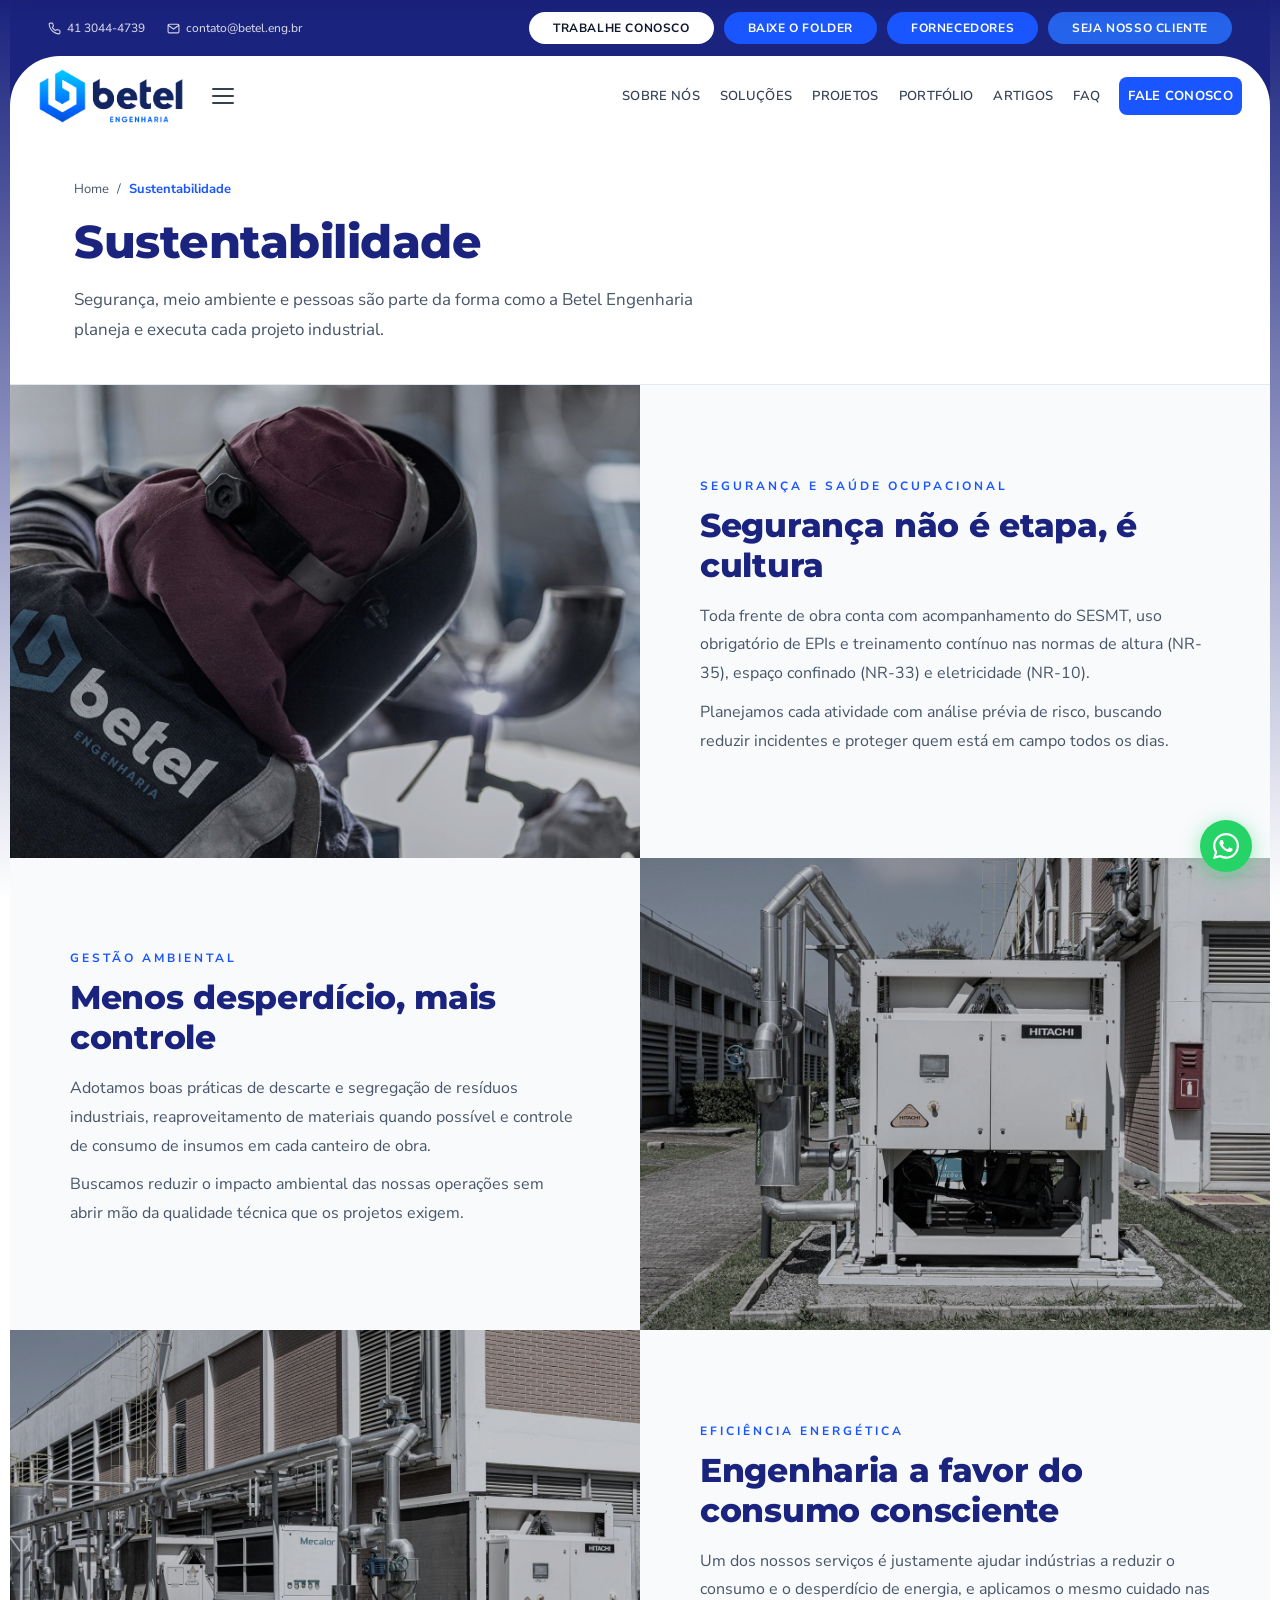
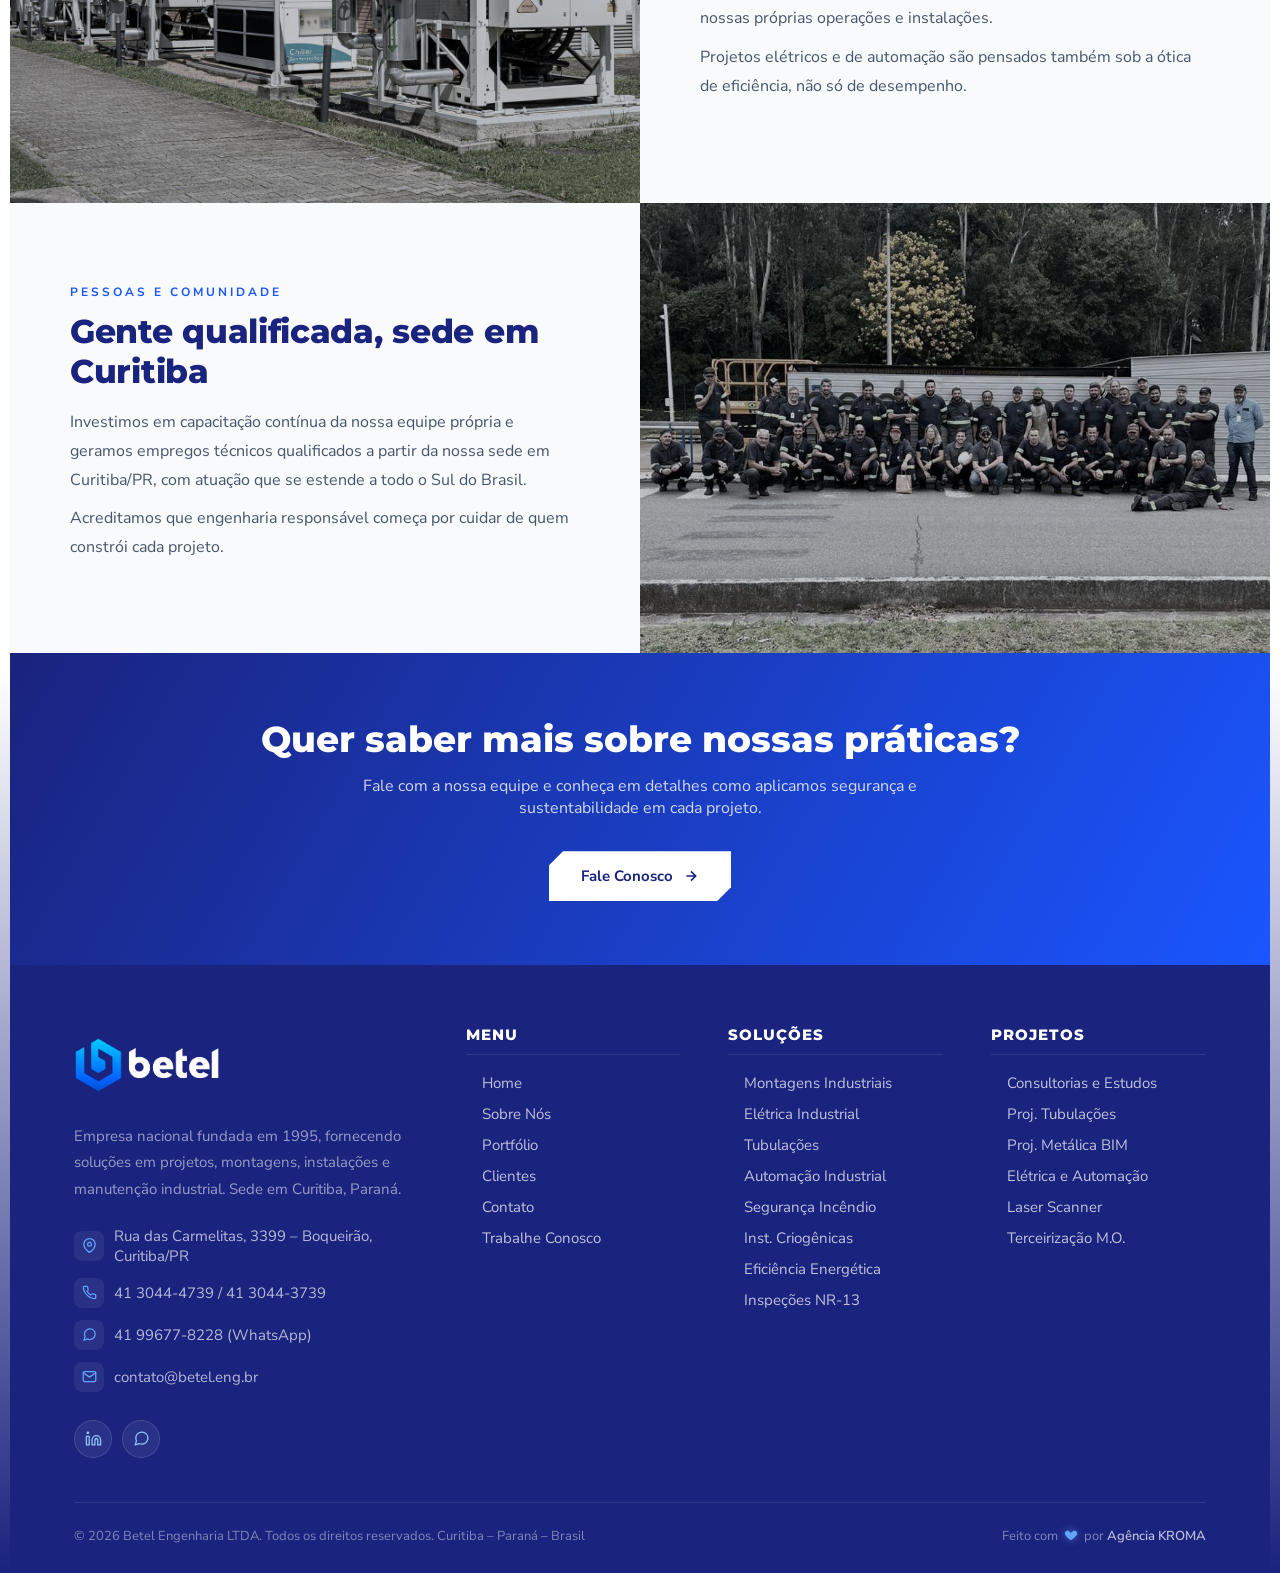
<file: sustentabilidade.html>
<!DOCTYPE html>
<html lang="pt-BR">
<head>
<meta charset="UTF-8">
<meta name="viewport" content="width=device-width, initial-scale=1.0">
<title>Sustentabilidade | Betel Engenharia | Segurança, Meio Ambiente e Pessoas</title>
<meta name="description" content="Conheça o compromisso da Betel Engenharia com segurança do trabalho, gestão ambiental, eficiência energética e desenvolvimento das pessoas e da comunidade em Curitiba/PR.">
<meta name="keywords" content="sustentabilidade betel engenharia, segurança do trabalho, gestão ambiental, eficiência energética, responsabilidade social">
<link rel="preconnect" href="https://fonts.googleapis.com">
<link rel="preconnect" href="https://fonts.gstatic.com" crossorigin>
<link href="https://fonts.googleapis.com/css2?family=Montserrat:wght@500;600;700;800&family=Nunito+Sans:wght@400;500;600;700;800&display=swap" rel="stylesheet">
<link rel="icon" href="img/betel-logo-header-trimmed.png">
<style>
  :root {
    --blue:#1A56FF;--blue-dark:#1A237E;--blue-mid:#2563EB;--blue-light:#EEF3FF;
    --dark:#0F172A;--dark-2:#1E293B;--gray-100:#F8FAFC;--gray-200:#F1F5F9;
    --gray-300:#E2E8F0;--gray-600:#475569;--gray-700:#334155;--white:#FFFFFF;
    --font-head:'Montserrat',sans-serif;--font-body:'Nunito Sans',sans-serif;
  }
  *{margin:0;padding:0;box-sizing:border-box;}
  body{font-family:var(--font-body);color:var(--dark);background:var(--white);overflow-x:hidden;font-size:16px;}

  /* TOP BAR */
  .topbar{background:#1A237E;color:rgba(255,255,255,.85);font-size:13px;font-weight:500;padding:8px 48px;display:flex;justify-content:flex-end;align-items:center;gap:24px;}
  .topbar a{color:rgba(255,255,255,.85);text-decoration:none;display:flex;align-items:center;gap:6px;transition:color .2s;}
  .topbar a:hover{color:#93C5FD;}
  .topbar-dot{width:3px;height:3px;background:rgba(255,255,255,.35);border-radius:50%;}

  /* NAVBAR */
  nav{background:var(--white);border-bottom:1px solid var(--gray-300);padding:0 48px;display:flex;align-items:center;justify-content:space-between;position:sticky;top:0;z-index:200;box-shadow:0 1px 16px rgba(26,86,255,.06);}
  .nav-left{display:flex;align-items:center;gap:20px;}
  .logo{padding:12px 0;display:block;}
  .logo img{height:56px;width:auto;display:block;}

  /* HAMBURGER */
  .hamburger{display:flex;flex-direction:column;justify-content:center;gap:5px;cursor:pointer;padding:8px;border:none;background:transparent;border-radius:6px;transition:background .2s;}
  .hamburger:hover{background:var(--gray-200);}
  .hamburger span{display:block;width:22px;height:2px;background:var(--gray-700);border-radius:2px;transition:transform .3s, opacity .3s;}
  .hamburger.open span:nth-child(1){transform:translateY(7px) rotate(45deg);}
  .hamburger.open span:nth-child(2){opacity:0;}
  .hamburger.open span:nth-child(3){transform:translateY(-7px) rotate(-45deg);}

  /* MEGA MENU */
  .mega-menu{position:fixed;top:0;left:0;right:0;bottom:0;background:var(--white);z-index:300;padding:40px 64px;display:none;overflow-y:auto;}
  .mega-menu.open{display:block;animation:fadeIn .25s ease;}
  @keyframes fadeIn{from{opacity:0;transform:translateY(-10px)}to{opacity:1;transform:translateY(0)}}
  .mega-top{display:flex;align-items:center;justify-content:space-between;margin-bottom:52px;padding-bottom:20px;border-bottom:1px solid var(--gray-300);}
  .mega-top .logo img{height:44px;}
  .mega-close{width:40px;height:40px;border:none;background:var(--gray-200);border-radius:50%;cursor:pointer;display:flex;align-items:center;justify-content:center;font-size:20px;color:var(--gray-700);transition:background .2s;}
  .mega-close:hover{background:var(--gray-300);}
  .mega-grid{display:grid;grid-template-columns:repeat(4,1fr);gap:48px;}
  .mega-col h4{font-family:var(--font-head);font-size:13px;font-weight:800;color:var(--dark);text-transform:uppercase;letter-spacing:2px;margin-bottom:20px;padding-bottom:10px;border-bottom:2px solid var(--blue);}
  .mega-col ul{list-style:none;}
  .mega-col ul li{margin-bottom:14px;}
  .mega-col ul a{font-size:17px;color:var(--gray-600);text-decoration:none;font-weight:400;display:flex;align-items:center;gap:8px;transition:color .2s,gap .2s;}
  .mega-col ul a::before{content:'→';font-size:11px;color:var(--blue);opacity:0;transition:opacity .2s;}
  .mega-col ul a:hover{color:var(--blue);gap:12px;}
  .mega-col ul a:hover::before{opacity:1;}

  .nav-links{display:flex;list-style:none;align-items:center;gap:2px;}
  .nav-links a{text-decoration:none;color:var(--gray-700);font-size:15px;font-weight:600;padding:20px 14px;display:block;transition:color .2s;position:relative;}
  .nav-links a::after{content:'';position:absolute;bottom:0;left:14px;right:14px;height:3px;background:var(--blue);border-radius:3px 3px 0 0;transform:scaleX(0);transition:transform .25s;}
  .nav-links a:hover{color:var(--blue);}
  .nav-links a:hover::after{transform:scaleX(1);}
  .nav-links a.active{color:var(--blue);}
  .nav-links a.active::after{transform:scaleX(1);}
  .nav-cta{background:var(--blue)!important;color:var(--white)!important;padding:10px 22px!important;border-radius:8px!important;font-weight:700!important;margin-left:8px;transition:background .2s!important;}
  .nav-cta:hover{background:var(--blue-dark)!important;}
  .nav-cta::after{display:none!important;}

  .hero-btn{display:inline-flex;align-items:center;gap:10px;background:var(--blue);color:var(--white);text-decoration:none;font-size:15px;font-weight:700;padding:15px 32px;border-radius:10px;width:fit-content;transition:background .2s,transform .2s,box-shadow .2s;box-shadow:0 4px 20px rgba(26,86,255,.35);}
  .hero-btn:hover{background:#2563EB;transform:translateY(-2px);box-shadow:0 8px 28px rgba(26,86,255,.45);}

  /* SEGMENTOS-STYLE GRID */
  .segmentos{background:var(--blue-light);padding:72px 64px;position:relative;overflow:hidden;}
  #seg-canvas{position:absolute;inset:0;pointer-events:none;z-index:0;}
  .seg-orb{position:absolute;border-radius:50%;pointer-events:none;z-index:0;}
  .seg-orb-1{width:600px;height:600px;top:-200px;right:-150px;background:radial-gradient(circle,rgba(26,86,255,.10) 0%,transparent 65%);}
  .seg-orb-2{width:400px;height:400px;bottom:-100px;left:-100px;background:radial-gradient(circle,rgba(14,116,233,.09) 0%,transparent 65%);}

  .segmentos-headline{text-align:center;margin-bottom:48px;position:relative;z-index:1;}
  .segmentos-headline h2{font-family:var(--font-head);font-size:clamp(22px,2.2vw,30px);font-weight:800;color:var(--dark);margin-bottom:10px;}
  .segmentos-headline h2 em{color:var(--blue);font-style:normal;}
  .segmentos-headline p{font-size:16px;color:var(--gray-600);}

  .segmentos-grid{display:grid;grid-template-columns:repeat(3,1fr);gap:16px;position:relative;z-index:1;}
  .seg-card{background:var(--white);padding:28px 26px 24px;border:1px solid var(--gray-300);border-radius:16px;transition:background .3s,border-color .3s,transform .3s,box-shadow .3s;position:relative;overflow:hidden;box-shadow:0 2px 14px rgba(15,23,42,.05);}
  .seg-card:hover{background:var(--blue-light);border-color:rgba(26,86,255,.35);transform:translateY(-4px);box-shadow:0 14px 30px rgba(26,86,255,.14);}
  .seg-card::before{content:'';position:absolute;inset:0;background:linear-gradient(120deg,transparent 30%,rgba(26,86,255,.05) 50%,transparent 70%);transform:translateX(-100%);transition:transform .55s ease;}
  .seg-card:hover::before{transform:translateX(100%);}

  .seg-icon{width:52px;height:52px;background:rgba(26,86,255,.08);border:1px solid rgba(26,86,255,.22);border-radius:14px;display:flex;align-items:center;justify-content:center;margin-bottom:18px;}
  .seg-icon svg{width:26px;height:26px;stroke:var(--blue);fill:none;stroke-width:1.5;stroke-linecap:round;stroke-linejoin:round;}
  .seg-name{font-family:var(--font-head);font-size:18px;font-weight:800;color:var(--dark);margin-bottom:9px;}
  .seg-desc{font-size:15px;color:var(--gray-600);line-height:1.65;}

  /* PÁGINA SECUNDÁRIA — SEM HERO, APENAS TÍTULO */
  .page-title-simple{padding:44px 64px 40px;background:var(--white);border-bottom:1px solid var(--gray-300);}
  .breadcrumb{display:flex;align-items:center;gap:8px;font-size:13px;color:var(--gray-600);margin-bottom:18px;}
  .breadcrumb a{color:var(--gray-600);text-decoration:none;transition:color .2s;}
  .breadcrumb a:hover{color:var(--blue);}
  .breadcrumb span.current{color:var(--blue);font-weight:700;}
  .page-title-simple h1{font-family:var(--font-head);font-size:clamp(30px,3.6vw,46px);font-weight:800;line-height:1.15;color:var(--dark);letter-spacing:-.5px;max-width:820px;}
  .page-title-simple h1 span{color:var(--blue);}
  .page-title-simple p{font-size:17px;line-height:1.75;color:var(--gray-600);max-width:660px;margin-top:16px;}

  /* PILARES — texto + imagem alternados */
  .pilar{display:grid;grid-template-columns:1fr 1fr;min-height:420px;background:var(--white);}
  .pilar-img{position:relative;overflow:hidden;background:#111;}
  .pilar-img img{width:100%;height:100%;object-fit:cover;display:block;filter:brightness(.8);}
  .pilar-content{background:var(--gray-100);padding:56px 60px;display:flex;flex-direction:column;justify-content:center;}
  .pilar-eyebrow{font-size:12px;text-transform:uppercase;letter-spacing:3px;color:var(--blue);font-weight:700;margin-bottom:12px;}
  .pilar-content h2{font-family:var(--font-head);font-size:clamp(24px,2.6vw,34px);font-weight:800;line-height:1.2;color:var(--dark);margin-bottom:16px;letter-spacing:-.3px;}
  .pilar-content p{font-size:16px;line-height:1.8;color:var(--gray-600);margin-bottom:10px;}
  .pilar.reverse .pilar-img{order:2;}
  .pilar.reverse .pilar-content{order:1;}

  /* CTA STRIP */
  .cta-strip{background:linear-gradient(120deg,var(--blue-dark),var(--blue));padding:64px;text-align:center;position:relative;overflow:hidden;}
  .cta-strip h2{font-family:var(--font-head);font-size:clamp(24px,2.8vw,36px);font-weight:800;color:var(--white);margin-bottom:14px;}
  .cta-strip p{font-size:16px;color:rgba(255,255,255,.8);margin-bottom:32px;max-width:560px;margin-left:auto;margin-right:auto;}
  .cta-strip .hero-btn{background:var(--white);color:var(--blue-dark);margin:0 auto;box-shadow:0 8px 24px rgba(0,0,0,.2);}
  .cta-strip .hero-btn:hover{background:var(--gray-100);}

  /* FOOTER */
  footer{background-color:#1A237E;padding:60px 64px 28px;}
  .footer-grid{display:grid;grid-template-columns:1.6fr 1fr 1fr 1fr;gap:48px;margin-bottom:44px;}
  .footer-logo{display:block;margin-bottom:18px;}
  .footer-logo img{height:50px;width:auto;}
  .footer-tagline{font-size:15px;line-height:1.75;color:rgba(255,255,255,.55);margin-bottom:24px;}
  .footer-contact{display:flex;flex-direction:column;gap:12px;margin-bottom:28px;}
  .fci{display:flex;align-items:center;gap:10px;font-size:15px;color:rgba(255,255,255,.68);}
  .fci a{color:rgba(255,255,255,.68);text-decoration:none;transition:color .2s;}
  .fci a:hover{color:#fff;}
  .fci-icon{width:30px;height:30px;background:rgba(255,255,255,.07);border-radius:8px;display:flex;align-items:center;justify-content:center;flex-shrink:0;}
  .fci-icon svg{width:15px;height:15px;stroke:#60A5FA;fill:none;stroke-width:2;stroke-linecap:round;stroke-linejoin:round;}
  .footer-social{display:flex;gap:10px;}
  .footer-social a{width:38px;height:38px;border-radius:50%;background:rgba(255,255,255,.07);border:1px solid rgba(255,255,255,.12);display:flex;align-items:center;justify-content:center;transition:background .2s,border-color .2s,transform .2s;}
  .footer-social a svg{width:17px;height:17px;stroke:#93C5FD;fill:none;stroke-width:1.8;stroke-linecap:round;stroke-linejoin:round;transition:stroke .2s;}
  .footer-social a:hover{background:var(--blue);border-color:var(--blue);transform:translateY(-3px);}
  .footer-social a:hover svg{stroke:#fff;}
  .footer-col h4{font-family:var(--font-head);font-size:15px;font-weight:800;color:var(--white);text-transform:uppercase;letter-spacing:1px;margin-bottom:18px;padding-bottom:10px;border-bottom:1px solid rgba(255,255,255,.1);}
  .footer-col ul{list-style:none;}
  .footer-col ul li{margin-bottom:11px;}
  .footer-col ul a{font-size:15px;color:rgba(255,255,255,.72);text-decoration:none;transition:color .2s;display:flex;align-items:center;gap:6px;}
  .footer-col ul a::before{content:'→';font-size:10px;color:#60A5FA;opacity:0;transition:opacity .2s;}
  .footer-col ul a:hover{color:#fff;}
  .footer-col ul a:hover::before{opacity:1;}
  .footer-bottom{border-top:1px solid rgba(255,255,255,.1);padding-top:24px;display:flex;justify-content:space-between;align-items:center;font-size:13px;color:rgba(255,255,255,.45);flex-wrap:wrap;gap:8px;}
  .footer-bottom a{color:rgba(255,255,255,.7);text-decoration:none;font-weight:600;transition:color .2s;}
  .footer-bottom a:hover{color:#fff;}

  /* WA FLOAT */
  .wa-float{position:fixed;bottom:28px;right:28px;width:52px;height:52px;background:#25D366;border-radius:50%;display:flex;align-items:center;justify-content:center;box-shadow:0 4px 20px rgba(37,211,102,.45);z-index:200;text-decoration:none;transition:transform .3s;}
  .wa-float:hover{transform:scale(1.1);}
  .wa-float svg{width:26px;height:26px;fill:#fff;}

  /* RESPONSIVO */
  @media (max-width: 1024px){
    body{background:var(--gray-300);}
    .site-frame{margin:0 10px 10px;}
    .topbar{padding:7px 24px;gap:16px;font-size:12px;}
    .topbar a svg{width:11px;height:11px;}
    nav{padding:0 24px;}
    .logo img{height:46px;}
    .nav-links{gap:0;}
    .nav-links li:not(:last-child){display:none;}
    .nav-links a{padding:16px 10px;}
    .nav-cta{padding:9px 16px!important;font-size:14px!important;}
    .mega-menu{padding:28px 32px;}
    .mega-grid{grid-template-columns:repeat(2,1fr);gap:32px 24px;}
    .segmentos{padding:56px 32px;}
    .segmentos-grid{grid-template-columns:repeat(2,1fr);}
    .page-title-simple{padding:36px 32px 32px;}
    .pilar{grid-template-columns:1fr;min-height:auto;}
    .pilar-img{min-height:300px;}
    .pilar.reverse .pilar-img{order:-1;}
    .pilar-content{padding:44px 32px;}
    footer{padding:48px 32px 24px;}
    .footer-grid{grid-template-columns:1fr 1fr;gap:36px;}
    .cta-strip{padding:48px 32px;}
  }
  @media (max-width: 768px){
    .topbar{display:none;}
    nav{padding:0 16px;}
    .logo img{height:40px;}
    .nav-left{gap:10px;}
    .mega-menu{padding:20px 20px;}
    .mega-top{margin-bottom:32px;padding-bottom:16px;}
    .mega-top .logo img{height:36px;}
    .mega-grid{grid-template-columns:1fr;gap:28px;}
    .segmentos{padding:44px 20px;}
    .segmentos-headline{margin-bottom:32px;}
    .segmentos-grid{grid-template-columns:1fr;gap:14px;}
    .page-title-simple{padding:28px 20px 26px;}
    .page-title-simple p{font-size:16px;}
    .pilar-img{min-height:240px;}
    .pilar-content{padding:36px 20px;}
    footer{padding:40px 20px 20px;}
    .footer-grid{grid-template-columns:1fr;gap:32px;margin-bottom:32px;}
    .footer-social{flex-wrap:wrap;}
    .footer-bottom{flex-direction:column;align-items:flex-start;gap:10px;}
    .wa-float{width:48px;height:48px;bottom:20px;right:20px;}
    .wa-float svg{width:24px;height:24px;}
    .cta-strip{padding:40px 20px;}
  }

  /* =========================================================
     AJUSTES 11/2026
     ========================================================= */
  /* Menu e barra superior em caixa alta */
  .nav-links a,.topbar-btn,.topbar a,.topbar-nav a,.mega-actions a{text-transform:uppercase;letter-spacing:.6px;}
  .nav-links a{font-size:14px;}
  .topbar a[href^="mailto"],.topbar-nav a[href^="mailto"]{text-transform:none!important;letter-spacing:0!important;}

  /* Titulos em uma cor so (azul escuro), sem destaque em duas cores */
  .hero-title,.section-title,.sobre-title,.equipe-text h2,.segmentos-headline h2,.clientes-header h2,
  .section-header-center h2,.page-title-simple h1,.apresentacao h2,.pilar-content h2,.mvv-card h3{color:var(--blue-dark);}
  h1 span,h1 em,h2 span,h2 em,.hero-title span,.page-banner-title span,.section-title span{
    color:inherit!important;background:none!important;-webkit-text-fill-color:currentColor!important;font-style:normal;}

  /* Sem "baloes": rotulos viram texto simples */
  .hero-eyebrow{background:none!important;border:none!important;padding:0!important;border-radius:0!important;}
  .artigo-tag,.seg-badge{background:none!important;padding:0!important;border-radius:0!important;color:var(--blue)!important;}

  /* Topicos (substituem os baloes de termos) */
  .topicos{text-align:left;list-style:none;margin:0 0 28px;padding:0;display:flex;flex-direction:column;gap:10px;}
  .topicos li{position:relative;padding-left:26px;font-size:16px;font-weight:600;color:var(--gray-700);line-height:1.45;}
  .topicos li::before{content:'';position:absolute;left:0;top:5px;width:14px;height:14px;border-radius:3px;
    background:var(--blue);-webkit-mask:url("data:image/svg+xml,%3Csvg xmlns='http://www.w3.org/2000/svg' viewBox='0 0 24 24'%3E%3Cpath d='M20 6L9 17l-5-5' fill='none' stroke='black' stroke-width='4' stroke-linecap='round' stroke-linejoin='round'/%3E%3C/svg%3E") center/contain no-repeat;
    mask:url("data:image/svg+xml,%3Csvg xmlns='http://www.w3.org/2000/svg' viewBox='0 0 24 24'%3E%3Cpath d='M20 6L9 17l-5-5' fill='none' stroke='black' stroke-width='4' stroke-linecap='round' stroke-linejoin='round'/%3E%3C/svg%3E") center/contain no-repeat;}

  /* Videos de fundo mais discretos, no mesmo tom das fotos */
  .video-hero video{filter:saturate(.4) brightness(.95)!important;}

  /* Cards dos carrosseis agora sao links */
  a.card{display:block;text-decoration:none;color:inherit;}

  /* Botao voltar ao topo */
  .to-top{position:fixed;right:30px;bottom:92px;width:46px;height:46px;border-radius:50%;border:none;cursor:pointer;
    background:var(--blue-dark);color:#fff;display:flex;align-items:center;justify-content:center;z-index:199;
    box-shadow:0 4px 16px rgba(15,23,42,.25);opacity:0;visibility:hidden;transform:translateY(10px);
    transition:opacity .25s,transform .25s,visibility .25s,background .2s;}
  .to-top.show{opacity:1;visibility:visible;transform:translateY(0);}
  .to-top:hover{background:var(--blue);}
  .to-top svg{width:20px;height:20px;}
  @media (max-width:768px){.to-top{right:22px;bottom:80px;width:42px;height:42px;}}

  /* =========================================================
     AJUSTES 18/11/2026
     ========================================================= */
  /* Botoes com cantos chanfrados (sup. esquerdo e inf. direito) */
  .hero-btn,.sobre-btn,.cf-submit,.btn-chanfro{border-radius:0!important;
    clip-path:polygon(14px 0,100% 0,100% calc(100% - 14px),calc(100% - 14px) 100%,0 100%,0 14px);}
  .pf-filter{border-radius:0!important;
    clip-path:polygon(9px 0,100% 0,100% calc(100% - 9px),calc(100% - 9px) 100%,0 100%,0 9px);}
  .hero-btn:hover,.sobre-btn:hover,.cf-submit:hover{transform:none!important;}

  /* Icone dos topicos igual ao da pagina Solucoes (check em circulo) */
  .topicos li{padding-left:30px;}
  .topicos li::before{width:20px!important;height:20px!important;top:0!important;border-radius:0!important;
    -webkit-mask:url("data:image/svg+xml,%3Csvg xmlns='http://www.w3.org/2000/svg' viewBox='0 0 24 24' fill='none' stroke='black' stroke-width='2' stroke-linecap='round' stroke-linejoin='round'%3E%3Ccircle cx='12' cy='12' r='9'/%3E%3Cpath d='M9 12l2 2 4-4'/%3E%3C/svg%3E") center/contain no-repeat!important;mask:url("data:image/svg+xml,%3Csvg xmlns='http://www.w3.org/2000/svg' viewBox='0 0 24 24' fill='none' stroke='black' stroke-width='2' stroke-linecap='round' stroke-linejoin='round'%3E%3Ccircle cx='12' cy='12' r='9'/%3E%3Cpath d='M9 12l2 2 4-4'/%3E%3C/svg%3E") center/contain no-repeat!important;}


  /* Assinatura KROMA: coracao pulsando no azul claro do tema */
  .kroma-heart{display:inline-flex;vertical-align:-2px;margin:0 3px;animation:kromaPulse 1.2s ease-in-out infinite;transform-origin:center;}
  .kroma-heart svg{fill:#60A5FA;filter:drop-shadow(0 0 4px rgba(96,165,250,.55));}
  @keyframes kromaPulse{0%,100%{transform:scale(1)}15%{transform:scale(1.25)}30%{transform:scale(1)}45%{transform:scale(1.18)}60%{transform:scale(1)}}
  @media (prefers-reduced-motion:reduce){.kroma-heart{animation:none;}}

  /* Menu com 7 itens: nao quebrar linha em telas medias */
  nav .nav-links a{white-space:nowrap;}
  @media (min-width:1025px) and (max-width:1280px){nav .nav-links a{padding-left:9px!important;padding-right:9px!important;font-size:13px!important;letter-spacing:.3px!important;} nav{padding:0 28px!important;}}

  /* Moldura do site: todo o conteudo dentro das barras laterais em degrade (desktop) */
  @media (min-width:1025px){
    .site-frame{padding:0 10px;background:linear-gradient(180deg,#1A237E 0,#FFFFFF 900px,#FFFFFF calc(100% - 900px),#1A237E 100%);}
    .header-wrap nav{margin:0!important;}
    .hero-frame{padding:0!important;background:none!important;}
    .video-hero{left:10px!important;right:10px!important;width:auto!important;}
  }
</style>
<link rel="stylesheet" href="css/topo.css">
</head>
<body>
<div class="site-frame">

<!-- HEADER (topbar + navbar sobre fundo navy contínuo) -->
<div class="header-wrap" id="headerWrap">

  <!-- TOP BAR -->
  <div class="topbar">
    <div class="topbar-nav">
      <a href="tel:4130444739" class="topbar-tel"><svg width="13" height="13" viewBox="0 0 24 24" fill="none" stroke="currentColor" stroke-width="2"><path d="M22 16.92v3a2 2 0 01-2.18 2 19.79 19.79 0 01-8.63-3.07 19.5 19.5 0 01-6-6 19.79 19.79 0 01-3.07-8.67A2 2 0 014.11 2h3a2 2 0 012 1.72c.127.96.361 1.903.7 2.81a2 2 0 01-.45 2.11L8.09 9.91a16 16 0 006 6l1.27-1.27a2 2 0 012.11-.45c.907.339 1.85.573 2.81.7A2 2 0 0122 16.92z"/></svg>41 3044-4739</a>
      <a href="mailto:contato@betel.eng.br" class="topbar-tel"><svg width="13" height="13" viewBox="0 0 24 24" fill="none" stroke="currentColor" stroke-width="2"><path d="M4 4h16c1.1 0 2 .9 2 2v12c0 1.1-.9 2-2 2H4c-1.1 0-2-.9-2-2V6c0-1.1.9-2 2-2z"/><polyline points="22,6 12,13 2,6"/></svg>contato@betel.eng.br</a>
    </div>
    <div class="topbar-right">
      <a href="trabalhe-conosco.html" class="topbar-btn tb-white">Trabalhe Conosco</a>
      <a href="downloads/folder-betel-2026.pdf" class="topbar-btn tb-blue" target="_blank">Baixe o Folder</a>
      <a href="fornecedores.html" class="topbar-btn tb-blue">Fornecedores</a>
      <a href="seja-nosso-cliente.html" class="topbar-btn tb-blue-alt">Seja Nosso Cliente</a>
    </div>
  </div>

  <!-- NAVBAR -->
  <nav>
    <div class="nav-left">
      <a href="index.html" class="logo">
        <img src="img/betel-logo-header-trimmed.png" alt="Betel Engenharia">
      </a>
      <button class="hamburger" id="hambBtn" onclick="toggleMenu()" aria-label="Menu">
        <span></span><span></span><span></span>
      </button>
    </div>
    <ul class="nav-links">
      <li><a href="sobre-nos.html">Sobre Nós</a></li>
      <li><a href="solucoes.html">Soluções</a></li>
      <li><a href="projetos.html">Projetos</a></li>
      <li><a href="portfolio.html">Portfólio</a></li>
      <li><a href="artigos.html">Artigos</a></li>
      <li><a href="faq.html">FAQ</a></li>
      <li><a href="contato.html" class="nav-cta">Fale Conosco</a></li>
    </ul>
  </nav>
</div>

<!-- NAVBAR FIXA (desce no scroll) -->
<div class="nav-sticky" id="navSticky">
  <div class="nav-left">
    <a href="index.html" class="logo">
      <img src="img/betel-logo-header-trimmed.png" alt="Betel Engenharia">
    </a>
    <button class="hamburger" onclick="toggleMenu()" aria-label="Menu">
      <span></span><span></span><span></span>
    </button>
  </div>
  <ul class="nav-links">
    <li><a href="sobre-nos.html">Sobre Nós</a></li>
    <li><a href="solucoes.html">Serviços</a></li>
    <li><a href="artigos.html">Artigos</a></li>
    <li><a href="faq.html">FAQ</a></li>
    <li><a href="contato.html" class="nav-cta">Fale Conosco</a></li>
  </ul>
</div>

<!-- MEGA MENU -->
<div class="mega-menu" id="megaMenu">
  <div class="mega-top">
    <a href="index.html" class="logo">
      <img src="img/betel-logo-header-trimmed.png" alt="Betel Engenharia">
    </a>
    <button class="mega-close" onclick="toggleMenu()">✕</button>
  </div>
  <div class="mega-grid">
    <div class="mega-col">
      <h4>betel</h4>
      <ul>
        <li><a href="institucional.html">Institucional</a></li>
        <li><a href="equipe.html">Equipe</a></li>
        <li><a href="portfolio.html">Portfólio</a></li>
        <li><a href="certificacoes.html">Certificações</a></li>
        <li><a href="sustentabilidade.html">Sustentabilidade</a></li>
        <li><a href="artigos.html">Artigos</a></li>
        <li><a href="faq.html">FAQ</a></li>
      </ul>
    </div>
    <div class="mega-col mega-col-wide">
      <h4>serviços</h4>
      <ul>
        <li><a href="solucoes.html#montagens">Montagens Industriais</a></li>
        <li><a href="solucoes.html#eletrica">Elétrica Industrial</a></li>
        <li><a href="solucoes.html#tubulacoes">Tubulações</a></li>
        <li><a href="solucoes.html#automacao">Automação Industrial</a></li>
        <li><a href="solucoes.html#criogenicas">Inst. Criogênicas</a></li>
        <li><a href="solucoes.html">Inst. de Gases Industriais</a></li>
        <li><a href="solucoes.html#incendio">Seg. Contra Incêndio</a></li>
        <li><a href="solucoes.html#eficiencia">Eficiência Energética</a></li>
        <li><a href="solucoes.html#inspecoes">Inspeções NR-13</a></li>
        <li><a href="projetos.html#consultorias">Consultorias e Estudos</a></li>
        <li><a href="projetos.html#tubulacoes">Proj. Tubulações</a></li>
        <li><a href="projetos.html#metalica-bim">Proj. Metálica (BIM)</a></li>
        <li><a href="projetos.html#eletrica-automacao">Elétrica e Automação</a></li>
        <li><a href="projetos.html#laser-scanner">Laser Scanner</a></li>
        <li><a href="projetos.html#terceirizacao">Terceirização M.O.</a></li>
      </ul>
    </div>
    <div class="mega-col">
      <h4>contatos</h4>
      <ul>
        <li><a href="contato.html">Fale Conosco</a></li>
        <li><a href="seja-nosso-cliente.html">Seja Nosso Cliente</a></li>
        <li><a href="trabalhe-conosco.html">Trabalhe Conosco</a></li>
        <li><a href="fornecedores.html">Fornecedores</a></li>
      </ul>
    </div>
  </div>
</div>

<!-- TÍTULO DA PÁGINA (sem hero) -->
<section class="page-title-simple">
  <div class="breadcrumb"><a href="index.html">Home</a><span>/</span><span class="current">Sustentabilidade</span></div>
  <h1>Sustentabilidade</h1>
  <p>Segurança, meio ambiente e pessoas são parte da forma como a Betel Engenharia planeja e executa cada projeto industrial.</p>
</section>

<!-- PILARES -->
<section class="pilar">
  <div class="pilar-img"><img loading="lazy" src="img/fotos/equipe-solda.jpg" alt="Segurança do trabalho em obra industrial da Betel Engenharia"></div>
  <div class="pilar-content">
    <div class="pilar-eyebrow">Segurança e Saúde Ocupacional</div>
    <h2>Segurança não é etapa, é cultura</h2>
    <p>Toda frente de obra conta com acompanhamento do SESMT, uso obrigatório de EPIs e treinamento contínuo nas normas de altura (NR-35), espaço confinado (NR-33) e eletricidade (NR-10).</p>
    <p>Planejamos cada atividade com análise prévia de risco, buscando reduzir incidentes e proteger quem está em campo todos os dias.</p>
  </div>
</section>

<section class="pilar reverse">
  <div class="pilar-img"><img loading="lazy" src="img/fotos/pf-utilidades-3.jpg" alt="Gestão ambiental em canteiro de obras industrial"></div>
  <div class="pilar-content">
    <div class="pilar-eyebrow">Gestão Ambiental</div>
    <h2>Menos desperdício, mais controle</h2>
    <p>Adotamos boas práticas de descarte e segregação de resíduos industriais, reaproveitamento de materiais quando possível e controle de consumo de insumos em cada canteiro de obra.</p>
    <p>Buscamos reduzir o impacto ambiental das nossas operações sem abrir mão da qualidade técnica que os projetos exigem.</p>
  </div>
</section>

<section class="pilar">
  <div class="pilar-img"><img loading="lazy" src="img/fotos/sol-eficiencia.jpg" alt="Projeto de eficiência energética industrial"></div>
  <div class="pilar-content">
    <div class="pilar-eyebrow">Eficiência Energética</div>
    <h2>Engenharia a favor do consumo consciente</h2>
    <p>Um dos nossos serviços é justamente ajudar indústrias a reduzir o consumo e o desperdício de energia, e aplicamos o mesmo cuidado nas nossas próprias operações e instalações.</p>
    <p>Projetos elétricos e de automação são pensados também sob a ótica de eficiência, não só de desempenho.</p>
  </div>
</section>

<section class="pilar reverse">
  <div class="pilar-img"><img loading="lazy" src="img/fotos/sobre-historia.jpg" alt="Equipe da Betel Engenharia reunida"></div>
  <div class="pilar-content">
    <div class="pilar-eyebrow">Pessoas e Comunidade</div>
    <h2>Gente qualificada, sede em Curitiba</h2>
    <p>Investimos em capacitação contínua da nossa equipe própria e geramos empregos técnicos qualificados a partir da nossa sede em Curitiba/PR, com atuação que se estende a todo o Sul do Brasil.</p>
    <p>Acreditamos que engenharia responsável começa por cuidar de quem constrói cada projeto.</p>
  </div>
</section>

<!-- CTA -->
<section class="cta-strip">
  <h2>Quer saber mais sobre nossas práticas?</h2>
  <p>Fale com a nossa equipe e conheça em detalhes como aplicamos segurança e sustentabilidade em cada projeto.</p>
  <a href="contato.html" class="hero-btn">Fale Conosco <svg width="16" height="16" viewBox="0 0 24 24" fill="none" stroke="currentColor" stroke-width="2.5"><path d="M5 12h14M12 5l7 7-7 7"/></svg></a>
</section>

<!-- FOOTER -->
<footer>
  <div class="footer-grid">
    <div>
      <a href="index.html" class="logo footer-logo">
        <img src="img/betel-logo-footer-trimmed.png" alt="Betel Engenharia">
      </a>
      <p class="footer-tagline">Empresa nacional fundada em 1995, fornecendo soluções em projetos, montagens, instalações e manutenção industrial. Sede em Curitiba, Paraná.</p>
      <div class="footer-contact">
        <div class="fci"><div class="fci-icon"><svg viewBox="0 0 24 24"><path d="M21 10c0 7-9 13-9 13s-9-6-9-13a9 9 0 0118 0z"/><circle cx="12" cy="10" r="3"/></svg></div><a href="https://maps.app.goo.gl/fPSEUR7VWBMyC5i99" target="_blank">Rua das Carmelitas, 3399 – Boqueirão, Curitiba/PR</a></div>
        <div class="fci"><div class="fci-icon"><svg viewBox="0 0 24 24"><path d="M22 16.92v3a2 2 0 01-2.18 2 19.79 19.79 0 01-8.63-3.07 19.5 19.5 0 01-6-6 19.79 19.79 0 01-3.07-8.67A2 2 0 014.11 2h3a2 2 0 012 1.72c.127.96.361 1.903.7 2.81a2 2 0 01-.45 2.11L8.09 9.91a16 16 0 006 6l1.27-1.27a2 2 0 012.11-.45c.907.339 1.85.573 2.81.7A2 2 0 0122 16.92z"/></svg></div><a href="tel:4130444739">41 3044-4739 / 41 3044-3739</a></div>
        <div class="fci"><div class="fci-icon"><svg viewBox="0 0 24 24"><path d="M21 11.5a8.38 8.38 0 01-.9 3.8 8.5 8.5 0 01-7.6 4.7 8.38 8.38 0 01-3.8-.9L3 21l1.9-5.7a8.38 8.38 0 01-.9-3.8 8.5 8.5 0 014.7-7.6 8.38 8.38 0 013.8-.9h.5a8.48 8.48 0 018 8v.5z"/></svg></div><a href="https://wa.me/5541996778228">41 99677-8228 (WhatsApp)</a></div>
        <div class="fci"><div class="fci-icon"><svg viewBox="0 0 24 24"><path d="M4 4h16c1.1 0 2 .9 2 2v12c0 1.1-.9 2-2 2H4c-1.1 0-2-.9-2-2V6c0-1.1.9-2 2-2z"/><polyline points="22,6 12,13 2,6"/></svg></div><a href="mailto:contato@betel.eng.br">contato@betel.eng.br</a></div>
      </div>
      <div class="footer-social">
        <a href="https://linkedin.com/company/betel-engenharia" target="_blank" title="LinkedIn"><svg viewBox="0 0 24 24"><path d="M16 8a6 6 0 016 6v7h-4v-7a2 2 0 00-2-2 2 2 0 00-2 2v7h-4v-7a6 6 0 016-6zM2 9h4v12H2z"/><circle cx="4" cy="4" r="2" fill="#93C5FD" stroke="none"/></svg></a>
        <a href="https://wa.me/5541996778228" target="_blank" title="WhatsApp"><svg viewBox="0 0 24 24"><path d="M21 11.5a8.38 8.38 0 01-.9 3.8 8.5 8.5 0 01-7.6 4.7 8.38 8.38 0 01-3.8-.9L3 21l1.9-5.7a8.38 8.38 0 01-.9-3.8 8.5 8.5 0 014.7-7.6 8.38 8.38 0 013.8-.9h.5a8.48 8.48 0 018 8v.5z"/></svg></a>
      </div>
    </div>
    <div class="footer-col">
      <h4>Menu</h4>
      <ul>
        <li><a href="index.html">Home</a></li><li><a href="sobre-nos.html">Sobre Nós</a></li>
        <li><a href="portfolio.html">Portfólio</a></li><li><a href="index.html#clientes">Clientes</a></li><li><a href="contato.html">Contato</a></li><li><a href="trabalhe-conosco.html">Trabalhe Conosco</a></li>
      </ul>
    </div>
    <div class="footer-col">
      <h4>Soluções</h4>
      <ul>
        <li><a href="solucoes.html#montagens">Montagens Industriais</a></li><li><a href="solucoes.html#eletrica">Elétrica Industrial</a></li>
        <li><a href="solucoes.html#tubulacoes">Tubulações</a></li><li><a href="solucoes.html#automacao">Automação Industrial</a></li>
        <li><a href="solucoes.html#incendio">Segurança Incêndio</a></li><li><a href="solucoes.html#criogenicas">Inst. Criogênicas</a></li>
        <li><a href="solucoes.html#eficiencia">Eficiência Energética</a></li><li><a href="solucoes.html#inspecoes">Inspeções NR-13</a></li>
      </ul>
    </div>
    <div class="footer-col">
      <h4>Projetos</h4>
      <ul>
        <li><a href="projetos.html#consultorias">Consultorias e Estudos</a></li><li><a href="projetos.html#tubulacoes">Proj. Tubulações</a></li>
        <li><a href="projetos.html#metalica-bim">Proj. Metálica BIM</a></li><li><a href="projetos.html#eletrica-automacao">Elétrica e Automação</a></li>
        <li><a href="projetos.html#laser-scanner">Laser Scanner</a></li><li><a href="projetos.html#terceirizacao">Terceirização M.O.</a></li>
      </ul>
    </div>
  </div>
  <div class="footer-bottom">
    <span>© 2026 Betel Engenharia LTDA. Todos os direitos reservados. Curitiba – Paraná – Brasil</span>
    <span>Feito com <span class="kroma-heart" aria-label="amor"><svg viewBox="0 0 24 24" width="14" height="14"><path d="M12 21s-7.5-4.6-10-9.3C.4 8.4 2.3 4.5 6 4.5c2.2 0 3.6 1.2 4.5 2.6.3.4.7.6 1.5.6s1.2-.2 1.5-.6c.9-1.4 2.3-2.6 4.5-2.6 3.7 0 5.6 3.9 4 7.2C19.5 16.4 12 21 12 21z"/></svg></span> por <a href="https://www.instagram.com/agenciakroma" target="_blank">Agência KROMA</a></span>
  </div>
</footer>
</div><!-- /site-frame -->

<a href="https://wa.me/5541996778228" class="wa-float" target="_blank" title="WhatsApp">
  <svg viewBox="0 0 24 24"><path d="M17.472 14.382c-.297-.149-1.758-.867-2.03-.967-.273-.099-.471-.148-.67.15-.197.297-.767.966-.94 1.164-.173.199-.347.223-.644.075-.297-.15-1.255-.463-2.39-1.475-.883-.788-1.48-1.761-1.653-2.059-.173-.297-.018-.458.13-.606.134-.133.298-.347.446-.52.149-.174.198-.298.298-.497.099-.198.05-.371-.025-.52-.075-.149-.669-1.612-.916-2.207-.242-.579-.487-.5-.669-.51-.173-.008-.371-.01-.57-.01-.198 0-.52.074-.792.372-.272.297-1.04 1.016-1.04 2.479 0 1.462 1.065 2.875 1.213 3.074.149.198 2.096 3.2 5.077 4.487.709.306 1.262.489 1.694.625.712.227 1.36.195 1.871.118.571-.085 1.758-.719 2.006-1.413.248-.694.248-1.289.173-1.413-.074-.124-.272-.198-.57-.347m-5.421 7.403h-.004a9.87 9.87 0 01-5.031-1.378l-.361-.214-3.741.982.998-3.648-.235-.374a9.86 9.86 0 01-1.51-5.26c.001-5.45 4.436-9.884 9.888-9.884 2.64 0 5.122 1.03 6.988 2.898a9.825 9.825 0 012.893 6.994c-.003 5.45-4.437 9.884-9.885 9.884m8.413-18.297A11.815 11.815 0 0012.05 0C5.495 0 .16 5.335.157 11.892c0 2.096.547 4.142 1.588 5.945L.057 24l6.305-1.654a11.882 11.882 0 005.683 1.448h.005c6.554 0 11.89-5.335 11.893-11.893a11.821 11.821 0 00-3.48-8.413Z"/></svg>
</a>

</div>
<script>
  function toggleMenu(){
    const btn=document.getElementById('hambBtn');
    const menu=document.getElementById('megaMenu');
    btn.classList.toggle('open');
    menu.classList.toggle('open');
    document.body.style.overflow=menu.classList.contains('open')?'hidden':'';
  }

  // Fecha o mega menu ao clicar em qualquer link dele.
  // Necessário porque links para uma âncora (#id) na MESMA página não recarregam
  // o documento — sem isso, o menu continuava aberto por cima do conteúdo e
  // parecia que o clique "não fazia nada" ao navegar entre itens de Soluções.
  document.querySelectorAll('.mega-menu a').forEach(function(link){
    link.addEventListener('click', function(){
      document.getElementById('hambBtn').classList.remove('open');
      document.getElementById('megaMenu').classList.remove('open');
      document.body.style.overflow='';
    });
  });
</script>

<button class="to-top" id="toTop" aria-label="Voltar ao topo" title="Voltar ao topo"><svg viewBox="0 0 24 24" fill="none" stroke="currentColor" stroke-width="2.5" stroke-linecap="round" stroke-linejoin="round"><path d="M12 19V5M5 12l7-7 7 7"/></svg></button>
<script>
  (function(){
    var b=document.getElementById('toTop');if(!b)return;
    function f(){b.classList.toggle('show',window.scrollY>500);}
    window.addEventListener('scroll',f,{passive:true});f();
    b.addEventListener('click',function(){window.scrollTo({top:0,behavior:'smooth'});});
  })();
</script>
<script>
  // Navbar fixa: desce quando o topo original sai de vista
  (function(){
    var wrap=document.getElementById('headerWrap'), sticky=document.getElementById('navSticky');
    if(!wrap||!sticky)return;
    var t=false;
    function check(){sticky.classList.toggle('show', window.scrollY > wrap.offsetHeight); t=false;}
    window.addEventListener('scroll',function(){if(!t){t=true;requestAnimationFrame(check);}},{passive:true});
    check();
  })();
</script>
<script>
  // Botoes flutuantes (WhatsApp e voltar ao topo) sobem para ficar 5px acima da linha do rodape
  (function(){
    var line=document.querySelector('.footer-bottom');
    var els=[document.querySelector('.wa-float'),document.getElementById('toTop')].filter(Boolean);
    if(!line||!els.length)return;
    var lift=0,t=false;
    function upd(){
      var low=0;
      els.forEach(function(e){var b=e.getBoundingClientRect().bottom+lift; if(b>low)low=b;});
      var need=Math.max(0, low-(line.getBoundingClientRect().top-5));
      if(need!==lift){lift=need; els.forEach(function(e){e.style.translate='0 '+(-lift)+'px';});}
      t=false;
    }
    function q(){if(!t){t=true;requestAnimationFrame(upd);}}
    window.addEventListener('scroll',q,{passive:true});
    window.addEventListener('resize',q);
    upd();
  })();
</script>
<script src="js/logo-brilho.js" defer></script>
</body>
</html>
</file>
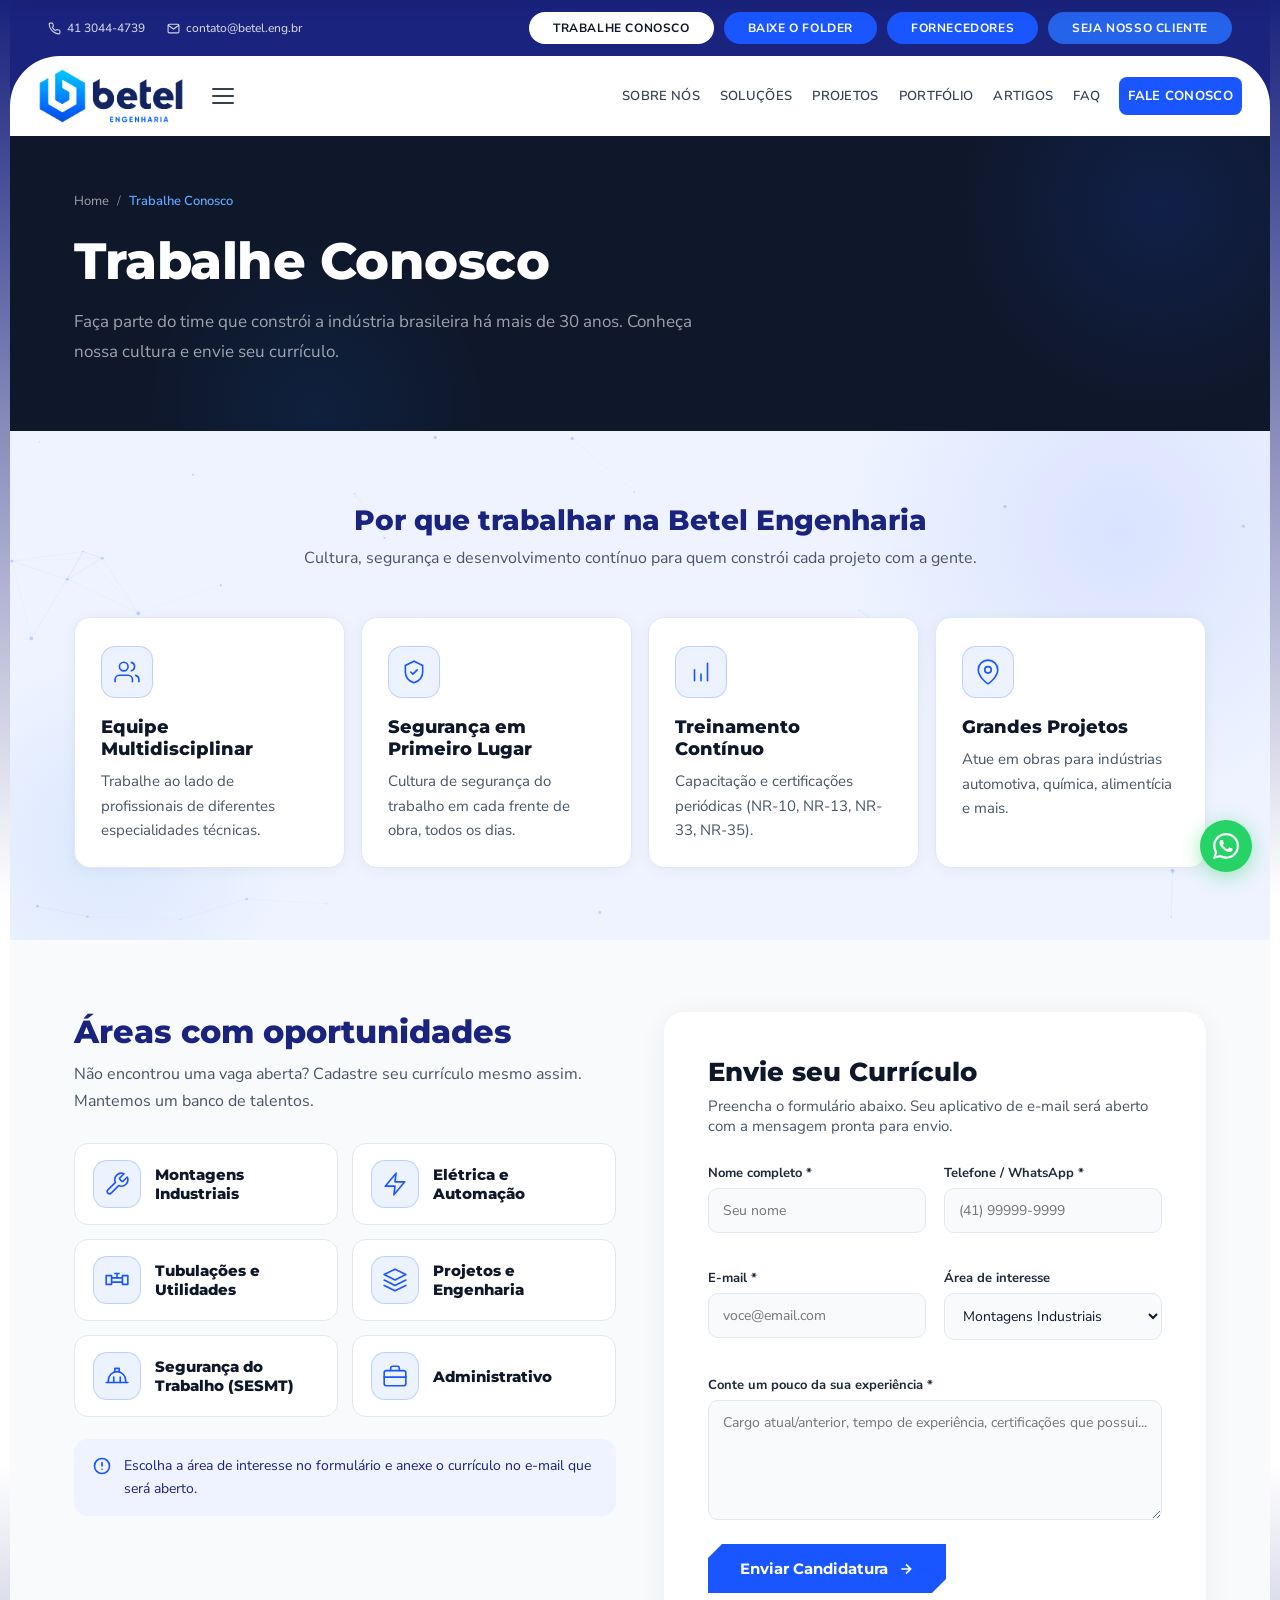
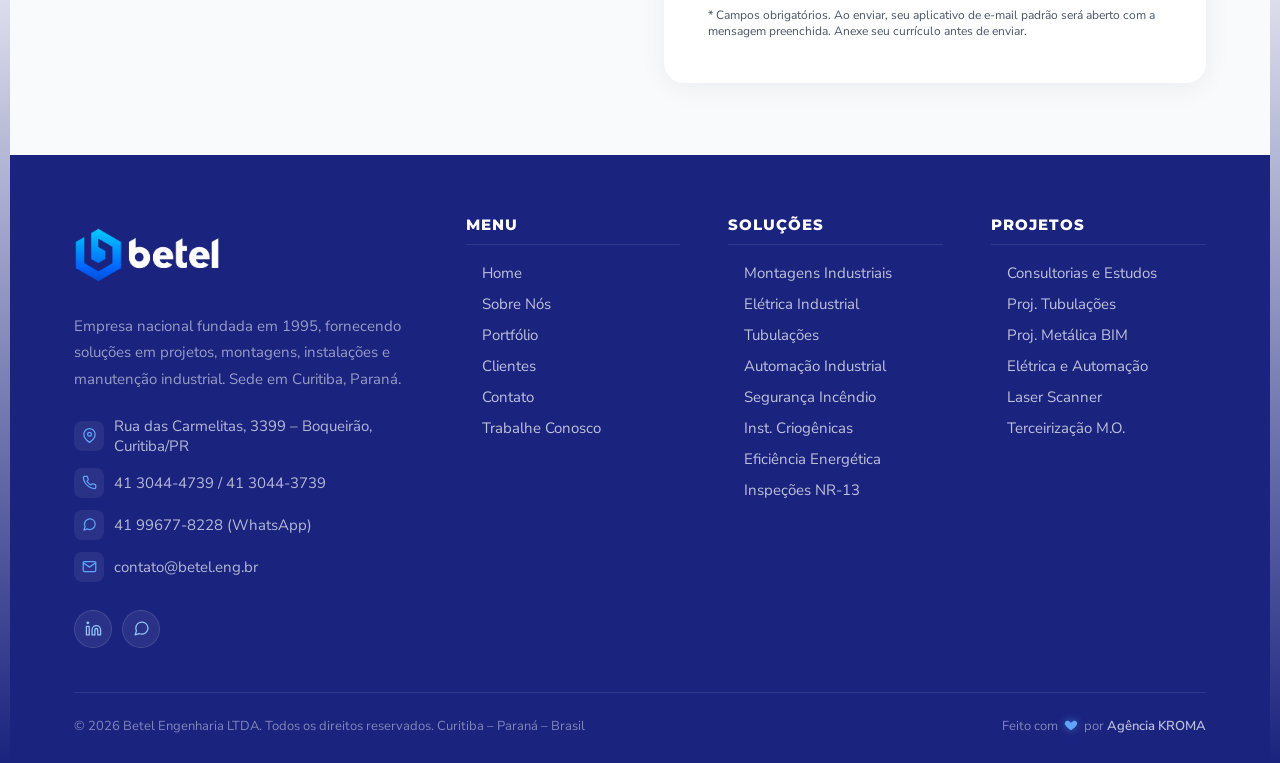
<file: trabalhe-conosco.html>
<!DOCTYPE html>
<html lang="pt-BR">
<head>
<meta charset="UTF-8">
<meta name="viewport" content="width=device-width, initial-scale=1.0">
<title>Trabalhe Conosco | Betel Engenharia | Vagas em Engenharia Industrial</title>
<meta name="description" content="Faça parte da equipe da Betel Engenharia. Conheça nossa cultura, áreas com oportunidades e envie seu currículo para trabalhar em montagens, elétrica, tubulações e automação industrial.">
<meta name="keywords" content="trabalhe conosco betel engenharia, vagas engenharia industrial curitiba, emprego montagem industrial, carreira engenharia">
<link rel="preconnect" href="https://fonts.googleapis.com">
<link rel="preconnect" href="https://fonts.gstatic.com" crossorigin>
<link href="https://fonts.googleapis.com/css2?family=Montserrat:wght@500;600;700;800&family=Nunito+Sans:wght@400;500;600;700;800&display=swap" rel="stylesheet">
<link rel="icon" href="img/betel-logo-header-trimmed.png">
<style>
  :root {
    --blue:#1A56FF;--blue-dark:#1A237E;--blue-mid:#2563EB;--blue-light:#EEF3FF;
    --dark:#0F172A;--dark-2:#1E293B;--gray-100:#F8FAFC;--gray-200:#F1F5F9;
    --gray-300:#E2E8F0;--gray-600:#475569;--gray-700:#334155;--white:#FFFFFF;
    --font-head:'Montserrat',sans-serif;--font-body:'Nunito Sans',sans-serif;
  }
  *{margin:0;padding:0;box-sizing:border-box;}
  body{font-family:var(--font-body);color:var(--dark);background:var(--white);overflow-x:hidden;font-size:16px;}

  /* TOP BAR */
  .topbar{background:#1A237E;color:rgba(255,255,255,.85);font-size:13px;font-weight:500;padding:8px 48px;display:flex;justify-content:flex-end;align-items:center;gap:24px;}
  .topbar a{color:rgba(255,255,255,.85);text-decoration:none;display:flex;align-items:center;gap:6px;transition:color .2s;}
  .topbar a:hover{color:#93C5FD;}
  .topbar-dot{width:3px;height:3px;background:rgba(255,255,255,.35);border-radius:50%;}

  /* NAVBAR */
  nav{background:var(--white);border-bottom:1px solid var(--gray-300);padding:0 48px;display:flex;align-items:center;justify-content:space-between;position:sticky;top:0;z-index:200;box-shadow:0 1px 16px rgba(26,86,255,.06);}
  .nav-left{display:flex;align-items:center;gap:20px;}
  .logo{padding:12px 0;display:block;}
  .logo img{height:56px;width:auto;display:block;}

  /* HAMBURGER */
  .hamburger{display:flex;flex-direction:column;justify-content:center;gap:5px;cursor:pointer;padding:8px;border:none;background:transparent;border-radius:6px;transition:background .2s;}
  .hamburger:hover{background:var(--gray-200);}
  .hamburger span{display:block;width:22px;height:2px;background:var(--gray-700);border-radius:2px;transition:transform .3s, opacity .3s;}
  .hamburger.open span:nth-child(1){transform:translateY(7px) rotate(45deg);}
  .hamburger.open span:nth-child(2){opacity:0;}
  .hamburger.open span:nth-child(3){transform:translateY(-7px) rotate(-45deg);}

  /* MEGA MENU */
  .mega-menu{position:fixed;top:0;left:0;right:0;bottom:0;background:var(--white);z-index:300;padding:40px 64px;display:none;overflow-y:auto;}
  .mega-menu.open{display:block;animation:fadeIn .25s ease;}
  @keyframes fadeIn{from{opacity:0;transform:translateY(-10px)}to{opacity:1;transform:translateY(0)}}
  .mega-top{display:flex;align-items:center;justify-content:space-between;margin-bottom:52px;padding-bottom:20px;border-bottom:1px solid var(--gray-300);}
  .mega-top .logo img{height:44px;}
  .mega-close{width:40px;height:40px;border:none;background:var(--gray-200);border-radius:50%;cursor:pointer;display:flex;align-items:center;justify-content:center;font-size:20px;color:var(--gray-700);transition:background .2s;}
  .mega-close:hover{background:var(--gray-300);}
  .mega-grid{display:grid;grid-template-columns:repeat(4,1fr);gap:48px;}
  .mega-col h4{font-family:var(--font-head);font-size:13px;font-weight:800;color:var(--dark);text-transform:uppercase;letter-spacing:2px;margin-bottom:20px;padding-bottom:10px;border-bottom:2px solid var(--blue);}
  .mega-col ul{list-style:none;}
  .mega-col ul li{margin-bottom:14px;}
  .mega-col ul a{font-size:17px;color:var(--gray-600);text-decoration:none;font-weight:400;display:flex;align-items:center;gap:8px;transition:color .2s,gap .2s;}
  .mega-col ul a::before{content:'→';font-size:11px;color:var(--blue);opacity:0;transition:opacity .2s;}
  .mega-col ul a:hover{color:var(--blue);gap:12px;}
  .mega-col ul a:hover::before{opacity:1;}

  .nav-links{display:flex;list-style:none;align-items:center;gap:2px;}
  .nav-links a{text-decoration:none;color:var(--gray-700);font-size:15px;font-weight:600;padding:20px 14px;display:block;transition:color .2s;position:relative;}
  .nav-links a::after{content:'';position:absolute;bottom:0;left:14px;right:14px;height:3px;background:var(--blue);border-radius:3px 3px 0 0;transform:scaleX(0);transition:transform .25s;}
  .nav-links a:hover{color:var(--blue);}
  .nav-links a:hover::after{transform:scaleX(1);}
  .nav-links a.active{color:var(--blue);}
  .nav-links a.active::after{transform:scaleX(1);}
  .nav-cta{background:var(--blue)!important;color:var(--white)!important;padding:10px 22px!important;border-radius:8px!important;font-weight:700!important;margin-left:8px;transition:background .2s!important;}
  .nav-cta:hover{background:var(--blue-dark)!important;}
  .nav-cta::after{display:none!important;}

  .hero-btn{display:inline-flex;align-items:center;gap:10px;background:var(--blue);color:var(--white);text-decoration:none;font-size:15px;font-weight:700;padding:15px 32px;border-radius:10px;width:fit-content;transition:background .2s,transform .2s,box-shadow .2s;box-shadow:0 4px 20px rgba(26,86,255,.35);}
  .hero-btn:hover{background:#2563EB;transform:translateY(-2px);box-shadow:0 8px 28px rgba(26,86,255,.45);}

  /* SEGMENTOS-STYLE GRID */
  .segmentos{background:var(--blue-light);padding:72px 64px;position:relative;overflow:hidden;}
  #seg-canvas{position:absolute;inset:0;pointer-events:none;z-index:0;}
  .seg-orb{position:absolute;border-radius:50%;pointer-events:none;z-index:0;}
  .seg-orb-1{width:600px;height:600px;top:-200px;right:-150px;background:radial-gradient(circle,rgba(26,86,255,.10) 0%,transparent 65%);}
  .seg-orb-2{width:400px;height:400px;bottom:-100px;left:-100px;background:radial-gradient(circle,rgba(14,116,233,.09) 0%,transparent 65%);}

  .segmentos-headline{text-align:center;margin-bottom:48px;position:relative;z-index:1;}
  .segmentos-headline h2{font-family:var(--font-head);font-size:clamp(22px,2.2vw,30px);font-weight:800;color:var(--dark);margin-bottom:10px;}
  .segmentos-headline h2 em{color:var(--blue);font-style:normal;}
  .segmentos-headline p{font-size:16px;color:var(--gray-600);}

  .segmentos-grid{display:grid;grid-template-columns:repeat(4,1fr);gap:16px;position:relative;z-index:1;}
  .seg-card{background:var(--white);padding:28px 26px 24px;border:1px solid var(--gray-300);border-radius:16px;transition:background .3s,border-color .3s,transform .3s,box-shadow .3s;position:relative;overflow:hidden;box-shadow:0 2px 14px rgba(15,23,42,.05);}
  .seg-card:hover{background:var(--blue-light);border-color:rgba(26,86,255,.35);transform:translateY(-4px);box-shadow:0 14px 30px rgba(26,86,255,.14);}
  .seg-card::before{content:'';position:absolute;inset:0;background:linear-gradient(120deg,transparent 30%,rgba(26,86,255,.05) 50%,transparent 70%);transform:translateX(-100%);transition:transform .55s ease;}
  .seg-card:hover::before{transform:translateX(100%);}

  .seg-icon{width:52px;height:52px;background:rgba(26,86,255,.08);border:1px solid rgba(26,86,255,.22);border-radius:14px;display:flex;align-items:center;justify-content:center;margin-bottom:18px;}
  .seg-icon svg{width:26px;height:26px;stroke:var(--blue);fill:none;stroke-width:1.5;stroke-linecap:round;stroke-linejoin:round;}
  .seg-name{font-family:var(--font-head);font-size:18px;font-weight:800;color:var(--dark);margin-bottom:9px;}
  .seg-desc{font-size:15px;color:var(--gray-600);line-height:1.65;}

  /* PÁGINA SECUNDÁRIA — SEM HERO, APENAS TÍTULO */
  .page-title-simple{padding:44px 64px 40px;background:var(--white);border-bottom:1px solid var(--gray-300);}
  .breadcrumb{display:flex;align-items:center;gap:8px;font-size:13px;color:var(--gray-600);margin-bottom:18px;}
  .breadcrumb a{color:var(--gray-600);text-decoration:none;transition:color .2s;}
  .breadcrumb a:hover{color:var(--blue);}
  .breadcrumb span.current{color:var(--blue);font-weight:700;}
  .page-title-simple h1{font-family:var(--font-head);font-size:clamp(30px,3.6vw,46px);font-weight:800;line-height:1.15;color:var(--dark);letter-spacing:-.5px;max-width:820px;}
  .page-title-simple h1 span{color:var(--blue);}
  .page-title-simple p{font-size:17px;line-height:1.75;color:var(--gray-600);max-width:660px;margin-top:16px;}

  /* ÁREAS COM OPORTUNIDADES */
  .apresentacao{padding:16px 64px 16px;background:var(--white);max-width:1000px;margin:0 auto;text-align:center;}
  .apresentacao .chip-row{display:flex;gap:10px;flex-wrap:wrap;margin-top:20px;justify-content:center;}
  .chip{background:var(--blue-light);color:var(--blue-dark);font-size:13px;font-weight:700;padding:6px 14px;border-radius:100px;border:1px solid rgba(26,86,255,.15);}
  .section-header-center{text-align:center;margin-bottom:32px;}
  .section-header-center h2{font-family:var(--font-head);font-size:clamp(24px,2.5vw,34px);font-weight:800;color:var(--dark);}
  .section-header-center h2 span{color:var(--blue);}
  .section-header-center p{font-size:16px;color:var(--gray-600);margin-top:10px;}

  /* FORM */
  .contato-section{padding:56px 64px 72px;background:var(--gray-100);}
  .contato-form-card{background:var(--white);border-radius:20px;padding:44px;box-shadow:0 4px 28px rgba(15,23,42,.06);max-width:720px;margin:0 auto;}
  .contato-form-card h2{font-family:var(--font-head);font-size:26px;font-weight:800;color:var(--dark);margin-bottom:8px;}
  .contato-form-card > p{color:var(--gray-600);font-size:15px;margin-bottom:28px;}
  .cf-row{display:grid;grid-template-columns:1fr 1fr;gap:18px;margin-bottom:18px;}
  .cf-field{display:flex;flex-direction:column;gap:6px;margin-bottom:18px;}
  .cf-field label{font-size:13px;font-weight:700;color:var(--dark-2);}
  .cf-field input,.cf-field select,.cf-field textarea{font-family:var(--font-body);font-size:14px;color:var(--dark);background:var(--gray-100);border:1px solid var(--gray-300);border-radius:10px;padding:12px 14px;transition:border-color .2s,background .2s;width:100%;}
  .cf-field input:focus,.cf-field select:focus,.cf-field textarea:focus{outline:none;border-color:var(--blue);background:var(--white);}
  .cf-field textarea{resize:vertical;min-height:120px;font-family:var(--font-body);}
  .cf-submit{margin-top:6px;display:inline-flex;align-items:center;gap:10px;background:var(--blue);color:#fff;border:none;font-family:var(--font-head);font-weight:700;font-size:15px;padding:15px 32px;border-radius:100px;cursor:pointer;transition:background .2s,transform .2s;}
  .cf-submit:hover{background:var(--blue-mid);transform:translateY(-2px);}
  .cf-note{font-size:12px;color:var(--gray-600);margin-top:14px;}
  .cf-success{display:none;align-items:center;gap:10px;background:var(--blue-light);color:var(--blue-dark);border-radius:10px;padding:14px 16px;font-size:13px;font-weight:600;margin-top:16px;}
  .cf-success.show{display:flex;}
  .cf-success svg{width:18px;height:18px;stroke:var(--blue-dark);flex-shrink:0;}

  /* FOOTER */
  footer{background-color:#1A237E;padding:60px 64px 28px;}
  .footer-grid{display:grid;grid-template-columns:1.6fr 1fr 1fr 1fr;gap:48px;margin-bottom:44px;}
  .footer-logo{display:block;margin-bottom:18px;}
  .footer-logo img{height:50px;width:auto;}
  .footer-tagline{font-size:15px;line-height:1.75;color:rgba(255,255,255,.55);margin-bottom:24px;}
  .footer-contact{display:flex;flex-direction:column;gap:12px;margin-bottom:28px;}
  .fci{display:flex;align-items:center;gap:10px;font-size:15px;color:rgba(255,255,255,.68);}
  .fci a{color:rgba(255,255,255,.68);text-decoration:none;transition:color .2s;}
  .fci a:hover{color:#fff;}
  .fci-icon{width:30px;height:30px;background:rgba(255,255,255,.07);border-radius:8px;display:flex;align-items:center;justify-content:center;flex-shrink:0;}
  .fci-icon svg{width:15px;height:15px;stroke:#60A5FA;fill:none;stroke-width:2;stroke-linecap:round;stroke-linejoin:round;}
  .footer-social{display:flex;gap:10px;}
  .footer-social a{width:38px;height:38px;border-radius:50%;background:rgba(255,255,255,.07);border:1px solid rgba(255,255,255,.12);display:flex;align-items:center;justify-content:center;transition:background .2s,border-color .2s,transform .2s;}
  .footer-social a svg{width:17px;height:17px;stroke:#93C5FD;fill:none;stroke-width:1.8;stroke-linecap:round;stroke-linejoin:round;transition:stroke .2s;}
  .footer-social a:hover{background:var(--blue);border-color:var(--blue);transform:translateY(-3px);}
  .footer-social a:hover svg{stroke:#fff;}
  .footer-col h4{font-family:var(--font-head);font-size:15px;font-weight:800;color:var(--white);text-transform:uppercase;letter-spacing:1px;margin-bottom:18px;padding-bottom:10px;border-bottom:1px solid rgba(255,255,255,.1);}
  .footer-col ul{list-style:none;}
  .footer-col ul li{margin-bottom:11px;}
  .footer-col ul a{font-size:15px;color:rgba(255,255,255,.72);text-decoration:none;transition:color .2s;display:flex;align-items:center;gap:6px;}
  .footer-col ul a::before{content:'→';font-size:10px;color:#60A5FA;opacity:0;transition:opacity .2s;}
  .footer-col ul a:hover{color:#fff;}
  .footer-col ul a:hover::before{opacity:1;}
  .footer-bottom{border-top:1px solid rgba(255,255,255,.1);padding-top:24px;display:flex;justify-content:space-between;align-items:center;font-size:13px;color:rgba(255,255,255,.45);flex-wrap:wrap;gap:8px;}
  .footer-bottom a{color:rgba(255,255,255,.7);text-decoration:none;font-weight:600;transition:color .2s;}
  .footer-bottom a:hover{color:#fff;}

  /* WA FLOAT */
  .wa-float{position:fixed;bottom:28px;right:28px;width:52px;height:52px;background:#25D366;border-radius:50%;display:flex;align-items:center;justify-content:center;box-shadow:0 4px 20px rgba(37,211,102,.45);z-index:200;text-decoration:none;transition:transform .3s;}
  .wa-float:hover{transform:scale(1.1);}
  .wa-float svg{width:26px;height:26px;fill:#fff;}

  /* RESPONSIVO */
  @media (max-width: 1024px){
    body{background:var(--gray-300);}
    .site-frame{margin:0 10px 10px;}
    .topbar{padding:7px 24px;gap:16px;font-size:12px;}
    .topbar a svg{width:11px;height:11px;}
    nav{padding:0 24px;}
    .logo img{height:46px;}
    .nav-links{gap:0;}
    .nav-links li:not(:last-child){display:none;}
    .nav-links a{padding:16px 10px;}
    .nav-cta{padding:9px 16px!important;font-size:14px!important;}
    .mega-menu{padding:28px 32px;}
    .mega-grid{grid-template-columns:repeat(2,1fr);gap:32px 24px;}
    .segmentos{padding:56px 32px;}
    .segmentos-grid{grid-template-columns:repeat(2,1fr);}
    .page-title-simple{padding:36px 32px 32px;}
    .apresentacao{padding:8px 32px;}
    .contato-section{padding:44px 32px 56px;}
    .contato-form-card{padding:32px 26px;}
    footer{padding:48px 32px 24px;}
    .footer-grid{grid-template-columns:1fr 1fr;gap:36px;}
  }
  @media (max-width: 768px){
    .topbar{display:none;}
    nav{padding:0 16px;}
    .logo img{height:40px;}
    .nav-left{gap:10px;}
    .mega-menu{padding:20px 20px;}
    .mega-top{margin-bottom:32px;padding-bottom:16px;}
    .mega-top .logo img{height:36px;}
    .mega-grid{grid-template-columns:1fr;gap:28px;}
    .segmentos{padding:44px 20px;}
    .segmentos-headline{margin-bottom:32px;}
    .segmentos-grid{grid-template-columns:1fr;gap:14px;}
    .page-title-simple{padding:28px 20px 26px;}
    .page-title-simple p{font-size:16px;}
    .contato-section{padding:36px 20px 44px;}
    .contato-form-card{padding:26px 20px;}
    .cf-row{grid-template-columns:1fr;gap:0;}
    footer{padding:40px 20px 20px;}
    .footer-grid{grid-template-columns:1fr;gap:32px;margin-bottom:32px;}
    .footer-social{flex-wrap:wrap;}
    .footer-bottom{flex-direction:column;align-items:flex-start;gap:10px;}
    .wa-float{width:48px;height:48px;bottom:20px;right:20px;}
    .wa-float svg{width:24px;height:24px;}
  }

  /* =========================================================
     AJUSTES 11/2026
     ========================================================= */
  /* Menu e barra superior em caixa alta */
  .nav-links a,.topbar-btn,.topbar a,.topbar-nav a,.mega-actions a{text-transform:uppercase;letter-spacing:.6px;}
  .nav-links a{font-size:14px;}
  .topbar a[href^="mailto"],.topbar-nav a[href^="mailto"]{text-transform:none!important;letter-spacing:0!important;}

  /* Titulos em uma cor so (azul escuro), sem destaque em duas cores */
  .hero-title,.section-title,.sobre-title,.equipe-text h2,.segmentos-headline h2,.clientes-header h2,
  .section-header-center h2,.page-title-simple h1,.apresentacao h2,.pilar-content h2,.mvv-card h3{color:var(--blue-dark);}
  h1 span,h1 em,h2 span,h2 em,.hero-title span,.page-banner-title span,.section-title span{
    color:inherit!important;background:none!important;-webkit-text-fill-color:currentColor!important;font-style:normal;}

  /* Sem "baloes": rotulos viram texto simples */
  .hero-eyebrow{background:none!important;border:none!important;padding:0!important;border-radius:0!important;}
  .artigo-tag,.seg-badge{background:none!important;padding:0!important;border-radius:0!important;color:var(--blue)!important;}

  /* Topicos (substituem os baloes de termos) */
  .topicos{text-align:left;list-style:none;margin:0 0 28px;padding:0;display:flex;flex-direction:column;gap:10px;}
  .topicos li{position:relative;padding-left:26px;font-size:16px;font-weight:600;color:var(--gray-700);line-height:1.45;}
  .topicos li::before{content:'';position:absolute;left:0;top:5px;width:14px;height:14px;border-radius:3px;
    background:var(--blue);-webkit-mask:url("data:image/svg+xml,%3Csvg xmlns='http://www.w3.org/2000/svg' viewBox='0 0 24 24'%3E%3Cpath d='M20 6L9 17l-5-5' fill='none' stroke='black' stroke-width='4' stroke-linecap='round' stroke-linejoin='round'/%3E%3C/svg%3E") center/contain no-repeat;
    mask:url("data:image/svg+xml,%3Csvg xmlns='http://www.w3.org/2000/svg' viewBox='0 0 24 24'%3E%3Cpath d='M20 6L9 17l-5-5' fill='none' stroke='black' stroke-width='4' stroke-linecap='round' stroke-linejoin='round'/%3E%3C/svg%3E") center/contain no-repeat;}

  /* Videos de fundo mais discretos, no mesmo tom das fotos */
  .video-hero video{filter:saturate(.4) brightness(.95)!important;}

  /* Cards dos carrosseis agora sao links */
  a.card{display:block;text-decoration:none;color:inherit;}

  /* Botao voltar ao topo */
  .to-top{position:fixed;right:30px;bottom:92px;width:46px;height:46px;border-radius:50%;border:none;cursor:pointer;
    background:var(--blue-dark);color:#fff;display:flex;align-items:center;justify-content:center;z-index:199;
    box-shadow:0 4px 16px rgba(15,23,42,.25);opacity:0;visibility:hidden;transform:translateY(10px);
    transition:opacity .25s,transform .25s,visibility .25s,background .2s;}
  .to-top.show{opacity:1;visibility:visible;transform:translateY(0);}
  .to-top:hover{background:var(--blue);}
  .to-top svg{width:20px;height:20px;}
  @media (max-width:768px){.to-top{right:22px;bottom:80px;width:42px;height:42px;}}

  /* Banner escuro padrao das paginas internas (igual Contato) */
  .page-banner{background:var(--dark);padding:56px 64px 64px;position:relative;overflow:hidden;}
  .page-banner::before{content:'';position:absolute;top:-140px;right:-100px;width:420px;height:420px;border-radius:50%;background:radial-gradient(circle,rgba(26,86,255,.14) 0%,transparent 70%);pointer-events:none;}
  .page-banner::after{content:'';position:absolute;bottom:-160px;left:10%;width:360px;height:360px;border-radius:50%;background:radial-gradient(circle,rgba(14,116,233,.10) 0%,transparent 70%);pointer-events:none;}
  .page-banner .breadcrumb{display:flex;align-items:center;gap:8px;font-size:13px;color:rgba(255,255,255,.45);margin-bottom:22px;position:relative;z-index:1;}
  .page-banner .breadcrumb a{color:rgba(255,255,255,.6);text-decoration:none;}
  .page-banner .breadcrumb a:hover{color:#60A5FA;}
  .page-banner .breadcrumb span.current{color:#60A5FA;font-weight:600;}
  .page-banner-title{font-family:var(--font-head);font-size:clamp(32px,4vw,52px);font-weight:800;line-height:1.12;color:var(--white);margin-bottom:18px;letter-spacing:-.5px;position:relative;z-index:1;max-width:820px;}
  .page-banner-sub{font-size:17px;line-height:1.75;color:rgba(255,255,255,.6);max-width:640px;position:relative;z-index:1;}
  @media (max-width:1024px){.page-banner{padding:40px 32px 48px;}}
  @media (max-width:768px){.page-banner{padding:32px 20px 40px;}.page-banner-sub{font-size:16px;}}

  /* Bloco 50% / 50%: lista com icones + formulario */
  .contato-section{padding:72px 64px!important;}
  .split-50{display:grid;grid-template-columns:1fr 1fr;gap:48px;max-width:1280px;margin:0 auto;align-items:start;}
  .split-50 .contato-form-card{max-width:none;margin:0;}
  .split-col h2{font-family:var(--font-head);font-size:clamp(24px,2.5vw,34px);font-weight:800;color:var(--blue-dark);margin-bottom:10px;}
  .split-col > p{font-size:16px;color:var(--gray-600);line-height:1.7;margin-bottom:28px;}
  .ic-grid{display:grid;grid-template-columns:1fr 1fr;gap:14px;}
  .ic-item{display:flex;align-items:center;gap:14px;background:var(--white);border:1px solid var(--gray-300);border-radius:14px;padding:16px 18px;transition:border-color .25s,box-shadow .25s,transform .25s;}
  .ic-item:hover{border-color:rgba(26,86,255,.35);box-shadow:0 10px 24px rgba(26,86,255,.1);transform:translateY(-2px);}
  .ic-item .seg-icon{margin:0;flex-shrink:0;width:48px;height:48px;}
  .ic-item h3{font-family:var(--font-head);font-size:15px;font-weight:800;color:var(--dark);line-height:1.3;}
  .ic-item p{font-size:14px;color:var(--gray-600);line-height:1.55;margin-top:4px;}
  .split-note{display:flex;gap:12px;align-items:flex-start;margin-top:22px;background:var(--blue-light);border-radius:14px;padding:16px 18px;font-size:14px;color:var(--blue-dark);line-height:1.6;}
  .split-note svg{width:20px;height:20px;flex-shrink:0;stroke:var(--blue);fill:none;stroke-width:2;stroke-linecap:round;stroke-linejoin:round;margin-top:1px;}
  @media (max-width:1024px){.contato-section{padding:56px 32px!important;}.split-50{grid-template-columns:1fr;gap:36px;}}
  @media (max-width:768px){.contato-section{padding:44px 20px!important;}}
  @media (max-width:520px){.ic-grid{grid-template-columns:1fr;}}

  /* Segmentos com icones (Seja Nosso Cliente) */
  .seg-atende{padding:72px 64px;background:var(--white);}
  .seg-atende .section-header-center{text-align:center;margin-bottom:36px;}
  .seg-atende .ic-grid{grid-template-columns:repeat(3,1fr);gap:16px;max-width:1100px;margin:0 auto;}
  .seg-atende .ic-item{padding:22px 22px;}
  @media (max-width:1024px){.seg-atende{padding:56px 32px;}.seg-atende .ic-grid{grid-template-columns:1fr 1fr;}}
  @media (max-width:768px){.seg-atende{padding:44px 20px;}}
  @media (max-width:520px){.seg-atende .ic-grid{grid-template-columns:1fr;}}


  /* =========================================================
     AJUSTES 18/11/2026
     ========================================================= */
  /* Botoes com cantos chanfrados (sup. esquerdo e inf. direito) */
  .hero-btn,.sobre-btn,.cf-submit,.btn-chanfro{border-radius:0!important;
    clip-path:polygon(14px 0,100% 0,100% calc(100% - 14px),calc(100% - 14px) 100%,0 100%,0 14px);}
  .pf-filter{border-radius:0!important;
    clip-path:polygon(9px 0,100% 0,100% calc(100% - 9px),calc(100% - 9px) 100%,0 100%,0 9px);}
  .hero-btn:hover,.sobre-btn:hover,.cf-submit:hover{transform:none!important;}

  /* Icone dos topicos igual ao da pagina Solucoes (check em circulo) */
  .topicos li{padding-left:30px;}
  .topicos li::before{width:20px!important;height:20px!important;top:0!important;border-radius:0!important;
    -webkit-mask:url("data:image/svg+xml,%3Csvg xmlns='http://www.w3.org/2000/svg' viewBox='0 0 24 24' fill='none' stroke='black' stroke-width='2' stroke-linecap='round' stroke-linejoin='round'%3E%3Ccircle cx='12' cy='12' r='9'/%3E%3Cpath d='M9 12l2 2 4-4'/%3E%3C/svg%3E") center/contain no-repeat!important;mask:url("data:image/svg+xml,%3Csvg xmlns='http://www.w3.org/2000/svg' viewBox='0 0 24 24' fill='none' stroke='black' stroke-width='2' stroke-linecap='round' stroke-linejoin='round'%3E%3Ccircle cx='12' cy='12' r='9'/%3E%3Cpath d='M9 12l2 2 4-4'/%3E%3C/svg%3E") center/contain no-repeat!important;}


  /* Assinatura KROMA: coracao pulsando no azul claro do tema */
  .kroma-heart{display:inline-flex;vertical-align:-2px;margin:0 3px;animation:kromaPulse 1.2s ease-in-out infinite;transform-origin:center;}
  .kroma-heart svg{fill:#60A5FA;filter:drop-shadow(0 0 4px rgba(96,165,250,.55));}
  @keyframes kromaPulse{0%,100%{transform:scale(1)}15%{transform:scale(1.25)}30%{transform:scale(1)}45%{transform:scale(1.18)}60%{transform:scale(1)}}
  @media (prefers-reduced-motion:reduce){.kroma-heart{animation:none;}}

  /* Menu com 7 itens: nao quebrar linha em telas medias */
  nav .nav-links a{white-space:nowrap;}
  @media (min-width:1025px) and (max-width:1280px){nav .nav-links a{padding-left:9px!important;padding-right:9px!important;font-size:13px!important;letter-spacing:.3px!important;} nav{padding:0 28px!important;}}

  /* Moldura do site: todo o conteudo dentro das barras laterais em degrade (desktop) */
  @media (min-width:1025px){
    .site-frame{padding:0 10px;background:linear-gradient(180deg,#1A237E 0,#FFFFFF 900px,#FFFFFF calc(100% - 900px),#1A237E 100%);}
    .header-wrap nav{margin:0!important;}
    .hero-frame{padding:0!important;background:none!important;}
    .video-hero{left:10px!important;right:10px!important;width:auto!important;}
  }
</style>
<link rel="stylesheet" href="css/topo.css">
</head>
<body>
<div class="site-frame">

<!-- HEADER (topbar + navbar sobre fundo navy contínuo) -->
<div class="header-wrap" id="headerWrap">

  <!-- TOP BAR -->
  <div class="topbar">
    <div class="topbar-nav">
      <a href="tel:4130444739" class="topbar-tel"><svg width="13" height="13" viewBox="0 0 24 24" fill="none" stroke="currentColor" stroke-width="2"><path d="M22 16.92v3a2 2 0 01-2.18 2 19.79 19.79 0 01-8.63-3.07 19.5 19.5 0 01-6-6 19.79 19.79 0 01-3.07-8.67A2 2 0 014.11 2h3a2 2 0 012 1.72c.127.96.361 1.903.7 2.81a2 2 0 01-.45 2.11L8.09 9.91a16 16 0 006 6l1.27-1.27a2 2 0 012.11-.45c.907.339 1.85.573 2.81.7A2 2 0 0122 16.92z"/></svg>41 3044-4739</a>
      <a href="mailto:contato@betel.eng.br" class="topbar-tel"><svg width="13" height="13" viewBox="0 0 24 24" fill="none" stroke="currentColor" stroke-width="2"><path d="M4 4h16c1.1 0 2 .9 2 2v12c0 1.1-.9 2-2 2H4c-1.1 0-2-.9-2-2V6c0-1.1.9-2 2-2z"/><polyline points="22,6 12,13 2,6"/></svg>contato@betel.eng.br</a>
    </div>
    <div class="topbar-right">
      <a href="trabalhe-conosco.html" class="topbar-btn tb-white">Trabalhe Conosco</a>
      <a href="downloads/folder-betel-2026.pdf" class="topbar-btn tb-blue" target="_blank">Baixe o Folder</a>
      <a href="fornecedores.html" class="topbar-btn tb-blue">Fornecedores</a>
      <a href="seja-nosso-cliente.html" class="topbar-btn tb-blue-alt">Seja Nosso Cliente</a>
    </div>
  </div>

  <!-- NAVBAR -->
  <nav>
    <div class="nav-left">
      <a href="index.html" class="logo">
        <img src="img/betel-logo-header-trimmed.png" alt="Betel Engenharia">
      </a>
      <button class="hamburger" id="hambBtn" onclick="toggleMenu()" aria-label="Menu">
        <span></span><span></span><span></span>
      </button>
    </div>
    <ul class="nav-links">
      <li><a href="sobre-nos.html">Sobre Nós</a></li>
      <li><a href="solucoes.html">Soluções</a></li>
      <li><a href="projetos.html">Projetos</a></li>
      <li><a href="portfolio.html">Portfólio</a></li>
      <li><a href="artigos.html">Artigos</a></li>
      <li><a href="faq.html">FAQ</a></li>
      <li><a href="contato.html" class="nav-cta">Fale Conosco</a></li>
    </ul>
  </nav>
</div>

<!-- NAVBAR FIXA (desce no scroll) -->
<div class="nav-sticky" id="navSticky">
  <div class="nav-left">
    <a href="index.html" class="logo">
      <img src="img/betel-logo-header-trimmed.png" alt="Betel Engenharia">
    </a>
    <button class="hamburger" onclick="toggleMenu()" aria-label="Menu">
      <span></span><span></span><span></span>
    </button>
  </div>
  <ul class="nav-links">
    <li><a href="sobre-nos.html">Sobre Nós</a></li>
    <li><a href="solucoes.html">Serviços</a></li>
    <li><a href="artigos.html">Artigos</a></li>
    <li><a href="faq.html">FAQ</a></li>
    <li><a href="contato.html" class="nav-cta">Fale Conosco</a></li>
  </ul>
</div>

<!-- MEGA MENU -->
<div class="mega-menu" id="megaMenu">
  <div class="mega-top">
    <a href="index.html" class="logo">
      <img src="img/betel-logo-header-trimmed.png" alt="Betel Engenharia">
    </a>
    <button class="mega-close" onclick="toggleMenu()">✕</button>
  </div>
  <div class="mega-grid">
    <div class="mega-col">
      <h4>betel</h4>
      <ul>
        <li><a href="institucional.html">Institucional</a></li>
        <li><a href="equipe.html">Equipe</a></li>
        <li><a href="portfolio.html">Portfólio</a></li>
        <li><a href="certificacoes.html">Certificações</a></li>
        <li><a href="sustentabilidade.html">Sustentabilidade</a></li>
        <li><a href="artigos.html">Artigos</a></li>
        <li><a href="faq.html">FAQ</a></li>
      </ul>
    </div>
    <div class="mega-col mega-col-wide">
      <h4>serviços</h4>
      <ul>
        <li><a href="solucoes.html#montagens">Montagens Industriais</a></li>
        <li><a href="solucoes.html#eletrica">Elétrica Industrial</a></li>
        <li><a href="solucoes.html#tubulacoes">Tubulações</a></li>
        <li><a href="solucoes.html#automacao">Automação Industrial</a></li>
        <li><a href="solucoes.html#criogenicas">Inst. Criogênicas</a></li>
        <li><a href="solucoes.html">Inst. de Gases Industriais</a></li>
        <li><a href="solucoes.html#incendio">Seg. Contra Incêndio</a></li>
        <li><a href="solucoes.html#eficiencia">Eficiência Energética</a></li>
        <li><a href="solucoes.html#inspecoes">Inspeções NR-13</a></li>
        <li><a href="projetos.html#consultorias">Consultorias e Estudos</a></li>
        <li><a href="projetos.html#tubulacoes">Proj. Tubulações</a></li>
        <li><a href="projetos.html#metalica-bim">Proj. Metálica (BIM)</a></li>
        <li><a href="projetos.html#eletrica-automacao">Elétrica e Automação</a></li>
        <li><a href="projetos.html#laser-scanner">Laser Scanner</a></li>
        <li><a href="projetos.html#terceirizacao">Terceirização M.O.</a></li>
      </ul>
    </div>
    <div class="mega-col">
      <h4>contatos</h4>
      <ul>
        <li><a href="contato.html">Fale Conosco</a></li>
        <li><a href="seja-nosso-cliente.html">Seja Nosso Cliente</a></li>
        <li><a href="trabalhe-conosco.html">Trabalhe Conosco</a></li>
        <li><a href="fornecedores.html">Fornecedores</a></li>
      </ul>
    </div>
  </div>
</div>

<!-- PAGE BANNER -->
<section class="page-banner">
  <div class="breadcrumb"><a href="index.html">Home</a><span>/</span><span class="current">Trabalhe Conosco</span></div>
  <h1 class="page-banner-title">Trabalhe Conosco</h1>
  <p class="page-banner-sub">Faça parte do time que constrói a indústria brasileira há mais de 30 anos. Conheça nossa cultura e envie seu currículo.</p>
</section>

<!-- POR QUE TRABALHAR NA BETEL -->
<section class="segmentos">
  <canvas id="seg-canvas"></canvas>
  <div class="seg-orb seg-orb-1"></div>
  <div class="seg-orb seg-orb-2"></div>

  <div class="segmentos-headline">
    <h2>Por que trabalhar na Betel Engenharia</h2>
    <p>Cultura, segurança e desenvolvimento contínuo para quem constrói cada projeto com a gente.</p>
  </div>

  <div class="segmentos-grid">
    <div class="seg-card">
      <div class="seg-icon"><svg viewBox="0 0 24 24"><path d="M17 21v-2a4 4 0 00-4-4H5a4 4 0 00-4 4v2"/><circle cx="9" cy="7" r="4"/><path d="M23 21v-2a4 4 0 00-3-3.87M16 3.13a4 4 0 010 7.75"/></svg></div>
      <h3 class="seg-name">Equipe Multidisciplinar</h3>
      <div class="seg-desc">Trabalhe ao lado de profissionais de diferentes especialidades técnicas.</div>
    </div>
    <div class="seg-card">
      <div class="seg-icon"><svg viewBox="0 0 24 24"><path d="M12 2l8 4v6c0 5-3.5 8.5-8 10-4.5-1.5-8-5-8-10V6z"/><path d="M9 12l2 2 4-4"/></svg></div>
      <h3 class="seg-name">Segurança em Primeiro Lugar</h3>
      <div class="seg-desc">Cultura de segurança do trabalho em cada frente de obra, todos os dias.</div>
    </div>
    <div class="seg-card">
      <div class="seg-icon"><svg viewBox="0 0 24 24"><path d="M12 20v-6M6 20V10M18 20V4"/></svg></div>
      <h3 class="seg-name">Treinamento Contínuo</h3>
      <div class="seg-desc">Capacitação e certificações periódicas (NR-10, NR-13, NR-33, NR-35).</div>
    </div>
    <div class="seg-card">
      <div class="seg-icon"><svg viewBox="0 0 24 24"><path d="M21 10c0 7-9 13-9 13s-9-6-9-13a9 9 0 0118 0z"/><circle cx="12" cy="10" r="3"/></svg></div>
      <h3 class="seg-name">Grandes Projetos</h3>
      <div class="seg-desc">Atue em obras para indústrias automotiva, química, alimentícia e mais.</div>
    </div>
  </div>
</section>

<!-- AREAS + FORMULARIO (50/50) -->
<section class="contato-section">
  <div class="split-50">
    <div class="split-col">
      <h2>Áreas com oportunidades</h2>
      <p>Não encontrou uma vaga aberta? Cadastre seu currículo mesmo assim. Mantemos um banco de talentos.</p>
<div class="ic-grid">
  <div class="ic-item"><div class="seg-icon"><svg viewBox="0 0 24 24"><path d="M14.7 6.3a1 1 0 000 1.4l1.6 1.6a1 1 0 001.4 0l3.77-3.77a6 6 0 01-7.94 7.94l-6.91 6.91a2.12 2.12 0 01-3-3l6.91-6.91a6 6 0 017.94-7.94l-3.76 3.76z"/></svg></div><div><h3>Montagens Industriais</h3></div></div>
  <div class="ic-item"><div class="seg-icon"><svg viewBox="0 0 24 24"><path d="M13 2L3 14h9l-1 8 10-12h-9l1-8z"/></svg></div><div><h3>Elétrica e Automação</h3></div></div>
  <div class="ic-item"><div class="seg-icon"><svg viewBox="0 0 24 24"><path d="M2 8h5v8H2zM17 8h5v8h-5zM7 10h10M7 14h10"/><path d="M12 10V6M10 6h4"/></svg></div><div><h3>Tubulações e Utilidades</h3></div></div>
  <div class="ic-item"><div class="seg-icon"><svg viewBox="0 0 24 24"><path d="M12 2L2 7l10 5 10-5-10-5z"/><path d="M2 17l10 5 10-5M2 12l10 5 10-5"/></svg></div><div><h3>Projetos e Engenharia</h3></div></div>
  <div class="ic-item"><div class="seg-icon"><svg viewBox="0 0 24 24"><path d="M2 18h20M4 18v-2a8 8 0 0116 0v2"/><path d="M10 8.3V5h4v3.3M9 18v-5M15 18v-5"/></svg></div><div><h3>Segurança do Trabalho (SESMT)</h3></div></div>
  <div class="ic-item"><div class="seg-icon"><svg viewBox="0 0 24 24"><rect x="2" y="7" width="20" height="14" rx="2"/><path d="M16 7V5a2 2 0 00-2-2h-4a2 2 0 00-2 2v2M2 13h20"/></svg></div><div><h3>Administrativo</h3></div></div>
</div>
      <div class="split-note"><svg viewBox="0 0 24 24"><circle cx="12" cy="12" r="9"/><path d="M12 8v4M12 16h.01"/></svg><span>Escolha a área de interesse no formulário e anexe o currículo no e-mail que será aberto.</span></div>
    </div>
    <div class="contato-form-card">
    <h2>Envie seu Currículo</h2>
    <p>Preencha o formulário abaixo. Seu aplicativo de e-mail será aberto com a mensagem pronta para envio.</p>
    <form id="trabalheForm" onsubmit="return enviarCandidatura(event)">
      <div class="cf-row">
        <div class="cf-field">
          <label for="tcNome">Nome completo *</label>
          <input type="text" id="tcNome" name="nome" required placeholder="Seu nome">
        </div>
        <div class="cf-field">
          <label for="tcTelefone">Telefone / WhatsApp *</label>
          <input type="tel" id="tcTelefone" name="telefone" required placeholder="(41) 99999-9999">
        </div>
      </div>
      <div class="cf-row">
        <div class="cf-field">
          <label for="tcEmail">E-mail *</label>
          <input type="email" id="tcEmail" name="email" required placeholder="voce@email.com">
        </div>
        <div class="cf-field">
          <label for="tcArea">Área de interesse</label>
          <select id="tcArea" name="area">
            <option>Montagens Industriais</option>
            <option>Elétrica e Automação</option>
            <option>Tubulações e Utilidades</option>
            <option>Projetos e Engenharia</option>
            <option>Segurança do Trabalho (SESMT)</option>
            <option>Administrativo</option>
            <option>Outra área</option>
          </select>
        </div>
      </div>
      <div class="cf-field">
        <label for="tcMensagem">Conte um pouco da sua experiência *</label>
        <textarea id="tcMensagem" name="mensagem" required placeholder="Cargo atual/anterior, tempo de experiência, certificações que possui..."></textarea>
      </div>
      <button type="submit" class="cf-submit">
        Enviar Candidatura
        <svg width="16" height="16" viewBox="0 0 24 24" fill="none" stroke="currentColor" stroke-width="2.5"><path d="M5 12h14M12 5l7 7-7 7"/></svg>
      </button>
      <p class="cf-note">* Campos obrigatórios. Ao enviar, seu aplicativo de e-mail padrão será aberto com a mensagem preenchida. Anexe seu currículo antes de enviar.</p>
      <div class="cf-success" id="tcSuccess">
        <svg viewBox="0 0 24 24" fill="none" stroke-width="2"><path d="M22 11.08V12a10 10 0 11-5.93-9.14"/><polyline points="22,4 12,14.01 9,11.01"/></svg>
        Abrindo seu aplicativo de e-mail. Não esqueça de anexar o currículo antes de enviar.
      </div>
    </form>
  </div>
  </div>
</section>

<!-- FOOTER -->
<footer>
  <div class="footer-grid">
    <div>
      <a href="index.html" class="logo footer-logo">
        <img src="img/betel-logo-footer-trimmed.png" alt="Betel Engenharia">
      </a>
      <p class="footer-tagline">Empresa nacional fundada em 1995, fornecendo soluções em projetos, montagens, instalações e manutenção industrial. Sede em Curitiba, Paraná.</p>
      <div class="footer-contact">
        <div class="fci"><div class="fci-icon"><svg viewBox="0 0 24 24"><path d="M21 10c0 7-9 13-9 13s-9-6-9-13a9 9 0 0118 0z"/><circle cx="12" cy="10" r="3"/></svg></div><a href="https://maps.app.goo.gl/fPSEUR7VWBMyC5i99" target="_blank">Rua das Carmelitas, 3399 – Boqueirão, Curitiba/PR</a></div>
        <div class="fci"><div class="fci-icon"><svg viewBox="0 0 24 24"><path d="M22 16.92v3a2 2 0 01-2.18 2 19.79 19.79 0 01-8.63-3.07 19.5 19.5 0 01-6-6 19.79 19.79 0 01-3.07-8.67A2 2 0 014.11 2h3a2 2 0 012 1.72c.127.96.361 1.903.7 2.81a2 2 0 01-.45 2.11L8.09 9.91a16 16 0 006 6l1.27-1.27a2 2 0 012.11-.45c.907.339 1.85.573 2.81.7A2 2 0 0122 16.92z"/></svg></div><a href="tel:4130444739">41 3044-4739 / 41 3044-3739</a></div>
        <div class="fci"><div class="fci-icon"><svg viewBox="0 0 24 24"><path d="M21 11.5a8.38 8.38 0 01-.9 3.8 8.5 8.5 0 01-7.6 4.7 8.38 8.38 0 01-3.8-.9L3 21l1.9-5.7a8.38 8.38 0 01-.9-3.8 8.5 8.5 0 014.7-7.6 8.38 8.38 0 013.8-.9h.5a8.48 8.48 0 018 8v.5z"/></svg></div><a href="https://wa.me/5541996778228">41 99677-8228 (WhatsApp)</a></div>
        <div class="fci"><div class="fci-icon"><svg viewBox="0 0 24 24"><path d="M4 4h16c1.1 0 2 .9 2 2v12c0 1.1-.9 2-2 2H4c-1.1 0-2-.9-2-2V6c0-1.1.9-2 2-2z"/><polyline points="22,6 12,13 2,6"/></svg></div><a href="mailto:contato@betel.eng.br">contato@betel.eng.br</a></div>
      </div>
      <div class="footer-social">
        <a href="https://linkedin.com/company/betel-engenharia" target="_blank" title="LinkedIn"><svg viewBox="0 0 24 24"><path d="M16 8a6 6 0 016 6v7h-4v-7a2 2 0 00-2-2 2 2 0 00-2 2v7h-4v-7a6 6 0 016-6zM2 9h4v12H2z"/><circle cx="4" cy="4" r="2" fill="#93C5FD" stroke="none"/></svg></a>
        <a href="https://wa.me/5541996778228" target="_blank" title="WhatsApp"><svg viewBox="0 0 24 24"><path d="M21 11.5a8.38 8.38 0 01-.9 3.8 8.5 8.5 0 01-7.6 4.7 8.38 8.38 0 01-3.8-.9L3 21l1.9-5.7a8.38 8.38 0 01-.9-3.8 8.5 8.5 0 014.7-7.6 8.38 8.38 0 013.8-.9h.5a8.48 8.48 0 018 8v.5z"/></svg></a>
      </div>
    </div>
    <div class="footer-col">
      <h4>Menu</h4>
      <ul>
        <li><a href="index.html">Home</a></li><li><a href="sobre-nos.html">Sobre Nós</a></li>
        <li><a href="portfolio.html">Portfólio</a></li><li><a href="index.html#clientes">Clientes</a></li><li><a href="contato.html">Contato</a></li><li><a href="trabalhe-conosco.html">Trabalhe Conosco</a></li>
      </ul>
    </div>
    <div class="footer-col">
      <h4>Soluções</h4>
      <ul>
        <li><a href="solucoes.html#montagens">Montagens Industriais</a></li><li><a href="solucoes.html#eletrica">Elétrica Industrial</a></li>
        <li><a href="solucoes.html#tubulacoes">Tubulações</a></li><li><a href="solucoes.html#automacao">Automação Industrial</a></li>
        <li><a href="solucoes.html#incendio">Segurança Incêndio</a></li><li><a href="solucoes.html#criogenicas">Inst. Criogênicas</a></li>
        <li><a href="solucoes.html#eficiencia">Eficiência Energética</a></li><li><a href="solucoes.html#inspecoes">Inspeções NR-13</a></li>
      </ul>
    </div>
    <div class="footer-col">
      <h4>Projetos</h4>
      <ul>
        <li><a href="projetos.html#consultorias">Consultorias e Estudos</a></li><li><a href="projetos.html#tubulacoes">Proj. Tubulações</a></li>
        <li><a href="projetos.html#metalica-bim">Proj. Metálica BIM</a></li><li><a href="projetos.html#eletrica-automacao">Elétrica e Automação</a></li>
        <li><a href="projetos.html#laser-scanner">Laser Scanner</a></li><li><a href="projetos.html#terceirizacao">Terceirização M.O.</a></li>
      </ul>
    </div>
  </div>
  <div class="footer-bottom">
    <span>© 2026 Betel Engenharia LTDA. Todos os direitos reservados. Curitiba – Paraná – Brasil</span>
    <span>Feito com <span class="kroma-heart" aria-label="amor"><svg viewBox="0 0 24 24" width="14" height="14"><path d="M12 21s-7.5-4.6-10-9.3C.4 8.4 2.3 4.5 6 4.5c2.2 0 3.6 1.2 4.5 2.6.3.4.7.6 1.5.6s1.2-.2 1.5-.6c.9-1.4 2.3-2.6 4.5-2.6 3.7 0 5.6 3.9 4 7.2C19.5 16.4 12 21 12 21z"/></svg></span> por <a href="https://www.instagram.com/agenciakroma" target="_blank">Agência KROMA</a></span>
  </div>
</footer>
</div><!-- /site-frame -->

<a href="https://wa.me/5541996778228" class="wa-float" target="_blank" title="WhatsApp">
  <svg viewBox="0 0 24 24"><path d="M17.472 14.382c-.297-.149-1.758-.867-2.03-.967-.273-.099-.471-.148-.67.15-.197.297-.767.966-.94 1.164-.173.199-.347.223-.644.075-.297-.15-1.255-.463-2.39-1.475-.883-.788-1.48-1.761-1.653-2.059-.173-.297-.018-.458.13-.606.134-.133.298-.347.446-.52.149-.174.198-.298.298-.497.099-.198.05-.371-.025-.52-.075-.149-.669-1.612-.916-2.207-.242-.579-.487-.5-.669-.51-.173-.008-.371-.01-.57-.01-.198 0-.52.074-.792.372-.272.297-1.04 1.016-1.04 2.479 0 1.462 1.065 2.875 1.213 3.074.149.198 2.096 3.2 5.077 4.487.709.306 1.262.489 1.694.625.712.227 1.36.195 1.871.118.571-.085 1.758-.719 2.006-1.413.248-.694.248-1.289.173-1.413-.074-.124-.272-.198-.57-.347m-5.421 7.403h-.004a9.87 9.87 0 01-5.031-1.378l-.361-.214-3.741.982.998-3.648-.235-.374a9.86 9.86 0 01-1.51-5.26c.001-5.45 4.436-9.884 9.888-9.884 2.64 0 5.122 1.03 6.988 2.898a9.825 9.825 0 012.893 6.994c-.003 5.45-4.437 9.884-9.885 9.884m8.413-18.297A11.815 11.815 0 0012.05 0C5.495 0 .16 5.335.157 11.892c0 2.096.547 4.142 1.588 5.945L.057 24l6.305-1.654a11.882 11.882 0 005.683 1.448h.005c6.554 0 11.89-5.335 11.893-11.893a11.821 11.821 0 00-3.48-8.413Z"/></svg>
</a>

</div>
<script>
  function toggleMenu(){
    const btn=document.getElementById('hambBtn');
    const menu=document.getElementById('megaMenu');
    btn.classList.toggle('open');
    menu.classList.toggle('open');
    document.body.style.overflow=menu.classList.contains('open')?'hidden':'';
  }

  document.querySelectorAll('.mega-menu a').forEach(function(link){
    link.addEventListener('click', function(){
      document.getElementById('hambBtn').classList.remove('open');
      document.getElementById('megaMenu').classList.remove('open');
      document.body.style.overflow='';
    });
  });

  (function(){
    const canvas=document.getElementById('seg-canvas');
    if(!canvas)return;
    const ctx=canvas.getContext('2d');
    let W,H,pts=[];
    function resize(){
      const p=canvas.parentElement;
      W=canvas.width=p.offsetWidth;
      H=canvas.height=p.offsetHeight;
    }
    function mkPt(){
      return{x:Math.random()*W,y:Math.random()*H,vx:(Math.random()-.5)*.3,vy:(Math.random()-.5)*.3,r:Math.random()*1.5+.5};
    }
    function init(){resize();pts=[];for(let i=0;i<55;i++)pts.push(mkPt());}
    function draw(){
      ctx.clearRect(0,0,W,H);
      for(let i=0;i<pts.length;i++){
        for(let j=i+1;j<pts.length;j++){
          const dx=pts[i].x-pts[j].x,dy=pts[i].y-pts[j].y,d=Math.sqrt(dx*dx+dy*dy);
          if(d<120){
            ctx.beginPath();
            ctx.moveTo(pts[i].x,pts[i].y);
            ctx.lineTo(pts[j].x,pts[j].y);
            ctx.strokeStyle=`rgba(26,86,255,${(1-d/120)*.10})`;
            ctx.lineWidth=.8;
            ctx.stroke();
          }
        }
      }
      pts.forEach(p=>{
        ctx.beginPath();
        ctx.arc(p.x,p.y,p.r,0,Math.PI*2);
        ctx.fillStyle='rgba(26,86,255,0.22)';
        ctx.fill();
        p.x+=p.vx; p.y+=p.vy;
        if(p.x<0||p.x>W)p.vx*=-1;
        if(p.y<0||p.y>H)p.vy*=-1;
      });
      requestAnimationFrame(draw);
    }
    window.addEventListener('resize',()=>{resize();});
    init();draw();
  })();

  // ── Formulário Trabalhe Conosco (mailto) ──
  function enviarCandidatura(e){
    e.preventDefault();
    const nome = document.getElementById('tcNome').value;
    const telefone = document.getElementById('tcTelefone').value;
    const email = document.getElementById('tcEmail').value;
    const area = document.getElementById('tcArea').value;
    const mensagem = document.getElementById('tcMensagem').value;

    const assunto = encodeURIComponent('Trabalhe Conosco: ' + area);
    const corpo = encodeURIComponent(
      'Nome: ' + nome + '\n' +
      'Telefone/WhatsApp: ' + telefone + '\n' +
      'E-mail: ' + email + '\n' +
      'Área de interesse: ' + area + '\n\n' +
      'Experiência:\n' + mensagem
    );

    const successBox = document.getElementById('tcSuccess');
    successBox.classList.add('show');
    window.location.href = 'mailto:contato@betel.eng.br?subject=' + assunto + '&body=' + corpo;

    setTimeout(()=>successBox.classList.remove('show'), 6000);
    return false;
  }
</script>

<button class="to-top" id="toTop" aria-label="Voltar ao topo" title="Voltar ao topo"><svg viewBox="0 0 24 24" fill="none" stroke="currentColor" stroke-width="2.5" stroke-linecap="round" stroke-linejoin="round"><path d="M12 19V5M5 12l7-7 7 7"/></svg></button>
<script>
  (function(){
    var b=document.getElementById('toTop');if(!b)return;
    function f(){b.classList.toggle('show',window.scrollY>500);}
    window.addEventListener('scroll',f,{passive:true});f();
    b.addEventListener('click',function(){window.scrollTo({top:0,behavior:'smooth'});});
  })();
</script>
<script>
  // Navbar fixa: desce quando o topo original sai de vista
  (function(){
    var wrap=document.getElementById('headerWrap'), sticky=document.getElementById('navSticky');
    if(!wrap||!sticky)return;
    var t=false;
    function check(){sticky.classList.toggle('show', window.scrollY > wrap.offsetHeight); t=false;}
    window.addEventListener('scroll',function(){if(!t){t=true;requestAnimationFrame(check);}},{passive:true});
    check();
  })();
</script>
<script>
  // Botoes flutuantes (WhatsApp e voltar ao topo) sobem para ficar 5px acima da linha do rodape
  (function(){
    var line=document.querySelector('.footer-bottom');
    var els=[document.querySelector('.wa-float'),document.getElementById('toTop')].filter(Boolean);
    if(!line||!els.length)return;
    var lift=0,t=false;
    function upd(){
      var low=0;
      els.forEach(function(e){var b=e.getBoundingClientRect().bottom+lift; if(b>low)low=b;});
      var need=Math.max(0, low-(line.getBoundingClientRect().top-5));
      if(need!==lift){lift=need; els.forEach(function(e){e.style.translate='0 '+(-lift)+'px';});}
      t=false;
    }
    function q(){if(!t){t=true;requestAnimationFrame(upd);}}
    window.addEventListener('scroll',q,{passive:true});
    window.addEventListener('resize',q);
    upd();
  })();
</script>
<script src="js/logo-brilho.js" defer></script>
</body>
</html>
</file>
<file: css/topo.css>
/* Topo padrao do site (o mesmo da Home), usado em todas as paginas.
   Gerado a partir de artigos.html. Zera o estilo antigo de topo das paginas internas. */
.topbar{background:none!important;color:inherit;font-weight:400;}
nav{position:relative!important;top:auto!important;border-bottom:none!important;box-shadow:none!important;z-index:auto;}
.header-wrap{position:relative;z-index:210;}
.nav-links a.active{color:var(--blue);}
.header-wrap{background:#1A237E;}
.topbar{height:56px;padding:0 38px;display:flex;justify-content:space-between;align-items:center;gap:10px;font-size:12px;}
.topbar-nav{display:flex;align-items:center;gap:22px;}
.topbar-nav a{color:rgba(255,255,255,.8);text-decoration:none;font-size:12px;font-weight:600;letter-spacing:.6px;text-transform:uppercase;transition:color .2s;}
.topbar-nav a:hover{color:#fff;}
.topbar-tel{display:flex;align-items:center;gap:7px;white-space:nowrap;text-transform:none!important;letter-spacing:0!important;font-weight:500!important;}
.topbar-tel svg{flex-shrink:0;}
.topbar-right{display:flex;align-items:center;gap:10px;}
.topbar-link{color:rgba(255,255,255,.85);text-decoration:none;font-weight:500;display:flex;align-items:center;gap:6px;padding-right:12px;transition:color .2s;}
.topbar-link:hover{color:#fff;}
.topbar-btn{display:inline-flex;align-items:center;height:32px;padding:0 24px;border-radius:20px;font-size:12px;font-weight:700;text-decoration:none;white-space:nowrap;transition:background .2s,transform .2s,box-shadow .2s;}
.topbar-btn:hover{transform:translateY(-1px);}
.topbar-btn.tb-white{background:#fff;color:var(--dark);}
.topbar-btn.tb-white:hover{background:var(--gray-200);}
.topbar-btn.tb-blue{background:var(--blue);color:#fff;}
.topbar-btn.tb-blue:hover{background:#2563EB;box-shadow:0 4px 14px rgba(26,86,255,.4);}
.topbar-btn.tb-blue-alt{background:#2563EB;color:#fff;}
.topbar-btn.tb-blue-alt:hover{background:#1D4ED8;box-shadow:0 4px 14px rgba(37,99,235,.4);}
nav{background:var(--white);margin:0 10px;border-radius:50px 50px 0 0;padding:0 48px;height:80px;display:flex;align-items:center;justify-content:space-between;}
.nav-left{display:flex;align-items:center;gap:20px;}
.logo{padding:12px 0;display:block;}
.logo img{height:56px;width:auto;display:block;}
.nav-sticky{position:fixed;top:0;left:0;right:0;height:64px;background:var(--white);
    padding:0 38px;display:flex;align-items:center;justify-content:space-between;
    z-index:250;box-shadow:0 2px 20px rgba(15,23,42,.12);
    transform:translateY(-100%);transition:transform .35s ease;}
.nav-sticky.show{transform:translateY(0);}
.nav-sticky .logo{padding:0;}
.nav-sticky .logo img{height:42px;}
.nav-sticky .nav-links a{padding:20px 12px;}
.hamburger{display:flex;flex-direction:column;justify-content:center;gap:5px;cursor:pointer;padding:8px;border:none;background:transparent;border-radius:6px;transition:background .2s;}
.hamburger:hover{background:var(--gray-200);}
.hamburger span{display:block;width:22px;height:2px;background:var(--gray-700);border-radius:2px;transition:transform .3s, opacity .3s;}
.hamburger.open span:nth-child(1){transform:translateY(7px) rotate(45deg);}
.hamburger.open span:nth-child(2){opacity:0;}
.hamburger.open span:nth-child(3){transform:translateY(-7px) rotate(-45deg);}
.mega-menu{position:fixed;top:0;left:0;right:0;bottom:0;background:var(--white);z-index:300;padding:40px 64px;display:none;overflow-y:auto;}
.mega-menu.open{display:block;animation:fadeIn .25s ease;}
@keyframes fadeIn{from{opacity:0;transform:translateY(-10px)}to{opacity:1;transform:translateY(0)}}
.mega-top{display:flex;align-items:center;justify-content:space-between;margin-bottom:52px;padding-bottom:20px;border-bottom:1px solid var(--gray-300);}
.mega-top .logo img{height:44px;}
.mega-close{width:40px;height:40px;border:none;background:var(--gray-200);border-radius:50%;cursor:pointer;display:flex;align-items:center;justify-content:center;font-size:20px;color:var(--gray-700);transition:background .2s;}
.mega-close:hover{background:var(--gray-300);}
.mega-grid{display:grid;grid-template-columns:repeat(4,1fr);gap:48px;}
.mega-col h4{font-family:var(--font-head);font-size:13px;font-weight:800;color:var(--dark);text-transform:uppercase;letter-spacing:2px;margin-bottom:20px;padding-bottom:10px;border-bottom:2px solid var(--blue);}
.mega-col-wide{grid-column:span 2;}
.mega-col-wide ul{columns:2;column-gap:32px;}
.mega-col-wide ul li{break-inside:avoid;}
.mega-col ul{list-style:none;}
.mega-col ul li{margin-bottom:14px;}
.mega-col ul a{font-size:17px;color:var(--gray-600);text-decoration:none;font-weight:400;display:flex;align-items:center;gap:8px;transition:color .2s,gap .2s;}
.mega-col ul a::before{content:'→';font-size:11px;color:var(--blue);opacity:0;transition:opacity .2s;}
.mega-col ul a:hover{color:var(--blue);gap:12px;}
.mega-col ul a:hover::before{opacity:1;}
.nav-links{display:flex;list-style:none;align-items:center;gap:2px;}
.nav-links a{text-decoration:none;color:var(--gray-700);font-size:15px;font-weight:600;padding:20px 14px;display:block;transition:color .2s;position:relative;}
.nav-links a::after{content:'';position:absolute;bottom:0;left:14px;right:14px;height:3px;background:var(--blue);border-radius:3px 3px 0 0;transform:scaleX(0);transition:transform .25s;}
.nav-links a:hover{color:var(--blue);}
.nav-links a:hover::after{transform:scaleX(1);}
.nav-links a.active{color:var(--blue);}
.nav-links a.active::after{transform:scaleX(1);}
.nav-cta{background:var(--blue)!important;color:var(--white)!important;padding:10px 22px!important;border-radius:8px!important;font-weight:700!important;margin-left:8px;transition:background .2s!important;}
.nav-cta:hover{background:var(--blue-dark)!important;}
.nav-cta::after{display:none!important;}
.nav-links a,.topbar-btn,.topbar a,.topbar-nav a,.mega-actions a{text-transform:uppercase;letter-spacing:.6px;}
.nav-links a{font-size:14px;}
.topbar a[href^="mailto"],.topbar-nav a[href^="mailto"]{text-transform:none!important;letter-spacing:0!important;}
@media (max-width: 1024px){
  body{background:var(--gray-300);}
  .site-frame{margin:0 10px 10px;}
  .topbar{padding:0 18px;gap:12px;height:52px;}
  .topbar-nav{gap:14px;}
  .topbar-link{display:none;}
  .topbar-btn{padding:0 16px;height:30px;font-size:11px;}
  nav{padding:0 24px;height:72px;border-radius:40px 40px 0 0;}
  .nav-sticky{padding:0 24px;}
  .logo img{height:46px;}
  .nav-links{gap:0;}
  .nav-links li:not(:last-child){display:none;}
  .nav-links a{padding:16px 10px;}
  .nav-cta{padding:9px 16px!important;font-size:14px!important;}
  .mega-menu{padding:28px 32px;}
  .mega-grid{grid-template-columns:repeat(2,1fr);gap:32px 24px;}
}
@media (max-width: 768px){
  .topbar{padding:0 14px;height:48px;justify-content:flex-start;overflow-x:auto;
      scrollbar-width:none;-webkit-overflow-scrolling:touch;}
  .topbar::-webkit-scrollbar{display:none;}
  .topbar-btn{flex:0 0 auto;}
  .topbar-nav{flex:0 0 auto;gap:0;}
  .topbar-nav a:not(.topbar-tel:first-child){display:none;}
  .topbar-nav .topbar-tel:first-child{padding-right:4px;}
  nav{padding:0 16px;height:64px;border-radius:28px 28px 0 0;}
  .nav-sticky{padding:0 16px;height:58px;}
  .logo img{height:40px;}
  .nav-left{gap:10px;}
  .mega-menu{padding:20px 20px;}
  .mega-top{margin-bottom:32px;padding-bottom:16px;}
  .mega-top .logo img{height:36px;}
  .mega-grid{grid-template-columns:1fr;gap:28px;}
  .mega-col-wide ul{columns:1;}
}
.nav-links a,.topbar-btn,.topbar-nav a{text-transform:uppercase;letter-spacing:.6px;}
.nav-links a{font-size:14px;}
.nav-cta,.topbar-btn,.mega-actions a{clip-path:none!important;}
.topbar-btn{border-radius:20px!important;}
.nav-cta{border-radius:8px!important;}
@media (max-width:1024px){.video-hero{left:10px!important;right:10px!important;width:auto!important;}}
</file>
